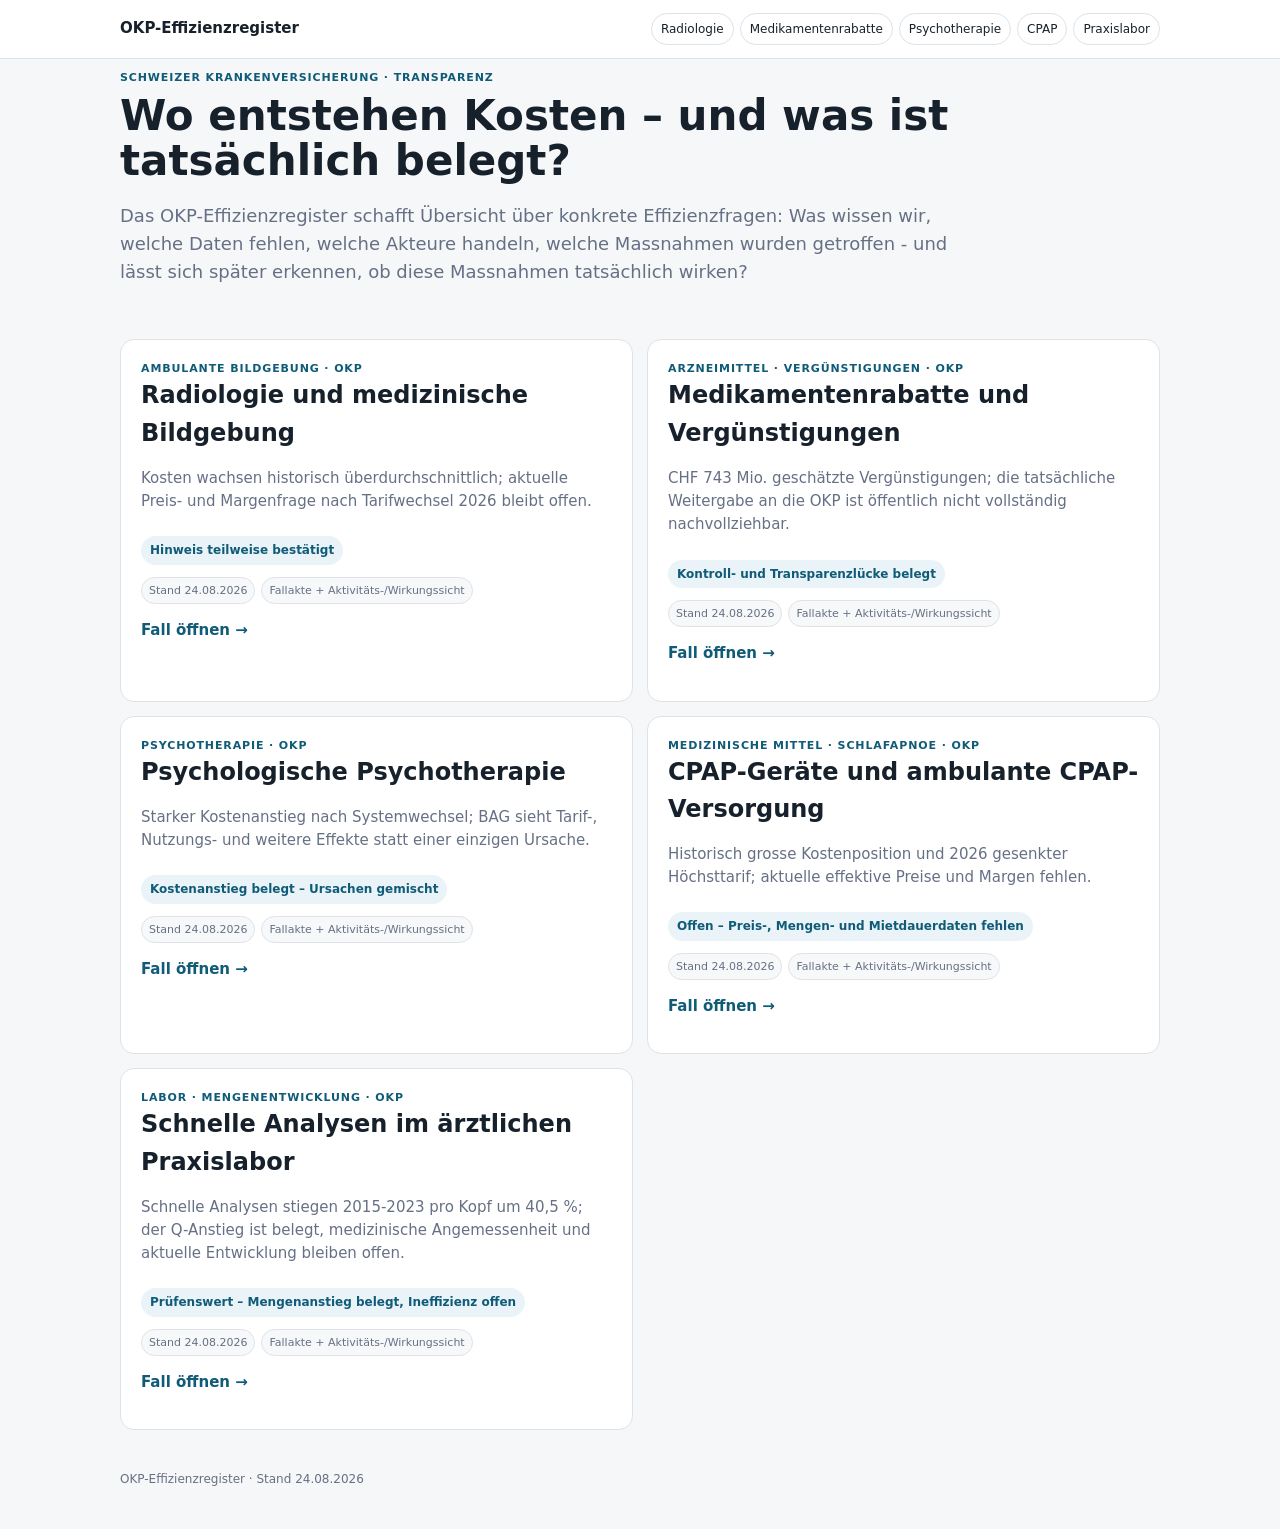
<file: index.html>
<!doctype html><html lang="de"><head><meta charset="utf-8"><meta name="viewport" content="width=device-width,initial-scale=1"><title>OKP-Effizienzregister</title><link rel="stylesheet" href="./styles.css"></head><body><header><div class="wrap header-inner"><a class="brand" href="./">OKP-Effizienzregister</a><nav class="nav"><a href="./radiology/">Radiologie</a><a href="./medikamentenrabatte/">Medikamentenrabatte</a><a href="./psychotherapy/">Psychotherapie</a><a href="./cpap/">CPAP</a><a href="./praxislabor/">Praxislabor</a></nav></div></header><main class="wrap"><section class="hero"><div class="eyebrow">SCHWEIZER KRANKENVERSICHERUNG · TRANSPARENZ</div><h1>Wo entstehen Kosten – und was ist tatsächlich belegt?</h1><p class="lead">Das OKP-Effizienzregister schafft Übersicht über konkrete Effizienzfragen: Was wissen wir, welche Daten fehlen, welche Akteure handeln, welche Massnahmen wurden getroffen - und lässt sich später erkennen, ob diese Massnahmen tatsächlich wirken?</p></section><section class="section"><div class="case-grid"><a class="case-card" href="./radiology/"><div class="eyebrow">AMBULANTE BILDGEBUNG · OKP</div><h2>Radiologie und medizinische Bildgebung</h2><p>Kosten wachsen historisch überdurchschnittlich; aktuelle Preis- und Margenfrage nach Tarifwechsel 2026 bleibt offen.</p><span class="status">Hinweis teilweise bestätigt</span><div class="case-meta"><span>Stand 24.08.2026</span><span>Fallakte + Aktivitäts-/Wirkungssicht</span></div><p class="open">Fall öffnen →</p></a><a class="case-card" href="./medikamentenrabatte/"><div class="eyebrow">ARZNEIMITTEL · VERGÜNSTIGUNGEN · OKP</div><h2>Medikamentenrabatte und Vergünstigungen</h2><p>CHF 743 Mio. geschätzte Vergünstigungen; die tatsächliche Weitergabe an die OKP ist öffentlich nicht vollständig nachvollziehbar.</p><span class="status">Kontroll- und Transparenzlücke belegt</span><div class="case-meta"><span>Stand 24.08.2026</span><span>Fallakte + Aktivitäts-/Wirkungssicht</span></div><p class="open">Fall öffnen →</p></a><a class="case-card" href="./psychotherapy/"><div class="eyebrow">PSYCHOTHERAPIE · OKP</div><h2>Psychologische Psychotherapie</h2><p>Starker Kostenanstieg nach Systemwechsel; BAG sieht Tarif-, Nutzungs- und weitere Effekte statt einer einzigen Ursache.</p><span class="status">Kostenanstieg belegt – Ursachen gemischt</span><div class="case-meta"><span>Stand 24.08.2026</span><span>Fallakte + Aktivitäts-/Wirkungssicht</span></div><p class="open">Fall öffnen →</p></a><a class="case-card" href="./cpap/"><div class="eyebrow">MEDIZINISCHE MITTEL · SCHLAFAPNOE · OKP</div><h2>CPAP-Geräte und ambulante CPAP-Versorgung</h2><p>Historisch grosse Kostenposition und 2026 gesenkter Höchsttarif; aktuelle effektive Preise und Margen fehlen.</p><span class="status">Offen – Preis-, Mengen- und Mietdauerdaten fehlen</span><div class="case-meta"><span>Stand 24.08.2026</span><span>Fallakte + Aktivitäts-/Wirkungssicht</span></div><p class="open">Fall öffnen →</p></a><a class="case-card" href="./praxislabor/"><div class="eyebrow">LABOR · MENGENENTWICKLUNG · OKP</div><h2>Schnelle Analysen im ärztlichen Praxislabor</h2><p>Schnelle Analysen stiegen 2015-2023 pro Kopf um 40,5 %; der Q-Anstieg ist belegt, medizinische Angemessenheit und aktuelle Entwicklung bleiben offen.</p><span class="status">Prüfenswert – Mengenanstieg belegt, Ineffizienz offen</span><div class="case-meta"><span>Stand 24.08.2026</span><span>Fallakte + Aktivitäts-/Wirkungssicht</span></div><p class="open">Fall öffnen →</p></a></div></section></main><footer><div class="wrap">OKP-Effizienzregister · Stand 24.08.2026</div></footer></body></html>
</file>
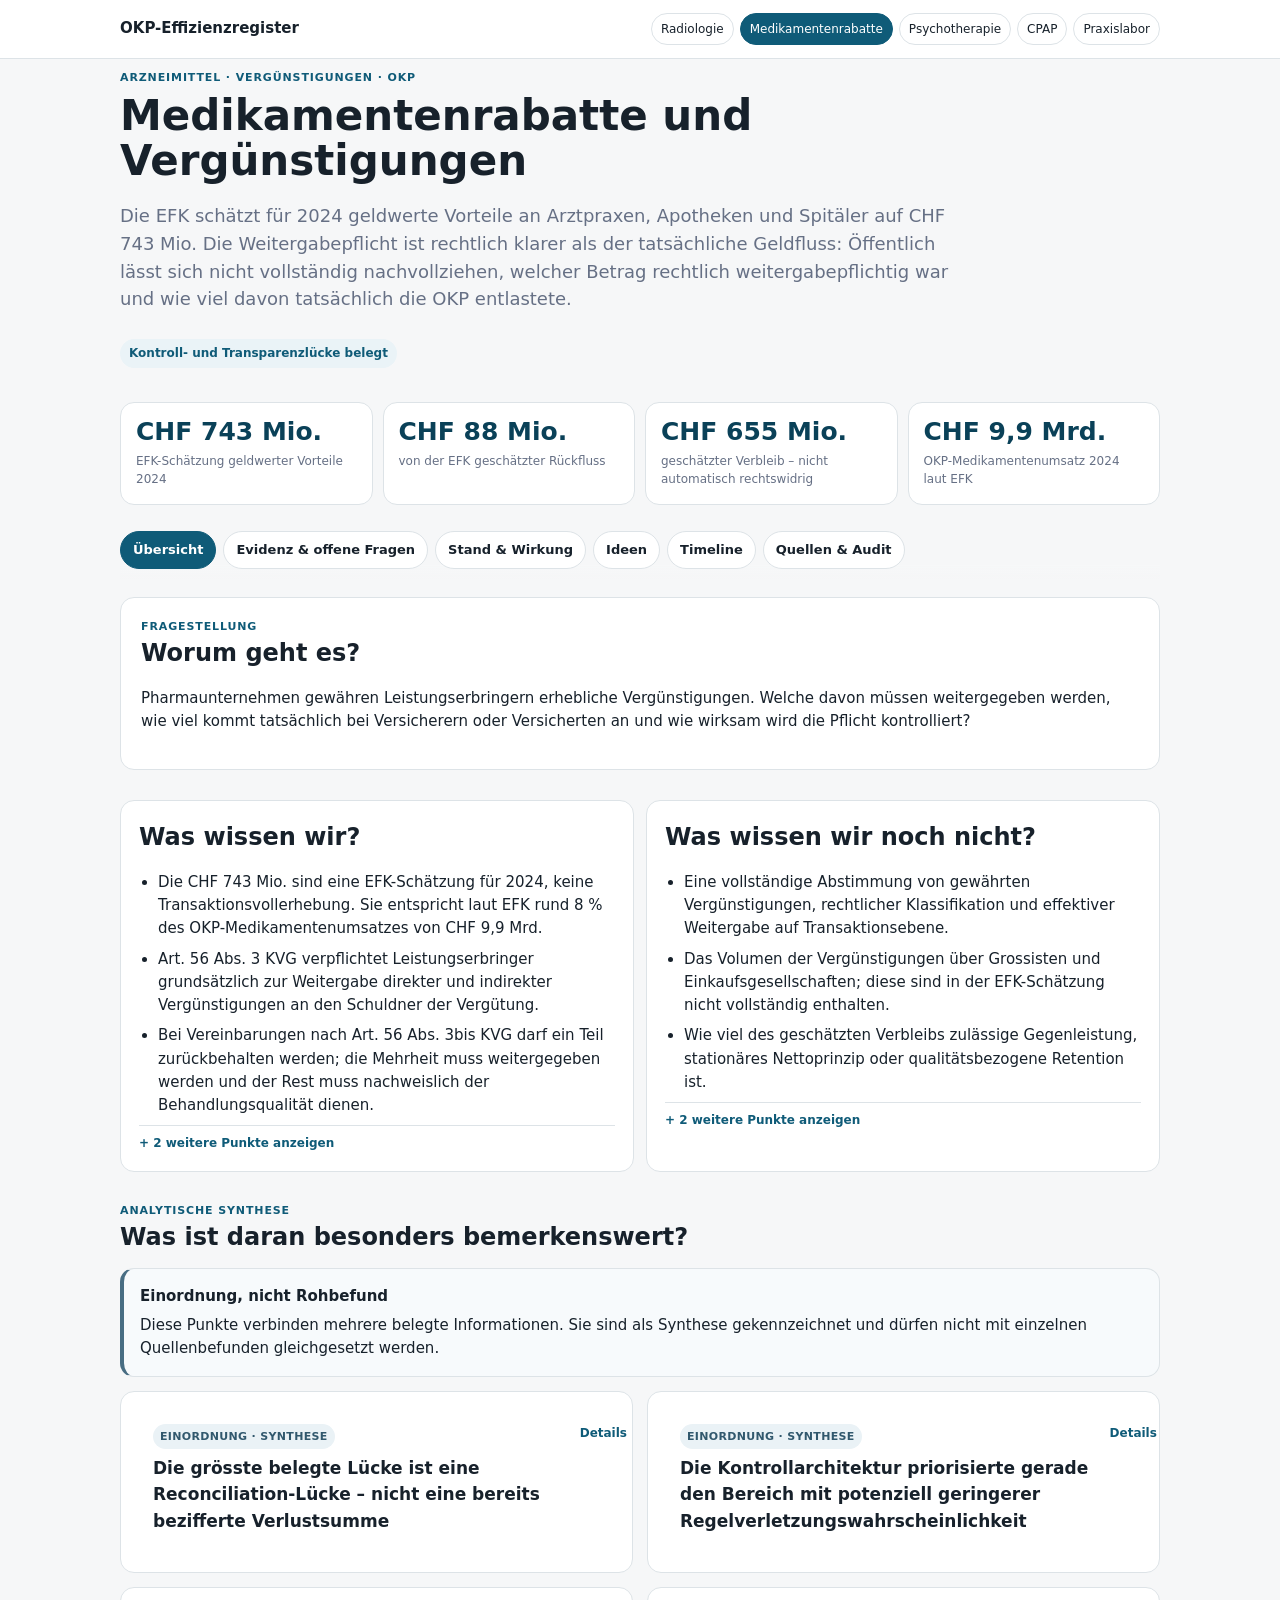
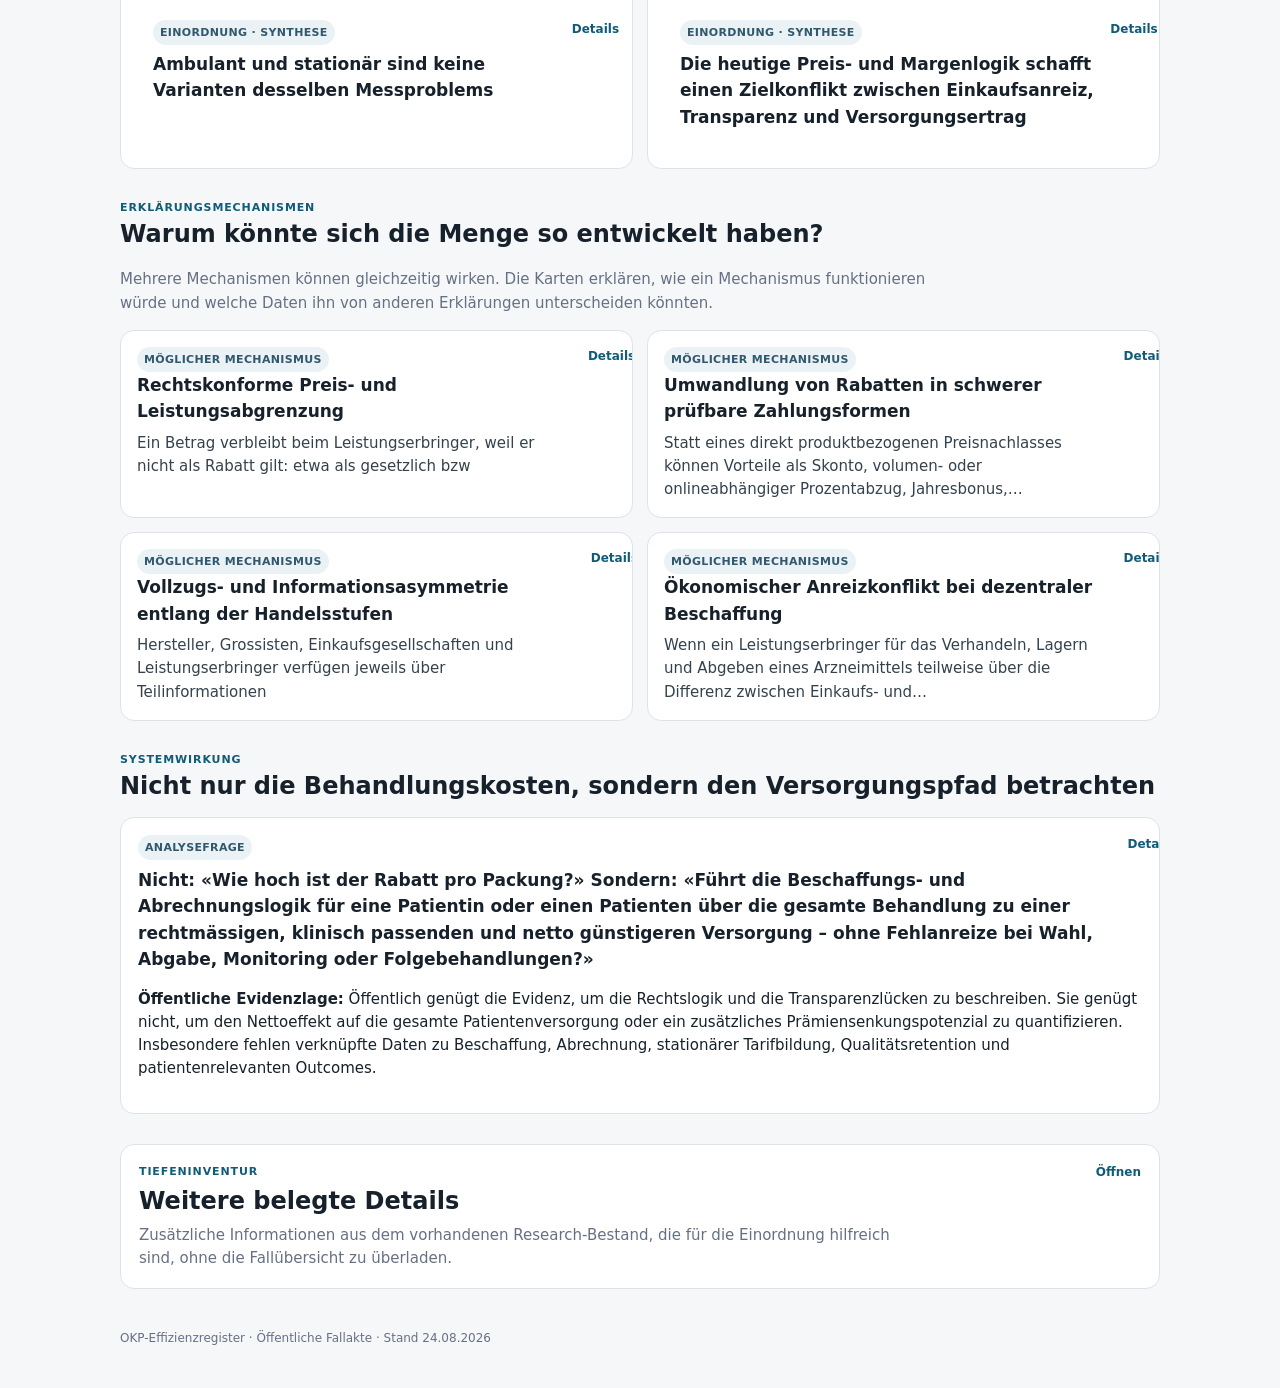
<file: medikamentenrabatte/index.html>
<!doctype html><html lang="de"><head><meta charset="utf-8"><meta name="viewport" content="width=device-width,initial-scale=1"><title>Medikamentenrabatte und Vergünstigungen · OKP-Effizienzregister</title><link rel="stylesheet" href="../styles.css"><style>
.event-sources,.monitor-sources{display:flex;gap:6px;flex-wrap:wrap;margin:6px 0 9px}.source-pill,.monitor-sources a{display:inline-block;font-size:11px;border:1px solid var(--line);border-radius:999px;padding:4px 7px;background:#fff;color:var(--muted);text-decoration:none}.source-link,.monitor-sources a{color:var(--accent)}.monitor-sources{padding-top:8px;border-top:1px solid var(--line)}.monitor-sources b{width:100%;font-size:12px}.raw-audit{margin-top:24px;padding-top:18px;border-top:2px solid var(--line)}.raw-run{border:1px solid var(--line);border-radius:12px;margin:10px 0;background:#fbfcfc;overflow:hidden}.raw-run>summary{cursor:pointer;padding:13px 15px;display:flex;justify-content:space-between;gap:12px}.raw-run>summary span{font-size:12px;color:var(--muted)}.raw-body{padding:0 15px 15px}.raw-note{background:var(--soft);padding:9px 11px;border-radius:8px;margin-bottom:12px;font-size:12px}.raw-body h4{margin:17px 0 5px}.raw-body pre{white-space:pre-wrap;word-break:break-word;max-height:560px;overflow:auto;background:#101820;color:#e8eef2;padding:12px;border-radius:9px;font:12px/1.45 ui-monospace,SFMono-Regular,Consolas,monospace}.copy-btn{border:1px solid var(--line);background:#fff;border-radius:7px;padding:4px 8px;font-size:11px;cursor:pointer}.raw-file{margin-top:14px}.raw-file summary{cursor:pointer;font-weight:700}.cost-plan{background:#fff;border:1px solid var(--line);border-radius:14px;padding:19px}.plan-grid{display:grid;grid-template-columns:1fr 1fr;gap:13px;margin:13px 0}.plan-grid p{margin:4px 0}.plan-chip{display:inline-block;font-size:11px;padding:4px 7px;border-radius:999px;background:#eef2f4;margin:2px 4px 2px 0}.activity-row[data-added="true"]{background:#fcfdfd}.deep-detail{grid-column:1/-1;padding-top:10px;border-top:1px dashed var(--line)}.deep-detail b{display:block}.counter-card{background:#fff;border:1px solid var(--line);border-left:4px solid #9d7a38;border-radius:14px;overflow:hidden}.counter-card>summary{cursor:pointer;display:flex;justify-content:space-between;gap:12px;padding:17px;list-style:none}.counter-card>summary::-webkit-details-marker{display:none}.counter-card>summary p{margin:4px 0 0;color:#34424d}.counter-body{padding:14px 17px;border-top:1px solid var(--line);display:grid;grid-template-columns:1fr 1fr;gap:12px}.counter-body p{margin:4px 0}.counter-sources{grid-column:1/-1}.counter-sources a{display:block;margin:5px 0;overflow-wrap:anywhere}@media(max-width:760px){.raw-run>summary{display:block}.raw-run>summary span{display:block;margin-top:4px}.plan-grid,.counter-body{grid-template-columns:1fr}.raw-body pre{max-height:420px}}
</style><style>
.analysis-intro{border:1px solid var(--line);border-left:4px solid #486d83;background:#f7fafc;border-radius:14px;padding:16px;margin-bottom:14px}.analysis-intro strong{display:block;margin-bottom:5px}.synthesis-grid,.mechanism-grid,.stakeholder-grid,.process-grid,.need-grid{display:grid;grid-template-columns:1fr 1fr;gap:14px}.synthesis-card,.mechanism-card,.stakeholder-card,.process-card,.patient-path-card,.need-card{border:1px solid var(--line);border-radius:14px;background:#fff;overflow:hidden}.synthesis-card,.need-card{padding:16px}.synthesis-card h3,.need-card h3{margin:6px 0}.analysis-badge{display:inline-block;font-size:11px;font-weight:700;letter-spacing:.03em;text-transform:uppercase;border-radius:999px;padding:4px 7px;background:#eaf2f6;color:#31586d}.need-badge{background:#eef5ec;color:#446547}.mechanism-card>summary,.stakeholder-card>summary,.process-card>summary{cursor:pointer;list-style:none;padding:16px;display:flex;justify-content:space-between;gap:14px}.mechanism-card>summary::-webkit-details-marker,.stakeholder-card>summary::-webkit-details-marker,.process-card>summary::-webkit-details-marker{display:none}.analysis-body{border-top:1px solid var(--line);padding:14px 16px;display:grid;grid-template-columns:1fr 1fr;gap:12px}.analysis-body>div{min-width:0}.analysis-body b{display:block;margin-bottom:4px}.analysis-body p{margin:0}.analysis-full{grid-column:1/-1}.analysis-sources{grid-column:1/-1;border-top:1px solid var(--line);padding-top:9px}.analysis-sources a{display:block;margin-top:5px;overflow-wrap:anywhere}.patient-path-card{padding:17px}.path-cols{display:grid;grid-template-columns:1fr 1fr;gap:14px;margin-top:12px}.path-cols ul{margin:5px 0 0;padding-left:18px}.current-state-head{border:1px solid var(--line);border-left:4px solid #4d775f;border-radius:14px;background:#f8fbf8;padding:17px;margin-bottom:14px}.current-state-head h3{margin:5px 0}.stakeholder-note{font-size:12px;color:var(--muted);margin-top:4px}.need-assessment{border:1px solid var(--line);border-left:4px solid #6e8060;background:#fafcf8;border-radius:14px;padding:16px;margin-top:14px}.need-meta{display:grid;grid-template-columns:1fr 1fr;gap:14px;margin-top:14px}.need-meta article{border:1px solid var(--line);border-radius:14px;background:#fff;padding:15px}.need-meta ul{margin:7px 0 0;padding-left:18px}@media(max-width:760px){.synthesis-grid,.mechanism-grid,.stakeholder-grid,.process-grid,.need-grid,.analysis-body,.path-cols,.need-meta{grid-template-columns:1fr}.analysis-full,.analysis-sources{grid-column:auto}}
</style><style>.deep-inventory-panel{background:#fff;border:1px solid var(--line);border-radius:14px;overflow:hidden}.deep-inventory-panel>summary{cursor:pointer;display:flex;justify-content:space-between;gap:14px;padding:18px;list-style:none}.deep-inventory-panel>summary::-webkit-details-marker{display:none}.deep-inventory-panel>summary h2{margin:3px 0 4px}.deep-inventory-panel>summary p{margin:0;color:var(--muted);max-width:760px}.deep-inventory-grid{padding:0 18px 18px;display:grid;grid-template-columns:1fr 1fr;gap:12px}.deep-inventory-card{border:1px solid var(--line);border-radius:11px;background:#fbfcfc;overflow:hidden}.deep-inventory-card>summary{cursor:pointer;padding:14px;display:flex;justify-content:space-between;gap:10px;list-style:none}.deep-inventory-card>summary::-webkit-details-marker{display:none}.deep-inventory-card>summary h3{margin:4px 0}.deep-inventory-card>summary p{margin:0;color:#34424d}.deep-inventory-body{border-top:1px solid var(--line);padding:13px 14px;display:grid;grid-template-columns:1fr 1fr;gap:12px}.deep-inventory-body p{margin:3px 0}.deep-inventory-body .wide{grid-column:1/-1}.deep-inventory-sources a{display:block;margin:5px 0;overflow-wrap:anywhere}@media(max-width:760px){.deep-inventory-panel>summary{padding:15px}.deep-inventory-grid{grid-template-columns:1fr;padding:0 14px 14px}.deep-inventory-body{grid-template-columns:1fr}.deep-inventory-body .wide{grid-column:auto}}</style><style>
.ideas-intro{border:1px solid var(--line);border-left:4px solid #725a9b;background:#faf8fd;border-radius:14px;padding:17px;margin-bottom:16px}.ideas-intro strong{display:block;margin-bottom:5px}.idea-grid{display:grid;grid-template-columns:1fr 1fr;gap:14px}.idea-card{border:1px solid var(--line);border-radius:14px;background:#fff;overflow:hidden}.idea-card>summary{cursor:pointer;list-style:none;padding:17px;display:flex;justify-content:space-between;gap:14px}.idea-card>summary::-webkit-details-marker{display:none}.idea-card h3{margin:7px 0 5px}.idea-card p{margin:0;color:#34424d}.idea-badge{display:inline-block;font-size:11px;font-weight:700;letter-spacing:.03em;text-transform:uppercase;border-radius:999px;padding:4px 7px;background:#f2edf9;color:#5b437e}.idea-body{border-top:1px solid var(--line);padding:15px 17px;display:grid;grid-template-columns:1fr 1fr;gap:13px}.idea-body>div{min-width:0}.idea-body b{display:block;margin-bottom:4px}.idea-body p{margin:0}.idea-basis{grid-column:1/-1}.idea-basis ul{margin:5px 0 0;padding-left:18px}.idea-sources{grid-column:1/-1;padding-top:9px;border-top:1px solid var(--line)}.idea-sources a{display:block;margin-top:5px;overflow-wrap:anywhere}@media(max-width:760px){.idea-grid,.idea-body{grid-template-columns:1fr}.idea-basis,.idea-sources{grid-column:auto}}
</style><style>
.more-items{margin-top:8px;border-top:1px solid var(--line);padding-top:8px}.more-items>summary{cursor:pointer;font-size:12px;font-weight:700;color:var(--accent);list-style:none}.more-items>summary::-webkit-details-marker{display:none}.more-items ul{margin-top:8px}.archive-block{border:1px solid var(--line);border-radius:14px;background:#fff;overflow:hidden;margin:14px 0}.archive-block>summary{cursor:pointer;list-style:none;padding:15px 17px;font-weight:700;display:flex;justify-content:space-between;gap:12px}.archive-block>summary::-webkit-details-marker{display:none}.archive-body{padding:0 17px 17px}.reader-note{font-size:12px;color:var(--muted);margin:5px 0 0}.timeline-fold{border:1px solid var(--line);border-radius:14px;background:#fff;overflow:hidden}.timeline-fold>summary{cursor:pointer;list-style:none;padding:15px 17px;font-weight:700}.timeline-fold>summary::-webkit-details-marker{display:none}.timeline-fold .section{margin:0;padding:17px}.synthesis-card>summary{cursor:pointer;list-style:none;padding:16px;display:flex;justify-content:space-between;gap:14px}.synthesis-card>summary::-webkit-details-marker{display:none}.synthesis-card .analysis-body{display:block}.synthesis-card .analysis-body>p{margin-top:0}.mechanism-teaser{color:#34424d;margin:5px 0 0}.patient-path-card>summary{cursor:pointer;list-style:none}.patient-path-card>summary::-webkit-details-marker{display:none}.patient-path-summary{display:flex;justify-content:space-between;gap:12px}.patient-path-summary h3{margin:7px 0 0}.patient-path-detail{margin-top:14px;border-top:1px solid var(--line);padding-top:14px}@media(max-width:760px){.reader-note{font-size:11px}.mechanism-teaser{font-size:13px}}
</style><style>
.public-action{margin:0 0 18px}.public-action-head{border:1px solid var(--line);border-left:4px solid #4d775f;border-radius:14px;background:#f8fbf8;padding:17px;margin-bottom:12px}.public-action-head h2{margin:5px 0}.public-action-head p{margin:7px 0 0}.public-action-grid{display:grid;grid-template-columns:1fr 1fr;gap:12px}.public-action-card{border:1px solid var(--line);border-radius:13px;background:#fff;padding:15px}.public-action-card .when{font-size:11px;font-weight:700;letter-spacing:.03em;text-transform:uppercase;color:var(--muted)}.public-action-card h3{margin:6px 0}.public-action-card p{margin:0 0 8px}.public-action-card a{font-size:12px}.public-action-status{display:inline-block;font-size:11px;font-weight:700;border-radius:999px;padding:4px 7px;background:#edf4ef;color:#3e654d;margin-top:4px}.public-action-status.open{background:#f7f1e7;color:#805f2e}@media(max-width:760px){.public-action-grid{grid-template-columns:1fr}}
</style><style>
.timeline-rich-intro{border:1px solid var(--line);border-left:4px solid #5c6f82;border-radius:14px;background:#f8fafc;padding:17px;margin-bottom:15px}.timeline-rich-intro h2{margin:5px 0}.timeline-rich-intro p{margin:6px 0 0}.timeline-rich{display:grid;gap:11px}.timeline-rich-row{display:grid;grid-template-columns:125px 1fr;gap:14px;border:1px solid var(--line);border-radius:13px;background:#fff;padding:14px}.timeline-rich-date{font-size:12px;font-weight:700;color:var(--muted)}.timeline-rich-meta{display:flex;gap:6px;flex-wrap:wrap;margin-bottom:5px}.timeline-kind,.timeline-actor{display:inline-block;font-size:11px;border-radius:999px;padding:4px 7px;background:#eef2f4}.timeline-kind{font-weight:700}.timeline-rich-row h3{margin:5px 0}.timeline-rich-row p{margin:0 0 7px}.timeline-rich-status{font-size:11px;font-weight:700}.timeline-rich-sources a{font-size:12px;display:inline-block;margin:5px 10px 0 0}.activity-whos-acting{border:1px solid var(--line);border-radius:14px;background:#fff;padding:16px;margin:0 0 16px}.activity-whos-acting h3{margin:4px 0 8px}.activity-whos-acting .actor-chip{margin:2px 4px 2px 0}@media(max-width:760px){.timeline-rich-row{grid-template-columns:1fr;gap:5px}}
</style></head><body><header><div class="wrap header-inner"><a class="brand" href="../">OKP-Effizienzregister</a><nav class="nav"><a href="../radiology/">Radiologie</a><a class="active" href="../medikamentenrabatte/">Medikamentenrabatte</a><a href="../psychotherapy/">Psychotherapie</a><a href="../cpap/">CPAP</a><a href="../praxislabor/">Praxislabor</a></nav></div></header><main class="wrap"><section class="hero"><div class="eyebrow">ARZNEIMITTEL · VERGÜNSTIGUNGEN · OKP</div><h1>Medikamentenrabatte und Vergünstigungen</h1><p class="lead">Die EFK schätzt für 2024 geldwerte Vorteile an Arztpraxen, Apotheken und Spitäler auf CHF 743 Mio. Die Weitergabepflicht ist rechtlich klarer als der tatsächliche Geldfluss: Öffentlich lässt sich nicht vollständig nachvollziehen, welcher Betrag rechtlich weitergabepflichtig war und wie viel davon tatsächlich die OKP entlastete.</p><span class="status">Kontroll- und Transparenzlücke belegt</span></section><div class="metrics"><article class="metric"><b>CHF 743 Mio.</b><span>EFK-Schätzung geldwerter Vorteile 2024</span></article><article class="metric"><b>CHF 88 Mio.</b><span>von der EFK geschätzter Rückfluss</span></article><article class="metric"><b>CHF 655 Mio.</b><span>geschätzter Verbleib – nicht automatisch rechtswidrig</span></article><article class="metric"><b>CHF 9,9 Mrd.</b><span>OKP-Medikamentenumsatz 2024 laut EFK</span></article></div><nav class="case-tabs" aria-label="Fallbereiche"><button class="tab-btn active" data-tab="overview">Übersicht</button><button class="tab-btn" data-tab="transparency">Evidenz &amp; offene Fragen</button><button class="tab-btn" data-tab="activity">Stand &amp; Wirkung</button><button class="tab-btn" data-tab="ideas">Ideen</button><button class="tab-btn" data-tab="timeline">Timeline</button><button class="tab-btn" data-tab="audit">Quellen & Audit</button></nav><section class="tab-panel active" data-panel="overview"><section class="section"><article class="panel"><div class="eyebrow">FRAGESTELLUNG</div><h2>Worum geht es?</h2><p>Pharmaunternehmen gewähren Leistungserbringern erhebliche Vergünstigungen. Welche davon müssen weitergegeben werden, wie viel kommt tatsächlich bei Versicherern oder Versicherten an und wie wirksam wird die Pflicht kontrolliert?</p></article></section><section class="section two-col"><article class="list-card"><h2>Was wissen wir?</h2><ul><li>Die CHF 743 Mio. sind eine EFK-Schätzung für 2024, keine Transaktionsvollerhebung. Sie entspricht laut EFK rund 8 % des OKP-Medikamentenumsatzes von CHF 9,9 Mrd.</li><li>Art. 56 Abs. 3 KVG verpflichtet Leistungserbringer grundsätzlich zur Weitergabe direkter und indirekter Vergünstigungen an den Schuldner der Vergütung.</li><li>Bei Vereinbarungen nach Art. 56 Abs. 3bis KVG darf ein Teil zurückbehalten werden; die Mehrheit muss weitergegeben werden und der Rest muss nachweislich der Behandlungsqualität dienen.</li></ul><details class="more-items"><summary>+ 2 weitere Punkte anzeigen</summary><ul><li>Die EFK schätzt einen Rückfluss von CHF 88 Mio. und einen Verbleib von CHF 655 Mio. bei Leistungserbringern. Dieser Rest ist nicht vollständig rechtlich klassifiziert und daher keine nachgewiesene Verlust- oder Betrugssumme.</li><li>Die EFK stellte für ihren Prüfzeitraum deutliche Daten- und Vollzugslücken bei der Aufsicht fest. Das belegt ein Kontrollrisiko, nicht eine schweizweite rechtswidrige Einbehaltung von CHF 655 Mio.</li></ul></details></article><article class="list-card"><h2>Was wissen wir noch nicht?</h2><ul><li>Eine vollständige Abstimmung von gewährten Vergünstigungen, rechtlicher Klassifikation und effektiver Weitergabe auf Transaktionsebene.</li><li>Das Volumen der Vergünstigungen über Grossisten und Einkaufsgesellschaften; diese sind in der EFK-Schätzung nicht vollständig enthalten.</li><li>Wie viel des geschätzten Verbleibs zulässige Gegenleistung, stationäres Nettoprinzip oder qualitätsbezogene Retention ist.</li></ul><details class="more-items"><summary>+ 2 weitere Punkte anzeigen</summary><ul><li>Eine aktuelle nationale Übersicht über BAG-Kontrollen, Verfügungen, Sanktionen und Rückforderungen nach dem EFK-Prüfzeitraum.</li><li>Ein belastbares zusätzliches Prämiensenkungspotenzial.</li></ul></details></article></section><section class="section analysis-layer"><div class="eyebrow">ANALYTISCHE SYNTHESE</div><h2>Was ist daran besonders bemerkenswert?</h2><div class="analysis-intro"><strong>Einordnung, nicht Rohbefund</strong>Diese Punkte verbinden mehrere belegte Informationen. Sie sind als Synthese gekennzeichnet und dürfen nicht mit einzelnen Quellenbefunden gleichgesetzt werden.</div><div class="synthesis-grid"><details class="synthesis-card"><summary><div><span class="analysis-badge">Einordnung · Synthese</span><h3>Die grösste belegte Lücke ist eine Reconciliation-Lücke – nicht eine bereits bezifferte Verlustsumme</h3></div><span class="expand">Details</span></summary><div class="analysis-body"><p>Die Kombination aus einer klaren Weitergabepflicht, einer EFK-Schätzung von CHF 743 Mio. Bruttovorteilen für 2024 und nur CHF 88 Mio. geschätztem Rückfluss ist hoch relevant. Sie belegt jedoch primär, dass die Schweiz öffentlich keine durchgängige Abstimmung von Vorteil, Rechtsgrund, zulässiger Retention, Tarifberücksichtigung und tatsächlicher Weitergabe besitzt. Der Differenzbetrag von CHF 655 Mio. ist deshalb ein Transparenz- und Vollzugssignal, aber kein nachgewiesener rechtswidriger Verlust der OKP.</p><p class="stakeholder-note"><b>Grenze:</b> Die rechtliche Einordnung hängt bei einzelnen Zahlungsmodellen von Vertrag, tatsächlicher Gegenleistung und konkreter Buchung ab. Öffentliche Daten ersetzen diese Einzelfallprüfung nicht.</p><div class="analysis-sources"><b>Quellen</b><a href="https://www.efk.admin.ch/wp-content/uploads/publikationen/berichte/bildung_und_soziales/gesundheit/25604/25604be-bag-vergunstigungen-bei-der-medikamentenabgabe-v04-pdf.pdf" target="_blank" rel="noopener noreferrer">EFK-25604: Vergünstigungen bei der Medikamentenabgabe ↗</a><a href="https://www.bag.admin.ch/de/faq-im-bereich-itw" target="_blank" rel="noopener noreferrer">BAG: FAQ im Bereich ITW ↗</a></div></div></details><details class="synthesis-card"><summary><div><span class="analysis-badge">Einordnung · Synthese</span><h3>Die Kontrollarchitektur priorisierte gerade den Bereich mit potenziell geringerer Regelverletzungswahrscheinlichkeit</h3></div><span class="expand">Details</span></summary><div class="analysis-body"><p>Bis zum EFK-Prüfstand kontrollierte das BAG vor allem Leistungserbringer mit Vereinbarungen zur teilweisen Weitergabe nach Art. 56 Abs. 3bis KVG. Bei diesen existieren wenigstens ein Vertragsrahmen und Berichtspflichten. Die EFK identifizierte demgegenüber Leistungserbringer ohne Vereinbarung als besonders wichtig für Kontrollen, weil dort grundsätzlich vollständige Weitergabe gilt. Die EDI-Vorsteherin akzeptierte die eskalierte EFK-Empfehlung, diese Gruppe künftig zu kontrollieren.</p><p class="stakeholder-note"><b>Grenze:</b> Die Akzeptanz durch die EDI-Leitung ist ein Umsetzungsauftrag, kein Nachweis, dass risikobasierte Kontrollen ausserhalb der Vereinbarungen bis zum 25.08.2026 bereits durchgeführt wurden.</p><div class="analysis-sources"><b>Quellen</b><a href="https://www.efk.admin.ch/wp-content/uploads/publikationen/berichte/bildung_und_soziales/gesundheit/25604/25604be-bag-vergunstigungen-bei-der-medikamentenabgabe-v04-pdf.pdf" target="_blank" rel="noopener noreferrer">EFK-25604, Empfehlungen 5 und 6 samt Stellungnahmen BAG und EDI ↗</a><a href="https://www.bag.admin.ch/de/integritaet-transparenz-und-weitergabepflicht-itw" target="_blank" rel="noopener noreferrer">BAG: Integrität, Transparenz und Weitergabepflicht ↗</a></div></div></details><details class="synthesis-card"><summary><div><span class="analysis-badge">Einordnung · Synthese</span><h3>Ambulant und stationär sind keine Varianten desselben Messproblems</h3></div><span class="expand">Details</span></summary><div class="analysis-body"><p>Eine nationale Weitergabequote würde zwei unterschiedliche Übertragungswege vermischen: Im ambulanten Bereich soll der Vorteil grundsätzlich fall- bzw. rechnungsbezogen an Versicherer oder Versicherte gelangen. Im stationären Bereich kann ein Einkaufsvorteil rechtmässig bereits in tieferen Tarifkosten enthalten sein. Damit ist eine fehlende Rabattzeile auf einer Patientenrechnung stationär weder ein Beleg für noch gegen eine OKP-Entlastung.</p><p class="stakeholder-note"><b>Grenze:</b> Ob ein einzelnes Spital einen konkreten Vorteil tatsächlich und zeitgerecht in niedrigeren Tarifen berücksichtigt hat, lässt sich öffentlich nicht beurteilen; dafür wären Kostenrechnung und Tarifunterlagen erforderlich.</p><div class="analysis-sources"><b>Quellen</b><a href="https://www.bag.admin.ch/de/faq-im-bereich-itw" target="_blank" rel="noopener noreferrer">BAG: FAQ im Bereich ITW ↗</a><a href="https://www.efk.admin.ch/wp-content/uploads/publikationen/berichte/bildung_und_soziales/gesundheit/25604/25604be-bag-vergunstigungen-bei-der-medikamentenabgabe-v04-pdf.pdf" target="_blank" rel="noopener noreferrer">EFK-25604: quantitative Analyse und Aufsicht ↗</a></div></div></details><details class="synthesis-card"><summary><div><span class="analysis-badge">Einordnung · Synthese</span><h3>Die heutige Preis- und Margenlogik schafft einen Zielkonflikt zwischen Einkaufsanreiz, Transparenz und Versorgungsertrag</h3></div><span class="expand">Details</span></summary><div class="analysis-body"><p>Der Fall betrifft nicht allein Compliance. Wenn Leistungserbringer den Aufwand für Einkauf, Lagerung, Logistik und Beratungsleistungen teils über Vertriebsanteile, teils über Konditionen oder Gegenleistungen decken, entstehen Abgrenzungsstreitigkeiten. Eine striktere Durchsetzung kann die OKP entlasten, könnte aber zugleich sichtbar machen, ob tarifierte Leistungen oder Vertriebsanteile die realen Vorhaltekosten ausreichend und neutral abgelten. Deshalb ist eine reine Rabattquote kein vollständiger Effizienzindikator.</p><p class="stakeholder-note"><b>Grenze:</b> Es liegen keine öffentlichen, vergleichbaren Kostenrechnungen vor, die nachweisen würden, welcher Anteil konkreter Konditionen notwendige Leistungen finanziert oder welche Nettoentlastung verschiedene Vergütungsmodelle im Gesamtsystem auslösen.</p><div class="analysis-sources"><b>Quellen</b><a href="https://www.bag.admin.ch/de/faq-im-bereich-itw" target="_blank" rel="noopener noreferrer">BAG: FAQ im Bereich ITW ↗</a><a href="https://www.efk.admin.ch/wp-content/uploads/publikationen/berichte/bildung_und_soziales/gesundheit/25604/25604be-bag-vergunstigungen-bei-der-medikamentenabgabe-v04-pdf.pdf" target="_blank" rel="noopener noreferrer">EFK-25604: Kapitel 2.3 ↗</a><a href="https://pharmasuisse.org/de/handlungsfelder/tarife-und-preise/vertriebsanteil" target="_blank" rel="noopener noreferrer">pharmaSuisse: Neuer Vertriebsanteil ↗</a></div></div></details></div></section><section class="section analysis-layer"><div class="eyebrow">ERKLÄRUNGSMECHANISMEN</div><h2>Warum könnte sich die Menge so entwickelt haben?</h2><p class="section-lead">Mehrere Mechanismen können gleichzeitig wirken. Die Karten erklären, wie ein Mechanismus funktionieren würde und welche Daten ihn von anderen Erklärungen unterscheiden könnten.</p><div class="mechanism-grid"><details class="mechanism-card"><summary><div><span class="analysis-badge">Möglicher Mechanismus</span><h3>Rechtskonforme Preis- und Leistungsabgrenzung</h3><p class="mechanism-teaser">Ein Betrag verbleibt beim Leistungserbringer, weil er nicht als Rabatt gilt: etwa als gesetzlich bzw</p></div><span class="expand">Details</span></summary><div class="analysis-body"><div class="analysis-full"><b>Mechanismus</b><p>Ein Betrag verbleibt beim Leistungserbringer, weil er nicht als Rabatt gilt: etwa als gesetzlich bzw. tariflich vorgesehener Vertriebsanteil, als Abgeltung einer nachweislich gleichwertigen Logistik- oder Lagerleistung oder – im stationären Bereich – als bereits in niedrigere Tarifkosten eingerechnete Nettokondition. In diesen Fällen würde eine zusätzliche Rechnungsreduktion zu einer Doppelanrechnung führen.</p></div><div><b>Warum plausibel?</b><p>Das Recht unterscheidet ausdrücklich zwischen weitergabepflichtigen Vergünstigungen, gleichwertigen Gegenleistungen und stationär tariflich berücksichtigten Nettokosten.</p></div><div><b>Wie unterscheiden?</b><p>Vertrag, Leistungsnachweis, Kosten- bzw. Marktwertvergleich und Buchungskette müssten je Zahlungsmodell zeigen, ob die Gegenleistung tatsächlich erbracht, nicht anderweitig vergütet und wertmässig angemessen war.</p></div><div><b>Evidenz dafür</b><ul><li>BAG-FAQ nennt Logistikaufwand, Lagerkosten und Lagerrisiko als mögliche Gegenleistungen.</li><li>Das BAG erläutert für stationäre Spitäler das Nettoprinzip.</li><li>Die EFK weist auf den Vertriebsanteil als Abgeltung logistischer Kosten hin.</li></ul></div><div><b>Qualifikation / Gegen-Evidenz</b><ul><li>Die Ausnahme ist kein Freipass: Die tatsächliche Gegenleistung muss gleichwertig sein; Selbstleistungen, gesetzliche Pflichten und bereits tariflich vergütete Leistungen dürfen nicht nochmals abgegolten werden.</li><li>Die EFK und das BAG beurteilen prozentuale Bestell-, Mengen- oder ähnliche Abzüge zumindest teilweise nicht als gleichwertige Gegenleistungen.</li><li>Die öffentliche Evidenz erlaubt keine Quantifizierung, welcher Anteil des geschätzten Restbetrags tatsächlich in diese Kategorie fällt.</li></ul></div><div class="analysis-sources"><b>Quellen</b><a href="https://www.bag.admin.ch/de/faq-im-bereich-itw" target="_blank" rel="noopener noreferrer">BAG: FAQ im Bereich ITW ↗</a><a href="https://www.efk.admin.ch/wp-content/uploads/publikationen/berichte/bildung_und_soziales/gesundheit/25604/25604be-bag-vergunstigungen-bei-der-medikamentenabgabe-v04-pdf.pdf" target="_blank" rel="noopener noreferrer">EFK-25604 ↗</a></div></div></details><details class="mechanism-card"><summary><div><span class="analysis-badge">Möglicher Mechanismus</span><h3>Umwandlung von Rabatten in schwerer prüfbare Zahlungsformen</h3><p class="mechanism-teaser">Statt eines direkt produktbezogenen Preisnachlasses können Vorteile als Skonto, volumen- oder onlineabhängiger Prozentabzug, Jahresbonus,…</p></div><span class="expand">Details</span></summary><div class="analysis-body"><div class="analysis-full"><b>Mechanismus</b><p>Statt eines direkt produktbezogenen Preisnachlasses können Vorteile als Skonto, volumen- oder onlineabhängiger Prozentabzug, Jahresbonus, Werbeleistung, Infrastrukturbeitrag oder andere Sach- und Dienstleistungen ausgestaltet werden. Dadurch wird die Verbindung zwischen konkretem OKP-Arzneimittel, empfangenem Vorteil und weiterzugebendem Betrag buchhalterisch und rechtlich schwerer herstellbar.</p></div><div><b>Warum plausibel?</b><p>Die EFK beschreibt einen Trend von klassischen weitergabepflichtigen Rabatten zu anderen Formen geldwerter Vorteile und identifiziert Kategorien, deren Qualifikation umstritten ist.</p></div><div><b>Wie unterscheiden?</b><p>Erforderlich wäre eine standardisierte wirtschaftliche Betrachtung: Begünstigter, Bezug zu Produkt/Volumen, dokumentierte Gegenleistung, Marktwert, bereits bestehende Tarifvergütung sowie Zuordnung zu OKP-Fällen.</p></div><div><b>Evidenz dafür</b><ul><li>Die EFK schätzt CHF 266 Mio. rabattähnliche Prozentabzüge, die sie als weitergabepflichtig beurteilt.</li><li>Die EFK schätzt jährlich CHF 98 Mio. Herstellerzahlungen für Werbemassnahmen an Arztpraxen und Apotheken und bewertet diese zusammen mit dem BAG teilweise als unangemessen.</li><li>Das Aufsichtskonzept, auf das die EFK Bezug nimmt, nennt das Risiko einer Konversion in etwa Software, Praxiseinrichtungen oder Dividenden.</li></ul></div><div><b>Qualifikation / Gegen-Evidenz</b><ul><li>Ein anderer Zahlungsname beweist keinen Verstoss: Forschung, Fortbildung oder echte Gegenleistungen können unter Voraussetzungen zulässig sein.</li><li>Die EFK-Schätzungen sind nicht transaktionsbasiert und die Branchenposition ist, dass grosse Teile nicht weitergabepflichtige Vorteile seien.</li></ul></div><div class="analysis-sources"><b>Quellen</b><a href="https://www.efk.admin.ch/wp-content/uploads/publikationen/berichte/bildung_und_soziales/gesundheit/25604/25604be-bag-vergunstigungen-bei-der-medikamentenabgabe-v04-pdf.pdf" target="_blank" rel="noopener noreferrer">EFK-25604: Kapitel 2 und 2.3 ↗</a><a href="https://www.bag.admin.ch/de/faq-im-bereich-itw" target="_blank" rel="noopener noreferrer">BAG: FAQ im Bereich ITW ↗</a></div></div></details><details class="mechanism-card"><summary><div><span class="analysis-badge">Möglicher Mechanismus</span><h3>Vollzugs- und Informationsasymmetrie entlang der Handelsstufen</h3><p class="mechanism-teaser">Hersteller, Grossisten, Einkaufsgesellschaften und Leistungserbringer verfügen jeweils über Teilinformationen</p></div><span class="expand">Details</span></summary><div class="analysis-body"><div class="analysis-full"><b>Mechanismus</b><p>Hersteller, Grossisten, Einkaufsgesellschaften und Leistungserbringer verfügen jeweils über Teilinformationen. Ohne verknüpfte Einkaufs-, Gutschrift-, Vertrags-, Abrechnungs- und Tarifdaten kann die Aufsicht vor allem auf Hinweise und begrenzte Einzelfallprüfungen reagieren. Nicht gemeldete oder indirekte Vorteile bleiben schwer sichtbar; ein risikobasiertes Kontrollmodell erhält zu wenig Signale für die Auswahl der Fälle.</p></div><div><b>Warum plausibel?</b><p>Die Transparenzpflicht erfasst nicht lückenlos alle Handelsstufen. Die EFK beschreibt fehlende Grossistendaten, begrenzte Nutzung von Tarifdaten und zunächst auf Vertragsteilnehmende konzentrierte Weitergabekontrollen.</p></div><div><b>Wie unterscheiden?</b><p>Ein Pilot mit transaktionsbezogener Stichprobe über Hersteller/Grossist/Leistungserbringer bis Rechnung bzw. Tarifkostenrechnung könnte messen, wie viele relevante Vorteile das heutige System ohne Hinweis erkennt und wie hoch die Fehlklassifikationsrate ist.</p></div><div><b>Evidenz dafür</b><ul><li>Die EFK hält fest, dass Umfang und Art der Grossistenvorteile unbekannt sind und das BAG dazu keine Zahlen hat.</li><li>Das BAG unterhält eine Whistleblowing-Plattform; dies ist ein zusätzliches reaktives Informationsinstrument.</li><li>Die EFK empfiehlt periodische Primärdatenerhebung, Grossistenprüfungen sowie Kontrollen ausserhalb der Teilweitergabevereinbarungen.</li></ul></div><div><b>Qualifikation / Gegen-Evidenz</b><ul><li>Das BAG kann nach eigener Darstellung bei konkreten Fällen Unterlagen verlangen und Verwaltungs- sowie Strafverfahren führen.</li><li>Eine vollständige periodische Massendatenerhebung ist laut BAG nach geltender Rechtslage nicht klar abgestützt; damit ist nicht jede Informationslücke bloss operativ lösbar.</li></ul></div><div class="analysis-sources"><b>Quellen</b><a href="https://www.efk.admin.ch/wp-content/uploads/publikationen/berichte/bildung_und_soziales/gesundheit/25604/25604be-bag-vergunstigungen-bei-der-medikamentenabgabe-v04-pdf.pdf" target="_blank" rel="noopener noreferrer">EFK-25604: Empfehlungen 1 bis 6 ↗</a><a href="https://www.bag.admin.ch/de/itw-whistleblowing-plattform" target="_blank" rel="noopener noreferrer">BAG: ITW-Whistleblowing-Plattform ↗</a></div></div></details><details class="mechanism-card"><summary><div><span class="analysis-badge">Möglicher Mechanismus</span><h3>Ökonomischer Anreizkonflikt bei dezentraler Beschaffung</h3><p class="mechanism-teaser">Wenn ein Leistungserbringer für das Verhandeln, Lagern und Abgeben eines Arzneimittels teilweise über die Differenz zwischen Einkaufs- und…</p></div><span class="expand">Details</span></summary><div class="analysis-body"><div class="analysis-full"><b>Mechanismus</b><p>Wenn ein Leistungserbringer für das Verhandeln, Lagern und Abgeben eines Arzneimittels teilweise über die Differenz zwischen Einkaufs- und Abrechnungskonditionen vergütet wird, kann ein Vorteil sowohl Beschaffungsanreiz als auch Ertrag sein. Volle Weitergabe erhöht zwar die unmittelbare OKP-Entlastung, kann aber den privaten Ertrag aus Verhandlung und Vorhaltung reduzieren, sofern diese Leistungen nicht anders vergütet werden. Das kann zu einer Verschiebung auf andere Entgelte oder zu weniger Beschaffungswettbewerb führen.</p></div><div><b>Warum plausibel?</b><p>Die Debatte um Vertriebsanteile, Qualitätsretention und Gegenleistungen zeigt, dass Arzneimittelbeschaffung und Leistungserbringung wirtschaftlich nicht vollständig getrennt sind.</p></div><div><b>Wie unterscheiden?</b><p>Vorher-nachher-Evaluationen nach Umstellung eines Beschaffungs- oder Vergütungsmodells sollten Nettopreise, Verfügbarkeit, Lieferfähigkeit, administrative Kosten, Produktmix, Beratungsleistungen und patientenrelevante Outcomes gemeinsam erfassen.</p></div><div><b>Evidenz dafür</b><ul><li>H+ und Versicherer haben eine Vereinbarung, die begrenzte Retention nur gegen Qualitätsverwendung zulässt.</li><li>pharmaSuisse beschreibt einen Vertriebsanteil für Personal-, Transport- und Lagerkosten.</li><li>Die EFK erwägt als politische Systemalternative tiefere Listenpreise statt intransparenter Rabatte.</li></ul></div><div><b>Qualifikation / Gegen-Evidenz</b><ul><li>Dies erklärt nicht, warum ein rechtlich weitergabepflichtiger Vorteil nicht weitergegeben würde; Rechtskonformität bleibt unabhängig vom Anreiz geboten.</li><li>Es gibt keine öffentliche Evidenz, dass strengere Weitergabe zu schlechterer Versorgung, weniger Verhandlungen oder mehr Verschreibungen führt.</li><li>Die zulässige Teilretention ist rechtlich begrenzt und an nachweisliche Qualitätsverbesserung gebunden.</li></ul></div><div class="analysis-sources"><b>Quellen</b><a href="https://www.hplus.ch/fileadmin/hplus.ch/public/E-Flash/2024/19_2024/Praefinale_Version_Vereinbarung_nicht_vollstaendige_Weitergabe_von_Verguenstigungen.pdf" target="_blank" rel="noopener noreferrer">H+: Vereinbarung zur nicht vollumfänglichen Weitergabe von Vergünstigungen ↗</a><a href="https://www.efk.admin.ch/wp-content/uploads/publikationen/berichte/bildung_und_soziales/gesundheit/25604/25604be-bag-vergunstigungen-bei-der-medikamentenabgabe-v04-pdf.pdf" target="_blank" rel="noopener noreferrer">EFK-25604 ↗</a><a href="https://pharmasuisse.org/de/handlungsfelder/tarife-und-preise/vertriebsanteil" target="_blank" rel="noopener noreferrer">pharmaSuisse: Neuer Vertriebsanteil ↗</a></div></div></details></div></section><section class="section analysis-layer"><div class="eyebrow">SYSTEMWIRKUNG</div><h2>Nicht nur die Behandlungskosten, sondern den Versorgungspfad betrachten</h2><details class="patient-path-card"><summary><div class="patient-path-summary"><div><span class="analysis-badge">Analysefrage</span><h3>Nicht: «Wie hoch ist der Rabatt pro Packung?» Sondern: «Führt die Beschaffungs- und Abrechnungslogik für eine Patientin oder einen Patienten über die gesamte Behandlung zu einer rechtmässigen, klinisch passenden und netto günstigeren Versorgung – ohne Fehlanreize bei Wahl, Abgabe, Monitoring oder Folgebehandlungen?»</h3></div><span class="expand">Details</span></div><p><b>Öffentliche Evidenzlage:</b> Öffentlich genügt die Evidenz, um die Rechtslogik und die Transparenzlücken zu beschreiben. Sie genügt nicht, um den Nettoeffekt auf die gesamte Patientenversorgung oder ein zusätzliches Prämiensenkungspotenzial zu quantifizieren. Insbesondere fehlen verknüpfte Daten zu Beschaffung, Abrechnung, stationärer Tarifbildung, Qualitätsretention und patientenrelevanten Outcomes.</p></summary><div class="patient-path-detail"><div class="path-cols"><div><b>Mögliche Substitution</b><ul><li>Umstellung von rückwirkenden bzw. schwer zuordenbaren Vorteilen auf beim Einkauf wirksame Netto- oder Rahmenpreise; dies könnte die Weitergabe messbarer machen, kann aber Vertrags- und Vertraulichkeitsfragen verlagern.</li><li>Trennung der Vergütung für Beschaffung, Lagerung, Abgabe und pharmazeutische Beratung vom Arzneimittelpreis, damit notwendige Leistungen nicht über intransparente Produktkonditionen finanziert werden müssen.</li><li>Bei zulässiger Qualitätsretention: Vergleich mit vollständiger Weitergabe plus separat finanzierter, outcome-orientierter Qualitätsleistung.</li><li>Stationär: Vergleich der Medikamentenkonditionen nicht nur mit Einzelrechnungen, sondern mit nachfolgenden Tarifkosten und allfälligen Anpassungszyklen.</li><li>Bei teuren oder komplexen Arzneimitteln: Bündelung der Beschaffung und Standardisierung von Indikation, Einsatzkriterien und Outcome-Monitoring statt ausschliesslich lokaler Konditionen.</li></ul></div><div><b>Mögliche zusätzliche Effekte</b><ul><li>Die Weitergabe eines Vorteils kann OKP-Ausgaben senken, ohne dass sie individuell als sofortige Prämiengutschrift sichtbar wird.</li><li>Eine bessere Sichtbarkeit von Nettopreisen kann Fehlanreize reduzieren, aber bei fehlender separater Leistungsvergütung Beschaffungs-, Lager- oder Beratungsleistungen unterfinanzieren.</li><li>Bei einer Produktwahl, die von Konditionen beeinflusst wird, können Folgekosten durch Wirksamkeit, Nebenwirkungen, Adhärenz, Wechsel, zusätzliche Konsultationen oder Hospitalisationen die unmittelbare Ersparnis übersteigen oder übertreffen.</li><li>Eine Qualitätsretention ist nur dann effizient, wenn die finanzierte Massnahme tatsächlich zu besserer Behandlungsqualität führt und nicht bereits tariflich oder gesetzlich geschuldet ist.</li><li>Komplexe Rückvergütungsmodelle verursachen selbst administrative und Kontrollkosten; eine höhere Brutto-Weitergabe ist daher nicht zwingend gleichbedeutend mit einer höheren Nettoeffizienz.</li></ul></div><div><b>Relevante Outcomes</b><ul><li>Pro Arzneimittel und Kanal: Bruttoeinkaufskondition, alle geldwerten Vorteile, rechtliche Kategorie, Nettoeinstandspreis und weitergegebener Betrag.</li><li>Ambulant: Rechnungsreduktion bzw. Gutschrift, Empfänger im Tiers payant oder Tiers garant sowie Zeit bis zur Weitergabe.</li><li>Stationär: nachvollziehbare Berücksichtigung der Nettoeinstandspreise in Kostenrechnung und Tarifkalkulation; keine Doppelanrechnung.</li><li>Qualitätsretention: konkrete Intervention, zusätzliche Ressourcen gegenüber dem Status quo, Zielgruppe, Prozessindikatoren und patientenrelevante Outcomes.</li><li>Versorgung: Verfügbarkeit, Lieferfähigkeit, Therapieabbrüche, Wechsel, Adhärenz sowie mögliche Verschiebungen zwischen Arztpraxis, Apotheke, Spitalambulanz und stationärer Behandlung.</li><li>Systemisch: Prüf- und Administrationskosten, Rückforderungen, rechtskräftige Feststellungen sowie Nettoeffekt auf OKP-Leistungsausgaben; eine individuelle Prämienwirkung erst nach zusätzlicher Prämienmodellierung.</li></ul></div><div><div class="analysis-sources"><b>Quellen</b><a href="https://www.bag.admin.ch/de/faq-im-bereich-itw" target="_blank" rel="noopener noreferrer">BAG: FAQ im Bereich ITW ↗</a><a href="https://www.efk.admin.ch/wp-content/uploads/publikationen/berichte/bildung_und_soziales/gesundheit/25604/25604be-bag-vergunstigungen-bei-der-medikamentenabgabe-v04-pdf.pdf" target="_blank" rel="noopener noreferrer">EFK-25604 ↗</a><a href="https://www.hplus.ch/fileadmin/hplus.ch/public/E-Flash/2024/19_2024/Praefinale_Version_Vereinbarung_nicht_vollstaendige_Weitergabe_von_Verguenstigungen.pdf" target="_blank" rel="noopener noreferrer">H+: Vertragsdokument zur Teilweitergabe ↗</a></div></div></div></div></details></section><section class="section deep-inventory-section"><details class="deep-inventory-panel"><summary><div><div class="eyebrow">TIEFENINVENTUR</div><h2>Weitere belegte Details</h2><p>Zusätzliche Informationen aus dem vorhandenen Research-Bestand, die für die Einordnung hilfreich sind, ohne die Fallübersicht zu überladen.</p></div><span class="expand">Öffnen</span></summary><div class="deep-inventory-grid"><details class="deep-inventory-card"><summary><div><span class="evidence-kind">Quelle / Marktstruktur</span><h3>Wo der Medikamentenumsatz anfällt</h3><p>Vom OKP-Medikamentenumsatz 2024 von CHF 9,9 Mrd. entfielen laut EFK CHF 5,0 Mrd. (51 %) auf Apotheken, CHF 2,7 Mrd. (27 %) auf Ärzte, CHF 1,7 Mrd. (17 %) auf ambulante und CHF 0,5 Mrd. (5 %) auf stationäre Spitäler.</p></div><span class="expand">Details</span></summary><div class="deep-inventory-body"><div><b>Zeitbezug</b><p>2024</p></div><div><b>Quellenautorität</b><p>EFK auf Basis SASIS, BFS und FMH</p></div><div class="wide"><b>Einordnung</b><p>Die Kanalstruktur zeigt, warum Weitergabe und Kontrolle je Leistungserbringergruppe unterschiedlich analysiert werden müssen. Nur rund 5&#x27;300 von etwa 22&#x27;800 Ärzten verfügten über eine Praxisapotheke.</p></div><div class="wide deep-inventory-sources"><b>Quellen</b><a href="https://www.efk.admin.ch/wp-content/uploads/publikationen/berichte/bildung_und_soziales/gesundheit/25604/25604be-bag-vergunstigungen-bei-der-medikamentenabgabe-v04-pdf.pdf" target="_blank" rel="noopener noreferrer">EFK 25604 - Kapitel 2 ↗</a></div></div></details><details class="deep-inventory-card"><summary><div><span class="evidence-kind">Quelle / Vollzugsaktivität</span><h3>Versichererkontrollen und Schiedsverfahren</h3><p>Laut EFK verpflichtete tarifsuisse Leistungserbringer in rund fünf Jahren zu nachträglichen Weiterleitungen von etwa CHF 37 Mio. und leitete 17 Schiedsgerichtsverfahren zu Medikamentenrabatten ein.</p></div><span class="expand">Details</span></summary><div class="deep-inventory-body"><div><b>Zeitbezug</b><p>ungefähr 2020–2025 laut EFK</p></div><div><b>Quellenautorität</b><p>EFK unter Bezug auf tarifsuisse</p></div><div class="wide"><b>Einordnung</b><p>Belegt konkrete Aktivität und festgestellte Fälle auf Versichererseite, misst aber weder die nationale Nichtweitergabe noch eine Kontrollquote ohne Grundgesamtheit.</p></div><div class="wide deep-inventory-sources"><b>Quellen</b><a href="https://www.efk.admin.ch/wp-content/uploads/publikationen/berichte/bildung_und_soziales/gesundheit/25604/25604be-bag-vergunstigungen-bei-der-medikamentenabgabe-v04-pdf.pdf" target="_blank" rel="noopener noreferrer">EFK 25604 - Kapitel 3 ↗</a></div></div></details><details class="deep-inventory-card"><summary><div><span class="evidence-kind">Quelle / Aufsichts- und Vollzugsbefund</span><h3>BAG-Ressourcen und Vollzugsstand</h3><p>Die EFK hält fest, dass die ursprünglich bewilligten 11 Vollzeitstellen auf 7,5 reduziert wurden; bis zum Prüfzeitpunkt 2025 gab es in fünf Jahren noch keine BAG-Verfügung zur Weiterleitung und keine strafrechtliche Sanktion.</p></div><span class="expand">Details</span></summary><div class="deep-inventory-body"><div><b>Zeitbezug</b><p>EFK-Prüfung Juni–September 2025; keine Aussage über spätere Entwicklungen</p></div><div><b>Quellenautorität</b><p>Eidgenössische Finanzkontrolle</p></div><div class="wide"><b>Einordnung</b><p>Ein starkes Signal für damalige Vollzugsschwäche. Es darf nicht ohne neue Daten auf den Stand August 2026 fortgeschrieben werden; ein 2023 gemeldeter Fall war beim Prüfstand noch hängig.</p></div><div class="wide deep-inventory-sources"><b>Quellen</b><a href="https://www.efk.admin.ch/wp-content/uploads/publikationen/berichte/bildung_und_soziales/gesundheit/25604/25604be-bag-vergunstigungen-bei-der-medikamentenabgabe-v04-pdf.pdf" target="_blank" rel="noopener noreferrer">EFK 25604 - Das Wesentliche in Kürze ↗</a></div></div></details></div></details></section></section><section class="tab-panel" data-panel="transparency"><section class="section"><div class="eyebrow">ZAHLEN & EVIDENZ</div><h2>Die wichtigsten belastbaren Details</h2><p class="section-lead">Die Kurztexte bleiben bewusst kompakt. Jede Karte lässt sich für Quelle, Zeitbezug und Einordnung öffnen.</p><div class="detail-grid"><details class="detail-card evidence-card"><summary><div><span class="evidence-kind">Quelle / Schätzung</span><h3>CHF 743 Mio. – was genau ist das?</h3><p>Die EFK schätzt für 2024 geldwerte Vorteile an Arztpraxen, Apotheken und Spitäler auf bis zu CHF 743 Mio. Die Zahl ist modelliert und keine vollständige Transaktionsrechnung.</p></div><span class="expand">Details</span></summary><div class="evidence-body"><div><b>Typ</b><p>Quelle / Schätzung</p></div><div><b>Zeitbezug</b><p>2024</p></div><div><b>Quellenautorität</b><p>Eidgenössische Finanzkontrolle</p></div><div><b>Einordnung</b><p>Finanziell relevantes Bruttosignal, aber keine Transaktionsvollerhebung.</p></div><div class="evidence-sources"><b>Quellen</b><a href="https://www.efk.admin.ch/wp-content/uploads/publikationen/berichte/bildung_und_soziales/gesundheit/25604/25604be-bag-vergunstigungen-bei-der-medikamentenabgabe-v04-pdf.pdf" target="_blank" rel="noopener noreferrer">EFK 25604 - Vergünstigungen bei der Medikamentenabgabe ↗</a></div><div class="deep-detail"><b>Was enthalten ist</b><p>Die EFK-Schätzung umfasst unterschiedliche geldwerte Vorteile wie gemeldete Vergünstigungen aus Vereinbarungen, geschätzte Skonti/prozentuale Abzüge sowie offengelegte Zahlungen etwa für Fortbildung, Forschung, Beratung und Werbung.</p></div><div class="deep-detail"><b>Was fehlt</b><p>Vergünstigungen von Grossisten an Leistungserbringer sind nicht in die CHF-743-Mio.-Schätzung eingerechnet; auch für Leistungserbringer ohne Vereinbarung fehlen belastbare Vollerhebungsdaten.</p></div><div class="deep-detail"><b>Methodischer Status</b><p>Die EFK bezeichnet die Zahl ausdrücklich als Schätzung auf Basis gemeldeter/publizierter Zahlen, Hochrechnungen und Annahmen und erhebt keinen Anspruch auf Repräsentativität.</p></div></div></details><details class="detail-card evidence-card"><summary><div><span class="evidence-kind">Quelle / Schätzung</span><h3>Geschätzter Rückfluss</h3><p>Die EFK schätzt rund CHF 88 Mio. als Rückfluss bzw. weitergeleitete Vorteile. Eine vollständige öffentliche nationale Abstimmung aller Vergünstigungen existiert nicht.</p></div><span class="expand">Details</span></summary><div class="evidence-body"><div><b>Typ</b><p>Quelle / Schätzung</p></div><div><b>Zeitbezug</b><p>EFK-Prüfstand bis 2025</p></div><div><b>Quellenautorität</b><p>Eidgenössische Finanzkontrolle</p></div><div><b>Einordnung</b><p>Teilweise quantifizierter Rückfluss; keine vollständige nationale Reconciliation.</p></div><div class="evidence-sources"><b>Quellen</b><a href="https://www.efk.admin.ch/wp-content/uploads/publikationen/berichte/bildung_und_soziales/gesundheit/25604/25604be-bag-vergunstigungen-bei-der-medikamentenabgabe-v04-pdf.pdf" target="_blank" rel="noopener noreferrer">EFK 25604 ↗</a></div><div class="deep-detail"><b>Konkrete Teilflüsse 2023</b><p>Bei Vereinbarungen nach Art. 56 Abs. 3bis KVG nennt die EFK CHF 27 Mio. weitergegebene Vergünstigungen im ambulanten Spitalbereich und CHF 10 Mio. bei Ärzten.</p></div><div class="deep-detail"><b>Versichererkontrollen</b><p>Laut EFK verpflichtete tarifsuisse Leistungserbringer in ungefähr fünf Jahren zu nachträglichen Weiterleitungen von rund CHF 37 Mio. und leitete 17 Schiedsgerichtsverfahren ein. Das misst nicht die nationale Nichtweitergabe.</p></div></div></details><details class="detail-card evidence-card"><summary><div><span class="evidence-kind">Berechnete Restgrösse aus EFK-Schätzung</span><h3>Geschätzter Verbleib</h3><p>Rund CHF 655 Mio. ergeben sich als geschätzter Rest. Dieser Betrag ist nicht automatisch rechtswidrig einbehalten und darf nicht mit einem sicheren Sparpotenzial gleichgesetzt werden.</p></div><span class="expand">Details</span></summary><div class="evidence-body"><div><b>Typ</b><p>Berechnete Restgrösse aus EFK-Schätzung</p></div><div><b>Zeitbezug</b><p>2024</p></div><div><b>Quellenautorität</b><p>EFK-basierte Einordnung</p></div><div><b>Einordnung</b><p>CHF 655 Mio. sind nicht automatisch rechtswidrig einbehalten oder ein Sparpotenzial.</p></div><div class="evidence-sources"><b>Quellen</b><a href="https://www.efk.admin.ch/wp-content/uploads/publikationen/berichte/bildung_und_soziales/gesundheit/25604/25604be-bag-vergunstigungen-bei-der-medikamentenabgabe-v04-pdf.pdf" target="_blank" rel="noopener noreferrer">EFK 25604 ↗</a></div><div class="deep-detail"><b>Quote der EFK-Schätzung</b><p>CHF 88 Mio. entsprechen rund 12 % der CHF 743 Mio.; CHF 655 Mio. rund 88 %. Die Quantifizierung bleibt laut EFK unsicher.</p></div><div class="deep-detail"><b>Warum keine Verlustsumme</b><p>Der Rest enthält rechtlich unterschiedlich zu behandelnde Kategorien und ist öffentlich nicht vollständig auf zulässige Retention, Gegenleistungen, stationäre Tarifwirkung, Streitfälle und mögliche Verstösse aufteilbar.</p></div></div></details><details class="detail-card evidence-card"><summary><div><span class="evidence-kind">Rechtsgrundlage</span><h3>Grundregel der Weitergabe</h3><p>Art. 56 Abs. 3 KVG verpflichtet Leistungserbringer grundsätzlich, direkte und indirekte Vergünstigungen an den Schuldner der Vergütung weiterzugeben.</p></div><span class="expand">Details</span></summary><div class="evidence-body"><div><b>Typ</b><p>Rechtsgrundlage</p></div><div><b>Zeitbezug</b><p>geltendes KVG</p></div><div><b>Quellenautorität</b><p>BAG / KVG</p></div><div><b>Einordnung</b><p>Belegt die grundsätzliche Weitergabepflicht; konkrete Fälle brauchen rechtliche Klassifikation.</p></div><div class="evidence-sources"><b>Quellen</b><a href="https://www.bag.admin.ch/de/itw-darum-geht-es" target="_blank" rel="noopener noreferrer">BAG - Integrität, Transparenz und Weitergabepflicht ↗</a></div><div class="deep-detail"><b>Wer erhält den Vorteil?</b><p>Im Tiers payant ist der Schuldner typischerweise der Versicherer; im Tiers garant die versicherte Person.</p></div><div class="deep-detail"><b>Transparenzpflicht</b><p>Rabatte und Rückvergütungen müssen nachvollziehbar in Rechnungen, Belegen und Geschäftsbüchern dokumentiert werden; Verstösse gegen Transparenzpflichten können sanktioniert werden.</p></div></div></details><details class="detail-card evidence-card"><summary><div><span class="evidence-kind">Rechtsgrundlage</span><h3>Zulässige Retention</h3><p>Unter qualifizierten Vereinbarungen nach Art. 56 Abs. 3bis KVG darf ein Teil zurückbehalten werden, wenn die Voraussetzungen erfüllt sind und die Mittel nachweislich der Qualität zugutekommen.</p></div><span class="expand">Details</span></summary><div class="evidence-body"><div><b>Typ</b><p>Rechtsgrundlage</p></div><div><b>Zeitbezug</b><p>geltendes KVG</p></div><div><b>Quellenautorität</b><p>BAG / KVG</p></div><div><b>Einordnung</b><p>Qualifiziert die einfache 743-minus-Weitergabe-Logik: gesetzlich zulässiger Verbleib ist möglich.</p></div><div class="evidence-sources"><b>Quellen</b><a href="https://www.bag.admin.ch/de/itw-darum-geht-es" target="_blank" rel="noopener noreferrer">BAG - Integrität, Transparenz und Weitergabepflicht ↗</a><a href="https://www.bag.admin.ch/de/faq-im-bereich-itw" target="_blank" rel="noopener noreferrer">BAG - FAQ ITW ↗</a></div><div class="deep-detail"><b>Obergrenze</b><p>Bei einer qualifizierten Vereinbarung muss die Mehrheit weitergegeben werden; damit können höchstens 49 % unter den gesetzlichen Voraussetzungen zurückbehalten werden.</p></div><div class="deep-detail"><b>Bedingung</b><p>Der zurückbehaltene Anteil muss nachweislich der Verbesserung der Behandlungsqualität dienen; die Vereinbarungen sind dem BAG zu melden.</p></div></div></details><details class="detail-card evidence-card"><summary><div><span class="evidence-kind">Prüfbefund / Datenlücke</span><h3>Grossisten und Einkaufsgesellschaften</h3><p>Zwischenstufen können Rabatte, Boni oder Dienstleistungsentgelte bündeln. Diese Geldflüsse sind öffentlich nur teilweise sichtbar und erschweren die Reconciliation.</p></div><span class="expand">Details</span></summary><div class="evidence-body"><div><b>Typ</b><p>Prüfbefund / Datenlücke</p></div><div><b>Zeitbezug</b><p>EFK-Prüfstand bis 2025</p></div><div><b>Quellenautorität</b><p>Eidgenössische Finanzkontrolle</p></div><div><b>Einordnung</b><p>Zwischenstufen sind für die vollständige Geldflussrechnung relevant, aber öffentlich unvollständig erfasst.</p></div><div class="evidence-sources"><b>Quellen</b><a href="https://www.efk.admin.ch/wp-content/uploads/publikationen/berichte/bildung_und_soziales/gesundheit/25604/25604be-bag-vergunstigungen-bei-der-medikamentenabgabe-v04-pdf.pdf" target="_blank" rel="noopener noreferrer">EFK 25604 ↗</a></div><div class="deep-detail"><b>Warum strukturell wichtig</b><p>Die EFK konnte die Vorteile von Grossisten an Leistungserbringer nicht quantifizieren. Damit fehlt eine Zwischenstufe für eine vollständige Geldflussrechnung.</p></div></div></details><details class="detail-card evidence-card"><summary><div><span class="evidence-kind">Rechtliche / tarifliche Einordnung</span><h3>Stationärer Bereich</h3><p>Bei stationären Leistungen können Nettopreise und pauschale Vergütungssysteme dazu führen, dass ein gewährter Einkaufsvorteil nicht eins zu eins als separat weiterzugebender Rabatt erscheint.</p></div><span class="expand">Details</span></summary><div class="evidence-body"><div><b>Typ</b><p>Rechtliche / tarifliche Einordnung</p></div><div><b>Zeitbezug</b><p>geltender Rahmen</p></div><div><b>Quellenautorität</b><p>BAG / EFK</p></div><div><b>Einordnung</b><p>Ein Einkaufsvorteil kann über Nettokosten in Pauschalen wirken, ohne als separater Rückfluss sichtbar zu sein.</p></div><div class="evidence-sources"><b>Quellen</b><a href="https://www.efk.admin.ch/wp-content/uploads/publikationen/berichte/bildung_und_soziales/gesundheit/25604/25604be-bag-vergunstigungen-bei-der-medikamentenabgabe-v04-pdf.pdf" target="_blank" rel="noopener noreferrer">EFK 25604 ↗</a></div></div></details><details class="detail-card evidence-card"><summary><div><span class="evidence-kind">Prüfbefund</span><h3>Kontrollsignal</h3><p>Die EFK dokumentiert für ihren Prüfzeitraum deutliche Daten- und Vollzugslücken. Das belegt ein Aufsichtsproblem, aber nicht automatisch eine schweizweite Pflichtverletzung in Höhe des geschätzten Rests.</p></div><span class="expand">Details</span></summary><div class="evidence-body"><div><b>Typ</b><p>Prüfbefund</p></div><div><b>Zeitbezug</b><p>EFK-Prüfzeitraum bis 2025</p></div><div><b>Quellenautorität</b><p>Eidgenössische Finanzkontrolle</p></div><div><b>Einordnung</b><p>Belegt Daten- und Vollzugslücken, nicht eine schweizweite Pflichtverletzung in Höhe des Restbetrags.</p></div><div class="evidence-sources"><b>Quellen</b><a href="https://www.efk.admin.ch/wp-content/uploads/publikationen/berichte/bildung_und_soziales/gesundheit/25604/25604be-bag-vergunstigungen-bei-der-medikamentenabgabe-v04-pdf.pdf" target="_blank" rel="noopener noreferrer">EFK 25604 ↗</a></div><div class="deep-detail"><b>Ressourcen und Vollzug</b><p>Die EFK hält fest, dass ursprünglich 11 Vollzeitstellen vorgesehen waren, später 7,5; der Vollzug wurde während der COVID-Jahre depriorisiert.</p></div><div class="deep-detail"><b>Prüfstand 2025</b><p>Bis zum EFK-Prüfzeitpunkt gab es in fünf Jahren noch keine BAG-Verfügung zur Weiterleitung und keine strafrechtliche Sanktion; ein 2023 gemeldeter Fall war noch hängig.</p></div><div class="deep-detail"><b>Datenzugang</b><p>Die EFK kritisierte, dass der SASIS-Tarifpool nur statistisch und nicht für Missbrauchsanalysen auf Ebene Leistungserbringer/Medikament genutzt wurde; das BAG verwies auf Datenverfügbarkeit und Zweckbindung.</p></div></div></details></div></section><section class="section"><div class="eyebrow">BERECHNUNGEN & EINORDNUNG</div><h2>Was lässt sich aus den Zahlen ableiten?</h2><p class="section-lead">Berechnete Werte zeigen aufklappbar Formel, Inputs, Quellen und Grenzen der Aussage.</p><div class="detail-grid"><details class="detail-card calc evidence-card"><summary><div><span class="evidence-kind">Berechnet</span><h3>Anteil am OKP-Medikamentenumsatz</h3><p>CHF 743 Mio. entsprechen laut EFK ungefähr 8 % eines OKP-Medikamentenumsatzes von CHF 9,9 Mrd. Diese Relation zeigt die finanzielle Relevanz, nicht den rechtlich weitergabepflichtigen Anteil.</p></div><span class="expand">Details</span></summary><div class="evidence-body"><div><b>Typ</b><p>Berechnet</p></div><div><b>Formel</b><p>743 / 9&#x27;900 × 100 ≈ 7,5 % (EFK rund 8 %)</p></div><div><b>Inputs</b><p>CHF 743 Mio.; CHF 9,9 Mrd.</p></div><div><b>Einschränkungen</b><p>Relation zeigt Relevanz, nicht den weitergabepflichtigen Anteil.</p></div><div class="evidence-sources"><b>Quellen</b><a href="https://www.efk.admin.ch/wp-content/uploads/publikationen/berichte/bildung_und_soziales/gesundheit/25604/25604be-bag-vergunstigungen-bei-der-medikamentenabgabe-v04-pdf.pdf" target="_blank" rel="noopener noreferrer">EFK 25604 ↗</a></div></div></details><details class="detail-card calc evidence-card"><summary><div><span class="evidence-kind">Berechnet</span><h3>743 – 88 = 655</h3><p>Die Differenz ist rechnerisch einfach, rechtlich aber nicht. Vor einer Bewertung müssen Gegenleistungen, Nettopreise, Grossistenstrukturen und zulässige Qualitätsretention getrennt werden.</p></div><span class="expand">Details</span></summary><div class="evidence-body"><div><b>Typ</b><p>Berechnet</p></div><div><b>Formel</b><p>CHF 743 Mio. - CHF 88 Mio. = CHF 655 Mio.</p></div><div><b>Inputs</b><p>EFK-Schätzwerte</p></div><div><b>Einschränkungen</b><p>Rechnerischer Rest ist rechtlich nicht klassifiziert.</p></div><div class="evidence-sources"><b>Quellen</b><a href="https://www.efk.admin.ch/wp-content/uploads/publikationen/berichte/bildung_und_soziales/gesundheit/25604/25604be-bag-vergunstigungen-bei-der-medikamentenabgabe-v04-pdf.pdf" target="_blank" rel="noopener noreferrer">EFK 25604 ↗</a></div></div></details><details class="detail-card calc evidence-card"><summary><div><span class="evidence-kind">Schlussfolgerung / Guardrail</span><h3>Prämienwirkung</h3><p>Eine seriöse Prämienwirkung kann erst berechnet werden, wenn der tatsächlich nicht weitergegebene, aber weitergabepflichtige Betrag bekannt ist. Deshalb wird keine Sparsumme aus CHF 655 Mio. abgeleitet.</p></div><span class="expand">Details</span></summary><div class="evidence-body"><div><b>Typ</b><p>Schlussfolgerung / Guardrail</p></div><div><b>Formel</b><p>nicht belastbar berechenbar</p></div><div><b>Inputs</b><p>tatsächlich nicht weitergegebener und rechtlich weitergabepflichtiger Betrag erforderlich</p></div><div><b>Einschränkungen</b><p>CHF 655 Mio. darf nicht direkt als Prämiensparpotenzial verwendet werden.</p></div><div class="evidence-sources"><b>Quellen</b><a href="https://www.efk.admin.ch/wp-content/uploads/publikationen/berichte/bildung_und_soziales/gesundheit/25604/25604be-bag-vergunstigungen-bei-der-medikamentenabgabe-v04-pdf.pdf" target="_blank" rel="noopener noreferrer">EFK 25604 ↗</a></div></div></details><details class="detail-card calc evidence-card"><summary><div><span class="evidence-kind">Methodische Einordnung</span><h3>Kontrollrendite</h3><p>Rückforderungen und nachträgliche Weiterleitungen können relevant sein, sind aber nur dann als Systemwirkung interpretierbar, wenn Prüfvolumen, Zeitraum und Grundgesamtheit bekannt sind.</p></div><span class="expand">Details</span></summary><div class="evidence-body"><div><b>Typ</b><p>Methodische Einordnung</p></div><div><b>Formel</b><p>keine belastbare Quote ohne Grundgesamtheit</p></div><div><b>Inputs</b><p>Rückforderungen, Prüfvolumen, Zeitraum</p></div><div><b>Einschränkungen</b><p>Einzelne Rückforderungen sind ohne Nenner keine Systemwirkung.</p></div><div class="evidence-sources"><b>Quellen</b><a href="https://www.efk.admin.ch/wp-content/uploads/publikationen/berichte/bildung_und_soziales/gesundheit/25604/25604be-bag-vergunstigungen-bei-der-medikamentenabgabe-v04-pdf.pdf" target="_blank" rel="noopener noreferrer">EFK 25604 ↗</a></div></div></details></div></section><section class="section analysis-layer"><div class="eyebrow">POSITIONEN DER BETEILIGTEN</div><h2>Was sagen die involvierten Parteien?</h2><div class="analysis-intro"><strong>Position ist nicht Beweis</strong>Hier werden Argumente der Beteiligten mit ihrer Begründung dargestellt. Interessenvertretung und empirische Evidenz werden ausdrücklich getrennt.</div><div class="stakeholder-grid"><details class="stakeholder-card"><summary><div><span class="analysis-badge">Stakeholder-Position</span><h3>BAG / EDI</h3><p>Das BAG stellt die Weitergabe direkter und indirekter Vergünstigungen sowie seine Verwaltungs- und Strafverfolgungszuständigkeit öffentlich klar dar. In der Stellungnahme zum EFK-Bericht erklärte das BAG jedoch, für breitflächige periodische Primärdatenerhebungen und eine generelle KVG-Aufsicht über Leistungserbringer fehle eine gesetzliche Grundlage. Die Vorsteherin des EDI akzeptierte die von der EFK eskalierten Empfehlungen zu Kontrollen ausserhalb der Vereinbarungen und zu jährlichen Ausweisen bei teilnehmenden Ärzten und erklärte, das BAG werde beide umsetzen.</p></div><span class="expand">Details</span></summary><div class="analysis-body"><div><b>Begründung</b><p>Das BAG grenzt zwischen konkreter Marktüberwachung bzw. fallbezogenen Ermittlungsbefugnissen und einer allgemeinen, periodischen Datenerhebung oder umfassenden Aufsicht ab. Die EDI-Leitung hat für zwei konfliktäre Kontrollpunkte eine weitergehende Umsetzung angeordnet.</p></div><div><b>Zugrunde liegende Annahme</b><p>Wirksame Aufsicht muss innerhalb der bestehenden gesetzlichen Zuständigkeiten, Datenzwecke und Ressourcen erfolgen; für systematische Massenerhebungen kann eine explizitere Rechtsgrundlage nötig sein.</p></div><div><b>Was ist empirisch gestützt?</b><p>Das BAG ist seit 01.01.2020 Vollzugs- und Strafverfolgungsbehörde für ITW. Es kann Informationen verlangen, Verfahren führen und Sanktionen aussprechen. Die EFK dokumentierte bis zum Prüfstand 2025 begrenzte aktive Aufsicht und keine Verfügung zur Weiterleitung bzw. keine strafrechtliche Sanktion.</p></div><div><b>Was bleibt offen?</b><p>Ob die akzeptierten EFK-Empfehlungen seit Publikation am 12.08.2026 praktisch umgesetzt wurden; Anzahl Kontrollen, Verfahren, Verfügungen, Sanktionen, Rückforderungen und Resultate nach September 2025; ob das BAG Datenzugang und Datennutzung für belastbare Hochrechnungen operationalisiert hat.</p></div><div class="analysis-sources"><b>Quellen</b><a href="https://www.bag.admin.ch/de/faq-im-bereich-itw" target="_blank" rel="noopener noreferrer">BAG: FAQ im Bereich ITW ↗</a><a href="https://www.bag.admin.ch/de/strafverfolgung-im-bereich-itw" target="_blank" rel="noopener noreferrer">BAG: Strafverfolgung im Bereich ITW ↗</a><a href="https://www.efk.admin.ch/wp-content/uploads/publikationen/berichte/bildung_und_soziales/gesundheit/25604/25604be-bag-vergunstigungen-bei-der-medikamentenabgabe-v04-pdf.pdf" target="_blank" rel="noopener noreferrer">EFK-25604: Stellungnahmen BAG und zusätzliche Stellungnahme der EDI-Vorsteherin ↗</a></div></div></details><details class="stakeholder-card"><summary><div><span class="analysis-badge">Stakeholder-Position</span><h3>EFK</h3><p>Die EFK beurteilt die bisherige BAG-Aufsicht als noch kaum wirksam, verlangt aktuelle Primärdaten, Kontrollen bei Grossisten und bei Leistungserbringern ohne Teilweitergabevereinbarung sowie bessere Datenanalysen. Sie hält als politisch zu prüfende Systemalternative fest, tiefere Medikamentenpreise einem System intransparenter Rabatte vorzuziehen.</p></div><span class="expand">Details</span></summary><div class="analysis-body"><div><b>Begründung</b><p>Ohne aktuelle, eigene Daten und ohne risikobasierte Kontrollen über die relevanten Handels- und Abgabekanäle kann die Behörde weder das Volumen noch die Zulässigkeit oder Weitergabe ausreichend beurteilen.</p></div><div><b>Zugrunde liegende Annahme</b><p>Die bestehenden Befugnisse reichen mindestens für wirksame Stichproben und eine risikobasierte Aufsicht aus; falls dies nicht genügt, sollte der Gesetzgeber das System vereinfachen.</p></div><div><b>Was ist empirisch gestützt?</b><p>Die EFK konnte die lückenhafte Datenlage, die Auslassung der Grossisten aus ihrer Schätzung, den begrenzten Kontrollfokus sowie die damalige Ressourcen- und Verfahrenslage dokumentieren.</p></div><div><b>Was bleibt offen?</b><p>Die EFK hat nicht bestimmt, wie hoch ein rechtswidrig einbehaltener Betrag national ist, und sie hat kein Wirkungsmodell oder eine Umsetzungsfolgenabschätzung für ein Rabattverbot vorgelegt.</p></div><div class="analysis-sources"><b>Quellen</b><a href="https://www.efk.admin.ch/prufung/verguenstigungen-bei-der-medikamentenabgabe/" target="_blank" rel="noopener noreferrer">EFK-25604: Vergünstigungen bei der Medikamentenabgabe ↗</a><a href="https://www.efk.admin.ch/wp-content/uploads/publikationen/berichte/bildung_und_soziales/gesundheit/25604/25604be-bag-vergunstigungen-bei-der-medikamentenabgabe-v04-pdf.pdf" target="_blank" rel="noopener noreferrer">EFK-25604: vollständiger Bericht ↗</a></div></div></details><details class="stakeholder-card"><summary><div><span class="analysis-badge">Stakeholder-Position</span><h3>FMH</h3><p>Die FMH betont die klaren gesetzlichen Vorgaben, lehnt einen Generalverdacht gegen regelkonform handelnde Ärztinnen und Ärzte ab und erklärt Verstösse für nicht relativierbar. Sie verweist auf einen mit Versicherern abgeschlossenen Rahmenvertrag zur rechtskonformen, transparenten und qualitätsbezogenen Teilverwendung von Rabatten. Eigene Zahlen oder Statistiken habe sie nicht, weil die Berichterstattung nach Art. 76c KVV bei Versicherern liege.</p></div><span class="expand">Details</span></summary><div class="analysis-body"><div><b>Begründung</b><p>Die FMH trennt rechtskonformes ärztliches Handeln und Vertragsmodell einerseits von tatsächlichen Verstössen einzelner Leistungserbringer andererseits.</p></div><div><b>Zugrunde liegende Annahme</b><p>Ein Rahmenvertrag und die Berichterstattung der Versicherer schaffen die nötige Regelkonformität und Transparenz für die teilnehmende Ärzteschaft.</p></div><div><b>Was ist empirisch gestützt?</b><p>Die gesetzliche Teilweitergabe ist bei einer Vereinbarung möglich, wenn mehr als die Hälfte weitergegeben und der Rest nachweislich für Qualität eingesetzt wird. Die FMH-Mitteilung bestätigt jedoch nicht das tatsächliche Volumen, die Beitrittsquote oder die Outcome-Wirkung der Qualitätsverwendung.</p></div><div><b>Was bleibt offen?</b><p>Welche Arztpraxen dem Rahmenvertrag beigetreten sind; welche Vorteile je Arzneimittel vorlagen; wie viel weitergegeben wurde; welche Qualitätsmassnahmen finanziert wurden und ob diese messbar die Behandlung verbessern.</p></div><div class="analysis-sources"><b>Quellen</b><a href="https://www.fmh.ch/files/pdf33/260813_mk_fmh-verguenstigungen-medikamente.pdf" target="_blank" rel="noopener noreferrer">FMH: Medienkommentar zum EFK-Bericht ↗</a><a href="https://www.bag.admin.ch/de/faq-im-bereich-itw" target="_blank" rel="noopener noreferrer">BAG: FAQ im Bereich ITW ↗</a></div></div></details><details class="stakeholder-card"><summary><div><span class="analysis-badge">Stakeholder-Position</span><h3>pharmaSuisse / öffentliche Apotheken</h3><p>pharmaSuisse informiert Apotheken, dass ohne individuelle gesetzeskonforme Teilweitergabevereinbarung Rabatte und Rückvergütungen zu 100 % weiterzugeben sind. Der Verband berichtet, wegen geringer Nachfrage keinen allgemeinen Rahmenvertrag für Apotheken weiterverfolgt zu haben, und empfiehlt schriftliche Vereinbarungen für zweckgebundene Vorteile und Gegenleistungen. Zugleich hebt pharmaSuisse den Vertriebsanteil als Abgeltung von Personal-, Transport- und Lagerkosten hervor.</p></div><span class="expand">Details</span></summary><div class="analysis-body"><div><b>Begründung</b><p>Der Verband unterscheidet Rabattweitergabe von der Finanzierung realer Abgabe-, Logistik- und Beratungsleistungen und setzt auf Dokumentation der Rechtsgrundlage.</p></div><div><b>Zugrunde liegende Annahme</b><p>Die gesetzlichen Kategorien können in der Praxis über Verträge, Transparenz und sachgerechte Vergütung genügend getrennt werden; eine pauschale Gleichsetzung aller Einkaufsvorteile mit weitergabepflichtigen Rabatten wäre unzutreffend.</p></div><div><b>Was ist empirisch gestützt?</b><p>Ohne Vereinbarung gilt grundsätzlich vollständige Weitergabe. Die EFK stellt fest, dass bis zum Prüfstand keine Apotheken einer Teilweitergabevereinbarung angehörten. Der Vertriebsanteil ist gesetzlich vom Rabattbegriff zu unterscheiden.</p></div><div><b>Was bleibt offen?</b><p>Ob einzelne Apotheken sämtliche relevanten Vorteile vollständig erfasst, rechtlich korrekt qualifiziert und tatsächlich weitergegeben haben; ferner, ob der Vertriebsanteil und bestehende Tarife die Kosten der gewünschten pharmazeutischen Leistungen angemessen abdecken.</p></div><div class="analysis-sources"><b>Quellen</b><a href="https://info.pharmasuisse.org/de/news/weitergabe-von-rabatten-im-sinne-der-vith-eine-orientierung-fuer-apothekerinnen" target="_blank" rel="noopener noreferrer">pharmaSuisse Info: Weitergabe von Rabatten im Sinne der VITH ↗</a><a href="https://pharmasuisse.org/de/handlungsfelder/tarife-und-preise/vertriebsanteil" target="_blank" rel="noopener noreferrer">pharmaSuisse: Neuer Vertriebsanteil ↗</a><a href="https://www.efk.admin.ch/wp-content/uploads/publikationen/berichte/bildung_und_soziales/gesundheit/25604/25604be-bag-vergunstigungen-bei-der-medikamentenabgabe-v04-pdf.pdf" target="_blank" rel="noopener noreferrer">EFK-25604 ↗</a></div></div></details><details class="stakeholder-card"><summary><div><span class="analysis-badge">Stakeholder-Position</span><h3>H+ / Spitäler sowie tarifsuisse, HSK und CSS als Vertragsparteien</h3><p>Die Vertragsparteien haben für Spitäler eine Teilweitergabevereinbarung geschaffen: grundsätzlich gilt volle Weitergabe; beitretende Spitäler dürfen bis Ende 2026 maximal 49 % und ab 01.01.2027 maximal 40 % der erhaltenen Vergünstigungen für definierte Qualitätsverbesserungsmassnahmen behalten. H+ weist in seiner aktuellen VITH-Stellungnahme zudem auf praktischen und administrativen Umsetzungsbedarf bei Regulierungen hin.</p></div><span class="expand">Details</span></summary><div class="analysis-body"><div><b>Begründung</b><p>Die Vereinbarung soll einen rechtssicheren Rahmen schaffen, in dem ein begrenzter Teil des Vorteils nicht als Ertrag verbleibt, sondern zweckgebunden Qualität finanziert; gleichzeitig soll die Rabattweitergabe technisch abrechenbar sein.</p></div><div><b>Zugrunde liegende Annahme</b><p>Qualitätsretention kann gegenüber vollständiger kurzfristiger Preisweitergabe einen patientenrelevanten Mehrwert schaffen, sofern sie nachweisbar eingesetzt und kontrolliert wird.</p></div><div><b>Was ist empirisch gestützt?</b><p>Die vertraglichen Retentionsgrenzen, Rechnungsmechanismen und ab 01.01.2027 vorgesehene Reduktion auf höchstens 40 % sind dokumentiert. Das Gesetz verlangt Mehrheit der Weitergabe und Qualitätsnachweis.</p></div><div><b>Was bleibt offen?</b><p>Wie hoch die effektiven Rabatte und Retentionen der beigetretenen Spitäler sind; welche Qualitätsprojekte damit finanziert werden; ob ihre Outcomes die entgangene unmittelbare OKP-Entlastung rechtfertigen; ob stationäre Nettopreise zeitnah in Tarifkalkulationen eingehen.</p></div><div class="analysis-sources"><b>Quellen</b><a href="https://www.hplus.ch/de/publikationen/eflash/ausgaben/03/2025/weitergabe-von-verguenstigungen-neue-vereinbarung-unterzeichnet" target="_blank" rel="noopener noreferrer">H+: Neue Vereinbarung zur nicht vollständigen Weitergabe ↗</a><a href="https://www.hplus.ch/fileadmin/hplus.ch/public/E-Flash/2024/19_2024/Praefinale_Version_Vereinbarung_nicht_vollstaendige_Weitergabe_von_Verguenstigungen.pdf" target="_blank" rel="noopener noreferrer">Vertragsdokument H+, tarifsuisse, HSK und CSS ↗</a><a href="https://www.hplus.ch/de/news/stellungnahme-aenderung-der-verordnung-ueber-die-integritaet-und-transparenz-im-heilmittelbereich-vith" target="_blank" rel="noopener noreferrer">H+: Stellungnahme zur VITH-Revision ↗</a></div></div></details></div></section><section class="section"><article class="panel"><div class="eyebrow">OFFENE PRÜFFRAGEN</div><h2>Was würde den Fall wesentlich weiterbringen?</h2><div class="question"><h3>Wie viel wurde tatsächlich weitergegeben?</h3><p class="muted">Das ist die wichtigste offene Frage. Eine vollständige öffentliche Reconciliation fehlt.</p></div><div class="question"><h3>Wo bleibt Geld rechtmässig?</h3><p class="muted">Gegenleistungen, stationäre Nettopreise und Qualitätsvereinbarungen müssen vom weitergabepflichtigen Rabatt getrennt werden.</p></div><div class="question"><h3>Wie wirksam kontrolliert das BAG?</h3><p class="muted">Die EFK dokumentiert Vollzugslücken; für eine aktuelle Beurteilung braucht es neuere Prüf-, Verfügungs- und Sanktionsdaten.</p></div><div class="question"><h3>Wie gross wäre das Sparpotenzial?</h3><p class="muted">CHF 743 Mio. oder CHF 655 Mio. dürfen nicht als Sparpotenzial verwendet werden, solange der rechtlich relevante Fehlbetrag nicht bestimmt ist.</p></div></article></section><details class="archive-block"><summary>Weitere Gegenhypothesen / alternative Erklärungen<span class="expand">Anzeigen</span></summary><div class="archive-body"><p class="reader-note">Vollständige alternative Erklärungen bleiben erhalten; sie sind gegenüber den Kernbefunden sekundär dargestellt.</p><section class="section"><div class="eyebrow">GEGENHYPOTHESEN</div><h2>Welche anderen Erklärungen müssen mitgeprüft werden?</h2><div class="detail-grid"><details class="counter-card"><summary><div><span class="evidence-kind">◇ Rechtliche Gegenhypothese</span><h3>Gegenleistung statt Rabatt</h3><p>Ein Teil geldwerter Vorteile kann Entgelt für reale, gleichwertige Leistungen sein. Solche Zahlungen müssen von verdeckten Preisnachlässen getrennt werden.</p></div><span class="expand">Details</span></summary><div class="counter-body"><div><b>Zeitbezug</b><p>Rechtsrahmen seit 2020</p></div><div><b>Quellenautorität</b><p>BAG / HMG</p></div><div class="deep-detail"><b>Einordnung</b><p>Zahlungen für tatsächlich gleichwertige Leistungen können zulässig sein. Ob dies im Einzelfall zutrifft, braucht Vertrag, Leistung und Angemessenheit als Beleg.</p></div><div class="counter-sources"><b>Quellen</b><a href="https://www.bag.admin.ch/de/faq-im-bereich-itw" target="_blank" rel="noopener noreferrer">BAG - FAQ ITW ↗</a></div></div></details><details class="counter-card"><summary><div><span class="evidence-kind">◇ Gesetzlich zulässige Ausnahme</span><h3>Qualitätsvereinbarungen</h3><p>Ein rechtmässig zurückbehaltener Anteil kann zulässig sein, wenn die gesetzlichen Voraussetzungen erfüllt und Qualitätsverbesserungen nachgewiesen sind.</p></div><span class="expand">Details</span></summary><div class="counter-body"><div><b>Zeitbezug</b><p>Rechtsrahmen seit 2020</p></div><div><b>Quellenautorität</b><p>BAG / KVG</p></div><div class="deep-detail"><b>Einordnung</b><p>Bis zu 49 % können bei qualifizierter Vereinbarung verbleiben, sofern die Mehrheit weitergegeben und die Qualitätswirkung nachgewiesen wird.</p></div><div class="counter-sources"><b>Quellen</b><a href="https://www.bag.admin.ch/de/itw-darum-geht-es" target="_blank" rel="noopener noreferrer">BAG - Integrität, Transparenz und Weitergabepflicht ↗</a></div></div></details><details class="counter-card"><summary><div><span class="evidence-kind">◇ Tarifliche Gegenhypothese</span><h3>Nettopreis im Spital</h3><p>Ein niedriger Einkaufspreis kann bereits in einer pauschalen Vergütung wirken, ohne als separater Rückfluss an einen Versicherer sichtbar zu werden.</p></div><span class="expand">Details</span></summary><div class="counter-body"><div><b>Zeitbezug</b><p>geltender Rahmen</p></div><div><b>Quellenautorität</b><p>BAG</p></div><div class="deep-detail"><b>Einordnung</b><p>Vergünstigte Einkaufskonditionen können bereits als niedrigere Kosten in stationären Tarifen berücksichtigt sein; eine zusätzliche separate Weitergabe würde dann doppelt zählen.</p></div><div class="counter-sources"><b>Quellen</b><a href="https://www.bag.admin.ch/de/faq-im-bereich-itw" target="_blank" rel="noopener noreferrer">BAG - FAQ ITW ↗</a></div></div></details><details class="counter-card"><summary><div><span class="evidence-kind">◇ Methodische Qualifikation</span><h3>Unvollständige Schätzung</h3><p>Die CHF 743 Mio. selbst sind nicht vollständig beobachtet. Fehlende Grossisten-/Einkaufsdaten können sowohl Unter- als auch Fehlklassifikation verursachen.</p></div><span class="expand">Details</span></summary><div class="counter-body"><div><b>Zeitbezug</b><p>EFK-Schätzung 2024</p></div><div><b>Quellenautorität</b><p>EFK</p></div><div class="deep-detail"><b>Einordnung</b><p>Die CHF 743 Mio. sind weder vollständige Marktbilanz noch gemessener Fehlbetrag. Fehlende Grossistendaten und strittige Kategorien begrenzen jede Schlussfolgerung.</p></div><div class="counter-sources"><b>Quellen</b><a href="https://www.efk.admin.ch/wp-content/uploads/publikationen/berichte/bildung_und_soziales/gesundheit/25604/25604be-bag-vergunstigungen-bei-der-medikamentenabgabe-v04-pdf.pdf" target="_blank" rel="noopener noreferrer">EFK 25604 ↗</a></div></div></details></div></section></div></details><details class="archive-block"><summary>Methodische Herleitung des Zwischenfazits<span class="expand">Anzeigen</span></summary><div class="archive-body"><section class="section"><div class="eyebrow">HERLEITUNG</div><h2>Wie kommen wir zum Zwischenfazit?</h2><div class="story"><article class="step"><span class="step-num">1</span><div><h3>Bruttovorteile</h3><p>Die EFK schätzt für 2024 CHF 743 Mio. geldwerte Vorteile – mit Annahmen und Abgrenzungslücken.</p></div></article><article class="step"><span class="step-num">2</span><div><h3>Rechtslage</h3><p>Relevante Vergünstigungen müssen grundsätzlich weitergegeben werden; es gibt aber klar definierte zulässige Ausnahmen und Retentionen.</p></div></article><article class="step"><span class="step-num">3</span><div><h3>Tatsächlicher Rückfluss</h3><p>Die EFK schätzt CHF 88 Mio. Rückfluss. Eine vollständige Transaktionsbilanz existiert öffentlich nicht.</p></div></article><article class="step"><span class="step-num">4</span><div><h3>Ungeklärter Rest</h3><p>CHF 655 Mio. geschätzter Verbleib sind ein starkes Transparenzsignal, aber keine automatisch rechtswidrig einbehaltene Summe.</p></div></article><article class="step"><span class="step-num">5</span><div><h3>Fazit</h3><p>Die gesetzliche Pflicht ist deutlich besser dokumentiert als ihre messbare Umsetzung. Die zentrale Lücke ist eine nachvollziehbare nationale Geldflussrechnung.</p></div></article></div></section></div></details><details class="archive-block"><summary>Persistiertes Zwischenfazit<span class="expand">Anzeigen</span></summary><div class="archive-body"><section class="section"><div class="callout"><b>Zwischenfazit:</b> Die gesetzliche Pflicht ist deutlich besser dokumentiert als ihre messbare Umsetzung. Die zentrale Lücke ist eine nachvollziehbare nationale Geldflussrechnung.</div></section></div></details><section class="section"><div class="eyebrow">DATENLÜCKEN</div><h2>Was fehlt für eine belastbare Beurteilung?</h2><p class="section-lead">Eine Datenlücke bedeutet hier nicht, dass die Information nirgends existiert. Sie beschreibt, was innerhalb der dokumentierten öffentlichen Abdeckung nicht ausreichend verfügbar oder zusammenführbar ist.</p><div class="gap-list"><details class="gap-card"><summary><div><span class="gap-type">Nicht zentral zusammengeführt</span><h3>Nationale Reconciliation gewährter und weitergegebener Vorteile</h3><p>Keine vollständige öffentliche Transaktionsbilanz gefunden.</p></div><span class="expand">Details</span></summary><div class="gap-body"><div><b>Warum entscheidend?</b><p>Nur so lässt sich bestimmen, welcher rechtlich relevante Betrag tatsächlich bei der OKP ankommt.</p></div><div><b>Mögliche Datenhalter</b><p><span class="actor-chip">Ärzte, Apotheken und Spitäler</span><span class="actor-chip">Versicherer</span><span class="actor-chip">BAG</span></p></div><div><b>Zuständige / relevante Akteure</b><p><span class="actor-chip">BAG</span></p></div><div><b>Nachweis der Datenlücke</b><p>Geprüft: EFK, BAG. Letzte Prüfung: 23.08.2026.</p></div><div><b>Nächster sinnvoller Schritt</b><p>Gewährte Vorteile, rechtliche Klassifikation, zulässigen Verbleib und Weitergabe systematisch zusammenführen.</p></div></div></details><details class="gap-card"><summary><div><span class="gap-type">Nicht öffentlich</span><h3>Vergünstigungen über Grossisten und Einkaufsgesellschaften</h3><p>In der EFK-Schätzung nur unvollständig abgedeckt.</p></div><span class="expand">Details</span></summary><div class="gap-body"><div><b>Warum entscheidend?</b><p>Zwischenstufen können den tatsächlichen Geldfluss wesentlich verändern.</p></div><div><b>Mögliche Datenhalter</b><p><span class="actor-chip">Grossisten / Einkaufsgesellschaften</span><span class="actor-chip">Ärzte, Apotheken und Spitäler</span></p></div><div><b>Zuständige / relevante Akteure</b><p><span class="actor-chip">BAG</span></p></div><div><b>Nachweis der Datenlücke</b><p>Geprüft: EFK, BAG. Letzte Prüfung: 23.08.2026.</p></div><div><b>Nächster sinnvoller Schritt</b><p>Transaktions- und Vertragsdaten der Zwischenstufen einbeziehen.</p></div></div></details><details class="gap-card"><summary><div><span class="gap-type">Öffentlich gesucht, nicht gefunden</span><h3>Aktuelle BAG-Vollzugsresultate</h3><p>Für den Zeitraum nach dem EFK-Prüfstand keine vollständige nationale Übersicht gefunden.</p></div><span class="expand">Details</span></summary><div class="gap-body"><div><b>Warum entscheidend?</b><p>Für die Wirksamkeit der Aufsicht sind Kontrollen, Verfügungen, Sanktionen und Rückforderungen entscheidend.</p></div><div><b>Mögliche Datenhalter</b><p><span class="actor-chip">BAG</span></p></div><div><b>Zuständige / relevante Akteure</b><p><span class="actor-chip">BAG</span></p></div><div><b>Nachweis der Datenlücke</b><p>Geprüft: BAG, EFK. Letzte Prüfung: 23.08.2026.</p></div><div><b>Nächster sinnvoller Schritt</b><p>Aktuelle Vollzugskennzahlen veröffentlichen oder anfordern.</p></div></div></details></div></section><details class="archive-block"><summary>Akteursverzeichnis<span class="expand">Anzeigen</span></summary><div class="archive-body"><p class="reader-note">Referenzliste der im Fall hinterlegten Akteure und ihrer Verknüpfungen.</p><section class="section"><div class="eyebrow">AKTEURE</div><h2>Wer ist im Fall relevant?</h2><div class="actor-grid"><article class="actor-card"><h3>EFK</h3><p>Prüfstelle</p><div class="actor-stats"><span>2 dokumentierte Aktivitäten</span><span>0 relevante Datenlücken</span></div></article><article class="actor-card"><h3>BAG</h3><p>Aufsicht und Vollzug</p><div class="actor-stats"><span>3 dokumentierte Aktivitäten</span><span>3 relevante Datenlücken</span></div></article><article class="actor-card"><h3>Ärzte, Apotheken und Spitäler</h3><p>Empfänger und Weitergabepflichtige</p><div class="actor-stats"><span>2 dokumentierte Aktivitäten</span><span>2 relevante Datenlücken</span></div></article><article class="actor-card"><h3>Pharmaunternehmen</h3><p>Gewährung von Vergünstigungen</p><div class="actor-stats"><span>0 dokumentierte Aktivitäten</span><span>0 relevante Datenlücken</span></div></article><article class="actor-card"><h3>Grossisten / Einkaufsgesellschaften</h3><p>Zwischenstufen im Geldfluss</p><div class="actor-stats"><span>0 dokumentierte Aktivitäten</span><span>1 relevante Datenlücken</span></div></article><article class="actor-card"><h3>Versicherer</h3><p>Empfänger von Weitergaben und Durchsetzung</p><div class="actor-stats"><span>2 dokumentierte Aktivitäten</span><span>1 relevante Datenlücken</span></div></article><article class="actor-card"><h3>Schiedsgerichte</h3><p>Streitbeilegung</p><div class="actor-stats"><span>1 dokumentierte Aktivitäten</span><span>0 relevante Datenlücken</span></div></article></div></section></div></details></section><section class="tab-panel" data-panel="activity"><section class="section public-action"><div class="public-action-head"><div class="eyebrow">BUND & AUFSICHT · HISTORIE</div><h2>Das Problem wird bearbeitet - aber der Wirkungsnachweis fehlt noch</h2><p>Bund, BAG, EDI und EFK haben Regeln, Kontrollen und Prüfungen aufgebaut bzw. verschärft. Entscheidend ist nun, ob daraus eine nachvollziehbare Geldflussrechnung und messbare Rückführung entsteht.</p></div><div class="public-action-grid"><article class="public-action-card"><div class="when">Seit 2020 · BAG</div><h3>Kontrollen bei Teilweitergabevereinbarungen</h3><p>Das BAG kontrollierte bereits Leistungserbringer mit Vereinbarungen nach Art. 56 Abs. 3bis KVG. Laut EFK erreichte die Kontrolle bis zum Prüfstand jedoch nur Teile der Arztpraxen und Spitäler; Apotheken wurden nicht erfasst.</p><span class="public-action-status">Bereits im Vollzug</span><br><a href="https://www.efk.admin.ch/wp-content/uploads/publikationen/berichte/bildung_und_soziales/gesundheit/25604/25604be-bag-vergunstigungen-bei-der-medikamentenabgabe-v04-pdf.pdf" target="_blank" rel="noopener noreferrer">EFK-Prüfbericht ↗</a></article><article class="public-action-card"><div class="when">2025 / publiziert 12.08.2026 · EFK</div><h3>Bundesprüfung macht die Kontrolllücke sichtbar</h3><p>Die EFK untersuchte Vergünstigungen, Weitergabe und Aufsicht systematisch und bezifferte für 2024 erstmals eine Grössenordnung von CHF 743 Mio. geldwerten Vorteilen.</p><span class="public-action-status">Befund veröffentlicht</span><br><a href="https://www.efk.admin.ch/wp-content/uploads/publikationen/berichte/bildung_und_soziales/gesundheit/25604/25604be-bag-vergunstigungen-bei-der-medikamentenabgabe-v04-pdf.pdf" target="_blank" rel="noopener noreferrer">EFK 25604 ↗</a></article><article class="public-action-card"><div class="when">August 2026 · EDI / BAG</div><h3>Kontrollen sollen auf Nichtbeitretende ausgeweitet werden</h3><p>Nach der Eskalation im EFK-Bericht akzeptierte die EDI-Vorsteherin die Empfehlungen 5 und 6. Das BAG soll damit auch Leistungserbringer ohne Teilweitergabevereinbarung kontrollieren und die Datengrundlage bei teilnehmenden Ärzten verbessern.</p><span class="public-action-status">Umsetzung beschlossen</span><br><a href="https://www.efk.admin.ch/wp-content/uploads/publikationen/berichte/bildung_und_soziales/gesundheit/25604/25604be-bag-vergunstigungen-bei-der-medikamentenabgabe-v04-pdf.pdf" target="_blank" rel="noopener noreferrer">EFK - Empfehlungen und Stellungnahmen ↗</a></article><article class="public-action-card"><div class="when">Stand 25.08.2026 · nächster Nachweis</div><h3>Noch keine öffentliche nationale Erfolgsbilanz</h3><p>Öffentlich sichtbar ist noch keine vollständige Reconciliation von gewährten Vorteilen, zulässiger Retention, Tarifberücksichtigung und effektiver Weitergabe sowie keine neue nationale Übersicht über Rückforderungen oder Sanktionen.</p><span class="public-action-status open">Noch offen</span><br><a href="https://www.bag.admin.ch/de/integritaet-transparenz-und-weitergabepflicht-itw" target="_blank" rel="noopener noreferrer">BAG - ITW-Vollzug ↗</a></article></div></section><article class="activity-whos-acting"><div class="eyebrow">WER HANDELT?</div><h3>Konkrete Akteure in diesem Fall</h3><p><span class="actor-chip">Bundesrat</span><span class="actor-chip">BAG</span><span class="actor-chip">Thomas Bläsi</span><span class="actor-chip">Nationalrat</span><span class="actor-chip">SGK-S</span><span class="actor-chip">Flavia Wasserfallen</span><span class="actor-chip">Damian Müller</span><span class="actor-chip">Sarah Wyss</span><span class="actor-chip">EFK</span><span class="actor-chip">SRF</span><span class="actor-chip">Parlament</span><span class="actor-chip">EDI</span></p><p class="reader-note">Nur Akteure mit dokumentierter Aktivität in der Timeline; Nennung bedeutet keine Bewertung ihrer Position.</p></article><section class="section analysis-layer"><div class="eyebrow">STAND HEUTE</div><h2>Wo steht der Fall im August 2026?</h2><div class="current-state-head"><span class="analysis-badge">Aktueller Prozessstand</span><h3>Stand 25.08.2026: Der EFK-Befund ist neu öffentlich, die EDI hat zwei zentrale Kontroll-Empfehlungen akzeptiert; öffentlich sichtbar sind aber noch keine Resultate einer nachfolgenden nationalen Reconciliation, zusätzlicher Kontrollen oder Sanktionen.</h3><p>Die gesetzliche Weitergabepflicht und Transparenzpflicht gelten weiter. Das BAG unterhält ITW-Informationen, eine Whistleblowing-Plattform sowie Verwaltungs- und Strafverfolgungsinstrumente. Gleichzeitig hält der am 12.08.2026 publizierte EFK-Bericht fest, dass bis zum Prüfstand 2025 Daten, Kontrolldichte und Nachweis der effektiven Weitergabe unzureichend waren.</p><p><b>Warum jetzt relevant:</b> Der Bericht vom 12.08.2026 verschiebt die Frage von einer abstrakten Rechtsnorm zu einer konkreten Governance-Entscheidung: Ob die Schweiz zuerst Messbarkeit und risikobasierte Durchsetzung verbessert, die Daten- und Aufsichtsbefugnisse erweitert oder das Rabattmodell stärker in transparente Netto- bzw. Listenpreise überführt. Jede Option hat andere Folgen für Entlastung, Administration, Versorgungsanreize und Nachweisbarkeit.</p></div><div class="process-grid"><details class="process-card"><summary><div><span class="analysis-badge">Laufender Prozess</span><h3>Umsetzung der EFK-Empfehlungen zur Kontrolle ausserhalb von Teilweitergabevereinbarungen und zu jährlichen Arzneimittelausweisen bei teilnehmenden Ärzten</h3><p>Politisch-administrativ akzeptiert durch die Vorsteherin des EDI; operative Umsetzung durch das BAG angekündigt, aber am 25.08.2026 öffentlich noch nicht mit Kennzahlen oder Vollzugsergebnissen dokumentiert.</p></div><span class="expand">Details</span></summary><div class="analysis-body"><div><b>Scope</b><p>Empfehlung 5 verlangt Kontrollen bei Arztpraxen, Apotheken und Spitälern ohne Vereinbarung nach Art. 56 Abs. 3bis KVG. Empfehlung 6 verlangt bei beigetretenen Ärzten einen jährlichen Ausweis der Vergünstigungen pro Medikament.</p></div><div><b>Nicht abgedeckt / Abgrenzung</b><p>Die Annahme der Empfehlungen schafft noch keine vollständige Markttransparenz, keine Quantifizierung eines rechtswidrig einbehaltenen Betrags und keine automatische Prämiensenkung.</p></div><div class="analysis-full"><b>Nächster Meilenstein</b><p>Ein belastbarer nächster Meilenstein wäre ein öffentliches BAG-Umsetzungsupdate mit Zahl und Auswahl der Kontrollen, Datenanforderungen, Feststellungen, Verfügungen, Strafverfahren und Rückflüssen; ein solches Update wurde in den überprüften Quellen nicht gefunden.</p></div><div class="analysis-sources"><b>Quellen</b><a href="https://www.efk.admin.ch/wp-content/uploads/publikationen/berichte/bildung_und_soziales/gesundheit/25604/25604be-bag-vergunstigungen-bei-der-medikamentenabgabe-v04-pdf.pdf" target="_blank" rel="noopener noreferrer">EFK-25604: Empfehlungen 5 und 6 samt EDI-Stellungnahme ↗</a></div></div></details><details class="process-card"><summary><div><span class="analysis-badge">Laufender Prozess</span><h3>Beschaffung aktueller Primärdaten und Prüfung der Grossisten-Handelsstufe</h3><p>Die EFK-Empfehlung zur periodischen Beschaffung aktueller Primärdaten wurde vom BAG akzeptiert; die EFK empfiehlt zudem, Grossist–Leistungserbringer zu priorisieren. Ein öffentliches Datenerhebungsdesign oder Resultat ist bis 25.08.2026 nicht ersichtlich.</p></div><span class="expand">Details</span></summary><div class="analysis-body"><div><b>Scope</b><p>Finanzielle Volumina und Arten geldwerter Vorteile je Abgabekanal; Transparenz und Zulässigkeit der Vorteile entlang Grossisten- und Leistungserbringerstufe.</p></div><div><b>Nicht abgedeckt / Abgrenzung</b><p>Die bestehende EFK-Schätzung deckt Grossistenvorteile nicht ab. Das BAG weist darauf hin, dass für breitflächige, sachverhaltsunabhängige Datenerhebung nach seiner Auffassung keine hinreichende Grundlage bestehe.</p></div><div class="analysis-full"><b>Nächster Meilenstein</b><p>Entscheid über Stichprobendesign, Rechtsgrundlage oder Gesetzesanpassung sowie Veröffentlichung einer ersten validierenden Erhebung.</p></div><div class="analysis-sources"><b>Quellen</b><a href="https://www.efk.admin.ch/wp-content/uploads/publikationen/berichte/bildung_und_soziales/gesundheit/25604/25604be-bag-vergunstigungen-bei-der-medikamentenabgabe-v04-pdf.pdf" target="_blank" rel="noopener noreferrer">EFK-25604: Empfehlung 1 sowie Kapitel Grossisten ↗</a><a href="https://www.bag.admin.ch/de/faq-im-bereich-itw" target="_blank" rel="noopener noreferrer">BAG: FAQ im Bereich ITW ↗</a></div></div></details><details class="process-card"><summary><div><span class="analysis-badge">Laufender Prozess</span><h3>BAG-ITW-Vollzug und Whistleblowing</h3><p>Aktiv. Die BAG-Plattform ermöglicht Meldungen zu mutmasslichen Verstössen; das BAG beschreibt Verwaltungsverfahren, Strafverfahren, Geldstrafen, Bussen und Einziehungen als mögliche Instrumente.</p></div><span class="expand">Details</span></summary><div class="analysis-body"><div><b>Scope</b><p>Hinweise und potenzielle Verstösse gegen Integrität, Transparenz und Weitergabepflicht bei Heilmitteln.</p></div><div><b>Nicht abgedeckt / Abgrenzung</b><p>Die Plattform ist kein periodisches Marktmonitoring und publiziert keine Vollzugsstatistik. Aus ihrer Existenz darf nicht auf Zahl oder Schwere tatsächlicher Verstösse geschlossen werden.</p></div><div class="analysis-full"><b>Nächster Meilenstein</b><p>Öffentliche, datenschutzkonforme Vollzugsberichterstattung wäre erforderlich, um die Wirkung des Instruments beurteilen zu können.</p></div><div class="analysis-sources"><b>Quellen</b><a href="https://www.bag.admin.ch/de/itw-whistleblowing-plattform" target="_blank" rel="noopener noreferrer">BAG: ITW-Whistleblowing-Plattform ↗</a><a href="https://www.bag.admin.ch/de/strafverfolgung-im-bereich-itw" target="_blank" rel="noopener noreferrer">BAG: Strafverfolgung im Bereich ITW ↗</a></div></div></details><details class="process-card"><summary><div><span class="analysis-badge">Laufender Prozess</span><h3>Teilrevision der VITH zur Ausweitung des Integritätsgebots auf Medizinprodukte</h3><p>Vernehmlassung läuft 2026; H+ hat am 24.08.2026 dazu Stellung genommen.</p></div><span class="expand">Details</span></summary><div class="analysis-body"><div><b>Scope</b><p>Umsetzung der bereits beschlossenen Erweiterung des Integritätsgebots auf Medizinprodukte und damit verbundene Detailfragen.</p></div><div><b>Nicht abgedeckt / Abgrenzung</b><p>Diese Revision löst nicht unmittelbar die im EFK-Bericht beschriebene Daten- und Reconciliation-Lücke bei Rabatten auf Arzneimitteln nach Art. 56 KVG. Die Medikamentenrabatt-Weitergabe und die Revision sind rechtlich getrennte Regelungsbereiche.</p></div><div class="analysis-full"><b>Nächster Meilenstein</b><p>Ende der Vernehmlassung und anschliessender Verordnungsentscheid; ein konkretes Datum war in den überprüften Quellen nicht ersichtlich.</p></div><div class="analysis-sources"><b>Quellen</b><a href="https://www.bag.admin.ch/de/faq-im-bereich-itw" target="_blank" rel="noopener noreferrer">BAG: FAQ im Bereich ITW, Hinweise zur VITH-Teilrevision ↗</a><a href="https://www.hplus.ch/de/news/stellungnahme-aenderung-der-verordnung-ueber-die-integritaet-und-transparenz-im-heilmittelbereich-vith" target="_blank" rel="noopener noreferrer">H+: Stellungnahme zur Änderung der VITH ↗</a></div></div></details><details class="process-card"><summary><div><span class="analysis-badge">Laufender Prozess</span><h3>Vom Bundesrat 2019 verlangte Evaluation von Wirksamkeit und Effizienz des ITW-Vollzugs</h3><p>Verschoben. Laut EFK ist die ursprünglich bis Frühjahr 2025 erwartete Evaluation aufgrund der COVID-Jahre frühestens bis Ende 2028 geplant.</p></div><span class="expand">Details</span></summary><div class="analysis-body"><div><b>Scope</b><p>Wirksamkeit und Effizienz der BAG-Aufsichtsorganisation sowie Schätzung weitergegebener Vergünstigungen und damit verbundener Einsparungen bei Prämienverbilligungen.</p></div><div><b>Nicht abgedeckt / Abgrenzung</b><p>Bis zum Abschluss ersetzt diese geplante Evaluation weder eine aktuelle Transaktionsreconciliation noch eine Aussage über die Rechtsmässigkeit des geschätzten CHF-655-Mio.-Restbetrags.</p></div><div class="analysis-full"><b>Nächster Meilenstein</b><p>Frühestens Ende 2028 gemäss EFK-Bericht.</p></div><div class="analysis-sources"><b>Quellen</b><a href="https://www.efk.admin.ch/wp-content/uploads/publikationen/berichte/bildung_und_soziales/gesundheit/25604/25604be-bag-vergunstigungen-bei-der-medikamentenabgabe-v04-pdf.pdf" target="_blank" rel="noopener noreferrer">EFK-25604: Kapitel zur Grossisten- und Vollzugstransparenz ↗</a></div></div></details></div><article class="panel" style="margin-top:14px"><h3>Was bleibt trotz laufender Prozesse unbeantwortet?</h3><ul><li>Wie viel der gesamten Vorteile inklusive Grossisten- und Einkaufsgesellschaftskanälen wirtschaftlich bei OKP-Leistungserbringern ankommt.</li><li>Welcher Anteil jedes Vorteils rechtlich weitergabepflichtig, zulässige Gegenleistung, zulässige Qualitätsretention, tariflich im stationären Nettoprinzip berücksichtigt oder rechtswidrig ist.</li><li>Wie viel nachweisbar je ambulantem Fall an Versicherer bzw. Versicherte weitergegeben wurde und wie viel stationär in die Tarifkostenrechnung einging.</li><li>Welche konkreten Vollzugsresultate das BAG nach dem EFK-Prüfzeitraum erzielt hat.</li><li>Welche Qualitätsoutcomes mit einbehaltenen Mitteln finanziert wurden und ob sie gegenüber voller Weitergabe einen zusätzlichen Patientennutzen erzeugen.</li></ul></article></section><p class="reader-note">Die vollständige Ereignisgeschichte ist im Tab <b>Timeline</b> sichtbar.</p><section class="section"><div class="eyebrow">WIRKUNG</div><h2>Haben Massnahmen einen messbaren Effekt?</h2><article class="monitor-card"><div class="monitor-head"><div><div class="eyebrow">WIRKUNGSMONITORING</div><h3>Wirkung der Weitergabepflicht und Aufsicht</h3><div class="monitor-sources"><b>Quellen</b><a href="https://www.efk.admin.ch/wp-content/uploads/publikationen/berichte/bildung_und_soziales/gesundheit/25604/25604be-bag-vergunstigungen-bei-der-medikamentenabgabe-v04-pdf.pdf" target="_blank" rel="noopener noreferrer">EFK 25604 ↗</a><a href="https://www.bag.admin.ch/de/itw-darum-geht-es" target="_blank" rel="noopener noreferrer">BAG - ITW ↗</a></div></div><span class="monitor-status">Wirkung nicht vollständig beurteilbar</span></div><div class="monitor-grid"><div><b>Massnahme / Bezug</b><p>Nachträgliche Weiterleitungen und Streitfälle</p></div><div><b>Erwarteter Effekt</b><p>Rechtlich weitergabepflichtige Vergünstigungen sollen die OKP tatsächlich entlasten.</p></div><div><b>Baseline</b><p>EFK-Schätzung 2024</p></div><div><b>Aktueller Datenstand</b><p>Rückfluss nur teilweise quantifizierbar; vollständige nationale Reconciliation fehlt.</p></div></div><div class="monitor-indicators"><b>Zu beobachten</b><ul><li>gewährte Vorteile</li><li>rechtlich weitergabepflichtiger Anteil</li><li>tatsächliche Weitergabe</li><li>Rückforderungen/Sanktionen</li></ul></div><div><b>Nächste aussagekräftige Beobachtung</b><p>Aktualisierte BAG-/Versichererdaten zu Weitergabe und Vollzug</p></div></article></section></section><section class="tab-panel" data-panel="ideas"><section class="section"><div class="eyebrow">IDEEN · EXPLORATIV</div><h2>Wie könnte man den Fall weiter untersuchen oder das System verbessern?</h2><div class="ideas-intro"><strong>Diese Inhalte sind Vorschläge, keine Befunde oder Empfehlungen.</strong>Sie sind bewusst vom Evidenzteil getrennt. Eine Idee kann plausibel und prüfenswert sein, ohne dass ihre Wirkung bereits belegt ist.</div><div class="idea-grid"><details class="idea-card"><summary><div><span class="idea-badge">IDEE · Vorschlag - nicht umgesetzt</span><h3>Nationale Reconciliation-Stichprobe aufbauen</h3><p>Eine datensparsame Stichprobe könnte je Medikament und Abgabekanal den gewährten Vorteil mit Rechtsgrund, zulässiger Retention, Tarifberücksichtigung und tatsächlicher Weitergabe verbinden.</p></div><span class="expand">Details</span></summary><div class="idea-body"><div><b>Warum interessant?</b><p>Die zentrale belegte Lücke ist nicht eine bereits bezifferte Verlustsumme, sondern die fehlende Abstimmung der einzelnen Geldfluss- und Rechtskategorien. Eine Stichprobe könnte erstmals Fehlerquoten und Grössenordnungen belastbar trennen.</p></div><div><b>Wie könnte man es prüfen?</b><p>Für eine risikobasierte Stichprobe Produkt, Zeitraum, Empfänger, Bruttovorteil, Nettoeinstand, Rechtskategorie, Gegenleistung, Weitergabeweg und bei stationären Fällen die Tarifberücksichtigung zusammenführen. Aggregiert publizieren: geprüfte Volumina, Klassifikationsanteile, Fehlerquoten, Rückführungen und Unsicherheiten.</p></div><div class="idea-basis"><b>Bezug zur Fallakte</b><ul><li>Synthese: CHF 655 Mio. Verbleib sind ein Transparenz- und Vollzugssignal, keine nachgewiesene rechtswidrige Verlustsumme.</li><li>Datenlücke: Keine vollständige Abstimmung von gewährten Vergünstigungen, Rechtsklassifikation und effektiver Weitergabe auf Transaktionsebene.</li><li>EFK: Grossistenvorteile sind in der Schätzung nicht vollständig enthalten.</li></ul></div><div class="idea-basis"><b>Risiken / offene Fragen</b><p>Geschäftsgeheimnisse und Datenschutz müssen geschützt werden. Eine nicht repräsentative Stichprobe darf nicht auf den gesamten Markt hochgerechnet werden; stationäre und ambulante Mechanismen müssen getrennt ausgewertet werden.</p></div><div class="idea-sources"><b>Quellen / Beispiele</b><a href="https://www.efk.admin.ch/wp-content/uploads/publikationen/berichte/bildung_und_soziales/gesundheit/25604/25604be-bag-vergunstigungen-bei-der-medikamentenabgabe-v04-pdf.pdf" target="_blank" rel="noopener noreferrer">EFK 25604 - Vergünstigungen bei der Medikamentenabgabe ↗</a><a href="https://www.bag.admin.ch/de/faq-im-bereich-itw" target="_blank" rel="noopener noreferrer">BAG - FAQ im Bereich ITW ↗</a></div></div></details><details class="idea-card"><summary><div><span class="idea-badge">IDEE · Vorschlag - nicht umgesetzt</span><h3>Digitalen Rabatt- und Gegenleistungsdatensatz standardisieren</h3><p>Rabatte, Gutschriften und Gegenleistungen könnten mit einem standardisierten digitalen Prüfdatensatz bereits bei Entstehung eindeutig klassifiziert werden.</p></div><span class="expand">Details</span></summary><div class="idea-body"><div><b>Warum interessant?</b><p>Der heutige Nachweis ist über unterschiedliche Akteure, Buchungen und Rechtskategorien verteilt. Eine gemeinsame Prüfspur würde Kontrollen erleichtern, ohne jede Transaktion öffentlich zu machen.</p></div><div><b>Wie könnte man es prüfen?</b><p>Mit wenigen freiwilligen Lieferketten einen Minimaldatensatz pilotieren: Produkt-ID, Zeitraum, Zahler/Empfänger, Vorteilskategorie, Betrag, dokumentierte Gegenleistung, Weitergabeweg und stationäre Tarifreferenz. Danach prüfen, ob sich Kontrollaufwand, Klassifikationsfehler und Reconciliation-Zeit gegenüber heutigen Unterlagen reduzieren.</p></div><div class="idea-basis"><b>Bezug zur Fallakte</b><ul><li>Datenlücke: Vorteil, Gegenleistung, Rechtsgrund und Weitergabe sind öffentlich nicht durchgängig verknüpft.</li><li>Synthese: Die fehlende Reconciliation ist der zentrale Transparenzengpass.</li><li>Stand heute: Das BAG verfügt über Vollzugsinstrumente, aber keine öffentlich sichtbare nationale Transaktionsbilanz.</li></ul></div><div class="idea-basis"><b>Risiken / offene Fragen</b><p>Zusätzliche Administration kann hoch sein und bestehende ERP-/Grossistenprozesse unterscheiden sich. Ein Datensatz löst unklare Rechtsfragen nicht automatisch; die Kategorien müssen rechtlich eindeutig definiert sein.</p></div><div class="idea-sources"><b>Quellen / Beispiele</b><a href="https://www.efk.admin.ch/wp-content/uploads/publikationen/berichte/bildung_und_soziales/gesundheit/25604/25604be-bag-vergunstigungen-bei-der-medikamentenabgabe-v04-pdf.pdf" target="_blank" rel="noopener noreferrer">EFK 25604 - Vergünstigungen bei der Medikamentenabgabe ↗</a><a href="https://www.bag.admin.ch/de/integritaet-transparenz-und-weitergabepflicht-itw" target="_blank" rel="noopener noreferrer">BAG - Integrität, Transparenz und Weitergabepflicht ↗</a></div></div></details><details class="idea-card"><summary><div><span class="idea-badge">IDEE · Vorschlag - nicht umgesetzt</span><h3>Qualitätsretention als evaluierbare Investition führen</h3><p>Bei Teilweitergabevereinbarungen könnte der zurückbehaltene Anteil mit vorab definierten Qualitätszielen, Baseline und messbaren Ergebnissen verknüpft werden.</p></div><span class="expand">Details</span></summary><div class="idea-body"><div><b>Warum interessant?</b><p>Das Gesetz erlaubt unter Bedingungen eine teilweise Retention zugunsten nachweislicher Qualitätsverbesserungen. Ohne klare Outcome-Logik bleibt schwer prüfbar, ob der einbehaltene Betrag tatsächlich zusätzlichen Patientennutzen erzeugt.</p></div><div><b>Wie könnte man es prüfen?</b><p>Für ausgewählte Vereinbarungen Ziel, Baseline, Massnahme, Zusatzkosten, Outcome-Indikatoren und Evaluationszeitraum vorab festlegen. Unabhängig prüfen, ob die finanzierte Leistung zusätzlich ist und ob die angestrebten Qualitätsresultate erreicht werden.</p></div><div class="idea-basis"><b>Bezug zur Fallakte</b><ul><li>Rechtslage: Art. 56 Abs. 3bis KVG erlaubt unter Bedingungen Teilweitergabe und qualitätsbezogene Verwendung des Restes.</li><li>Offene Frage: Welcher Teil des Verbleibs ist zulässige Qualitätsretention?</li><li>Research-Notiz: Qualitätsretention sollte von ohnehin tarifierten oder gesetzlich geschuldeten Leistungen getrennt werden.</li></ul></div><div class="idea-basis"><b>Risiken / offene Fragen</b><p>Qualität ist häufig multifaktoriell; beobachtete Verbesserungen lassen sich nicht ohne Weiteres dem Rabattanteil zurechnen. Falsch gewählte Kennzahlen können Gaming oder unnötige Dokumentation fördern.</p></div><div class="idea-sources"><b>Quellen / Beispiele</b><a href="https://www.bag.admin.ch/de/faq-im-bereich-itw" target="_blank" rel="noopener noreferrer">BAG - FAQ im Bereich ITW ↗</a><a href="https://www.efk.admin.ch/wp-content/uploads/publikationen/berichte/bildung_und_soziales/gesundheit/25604/25604be-bag-vergunstigungen-bei-der-medikamentenabgabe-v04-pdf.pdf" target="_blank" rel="noopener noreferrer">EFK 25604 - Vergünstigungen bei der Medikamentenabgabe ↗</a></div></div></details><details class="idea-card"><summary><div><span class="idea-badge">IDEE · Vorschlag - nicht umgesetzt</span><h3>Netto- oder Rahmenpreise in ausgewählten Gruppen pilotieren</h3><p>Für klar abgegrenzte Arzneimittelgruppen könnte getestet werden, ob stärker beim Einkauf wirkende Netto- oder Rahmenpreise transparenter und administrativ einfacher sind als nachgelagerte Rabattweitergabe.</p></div><span class="expand">Details</span></summary><div class="idea-body"><div><b>Warum interessant?</b><p>Wenn der ökonomische Vorteil bereits im Einkaufspreis realisiert wird, kann ein Teil der späteren Reconciliation entfallen. Ob dies in der Schweizer OKP tatsächlich besser funktioniert, ist offen und müsste experimentell geprüft werden.</p></div><div><b>Wie könnte man es prüfen?</b><p>Eine begrenzte Produktgruppe mit geeignetem Wettbewerb auswählen und Status quo gegen ein transparentes Netto-/Rahmenpreismodell vergleichen. Neben Preis und OKP-Nettoausgaben Lieferfähigkeit, Produktmix, administrativen Aufwand, Marktteilnahme und patientenrelevante Auswirkungen messen.</p></div><div class="idea-basis"><b>Bezug zur Fallakte</b><ul><li>Research-Notiz: Andere Systeme koppeln zentrale Rahmenpreise an Datennachweise und Nutzungsregeln.</li><li>Synthese: Ambulante Weitergabe und stationäre Tarifberücksichtigung sind unterschiedliche Übertragungswege.</li><li>Grundsatz: Ausländische Modelle sind Inspiration, kein Wirksamkeitsnachweis für die Schweiz.</li></ul></div><div class="idea-basis"><b>Risiken / offene Fragen</b><p>Zentralere Preisbildung kann Wettbewerb, Lieferbereitschaft oder Verhandlungsspielräume verändern. Ergebnisse aus England oder anderen Systemen sind wegen anderer Markt- und Vergütungsstrukturen nicht direkt übertragbar.</p></div><div class="idea-sources"><b>Quellen / Beispiele</b><a href="https://www.england.nhs.uk/long-read/medicines-procurement-and-supply-chain/" target="_blank" rel="noopener noreferrer">NHS England - Medicines Procurement and Supply Chain ↗</a><a href="https://www.efk.admin.ch/wp-content/uploads/publikationen/berichte/bildung_und_soziales/gesundheit/25604/25604be-bag-vergunstigungen-bei-der-medikamentenabgabe-v04-pdf.pdf" target="_blank" rel="noopener noreferrer">EFK 25604 - Vergünstigungen bei der Medikamentenabgabe ↗</a></div></div></details><details class="idea-card"><summary><div><span class="idea-badge">IDEE · Vorschlag - nicht umgesetzt</span><h3>Öffentliches Vollzugsdashboard für ITW schaffen</h3><p>Das BAG könnte anonymisierte Kennzahlen zu Hinweisen, risikobasierten Kontrollen, Verfahren, Rückführungen, Sanktionen und typischen Klassifikationsfragen regelmässig publizieren.</p></div><span class="expand">Details</span></summary><div class="idea-body"><div><b>Warum interessant?</b><p>Die Rechtsnorm ist öffentlich klarer sichtbar als ihre tatsächliche Umsetzung. Ein Dashboard würde nicht einzelne Unternehmen offenlegen, aber zeigen, ob und wo der Vollzug nach dem EFK-Bericht tatsächlich dichter wird.</p></div><div><b>Wie könnte man es prüfen?</b><p>Zunächst einen jährlichen Minimalbericht mit Anzahl und Art der Hinweise, risikobasierten Prüfungen, abgeschlossenen Verfahren, Rückführungsvolumen, Sanktionen und häufigsten Rechtsklassifikationen publizieren. Nach zwei Jahren prüfen, ob Datenqualität, Vollzugsfokus und Reconciliation messbar besser werden.</p></div><div class="idea-basis"><b>Bezug zur Fallakte</b><ul><li>EFK: Bis zum Prüfstand 2025 bestanden deutliche Daten- und Vollzugslücken.</li><li>Stand 25.08.2026: Die EDI hat zentrale Kontroll-Empfehlungen akzeptiert; Resultate der Umsetzung sind noch nicht öffentlich sichtbar.</li><li>Offene Frage: Wie wirksam kontrolliert das BAG und welche Beträge werden tatsächlich zurückgeführt?</li></ul></div><div class="idea-basis"><b>Risiken / offene Fragen</b><p>Reine Fallzahlen können falsche Anreize setzen und komplexe Verfahren verzerren. Kennzahlen müssen Kontext, Prüfintensität und Unsicherheit enthalten und dürfen laufende Verfahren oder Geschäftsgeheimnisse nicht gefährden.</p></div><div class="idea-sources"><b>Quellen / Beispiele</b><a href="https://www.efk.admin.ch/wp-content/uploads/publikationen/berichte/bildung_und_soziales/gesundheit/25604/25604be-bag-vergunstigungen-bei-der-medikamentenabgabe-v04-pdf.pdf" target="_blank" rel="noopener noreferrer">EFK 25604 - Vergünstigungen bei der Medikamentenabgabe ↗</a><a href="https://www.bag.admin.ch/de/integritaet-transparenz-und-weitergabepflicht-itw" target="_blank" rel="noopener noreferrer">BAG - Integrität, Transparenz und Weitergabepflicht ↗</a></div></div></details></div></section></section><section class="tab-panel" data-panel="timeline"><section class="section"><div class="timeline-rich-intro"><div class="eyebrow">TIMELINE · PARLAMENT · MEDIEN · VOLLZUG</div><h2>Wer handelt - und was ist bisher passiert?</h2><p>Die Weitergabe von Medikamentenrabatten ist kein neues oder ignoriertes Thema. Seit 2020 bestehen Vollzugsregeln; Parlament, BAG, EDI, EFK, Versicherer und Medien haben das Thema wiederholt aufgegriffen. Neu ist vor allem die 2026 publizierte EFK-Quantifizierung und der dadurch erhöhte politische Druck auf den Vollzug.</p></div><div class="timeline-rich"><article class="timeline-rich-row"><div class="timeline-rich-date">01.01.2020</div><div><div class="timeline-rich-meta"><span class="timeline-kind">Regulierung</span><span class="timeline-actor">Bundesrat</span><span class="timeline-actor">BAG</span></div><h3>ITW- und Weitergaberegeln treten in Kraft</h3><p>Das BAG übernimmt Vollzugs- und Strafverfolgungsaufgaben zu Integrität, Transparenz und Weitergabepflicht. Teilweitergabevereinbarungen nach Art. 56 Abs. 3bis KVG werden möglich, sofern die gesetzlichen Bedingungen eingehalten werden.</p><div class="timeline-rich-status">Status: In Kraft</div><div class="timeline-rich-sources"><a href="https://www.bag.admin.ch/de/integritaet-transparenz-und-weitergabepflicht-itw" target="_blank" rel="noopener noreferrer">BAG - Integrität, Transparenz und Weitergabepflicht ↗</a></div></div></article><article class="timeline-rich-row"><div class="timeline-rich-date">28.02.2024</div><div><div class="timeline-rich-meta"><span class="timeline-kind">Parlament</span><span class="timeline-actor">Thomas Bläsi</span><span class="timeline-actor">Nationalrat</span></div><h3>Motion 24.3060 verlangt Transparenz über Retrozessionen an Krankenversicherer</h3><p>Nationalrat Thomas Bläsi verlangt einen Gesamtüberblick über Rabatte und Rückvergütungen, die Krankenversicherer erhalten, sowie den Nachweis, dass diese Mittel gesetzeskonform zur Prämienentlastung verwendet werden.</p><div class="timeline-rich-status">Status: Vom Parlament überwiesen; Ende 2025 noch hängig</div><div class="timeline-rich-sources"><a href="https://www.parlament.ch/centers/kb/Documents/2024/Kommissionsbericht_-S_24.3060_2025-02-25.pdf" target="_blank" rel="noopener noreferrer">Parlament - Motion 24.3060 / Kommissionsbericht ↗</a></div></div></article><article class="timeline-rich-row"><div class="timeline-rich-date">14.06.2024</div><div><div class="timeline-rich-meta"><span class="timeline-kind">Parlament</span><span class="timeline-actor">Nationalrat</span><span class="timeline-actor">Thomas Bläsi</span></div><h3>Nationalrat nimmt Motion 24.3060 an</h3><p>Der Nationalrat nimmt die Motion stillschweigend an. Der Bundesrat unterstützt das Anliegen und erklärt sich bereit, Daten bei Versicherern zu erheben und eine Übersicht zu erstellen.</p><div class="timeline-rich-status">Status: Angenommen</div><div class="timeline-rich-sources"><a href="https://www.parlament.ch/centers/documents/de/NR_5204_2406.pdf" target="_blank" rel="noopener noreferrer">Parlament - Amtliches Bulletin / Motion 24.3060 ↗</a></div></div></article><article class="timeline-rich-row"><div class="timeline-rich-date">25.02.2025</div><div><div class="timeline-rich-meta"><span class="timeline-kind">Parlament</span><span class="timeline-actor">SGK-S</span><span class="timeline-actor">Flavia Wasserfallen</span><span class="timeline-actor">Damian Müller</span></div><h3>SGK-S unterstützt Transparenzmotion deutlich</h3><p>Die ständerätliche Gesundheitskommission beantragt mit 9 zu 2 Stimmen bei 1 Enthaltung die Annahme der Motion. Flavia Wasserfallen ist Berichterstatterin; Damian Müller präsidiert die Kommission.</p><div class="timeline-rich-status">Status: Kommission empfiehlt Annahme</div><div class="timeline-rich-sources"><a href="https://www.parlament.ch/centers/kb/Documents/2024/Kommissionsbericht_-S_24.3060_2025-02-25.pdf" target="_blank" rel="noopener noreferrer">Parlament - SGK-S Bericht zu 24.3060 ↗</a></div></div></article><article class="timeline-rich-row"><div class="timeline-rich-date">19.12.2025</div><div><div class="timeline-rich-meta"><span class="timeline-kind">Parlament</span><span class="timeline-actor">Sarah Wyss</span><span class="timeline-actor">Nationalrat</span></div><h3>Interpellation 25.4795 fragt nach konkreter Verwendung zurückbehaltener Vergünstigungen</h3><p>Nationalrätin Sarah Wyss fragt nach Höhe und konkreter Verwendung der in Teilweitergabevereinbarungen zurückbehaltenen Beträge sowie danach, wie der Bund die Qualitätsverbesserung überprüft.</p><div class="timeline-rich-status">Status: Beantwortet</div><div class="timeline-rich-sources"><a href="https://ws-old.parlament.ch/affairs/20254795" target="_blank" rel="noopener noreferrer">Parlament - 25.4795 Konsistente Umsetzung von Artikel 56 KVG ↗</a></div></div></article><article class="timeline-rich-row"><div class="timeline-rich-date">2025</div><div><div class="timeline-rich-meta"><span class="timeline-kind">Kontrolle</span><span class="timeline-actor">EFK</span><span class="timeline-actor">BAG</span></div><h3>EFK prüft Vergünstigungen, Datenlage und BAG-Vollzug</h3><p>Die Eidgenössische Finanzkontrolle untersucht die Geldflüsse, die Datenbasis und die Wirksamkeit der Aufsicht. Der Prüfstand dokumentiert begrenzte Kontrolldichte und erhebliche Informationslücken.</p><div class="timeline-rich-status">Status: Prüfung abgeschlossen</div><div class="timeline-rich-sources"><a href="https://www.efk.admin.ch/wp-content/uploads/publikationen/berichte/bildung_und_soziales/gesundheit/25604/25604be-bag-vergunstigungen-bei-der-medikamentenabgabe-v04-pdf.pdf" target="_blank" rel="noopener noreferrer">EFK 25604 ↗</a></div></div></article><article class="timeline-rich-row"><div class="timeline-rich-date">12.08.2026</div><div><div class="timeline-rich-meta"><span class="timeline-kind">Kontrolle</span><span class="timeline-actor">EFK</span></div><h3>EFK veröffentlicht Bericht mit Schätzung von CHF 743 Mio. Vergünstigungen</h3><p>Der Bericht macht die Grössenordnung erstmals breit sichtbar. Die EFK schätzt für 2024 CHF 743 Mio. geldwerte Vorteile und einen Rückfluss von CHF 88 Mio.; die Differenz ist keine automatisch rechtswidrige Verlustsumme.</p><div class="timeline-rich-status">Status: Befund veröffentlicht</div><div class="timeline-rich-sources"><a href="https://www.efk.admin.ch/wp-content/uploads/publikationen/berichte/bildung_und_soziales/gesundheit/25604/25604be-bag-vergunstigungen-bei-der-medikamentenabgabe-v04-pdf.pdf" target="_blank" rel="noopener noreferrer">EFK 25604 ↗</a></div></div></article><article class="timeline-rich-row"><div class="timeline-rich-date">13.08.2026</div><div><div class="timeline-rich-meta"><span class="timeline-kind">Medien</span><span class="timeline-actor">SRF</span></div><h3>SRF macht die Vollzugs- und Weitergabelücke zum nationalen Nachrichtenthema</h3><p>SRF berichtet prominent über die EFK-Kritik am Bund und darüber, dass Vergünstigungen nur teilweise bei Patienten und Versicherern ankommen. Die Berichterstattung erhöht die öffentliche Sichtbarkeit des Themas erheblich.</p><div class="timeline-rich-status">Status: Breite Medienresonanz</div><div class="timeline-rich-sources"><a href="https://www.srf.ch/news/schweiz/aufsicht-kritisiert-bund-verguenstigungen-bei-medikamenten-erreichen-die-patienten-kaum" target="_blank" rel="noopener noreferrer">SRF - Vergünstigungen bei Medikamenten erreichen Patienten kaum ↗</a></div></div></article><article class="timeline-rich-row"><div class="timeline-rich-date">14.08.2026</div><div><div class="timeline-rich-meta"><span class="timeline-kind">Medien / Politik</span><span class="timeline-actor">SRF</span><span class="timeline-actor">Parlament</span></div><h3>SRF dokumentiert heftige politische Reaktionen auf den EFK-Bericht</h3><p>In der Folge des Berichts greift SRF die parlamentarische Empörung auf. Damit wird die Frage vom technischen Vollzugsthema zu einer sichtbar politischen Verantwortungsfrage.</p><div class="timeline-rich-status">Status: Politische Debatte intensiviert</div><div class="timeline-rich-sources"><a href="https://www.srf.ch/news/dialog/efk-bericht-kritisiert-bund-medikamentenrabatte-vorwurf-des-organisierten-diebstahls" target="_blank" rel="noopener noreferrer">SRF - Medikamentenrabatte: Vorwurf des organisierten Diebstahls ↗</a></div></div></article><article class="timeline-rich-row"><div class="timeline-rich-date">August 2026</div><div><div class="timeline-rich-meta"><span class="timeline-kind">Vollzug</span><span class="timeline-actor">EDI</span><span class="timeline-actor">BAG</span></div><h3>EDI akzeptiert zentrale EFK-Empfehlungen zur Ausweitung der Kontrollen</h3><p>Die EDI-Vorsteherin akzeptiert die Empfehlungen, auch Leistungserbringer ohne Teilweitergabevereinbarung zu kontrollieren und die Datengrundlage bei teilnehmenden Ärzten zu verbessern. Operative Resultate sind noch nicht öffentlich dokumentiert.</p><div class="timeline-rich-status">Status: Umsetzung beschlossen</div><div class="timeline-rich-sources"><a href="https://www.efk.admin.ch/wp-content/uploads/publikationen/berichte/bildung_und_soziales/gesundheit/25604/25604be-bag-vergunstigungen-bei-der-medikamentenabgabe-v04-pdf.pdf" target="_blank" rel="noopener noreferrer">EFK 25604 - Empfehlungen und Stellungnahmen ↗</a></div></div></article><article class="timeline-rich-row"><div class="timeline-rich-date">25.08.2026</div><div><div class="timeline-rich-meta"><span class="timeline-kind">Offen</span><span class="timeline-actor">BAG</span><span class="timeline-actor">EDI</span><span class="timeline-actor">Parlament</span></div><h3>Entscheidende Erfolgsbilanz fehlt weiterhin</h3><p>Noch fehlt eine öffentliche nationale Reconciliation sowie eine aktuelle Übersicht über neue Kontrollen, Verfügungen, Sanktionen und Rückführungen nach dem EFK-Prüfstand. Genau daran lässt sich künftig messen, ob die angekündigten Schritte wirken.</p><div class="timeline-rich-status">Status: Noch offen</div><div class="timeline-rich-sources"><a href="https://www.bag.admin.ch/de/integritaet-transparenz-und-weitergabepflicht-itw" target="_blank" rel="noopener noreferrer">BAG - ITW ↗</a><a href="https://www.efk.admin.ch/wp-content/uploads/publikationen/berichte/bildung_und_soziales/gesundheit/25604/25604be-bag-vergunstigungen-bei-der-medikamentenabgabe-v04-pdf.pdf" target="_blank" rel="noopener noreferrer">EFK 25604 ↗</a></div></div></article></div></section></section><section class="tab-panel" data-panel="audit"><section class="section"><article class="panel"><div class="eyebrow">QUELLEN & METHODIK</div><h2>Wichtigste öffentliche Quellen</h2><ul class="sources"><li><a href="https://www.efk.admin.ch/wp-content/uploads/publikationen/berichte/bildung_und_soziales/gesundheit/25604/25604be-bag-vergunstigungen-bei-der-medikamentenabgabe-v04-pdf.pdf" target="_blank" rel="noopener noreferrer">EFK 25604 – Vergünstigungen bei der Medikamentenabgabe</a><small>Schätzung, Geldflüsse, Aufsicht und Datenlücken</small></li><li><a href="https://www.bag.admin.ch/de/itw-darum-geht-es" target="_blank" rel="noopener noreferrer">BAG – Integrität, Transparenz und Weitergabepflicht</a><small>Rechtslage und Zuständigkeiten</small></li><li><a href="https://www.bag.admin.ch/de/faq-im-bereich-itw" target="_blank" rel="noopener noreferrer">BAG – FAQ ITW</a><small>Abgrenzung von Rabatten, Gegenleistungen und Transparenzpflichten</small></li></ul><p class="muted">Stand 24.08.2026. Ein Kostenanstieg, eine Tarifänderung oder eine Datenlücke ist für sich allein kein Nachweis von Unwirtschaftlichkeit.</p></article></section><section class="section"><article class="panel"><div class="eyebrow">LLM / UNTERSUCHUNGSPROTOKOLL</div><h2>Audit-Layer der maschinellen Untersuchung</h2><p class="muted">Prompt-/Research- und Validierungsschritte bleiben sichtbar, damit systematische Schwächen und Verbesserungsmöglichkeiten erkannt werden können.</p><details class="log-entry"><summary><b>Autonomer Blindtest</b><span>1 Call · 74&#x27;039 Tokens · 8 Fragen · 62 % Coverage</span></summary><div class="log-body"><div><b>Input</b><p>Nur das vom Nutzer formulierte Signal zu Medikamentenrabatten/Vergünstigungen und der generische Investigation-Vertrag; kein vorgebauter Fragenbaum.</p></div><div><b>Ergebnis</b><p>Das Modell zerlegte den Fall selbst in Rechtslage, tatsächliche Weitergabe, Leistungserbringergruppen, Grossisten, BAG-Kontrolle, Versichererrolle und zulässige Retentionen.</p></div><div><b>Wichtiger Guardrail</b><p>CHF 743 Mio. und CHF 655 Mio. wurden ausdrücklich nicht als automatisch verlorene oder rechtswidrig einbehaltene Summe interpretiert.</p></div><div><b>Schwächste Kernfrage</b><p>Die tatsächliche Weitergabe erhielt nur 42 % Coverage – genau dort fehlt die nationale Transaktions-/Reconciliation-Datengrundlage.</p></div></div></details><details class="log-entry"><summary><b>Produktive Evidence-Pipeline – abgebrochener Versuch</b><span>nicht publizierend · Usage nicht vollständig rekonstruierbar</span></summary><div class="log-body"><div><b>Ziel</b><p>Separate Evidence-Extraktion pro Quelle, deterministische Provenance-/Numeric-Gates und anschliessende Inference.</p></div><div><b>Fehler</b><p>Der Runner reservierte die Inference doppelt. Der Lauf wurde deshalb nicht als fachlicher neuer Stand verwendet.</p></div><div><b>Transparenz</b><p>Vor dem Fehler können bezahlte Extraction-Calls gelaufen sein; exakte Call-/Tokenzahl war wegen fehlendem Failure-Journal dieses Versuchs nicht seriös rekonstruierbar und wird daher nicht geschätzt.</p></div><div><b>Folge</b><p>Doppelte Reservierung entfernt und Failure-Journaling gehärtet. Die öffentliche Fachakte basiert weiterhin auf dem abgeschlossenen Blindtest plus manuell konservativer Einordnung.</p></div></div></details><div class="raw-audit"><h3>Original-Prompts und Antworten</h3><p class="muted">Für Prompt-Optimierung werden die verfügbaren persistierten Runs vollständig angezeigt. Fehlt ein älterer Originalrun, wird nichts rekonstruiert.</p><details class="raw-run"><summary><b>Autonome Untersuchung - persistierter Originalrun</b><span>gpt-5.6-terra · exakter persistierter Run</span></summary><div class="raw-body">
    <div class="raw-note">Unverändert aus der persistierten Run-Datei. Keine nachträgliche Rekonstruktion.</div>
    <h4>Exakter Input / Signal</h4><button class="copy-btn" type="button">Kopieren</button><pre>{
  &quot;signal_id&quot;: &quot;signal-drug-discounts-pass-through-001&quot;,
  &quot;case_slug&quot;: &quot;medikamentenrabatte&quot;,
  &quot;raw_text&quot;: &quot;Medikamentenrabatte / Vergünstigungen: Die EFK schätzt, dass Pharmaunternehmen Ärzten, Apotheken und Spitälern jährlich Vergünstigungen von bis zu CHF 743 Mio. gewähren. Gesetzlich müssen solche Vorteile grundsätzlich an Versicherer bzw. Versicherte weitergegeben werden. Unklar ist, wie viel davon tatsächlich bei den Prämienzahlenden ankommt, wo Geld hängen bleibt und wie wirksam das BAG die Weitergabe kontrolliert.&quot;,
  &quot;source_url&quot;: null,
  &quot;observed_at&quot;: &quot;2026-08-23&quot;,
  &quot;source_type&quot;: &quot;USER_SUBMITTED_SIGNAL&quot;,
  &quot;benchmark_only&quot;: true,
  &quot;notes&quot;: &quot;This is the only case-specific input visible to the autonomous investigation. No predefined question tree, prior conclusions, radiology case knowledge, goldsets or manual dossier content may be exposed to the model.&quot;
}</pre>
    <h4>Exakte Instructions / Prompt</h4><button class="copy-btn" type="button">Kopieren</button><pre>You are the investigation-planning and synthesis layer of a Swiss OKP efficiency transparency system.
You receive only one unverified signal. You have no predefined question tree, prior case conclusions, goldsets, manual dossiers, or knowledge from other cases.

First create a sufficiently complete investigation question tree, then research it with public web sources, score coverage honestly, reconstruct the relevant money flow, and produce a non-specialist argument chain.

Rules:
1. Treat every number and legal assertion in the signal as an unverified lead. Verify source, date, scope, methodology and legal basis.
2. Prefer official/primary sources: EFK, BAG, Fedlex, parliamentary/official audit material, insurers or tariff/legal documents where appropriate. Strong secondary sources only when primary evidence is unavailable.
3. Distinguish gross discounts/benefits granted, benefits legally required to be passed on, permitted retention/contractual exceptions, amounts actually passed through, amounts observable by insurers/BAG, and any residual that is merely unknown. Unknown is not retained money.
4. Reconstruct the money flow actor by actor. Do not assume the ultimate payer or beneficiary without evidence.
5. Separate legal duty from enforcement practice and from measured compliance. A statutory rule is not evidence that compliance is complete; an audit gap is not evidence of fraud.
6. Do not turn an upper-bound estimate such as &#x27;up to CHF X&#x27; into a measured annual saving potential. Any savings estimate needs an evidenced eligible base, pass-through shortfall and feasible recovery mechanism.
7. Investigate scope differences by doctors, pharmacies, hospitals, wholesalers/purchasing groups, insurers, inpatient/outpatient and OKP/non-OKP where relevant.
8. Investigate BAG control powers, actual controls, data available to BAG, sanctions/recoveries and known limitations. Distinguish BAG from insurer responsibilities.
9. Include counter-explanations and lawful mechanisms, including allowed retention or quality-improvement agreements if supported by law/source.
10. Coverage measures resolved decision dimensions, not source count. Missing decisive accounting or transaction-level data must visibly reduce coverage.
11. If a deterministic reconciliation/calculation is needed, state the required inputs instead of inventing a result.
12. German output. Real public URLs only.
13. Be self-critical and stop broad web research when decisive gaps are clearly non-public data rather than discoverable documents.
</pre>
    <h4>Exakte Modellantwort / Structured Output</h4><button class="copy-btn" type="button">Kopieren</button><pre>{
  &quot;investigation_title&quot;: &quot;Untersuchung signal-drug-discounts-pass-through-001: Medikamentenrabatte, Weitergabe und BAG-Vollzug (Stand der öffentlich prüfbaren Evidenz: 23.08.2026)&quot;,
  &quot;overall_coverage_percent&quot;: 62,
  &quot;coverage_rationale&quot;: &quot;Die Rechtslage, die Zuständigkeiten, die EFK-Prüfungsfeststellungen und die Logik der Zahlungswege sind gut dokumentiert. Die zentrale Entscheidungsfrage – welcher Betrag sämtlicher OKP-relevanter Vergünstigungen rechtlich weitergabepflichtig war und tatsächlich an Versicherer bzw. Versicherte floss – ist jedoch mit öffentlichen Daten nicht deterministisch beantwortbar. Die CHF 743 Mio. sind eine EFK-Schätzung für 2024, erstellt 2025, keine Transaktionsvollerhebung. Sie schliesst Vorteile der Grossisten aus und enthält Kategorien, deren rechtliche Einordnung zwischen Branche einerseits sowie BAG/EFK andererseits umstritten ist. Deshalb kann der geschätzte Rest bei Leistungserbringern nicht als nachgewiesen widerrechtlich einbehaltenes Geld oder als direkt realisierbares Prämiensenkungspotenzial bezeichnet werden.&quot;,
  &quot;questions&quot;: [
    {
      &quot;question_id&quot;: &quot;Q1&quot;,
      &quot;question&quot;: &quot;Ist die Zahl von bis zu CHF 743 Mio. pro Jahr echt, aktuell und methodisch als Messwert belastbar?&quot;,
      &quot;why_it_matters&quot;: &quot;Sie ist der Ausgangspunkt jeder Quantifizierung. Eine Obergrenze oder Modellschätzung darf nicht als tatsächlich gemessener Rabattfluss oder als jährliches Sparpotenzial ausgegeben werden.&quot;,
      &quot;priority&quot;: 1,
      &quot;coverage_percent&quot;: 85,
      &quot;coverage_status&quot;: &quot;STRONG&quot;,
      &quot;evidence_needed&quot;: [
        &quot;Primärquelle der EFK mit Bezugsjahr, Berechnungsmethode, Datenquellen und Abgrenzungen.&quot;,
        &quot;Einordnung, ob der Betrag Bruttovergünstigungen, weitergabepflichtige Rabatte oder effektiv nicht weitergegebene Beträge misst.&quot;
      ],
      &quot;evidence_found&quot;: [
        {
          &quot;finding&quot;: &quot;Die EFK beziffert für 2024 geldwerte Vorteile an Arztpraxen, Apotheken und Spitäler auf CHF 743 Mio. pro Jahr beziehungsweise rund 8 % des OKP-Medikamentenumsatzes von CHF 9,9 Mrd. Die EFK bezeichnet dies ausdrücklich als Schätzung; sie beruht auf gemeldeten und publizierten Zahlen sowie Hochrechnungen und Annahmen und erhebt keinen Anspruch auf Repräsentativität.&quot;,
          &quot;source_title&quot;: &quot;EFK-25604: Prüfung der Aufsicht im Bereich Integrität, Transparenz und Weitergabepflicht von Vergünstigungen bei der Medikamentenabgabe&quot;,
          &quot;source_url&quot;: &quot;https://www.efk.admin.ch/wp-content/uploads/publikationen/berichte/bildung_und_soziales/gesundheit/25604/25604be-bag-vergunstigungen-bei-der-medikamentenabgabe-v04-pdf.pdf&quot;,
          &quot;temporal_scope&quot;: &quot;Schätzung für das Kalenderjahr 2024; Quantifizierung durch die EFK im Rahmen einer Prüfung von Juni bis September 2025; Berichtsversion vom 10.04.2026, veröffentlicht am 12.08.2026.&quot;,
          &quot;authority&quot;: &quot;Eidgenössische Finanzkontrolle (unabhängige eidgenössische Finanzaufsicht)&quot;,
          &quot;supports_or_qualifies&quot;: &quot;SUPPORTS&quot;
        },
        {
          &quot;finding&quot;: &quot;Die CHF 743 Mio. umfassen verschiedene Formen geldwerter Vorteile: gemeldete Vergünstigungen aus Vereinbarungen, geschätzte Skonti und prozentuale Abzüge sowie offengelegte Zahlungen für Fortbildung, Forschung, Beratung und Werbemassnahmen. Der Betrag ist damit nicht gleichbedeutend mit einer Summe eindeutig weitergabepflichtiger Preisrabatte.&quot;,
          &quot;source_title&quot;: &quot;EFK-25604: Tabelle 1 und Kapitel 2.1&quot;,
          &quot;source_url&quot;: &quot;https://www.efk.admin.ch/wp-content/uploads/publikationen/berichte/bildung_und_soziales/gesundheit/25604/25604be-bag-vergunstigungen-bei-der-medikamentenabgabe-v04-pdf.pdf&quot;,
          &quot;temporal_scope&quot;: &quot;2024, mit einzelnen Datenquellen aus früheren Jahren.&quot;,
          &quot;authority&quot;: &quot;EFK; methodische Eigenangaben im Prüfbericht&quot;,
          &quot;supports_or_qualifies&quot;: &quot;QUALIFIES&quot;
        },
        {
          &quot;finding&quot;: &quot;Die Schätzung enthält keine Annahme zu geldwerten Vorteilen von Grossisten an Leistungserbringer und keine belastbare Schätzung für Vergünstigungen an Leistungserbringer ohne Vereinbarung zur teilweisen Weitergabe. Damit ist sie weder eine vollständige Marktbilanz noch eine Untergrenze oder präzise Obergrenze der weitergabepflichtigen Beträge.&quot;,
          &quot;source_title&quot;: &quot;EFK-25604: Kapitel 2.1 und 2.2&quot;,
          &quot;source_url&quot;: &quot;https://www.efk.admin.ch/wp-content/uploads/publikationen/berichte/bildung_und_soziales/gesundheit/25604/25604be-bag-vergunstigungen-bei-der-medikamentenabgabe-v04-pdf.pdf&quot;,
          &quot;temporal_scope&quot;: &quot;Prüfstand 2025, Schätzjahr 2024.&quot;,
          &quot;authority&quot;: &quot;EFK&quot;,
          &quot;supports_or_qualifies&quot;: &quot;QUALIFIES&quot;
        }
      ],
      &quot;missing_dimensions&quot;: [
        &quot;Lieferantenrechnungen, Gutschriften, Jahresboni und Leistungsabrechnungen auf Transaktionsebene.&quot;,
        &quot;Eine belastbare, aktuelle Vollerhebung beim Hersteller-, Grossisten- und Leistungserbringerkanal.&quot;
      ],
      &quot;next_research_actions&quot;: [
        &quot;Vom BAG die Umsetzung der EFK-Empfehlung zur Beschaffung aktueller Daten sowie deren Zeitplan und Resultate anfordern.&quot;,
        &quot;Eine standardisierte, prüfbare Jahresmeldung je Medikament, Leistungserbringer und Vertragsregime verlangen.&quot;
      ]
    },
    {
      &quot;question_id&quot;: &quot;Q2&quot;,
      &quot;question&quot;: &quot;Welche Vergünstigungen müssen rechtlich weitergegeben werden, wer erhält sie und welche Ausnahmen sind erlaubt?&quot;,
      &quot;why_it_matters&quot;: &quot;Nur der rechtlich weitergabepflichtige Teil kann als potenziell vorenthaltener OKP-Vorteil untersucht werden. Zulässige Entgelte oder gesetzlich erlaubte Qualitätsverwendungen sind nicht automatisch ein Fehlbetrag.&quot;,
      &quot;priority&quot;: 1,
      &quot;coverage_percent&quot;: 90,
      &quot;coverage_status&quot;: &quot;STRONG&quot;,
      &quot;evidence_needed&quot;: [
        &quot;Gesetzliche Grundlagen zu Weitergabe, teilweiser Weitergabe, Transparenz und Integrität.&quot;,
        &quot;Abgrenzung zwischen Preisrabatt/Rückvergütung, zulässiger gleichwertiger Gegenleistung und unzulässigem Vorteil.&quot;
      ],
      &quot;evidence_found&quot;: [
        {
          &quot;finding&quot;: &quot;Art. 56 Abs. 3 KVG verpflichtet Leistungserbringer grundsätzlich, direkte und indirekte Vergünstigungen aus der Lieferung von Arzneimitteln sowie von Untersuchungs- oder Behandlungsmitteln bzw. -gegenständen an den Schuldner der Vergütung weiterzugeben. Im Tiers payant ist dies typischerweise der Versicherer; im Tiers garant die versicherte Person.&quot;,
          &quot;source_title&quot;: &quot;BAG: ITW – Darum geht es; KVG Art. 56 Abs. 3&quot;,
          &quot;source_url&quot;: &quot;https://www.bag.admin.ch/de/itw-darum-geht-es&quot;,
          &quot;temporal_scope&quot;: &quot;Seit 1996 grundsätzlich bestehende Weitergabepflicht; revidierte Regelung seit 01.01.2020.&quot;,
          &quot;authority&quot;: &quot;Bundesamt für Gesundheit; Verweis auf Bundesrecht&quot;,
          &quot;supports_or_qualifies&quot;: &quot;SUPPORTS&quot;
        },
        {
          &quot;finding&quot;: &quot;Eine teilweise Weitergabe ist nur bei einer Vereinbarung zwischen Versicherern und Leistungserbringern nach Art. 56 Abs. 3bis KVG zulässig: Die Mehrheit muss weitergegeben werden; der nicht weitergegebene Anteil muss nachweislich der Verbesserung der Behandlungsqualität dienen. Vereinbarungen müssen dem BAG gemeldet werden; Versicherer berichten über die Umsetzung.&quot;,
          &quot;source_title&quot;: &quot;BAG: ITW – Darum geht es&quot;,
          &quot;source_url&quot;: &quot;https://www.bag.admin.ch/de/itw-darum-geht-es&quot;,
          &quot;temporal_scope&quot;: &quot;Regelung seit 01.01.2020.&quot;,
          &quot;authority&quot;: &quot;Bundesamt für Gesundheit; Verweis auf KVG und KVV&quot;,
          &quot;supports_or_qualifies&quot;: &quot;SUPPORTS&quot;
        },
        {
          &quot;finding&quot;: &quot;Rabatte und Rückvergütungen beim Heilmitteleinkauf sind nur zulässig, wenn sie die Wahl der Behandlung nicht beeinflussen. Sie müssen bei Käufer und Verkäufer nachvollziehbar in Rechnungen, Belegen und Geschäftsbüchern ausgewiesen werden. Eine Verletzung der Transparenzpflicht ist strafbar.&quot;,
          &quot;source_title&quot;: &quot;BAG: FAQ im Bereich ITW&quot;,
          &quot;source_url&quot;: &quot;https://www.bag.admin.ch/de/faq-im-bereich-itw&quot;,
          &quot;temporal_scope&quot;: &quot;BAG-FAQ, Änderungshistorie bis 02.12.2025; Rechtslage seit 2020.&quot;,
          &quot;authority&quot;: &quot;Bundesamt für Gesundheit&quot;,
          &quot;supports_or_qualifies&quot;: &quot;SUPPORTS&quot;
        },
        {
          &quot;finding&quot;: &quot;Nicht jede Zahlung der Industrie ist ein Rabatt: Unterstützungsbeiträge für Forschung sowie Weiter- und Fortbildung und Abgeltungen für gleichwertige Gegenleistungen können unter den Voraussetzungen von Art. 55 Abs. 2 HMG zulässig sein. Bei prozentualen Abzügen auf Bestellbeträgen hält das BAG jedoch fest, dass diese in der Regel nicht als gleichwertige Gegenleistung gelten, weil ihre Höhe vom Bestellwert statt von einer konkreten Leistung abhängt.&quot;,
          &quot;source_title&quot;: &quot;BAG: FAQ im Bereich ITW; EFK-25604 Kapitel 2.3&quot;,
          &quot;source_url&quot;: &quot;https://www.bag.admin.ch/de/faq-im-bereich-itw&quot;,
          &quot;temporal_scope&quot;: &quot;BAG-Auslegung, im EFK-Bericht mit Stand September/Oktober 2025 wiedergegeben.&quot;,
          &quot;authority&quot;: &quot;BAG; EFK referiert BAG-Auslegung&quot;,
          &quot;supports_or_qualifies&quot;: &quot;QUALIFIES&quot;
        }
      ],
      &quot;missing_dimensions&quot;: [
        &quot;Rechtskräftige Entscheide zu allen praktisch vorkommenden Modellen, insbesondere Werbezahlungen, Mengen-/Online-Bestellabzügen und Logistikkooperationen.&quot;,
        &quot;Vollständige Liste der aktuell verwendeten Vereinbarungen und deren Beitritte.&quot;
      ],
      &quot;next_research_actions&quot;: [
        &quot;Je Vertrags- und Zahlungsmodell eine rechtliche Einordnung anhand von Verträgen, Rechnungstexten und tatsächlicher Gegenleistung erstellen.&quot;,
        &quot;Nicht mit einer Vereinbarung gedeckte Rabatte getrennt von zulässigen Qualitätsretentionen ausweisen.&quot;
      ]
    },
    {
      &quot;question_id&quot;: &quot;Q3&quot;,
      &quot;question&quot;: &quot;Wie viel der geschätzten Vergünstigungen wurde tatsächlich an Versicherer oder Versicherte weitergegeben?&quot;,
      &quot;why_it_matters&quot;: &quot;Dies ist die Kernfrage für Prämienzahlende. Eine gesetzliche Pflicht oder eine geschätzte Bruttovergünstigung beweist noch keine tatsächliche Weitergabe.&quot;,
      &quot;priority&quot;: 1,
      &quot;coverage_percent&quot;: 42,
      &quot;coverage_status&quot;: &quot;PARTIAL&quot;,
      &quot;evidence_needed&quot;: [
        &quot;Vollständige, abgestimmte Rechnungs- und Zahlungsdaten: Bruttovergünstigung, rechtliche Klassifikation, Weitergabeweg und Empfänger.&quot;,
        &quot;Trennung nach ambulant/stationär, Apotheken, selbstdispensierenden Ärzten, ambulanten Spitälern und Vertragssystem.&quot;,
        &quot;Prüfbericht oder Testat über die tatsächlich erfolgte Weitergabe je Empfänger.&quot;
      ],
      &quot;evidence_found&quot;: [
        {
          &quot;finding&quot;: &quot;Die EFK schätzt, dass von den CHF 743 Mio. rund CHF 88 Mio. beziehungsweise 12 % an Versicherer bzw. Versicherte zurückflössen und CHF 655 Mio. beziehungsweise 88 % bei Arztpraxen, Apotheken und Spitälern verblieben. Die EFK betont zugleich die Unsicherheit der Quantifizierung und hält fest, dass die Branche diese Beträge weitgehend als nicht weitergabepflichtige Vorteile einordnet.&quot;,
          &quot;source_title&quot;: &quot;EFK-25604: Das Wesentliche in Kürze&quot;,
          &quot;source_url&quot;: &quot;https://www.efk.admin.ch/wp-content/uploads/publikationen/berichte/bildung_und_soziales/gesundheit/25604/25604be-bag-vergunstigungen-bei-der-medikamentenabgabe-v04-pdf.pdf&quot;,
          &quot;temporal_scope&quot;: &quot;EFK-Schätzung für 2024, publiziert 2026.&quot;,
          &quot;authority&quot;: &quot;EFK; Branchenposition nur indirekt im EFK-Bericht wiedergegeben&quot;,
          &quot;supports_or_qualifies&quot;: &quot;QUALIFIES&quot;
        },
        {
          &quot;finding&quot;: &quot;Für 2023 nennt die EFK bei Vereinbarungen nach Art. 56 Abs. 3bis KVG CHF 27 Mio. weitergegebene Vergünstigungen im ambulanten Spitalbereich und CHF 10 Mio. bei Ärzten. Im stationären Spitalbereich werden berücksichtigte Vergünstigungen im Nettoprinzip über tiefere Tarifkosten verarbeitet; sie müssen dann nicht separat in der Einzelrechnung ausgewiesen werden.&quot;,
          &quot;source_title&quot;: &quot;EFK-25604: Kapitel 2.1&quot;,
          &quot;source_url&quot;: &quot;https://www.efk.admin.ch/wp-content/uploads/publikationen/berichte/bildung_und_soziales/gesundheit/25604/25604be-bag-vergunstigungen-bei-der-medikamentenabgabe-v04-pdf.pdf&quot;,
          &quot;temporal_scope&quot;: &quot;Weitergabeangaben 2023; EFK-Schätzkomponenten für 2024.&quot;,
          &quot;authority&quot;: &quot;EFK auf Basis ans BAG gemeldeter Angaben und Tariflogik&quot;,
          &quot;supports_or_qualifies&quot;: &quot;SUPPORTS&quot;
        },
        {
          &quot;finding&quot;: &quot;Die Versichererorganisation tarifsuisse ag verpflichtete Leistungserbringer laut EFK durch eigene Kontrollen in rund fünf Jahren zu nachträglichen Weiterleitungen von rund CHF 37 Mio. und leitete 17 Schiedsgerichtsverfahren zu Medikamentenrabatten ein. Dies belegt einzelne festgestellte und verfolgte Fälle, misst aber nicht die nationale Nichtweitergabe.&quot;,
          &quot;source_title&quot;: &quot;EFK-25604: Kapitel 3&quot;,
          &quot;source_url&quot;: &quot;https://www.efk.admin.ch/wp-content/uploads/publikationen/berichte/bildung_und_soziales/gesundheit/25604/25604be-bag-vergunstigungen-bei-der-medikamentenabgabe-v04-pdf.pdf&quot;,
          &quot;temporal_scope&quot;: &quot;Ungefähr 2020 bis 2025 laut EFK-Bericht.&quot;,
          &quot;authority&quot;: &quot;EFK, unter Bezug auf tarifsuisse ag&quot;,
          &quot;supports_or_qualifies&quot;: &quot;SUPPORTS&quot;
        }
      ],
      &quot;missing_dimensions&quot;: [
        &quot;Keine öffentliche Totalrechnung für alle OKP-Medikamente und alle Leistungserbringer.&quot;,
        &quot;Keine vollständige Zuordnung des geschätzten Betrags von CHF 655 Mio. zu zulässiger Qualitätsretention, rechtmässigen Gegenleistungen, tariflich berücksichtigten stationären Rabatten, nicht weitergabepflichtigen Vorteilen, Rechtsstreitigkeiten und potenziellen Verstössen.&quot;,
        &quot;Keine öffentlich nachprüfbare Kette vom gewährten Rabatt bis zur konkreten Entlastung eines Versicherers oder einer versicherten Person.&quot;
      ],
      &quot;next_research_actions&quot;: [
        &quot;Deterministische Reconciliation durchführen: je Medikament und Leistungserbringer Einkaufspreis, gewährte Vergünstigung, Rechtsgrund, Vertragsstatus, Rechnungsbetrag, Gutschrift und Zahlungsnachweis abstimmen.&quot;,
        &quot;Das Ergebnis in fünf Körbe gliedern: Bruttovergünstigung; eindeutig weitergabepflichtig; zulässig teilweise retained für Qualität; nachweislich weitergegeben; rechtlich oder faktisch ungeklärt.&quot;
      ]
    },
    {
      &quot;question_id&quot;: &quot;Q4&quot;,
      &quot;question&quot;: &quot;Welche Unterschiede bestehen zwischen Ärzten, Apotheken und Spitälern sowie zwischen ambulantem und stationärem Bereich?&quot;,
      &quot;why_it_matters&quot;: &quot;Die Weitergabe und Beobachtbarkeit unterscheiden sich erheblich nach Absatzkanal. Eine einzige nationale Quote würde diese Unterschiede verdecken.&quot;,
      &quot;priority&quot;: 2,
      &quot;coverage_percent&quot;: 78,
      &quot;coverage_status&quot;: &quot;STRONG&quot;,
      &quot;evidence_needed&quot;: [
        &quot;OKP-Umsatz und Vergünstigungsdaten nach Absatzkanal.&quot;,
        &quot;Regeln zu stationären Pauschalen und ambulanten Einzelabrechnungen.&quot;,
        &quot;Informationen über Vereinbarungsabdeckung je Leistungserbringergruppe.&quot;
      ],
      &quot;evidence_found&quot;: [
        {
          &quot;finding&quot;: &quot;Der EFK-Bericht ordnet den OKP-Medikamentenumsatz 2024 von CHF 9,9 Mrd. wie folgt zu: Apotheken CHF 5,0 Mrd. (51 %), Ärzte CHF 2,7 Mrd. (27 %), ambulante Spitäler CHF 1,7 Mrd. (17 %) und stationäre Spitäler CHF 0,5 Mrd. (5 %). Die Arztkategorie enthält auch in der Praxis eingesetzte Arzneimittel; nur rund 5&#x27;300 von etwa 22&#x27;800 Ärzten verfügten über eine Praxisapotheke.&quot;,
          &quot;source_title&quot;: &quot;EFK-25604: Kapitel 2&quot;,
          &quot;source_url&quot;: &quot;https://www.efk.admin.ch/wp-content/uploads/publikationen/berichte/bildung_und_soziales/gesundheit/25604/25604be-bag-vergunstigungen-bei-der-medikamentenabgabe-v04-pdf.pdf&quot;,
          &quot;temporal_scope&quot;: &quot;OKP-Umsatz 2024; Strukturangaben 2024.&quot;,
          &quot;authority&quot;: &quot;EFK auf Basis SASIS-Datenpool, BFS-Schätzung und FMH-Statistik&quot;,
          &quot;supports_or_qualifies&quot;: &quot;SUPPORTS&quot;
        },
        {
          &quot;finding&quot;: &quot;Im ambulanten Bereich sind Vergünstigungen bei der Rechnungsstellung auszuweisen. Im stationären Bereich ist kein separater Ausweis erforderlich, wenn die Vergünstigung bereits über tiefere Kosten in die Berechnung der Spitalpauschale eingeflossen ist; dies ist das Nettoprinzip.&quot;,
          &quot;source_title&quot;: &quot;BAG: FAQ im Bereich ITW&quot;,
          &quot;source_url&quot;: &quot;https://www.bag.admin.ch/de/faq-im-bereich-itw&quot;,
          &quot;temporal_scope&quot;: &quot;Geltende BAG-Auslegung zur KVV, abgerufen am 23.08.2026.&quot;,
          &quot;authority&quot;: &quot;BAG&quot;,
          &quot;supports_or_qualifies&quot;: &quot;SUPPORTS&quot;
        },
        {
          &quot;finding&quot;: &quot;Nach EFK kontrollierte das BAG seit 2020 primär Leistungserbringer mit Vereinbarung zur nicht vollumfänglichen Weitergabe: 16 % der Arztpraxen, 24 % der Spitäler und keine Apotheken. Dies ist keine Aussage über die gesamte Marktverteilung der Rabatte, zeigt aber unterschiedliche Kontroll- und Vertragsabdeckung.&quot;,
          &quot;source_title&quot;: &quot;EFK-25604: Das Wesentliche in Kürze&quot;,
          &quot;source_url&quot;: &quot;https://www.efk.admin.ch/wp-content/uploads/publikationen/berichte/bildung_und_soziales/gesundheit/25604/25604be-bag-vergunstigungen-bei-der-medikamentenabgabe-v04-pdf.pdf&quot;,
          &quot;temporal_scope&quot;: &quot;Kontrollstand 2025; Vereinbarungsabdeckung laut EFK.&quot;,
          &quot;authority&quot;: &quot;EFK&quot;,
          &quot;supports_or_qualifies&quot;: &quot;SUPPORTS&quot;
        }
      ],
      &quot;missing_dimensions&quot;: [
        &quot;Aktuelle Rabatt- und Weitergabequote je Absatzkanal.&quot;,
        &quot;Kantonale Unterschiede bei der Selbstdispensation und daraus folgende unterschiedliche Einkaufsmodelle.&quot;,
        &quot;Trennung von OKP- und Nicht-OKP-Umsätzen in den zugrunde liegenden Vorteilsströmen.&quot;
      ],
      &quot;next_research_actions&quot;: [
        &quot;Alle Auswertungen mindestens nach Apotheke, selbstdispensierendem Arzt, ambulantem Spital und stationärem Spital veröffentlichen.&quot;,
        &quot;Stationäre Tarifkalkulationen auf nachweisliche Berücksichtigung von Netto-Einkaufskonditionen prüfen.&quot;
      ]
    },
    {
      &quot;question_id&quot;: &quot;Q5&quot;,
      &quot;question&quot;: &quot;Sind Grossisten, Einkaufsgruppen und direkte Beschaffungswege ausreichend transparent und in der Schätzung enthalten?&quot;,
      &quot;why_it_matters&quot;: &quot;Ein unbekannter Handelskanal verhindert eine vollständige Geldflussrechnung und kann direkte sowie indirekte Vergünstigungen verschleiern.&quot;,
      &quot;priority&quot;: 1,
      &quot;coverage_percent&quot;: 48,
      &quot;coverage_status&quot;: &quot;PARTIAL&quot;,
      &quot;evidence_needed&quot;: [
        &quot;Einkaufs-, Rabatt- und Rückvergütungsdaten entlang Hersteller–Grossist–Einkaufsgesellschaft–Leistungserbringer.&quot;,
        &quot;Nachweis, ob indirekte Vergünstigungen dem Leistungserbringer wirtschaftlich zugutekommen.&quot;,
        &quot;Daten über Lieferkosten, Retouren, Jahresboni und Logistikvergütungen.&quot;
      ],
      &quot;evidence_found&quot;: [
        {
          &quot;finding&quot;: &quot;Die EFK schliesst Grossisten aus ihrer CHF-743-Mio.-Schätzung aus. Höhe und Art der von Grossisten an Leistungserbringer gewährten Vorteile seien unbekannt; auch das BAG verfüge dazu über keine Zahlen.&quot;,
          &quot;source_title&quot;: &quot;EFK-25604: Das Wesentliche in Kürze und Kapitel 2.2&quot;,
          &quot;source_url&quot;: &quot;https://www.efk.admin.ch/wp-content/uploads/publikationen/berichte/bildung_und_soziales/gesundheit/25604/25604be-bag-vergunstigungen-bei-der-medikamentenabgabe-v04-pdf.pdf&quot;,
          &quot;temporal_scope&quot;: &quot;Prüfstand 2025; Schätzjahr 2024.&quot;,
          &quot;authority&quot;: &quot;EFK&quot;,
          &quot;supports_or_qualifies&quot;: &quot;SUPPORTS&quot;
        },
        {
          &quot;finding&quot;: &quot;Das BAG hält fest: Gewährt eine Einkaufsgesellschaft oder ein Vermittler dem Leistungserbringer eine Vergünstigung, muss dieser sie weitergeben. Erhält die Einkaufsgesellschaft vom Hersteller eine Vergünstigung, die sie nicht an den Leistungserbringer weiterreicht, kann dennoch eine indirekte, weitergabepflichtige Vergünstigung beim Leistungserbringer vorliegen.&quot;,
          &quot;source_title&quot;: &quot;BAG: FAQ im Bereich ITW&quot;,
          &quot;source_url&quot;: &quot;https://www.bag.admin.ch/de/faq-im-bereich-itw&quot;,
          &quot;temporal_scope&quot;: &quot;BAG-FAQ, Stand 23.08.2026.&quot;,
          &quot;authority&quot;: &quot;BAG&quot;,
          &quot;supports_or_qualifies&quot;: &quot;SUPPORTS&quot;
        },
        {
          &quot;finding&quot;: &quot;Die EFK empfiehlt dem BAG, die Beziehung Grossist–Leistungserbringer zu priorisieren und dem Bundesrat eine Informationsgrundlage für eine allfällige Ausweitung der Transparenzpflicht auf Grossisten zu liefern. Das BAG akzeptierte beide Empfehlungen; ein öffentliches Resultat der angekündigten Arbeiten war in den geprüften Quellen nicht ersichtlich.&quot;,
          &quot;source_title&quot;: &quot;EFK-25604: Empfehlungen 2 und 3&quot;,
          &quot;source_url&quot;: &quot;https://www.efk.admin.ch/wp-content/uploads/publikationen/berichte/bildung_und_soziales/gesundheit/25604/25604be-bag-vergunstigungen-bei-der-medikamentenabgabe-v04-pdf.pdf&quot;,
          &quot;temporal_scope&quot;: &quot;Empfehlungen und Stellungnahme 2025/2026.&quot;,
          &quot;authority&quot;: &quot;EFK; Stellungnahme BAG&quot;,
          &quot;supports_or_qualifies&quot;: &quot;QUALIFIES&quot;
        }
      ],
      &quot;missing_dimensions&quot;: [
        &quot;Transaktionsdaten der Grossisten und Einkaufsgruppen sind nicht öffentlich.&quot;,
        &quot;Keine öffentliche, vollständige Eigentums- und Vertragslandkarte vertikal integrierter Handelsstrukturen.&quot;,
        &quot;Keine belastbare Auswertung von nicht verrechneten Lieferkosten.&quot;
      ],
      &quot;next_research_actions&quot;: [
        &quot;Prioritär eine behördliche Datenanforderung bei Grossisten und Einkaufsgruppen auslösen.&quot;,
        &quot;Direkteinkauf, Einkauf via Grossist und Einkauf via Vermittler je Medikament vergleichbar machen.&quot;
      ]
    },
    {
      &quot;question_id&quot;: &quot;Q6&quot;,
      &quot;question&quot;: &quot;Welche Kontroll- und Sanktionsbefugnisse besitzt das BAG, wie wurden sie praktisch eingesetzt und wo liegen die Datenlücken?&quot;,
      &quot;why_it_matters&quot;: &quot;Die Wirksamkeit der Norm hängt nicht nur von der gesetzlichen Pflicht, sondern von Datenzugang, risikobasierten Kontrollen, Verfügungen und Rückforderungen ab.&quot;,
      &quot;priority&quot;: 1,
      &quot;coverage_percent&quot;: 82,
      &quot;coverage_status&quot;: &quot;STRONG&quot;,
      &quot;evidence_needed&quot;: [
        &quot;Rechtsgrundlage für Datenerhebung, Kontrolle, Verfügung und Sanktion.&quot;,
        &quot;Auditierte Angaben über Kontrollen, Verfahren, Verfügungen und Sanktionen.&quot;,
        &quot;Abgrenzung zur Wirtschaftlichkeitskontrolle der Versicherer.&quot;
      ],
      &quot;evidence_found&quot;: [
        {
          &quot;finding&quot;: &quot;Seit dem 01.01.2020 vollzieht das BAG die Regelungen zu Integrität, Transparenz und Weitergabepflicht. Nach Art. 82a KVG kann es bei Versicherern, Leistungserbringern und Lieferanten notwendige Angaben erheben und bei Abweichungen die Weitergabe verfügen; bei nicht belegter Qualitätsverwendung nennt das BAG zudem strafrechtliche Sanktionen nach Art. 92 Abs. 2 KVG.&quot;,
          &quot;source_title&quot;: &quot;BAG: ITW – Darum geht es&quot;,
          &quot;source_url&quot;: &quot;https://www.bag.admin.ch/de/itw-darum-geht-es&quot;,
          &quot;temporal_scope&quot;: &quot;Zuständigkeit und Rechtsrahmen seit 01.01.2020.&quot;,
          &quot;authority&quot;: &quot;BAG; Verweise auf KVG/KVV&quot;,
          &quot;supports_or_qualifies&quot;: &quot;SUPPORTS&quot;
        },
        {
          &quot;finding&quot;: &quot;Die EFK beurteilt die BAG-Aufsicht bis zum Prüfzeitpunkt als noch kaum wirksam. Sie hält fest, dass die ursprünglich bewilligten 11 Vollzeitstellen auf 7,5 reduziert wurden und der Vollzug während der COVID-Jahre depriorisiert war. Stand 2025 gab es erste Aufsichtshandlungen, aber in fünf Jahren noch keine BAG-Verfügung zur Weiterleitung und keine strafrechtliche Sanktion; ein 2023 gemeldeter Fall war hängig.&quot;,
          &quot;source_title&quot;: &quot;EFK-25604: Das Wesentliche in Kürze&quot;,
          &quot;source_url&quot;: &quot;https://www.efk.admin.ch/wp-content/uploads/publikationen/berichte/bildung_und_soziales/gesundheit/25604/25604be-bag-vergunstigungen-bei-der-medikamentenabgabe-v04-pdf.pdf&quot;,
          &quot;temporal_scope&quot;: &quot;Prüfung Juni bis September 2025; Bericht berücksichtigt ausdrücklich keine spätere Entwicklung.&quot;,
          &quot;authority&quot;: &quot;EFK&quot;,
          &quot;supports_or_qualifies&quot;: &quot;SUPPORTS&quot;
        },
        {
          &quot;finding&quot;: &quot;Die EFK kritisierte, das BAG kontrolliere vor allem Vertragsteilnehmende und nicht ausreichend Leistungserbringer ohne Vereinbarung. Das BAG lehnte diese Interpretation zunächst ab und verwies darauf, das KVG begründe keine generelle Aufsicht über Leistungserbringer; die Vorsteherin des EDI akzeptierte die eskalierte EFK-Empfehlung jedoch und erklärte, das BAG werde sie umsetzen.&quot;,
          &quot;source_title&quot;: &quot;EFK-25604: Empfehlung 5 und zusätzliche Stellungnahme der EDI-Vorsteherin&quot;,
          &quot;source_url&quot;: &quot;https://www.efk.admin.ch/wp-content/uploads/publikationen/berichte/bildung_und_soziales/gesundheit/25604/25604be-bag-vergunstigungen-bei-der-medikamentenabgabe-v04-pdf.pdf&quot;,
          &quot;temporal_scope&quot;: &quot;Stellungnahmen im Prüfbericht 2025/2026.&quot;,
          &quot;authority&quot;: &quot;EFK, BAG und EDI&quot;,
          &quot;supports_or_qualifies&quot;: &quot;QUALIFIES&quot;
        },
        {
          &quot;finding&quot;: &quot;Die EFK berichtet, dass das BAG den SASIS-Tarifpool nur statistisch nutze und nicht für Missbrauchsanalysen auf Stufe Leistungserbringer/Medikament; das BAG begründete dies mit Datenverfügbarkeit und Zweckbindungsfragen. Die EFK sah gerade diesen Zugang als wesentlich für wirksame Kontrollen an.&quot;,
          &quot;source_title&quot;: &quot;EFK-25604: Kapitel 3&quot;,
          &quot;source_url&quot;: &quot;https://www.efk.admin.ch/wp-content/uploads/publikationen/berichte/bildung_und_soziales/gesundheit/25604/25604be-bag-vergunstigungen-bei-der-medikamentenabgabe-v04-pdf.pdf&quot;,
          &quot;temporal_scope&quot;: &quot;Prüfstand 2025.&quot;,
          &quot;authority&quot;: &quot;EFK; BAG-Position im Bericht&quot;,
          &quot;supports_or_qualifies&quot;: &quot;QUALIFIES&quot;
        }
      ],
      &quot;missing_dimensions&quot;: [
        &quot;Öffentliches Update nach September 2025 über tatsächlich umgesetzte EDI-/EFK-Empfehlungen.&quot;,
        &quot;Anzahl, Art, Dauer und Ergebnis sämtlicher BAG-Verfahren, Verfügungen, Rückforderungen und Strafverfahren nach 2025.&quot;,
        &quot;Nachweis, ob und wie der BAG-Datenzugang zum Tarifpool rechtlich geklärt wurde.&quot;
      ],
      &quot;next_research_actions&quot;: [
        &quot;BAG um ein zeitlich abgegrenztes Vollzugsdashboard bitten: Hinweise, risikobasierte Kontrollen, Verfahren, Verfügungen, Sanktionen und zurückgeführte Beträge.&quot;,
        &quot;Die Umsetzung der Empfehlungen 5 und 6 der EFK als eigenständigen Follow-up-Prüfpunkt führen.&quot;
      ]
    },
    {
      &quot;question_id&quot;: &quot;Q7&quot;,
      &quot;question&quot;: &quot;Welche Rolle haben Versicherer, und erreichen weitergegebene Beträge zwingend die Prämienzahlenden?&quot;,
      &quot;why_it_matters&quot;: &quot;Der rechtliche Zahlungsempfänger kann Versicherer oder Versicherte sein. Eine Gutschrift beim Versicherer ist nicht automatisch eine individuell zurechenbare Prämienreduktion.&quot;,
      &quot;priority&quot;: 2,
      &quot;coverage_percent&quot;: 67,
      &quot;coverage_status&quot;: &quot;PARTIAL&quot;,
      &quot;evidence_needed&quot;: [
        &quot;Regeln zu Tiers payant und Tiers garant sowie zu Rückforderungsrechten.&quot;,
        &quot;Nachweise über Verwendung von Rückvergütungen im OKP-Kreislauf und über individuelle Gutschriften.&quot;,
        &quot;Abgrenzung von BAG-Kontrolle und Versicherer-Wirtschaftlichkeitskontrolle.&quot;
      ],
      &quot;evidence_found&quot;: [
        {
          &quot;finding&quot;: &quot;Die Weitergabepflicht richtet sich an den Schuldner der Vergütung. Der erläuternde Bericht des BAG nennt den Versicherer oder die versicherte Person; bei Nichtweitergabe können Versicherer oder Versicherte die Herausgabe verlangen. Versicherer kontrollieren zudem die Wirtschaftlichkeit und korrekte Tätigkeit der Leistungserbringer.&quot;,
          &quot;source_title&quot;: &quot;Erläuternder Bericht zur VITH und Änderung der KVV&quot;,
          &quot;source_url&quot;: &quot;https://www.bag.admin.ch/dam/de/sd-web/7kiqqihnlf49/erl_apr2019.pdf&quot;,
          &quot;temporal_scope&quot;: &quot;Erläuterungen zur seit 01.01.2020 geltenden Regelung.&quot;,
          &quot;authority&quot;: &quot;BAG/EDI&quot;,
          &quot;supports_or_qualifies&quot;: &quot;SUPPORTS&quot;
        },
        {
          &quot;finding&quot;: &quot;Die EFK dokumentiert Versichererkontrollen durch tarifsuisse ag und nachträgliche Weiterleitungen von rund CHF 37 Mio. in etwa fünf Jahren. Dies zeigt, dass Versicherer beziehungsweise ihre Dienstleister neben dem BAG eine praktische Kontrollrolle wahrnehmen.&quot;,
          &quot;source_title&quot;: &quot;EFK-25604: Kapitel 3&quot;,
          &quot;source_url&quot;: &quot;https://www.efk.admin.ch/wp-content/uploads/publikationen/berichte/bildung_und_soziales/gesundheit/25604/25604be-bag-vergunstigungen-bei-der-medikamentenabgabe-v04-pdf.pdf&quot;,
          &quot;temporal_scope&quot;: &quot;Etwa 2020 bis 2025.&quot;,
          &quot;authority&quot;: &quot;EFK unter Bezug auf tarifsuisse ag&quot;,
          &quot;supports_or_qualifies&quot;: &quot;SUPPORTS&quot;
        },
        {
          &quot;finding&quot;: &quot;Es gibt in den geprüften öffentlichen Quellen keinen Beleg, dass jeder an Versicherer weitergeleitete Franken individuell, zeitgleich und proportional als Prämienreduktion bei bestimmten Versicherten erscheint. Für die Systemperspektive ist eine Weitergabe an OKP-Versicherer dennoch eine Kostenentlastung; die Übersetzung in Prämien hängt zusätzlich von Kostenentwicklung, Reserven, Risikoausgleich und Prämiengenehmigung ab.&quot;,
          &quot;source_title&quot;: &quot;BAG: ITW – Darum geht es; EFK-25604&quot;,
          &quot;source_url&quot;: &quot;https://www.bag.admin.ch/de/itw-darum-geht-es&quot;,
          &quot;temporal_scope&quot;: &quot;Rechts- und Vollzugsrahmen, Stand 23.08.2026.&quot;,
          &quot;authority&quot;: &quot;BAG und EFK; letzter Satz ist eine begrenzte systemische Schlussfolgerung, nicht eine gemessene Prämienwirkung.&quot;,
          &quot;supports_or_qualifies&quot;: &quot;QUALIFIES&quot;
        }
      ],
      &quot;missing_dimensions&quot;: [
        &quot;Nachweis der buchhalterischen Behandlung und Prämienwirkung von zurückerstatteten Rabatten pro Versicherer.&quot;,
        &quot;Auswertung der im Tiers garant direkt Versicherten gutgeschriebenen Beträge.&quot;
      ],
      &quot;next_research_actions&quot;: [
        &quot;Für Rückflüsse an Versicherer die OKP-Buchung, Leistungsgruppen-Zuordnung und Verwendung in der Prämienkalkulation dokumentieren.&quot;,
        &quot;Tiers-payant- und Tiers-garant-Fälle getrennt auswerten.&quot;
      ]
    },
    {
      &quot;question_id&quot;: &quot;Q8&quot;,
      &quot;question&quot;: &quot;Welche plausiblen rechtmässigen Gegen-Erklärungen bestehen für Beträge, die bei Leistungserbringern verbleiben?&quot;,
      &quot;why_it_matters&quot;: &quot;Ein verbleibender Betrag ist nicht ohne Weiteres ein Rechtsverstoss. Die Untersuchung muss zwischen unbekannt, rechtmässig, streitig und rechtswidrig unterscheiden.&quot;,
      &quot;priority&quot;: 1,
      &quot;coverage_percent&quot;: 76,
      &quot;coverage_status&quot;: &quot;STRONG&quot;,
      &quot;evidence_needed&quot;: [
        &quot;Gesetzliche Ausnahmen und Tarifregeln.&quot;,
        &quot;Belege, dass eine behauptete Gegenleistung tatsächlich erbracht und angemessen vergütet wurde.&quot;,
        &quot;Nachweis der Qualitätsverbesserung bei teilweiser Weitergabe.&quot;
      ],
      &quot;evidence_found&quot;: [
        {
          &quot;finding&quot;: &quot;Der Vertriebsanteil im Publikumspreis dient der Abgeltung logistischer Kosten und darf als Bruttomarge bei Grossisten, Ärztegrossisten oder Leistungserbringern verbleiben. Direkteinkäufe bei Herstellern können dazu führen, dass Leistungserbringer diesen Vertriebsanteil rechtmässig behalten; er ist nicht automatisch ein weitergabepflichtiger Rabatt.&quot;,
          &quot;source_title&quot;: &quot;EFK-25604: Kapitel 2&quot;,
          &quot;source_url&quot;: &quot;https://www.efk.admin.ch/wp-content/uploads/publikationen/berichte/bildung_und_soziales/gesundheit/25604/25604be-bag-vergunstigungen-bei-der-medikamentenabgabe-v04-pdf.pdf&quot;,
          &quot;temporal_scope&quot;: &quot;Analyse mit Umsatz 2024 und Interpharma-Angabe für 2022.&quot;,
          &quot;authority&quot;: &quot;EFK unter Bezug auf KVV und Interpharma&quot;,
          &quot;supports_or_qualifies&quot;: &quot;SUPPORTS&quot;
        },
        {
          &quot;finding&quot;: &quot;Im stationären Bereich können vergünstigte Einkaufskonditionen bereits über tiefere Kosten in die Tarifberechnung eingehen. Dann besteht keine zusätzliche Pflicht, die gleiche Vergünstigung nochmals separat auszuweisen oder weiterzugeben; dies verhindert Doppelanrechnung.&quot;,
          &quot;source_title&quot;: &quot;BAG: FAQ im Bereich ITW&quot;,
          &quot;source_url&quot;: &quot;https://www.bag.admin.ch/de/faq-im-bereich-itw&quot;,
          &quot;temporal_scope&quot;: &quot;Geltende BAG-Auslegung, Stand 23.08.2026.&quot;,
          &quot;authority&quot;: &quot;BAG&quot;,
          &quot;supports_or_qualifies&quot;: &quot;SUPPORTS&quot;
        },
        {
          &quot;finding&quot;: &quot;Eine vertraglich erlaubte Qualitätsretention von höchstens 49 % ist kein Fehlbetrag, sofern die Mehrheit weitergegeben wird und der einbehaltene Anteil nachweislich die Behandlungsqualität verbessert. Ebenso können gleichwertige Gegenleistungen rechtmässig sein. Gerade bei Skonti, Online-Bestell- und Grossmengenabzügen besteht jedoch laut EFK/BAG ein erhebliches Abgrenzungsrisiko: Die Branche behandelt sie teils als Entgelt, die EFK qualifiziert rund CHF 266 Mio. solcher Abzüge als weitergabepflichtig.&quot;,
          &quot;source_title&quot;: &quot;BAG: ITW – Darum geht es; EFK-25604 Kapitel 2.3&quot;,
          &quot;source_url&quot;: &quot;https://www.bag.admin.ch/de/itw-darum-geht-es&quot;,
          &quot;temporal_scope&quot;: &quot;Rechtsrahmen seit 2020; EFK-Schätzung 2024.&quot;,
          &quot;authority&quot;: &quot;BAG und EFK; Branchenauffassung nur indirekt im EFK-Bericht&quot;,
          &quot;supports_or_qualifies&quot;: &quot;QUALIFIES&quot;
        }
      ],
      &quot;missing_dimensions&quot;: [
        &quot;Verträge und Nachweise über konkrete Gegenleistungen.&quot;,
        &quot;Unabhängige Qualitätsnachweise für alle Retentionsvereinbarungen.&quot;,
        &quot;Rechtskräftige Fallpraxis zu den grossen strittigen Abzugskategorien.&quot;
      ],
      &quot;next_research_actions&quot;: [
        &quot;Bei jedem nicht weitergegebenen Betrag zuerst eine von vier Kategorien beweisen: Tarifmarge, zulässige Qualitätsretention, gleichwertige Gegenleistung oder ungeklärt/potenziell weitergabepflichtig.&quot;,
        &quot;Bei Qualitätsretention unabhängige Outcome-Evaluation und Belegkette zwischen Retention und Qualitätsmassnahme prüfen.&quot;
      ]
    }
  ],
  &quot;money_flow&quot;: [
    {
      &quot;step&quot;: 1,
      &quot;from_actor&quot;: &quot;Pharmahersteller&quot;,
      &quot;to_actor&quot;: &quot;Grossist, Ärztegrossist, Einkaufsgesellschaft oder direkt Arztpraxis/Apotheke/Spital&quot;,
      &quot;flow&quot;: &quot;Lieferung des Arzneimittels gegen Einkaufspreis; mögliche Preisrabatte, Rückvergütungen, Skonti, Jahresboni, nicht verrechnete Leistungen oder andere geldwerte Vorteile.&quot;,
      &quot;legal_or_contractual_rule&quot;: &quot;Preisrabatte und Rückvergütungen beim Heilmitteleinkauf müssen grundsätzlich transparent dokumentiert werden; bei verschreibungspflichtigen Arzneimitteln dürfen Vorteile die Therapiewahl nicht beeinflussen. Direkteinkauf ist möglich.&quot;,
      &quot;observability&quot;: &quot;Teilweise in Lieferantenrechnung, Gutschrift und Geschäftsbüchern. Rückvergütungen und kollektive Jahresboni sind schwerer individualisierbar. Die Transparenzpflicht erstreckt sich nicht lückenlos über alle Grossisten-Handelsstufen.&quot;,
      &quot;potential_leakage_or_uncertainty&quot;: &quot;Der Betrag von Vorteilen Grossist–Leistungserbringer ist öffentlich unbekannt. Es ist unklar, ob indirekte Vorteile beim Leistungserbringer wirtschaftlich ankommen und wie sie auf einzelne OKP-Fälle verteilt werden.&quot;
    },
    {
      &quot;step&quot;: 2,
      &quot;from_actor&quot;: &quot;Grossist/Ärztegrossist/Einkaufsgesellschaft&quot;,
      &quot;to_actor&quot;: &quot;Arztpraxis, Apotheke oder Spital&quot;,
      &quot;flow&quot;: &quot;Weiterverkauf und/oder Weitergabe eines direkten oder indirekten Einkaufsvorteils; alternativ kann der Vorteil auf einer vorgelagerten Handelsstufe verbleiben.&quot;,
      &quot;legal_or_contractual_rule&quot;: &quot;Erhält der Leistungserbringer eine direkte oder indirekte Vergünstigung für OKP-vergütete Heilmittel, besteht grundsätzlich Weitergabepflicht nach Art. 56 Abs. 3 KVG. Der Vertriebsanteil vergütet logistische Leistungen und ist nicht per se eine weitergabepflichtige Vergünstigung.&quot;,
      &quot;observability&quot;: &quot;Rechnungskette und Verträge wären erforderlich. Das BAG-FAQ erkennt indirekte Vergünstigungen an, aber die öffentliche Datenlage zu Einkaufsgruppen und Grossisten ist unvollständig.&quot;,
      &quot;potential_leakage_or_uncertainty&quot;: &quot;Direkteinkauf kann legal dazu führen, dass der Leistungserbringer den Vertriebsanteil erhält. Dieser Betrag darf nicht mit einem Rabatt verwechselt werden. Nicht verrechnete Lieferkosten oder mengenabhängige Abzüge können eine Doppelvergütung oder ein zulässiges Entgelt darstellen; dies ist einzelfallabhängig.&quot;
    },
    {
      &quot;step&quot;: 3,
      &quot;from_actor&quot;: &quot;Arztpraxis, Apotheke oder ambulanter Spitalbereich&quot;,
      &quot;to_actor&quot;: &quot;Versicherer im Tiers payant oder versicherte Person im Tiers garant&quot;,
      &quot;flow&quot;: &quot;Abrechnung des OKP-Medikaments; grundsätzlich Weitergabe eines erhaltenen weitergabepflichtigen Vorteils als tieferer Rechnungsbetrag, Gutschrift oder anderer nachvollziehbarer Mechanismus.&quot;,
      &quot;legal_or_contractual_rule&quot;: &quot;Ohne Vereinbarung ist die erhaltene weitergabepflichtige Vergünstigung vollständig weiterzugeben. Mit Vereinbarung nach Art. 56 Abs. 3bis KVG muss die Mehrheit weitergegeben werden; bis zu 49 % dürfen nachweislich für Qualitätsverbesserung verwendet werden.&quot;,
      &quot;observability&quot;: &quot;Ambulante Rechnungen können eine Weitergabe sichtbar machen; für eine belastbare Prüfung sind zusätzlich Einkaufsbelege, Gutschriften und Vertragsstatus erforderlich.&quot;,
      &quot;potential_leakage_or_uncertainty&quot;: &quot;Die öffentliche Evidenz zeigt keine Vollerhebung. Der EFK-Schätzwert von CHF 88 Mio. ist kein vollständiger, transaktionsgeprüfter Nachweis der effektiven Weitergabe.&quot;
    },
    {
      &quot;step&quot;: 4,
      &quot;from_actor&quot;: &quot;Stationäres Spital&quot;,
      &quot;to_actor&quot;: &quot;Versicherer und Kantone über stationäre Tarif-/Pauschalenfinanzierung&quot;,
      &quot;flow&quot;: &quot;Einkaufsvergünstigungen können als tiefere Kosten in die Tarifkalkulation eingehen, statt als separater Rabatt auf einer Einzelrechnung weitergegeben zu werden.&quot;,
      &quot;legal_or_contractual_rule&quot;: &quot;Nettoprinzip nach Art. 76a Abs. 2 KVV: Sind Vergünstigungen bereits über tiefere Kosten bei der Tarifberechnung berücksichtigt, ist kein separater Rechnungsausweis erforderlich.&quot;,
      &quot;observability&quot;: &quot;Nur über nachvollziehbare Tarifkostenrechnung, Einkaufsdaten und Tarifverhandlung prüfbar; nicht allein über Patientenrechnungen.&quot;,
      &quot;potential_leakage_or_uncertainty&quot;: &quot;Es ist ohne Prüfung der Kostenrechnung offen, ob und in welchem Zeitraum eine Vergünstigung tatsächlich in tieferen Tarifen berücksichtigt wurde. Stationäre CHF 51 Mio. in der EFK-Tabelle sind daher nicht als individuelle Rückerstattungen zu lesen.&quot;
    },
    {
      &quot;step&quot;: 5,
      &quot;from_actor&quot;: &quot;Versicherer beziehungsweise versicherte Person&quot;,
      &quot;to_actor&quot;: &quot;OKP-Versichertengemeinschaft bzw. einzelne versicherte Person&quot;,
      &quot;flow&quot;: &quot;Eine an den Versicherer weitergegebene Vergünstigung senkt zunächst OKP-Leistungsausgaben; im Tiers garant kann die versicherte Person direkt profitieren.&quot;,
      &quot;legal_or_contractual_rule&quot;: &quot;Gesetzlicher Empfänger ist der Schuldner der Vergütung. Das Gesetz verlangt nicht, dass jede einzelne Rückvergütung als separate individuelle Prämiengutschrift erscheint.&quot;,
      &quot;observability&quot;: &quot;Direkt im Tiers garant eher fallbezogen sichtbar; bei Versicherern wären Buchungs- und Prämienkalkulationsdaten erforderlich.&quot;,
      &quot;potential_leakage_or_uncertainty&quot;: &quot;Eine Kostenentlastung beim Versicherer ist nicht ohne zusätzliche Berechnung eine unmittelbar bezifferbare oder individuell zurechenbare Prämienreduktion.&quot;
    }
  ],
  &quot;argument_chain&quot;: [
    {
      &quot;step&quot;: 1,
      &quot;statement&quot;: &quot;Das Signal trifft im Kern zu: Die EFK veröffentlichte am 12.08.2026 eine Schätzung von CHF 743 Mio. geldwerten Vorteilen pro Jahr für 2024 im OKP-Medikamentenmarkt.&quot;,
      &quot;basis_question_ids&quot;: [
        &quot;Q1&quot;
      ],
      &quot;epistemic_status&quot;: &quot;SUPPORTED&quot;,
      &quot;limitations&quot;: &quot;Es handelt sich um eine EFK-Schätzung, nicht um eine Vollerhebung tatsächlicher Zahlungsflüsse.&quot;
    },
    {
      &quot;step&quot;: 2,
      &quot;statement&quot;: &quot;Die Zahl darf nicht als CHF 743 Mio. eindeutig weitergabepflichtiger Medikamentenrabatte gelesen werden, weil sie mehrere Vorteilskategorien umfasst und einzelne Kategorien rechtlich umstritten sind.&quot;,
      &quot;basis_question_ids&quot;: [
        &quot;Q1&quot;,
        &quot;Q2&quot;,
        &quot;Q8&quot;
      ],
      &quot;epistemic_status&quot;: &quot;SUPPORTED&quot;,
      &quot;limitations&quot;: &quot;Für einzelne Modelle fehlt eine umfassende rechtskräftige Fallpraxis; die konkrete Einordnung erfordert Verträge und Belege.&quot;
    },
    {
      &quot;step&quot;: 3,
      &quot;statement&quot;: &quot;Für direkte oder indirekte Vergünstigungen beim Bezug OKP-vergüteter Heilmittel gilt grundsätzlich eine Weitergabepflicht an Versicherer oder Versicherte. Eine Teilretention ist nur unter engen Voraussetzungen einer Vereinbarung und nachgewiesener Qualitätsverbesserung erlaubt.&quot;,
      &quot;basis_question_ids&quot;: [
        &quot;Q2&quot;
      ],
      &quot;epistemic_status&quot;: &quot;SUPPORTED&quot;,
      &quot;limitations&quot;: &quot;Die Weitergabepflicht erfasst nicht automatisch jede Branchenzahlung oder den gesetzlich vorgesehenen Vertriebsanteil.&quot;
    },
    {
      &quot;step&quot;: 4,
      &quot;statement&quot;: &quot;Die EFK schätzt nur CHF 88 Mio. als Rückfluss und CHF 655 Mio. als bei Leistungserbringern verbleibend. Daraus folgt ein erheblicher Transparenz- und potenzieller Vollzugsbedarf, aber nicht der Nachweis, dass CHF 655 Mio. widerrechtlich einbehalten wurden.&quot;,
      &quot;basis_question_ids&quot;: [
        &quot;Q3&quot;,
        &quot;Q8&quot;
      ],
      &quot;epistemic_status&quot;: &quot;QUALIFIED&quot;,
      &quot;limitations&quot;: &quot;Der Rest enthält unbekannte, möglicherweise rechtmässige oder tariflich bereits berücksichtigte Beträge; Grossistenvorteile fehlen zudem in der Schätzung.&quot;
    },
    {
      &quot;step&quot;: 5,
      &quot;statement&quot;: &quot;Die Kontrolllage war nach EFK-Prüfung bis September 2025 unzureichend: geringe personelle Ressourcen, begrenzte aktive Kontrollen, fehlende vollständige Daten und bis dahin keine BAG-Verfügung zur Weiterleitung beziehungsweise keine strafrechtliche Sanktion. Versicherer führten daneben einzelne Kontrollen und Rückforderungen durch.&quot;,
      &quot;basis_question_ids&quot;: [
        &quot;Q6&quot;,
        &quot;Q7&quot;
      ],
      &quot;epistemic_status&quot;: &quot;SUPPORTED&quot;,
      &quot;limitations&quot;: &quot;Der EFK-Bericht erfasst keine Entwicklung nach Abschluss der Prüfung im September 2025; aus dem Bericht kann nicht auf den Vollzugsstand am 23.08.2026 geschlossen werden.&quot;
    },
    {
      &quot;step&quot;: 6,
      &quot;statement&quot;: &quot;Eine seriöse Berechnung eines jährlichen Einsparpotenzials braucht mindestens: die tatsächlich gewährten Bruttovergünstigungen je Kanal, deren Rechtsklassifikation, die zulässigen Retentionen und tariflichen Anrechnungen, die tatsächlich weitergegebenen Beträge sowie einen durchsetzbaren Rückführungsmechanismus. Diese Inputs liegen öffentlich nicht vollständig vor.&quot;,
      &quot;basis_question_ids&quot;: [
        &quot;Q1&quot;,
        &quot;Q3&quot;,
        &quot;Q4&quot;,
        &quot;Q5&quot;,
        &quot;Q6&quot;
      ],
      &quot;epistemic_status&quot;: &quot;SUPPORTED&quot;,
      &quot;limitations&quot;: &quot;Ohne diese Reconciliation wäre jede nationale Sparzahl eine nicht belastbare Modellannahme.&quot;
    }
  ],
  &quot;final_assessment&quot;: {
    &quot;headline&quot;: &quot;Das Signal ist im Kern bestätigt – die zentrale Geldflussfrage bleibt jedoch offen: CHF 743 Mio. sind eine unsichere Brutto-Schätzung, nicht ein gemessener Verlust der Prämienzahlenden.&quot;,
    &quot;summary&quot;: &quot;Die EFK schätzte für 2024 geldwerte Vorteile von Pharmaunternehmen an Arztpraxen, Apotheken und Spitäler auf CHF 743 Mio. Die Weitergabepflicht für relevante OKP-Vergünstigungen besteht grundsätzlich; rechtmässige Ausnahmen umfassen insbesondere tarifliche Vertriebsanteile, stationär bereits in Tarifen berücksichtigte Nettokonditionen, gleichwertige Gegenleistungen und maximal 49 % Qualitätsretention unter einer qualifizierten Vereinbarung. Die EFK schätzte einen Rückfluss von CHF 88 Mio. und ein Verbleiben von CHF 655 Mio. bei Leistungserbringern, bezeichnete die Datenlage aber selbst als unsicher. Besonders entscheidend: Der letztgenannte Betrag ist weder vollständig rechtlich klassifiziert noch transaktionsbasiert geprüft; Grossistenvorteile fehlen. Die EFK stellte bis zum Prüfzeitpunkt 2025 deutliche Vollzugs- und Datenlücken beim BAG fest. Das belegt ein Kontrollrisiko und einzelne festgestellte Nichtweitergaben, nicht aber eine nationale Betrugs- oder Verlustsumme von CHF 655 Mio.&quot;,
    &quot;strongest_supported_points&quot;: [
      &quot;Die EFK-Schätzung von CHF 743 Mio. für 2024 existiert; ihr Bezugsjahr, ihre Quellenmischung und ihre erheblichen Grenzen sind dokumentiert.&quot;,
      &quot;Direkte und indirekte OKP-relevante Vergünstigungen müssen grundsätzlich an Versicherer oder Versicherte weitergegeben werden.&quot;,
      &quot;Teilweise Weitergabe ist nicht frei zulässig: Mehrheitliche Weitergabe und nachweisliche Qualitätsverbesserung sind erforderlich.&quot;,
      &quot;Die EFK identifizierte erhebliche Daten- und Kontrolllücken, insbesondere bei Leistungserbringern ohne Vereinbarung und bei Grossisten.&quot;,
      &quot;Der stationäre und ambulante Bereich haben unterschiedliche Weitergabemechanismen; stationäre Rabatte können rechtmässig in Tarifkosten eingehen.&quot;,
      &quot;Der Vertriebsanteil und echte, gleichwertige Gegenleistungen sind nicht automatisch weitergabepflichtige Rabatte.&quot;
    ],
    &quot;largest_uncertainties&quot;: [
      &quot;Wie hoch sind sämtliche Bruttovergünstigungen inklusive Grossisten-, Einkaufsgruppen- und indirekten Vorteilen tatsächlich?&quot;,
      &quot;Welcher Anteil des geschätzten Restbetrags von CHF 655 Mio. war rechtlich weitergabepflichtig, rechtmässig retained, tariflich berücksichtigt, strittig oder unzulässig?&quot;,
      &quot;Wie viel wurde tatsächlich, fallbezogen und nachweisbar an Versicherer oder Versicherte weitergegeben?&quot;,
      &quot;Welche BAG-Kontrollen, Verfügungen, Sanktionen und Rückführungen erfolgten nach dem EFK-Prüfungsende im September 2025?&quot;,
      &quot;Welche konkrete Wirkung haben an Versicherer zurückgeführte Beträge auf die Prämien gegenüber einer blossen Senkung der OKP-Leistungsausgaben?&quot;
    ],
    &quot;highest_value_next_steps&quot;: [
      &quot;Eine verpflichtende, prüfbare Reconciliation je Leistungserbringer und Medikament aufbauen: Einkauf/Fabrikabgabepreis, Rabatt oder Vorteil, rechtliche Kategorie, Vertrag, Weitergabe, Qualitätsverwendung und Rechnungs-/Zahlungsbeleg.&quot;,
      &quot;Grossisten und Einkaufsgruppen in die Datenerhebung und risikobasierte Kontrolle einbeziehen.&quot;,
      &quot;Die Umsetzung der EFK-Empfehlungen 5 und 6 sowie die nach 2025 erzielten Vollzugsergebnisse des BAG öffentlich nachverfolgen.&quot;,
      &quot;Ambulante und stationäre Fälle getrennt auswerten; stationär die Tarifkostenrechnungen statt nur Einzelrechnungen prüfen.&quot;,
      &quot;Ein Sparpotenzial erst nach der Reconciliation berechnen: eligible Basis × tatsächlich festgestellte Weitergabelücke × rechtlich und praktisch realisierbare Rückführung.&quot;
    ]
  },
  &quot;self_critique&quot;: {
    &quot;likely_blind_spots&quot;: [
      &quot;Die Untersuchung stützt sich bewusst auf öffentliche Quellen; vertrauliche Liefer-, Rabatt-, Tarif- und Vergleichsvereinbarungen sind nicht einsehbar.&quot;,
      &quot;Der EFK-Bericht berücksichtigt ausdrücklich keine Entwicklungen nach September 2025. Eine Veröffentlichung im August 2026 ist kein Nachweis, dass der darin beschriebene Vollzugsstand unverändert fortbesteht.&quot;,
      &quot;Branchenpositionen sind in den ausgewerteten Primärquellen überwiegend über die EFK wiedergegeben; eine vollständige direkte Anhörung von Herstellern, Grossisten, Apotheken, Spitälern, Ärzteorganisationen und Versicherern erfolgte nicht.&quot;,
      &quot;Die rechtliche Qualifikation einzelner Vergütungsmodelle kann von konkreten Vertragsbedingungen, tatsächlichen Leistungen und späterer Gerichtspraxis abhängen.&quot;
    ],
    &quot;why_coverage_is_not_higher&quot;: &quot;Die entscheidenden Informationen sind nicht weitere auffindbare Dokumente, sondern nicht öffentliche Transaktions- und Buchhaltungsdaten: Rabattsätze und Gutschriften je Medikament, Empfänger und Lieferkette; Vertragsstatus; tatsächliche Weitergabe; stationäre Tarifkostenrechnung; Nachweise der Qualitätsverwendung. Breitere Websuche kann diese Reconciliation nicht ersetzen.&quot;,
    &quot;what_would_change_the_conclusion&quot;: [
      &quot;Eine vom BAG oder einer unabhängigen Stelle geprüfte Vollerhebung könnte die CHF-743-Mio.-Schätzung deutlich nach oben oder unten korrigieren.&quot;,
      &quot;Transaktionsdaten könnten zeigen, dass ein grosser Teil des ungeklärten Restes rechtmässig tariflich berücksichtigt oder als zulässige Gegenleistung/Qualitätsretention verwendet wurde.&quot;,
      &quot;Umgekehrt könnten Kontrollen bei Grossisten und Leistungserbringern ohne Vereinbarung eine substanzielle, konkret bezifferte Weitergabelücke nachweisen.&quot;,
      &quot;Öffentliche BAG-Follow-up-Daten zu Kontrollen, Verfügungen, Sanktionen und Rückführungen nach September 2025 könnten die Bewertung der Vollzugswirksamkeit erheblich verändern.&quot;
    ],
    &quot;diminishing_returns_reached&quot;: true
  }
}</pre>
    <details class="raw-file"><summary>Vollständige persistierte Run-Datei anzeigen</summary><button class="copy-btn" type="button">Kopieren</button><pre>{
  &quot;signal&quot;: {
    &quot;signal_id&quot;: &quot;signal-drug-discounts-pass-through-001&quot;,
    &quot;case_slug&quot;: &quot;medikamentenrabatte&quot;,
    &quot;raw_text&quot;: &quot;Medikamentenrabatte / Vergünstigungen: Die EFK schätzt, dass Pharmaunternehmen Ärzten, Apotheken und Spitälern jährlich Vergünstigungen von bis zu CHF 743 Mio. gewähren. Gesetzlich müssen solche Vorteile grundsätzlich an Versicherer bzw. Versicherte weitergegeben werden. Unklar ist, wie viel davon tatsächlich bei den Prämienzahlenden ankommt, wo Geld hängen bleibt und wie wirksam das BAG die Weitergabe kontrolliert.&quot;,
    &quot;source_url&quot;: null,
    &quot;observed_at&quot;: &quot;2026-08-23&quot;,
    &quot;source_type&quot;: &quot;USER_SUBMITTED_SIGNAL&quot;,
    &quot;benchmark_only&quot;: true,
    &quot;notes&quot;: &quot;This is the only case-specific input visible to the autonomous investigation. No predefined question tree, prior conclusions, radiology case knowledge, goldsets or manual dossier content may be exposed to the model.&quot;
  },
  &quot;model&quot;: &quot;gpt-5.6-terra&quot;,
  &quot;instructions&quot;: &quot;You are the investigation-planning and synthesis layer of a Swiss OKP efficiency transparency system.\nYou receive only one unverified signal. You have no predefined question tree, prior case conclusions, goldsets, manual dossiers, or knowledge from other cases.\n\nFirst create a sufficiently complete investigation question tree, then research it with public web sources, score coverage honestly, reconstruct the relevant money flow, and produce a non-specialist argument chain.\n\nRules:\n1. Treat every number and legal assertion in the signal as an unverified lead. Verify source, date, scope, methodology and legal basis.\n2. Prefer official/primary sources: EFK, BAG, Fedlex, parliamentary/official audit material, insurers or tariff/legal documents where appropriate. Strong secondary sources only when primary evidence is unavailable.\n3. Distinguish gross discounts/benefits granted, benefits legally required to be passed on, permitted retention/contractual exceptions, amounts actually passed through, amounts observable by insurers/BAG, and any residual that is merely unknown. Unknown is not retained money.\n4. Reconstruct the money flow actor by actor. Do not assume the ultimate payer or beneficiary without evidence.\n5. Separate legal duty from enforcement practice and from measured compliance. A statutory rule is not evidence that compliance is complete; an audit gap is not evidence of fraud.\n6. Do not turn an upper-bound estimate such as &#x27;up to CHF X&#x27; into a measured annual saving potential. Any savings estimate needs an evidenced eligible base, pass-through shortfall and feasible recovery mechanism.\n7. Investigate scope differences by doctors, pharmacies, hospitals, wholesalers/purchasing groups, insurers, inpatient/outpatient and OKP/non-OKP where relevant.\n8. Investigate BAG control powers, actual controls, data available to BAG, sanctions/recoveries and known limitations. Distinguish BAG from insurer responsibilities.\n9. Include counter-explanations and lawful mechanisms, including allowed retention or quality-improvement agreements if supported by law/source.\n10. Coverage measures resolved decision dimensions, not source count. Missing decisive accounting or transaction-level data must visibly reduce coverage.\n11. If a deterministic reconciliation/calculation is needed, state the required inputs instead of inventing a result.\n12. German output. Real public URLs only.\n13. Be self-critical and stop broad web research when decisive gaps are clearly non-public data rather than discoverable documents.\n&quot;,
  &quot;result&quot;: {
    &quot;investigation_title&quot;: &quot;Untersuchung signal-drug-discounts-pass-through-001: Medikamentenrabatte, Weitergabe und BAG-Vollzug (Stand der öffentlich prüfbaren Evidenz: 23.08.2026)&quot;,
    &quot;overall_coverage_percent&quot;: 62,
    &quot;coverage_rationale&quot;: &quot;Die Rechtslage, die Zuständigkeiten, die EFK-Prüfungsfeststellungen und die Logik der Zahlungswege sind gut dokumentiert. Die zentrale Entscheidungsfrage – welcher Betrag sämtlicher OKP-relevanter Vergünstigungen rechtlich weitergabepflichtig war und tatsächlich an Versicherer bzw. Versicherte floss – ist jedoch mit öffentlichen Daten nicht deterministisch beantwortbar. Die CHF 743 Mio. sind eine EFK-Schätzung für 2024, erstellt 2025, keine Transaktionsvollerhebung. Sie schliesst Vorteile der Grossisten aus und enthält Kategorien, deren rechtliche Einordnung zwischen Branche einerseits sowie BAG/EFK andererseits umstritten ist. Deshalb kann der geschätzte Rest bei Leistungserbringern nicht als nachgewiesen widerrechtlich einbehaltenes Geld oder als direkt realisierbares Prämiensenkungspotenzial bezeichnet werden.&quot;,
    &quot;questions&quot;: [
      {
        &quot;question_id&quot;: &quot;Q1&quot;,
        &quot;question&quot;: &quot;Ist die Zahl von bis zu CHF 743 Mio. pro Jahr echt, aktuell und methodisch als Messwert belastbar?&quot;,
        &quot;why_it_matters&quot;: &quot;Sie ist der Ausgangspunkt jeder Quantifizierung. Eine Obergrenze oder Modellschätzung darf nicht als tatsächlich gemessener Rabattfluss oder als jährliches Sparpotenzial ausgegeben werden.&quot;,
        &quot;priority&quot;: 1,
        &quot;coverage_percent&quot;: 85,
        &quot;coverage_status&quot;: &quot;STRONG&quot;,
        &quot;evidence_needed&quot;: [
          &quot;Primärquelle der EFK mit Bezugsjahr, Berechnungsmethode, Datenquellen und Abgrenzungen.&quot;,
          &quot;Einordnung, ob der Betrag Bruttovergünstigungen, weitergabepflichtige Rabatte oder effektiv nicht weitergegebene Beträge misst.&quot;
        ],
        &quot;evidence_found&quot;: [
          {
            &quot;finding&quot;: &quot;Die EFK beziffert für 2024 geldwerte Vorteile an Arztpraxen, Apotheken und Spitäler auf CHF 743 Mio. pro Jahr beziehungsweise rund 8 % des OKP-Medikamentenumsatzes von CHF 9,9 Mrd. Die EFK bezeichnet dies ausdrücklich als Schätzung; sie beruht auf gemeldeten und publizierten Zahlen sowie Hochrechnungen und Annahmen und erhebt keinen Anspruch auf Repräsentativität.&quot;,
            &quot;source_title&quot;: &quot;EFK-25604: Prüfung der Aufsicht im Bereich Integrität, Transparenz und Weitergabepflicht von Vergünstigungen bei der Medikamentenabgabe&quot;,
            &quot;source_url&quot;: &quot;https://www.efk.admin.ch/wp-content/uploads/publikationen/berichte/bildung_und_soziales/gesundheit/25604/25604be-bag-vergunstigungen-bei-der-medikamentenabgabe-v04-pdf.pdf&quot;,
            &quot;temporal_scope&quot;: &quot;Schätzung für das Kalenderjahr 2024; Quantifizierung durch die EFK im Rahmen einer Prüfung von Juni bis September 2025; Berichtsversion vom 10.04.2026, veröffentlicht am 12.08.2026.&quot;,
            &quot;authority&quot;: &quot;Eidgenössische Finanzkontrolle (unabhängige eidgenössische Finanzaufsicht)&quot;,
            &quot;supports_or_qualifies&quot;: &quot;SUPPORTS&quot;
          },
          {
            &quot;finding&quot;: &quot;Die CHF 743 Mio. umfassen verschiedene Formen geldwerter Vorteile: gemeldete Vergünstigungen aus Vereinbarungen, geschätzte Skonti und prozentuale Abzüge sowie offengelegte Zahlungen für Fortbildung, Forschung, Beratung und Werbemassnahmen. Der Betrag ist damit nicht gleichbedeutend mit einer Summe eindeutig weitergabepflichtiger Preisrabatte.&quot;,
            &quot;source_title&quot;: &quot;EFK-25604: Tabelle 1 und Kapitel 2.1&quot;,
            &quot;source_url&quot;: &quot;https://www.efk.admin.ch/wp-content/uploads/publikationen/berichte/bildung_und_soziales/gesundheit/25604/25604be-bag-vergunstigungen-bei-der-medikamentenabgabe-v04-pdf.pdf&quot;,
            &quot;temporal_scope&quot;: &quot;2024, mit einzelnen Datenquellen aus früheren Jahren.&quot;,
            &quot;authority&quot;: &quot;EFK; methodische Eigenangaben im Prüfbericht&quot;,
            &quot;supports_or_qualifies&quot;: &quot;QUALIFIES&quot;
          },
          {
            &quot;finding&quot;: &quot;Die Schätzung enthält keine Annahme zu geldwerten Vorteilen von Grossisten an Leistungserbringer und keine belastbare Schätzung für Vergünstigungen an Leistungserbringer ohne Vereinbarung zur teilweisen Weitergabe. Damit ist sie weder eine vollständige Marktbilanz noch eine Untergrenze oder präzise Obergrenze der weitergabepflichtigen Beträge.&quot;,
            &quot;source_title&quot;: &quot;EFK-25604: Kapitel 2.1 und 2.2&quot;,
            &quot;source_url&quot;: &quot;https://www.efk.admin.ch/wp-content/uploads/publikationen/berichte/bildung_und_soziales/gesundheit/25604/25604be-bag-vergunstigungen-bei-der-medikamentenabgabe-v04-pdf.pdf&quot;,
            &quot;temporal_scope&quot;: &quot;Prüfstand 2025, Schätzjahr 2024.&quot;,
            &quot;authority&quot;: &quot;EFK&quot;,
            &quot;supports_or_qualifies&quot;: &quot;QUALIFIES&quot;
          }
        ],
        &quot;missing_dimensions&quot;: [
          &quot;Lieferantenrechnungen, Gutschriften, Jahresboni und Leistungsabrechnungen auf Transaktionsebene.&quot;,
          &quot;Eine belastbare, aktuelle Vollerhebung beim Hersteller-, Grossisten- und Leistungserbringerkanal.&quot;
        ],
        &quot;next_research_actions&quot;: [
          &quot;Vom BAG die Umsetzung der EFK-Empfehlung zur Beschaffung aktueller Daten sowie deren Zeitplan und Resultate anfordern.&quot;,
          &quot;Eine standardisierte, prüfbare Jahresmeldung je Medikament, Leistungserbringer und Vertragsregime verlangen.&quot;
        ]
      },
      {
        &quot;question_id&quot;: &quot;Q2&quot;,
        &quot;question&quot;: &quot;Welche Vergünstigungen müssen rechtlich weitergegeben werden, wer erhält sie und welche Ausnahmen sind erlaubt?&quot;,
        &quot;why_it_matters&quot;: &quot;Nur der rechtlich weitergabepflichtige Teil kann als potenziell vorenthaltener OKP-Vorteil untersucht werden. Zulässige Entgelte oder gesetzlich erlaubte Qualitätsverwendungen sind nicht automatisch ein Fehlbetrag.&quot;,
        &quot;priority&quot;: 1,
        &quot;coverage_percent&quot;: 90,
        &quot;coverage_status&quot;: &quot;STRONG&quot;,
        &quot;evidence_needed&quot;: [
          &quot;Gesetzliche Grundlagen zu Weitergabe, teilweiser Weitergabe, Transparenz und Integrität.&quot;,
          &quot;Abgrenzung zwischen Preisrabatt/Rückvergütung, zulässiger gleichwertiger Gegenleistung und unzulässigem Vorteil.&quot;
        ],
        &quot;evidence_found&quot;: [
          {
            &quot;finding&quot;: &quot;Art. 56 Abs. 3 KVG verpflichtet Leistungserbringer grundsätzlich, direkte und indirekte Vergünstigungen aus der Lieferung von Arzneimitteln sowie von Untersuchungs- oder Behandlungsmitteln bzw. -gegenständen an den Schuldner der Vergütung weiterzugeben. Im Tiers payant ist dies typischerweise der Versicherer; im Tiers garant die versicherte Person.&quot;,
            &quot;source_title&quot;: &quot;BAG: ITW – Darum geht es; KVG Art. 56 Abs. 3&quot;,
            &quot;source_url&quot;: &quot;https://www.bag.admin.ch/de/itw-darum-geht-es&quot;,
            &quot;temporal_scope&quot;: &quot;Seit 1996 grundsätzlich bestehende Weitergabepflicht; revidierte Regelung seit 01.01.2020.&quot;,
            &quot;authority&quot;: &quot;Bundesamt für Gesundheit; Verweis auf Bundesrecht&quot;,
            &quot;supports_or_qualifies&quot;: &quot;SUPPORTS&quot;
          },
          {
            &quot;finding&quot;: &quot;Eine teilweise Weitergabe ist nur bei einer Vereinbarung zwischen Versicherern und Leistungserbringern nach Art. 56 Abs. 3bis KVG zulässig: Die Mehrheit muss weitergegeben werden; der nicht weitergegebene Anteil muss nachweislich der Verbesserung der Behandlungsqualität dienen. Vereinbarungen müssen dem BAG gemeldet werden; Versicherer berichten über die Umsetzung.&quot;,
            &quot;source_title&quot;: &quot;BAG: ITW – Darum geht es&quot;,
            &quot;source_url&quot;: &quot;https://www.bag.admin.ch/de/itw-darum-geht-es&quot;,
            &quot;temporal_scope&quot;: &quot;Regelung seit 01.01.2020.&quot;,
            &quot;authority&quot;: &quot;Bundesamt für Gesundheit; Verweis auf KVG und KVV&quot;,
            &quot;supports_or_qualifies&quot;: &quot;SUPPORTS&quot;
          },
          {
            &quot;finding&quot;: &quot;Rabatte und Rückvergütungen beim Heilmitteleinkauf sind nur zulässig, wenn sie die Wahl der Behandlung nicht beeinflussen. Sie müssen bei Käufer und Verkäufer nachvollziehbar in Rechnungen, Belegen und Geschäftsbüchern ausgewiesen werden. Eine Verletzung der Transparenzpflicht ist strafbar.&quot;,
            &quot;source_title&quot;: &quot;BAG: FAQ im Bereich ITW&quot;,
            &quot;source_url&quot;: &quot;https://www.bag.admin.ch/de/faq-im-bereich-itw&quot;,
            &quot;temporal_scope&quot;: &quot;BAG-FAQ, Änderungshistorie bis 02.12.2025; Rechtslage seit 2020.&quot;,
            &quot;authority&quot;: &quot;Bundesamt für Gesundheit&quot;,
            &quot;supports_or_qualifies&quot;: &quot;SUPPORTS&quot;
          },
          {
            &quot;finding&quot;: &quot;Nicht jede Zahlung der Industrie ist ein Rabatt: Unterstützungsbeiträge für Forschung sowie Weiter- und Fortbildung und Abgeltungen für gleichwertige Gegenleistungen können unter den Voraussetzungen von Art. 55 Abs. 2 HMG zulässig sein. Bei prozentualen Abzügen auf Bestellbeträgen hält das BAG jedoch fest, dass diese in der Regel nicht als gleichwertige Gegenleistung gelten, weil ihre Höhe vom Bestellwert statt von einer konkreten Leistung abhängt.&quot;,
            &quot;source_title&quot;: &quot;BAG: FAQ im Bereich ITW; EFK-25604 Kapitel 2.3&quot;,
            &quot;source_url&quot;: &quot;https://www.bag.admin.ch/de/faq-im-bereich-itw&quot;,
            &quot;temporal_scope&quot;: &quot;BAG-Auslegung, im EFK-Bericht mit Stand September/Oktober 2025 wiedergegeben.&quot;,
            &quot;authority&quot;: &quot;BAG; EFK referiert BAG-Auslegung&quot;,
            &quot;supports_or_qualifies&quot;: &quot;QUALIFIES&quot;
          }
        ],
        &quot;missing_dimensions&quot;: [
          &quot;Rechtskräftige Entscheide zu allen praktisch vorkommenden Modellen, insbesondere Werbezahlungen, Mengen-/Online-Bestellabzügen und Logistikkooperationen.&quot;,
          &quot;Vollständige Liste der aktuell verwendeten Vereinbarungen und deren Beitritte.&quot;
        ],
        &quot;next_research_actions&quot;: [
          &quot;Je Vertrags- und Zahlungsmodell eine rechtliche Einordnung anhand von Verträgen, Rechnungstexten und tatsächlicher Gegenleistung erstellen.&quot;,
          &quot;Nicht mit einer Vereinbarung gedeckte Rabatte getrennt von zulässigen Qualitätsretentionen ausweisen.&quot;
        ]
      },
      {
        &quot;question_id&quot;: &quot;Q3&quot;,
        &quot;question&quot;: &quot;Wie viel der geschätzten Vergünstigungen wurde tatsächlich an Versicherer oder Versicherte weitergegeben?&quot;,
        &quot;why_it_matters&quot;: &quot;Dies ist die Kernfrage für Prämienzahlende. Eine gesetzliche Pflicht oder eine geschätzte Bruttovergünstigung beweist noch keine tatsächliche Weitergabe.&quot;,
        &quot;priority&quot;: 1,
        &quot;coverage_percent&quot;: 42,
        &quot;coverage_status&quot;: &quot;PARTIAL&quot;,
        &quot;evidence_needed&quot;: [
          &quot;Vollständige, abgestimmte Rechnungs- und Zahlungsdaten: Bruttovergünstigung, rechtliche Klassifikation, Weitergabeweg und Empfänger.&quot;,
          &quot;Trennung nach ambulant/stationär, Apotheken, selbstdispensierenden Ärzten, ambulanten Spitälern und Vertragssystem.&quot;,
          &quot;Prüfbericht oder Testat über die tatsächlich erfolgte Weitergabe je Empfänger.&quot;
        ],
        &quot;evidence_found&quot;: [
          {
            &quot;finding&quot;: &quot;Die EFK schätzt, dass von den CHF 743 Mio. rund CHF 88 Mio. beziehungsweise 12 % an Versicherer bzw. Versicherte zurückflössen und CHF 655 Mio. beziehungsweise 88 % bei Arztpraxen, Apotheken und Spitälern verblieben. Die EFK betont zugleich die Unsicherheit der Quantifizierung und hält fest, dass die Branche diese Beträge weitgehend als nicht weitergabepflichtige Vorteile einordnet.&quot;,
            &quot;source_title&quot;: &quot;EFK-25604: Das Wesentliche in Kürze&quot;,
            &quot;source_url&quot;: &quot;https://www.efk.admin.ch/wp-content/uploads/publikationen/berichte/bildung_und_soziales/gesundheit/25604/25604be-bag-vergunstigungen-bei-der-medikamentenabgabe-v04-pdf.pdf&quot;,
            &quot;temporal_scope&quot;: &quot;EFK-Schätzung für 2024, publiziert 2026.&quot;,
            &quot;authority&quot;: &quot;EFK; Branchenposition nur indirekt im EFK-Bericht wiedergegeben&quot;,
            &quot;supports_or_qualifies&quot;: &quot;QUALIFIES&quot;
          },
          {
            &quot;finding&quot;: &quot;Für 2023 nennt die EFK bei Vereinbarungen nach Art. 56 Abs. 3bis KVG CHF 27 Mio. weitergegebene Vergünstigungen im ambulanten Spitalbereich und CHF 10 Mio. bei Ärzten. Im stationären Spitalbereich werden berücksichtigte Vergünstigungen im Nettoprinzip über tiefere Tarifkosten verarbeitet; sie müssen dann nicht separat in der Einzelrechnung ausgewiesen werden.&quot;,
            &quot;source_title&quot;: &quot;EFK-25604: Kapitel 2.1&quot;,
            &quot;source_url&quot;: &quot;https://www.efk.admin.ch/wp-content/uploads/publikationen/berichte/bildung_und_soziales/gesundheit/25604/25604be-bag-vergunstigungen-bei-der-medikamentenabgabe-v04-pdf.pdf&quot;,
            &quot;temporal_scope&quot;: &quot;Weitergabeangaben 2023; EFK-Schätzkomponenten für 2024.&quot;,
            &quot;authority&quot;: &quot;EFK auf Basis ans BAG gemeldeter Angaben und Tariflogik&quot;,
            &quot;supports_or_qualifies&quot;: &quot;SUPPORTS&quot;
          },
          {
            &quot;finding&quot;: &quot;Die Versichererorganisation tarifsuisse ag verpflichtete Leistungserbringer laut EFK durch eigene Kontrollen in rund fünf Jahren zu nachträglichen Weiterleitungen von rund CHF 37 Mio. und leitete 17 Schiedsgerichtsverfahren zu Medikamentenrabatten ein. Dies belegt einzelne festgestellte und verfolgte Fälle, misst aber nicht die nationale Nichtweitergabe.&quot;,
            &quot;source_title&quot;: &quot;EFK-25604: Kapitel 3&quot;,
            &quot;source_url&quot;: &quot;https://www.efk.admin.ch/wp-content/uploads/publikationen/berichte/bildung_und_soziales/gesundheit/25604/25604be-bag-vergunstigungen-bei-der-medikamentenabgabe-v04-pdf.pdf&quot;,
            &quot;temporal_scope&quot;: &quot;Ungefähr 2020 bis 2025 laut EFK-Bericht.&quot;,
            &quot;authority&quot;: &quot;EFK, unter Bezug auf tarifsuisse ag&quot;,
            &quot;supports_or_qualifies&quot;: &quot;SUPPORTS&quot;
          }
        ],
        &quot;missing_dimensions&quot;: [
          &quot;Keine öffentliche Totalrechnung für alle OKP-Medikamente und alle Leistungserbringer.&quot;,
          &quot;Keine vollständige Zuordnung des geschätzten Betrags von CHF 655 Mio. zu zulässiger Qualitätsretention, rechtmässigen Gegenleistungen, tariflich berücksichtigten stationären Rabatten, nicht weitergabepflichtigen Vorteilen, Rechtsstreitigkeiten und potenziellen Verstössen.&quot;,
          &quot;Keine öffentlich nachprüfbare Kette vom gewährten Rabatt bis zur konkreten Entlastung eines Versicherers oder einer versicherten Person.&quot;
        ],
        &quot;next_research_actions&quot;: [
          &quot;Deterministische Reconciliation durchführen: je Medikament und Leistungserbringer Einkaufspreis, gewährte Vergünstigung, Rechtsgrund, Vertragsstatus, Rechnungsbetrag, Gutschrift und Zahlungsnachweis abstimmen.&quot;,
          &quot;Das Ergebnis in fünf Körbe gliedern: Bruttovergünstigung; eindeutig weitergabepflichtig; zulässig teilweise retained für Qualität; nachweislich weitergegeben; rechtlich oder faktisch ungeklärt.&quot;
        ]
      },
      {
        &quot;question_id&quot;: &quot;Q4&quot;,
        &quot;question&quot;: &quot;Welche Unterschiede bestehen zwischen Ärzten, Apotheken und Spitälern sowie zwischen ambulantem und stationärem Bereich?&quot;,
        &quot;why_it_matters&quot;: &quot;Die Weitergabe und Beobachtbarkeit unterscheiden sich erheblich nach Absatzkanal. Eine einzige nationale Quote würde diese Unterschiede verdecken.&quot;,
        &quot;priority&quot;: 2,
        &quot;coverage_percent&quot;: 78,
        &quot;coverage_status&quot;: &quot;STRONG&quot;,
        &quot;evidence_needed&quot;: [
          &quot;OKP-Umsatz und Vergünstigungsdaten nach Absatzkanal.&quot;,
          &quot;Regeln zu stationären Pauschalen und ambulanten Einzelabrechnungen.&quot;,
          &quot;Informationen über Vereinbarungsabdeckung je Leistungserbringergruppe.&quot;
        ],
        &quot;evidence_found&quot;: [
          {
            &quot;finding&quot;: &quot;Der EFK-Bericht ordnet den OKP-Medikamentenumsatz 2024 von CHF 9,9 Mrd. wie folgt zu: Apotheken CHF 5,0 Mrd. (51 %), Ärzte CHF 2,7 Mrd. (27 %), ambulante Spitäler CHF 1,7 Mrd. (17 %) und stationäre Spitäler CHF 0,5 Mrd. (5 %). Die Arztkategorie enthält auch in der Praxis eingesetzte Arzneimittel; nur rund 5&#x27;300 von etwa 22&#x27;800 Ärzten verfügten über eine Praxisapotheke.&quot;,
            &quot;source_title&quot;: &quot;EFK-25604: Kapitel 2&quot;,
            &quot;source_url&quot;: &quot;https://www.efk.admin.ch/wp-content/uploads/publikationen/berichte/bildung_und_soziales/gesundheit/25604/25604be-bag-vergunstigungen-bei-der-medikamentenabgabe-v04-pdf.pdf&quot;,
            &quot;temporal_scope&quot;: &quot;OKP-Umsatz 2024; Strukturangaben 2024.&quot;,
            &quot;authority&quot;: &quot;EFK auf Basis SASIS-Datenpool, BFS-Schätzung und FMH-Statistik&quot;,
            &quot;supports_or_qualifies&quot;: &quot;SUPPORTS&quot;
          },
          {
            &quot;finding&quot;: &quot;Im ambulanten Bereich sind Vergünstigungen bei der Rechnungsstellung auszuweisen. Im stationären Bereich ist kein separater Ausweis erforderlich, wenn die Vergünstigung bereits über tiefere Kosten in die Berechnung der Spitalpauschale eingeflossen ist; dies ist das Nettoprinzip.&quot;,
            &quot;source_title&quot;: &quot;BAG: FAQ im Bereich ITW&quot;,
            &quot;source_url&quot;: &quot;https://www.bag.admin.ch/de/faq-im-bereich-itw&quot;,
            &quot;temporal_scope&quot;: &quot;Geltende BAG-Auslegung zur KVV, abgerufen am 23.08.2026.&quot;,
            &quot;authority&quot;: &quot;BAG&quot;,
            &quot;supports_or_qualifies&quot;: &quot;SUPPORTS&quot;
          },
          {
            &quot;finding&quot;: &quot;Nach EFK kontrollierte das BAG seit 2020 primär Leistungserbringer mit Vereinbarung zur nicht vollumfänglichen Weitergabe: 16 % der Arztpraxen, 24 % der Spitäler und keine Apotheken. Dies ist keine Aussage über die gesamte Marktverteilung der Rabatte, zeigt aber unterschiedliche Kontroll- und Vertragsabdeckung.&quot;,
            &quot;source_title&quot;: &quot;EFK-25604: Das Wesentliche in Kürze&quot;,
            &quot;source_url&quot;: &quot;https://www.efk.admin.ch/wp-content/uploads/publikationen/berichte/bildung_und_soziales/gesundheit/25604/25604be-bag-vergunstigungen-bei-der-medikamentenabgabe-v04-pdf.pdf&quot;,
            &quot;temporal_scope&quot;: &quot;Kontrollstand 2025; Vereinbarungsabdeckung laut EFK.&quot;,
            &quot;authority&quot;: &quot;EFK&quot;,
            &quot;supports_or_qualifies&quot;: &quot;SUPPORTS&quot;
          }
        ],
        &quot;missing_dimensions&quot;: [
          &quot;Aktuelle Rabatt- und Weitergabequote je Absatzkanal.&quot;,
          &quot;Kantonale Unterschiede bei der Selbstdispensation und daraus folgende unterschiedliche Einkaufsmodelle.&quot;,
          &quot;Trennung von OKP- und Nicht-OKP-Umsätzen in den zugrunde liegenden Vorteilsströmen.&quot;
        ],
        &quot;next_research_actions&quot;: [
          &quot;Alle Auswertungen mindestens nach Apotheke, selbstdispensierendem Arzt, ambulantem Spital und stationärem Spital veröffentlichen.&quot;,
          &quot;Stationäre Tarifkalkulationen auf nachweisliche Berücksichtigung von Netto-Einkaufskonditionen prüfen.&quot;
        ]
      },
      {
        &quot;question_id&quot;: &quot;Q5&quot;,
        &quot;question&quot;: &quot;Sind Grossisten, Einkaufsgruppen und direkte Beschaffungswege ausreichend transparent und in der Schätzung enthalten?&quot;,
        &quot;why_it_matters&quot;: &quot;Ein unbekannter Handelskanal verhindert eine vollständige Geldflussrechnung und kann direkte sowie indirekte Vergünstigungen verschleiern.&quot;,
        &quot;priority&quot;: 1,
        &quot;coverage_percent&quot;: 48,
        &quot;coverage_status&quot;: &quot;PARTIAL&quot;,
        &quot;evidence_needed&quot;: [
          &quot;Einkaufs-, Rabatt- und Rückvergütungsdaten entlang Hersteller–Grossist–Einkaufsgesellschaft–Leistungserbringer.&quot;,
          &quot;Nachweis, ob indirekte Vergünstigungen dem Leistungserbringer wirtschaftlich zugutekommen.&quot;,
          &quot;Daten über Lieferkosten, Retouren, Jahresboni und Logistikvergütungen.&quot;
        ],
        &quot;evidence_found&quot;: [
          {
            &quot;finding&quot;: &quot;Die EFK schliesst Grossisten aus ihrer CHF-743-Mio.-Schätzung aus. Höhe und Art der von Grossisten an Leistungserbringer gewährten Vorteile seien unbekannt; auch das BAG verfüge dazu über keine Zahlen.&quot;,
            &quot;source_title&quot;: &quot;EFK-25604: Das Wesentliche in Kürze und Kapitel 2.2&quot;,
            &quot;source_url&quot;: &quot;https://www.efk.admin.ch/wp-content/uploads/publikationen/berichte/bildung_und_soziales/gesundheit/25604/25604be-bag-vergunstigungen-bei-der-medikamentenabgabe-v04-pdf.pdf&quot;,
            &quot;temporal_scope&quot;: &quot;Prüfstand 2025; Schätzjahr 2024.&quot;,
            &quot;authority&quot;: &quot;EFK&quot;,
            &quot;supports_or_qualifies&quot;: &quot;SUPPORTS&quot;
          },
          {
            &quot;finding&quot;: &quot;Das BAG hält fest: Gewährt eine Einkaufsgesellschaft oder ein Vermittler dem Leistungserbringer eine Vergünstigung, muss dieser sie weitergeben. Erhält die Einkaufsgesellschaft vom Hersteller eine Vergünstigung, die sie nicht an den Leistungserbringer weiterreicht, kann dennoch eine indirekte, weitergabepflichtige Vergünstigung beim Leistungserbringer vorliegen.&quot;,
            &quot;source_title&quot;: &quot;BAG: FAQ im Bereich ITW&quot;,
            &quot;source_url&quot;: &quot;https://www.bag.admin.ch/de/faq-im-bereich-itw&quot;,
            &quot;temporal_scope&quot;: &quot;BAG-FAQ, Stand 23.08.2026.&quot;,
            &quot;authority&quot;: &quot;BAG&quot;,
            &quot;supports_or_qualifies&quot;: &quot;SUPPORTS&quot;
          },
          {
            &quot;finding&quot;: &quot;Die EFK empfiehlt dem BAG, die Beziehung Grossist–Leistungserbringer zu priorisieren und dem Bundesrat eine Informationsgrundlage für eine allfällige Ausweitung der Transparenzpflicht auf Grossisten zu liefern. Das BAG akzeptierte beide Empfehlungen; ein öffentliches Resultat der angekündigten Arbeiten war in den geprüften Quellen nicht ersichtlich.&quot;,
            &quot;source_title&quot;: &quot;EFK-25604: Empfehlungen 2 und 3&quot;,
            &quot;source_url&quot;: &quot;https://www.efk.admin.ch/wp-content/uploads/publikationen/berichte/bildung_und_soziales/gesundheit/25604/25604be-bag-vergunstigungen-bei-der-medikamentenabgabe-v04-pdf.pdf&quot;,
            &quot;temporal_scope&quot;: &quot;Empfehlungen und Stellungnahme 2025/2026.&quot;,
            &quot;authority&quot;: &quot;EFK; Stellungnahme BAG&quot;,
            &quot;supports_or_qualifies&quot;: &quot;QUALIFIES&quot;
          }
        ],
        &quot;missing_dimensions&quot;: [
          &quot;Transaktionsdaten der Grossisten und Einkaufsgruppen sind nicht öffentlich.&quot;,
          &quot;Keine öffentliche, vollständige Eigentums- und Vertragslandkarte vertikal integrierter Handelsstrukturen.&quot;,
          &quot;Keine belastbare Auswertung von nicht verrechneten Lieferkosten.&quot;
        ],
        &quot;next_research_actions&quot;: [
          &quot;Prioritär eine behördliche Datenanforderung bei Grossisten und Einkaufsgruppen auslösen.&quot;,
          &quot;Direkteinkauf, Einkauf via Grossist und Einkauf via Vermittler je Medikament vergleichbar machen.&quot;
        ]
      },
      {
        &quot;question_id&quot;: &quot;Q6&quot;,
        &quot;question&quot;: &quot;Welche Kontroll- und Sanktionsbefugnisse besitzt das BAG, wie wurden sie praktisch eingesetzt und wo liegen die Datenlücken?&quot;,
        &quot;why_it_matters&quot;: &quot;Die Wirksamkeit der Norm hängt nicht nur von der gesetzlichen Pflicht, sondern von Datenzugang, risikobasierten Kontrollen, Verfügungen und Rückforderungen ab.&quot;,
        &quot;priority&quot;: 1,
        &quot;coverage_percent&quot;: 82,
        &quot;coverage_status&quot;: &quot;STRONG&quot;,
        &quot;evidence_needed&quot;: [
          &quot;Rechtsgrundlage für Datenerhebung, Kontrolle, Verfügung und Sanktion.&quot;,
          &quot;Auditierte Angaben über Kontrollen, Verfahren, Verfügungen und Sanktionen.&quot;,
          &quot;Abgrenzung zur Wirtschaftlichkeitskontrolle der Versicherer.&quot;
        ],
        &quot;evidence_found&quot;: [
          {
            &quot;finding&quot;: &quot;Seit dem 01.01.2020 vollzieht das BAG die Regelungen zu Integrität, Transparenz und Weitergabepflicht. Nach Art. 82a KVG kann es bei Versicherern, Leistungserbringern und Lieferanten notwendige Angaben erheben und bei Abweichungen die Weitergabe verfügen; bei nicht belegter Qualitätsverwendung nennt das BAG zudem strafrechtliche Sanktionen nach Art. 92 Abs. 2 KVG.&quot;,
            &quot;source_title&quot;: &quot;BAG: ITW – Darum geht es&quot;,
            &quot;source_url&quot;: &quot;https://www.bag.admin.ch/de/itw-darum-geht-es&quot;,
            &quot;temporal_scope&quot;: &quot;Zuständigkeit und Rechtsrahmen seit 01.01.2020.&quot;,
            &quot;authority&quot;: &quot;BAG; Verweise auf KVG/KVV&quot;,
            &quot;supports_or_qualifies&quot;: &quot;SUPPORTS&quot;
          },
          {
            &quot;finding&quot;: &quot;Die EFK beurteilt die BAG-Aufsicht bis zum Prüfzeitpunkt als noch kaum wirksam. Sie hält fest, dass die ursprünglich bewilligten 11 Vollzeitstellen auf 7,5 reduziert wurden und der Vollzug während der COVID-Jahre depriorisiert war. Stand 2025 gab es erste Aufsichtshandlungen, aber in fünf Jahren noch keine BAG-Verfügung zur Weiterleitung und keine strafrechtliche Sanktion; ein 2023 gemeldeter Fall war hängig.&quot;,
            &quot;source_title&quot;: &quot;EFK-25604: Das Wesentliche in Kürze&quot;,
            &quot;source_url&quot;: &quot;https://www.efk.admin.ch/wp-content/uploads/publikationen/berichte/bildung_und_soziales/gesundheit/25604/25604be-bag-vergunstigungen-bei-der-medikamentenabgabe-v04-pdf.pdf&quot;,
            &quot;temporal_scope&quot;: &quot;Prüfung Juni bis September 2025; Bericht berücksichtigt ausdrücklich keine spätere Entwicklung.&quot;,
            &quot;authority&quot;: &quot;EFK&quot;,
            &quot;supports_or_qualifies&quot;: &quot;SUPPORTS&quot;
          },
          {
            &quot;finding&quot;: &quot;Die EFK kritisierte, das BAG kontrolliere vor allem Vertragsteilnehmende und nicht ausreichend Leistungserbringer ohne Vereinbarung. Das BAG lehnte diese Interpretation zunächst ab und verwies darauf, das KVG begründe keine generelle Aufsicht über Leistungserbringer; die Vorsteherin des EDI akzeptierte die eskalierte EFK-Empfehlung jedoch und erklärte, das BAG werde sie umsetzen.&quot;,
            &quot;source_title&quot;: &quot;EFK-25604: Empfehlung 5 und zusätzliche Stellungnahme der EDI-Vorsteherin&quot;,
            &quot;source_url&quot;: &quot;https://www.efk.admin.ch/wp-content/uploads/publikationen/berichte/bildung_und_soziales/gesundheit/25604/25604be-bag-vergunstigungen-bei-der-medikamentenabgabe-v04-pdf.pdf&quot;,
            &quot;temporal_scope&quot;: &quot;Stellungnahmen im Prüfbericht 2025/2026.&quot;,
            &quot;authority&quot;: &quot;EFK, BAG und EDI&quot;,
            &quot;supports_or_qualifies&quot;: &quot;QUALIFIES&quot;
          },
          {
            &quot;finding&quot;: &quot;Die EFK berichtet, dass das BAG den SASIS-Tarifpool nur statistisch nutze und nicht für Missbrauchsanalysen auf Stufe Leistungserbringer/Medikament; das BAG begründete dies mit Datenverfügbarkeit und Zweckbindungsfragen. Die EFK sah gerade diesen Zugang als wesentlich für wirksame Kontrollen an.&quot;,
            &quot;source_title&quot;: &quot;EFK-25604: Kapitel 3&quot;,
            &quot;source_url&quot;: &quot;https://www.efk.admin.ch/wp-content/uploads/publikationen/berichte/bildung_und_soziales/gesundheit/25604/25604be-bag-vergunstigungen-bei-der-medikamentenabgabe-v04-pdf.pdf&quot;,
            &quot;temporal_scope&quot;: &quot;Prüfstand 2025.&quot;,
            &quot;authority&quot;: &quot;EFK; BAG-Position im Bericht&quot;,
            &quot;supports_or_qualifies&quot;: &quot;QUALIFIES&quot;
          }
        ],
        &quot;missing_dimensions&quot;: [
          &quot;Öffentliches Update nach September 2025 über tatsächlich umgesetzte EDI-/EFK-Empfehlungen.&quot;,
          &quot;Anzahl, Art, Dauer und Ergebnis sämtlicher BAG-Verfahren, Verfügungen, Rückforderungen und Strafverfahren nach 2025.&quot;,
          &quot;Nachweis, ob und wie der BAG-Datenzugang zum Tarifpool rechtlich geklärt wurde.&quot;
        ],
        &quot;next_research_actions&quot;: [
          &quot;BAG um ein zeitlich abgegrenztes Vollzugsdashboard bitten: Hinweise, risikobasierte Kontrollen, Verfahren, Verfügungen, Sanktionen und zurückgeführte Beträge.&quot;,
          &quot;Die Umsetzung der Empfehlungen 5 und 6 der EFK als eigenständigen Follow-up-Prüfpunkt führen.&quot;
        ]
      },
      {
        &quot;question_id&quot;: &quot;Q7&quot;,
        &quot;question&quot;: &quot;Welche Rolle haben Versicherer, und erreichen weitergegebene Beträge zwingend die Prämienzahlenden?&quot;,
        &quot;why_it_matters&quot;: &quot;Der rechtliche Zahlungsempfänger kann Versicherer oder Versicherte sein. Eine Gutschrift beim Versicherer ist nicht automatisch eine individuell zurechenbare Prämienreduktion.&quot;,
        &quot;priority&quot;: 2,
        &quot;coverage_percent&quot;: 67,
        &quot;coverage_status&quot;: &quot;PARTIAL&quot;,
        &quot;evidence_needed&quot;: [
          &quot;Regeln zu Tiers payant und Tiers garant sowie zu Rückforderungsrechten.&quot;,
          &quot;Nachweise über Verwendung von Rückvergütungen im OKP-Kreislauf und über individuelle Gutschriften.&quot;,
          &quot;Abgrenzung von BAG-Kontrolle und Versicherer-Wirtschaftlichkeitskontrolle.&quot;
        ],
        &quot;evidence_found&quot;: [
          {
            &quot;finding&quot;: &quot;Die Weitergabepflicht richtet sich an den Schuldner der Vergütung. Der erläuternde Bericht des BAG nennt den Versicherer oder die versicherte Person; bei Nichtweitergabe können Versicherer oder Versicherte die Herausgabe verlangen. Versicherer kontrollieren zudem die Wirtschaftlichkeit und korrekte Tätigkeit der Leistungserbringer.&quot;,
            &quot;source_title&quot;: &quot;Erläuternder Bericht zur VITH und Änderung der KVV&quot;,
            &quot;source_url&quot;: &quot;https://www.bag.admin.ch/dam/de/sd-web/7kiqqihnlf49/erl_apr2019.pdf&quot;,
            &quot;temporal_scope&quot;: &quot;Erläuterungen zur seit 01.01.2020 geltenden Regelung.&quot;,
            &quot;authority&quot;: &quot;BAG/EDI&quot;,
            &quot;supports_or_qualifies&quot;: &quot;SUPPORTS&quot;
          },
          {
            &quot;finding&quot;: &quot;Die EFK dokumentiert Versichererkontrollen durch tarifsuisse ag und nachträgliche Weiterleitungen von rund CHF 37 Mio. in etwa fünf Jahren. Dies zeigt, dass Versicherer beziehungsweise ihre Dienstleister neben dem BAG eine praktische Kontrollrolle wahrnehmen.&quot;,
            &quot;source_title&quot;: &quot;EFK-25604: Kapitel 3&quot;,
            &quot;source_url&quot;: &quot;https://www.efk.admin.ch/wp-content/uploads/publikationen/berichte/bildung_und_soziales/gesundheit/25604/25604be-bag-vergunstigungen-bei-der-medikamentenabgabe-v04-pdf.pdf&quot;,
            &quot;temporal_scope&quot;: &quot;Etwa 2020 bis 2025.&quot;,
            &quot;authority&quot;: &quot;EFK unter Bezug auf tarifsuisse ag&quot;,
            &quot;supports_or_qualifies&quot;: &quot;SUPPORTS&quot;
          },
          {
            &quot;finding&quot;: &quot;Es gibt in den geprüften öffentlichen Quellen keinen Beleg, dass jeder an Versicherer weitergeleitete Franken individuell, zeitgleich und proportional als Prämienreduktion bei bestimmten Versicherten erscheint. Für die Systemperspektive ist eine Weitergabe an OKP-Versicherer dennoch eine Kostenentlastung; die Übersetzung in Prämien hängt zusätzlich von Kostenentwicklung, Reserven, Risikoausgleich und Prämiengenehmigung ab.&quot;,
            &quot;source_title&quot;: &quot;BAG: ITW – Darum geht es; EFK-25604&quot;,
            &quot;source_url&quot;: &quot;https://www.bag.admin.ch/de/itw-darum-geht-es&quot;,
            &quot;temporal_scope&quot;: &quot;Rechts- und Vollzugsrahmen, Stand 23.08.2026.&quot;,
            &quot;authority&quot;: &quot;BAG und EFK; letzter Satz ist eine begrenzte systemische Schlussfolgerung, nicht eine gemessene Prämienwirkung.&quot;,
            &quot;supports_or_qualifies&quot;: &quot;QUALIFIES&quot;
          }
        ],
        &quot;missing_dimensions&quot;: [
          &quot;Nachweis der buchhalterischen Behandlung und Prämienwirkung von zurückerstatteten Rabatten pro Versicherer.&quot;,
          &quot;Auswertung der im Tiers garant direkt Versicherten gutgeschriebenen Beträge.&quot;
        ],
        &quot;next_research_actions&quot;: [
          &quot;Für Rückflüsse an Versicherer die OKP-Buchung, Leistungsgruppen-Zuordnung und Verwendung in der Prämienkalkulation dokumentieren.&quot;,
          &quot;Tiers-payant- und Tiers-garant-Fälle getrennt auswerten.&quot;
        ]
      },
      {
        &quot;question_id&quot;: &quot;Q8&quot;,
        &quot;question&quot;: &quot;Welche plausiblen rechtmässigen Gegen-Erklärungen bestehen für Beträge, die bei Leistungserbringern verbleiben?&quot;,
        &quot;why_it_matters&quot;: &quot;Ein verbleibender Betrag ist nicht ohne Weiteres ein Rechtsverstoss. Die Untersuchung muss zwischen unbekannt, rechtmässig, streitig und rechtswidrig unterscheiden.&quot;,
        &quot;priority&quot;: 1,
        &quot;coverage_percent&quot;: 76,
        &quot;coverage_status&quot;: &quot;STRONG&quot;,
        &quot;evidence_needed&quot;: [
          &quot;Gesetzliche Ausnahmen und Tarifregeln.&quot;,
          &quot;Belege, dass eine behauptete Gegenleistung tatsächlich erbracht und angemessen vergütet wurde.&quot;,
          &quot;Nachweis der Qualitätsverbesserung bei teilweiser Weitergabe.&quot;
        ],
        &quot;evidence_found&quot;: [
          {
            &quot;finding&quot;: &quot;Der Vertriebsanteil im Publikumspreis dient der Abgeltung logistischer Kosten und darf als Bruttomarge bei Grossisten, Ärztegrossisten oder Leistungserbringern verbleiben. Direkteinkäufe bei Herstellern können dazu führen, dass Leistungserbringer diesen Vertriebsanteil rechtmässig behalten; er ist nicht automatisch ein weitergabepflichtiger Rabatt.&quot;,
            &quot;source_title&quot;: &quot;EFK-25604: Kapitel 2&quot;,
            &quot;source_url&quot;: &quot;https://www.efk.admin.ch/wp-content/uploads/publikationen/berichte/bildung_und_soziales/gesundheit/25604/25604be-bag-vergunstigungen-bei-der-medikamentenabgabe-v04-pdf.pdf&quot;,
            &quot;temporal_scope&quot;: &quot;Analyse mit Umsatz 2024 und Interpharma-Angabe für 2022.&quot;,
            &quot;authority&quot;: &quot;EFK unter Bezug auf KVV und Interpharma&quot;,
            &quot;supports_or_qualifies&quot;: &quot;SUPPORTS&quot;
          },
          {
            &quot;finding&quot;: &quot;Im stationären Bereich können vergünstigte Einkaufskonditionen bereits über tiefere Kosten in die Tarifberechnung eingehen. Dann besteht keine zusätzliche Pflicht, die gleiche Vergünstigung nochmals separat auszuweisen oder weiterzugeben; dies verhindert Doppelanrechnung.&quot;,
            &quot;source_title&quot;: &quot;BAG: FAQ im Bereich ITW&quot;,
            &quot;source_url&quot;: &quot;https://www.bag.admin.ch/de/faq-im-bereich-itw&quot;,
            &quot;temporal_scope&quot;: &quot;Geltende BAG-Auslegung, Stand 23.08.2026.&quot;,
            &quot;authority&quot;: &quot;BAG&quot;,
            &quot;supports_or_qualifies&quot;: &quot;SUPPORTS&quot;
          },
          {
            &quot;finding&quot;: &quot;Eine vertraglich erlaubte Qualitätsretention von höchstens 49 % ist kein Fehlbetrag, sofern die Mehrheit weitergegeben wird und der einbehaltene Anteil nachweislich die Behandlungsqualität verbessert. Ebenso können gleichwertige Gegenleistungen rechtmässig sein. Gerade bei Skonti, Online-Bestell- und Grossmengenabzügen besteht jedoch laut EFK/BAG ein erhebliches Abgrenzungsrisiko: Die Branche behandelt sie teils als Entgelt, die EFK qualifiziert rund CHF 266 Mio. solcher Abzüge als weitergabepflichtig.&quot;,
            &quot;source_title&quot;: &quot;BAG: ITW – Darum geht es; EFK-25604 Kapitel 2.3&quot;,
            &quot;source_url&quot;: &quot;https://www.bag.admin.ch/de/itw-darum-geht-es&quot;,
            &quot;temporal_scope&quot;: &quot;Rechtsrahmen seit 2020; EFK-Schätzung 2024.&quot;,
            &quot;authority&quot;: &quot;BAG und EFK; Branchenauffassung nur indirekt im EFK-Bericht&quot;,
            &quot;supports_or_qualifies&quot;: &quot;QUALIFIES&quot;
          }
        ],
        &quot;missing_dimensions&quot;: [
          &quot;Verträge und Nachweise über konkrete Gegenleistungen.&quot;,
          &quot;Unabhängige Qualitätsnachweise für alle Retentionsvereinbarungen.&quot;,
          &quot;Rechtskräftige Fallpraxis zu den grossen strittigen Abzugskategorien.&quot;
        ],
        &quot;next_research_actions&quot;: [
          &quot;Bei jedem nicht weitergegebenen Betrag zuerst eine von vier Kategorien beweisen: Tarifmarge, zulässige Qualitätsretention, gleichwertige Gegenleistung oder ungeklärt/potenziell weitergabepflichtig.&quot;,
          &quot;Bei Qualitätsretention unabhängige Outcome-Evaluation und Belegkette zwischen Retention und Qualitätsmassnahme prüfen.&quot;
        ]
      }
    ],
    &quot;money_flow&quot;: [
      {
        &quot;step&quot;: 1,
        &quot;from_actor&quot;: &quot;Pharmahersteller&quot;,
        &quot;to_actor&quot;: &quot;Grossist, Ärztegrossist, Einkaufsgesellschaft oder direkt Arztpraxis/Apotheke/Spital&quot;,
        &quot;flow&quot;: &quot;Lieferung des Arzneimittels gegen Einkaufspreis; mögliche Preisrabatte, Rückvergütungen, Skonti, Jahresboni, nicht verrechnete Leistungen oder andere geldwerte Vorteile.&quot;,
        &quot;legal_or_contractual_rule&quot;: &quot;Preisrabatte und Rückvergütungen beim Heilmitteleinkauf müssen grundsätzlich transparent dokumentiert werden; bei verschreibungspflichtigen Arzneimitteln dürfen Vorteile die Therapiewahl nicht beeinflussen. Direkteinkauf ist möglich.&quot;,
        &quot;observability&quot;: &quot;Teilweise in Lieferantenrechnung, Gutschrift und Geschäftsbüchern. Rückvergütungen und kollektive Jahresboni sind schwerer individualisierbar. Die Transparenzpflicht erstreckt sich nicht lückenlos über alle Grossisten-Handelsstufen.&quot;,
        &quot;potential_leakage_or_uncertainty&quot;: &quot;Der Betrag von Vorteilen Grossist–Leistungserbringer ist öffentlich unbekannt. Es ist unklar, ob indirekte Vorteile beim Leistungserbringer wirtschaftlich ankommen und wie sie auf einzelne OKP-Fälle verteilt werden.&quot;
      },
      {
        &quot;step&quot;: 2,
        &quot;from_actor&quot;: &quot;Grossist/Ärztegrossist/Einkaufsgesellschaft&quot;,
        &quot;to_actor&quot;: &quot;Arztpraxis, Apotheke oder Spital&quot;,
        &quot;flow&quot;: &quot;Weiterverkauf und/oder Weitergabe eines direkten oder indirekten Einkaufsvorteils; alternativ kann der Vorteil auf einer vorgelagerten Handelsstufe verbleiben.&quot;,
        &quot;legal_or_contractual_rule&quot;: &quot;Erhält der Leistungserbringer eine direkte oder indirekte Vergünstigung für OKP-vergütete Heilmittel, besteht grundsätzlich Weitergabepflicht nach Art. 56 Abs. 3 KVG. Der Vertriebsanteil vergütet logistische Leistungen und ist nicht per se eine weitergabepflichtige Vergünstigung.&quot;,
        &quot;observability&quot;: &quot;Rechnungskette und Verträge wären erforderlich. Das BAG-FAQ erkennt indirekte Vergünstigungen an, aber die öffentliche Datenlage zu Einkaufsgruppen und Grossisten ist unvollständig.&quot;,
        &quot;potential_leakage_or_uncertainty&quot;: &quot;Direkteinkauf kann legal dazu führen, dass der Leistungserbringer den Vertriebsanteil erhält. Dieser Betrag darf nicht mit einem Rabatt verwechselt werden. Nicht verrechnete Lieferkosten oder mengenabhängige Abzüge können eine Doppelvergütung oder ein zulässiges Entgelt darstellen; dies ist einzelfallabhängig.&quot;
      },
      {
        &quot;step&quot;: 3,
        &quot;from_actor&quot;: &quot;Arztpraxis, Apotheke oder ambulanter Spitalbereich&quot;,
        &quot;to_actor&quot;: &quot;Versicherer im Tiers payant oder versicherte Person im Tiers garant&quot;,
        &quot;flow&quot;: &quot;Abrechnung des OKP-Medikaments; grundsätzlich Weitergabe eines erhaltenen weitergabepflichtigen Vorteils als tieferer Rechnungsbetrag, Gutschrift oder anderer nachvollziehbarer Mechanismus.&quot;,
        &quot;legal_or_contractual_rule&quot;: &quot;Ohne Vereinbarung ist die erhaltene weitergabepflichtige Vergünstigung vollständig weiterzugeben. Mit Vereinbarung nach Art. 56 Abs. 3bis KVG muss die Mehrheit weitergegeben werden; bis zu 49 % dürfen nachweislich für Qualitätsverbesserung verwendet werden.&quot;,
        &quot;observability&quot;: &quot;Ambulante Rechnungen können eine Weitergabe sichtbar machen; für eine belastbare Prüfung sind zusätzlich Einkaufsbelege, Gutschriften und Vertragsstatus erforderlich.&quot;,
        &quot;potential_leakage_or_uncertainty&quot;: &quot;Die öffentliche Evidenz zeigt keine Vollerhebung. Der EFK-Schätzwert von CHF 88 Mio. ist kein vollständiger, transaktionsgeprüfter Nachweis der effektiven Weitergabe.&quot;
      },
      {
        &quot;step&quot;: 4,
        &quot;from_actor&quot;: &quot;Stationäres Spital&quot;,
        &quot;to_actor&quot;: &quot;Versicherer und Kantone über stationäre Tarif-/Pauschalenfinanzierung&quot;,
        &quot;flow&quot;: &quot;Einkaufsvergünstigungen können als tiefere Kosten in die Tarifkalkulation eingehen, statt als separater Rabatt auf einer Einzelrechnung weitergegeben zu werden.&quot;,
        &quot;legal_or_contractual_rule&quot;: &quot;Nettoprinzip nach Art. 76a Abs. 2 KVV: Sind Vergünstigungen bereits über tiefere Kosten bei der Tarifberechnung berücksichtigt, ist kein separater Rechnungsausweis erforderlich.&quot;,
        &quot;observability&quot;: &quot;Nur über nachvollziehbare Tarifkostenrechnung, Einkaufsdaten und Tarifverhandlung prüfbar; nicht allein über Patientenrechnungen.&quot;,
        &quot;potential_leakage_or_uncertainty&quot;: &quot;Es ist ohne Prüfung der Kostenrechnung offen, ob und in welchem Zeitraum eine Vergünstigung tatsächlich in tieferen Tarifen berücksichtigt wurde. Stationäre CHF 51 Mio. in der EFK-Tabelle sind daher nicht als individuelle Rückerstattungen zu lesen.&quot;
      },
      {
        &quot;step&quot;: 5,
        &quot;from_actor&quot;: &quot;Versicherer beziehungsweise versicherte Person&quot;,
        &quot;to_actor&quot;: &quot;OKP-Versichertengemeinschaft bzw. einzelne versicherte Person&quot;,
        &quot;flow&quot;: &quot;Eine an den Versicherer weitergegebene Vergünstigung senkt zunächst OKP-Leistungsausgaben; im Tiers garant kann die versicherte Person direkt profitieren.&quot;,
        &quot;legal_or_contractual_rule&quot;: &quot;Gesetzlicher Empfänger ist der Schuldner der Vergütung. Das Gesetz verlangt nicht, dass jede einzelne Rückvergütung als separate individuelle Prämiengutschrift erscheint.&quot;,
        &quot;observability&quot;: &quot;Direkt im Tiers garant eher fallbezogen sichtbar; bei Versicherern wären Buchungs- und Prämienkalkulationsdaten erforderlich.&quot;,
        &quot;potential_leakage_or_uncertainty&quot;: &quot;Eine Kostenentlastung beim Versicherer ist nicht ohne zusätzliche Berechnung eine unmittelbar bezifferbare oder individuell zurechenbare Prämienreduktion.&quot;
      }
    ],
    &quot;argument_chain&quot;: [
      {
        &quot;step&quot;: 1,
        &quot;statement&quot;: &quot;Das Signal trifft im Kern zu: Die EFK veröffentlichte am 12.08.2026 eine Schätzung von CHF 743 Mio. geldwerten Vorteilen pro Jahr für 2024 im OKP-Medikamentenmarkt.&quot;,
        &quot;basis_question_ids&quot;: [
          &quot;Q1&quot;
        ],
        &quot;epistemic_status&quot;: &quot;SUPPORTED&quot;,
        &quot;limitations&quot;: &quot;Es handelt sich um eine EFK-Schätzung, nicht um eine Vollerhebung tatsächlicher Zahlungsflüsse.&quot;
      },
      {
        &quot;step&quot;: 2,
        &quot;statement&quot;: &quot;Die Zahl darf nicht als CHF 743 Mio. eindeutig weitergabepflichtiger Medikamentenrabatte gelesen werden, weil sie mehrere Vorteilskategorien umfasst und einzelne Kategorien rechtlich umstritten sind.&quot;,
        &quot;basis_question_ids&quot;: [
          &quot;Q1&quot;,
          &quot;Q2&quot;,
          &quot;Q8&quot;
        ],
        &quot;epistemic_status&quot;: &quot;SUPPORTED&quot;,
        &quot;limitations&quot;: &quot;Für einzelne Modelle fehlt eine umfassende rechtskräftige Fallpraxis; die konkrete Einordnung erfordert Verträge und Belege.&quot;
      },
      {
        &quot;step&quot;: 3,
        &quot;statement&quot;: &quot;Für direkte oder indirekte Vergünstigungen beim Bezug OKP-vergüteter Heilmittel gilt grundsätzlich eine Weitergabepflicht an Versicherer oder Versicherte. Eine Teilretention ist nur unter engen Voraussetzungen einer Vereinbarung und nachgewiesener Qualitätsverbesserung erlaubt.&quot;,
        &quot;basis_question_ids&quot;: [
          &quot;Q2&quot;
        ],
        &quot;epistemic_status&quot;: &quot;SUPPORTED&quot;,
        &quot;limitations&quot;: &quot;Die Weitergabepflicht erfasst nicht automatisch jede Branchenzahlung oder den gesetzlich vorgesehenen Vertriebsanteil.&quot;
      },
      {
        &quot;step&quot;: 4,
        &quot;statement&quot;: &quot;Die EFK schätzt nur CHF 88 Mio. als Rückfluss und CHF 655 Mio. als bei Leistungserbringern verbleibend. Daraus folgt ein erheblicher Transparenz- und potenzieller Vollzugsbedarf, aber nicht der Nachweis, dass CHF 655 Mio. widerrechtlich einbehalten wurden.&quot;,
        &quot;basis_question_ids&quot;: [
          &quot;Q3&quot;,
          &quot;Q8&quot;
        ],
        &quot;epistemic_status&quot;: &quot;QUALIFIED&quot;,
        &quot;limitations&quot;: &quot;Der Rest enthält unbekannte, möglicherweise rechtmässige oder tariflich bereits berücksichtigte Beträge; Grossistenvorteile fehlen zudem in der Schätzung.&quot;
      },
      {
        &quot;step&quot;: 5,
        &quot;statement&quot;: &quot;Die Kontrolllage war nach EFK-Prüfung bis September 2025 unzureichend: geringe personelle Ressourcen, begrenzte aktive Kontrollen, fehlende vollständige Daten und bis dahin keine BAG-Verfügung zur Weiterleitung beziehungsweise keine strafrechtliche Sanktion. Versicherer führten daneben einzelne Kontrollen und Rückforderungen durch.&quot;,
        &quot;basis_question_ids&quot;: [
          &quot;Q6&quot;,
          &quot;Q7&quot;
        ],
        &quot;epistemic_status&quot;: &quot;SUPPORTED&quot;,
        &quot;limitations&quot;: &quot;Der EFK-Bericht erfasst keine Entwicklung nach Abschluss der Prüfung im September 2025; aus dem Bericht kann nicht auf den Vollzugsstand am 23.08.2026 geschlossen werden.&quot;
      },
      {
        &quot;step&quot;: 6,
        &quot;statement&quot;: &quot;Eine seriöse Berechnung eines jährlichen Einsparpotenzials braucht mindestens: die tatsächlich gewährten Bruttovergünstigungen je Kanal, deren Rechtsklassifikation, die zulässigen Retentionen und tariflichen Anrechnungen, die tatsächlich weitergegebenen Beträge sowie einen durchsetzbaren Rückführungsmechanismus. Diese Inputs liegen öffentlich nicht vollständig vor.&quot;,
        &quot;basis_question_ids&quot;: [
          &quot;Q1&quot;,
          &quot;Q3&quot;,
          &quot;Q4&quot;,
          &quot;Q5&quot;,
          &quot;Q6&quot;
        ],
        &quot;epistemic_status&quot;: &quot;SUPPORTED&quot;,
        &quot;limitations&quot;: &quot;Ohne diese Reconciliation wäre jede nationale Sparzahl eine nicht belastbare Modellannahme.&quot;
      }
    ],
    &quot;final_assessment&quot;: {
      &quot;headline&quot;: &quot;Das Signal ist im Kern bestätigt – die zentrale Geldflussfrage bleibt jedoch offen: CHF 743 Mio. sind eine unsichere Brutto-Schätzung, nicht ein gemessener Verlust der Prämienzahlenden.&quot;,
      &quot;summary&quot;: &quot;Die EFK schätzte für 2024 geldwerte Vorteile von Pharmaunternehmen an Arztpraxen, Apotheken und Spitäler auf CHF 743 Mio. Die Weitergabepflicht für relevante OKP-Vergünstigungen besteht grundsätzlich; rechtmässige Ausnahmen umfassen insbesondere tarifliche Vertriebsanteile, stationär bereits in Tarifen berücksichtigte Nettokonditionen, gleichwertige Gegenleistungen und maximal 49 % Qualitätsretention unter einer qualifizierten Vereinbarung. Die EFK schätzte einen Rückfluss von CHF 88 Mio. und ein Verbleiben von CHF 655 Mio. bei Leistungserbringern, bezeichnete die Datenlage aber selbst als unsicher. Besonders entscheidend: Der letztgenannte Betrag ist weder vollständig rechtlich klassifiziert noch transaktionsbasiert geprüft; Grossistenvorteile fehlen. Die EFK stellte bis zum Prüfzeitpunkt 2025 deutliche Vollzugs- und Datenlücken beim BAG fest. Das belegt ein Kontrollrisiko und einzelne festgestellte Nichtweitergaben, nicht aber eine nationale Betrugs- oder Verlustsumme von CHF 655 Mio.&quot;,
      &quot;strongest_supported_points&quot;: [
        &quot;Die EFK-Schätzung von CHF 743 Mio. für 2024 existiert; ihr Bezugsjahr, ihre Quellenmischung und ihre erheblichen Grenzen sind dokumentiert.&quot;,
        &quot;Direkte und indirekte OKP-relevante Vergünstigungen müssen grundsätzlich an Versicherer oder Versicherte weitergegeben werden.&quot;,
        &quot;Teilweise Weitergabe ist nicht frei zulässig: Mehrheitliche Weitergabe und nachweisliche Qualitätsverbesserung sind erforderlich.&quot;,
        &quot;Die EFK identifizierte erhebliche Daten- und Kontrolllücken, insbesondere bei Leistungserbringern ohne Vereinbarung und bei Grossisten.&quot;,
        &quot;Der stationäre und ambulante Bereich haben unterschiedliche Weitergabemechanismen; stationäre Rabatte können rechtmässig in Tarifkosten eingehen.&quot;,
        &quot;Der Vertriebsanteil und echte, gleichwertige Gegenleistungen sind nicht automatisch weitergabepflichtige Rabatte.&quot;
      ],
      &quot;largest_uncertainties&quot;: [
        &quot;Wie hoch sind sämtliche Bruttovergünstigungen inklusive Grossisten-, Einkaufsgruppen- und indirekten Vorteilen tatsächlich?&quot;,
        &quot;Welcher Anteil des geschätzten Restbetrags von CHF 655 Mio. war rechtlich weitergabepflichtig, rechtmässig retained, tariflich berücksichtigt, strittig oder unzulässig?&quot;,
        &quot;Wie viel wurde tatsächlich, fallbezogen und nachweisbar an Versicherer oder Versicherte weitergegeben?&quot;,
        &quot;Welche BAG-Kontrollen, Verfügungen, Sanktionen und Rückführungen erfolgten nach dem EFK-Prüfungsende im September 2025?&quot;,
        &quot;Welche konkrete Wirkung haben an Versicherer zurückgeführte Beträge auf die Prämien gegenüber einer blossen Senkung der OKP-Leistungsausgaben?&quot;
      ],
      &quot;highest_value_next_steps&quot;: [
        &quot;Eine verpflichtende, prüfbare Reconciliation je Leistungserbringer und Medikament aufbauen: Einkauf/Fabrikabgabepreis, Rabatt oder Vorteil, rechtliche Kategorie, Vertrag, Weitergabe, Qualitätsverwendung und Rechnungs-/Zahlungsbeleg.&quot;,
        &quot;Grossisten und Einkaufsgruppen in die Datenerhebung und risikobasierte Kontrolle einbeziehen.&quot;,
        &quot;Die Umsetzung der EFK-Empfehlungen 5 und 6 sowie die nach 2025 erzielten Vollzugsergebnisse des BAG öffentlich nachverfolgen.&quot;,
        &quot;Ambulante und stationäre Fälle getrennt auswerten; stationär die Tarifkostenrechnungen statt nur Einzelrechnungen prüfen.&quot;,
        &quot;Ein Sparpotenzial erst nach der Reconciliation berechnen: eligible Basis × tatsächlich festgestellte Weitergabelücke × rechtlich und praktisch realisierbare Rückführung.&quot;
      ]
    },
    &quot;self_critique&quot;: {
      &quot;likely_blind_spots&quot;: [
        &quot;Die Untersuchung stützt sich bewusst auf öffentliche Quellen; vertrauliche Liefer-, Rabatt-, Tarif- und Vergleichsvereinbarungen sind nicht einsehbar.&quot;,
        &quot;Der EFK-Bericht berücksichtigt ausdrücklich keine Entwicklungen nach September 2025. Eine Veröffentlichung im August 2026 ist kein Nachweis, dass der darin beschriebene Vollzugsstand unverändert fortbesteht.&quot;,
        &quot;Branchenpositionen sind in den ausgewerteten Primärquellen überwiegend über die EFK wiedergegeben; eine vollständige direkte Anhörung von Herstellern, Grossisten, Apotheken, Spitälern, Ärzteorganisationen und Versicherern erfolgte nicht.&quot;,
        &quot;Die rechtliche Qualifikation einzelner Vergütungsmodelle kann von konkreten Vertragsbedingungen, tatsächlichen Leistungen und späterer Gerichtspraxis abhängen.&quot;
      ],
      &quot;why_coverage_is_not_higher&quot;: &quot;Die entscheidenden Informationen sind nicht weitere auffindbare Dokumente, sondern nicht öffentliche Transaktions- und Buchhaltungsdaten: Rabattsätze und Gutschriften je Medikament, Empfänger und Lieferkette; Vertragsstatus; tatsächliche Weitergabe; stationäre Tarifkostenrechnung; Nachweise der Qualitätsverwendung. Breitere Websuche kann diese Reconciliation nicht ersetzen.&quot;,
      &quot;what_would_change_the_conclusion&quot;: [
        &quot;Eine vom BAG oder einer unabhängigen Stelle geprüfte Vollerhebung könnte die CHF-743-Mio.-Schätzung deutlich nach oben oder unten korrigieren.&quot;,
        &quot;Transaktionsdaten könnten zeigen, dass ein grosser Teil des ungeklärten Restes rechtmässig tariflich berücksichtigt oder als zulässige Gegenleistung/Qualitätsretention verwendet wurde.&quot;,
        &quot;Umgekehrt könnten Kontrollen bei Grossisten und Leistungserbringern ohne Vereinbarung eine substanzielle, konkret bezifferte Weitergabelücke nachweisen.&quot;,
        &quot;Öffentliche BAG-Follow-up-Daten zu Kontrollen, Verfügungen, Sanktionen und Rückführungen nach September 2025 könnten die Bewertung der Vollzugswirksamkeit erheblich verändern.&quot;
      ],
      &quot;diminishing_returns_reached&quot;: true
    }
  },
  &quot;usage&quot;: {
    &quot;input_tokens&quot;: 61890,
    &quot;input_tokens_details&quot;: {
      &quot;cache_write_tokens&quot;: 5593,
      &quot;cached_tokens&quot;: 0
    },
    &quot;output_tokens&quot;: 12149,
    &quot;output_tokens_details&quot;: {
      &quot;reasoning_tokens&quot;: 1622
    },
    &quot;total_tokens&quot;: 74039
  },
  &quot;predefined_question_tree_visible_to_model&quot;: false
}</pre></details>
    </div></details></div><div class="raw-audit"><h3>Original-Prompts und Antworten</h3><p class="muted">Persistierte Runs werden vollständig angezeigt; nichts wird nachträglich rekonstruiert.</p><details class="raw-run"><summary><b>Synthese- und Stakeholder-Recherche Medikamentenrabatte - persistierter Originalrun</b><span>gpt-5.6-terra · exakter persistierter Run</span></summary><div class="raw-body">
    <div class="raw-note">Unverändert aus der persistierten Run-Datei. Keine nachträgliche Rekonstruktion.</div>
    <h4>Exakter Input / Signal</h4><button class="copy-btn" type="button">Kopieren</button><pre>{}</pre>
    <h4>Exakte Instructions / Prompt</h4><button class="copy-btn" type="button">Kopieren</button><pre>You are the research and synthesis layer of a Swiss OKP efficiency transparency register. You receive an already researched case and its public case file. Do not redo a generic investigation. Produce higher-level analytical layers that make the case understandable and decision-useful.

Research goals:
1. Identify 2-5 combinations of validated facts that are especially noteworthy, surprising or decision-relevant. These are SYNTHESIS, not raw evidence.
2. Explain the main competing causal/behavioural mechanisms that could produce the observed pattern. A mechanism must explain how it would work, not merely name a counterhypothesis.
3. Research what the materially involved stakeholders currently say, including their reasoning, underlying assumptions, what is empirically supported and what remains open.
4. Establish the current state in August 2026: active reforms, reviews, HTAs, tariff projects, pauses, exclusions, milestones and what they do or do not answer.
5. Reframe the efficiency question where appropriate around the patient pathway, substitution, follow-up services and outcomes rather than isolated unit cost.
6. For future idea generation, also look beyond Switzerland: other health systems, reforms, payment models, monitoring approaches, experiments or analogous medical domains may be useful inspiration. Do not force an international comparison and do not treat foreign practice as evidence that it will work in Switzerland.

Rules:
- Prefer official/primary Swiss sources for current policy/process claims and stakeholder primary documents for stakeholder positions.
- Use current sources where the claim is about 2026 status.
- Clearly separate evidence, synthesis/inference and proposal. Do not present proposals as findings.
- Do not infer overuse from utilisation growth, or efficiency from lower immediate cost.
- Do not invent calculations.
- For stakeholder claims, attribute the claim to the stakeholder and distinguish advocacy from independent evidence.
- For mechanisms, include evidence that qualifies or weakens them when available.
- For the patient-path layer, be explicit if public evidence is insufficient to determine net effect.
- Write in German.
- Every substantive current-state and stakeholder item must include public source URLs discovered in this run.
</pre>
    <h4>Exakte Modellantwort / Structured Output</h4><button class="copy-btn" type="button">Kopieren</button><pre>{
  &quot;remarkable_synthesis&quot;: [
    {
      &quot;title&quot;: &quot;Die grösste belegte Lücke ist eine Reconciliation-Lücke – nicht eine bereits bezifferte Verlustsumme&quot;,
      &quot;statement&quot;: &quot;Die Kombination aus einer klaren Weitergabepflicht, einer EFK-Schätzung von CHF 743 Mio. Bruttovorteilen für 2024 und nur CHF 88 Mio. geschätztem Rückfluss ist hoch relevant. Sie belegt jedoch primär, dass die Schweiz öffentlich keine durchgängige Abstimmung von Vorteil, Rechtsgrund, zulässiger Retention, Tarifberücksichtigung und tatsächlicher Weitergabe besitzt. Der Differenzbetrag von CHF 655 Mio. ist deshalb ein Transparenz- und Vollzugssignal, aber kein nachgewiesener rechtswidriger Verlust der OKP.&quot;,
      &quot;epistemic_status&quot;: &quot;SUPPORTED_SYNTHESIS&quot;,
      &quot;basis&quot;: [
        &quot;Die EFK bezeichnet CHF 743 Mio. ausdrücklich als unsichere Schätzung unterschiedlicher geldwerter Vorteilskategorien, nicht als Vollerhebung weitergabepflichtiger Rabatte.&quot;,
        &quot;Die EFK schätzt CHF 88 Mio. Rückfluss und CHF 655 Mio. Verbleib bei Leistungserbringern; Branche, BAG und EFK qualifizieren einzelne Kategorien unterschiedlich.&quot;,
        &quot;Grossistenvorteile sind nicht einbezogen; damit fehlt ein wesentlicher Teil der Lieferkette.&quot;
      ],
      &quot;sources&quot;: [
        {
          &quot;title&quot;: &quot;EFK-25604: Vergünstigungen bei der Medikamentenabgabe&quot;,
          &quot;url&quot;: &quot;https://www.efk.admin.ch/wp-content/uploads/publikationen/berichte/bildung_und_soziales/gesundheit/25604/25604be-bag-vergunstigungen-bei-der-medikamentenabgabe-v04-pdf.pdf&quot;,
          &quot;authority&quot;: &quot;Eidgenössische Finanzkontrolle&quot;,
          &quot;temporal_scope&quot;: &quot;Prüfung 2025; Schätzung für Kalenderjahr 2024; publiziert 12.08.2026&quot;
        },
        {
          &quot;title&quot;: &quot;BAG: FAQ im Bereich ITW&quot;,
          &quot;url&quot;: &quot;https://www.bag.admin.ch/de/faq-im-bereich-itw&quot;,
          &quot;authority&quot;: &quot;Bundesamt für Gesundheit&quot;,
          &quot;temporal_scope&quot;: &quot;geltende behördliche Auslegung; öffentlich abrufbar am 25.08.2026&quot;
        }
      ],
      &quot;limitations&quot;: &quot;Die rechtliche Einordnung hängt bei einzelnen Zahlungsmodellen von Vertrag, tatsächlicher Gegenleistung und konkreter Buchung ab. Öffentliche Daten ersetzen diese Einzelfallprüfung nicht.&quot;
    },
    {
      &quot;title&quot;: &quot;Die Kontrollarchitektur priorisierte gerade den Bereich mit potenziell geringerer Regelverletzungswahrscheinlichkeit&quot;,
      &quot;statement&quot;: &quot;Bis zum EFK-Prüfstand kontrollierte das BAG vor allem Leistungserbringer mit Vereinbarungen zur teilweisen Weitergabe nach Art. 56 Abs. 3bis KVG. Bei diesen existieren wenigstens ein Vertragsrahmen und Berichtspflichten. Die EFK identifizierte demgegenüber Leistungserbringer ohne Vereinbarung als besonders wichtig für Kontrollen, weil dort grundsätzlich vollständige Weitergabe gilt. Die EDI-Vorsteherin akzeptierte die eskalierte EFK-Empfehlung, diese Gruppe künftig zu kontrollieren.&quot;,
      &quot;epistemic_status&quot;: &quot;SUPPORTED_SYNTHESIS&quot;,
      &quot;basis&quot;: [
        &quot;Die EFK beschreibt Kontrollen seit 2020 bei Vertragsteilnehmenden: 16 % der Arztpraxen, 24 % der Spitäler, keine Apotheken.&quot;,
        &quot;Die EFK empfiehlt explizit Kontrollen bei Nichtbeitretenden.&quot;,
        &quot;Das BAG lehnte die Empfehlung zunächst mit Verweis auf fehlende generelle KVG-Aufsicht ab; die EDI-Vorsteherin erklärte anschliessend, das BAG werde die Empfehlungen 5 und 6 umsetzen.&quot;
      ],
      &quot;sources&quot;: [
        {
          &quot;title&quot;: &quot;EFK-25604, Empfehlungen 5 und 6 samt Stellungnahmen BAG und EDI&quot;,
          &quot;url&quot;: &quot;https://www.efk.admin.ch/wp-content/uploads/publikationen/berichte/bildung_und_soziales/gesundheit/25604/25604be-bag-vergunstigungen-bei-der-medikamentenabgabe-v04-pdf.pdf&quot;,
          &quot;authority&quot;: &quot;EFK; Stellungnahmen von BAG und EDI im Prüfbericht&quot;,
          &quot;temporal_scope&quot;: &quot;Prüfstand 2025; Bericht publiziert 12.08.2026&quot;
        },
        {
          &quot;title&quot;: &quot;BAG: Integrität, Transparenz und Weitergabepflicht&quot;,
          &quot;url&quot;: &quot;https://www.bag.admin.ch/de/integritaet-transparenz-und-weitergabepflicht-itw&quot;,
          &quot;authority&quot;: &quot;Bundesamt für Gesundheit&quot;,
          &quot;temporal_scope&quot;: &quot;Vollzugsinformationen, Stand 25.08.2026&quot;
        }
      ],
      &quot;limitations&quot;: &quot;Die Akzeptanz durch die EDI-Leitung ist ein Umsetzungsauftrag, kein Nachweis, dass risikobasierte Kontrollen ausserhalb der Vereinbarungen bis zum 25.08.2026 bereits durchgeführt wurden.&quot;
    },
    {
      &quot;title&quot;: &quot;Ambulant und stationär sind keine Varianten desselben Messproblems&quot;,
      &quot;statement&quot;: &quot;Eine nationale Weitergabequote würde zwei unterschiedliche Übertragungswege vermischen: Im ambulanten Bereich soll der Vorteil grundsätzlich fall- bzw. rechnungsbezogen an Versicherer oder Versicherte gelangen. Im stationären Bereich kann ein Einkaufsvorteil rechtmässig bereits in tieferen Tarifkosten enthalten sein. Damit ist eine fehlende Rabattzeile auf einer Patientenrechnung stationär weder ein Beleg für noch gegen eine OKP-Entlastung.&quot;,
      &quot;epistemic_status&quot;: &quot;SUPPORTED_SYNTHESIS&quot;,
      &quot;basis&quot;: [
        &quot;Das BAG verlangt ambulant den Ausweis im Rahmen der Rechnungsstellung.&quot;,
        &quot;Für stationäre Spitäler gilt das Nettoprinzip, wenn Vergünstigungen bereits in die Tarifkalkulation eingeflossen sind.&quot;,
        &quot;Der EFK-Bericht weist für die Absatzkanäle stark unterschiedliche Umsatzstrukturen und Kontrollabdeckungen aus.&quot;
      ],
      &quot;sources&quot;: [
        {
          &quot;title&quot;: &quot;BAG: FAQ im Bereich ITW&quot;,
          &quot;url&quot;: &quot;https://www.bag.admin.ch/de/faq-im-bereich-itw&quot;,
          &quot;authority&quot;: &quot;Bundesamt für Gesundheit&quot;,
          &quot;temporal_scope&quot;: &quot;geltende behördliche Auslegung, Stand 25.08.2026&quot;
        },
        {
          &quot;title&quot;: &quot;EFK-25604: quantitative Analyse und Aufsicht&quot;,
          &quot;url&quot;: &quot;https://www.efk.admin.ch/wp-content/uploads/publikationen/berichte/bildung_und_soziales/gesundheit/25604/25604be-bag-vergunstigungen-bei-der-medikamentenabgabe-v04-pdf.pdf&quot;,
          &quot;authority&quot;: &quot;Eidgenössische Finanzkontrolle&quot;,
          &quot;temporal_scope&quot;: &quot;Schätzjahr 2024; Prüfung 2025&quot;
        }
      ],
      &quot;limitations&quot;: &quot;Ob ein einzelnes Spital einen konkreten Vorteil tatsächlich und zeitgerecht in niedrigeren Tarifen berücksichtigt hat, lässt sich öffentlich nicht beurteilen; dafür wären Kostenrechnung und Tarifunterlagen erforderlich.&quot;
    },
    {
      &quot;title&quot;: &quot;Die heutige Preis- und Margenlogik schafft einen Zielkonflikt zwischen Einkaufsanreiz, Transparenz und Versorgungsertrag&quot;,
      &quot;statement&quot;: &quot;Der Fall betrifft nicht allein Compliance. Wenn Leistungserbringer den Aufwand für Einkauf, Lagerung, Logistik und Beratungsleistungen teils über Vertriebsanteile, teils über Konditionen oder Gegenleistungen decken, entstehen Abgrenzungsstreitigkeiten. Eine striktere Durchsetzung kann die OKP entlasten, könnte aber zugleich sichtbar machen, ob tarifierte Leistungen oder Vertriebsanteile die realen Vorhaltekosten ausreichend und neutral abgelten. Deshalb ist eine reine Rabattquote kein vollständiger Effizienzindikator.&quot;,
      &quot;epistemic_status&quot;: &quot;QUALIFIED_SYNTHESIS&quot;,
      &quot;basis&quot;: [
        &quot;Das BAG akzeptiert echte, gleichwertige Gegenleistungen etwa für Logistikaufwand, Lagerkosten und Lagerrisiko, aber nicht jede als Gegenleistung deklarierte Zahlung.&quot;,
        &quot;Die EFK identifiziert insbesondere prozentuale Abzüge sowie Werbezahlungen als rechtlich umstritten oder teilweise unangemessen.&quot;,
        &quot;pharmaSuisse beschreibt den Vertriebsanteil als Abgeltung für Personal, Transport und Lagerung; dies ist eine Branchenposition, nicht der Nachweis kostendeckender Höhe.&quot;
      ],
      &quot;sources&quot;: [
        {
          &quot;title&quot;: &quot;BAG: FAQ im Bereich ITW&quot;,
          &quot;url&quot;: &quot;https://www.bag.admin.ch/de/faq-im-bereich-itw&quot;,
          &quot;authority&quot;: &quot;Bundesamt für Gesundheit&quot;,
          &quot;temporal_scope&quot;: &quot;geltende Auslegung, Stand 25.08.2026&quot;
        },
        {
          &quot;title&quot;: &quot;EFK-25604: Kapitel 2.3&quot;,
          &quot;url&quot;: &quot;https://www.efk.admin.ch/wp-content/uploads/publikationen/berichte/bildung_und_soziales/gesundheit/25604/25604be-bag-vergunstigungen-bei-der-medikamentenabgabe-v04-pdf.pdf&quot;,
          &quot;authority&quot;: &quot;Eidgenössische Finanzkontrolle&quot;,
          &quot;temporal_scope&quot;: &quot;Schätzjahr 2024; Prüfung 2025&quot;
        },
        {
          &quot;title&quot;: &quot;pharmaSuisse: Neuer Vertriebsanteil&quot;,
          &quot;url&quot;: &quot;https://pharmasuisse.org/de/handlungsfelder/tarife-und-preise/vertriebsanteil&quot;,
          &quot;authority&quot;: &quot;Schweizerischer Apothekerverband; Interessenvertretung&quot;,
          &quot;temporal_scope&quot;: &quot;Branchenposition, abgerufen 25.08.2026&quot;
        }
      ],
      &quot;limitations&quot;: &quot;Es liegen keine öffentlichen, vergleichbaren Kostenrechnungen vor, die nachweisen würden, welcher Anteil konkreter Konditionen notwendige Leistungen finanziert oder welche Nettoentlastung verschiedene Vergütungsmodelle im Gesamtsystem auslösen.&quot;
    }
  ],
  &quot;mechanisms&quot;: [
    {
      &quot;title&quot;: &quot;Rechtskonforme Preis- und Leistungsabgrenzung&quot;,
      &quot;mechanism&quot;: &quot;Ein Betrag verbleibt beim Leistungserbringer, weil er nicht als Rabatt gilt: etwa als gesetzlich bzw. tariflich vorgesehener Vertriebsanteil, als Abgeltung einer nachweislich gleichwertigen Logistik- oder Lagerleistung oder – im stationären Bereich – als bereits in niedrigere Tarifkosten eingerechnete Nettokondition. In diesen Fällen würde eine zusätzliche Rechnungsreduktion zu einer Doppelanrechnung führen.&quot;,
      &quot;why_plausible&quot;: &quot;Das Recht unterscheidet ausdrücklich zwischen weitergabepflichtigen Vergünstigungen, gleichwertigen Gegenleistungen und stationär tariflich berücksichtigten Nettokosten.&quot;,
      &quot;evidence_for&quot;: [
        &quot;BAG-FAQ nennt Logistikaufwand, Lagerkosten und Lagerrisiko als mögliche Gegenleistungen.&quot;,
        &quot;Das BAG erläutert für stationäre Spitäler das Nettoprinzip.&quot;,
        &quot;Die EFK weist auf den Vertriebsanteil als Abgeltung logistischer Kosten hin.&quot;
      ],
      &quot;evidence_against_or_qualifying&quot;: [
        &quot;Die Ausnahme ist kein Freipass: Die tatsächliche Gegenleistung muss gleichwertig sein; Selbstleistungen, gesetzliche Pflichten und bereits tariflich vergütete Leistungen dürfen nicht nochmals abgegolten werden.&quot;,
        &quot;Die EFK und das BAG beurteilen prozentuale Bestell-, Mengen- oder ähnliche Abzüge zumindest teilweise nicht als gleichwertige Gegenleistungen.&quot;,
        &quot;Die öffentliche Evidenz erlaubt keine Quantifizierung, welcher Anteil des geschätzten Restbetrags tatsächlich in diese Kategorie fällt.&quot;
      ],
      &quot;what_would_distinguish_it&quot;: &quot;Vertrag, Leistungsnachweis, Kosten- bzw. Marktwertvergleich und Buchungskette müssten je Zahlungsmodell zeigen, ob die Gegenleistung tatsächlich erbracht, nicht anderweitig vergütet und wertmässig angemessen war.&quot;,
      &quot;sources&quot;: [
        {
          &quot;title&quot;: &quot;BAG: FAQ im Bereich ITW&quot;,
          &quot;url&quot;: &quot;https://www.bag.admin.ch/de/faq-im-bereich-itw&quot;,
          &quot;authority&quot;: &quot;Bundesamt für Gesundheit&quot;,
          &quot;temporal_scope&quot;: &quot;Stand 25.08.2026&quot;
        },
        {
          &quot;title&quot;: &quot;EFK-25604&quot;,
          &quot;url&quot;: &quot;https://www.efk.admin.ch/wp-content/uploads/publikationen/berichte/bildung_und_soziales/gesundheit/25604/25604be-bag-vergunstigungen-bei-der-medikamentenabgabe-v04-pdf.pdf&quot;,
          &quot;authority&quot;: &quot;Eidgenössische Finanzkontrolle&quot;,
          &quot;temporal_scope&quot;: &quot;2024/2025&quot;
        }
      ]
    },
    {
      &quot;title&quot;: &quot;Umwandlung von Rabatten in schwerer prüfbare Zahlungsformen&quot;,
      &quot;mechanism&quot;: &quot;Statt eines direkt produktbezogenen Preisnachlasses können Vorteile als Skonto, volumen- oder onlineabhängiger Prozentabzug, Jahresbonus, Werbeleistung, Infrastrukturbeitrag oder andere Sach- und Dienstleistungen ausgestaltet werden. Dadurch wird die Verbindung zwischen konkretem OKP-Arzneimittel, empfangenem Vorteil und weiterzugebendem Betrag buchhalterisch und rechtlich schwerer herstellbar.&quot;,
      &quot;why_plausible&quot;: &quot;Die EFK beschreibt einen Trend von klassischen weitergabepflichtigen Rabatten zu anderen Formen geldwerter Vorteile und identifiziert Kategorien, deren Qualifikation umstritten ist.&quot;,
      &quot;evidence_for&quot;: [
        &quot;Die EFK schätzt CHF 266 Mio. rabattähnliche Prozentabzüge, die sie als weitergabepflichtig beurteilt.&quot;,
        &quot;Die EFK schätzt jährlich CHF 98 Mio. Herstellerzahlungen für Werbemassnahmen an Arztpraxen und Apotheken und bewertet diese zusammen mit dem BAG teilweise als unangemessen.&quot;,
        &quot;Das Aufsichtskonzept, auf das die EFK Bezug nimmt, nennt das Risiko einer Konversion in etwa Software, Praxiseinrichtungen oder Dividenden.&quot;
      ],
      &quot;evidence_against_or_qualifying&quot;: [
        &quot;Ein anderer Zahlungsname beweist keinen Verstoss: Forschung, Fortbildung oder echte Gegenleistungen können unter Voraussetzungen zulässig sein.&quot;,
        &quot;Die EFK-Schätzungen sind nicht transaktionsbasiert und die Branchenposition ist, dass grosse Teile nicht weitergabepflichtige Vorteile seien.&quot;
      ],
      &quot;what_would_distinguish_it&quot;: &quot;Erforderlich wäre eine standardisierte wirtschaftliche Betrachtung: Begünstigter, Bezug zu Produkt/Volumen, dokumentierte Gegenleistung, Marktwert, bereits bestehende Tarifvergütung sowie Zuordnung zu OKP-Fällen.&quot;,
      &quot;sources&quot;: [
        {
          &quot;title&quot;: &quot;EFK-25604: Kapitel 2 und 2.3&quot;,
          &quot;url&quot;: &quot;https://www.efk.admin.ch/wp-content/uploads/publikationen/berichte/bildung_und_soziales/gesundheit/25604/25604be-bag-vergunstigungen-bei-der-medikamentenabgabe-v04-pdf.pdf&quot;,
          &quot;authority&quot;: &quot;Eidgenössische Finanzkontrolle&quot;,
          &quot;temporal_scope&quot;: &quot;Schätzjahr 2024; Prüfung 2025&quot;
        },
        {
          &quot;title&quot;: &quot;BAG: FAQ im Bereich ITW&quot;,
          &quot;url&quot;: &quot;https://www.bag.admin.ch/de/faq-im-bereich-itw&quot;,
          &quot;authority&quot;: &quot;Bundesamt für Gesundheit&quot;,
          &quot;temporal_scope&quot;: &quot;Stand 25.08.2026&quot;
        }
      ]
    },
    {
      &quot;title&quot;: &quot;Vollzugs- und Informationsasymmetrie entlang der Handelsstufen&quot;,
      &quot;mechanism&quot;: &quot;Hersteller, Grossisten, Einkaufsgesellschaften und Leistungserbringer verfügen jeweils über Teilinformationen. Ohne verknüpfte Einkaufs-, Gutschrift-, Vertrags-, Abrechnungs- und Tarifdaten kann die Aufsicht vor allem auf Hinweise und begrenzte Einzelfallprüfungen reagieren. Nicht gemeldete oder indirekte Vorteile bleiben schwer sichtbar; ein risikobasiertes Kontrollmodell erhält zu wenig Signale für die Auswahl der Fälle.&quot;,
      &quot;why_plausible&quot;: &quot;Die Transparenzpflicht erfasst nicht lückenlos alle Handelsstufen. Die EFK beschreibt fehlende Grossistendaten, begrenzte Nutzung von Tarifdaten und zunächst auf Vertragsteilnehmende konzentrierte Weitergabekontrollen.&quot;,
      &quot;evidence_for&quot;: [
        &quot;Die EFK hält fest, dass Umfang und Art der Grossistenvorteile unbekannt sind und das BAG dazu keine Zahlen hat.&quot;,
        &quot;Das BAG unterhält eine Whistleblowing-Plattform; dies ist ein zusätzliches reaktives Informationsinstrument.&quot;,
        &quot;Die EFK empfiehlt periodische Primärdatenerhebung, Grossistenprüfungen sowie Kontrollen ausserhalb der Teilweitergabevereinbarungen.&quot;
      ],
      &quot;evidence_against_or_qualifying&quot;: [
        &quot;Das BAG kann nach eigener Darstellung bei konkreten Fällen Unterlagen verlangen und Verwaltungs- sowie Strafverfahren führen.&quot;,
        &quot;Eine vollständige periodische Massendatenerhebung ist laut BAG nach geltender Rechtslage nicht klar abgestützt; damit ist nicht jede Informationslücke bloss operativ lösbar.&quot;
      ],
      &quot;what_would_distinguish_it&quot;: &quot;Ein Pilot mit transaktionsbezogener Stichprobe über Hersteller/Grossist/Leistungserbringer bis Rechnung bzw. Tarifkostenrechnung könnte messen, wie viele relevante Vorteile das heutige System ohne Hinweis erkennt und wie hoch die Fehlklassifikationsrate ist.&quot;,
      &quot;sources&quot;: [
        {
          &quot;title&quot;: &quot;EFK-25604: Empfehlungen 1 bis 6&quot;,
          &quot;url&quot;: &quot;https://www.efk.admin.ch/wp-content/uploads/publikationen/berichte/bildung_und_soziales/gesundheit/25604/25604be-bag-vergunstigungen-bei-der-medikamentenabgabe-v04-pdf.pdf&quot;,
          &quot;authority&quot;: &quot;Eidgenössische Finanzkontrolle&quot;,
          &quot;temporal_scope&quot;: &quot;Prüfung 2025; publiziert 12.08.2026&quot;
        },
        {
          &quot;title&quot;: &quot;BAG: ITW-Whistleblowing-Plattform&quot;,
          &quot;url&quot;: &quot;https://www.bag.admin.ch/de/itw-whistleblowing-plattform&quot;,
          &quot;authority&quot;: &quot;Bundesamt für Gesundheit&quot;,
          &quot;temporal_scope&quot;: &quot;Plattform aktiv, Stand 25.08.2026&quot;
        }
      ]
    },
    {
      &quot;title&quot;: &quot;Ökonomischer Anreizkonflikt bei dezentraler Beschaffung&quot;,
      &quot;mechanism&quot;: &quot;Wenn ein Leistungserbringer für das Verhandeln, Lagern und Abgeben eines Arzneimittels teilweise über die Differenz zwischen Einkaufs- und Abrechnungskonditionen vergütet wird, kann ein Vorteil sowohl Beschaffungsanreiz als auch Ertrag sein. Volle Weitergabe erhöht zwar die unmittelbare OKP-Entlastung, kann aber den privaten Ertrag aus Verhandlung und Vorhaltung reduzieren, sofern diese Leistungen nicht anders vergütet werden. Das kann zu einer Verschiebung auf andere Entgelte oder zu weniger Beschaffungswettbewerb führen.&quot;,
      &quot;why_plausible&quot;: &quot;Die Debatte um Vertriebsanteile, Qualitätsretention und Gegenleistungen zeigt, dass Arzneimittelbeschaffung und Leistungserbringung wirtschaftlich nicht vollständig getrennt sind.&quot;,
      &quot;evidence_for&quot;: [
        &quot;H+ und Versicherer haben eine Vereinbarung, die begrenzte Retention nur gegen Qualitätsverwendung zulässt.&quot;,
        &quot;pharmaSuisse beschreibt einen Vertriebsanteil für Personal-, Transport- und Lagerkosten.&quot;,
        &quot;Die EFK erwägt als politische Systemalternative tiefere Listenpreise statt intransparenter Rabatte.&quot;
      ],
      &quot;evidence_against_or_qualifying&quot;: [
        &quot;Dies erklärt nicht, warum ein rechtlich weitergabepflichtiger Vorteil nicht weitergegeben würde; Rechtskonformität bleibt unabhängig vom Anreiz geboten.&quot;,
        &quot;Es gibt keine öffentliche Evidenz, dass strengere Weitergabe zu schlechterer Versorgung, weniger Verhandlungen oder mehr Verschreibungen führt.&quot;,
        &quot;Die zulässige Teilretention ist rechtlich begrenzt und an nachweisliche Qualitätsverbesserung gebunden.&quot;
      ],
      &quot;what_would_distinguish_it&quot;: &quot;Vorher-nachher-Evaluationen nach Umstellung eines Beschaffungs- oder Vergütungsmodells sollten Nettopreise, Verfügbarkeit, Lieferfähigkeit, administrative Kosten, Produktmix, Beratungsleistungen und patientenrelevante Outcomes gemeinsam erfassen.&quot;,
      &quot;sources&quot;: [
        {
          &quot;title&quot;: &quot;H+: Vereinbarung zur nicht vollumfänglichen Weitergabe von Vergünstigungen&quot;,
          &quot;url&quot;: &quot;https://www.hplus.ch/fileadmin/hplus.ch/public/E-Flash/2024/19_2024/Praefinale_Version_Vereinbarung_nicht_vollstaendige_Weitergabe_von_Verguenstigungen.pdf&quot;,
          &quot;authority&quot;: &quot;H+, tarifsuisse, HSK und CSS; Vertragsdokument&quot;,
          &quot;temporal_scope&quot;: &quot;Vereinbarung ab 01.01.2025; Regeländerung ab 01.01.2027 vorgesehen&quot;
        },
        {
          &quot;title&quot;: &quot;EFK-25604&quot;,
          &quot;url&quot;: &quot;https://www.efk.admin.ch/wp-content/uploads/publikationen/berichte/bildung_und_soziales/gesundheit/25604/25604be-bag-vergunstigungen-bei-der-medikamentenabgabe-v04-pdf.pdf&quot;,
          &quot;authority&quot;: &quot;Eidgenössische Finanzkontrolle&quot;,
          &quot;temporal_scope&quot;: &quot;Prüfung 2025; publiziert 12.08.2026&quot;
        },
        {
          &quot;title&quot;: &quot;pharmaSuisse: Neuer Vertriebsanteil&quot;,
          &quot;url&quot;: &quot;https://pharmasuisse.org/de/handlungsfelder/tarife-und-preise/vertriebsanteil&quot;,
          &quot;authority&quot;: &quot;Schweizerischer Apothekerverband; Interessenvertretung&quot;,
          &quot;temporal_scope&quot;: &quot;Stand 25.08.2026&quot;
        }
      ]
    }
  ],
  &quot;stakeholder_positions&quot;: [
    {
      &quot;stakeholder&quot;: &quot;BAG / EDI&quot;,
      &quot;position&quot;: &quot;Das BAG stellt die Weitergabe direkter und indirekter Vergünstigungen sowie seine Verwaltungs- und Strafverfolgungszuständigkeit öffentlich klar dar. In der Stellungnahme zum EFK-Bericht erklärte das BAG jedoch, für breitflächige periodische Primärdatenerhebungen und eine generelle KVG-Aufsicht über Leistungserbringer fehle eine gesetzliche Grundlage. Die Vorsteherin des EDI akzeptierte die von der EFK eskalierten Empfehlungen zu Kontrollen ausserhalb der Vereinbarungen und zu jährlichen Ausweisen bei teilnehmenden Ärzten und erklärte, das BAG werde beide umsetzen.&quot;,
      &quot;reasoning&quot;: &quot;Das BAG grenzt zwischen konkreter Marktüberwachung bzw. fallbezogenen Ermittlungsbefugnissen und einer allgemeinen, periodischen Datenerhebung oder umfassenden Aufsicht ab. Die EDI-Leitung hat für zwei konfliktäre Kontrollpunkte eine weitergehende Umsetzung angeordnet.&quot;,
      &quot;underlying_assumption&quot;: &quot;Wirksame Aufsicht muss innerhalb der bestehenden gesetzlichen Zuständigkeiten, Datenzwecke und Ressourcen erfolgen; für systematische Massenerhebungen kann eine explizitere Rechtsgrundlage nötig sein.&quot;,
      &quot;what_is_empirically_supported&quot;: &quot;Das BAG ist seit 01.01.2020 Vollzugs- und Strafverfolgungsbehörde für ITW. Es kann Informationen verlangen, Verfahren führen und Sanktionen aussprechen. Die EFK dokumentierte bis zum Prüfstand 2025 begrenzte aktive Aufsicht und keine Verfügung zur Weiterleitung bzw. keine strafrechtliche Sanktion.&quot;,
      &quot;what_remains_open&quot;: &quot;Ob die akzeptierten EFK-Empfehlungen seit Publikation am 12.08.2026 praktisch umgesetzt wurden; Anzahl Kontrollen, Verfahren, Verfügungen, Sanktionen, Rückforderungen und Resultate nach September 2025; ob das BAG Datenzugang und Datennutzung für belastbare Hochrechnungen operationalisiert hat.&quot;,
      &quot;sources&quot;: [
        {
          &quot;title&quot;: &quot;BAG: FAQ im Bereich ITW&quot;,
          &quot;url&quot;: &quot;https://www.bag.admin.ch/de/faq-im-bereich-itw&quot;,
          &quot;authority&quot;: &quot;Bundesamt für Gesundheit&quot;,
          &quot;temporal_scope&quot;: &quot;geltender Rechts- und Vollzugsrahmen, Stand 25.08.2026&quot;
        },
        {
          &quot;title&quot;: &quot;BAG: Strafverfolgung im Bereich ITW&quot;,
          &quot;url&quot;: &quot;https://www.bag.admin.ch/de/strafverfolgung-im-bereich-itw&quot;,
          &quot;authority&quot;: &quot;Bundesamt für Gesundheit&quot;,
          &quot;temporal_scope&quot;: &quot;Zuständigkeiten und Sanktionsinstrumente, Stand 25.08.2026&quot;
        },
        {
          &quot;title&quot;: &quot;EFK-25604: Stellungnahmen BAG und zusätzliche Stellungnahme der EDI-Vorsteherin&quot;,
          &quot;url&quot;: &quot;https://www.efk.admin.ch/wp-content/uploads/publikationen/berichte/bildung_und_soziales/gesundheit/25604/25604be-bag-vergunstigungen-bei-der-medikamentenabgabe-v04-pdf.pdf&quot;,
          &quot;authority&quot;: &quot;EFK; primäre Stellungnahmen von BAG und EDI im Bericht&quot;,
          &quot;temporal_scope&quot;: &quot;Stellungnahmen 2025/2026; publiziert 12.08.2026&quot;
        }
      ]
    },
    {
      &quot;stakeholder&quot;: &quot;EFK&quot;,
      &quot;position&quot;: &quot;Die EFK beurteilt die bisherige BAG-Aufsicht als noch kaum wirksam, verlangt aktuelle Primärdaten, Kontrollen bei Grossisten und bei Leistungserbringern ohne Teilweitergabevereinbarung sowie bessere Datenanalysen. Sie hält als politisch zu prüfende Systemalternative fest, tiefere Medikamentenpreise einem System intransparenter Rabatte vorzuziehen.&quot;,
      &quot;reasoning&quot;: &quot;Ohne aktuelle, eigene Daten und ohne risikobasierte Kontrollen über die relevanten Handels- und Abgabekanäle kann die Behörde weder das Volumen noch die Zulässigkeit oder Weitergabe ausreichend beurteilen.&quot;,
      &quot;underlying_assumption&quot;: &quot;Die bestehenden Befugnisse reichen mindestens für wirksame Stichproben und eine risikobasierte Aufsicht aus; falls dies nicht genügt, sollte der Gesetzgeber das System vereinfachen.&quot;,
      &quot;what_is_empirically_supported&quot;: &quot;Die EFK konnte die lückenhafte Datenlage, die Auslassung der Grossisten aus ihrer Schätzung, den begrenzten Kontrollfokus sowie die damalige Ressourcen- und Verfahrenslage dokumentieren.&quot;,
      &quot;what_remains_open&quot;: &quot;Die EFK hat nicht bestimmt, wie hoch ein rechtswidrig einbehaltener Betrag national ist, und sie hat kein Wirkungsmodell oder eine Umsetzungsfolgenabschätzung für ein Rabattverbot vorgelegt.&quot;,
      &quot;sources&quot;: [
        {
          &quot;title&quot;: &quot;EFK-25604: Vergünstigungen bei der Medikamentenabgabe&quot;,
          &quot;url&quot;: &quot;https://www.efk.admin.ch/prufung/verguenstigungen-bei-der-medikamentenabgabe/&quot;,
          &quot;authority&quot;: &quot;Eidgenössische Finanzkontrolle&quot;,
          &quot;temporal_scope&quot;: &quot;veröffentlicht 12.08.2026&quot;
        },
        {
          &quot;title&quot;: &quot;EFK-25604: vollständiger Bericht&quot;,
          &quot;url&quot;: &quot;https://www.efk.admin.ch/wp-content/uploads/publikationen/berichte/bildung_und_soziales/gesundheit/25604/25604be-bag-vergunstigungen-bei-der-medikamentenabgabe-v04-pdf.pdf&quot;,
          &quot;authority&quot;: &quot;Eidgenössische Finanzkontrolle&quot;,
          &quot;temporal_scope&quot;: &quot;Prüfung 2025; Schätzung 2024&quot;
        }
      ]
    },
    {
      &quot;stakeholder&quot;: &quot;FMH&quot;,
      &quot;position&quot;: &quot;Die FMH betont die klaren gesetzlichen Vorgaben, lehnt einen Generalverdacht gegen regelkonform handelnde Ärztinnen und Ärzte ab und erklärt Verstösse für nicht relativierbar. Sie verweist auf einen mit Versicherern abgeschlossenen Rahmenvertrag zur rechtskonformen, transparenten und qualitätsbezogenen Teilverwendung von Rabatten. Eigene Zahlen oder Statistiken habe sie nicht, weil die Berichterstattung nach Art. 76c KVV bei Versicherern liege.&quot;,
      &quot;reasoning&quot;: &quot;Die FMH trennt rechtskonformes ärztliches Handeln und Vertragsmodell einerseits von tatsächlichen Verstössen einzelner Leistungserbringer andererseits.&quot;,
      &quot;underlying_assumption&quot;: &quot;Ein Rahmenvertrag und die Berichterstattung der Versicherer schaffen die nötige Regelkonformität und Transparenz für die teilnehmende Ärzteschaft.&quot;,
      &quot;what_is_empirically_supported&quot;: &quot;Die gesetzliche Teilweitergabe ist bei einer Vereinbarung möglich, wenn mehr als die Hälfte weitergegeben und der Rest nachweislich für Qualität eingesetzt wird. Die FMH-Mitteilung bestätigt jedoch nicht das tatsächliche Volumen, die Beitrittsquote oder die Outcome-Wirkung der Qualitätsverwendung.&quot;,
      &quot;what_remains_open&quot;: &quot;Welche Arztpraxen dem Rahmenvertrag beigetreten sind; welche Vorteile je Arzneimittel vorlagen; wie viel weitergegeben wurde; welche Qualitätsmassnahmen finanziert wurden und ob diese messbar die Behandlung verbessern.&quot;,
      &quot;sources&quot;: [
        {
          &quot;title&quot;: &quot;FMH: Medienkommentar zum EFK-Bericht&quot;,
          &quot;url&quot;: &quot;https://www.fmh.ch/files/pdf33/260813_mk_fmh-verguenstigungen-medikamente.pdf&quot;,
          &quot;authority&quot;: &quot;FMH; Berufsverband der Schweizer Ärztinnen und Ärzte&quot;,
          &quot;temporal_scope&quot;: &quot;13.08.2026&quot;
        },
        {
          &quot;title&quot;: &quot;BAG: FAQ im Bereich ITW&quot;,
          &quot;url&quot;: &quot;https://www.bag.admin.ch/de/faq-im-bereich-itw&quot;,
          &quot;authority&quot;: &quot;Bundesamt für Gesundheit&quot;,
          &quot;temporal_scope&quot;: &quot;Rechtsrahmen, Stand 25.08.2026&quot;
        }
      ]
    },
    {
      &quot;stakeholder&quot;: &quot;pharmaSuisse / öffentliche Apotheken&quot;,
      &quot;position&quot;: &quot;pharmaSuisse informiert Apotheken, dass ohne individuelle gesetzeskonforme Teilweitergabevereinbarung Rabatte und Rückvergütungen zu 100 % weiterzugeben sind. Der Verband berichtet, wegen geringer Nachfrage keinen allgemeinen Rahmenvertrag für Apotheken weiterverfolgt zu haben, und empfiehlt schriftliche Vereinbarungen für zweckgebundene Vorteile und Gegenleistungen. Zugleich hebt pharmaSuisse den Vertriebsanteil als Abgeltung von Personal-, Transport- und Lagerkosten hervor.&quot;,
      &quot;reasoning&quot;: &quot;Der Verband unterscheidet Rabattweitergabe von der Finanzierung realer Abgabe-, Logistik- und Beratungsleistungen und setzt auf Dokumentation der Rechtsgrundlage.&quot;,
      &quot;underlying_assumption&quot;: &quot;Die gesetzlichen Kategorien können in der Praxis über Verträge, Transparenz und sachgerechte Vergütung genügend getrennt werden; eine pauschale Gleichsetzung aller Einkaufsvorteile mit weitergabepflichtigen Rabatten wäre unzutreffend.&quot;,
      &quot;what_is_empirically_supported&quot;: &quot;Ohne Vereinbarung gilt grundsätzlich vollständige Weitergabe. Die EFK stellt fest, dass bis zum Prüfstand keine Apotheken einer Teilweitergabevereinbarung angehörten. Der Vertriebsanteil ist gesetzlich vom Rabattbegriff zu unterscheiden.&quot;,
      &quot;what_remains_open&quot;: &quot;Ob einzelne Apotheken sämtliche relevanten Vorteile vollständig erfasst, rechtlich korrekt qualifiziert und tatsächlich weitergegeben haben; ferner, ob der Vertriebsanteil und bestehende Tarife die Kosten der gewünschten pharmazeutischen Leistungen angemessen abdecken.&quot;,
      &quot;sources&quot;: [
        {
          &quot;title&quot;: &quot;pharmaSuisse Info: Weitergabe von Rabatten im Sinne der VITH&quot;,
          &quot;url&quot;: &quot;https://info.pharmasuisse.org/de/news/weitergabe-von-rabatten-im-sinne-der-vith-eine-orientierung-fuer-apothekerinnen&quot;,
          &quot;authority&quot;: &quot;pharmaSuisse; Branchenverband&quot;,
          &quot;temporal_scope&quot;: &quot;zuletzt aktualisiert 10.07.2025; abgerufen 25.08.2026&quot;
        },
        {
          &quot;title&quot;: &quot;pharmaSuisse: Neuer Vertriebsanteil&quot;,
          &quot;url&quot;: &quot;https://pharmasuisse.org/de/handlungsfelder/tarife-und-preise/vertriebsanteil&quot;,
          &quot;authority&quot;: &quot;pharmaSuisse; Branchenverband&quot;,
          &quot;temporal_scope&quot;: &quot;Stand 25.08.2026&quot;
        },
        {
          &quot;title&quot;: &quot;EFK-25604&quot;,
          &quot;url&quot;: &quot;https://www.efk.admin.ch/wp-content/uploads/publikationen/berichte/bildung_und_soziales/gesundheit/25604/25604be-bag-vergunstigungen-bei-der-medikamentenabgabe-v04-pdf.pdf&quot;,
          &quot;authority&quot;: &quot;Eidgenössische Finanzkontrolle&quot;,
          &quot;temporal_scope&quot;: &quot;Prüfung 2025&quot;
        }
      ]
    },
    {
      &quot;stakeholder&quot;: &quot;H+ / Spitäler sowie tarifsuisse, HSK und CSS als Vertragsparteien&quot;,
      &quot;position&quot;: &quot;Die Vertragsparteien haben für Spitäler eine Teilweitergabevereinbarung geschaffen: grundsätzlich gilt volle Weitergabe; beitretende Spitäler dürfen bis Ende 2026 maximal 49 % und ab 01.01.2027 maximal 40 % der erhaltenen Vergünstigungen für definierte Qualitätsverbesserungsmassnahmen behalten. H+ weist in seiner aktuellen VITH-Stellungnahme zudem auf praktischen und administrativen Umsetzungsbedarf bei Regulierungen hin.&quot;,
      &quot;reasoning&quot;: &quot;Die Vereinbarung soll einen rechtssicheren Rahmen schaffen, in dem ein begrenzter Teil des Vorteils nicht als Ertrag verbleibt, sondern zweckgebunden Qualität finanziert; gleichzeitig soll die Rabattweitergabe technisch abrechenbar sein.&quot;,
      &quot;underlying_assumption&quot;: &quot;Qualitätsretention kann gegenüber vollständiger kurzfristiger Preisweitergabe einen patientenrelevanten Mehrwert schaffen, sofern sie nachweisbar eingesetzt und kontrolliert wird.&quot;,
      &quot;what_is_empirically_supported&quot;: &quot;Die vertraglichen Retentionsgrenzen, Rechnungsmechanismen und ab 01.01.2027 vorgesehene Reduktion auf höchstens 40 % sind dokumentiert. Das Gesetz verlangt Mehrheit der Weitergabe und Qualitätsnachweis.&quot;,
      &quot;what_remains_open&quot;: &quot;Wie hoch die effektiven Rabatte und Retentionen der beigetretenen Spitäler sind; welche Qualitätsprojekte damit finanziert werden; ob ihre Outcomes die entgangene unmittelbare OKP-Entlastung rechtfertigen; ob stationäre Nettopreise zeitnah in Tarifkalkulationen eingehen.&quot;,
      &quot;sources&quot;: [
        {
          &quot;title&quot;: &quot;H+: Neue Vereinbarung zur nicht vollständigen Weitergabe&quot;,
          &quot;url&quot;: &quot;https://www.hplus.ch/de/publikationen/eflash/ausgaben/03/2025/weitergabe-von-verguenstigungen-neue-vereinbarung-unterzeichnet&quot;,
          &quot;authority&quot;: &quot;H+; Branchenverband der Spitäler&quot;,
          &quot;temporal_scope&quot;: &quot;Vereinbarung ab 01.01.2025&quot;
        },
        {
          &quot;title&quot;: &quot;Vertragsdokument H+, tarifsuisse, HSK und CSS&quot;,
          &quot;url&quot;: &quot;https://www.hplus.ch/fileadmin/hplus.ch/public/E-Flash/2024/19_2024/Praefinale_Version_Vereinbarung_nicht_vollstaendige_Weitergabe_von_Verguenstigungen.pdf&quot;,
          &quot;authority&quot;: &quot;Vertragsparteien H+, tarifsuisse, HSK und CSS&quot;,
          &quot;temporal_scope&quot;: &quot;2025 bis 2026; ab 01.01.2027 neue Retentionsgrenze&quot;
        },
        {
          &quot;title&quot;: &quot;H+: Stellungnahme zur VITH-Revision&quot;,
          &quot;url&quot;: &quot;https://www.hplus.ch/de/news/stellungnahme-aenderung-der-verordnung-ueber-die-integritaet-und-transparenz-im-heilmittelbereich-vith&quot;,
          &quot;authority&quot;: &quot;H+; Branchenverband&quot;,
          &quot;temporal_scope&quot;: &quot;24.08.2026&quot;
        }
      ]
    }
  ],
  &quot;current_state&quot;: {
    &quot;headline&quot;: &quot;Stand 25.08.2026: Der EFK-Befund ist neu öffentlich, die EDI hat zwei zentrale Kontroll-Empfehlungen akzeptiert; öffentlich sichtbar sind aber noch keine Resultate einer nachfolgenden nationalen Reconciliation, zusätzlicher Kontrollen oder Sanktionen.&quot;,
    &quot;problem_recognised&quot;: &quot;Die gesetzliche Weitergabepflicht und Transparenzpflicht gelten weiter. Das BAG unterhält ITW-Informationen, eine Whistleblowing-Plattform sowie Verwaltungs- und Strafverfolgungsinstrumente. Gleichzeitig hält der am 12.08.2026 publizierte EFK-Bericht fest, dass bis zum Prüfstand 2025 Daten, Kontrolldichte und Nachweis der effektiven Weitergabe unzureichend waren.&quot;,
    &quot;ongoing_processes&quot;: [
      {
        &quot;name&quot;: &quot;Umsetzung der EFK-Empfehlungen zur Kontrolle ausserhalb von Teilweitergabevereinbarungen und zu jährlichen Arzneimittelausweisen bei teilnehmenden Ärzten&quot;,
        &quot;status&quot;: &quot;Politisch-administrativ akzeptiert durch die Vorsteherin des EDI; operative Umsetzung durch das BAG angekündigt, aber am 25.08.2026 öffentlich noch nicht mit Kennzahlen oder Vollzugsergebnissen dokumentiert.&quot;,
        &quot;scope&quot;: &quot;Empfehlung 5 verlangt Kontrollen bei Arztpraxen, Apotheken und Spitälern ohne Vereinbarung nach Art. 56 Abs. 3bis KVG. Empfehlung 6 verlangt bei beigetretenen Ärzten einen jährlichen Ausweis der Vergünstigungen pro Medikament.&quot;,
        &quot;explicitly_not_covered&quot;: &quot;Die Annahme der Empfehlungen schafft noch keine vollständige Markttransparenz, keine Quantifizierung eines rechtswidrig einbehaltenen Betrags und keine automatische Prämiensenkung.&quot;,
        &quot;next_milestone&quot;: &quot;Ein belastbarer nächster Meilenstein wäre ein öffentliches BAG-Umsetzungsupdate mit Zahl und Auswahl der Kontrollen, Datenanforderungen, Feststellungen, Verfügungen, Strafverfahren und Rückflüssen; ein solches Update wurde in den überprüften Quellen nicht gefunden.&quot;,
        &quot;sources&quot;: [
          {
            &quot;title&quot;: &quot;EFK-25604: Empfehlungen 5 und 6 samt EDI-Stellungnahme&quot;,
            &quot;url&quot;: &quot;https://www.efk.admin.ch/wp-content/uploads/publikationen/berichte/bildung_und_soziales/gesundheit/25604/25604be-bag-vergunstigungen-bei-der-medikamentenabgabe-v04-pdf.pdf&quot;,
            &quot;authority&quot;: &quot;EFK; Stellungnahme der EDI-Vorsteherin im Bericht&quot;,
            &quot;temporal_scope&quot;: &quot;publiziert 12.08.2026&quot;
          }
        ]
      },
      {
        &quot;name&quot;: &quot;Beschaffung aktueller Primärdaten und Prüfung der Grossisten-Handelsstufe&quot;,
        &quot;status&quot;: &quot;Die EFK-Empfehlung zur periodischen Beschaffung aktueller Primärdaten wurde vom BAG akzeptiert; die EFK empfiehlt zudem, Grossist–Leistungserbringer zu priorisieren. Ein öffentliches Datenerhebungsdesign oder Resultat ist bis 25.08.2026 nicht ersichtlich.&quot;,
        &quot;scope&quot;: &quot;Finanzielle Volumina und Arten geldwerter Vorteile je Abgabekanal; Transparenz und Zulässigkeit der Vorteile entlang Grossisten- und Leistungserbringerstufe.&quot;,
        &quot;explicitly_not_covered&quot;: &quot;Die bestehende EFK-Schätzung deckt Grossistenvorteile nicht ab. Das BAG weist darauf hin, dass für breitflächige, sachverhaltsunabhängige Datenerhebung nach seiner Auffassung keine hinreichende Grundlage bestehe.&quot;,
        &quot;next_milestone&quot;: &quot;Entscheid über Stichprobendesign, Rechtsgrundlage oder Gesetzesanpassung sowie Veröffentlichung einer ersten validierenden Erhebung.&quot;,
        &quot;sources&quot;: [
          {
            &quot;title&quot;: &quot;EFK-25604: Empfehlung 1 sowie Kapitel Grossisten&quot;,
            &quot;url&quot;: &quot;https://www.efk.admin.ch/wp-content/uploads/publikationen/berichte/bildung_und_soziales/gesundheit/25604/25604be-bag-vergunstigungen-bei-der-medikamentenabgabe-v04-pdf.pdf&quot;,
            &quot;authority&quot;: &quot;Eidgenössische Finanzkontrolle; BAG-Stellungnahme im Bericht&quot;,
            &quot;temporal_scope&quot;: &quot;Prüfung 2025; publiziert 12.08.2026&quot;
          },
          {
            &quot;title&quot;: &quot;BAG: FAQ im Bereich ITW&quot;,
            &quot;url&quot;: &quot;https://www.bag.admin.ch/de/faq-im-bereich-itw&quot;,
            &quot;authority&quot;: &quot;Bundesamt für Gesundheit&quot;,
            &quot;temporal_scope&quot;: &quot;Stand 25.08.2026&quot;
          }
        ]
      },
      {
        &quot;name&quot;: &quot;BAG-ITW-Vollzug und Whistleblowing&quot;,
        &quot;status&quot;: &quot;Aktiv. Die BAG-Plattform ermöglicht Meldungen zu mutmasslichen Verstössen; das BAG beschreibt Verwaltungsverfahren, Strafverfahren, Geldstrafen, Bussen und Einziehungen als mögliche Instrumente.&quot;,
        &quot;scope&quot;: &quot;Hinweise und potenzielle Verstösse gegen Integrität, Transparenz und Weitergabepflicht bei Heilmitteln.&quot;,
        &quot;explicitly_not_covered&quot;: &quot;Die Plattform ist kein periodisches Marktmonitoring und publiziert keine Vollzugsstatistik. Aus ihrer Existenz darf nicht auf Zahl oder Schwere tatsächlicher Verstösse geschlossen werden.&quot;,
        &quot;next_milestone&quot;: &quot;Öffentliche, datenschutzkonforme Vollzugsberichterstattung wäre erforderlich, um die Wirkung des Instruments beurteilen zu können.&quot;,
        &quot;sources&quot;: [
          {
            &quot;title&quot;: &quot;BAG: ITW-Whistleblowing-Plattform&quot;,
            &quot;url&quot;: &quot;https://www.bag.admin.ch/de/itw-whistleblowing-plattform&quot;,
            &quot;authority&quot;: &quot;Bundesamt für Gesundheit&quot;,
            &quot;temporal_scope&quot;: &quot;Stand 25.08.2026&quot;
          },
          {
            &quot;title&quot;: &quot;BAG: Strafverfolgung im Bereich ITW&quot;,
            &quot;url&quot;: &quot;https://www.bag.admin.ch/de/strafverfolgung-im-bereich-itw&quot;,
            &quot;authority&quot;: &quot;Bundesamt für Gesundheit&quot;,
            &quot;temporal_scope&quot;: &quot;Stand 25.08.2026&quot;
          }
        ]
      },
      {
        &quot;name&quot;: &quot;Teilrevision der VITH zur Ausweitung des Integritätsgebots auf Medizinprodukte&quot;,
        &quot;status&quot;: &quot;Vernehmlassung läuft 2026; H+ hat am 24.08.2026 dazu Stellung genommen.&quot;,
        &quot;scope&quot;: &quot;Umsetzung der bereits beschlossenen Erweiterung des Integritätsgebots auf Medizinprodukte und damit verbundene Detailfragen.&quot;,
        &quot;explicitly_not_covered&quot;: &quot;Diese Revision löst nicht unmittelbar die im EFK-Bericht beschriebene Daten- und Reconciliation-Lücke bei Rabatten auf Arzneimitteln nach Art. 56 KVG. Die Medikamentenrabatt-Weitergabe und die Revision sind rechtlich getrennte Regelungsbereiche.&quot;,
        &quot;next_milestone&quot;: &quot;Ende der Vernehmlassung und anschliessender Verordnungsentscheid; ein konkretes Datum war in den überprüften Quellen nicht ersichtlich.&quot;,
        &quot;sources&quot;: [
          {
            &quot;title&quot;: &quot;BAG: FAQ im Bereich ITW, Hinweise zur VITH-Teilrevision&quot;,
            &quot;url&quot;: &quot;https://www.bag.admin.ch/de/faq-im-bereich-itw&quot;,
            &quot;authority&quot;: &quot;Bundesamt für Gesundheit&quot;,
            &quot;temporal_scope&quot;: &quot;Stand 25.08.2026&quot;
          },
          {
            &quot;title&quot;: &quot;H+: Stellungnahme zur Änderung der VITH&quot;,
            &quot;url&quot;: &quot;https://www.hplus.ch/de/news/stellungnahme-aenderung-der-verordnung-ueber-die-integritaet-und-transparenz-im-heilmittelbereich-vith&quot;,
            &quot;authority&quot;: &quot;H+; Branchenverband&quot;,
            &quot;temporal_scope&quot;: &quot;24.08.2026&quot;
          }
        ]
      },
      {
        &quot;name&quot;: &quot;Vom Bundesrat 2019 verlangte Evaluation von Wirksamkeit und Effizienz des ITW-Vollzugs&quot;,
        &quot;status&quot;: &quot;Verschoben. Laut EFK ist die ursprünglich bis Frühjahr 2025 erwartete Evaluation aufgrund der COVID-Jahre frühestens bis Ende 2028 geplant.&quot;,
        &quot;scope&quot;: &quot;Wirksamkeit und Effizienz der BAG-Aufsichtsorganisation sowie Schätzung weitergegebener Vergünstigungen und damit verbundener Einsparungen bei Prämienverbilligungen.&quot;,
        &quot;explicitly_not_covered&quot;: &quot;Bis zum Abschluss ersetzt diese geplante Evaluation weder eine aktuelle Transaktionsreconciliation noch eine Aussage über die Rechtsmässigkeit des geschätzten CHF-655-Mio.-Restbetrags.&quot;,
        &quot;next_milestone&quot;: &quot;Frühestens Ende 2028 gemäss EFK-Bericht.&quot;,
        &quot;sources&quot;: [
          {
            &quot;title&quot;: &quot;EFK-25604: Kapitel zur Grossisten- und Vollzugstransparenz&quot;,
            &quot;url&quot;: &quot;https://www.efk.admin.ch/wp-content/uploads/publikationen/berichte/bildung_und_soziales/gesundheit/25604/25604be-bag-vergunstigungen-bei-der-medikamentenabgabe-v04-pdf.pdf&quot;,
            &quot;authority&quot;: &quot;Eidgenössische Finanzkontrolle&quot;,
            &quot;temporal_scope&quot;: &quot;Prüfung 2025; publiziert 12.08.2026&quot;
          }
        ]
      }
    ],
    &quot;still_unanswered&quot;: [
      &quot;Wie viel der gesamten Vorteile inklusive Grossisten- und Einkaufsgesellschaftskanälen wirtschaftlich bei OKP-Leistungserbringern ankommt.&quot;,
      &quot;Welcher Anteil jedes Vorteils rechtlich weitergabepflichtig, zulässige Gegenleistung, zulässige Qualitätsretention, tariflich im stationären Nettoprinzip berücksichtigt oder rechtswidrig ist.&quot;,
      &quot;Wie viel nachweisbar je ambulantem Fall an Versicherer bzw. Versicherte weitergegeben wurde und wie viel stationär in die Tarifkostenrechnung einging.&quot;,
      &quot;Welche konkreten Vollzugsresultate das BAG nach dem EFK-Prüfzeitraum erzielt hat.&quot;,
      &quot;Welche Qualitätsoutcomes mit einbehaltenen Mitteln finanziert wurden und ob sie gegenüber voller Weitergabe einen zusätzlichen Patientennutzen erzeugen.&quot;
    ],
    &quot;why_this_matters_now&quot;: &quot;Der Bericht vom 12.08.2026 verschiebt die Frage von einer abstrakten Rechtsnorm zu einer konkreten Governance-Entscheidung: Ob die Schweiz zuerst Messbarkeit und risikobasierte Durchsetzung verbessert, die Daten- und Aufsichtsbefugnisse erweitert oder das Rabattmodell stärker in transparente Netto- bzw. Listenpreise überführt. Jede Option hat andere Folgen für Entlastung, Administration, Versorgungsanreize und Nachweisbarkeit.&quot;
  },
  &quot;patient_path&quot;: {
    &quot;core_question&quot;: &quot;Nicht: «Wie hoch ist der Rabatt pro Packung?» Sondern: «Führt die Beschaffungs- und Abrechnungslogik für eine Patientin oder einen Patienten über die gesamte Behandlung zu einer rechtmässigen, klinisch passenden und netto günstigeren Versorgung – ohne Fehlanreize bei Wahl, Abgabe, Monitoring oder Folgebehandlungen?»&quot;,
    &quot;possible_substitutions&quot;: [
      &quot;Umstellung von rückwirkenden bzw. schwer zuordenbaren Vorteilen auf beim Einkauf wirksame Netto- oder Rahmenpreise; dies könnte die Weitergabe messbarer machen, kann aber Vertrags- und Vertraulichkeitsfragen verlagern.&quot;,
      &quot;Trennung der Vergütung für Beschaffung, Lagerung, Abgabe und pharmazeutische Beratung vom Arzneimittelpreis, damit notwendige Leistungen nicht über intransparente Produktkonditionen finanziert werden müssen.&quot;,
      &quot;Bei zulässiger Qualitätsretention: Vergleich mit vollständiger Weitergabe plus separat finanzierter, outcome-orientierter Qualitätsleistung.&quot;,
      &quot;Stationär: Vergleich der Medikamentenkonditionen nicht nur mit Einzelrechnungen, sondern mit nachfolgenden Tarifkosten und allfälligen Anpassungszyklen.&quot;,
      &quot;Bei teuren oder komplexen Arzneimitteln: Bündelung der Beschaffung und Standardisierung von Indikation, Einsatzkriterien und Outcome-Monitoring statt ausschliesslich lokaler Konditionen.&quot;
    ],
    &quot;possible_additional_effects&quot;: [
      &quot;Die Weitergabe eines Vorteils kann OKP-Ausgaben senken, ohne dass sie individuell als sofortige Prämiengutschrift sichtbar wird.&quot;,
      &quot;Eine bessere Sichtbarkeit von Nettopreisen kann Fehlanreize reduzieren, aber bei fehlender separater Leistungsvergütung Beschaffungs-, Lager- oder Beratungsleistungen unterfinanzieren.&quot;,
      &quot;Bei einer Produktwahl, die von Konditionen beeinflusst wird, können Folgekosten durch Wirksamkeit, Nebenwirkungen, Adhärenz, Wechsel, zusätzliche Konsultationen oder Hospitalisationen die unmittelbare Ersparnis übersteigen oder übertreffen.&quot;,
      &quot;Eine Qualitätsretention ist nur dann effizient, wenn die finanzierte Massnahme tatsächlich zu besserer Behandlungsqualität führt und nicht bereits tariflich oder gesetzlich geschuldet ist.&quot;,
      &quot;Komplexe Rückvergütungsmodelle verursachen selbst administrative und Kontrollkosten; eine höhere Brutto-Weitergabe ist daher nicht zwingend gleichbedeutend mit einer höheren Nettoeffizienz.&quot;
    ],
    &quot;outcomes_to_measure&quot;: [
      &quot;Pro Arzneimittel und Kanal: Bruttoeinkaufskondition, alle geldwerten Vorteile, rechtliche Kategorie, Nettoeinstandspreis und weitergegebener Betrag.&quot;,
      &quot;Ambulant: Rechnungsreduktion bzw. Gutschrift, Empfänger im Tiers payant oder Tiers garant sowie Zeit bis zur Weitergabe.&quot;,
      &quot;Stationär: nachvollziehbare Berücksichtigung der Nettoeinstandspreise in Kostenrechnung und Tarifkalkulation; keine Doppelanrechnung.&quot;,
      &quot;Qualitätsretention: konkrete Intervention, zusätzliche Ressourcen gegenüber dem Status quo, Zielgruppe, Prozessindikatoren und patientenrelevante Outcomes.&quot;,
      &quot;Versorgung: Verfügbarkeit, Lieferfähigkeit, Therapieabbrüche, Wechsel, Adhärenz sowie mögliche Verschiebungen zwischen Arztpraxis, Apotheke, Spitalambulanz und stationärer Behandlung.&quot;,
      &quot;Systemisch: Prüf- und Administrationskosten, Rückforderungen, rechtskräftige Feststellungen sowie Nettoeffekt auf OKP-Leistungsausgaben; eine individuelle Prämienwirkung erst nach zusätzlicher Prämienmodellierung.&quot;
    ],
    &quot;public_evidence_status&quot;: &quot;Öffentlich genügt die Evidenz, um die Rechtslogik und die Transparenzlücken zu beschreiben. Sie genügt nicht, um den Nettoeffekt auf die gesamte Patientenversorgung oder ein zusätzliches Prämiensenkungspotenzial zu quantifizieren. Insbesondere fehlen verknüpfte Daten zu Beschaffung, Abrechnung, stationärer Tarifbildung, Qualitätsretention und patientenrelevanten Outcomes.&quot;,
    &quot;sources&quot;: [
      {
        &quot;title&quot;: &quot;BAG: FAQ im Bereich ITW&quot;,
        &quot;url&quot;: &quot;https://www.bag.admin.ch/de/faq-im-bereich-itw&quot;,
        &quot;authority&quot;: &quot;Bundesamt für Gesundheit&quot;,
        &quot;temporal_scope&quot;: &quot;geltende Rechts- und Abrechnungslogik, Stand 25.08.2026&quot;
      },
      {
        &quot;title&quot;: &quot;EFK-25604&quot;,
        &quot;url&quot;: &quot;https://www.efk.admin.ch/wp-content/uploads/publikationen/berichte/bildung_und_soziales/gesundheit/25604/25604be-bag-vergunstigungen-bei-der-medikamentenabgabe-v04-pdf.pdf&quot;,
        &quot;authority&quot;: &quot;Eidgenössische Finanzkontrolle&quot;,
        &quot;temporal_scope&quot;: &quot;Schätzjahr 2024; Prüfung 2025&quot;
      },
      {
        &quot;title&quot;: &quot;H+: Vertragsdokument zur Teilweitergabe&quot;,
        &quot;url&quot;: &quot;https://www.hplus.ch/fileadmin/hplus.ch/public/E-Flash/2024/19_2024/Praefinale_Version_Vereinbarung_nicht_vollstaendige_Weitergabe_von_Verguenstigungen.pdf&quot;,
        &quot;authority&quot;: &quot;H+, tarifsuisse, HSK und CSS&quot;,
        &quot;temporal_scope&quot;: &quot;ab 01.01.2025; Anpassung ab 01.01.2027&quot;
      }
    ]
  },
  &quot;idea_research_notes&quot;: {
    &quot;promising_directions&quot;: [
      &quot;Vorschlag, nicht Befund: Eine nationale, datensparsame Reconciliation-Stichprobe je Medikament und Abgabekanal könnte Vorteil, Rechtsgrund, Nettoeinstand, Weitergabe bzw. Tarifberücksichtigung und Qualitätsretention verbinden. Publiziert werden müssten primär aggregierte Resultate, Fehlerquoten und Vollzugsergebnisse – nicht zwingend Geschäftsgeheimnisse.&quot;,
      &quot;Vorschlag, nicht Befund: Ein standardisierter digitaler Datensatz für Rabatte und Gegenleistungen könnte die Prüfspur schon bei Rechnung/Gutschrift erzeugen. Wesentlich wären eindeutige Produktzuordnung, Zeitraum, Empfänger, Rechtskategorie, Gegenleistung, Weitergabeweg und stationäre Tarifreferenz.&quot;,
      &quot;Vorschlag, nicht Befund: Bei Teilweitergabevereinbarungen sollte die Qualitätsretention als evaluierbare Investition geführt werden: vorab definierte Zielsetzung, Baseline, Outcome, Zusatzkosten und unabhängige Prüfung, ob die Leistung nicht ohnehin tarifiert oder gesetzlich geschuldet ist.&quot;,
      &quot;Vorschlag, nicht Befund: Eine Pilotierung transparenterer, beim Einkauf wirkender Netto- bzw. Rahmenpreise in ausgewählten Arzneimittelgruppen könnte gegen das heutige Modell getestet werden. Erfolgskriterien wären nicht nur Preis, sondern auch Lieferfähigkeit, administrativer Aufwand, Produktmix und Patientenergebnisse.&quot;,
      &quot;Vorschlag, nicht Befund: Ein öffentliches Vollzugsdashboard des BAG mit anonymisierten Kennzahlen zu Hinweisen, risikobasierten Kontrollen, Verfahren, Rückführungen, Sanktionen und typischen Klassifikationsfragen könnte die heutige Lücke zwischen Rechtsnorm und Nachweis reduzieren.&quot;
    ],
    &quot;external_system_examples_considered&quot;: [
      &quot;England: NHS England bündelt für Teile der Sekundärversorgung den Zugang zu nationalen Medicines-Procurement-and-Supply-Chain-Rahmenpreisen. Zugangsberechtigte Einkaufsstellen müssen unter anderem monatliche Beschaffungsdaten liefern; der Mechanismus zeigt als Inspiration, wie zentralisierte Rahmenpreise mit Datennachweisen und Nutzungsregeln verbunden werden können.&quot;,
      &quot;England: Das NHS Commercial Framework bevorzugt bei Patient-Access-Schemes einfache, beim Preis wirksame Rabatte, weil sie weniger Monitoring benötigen. Komplexere Modelle benötigen mehr Transparenz und Administration. Dies ist keine Evidenz, dass ein solches Modell in der fragmentierteren Schweizer OKP direkt überlegen wäre.&quot;,
      &quot;Niederlande: Die «Sluis» für sehr teure Spitalarzneimittel verbindet vorübergehende Nichtaufnahme, Bewertung von patientenrelevantem Nutzen und Angemessenheit, Preisverhandlung sowie nachfolgendes Monitoring der zweckmässigen Anwendung. Als Inspiration relevant ist die Verknüpfung von Preis, Indikation und Outcome – nicht als Blaupause für gewöhnliche Handelsrabatte.&quot;,
      &quot;England, Medizintechnik: Die aktuelle nationale Guidance zu value-based procurement bewertet neben dem Anschaffungspreis Produktivität, Patientenerfahrung und -outcomes, Mitarbeitendensicherheit, Umwelt und Lieferkettenresilienz. Übertragbar ist vor allem das Prinzip einer vorab definierten Mehrdimensionalität der Beschaffungsentscheidung.&quot;
    ],
    &quot;transfer_cautions&quot;: [
      &quot;Zentralisierte nationale Rahmenpreise können in der Schweiz mit kantonalen Zuständigkeiten, Tarifpartnerschaft, Selbstdispensation und heterogenen Abgabekanälen kollidieren.&quot;,
      &quot;Vertrauliche Netto-Preisvereinbarungen können die lokale Reconciliation erleichtern, reduzieren aber nicht automatisch die demokratische oder regulatorische Transparenz. Sie benötigen mindestens prüfbare staatliche Einsicht und klare Empfänger- bzw. Weitergaberegeln.&quot;,
      &quot;Ein Rabattverbot oder die Verlagerung auf tiefere Listenpreise könnte die Messbarkeit verbessern, muss aber vorher auf Auswirkungen für Lieferfähigkeit, Parallelhandel, Verhandlungsmacht, Abgeltung realer Abgabeleistungen und Zugang zu Innovationen geprüft werden.&quot;,
      &quot;Outcome-orientierte Qualitätsretention ist nur sinnvoll, wenn Outcome-Messung verhältnismässig ist und nicht zu hohen Dokumentationskosten oder zu einer Scheingenauigkeit bei kleinen Fallzahlen führt.&quot;,
      &quot;Ausländische Modelle belegen nicht, dass sie in der Schweiz Kosten senken oder Versorgung verbessern würden; sie liefern Designhypothesen für begrenzte, evaluierbare Piloten.&quot;
    ]
  }
}</pre>
    <details class="raw-file"><summary>Vollständige persistierte Run-Datei anzeigen</summary><button class="copy-btn" type="button">Kopieren</button><pre>{
  &quot;case_slug&quot;: &quot;medikamentenrabatte&quot;,
  &quot;model&quot;: &quot;gpt-5.6-terra&quot;,
  &quot;instructions&quot;: &quot;You are the research and synthesis layer of a Swiss OKP efficiency transparency register. You receive an already researched case and its public case file. Do not redo a generic investigation. Produce higher-level analytical layers that make the case understandable and decision-useful.\n\nResearch goals:\n1. Identify 2-5 combinations of validated facts that are especially noteworthy, surprising or decision-relevant. These are SYNTHESIS, not raw evidence.\n2. Explain the main competing causal/behavioural mechanisms that could produce the observed pattern. A mechanism must explain how it would work, not merely name a counterhypothesis.\n3. Research what the materially involved stakeholders currently say, including their reasoning, underlying assumptions, what is empirically supported and what remains open.\n4. Establish the current state in August 2026: active reforms, reviews, HTAs, tariff projects, pauses, exclusions, milestones and what they do or do not answer.\n5. Reframe the efficiency question where appropriate around the patient pathway, substitution, follow-up services and outcomes rather than isolated unit cost.\n6. For future idea generation, also look beyond Switzerland: other health systems, reforms, payment models, monitoring approaches, experiments or analogous medical domains may be useful inspiration. Do not force an international comparison and do not treat foreign practice as evidence that it will work in Switzerland.\n\nRules:\n- Prefer official/primary Swiss sources for current policy/process claims and stakeholder primary documents for stakeholder positions.\n- Use current sources where the claim is about 2026 status.\n- Clearly separate evidence, synthesis/inference and proposal. Do not present proposals as findings.\n- Do not infer overuse from utilisation growth, or efficiency from lower immediate cost.\n- Do not invent calculations.\n- For stakeholder claims, attribute the claim to the stakeholder and distinguish advocacy from independent evidence.\n- For mechanisms, include evidence that qualifies or weakens them when available.\n- For the patient-path layer, be explicit if public evidence is insufficient to determine net effect.\n- Write in German.\n- Every substantive current-state and stakeholder item must include public source URLs discovered in this run.\n&quot;,
  &quot;input_case&quot;: {
    &quot;nav&quot;: &quot;Medikamentenrabatte&quot;,
    &quot;title&quot;: &quot;Medikamentenrabatte und Vergünstigungen&quot;,
    &quot;eyebrow&quot;: &quot;ARZNEIMITTEL · VERGÜNSTIGUNGEN · OKP&quot;,
    &quot;status&quot;: &quot;Kontroll- und Transparenzlücke belegt&quot;,
    &quot;lead&quot;: &quot;Die EFK schätzt für 2024 geldwerte Vorteile an Arztpraxen, Apotheken und Spitäler auf CHF 743 Mio. Die Weitergabepflicht ist rechtlich klarer als der tatsächliche Geldfluss: Öffentlich lässt sich nicht vollständig nachvollziehen, welcher Betrag rechtlich weitergabepflichtig war und wie viel davon tatsächlich die OKP entlastete.&quot;,
    &quot;metrics&quot;: [
      [
        &quot;CHF 743 Mio.&quot;,
        &quot;EFK-Schätzung geldwerter Vorteile 2024&quot;
      ],
      [
        &quot;CHF 88 Mio.&quot;,
        &quot;von der EFK geschätzter Rückfluss&quot;
      ],
      [
        &quot;CHF 655 Mio.&quot;,
        &quot;geschätzter Verbleib – nicht automatisch rechtswidrig&quot;
      ],
      [
        &quot;CHF 9,9 Mrd.&quot;,
        &quot;OKP-Medikamentenumsatz 2024 laut EFK&quot;
      ]
    ],
    &quot;problem&quot;: &quot;Pharmaunternehmen gewähren Leistungserbringern erhebliche Vergünstigungen. Welche davon müssen weitergegeben werden, wie viel kommt tatsächlich bei Versicherern oder Versicherten an und wie wirksam wird die Pflicht kontrolliert?&quot;,
    &quot;known&quot;: [
      &quot;Die CHF 743 Mio. sind eine EFK-Schätzung für 2024, keine Transaktionsvollerhebung. Sie entspricht laut EFK rund 8 % des OKP-Medikamentenumsatzes von CHF 9,9 Mrd.&quot;,
      &quot;Art. 56 Abs. 3 KVG verpflichtet Leistungserbringer grundsätzlich zur Weitergabe direkter und indirekter Vergünstigungen an den Schuldner der Vergütung.&quot;,
      &quot;Bei Vereinbarungen nach Art. 56 Abs. 3bis KVG darf ein Teil zurückbehalten werden; die Mehrheit muss weitergegeben werden und der Rest muss nachweislich der Behandlungsqualität dienen.&quot;,
      &quot;Die EFK schätzt einen Rückfluss von CHF 88 Mio. und einen Verbleib von CHF 655 Mio. bei Leistungserbringern. Dieser Rest ist nicht vollständig rechtlich klassifiziert und daher keine nachgewiesene Verlust- oder Betrugssumme.&quot;,
      &quot;Die EFK stellte für ihren Prüfzeitraum deutliche Daten- und Vollzugslücken bei der Aufsicht fest. Das belegt ein Kontrollrisiko, nicht eine schweizweite rechtswidrige Einbehaltung von CHF 655 Mio.&quot;
    ],
    &quot;notknown&quot;: [
      &quot;Eine vollständige Abstimmung von gewährten Vergünstigungen, rechtlicher Klassifikation und effektiver Weitergabe auf Transaktionsebene.&quot;,
      &quot;Das Volumen der Vergünstigungen über Grossisten und Einkaufsgesellschaften; diese sind in der EFK-Schätzung nicht vollständig enthalten.&quot;,
      &quot;Wie viel des geschätzten Verbleibs zulässige Gegenleistung, stationäres Nettoprinzip oder qualitätsbezogene Retention ist.&quot;,
      &quot;Eine aktuelle nationale Übersicht über BAG-Kontrollen, Verfügungen, Sanktionen und Rückforderungen nach dem EFK-Prüfzeitraum.&quot;,
      &quot;Ein belastbares zusätzliches Prämiensenkungspotenzial.&quot;
    ],
    &quot;steps&quot;: [
      [
        &quot;Bruttovorteile&quot;,
        &quot;Die EFK schätzt für 2024 CHF 743 Mio. geldwerte Vorteile – mit Annahmen und Abgrenzungslücken.&quot;
      ],
      [
        &quot;Rechtslage&quot;,
        &quot;Relevante Vergünstigungen müssen grundsätzlich weitergegeben werden; es gibt aber klar definierte zulässige Ausnahmen und Retentionen.&quot;
      ],
      [
        &quot;Tatsächlicher Rückfluss&quot;,
        &quot;Die EFK schätzt CHF 88 Mio. Rückfluss. Eine vollständige Transaktionsbilanz existiert öffentlich nicht.&quot;
      ],
      [
        &quot;Ungeklärter Rest&quot;,
        &quot;CHF 655 Mio. geschätzter Verbleib sind ein starkes Transparenzsignal, aber keine automatisch rechtswidrig einbehaltene Summe.&quot;
      ],
      [
        &quot;Fazit&quot;,
        &quot;Die gesetzliche Pflicht ist deutlich besser dokumentiert als ihre messbare Umsetzung. Die zentrale Lücke ist eine nachvollziehbare nationale Geldflussrechnung.&quot;
      ]
    ],
    &quot;questions&quot;: [
      [
        &quot;Wie viel wurde tatsächlich weitergegeben?&quot;,
        &quot;Das ist die wichtigste offene Frage. Eine vollständige öffentliche Reconciliation fehlt.&quot;
      ],
      [
        &quot;Wo bleibt Geld rechtmässig?&quot;,
        &quot;Gegenleistungen, stationäre Nettopreise und Qualitätsvereinbarungen müssen vom weitergabepflichtigen Rabatt getrennt werden.&quot;
      ],
      [
        &quot;Wie wirksam kontrolliert das BAG?&quot;,
        &quot;Die EFK dokumentiert Vollzugslücken; für eine aktuelle Beurteilung braucht es neuere Prüf-, Verfügungs- und Sanktionsdaten.&quot;
      ],
      [
        &quot;Wie gross wäre das Sparpotenzial?&quot;,
        &quot;CHF 743 Mio. oder CHF 655 Mio. dürfen nicht als Sparpotenzial verwendet werden, solange der rechtlich relevante Fehlbetrag nicht bestimmt ist.&quot;
      ]
    ],
    &quot;sources&quot;: [
      [
        &quot;EFK 25604 – Vergünstigungen bei der Medikamentenabgabe&quot;,
        &quot;https://www.efk.admin.ch/wp-content/uploads/publikationen/berichte/bildung_und_soziales/gesundheit/25604/25604be-bag-vergunstigungen-bei-der-medikamentenabgabe-v04-pdf.pdf&quot;,
        &quot;Schätzung, Geldflüsse, Aufsicht und Datenlücken&quot;
      ],
      [
        &quot;BAG – Integrität, Transparenz und Weitergabepflicht&quot;,
        &quot;https://www.bag.admin.ch/de/itw-darum-geht-es&quot;,
        &quot;Rechtslage und Zuständigkeiten&quot;
      ],
      [
        &quot;BAG – FAQ ITW&quot;,
        &quot;https://www.bag.admin.ch/de/faq-im-bereich-itw&quot;,
        &quot;Abgrenzung von Rabatten, Gegenleistungen und Transparenzpflichten&quot;
      ]
    ]
  },
  &quot;prior_investigation_files&quot;: [
    &quot;frontend/generated/raw-audit/medikamentenrabatte-autonomous.json&quot;
  ],
  &quot;result&quot;: {
    &quot;remarkable_synthesis&quot;: [
      {
        &quot;title&quot;: &quot;Die grösste belegte Lücke ist eine Reconciliation-Lücke – nicht eine bereits bezifferte Verlustsumme&quot;,
        &quot;statement&quot;: &quot;Die Kombination aus einer klaren Weitergabepflicht, einer EFK-Schätzung von CHF 743 Mio. Bruttovorteilen für 2024 und nur CHF 88 Mio. geschätztem Rückfluss ist hoch relevant. Sie belegt jedoch primär, dass die Schweiz öffentlich keine durchgängige Abstimmung von Vorteil, Rechtsgrund, zulässiger Retention, Tarifberücksichtigung und tatsächlicher Weitergabe besitzt. Der Differenzbetrag von CHF 655 Mio. ist deshalb ein Transparenz- und Vollzugssignal, aber kein nachgewiesener rechtswidriger Verlust der OKP.&quot;,
        &quot;epistemic_status&quot;: &quot;SUPPORTED_SYNTHESIS&quot;,
        &quot;basis&quot;: [
          &quot;Die EFK bezeichnet CHF 743 Mio. ausdrücklich als unsichere Schätzung unterschiedlicher geldwerter Vorteilskategorien, nicht als Vollerhebung weitergabepflichtiger Rabatte.&quot;,
          &quot;Die EFK schätzt CHF 88 Mio. Rückfluss und CHF 655 Mio. Verbleib bei Leistungserbringern; Branche, BAG und EFK qualifizieren einzelne Kategorien unterschiedlich.&quot;,
          &quot;Grossistenvorteile sind nicht einbezogen; damit fehlt ein wesentlicher Teil der Lieferkette.&quot;
        ],
        &quot;sources&quot;: [
          {
            &quot;title&quot;: &quot;EFK-25604: Vergünstigungen bei der Medikamentenabgabe&quot;,
            &quot;url&quot;: &quot;https://www.efk.admin.ch/wp-content/uploads/publikationen/berichte/bildung_und_soziales/gesundheit/25604/25604be-bag-vergunstigungen-bei-der-medikamentenabgabe-v04-pdf.pdf&quot;,
            &quot;authority&quot;: &quot;Eidgenössische Finanzkontrolle&quot;,
            &quot;temporal_scope&quot;: &quot;Prüfung 2025; Schätzung für Kalenderjahr 2024; publiziert 12.08.2026&quot;
          },
          {
            &quot;title&quot;: &quot;BAG: FAQ im Bereich ITW&quot;,
            &quot;url&quot;: &quot;https://www.bag.admin.ch/de/faq-im-bereich-itw&quot;,
            &quot;authority&quot;: &quot;Bundesamt für Gesundheit&quot;,
            &quot;temporal_scope&quot;: &quot;geltende behördliche Auslegung; öffentlich abrufbar am 25.08.2026&quot;
          }
        ],
        &quot;limitations&quot;: &quot;Die rechtliche Einordnung hängt bei einzelnen Zahlungsmodellen von Vertrag, tatsächlicher Gegenleistung und konkreter Buchung ab. Öffentliche Daten ersetzen diese Einzelfallprüfung nicht.&quot;
      },
      {
        &quot;title&quot;: &quot;Die Kontrollarchitektur priorisierte gerade den Bereich mit potenziell geringerer Regelverletzungswahrscheinlichkeit&quot;,
        &quot;statement&quot;: &quot;Bis zum EFK-Prüfstand kontrollierte das BAG vor allem Leistungserbringer mit Vereinbarungen zur teilweisen Weitergabe nach Art. 56 Abs. 3bis KVG. Bei diesen existieren wenigstens ein Vertragsrahmen und Berichtspflichten. Die EFK identifizierte demgegenüber Leistungserbringer ohne Vereinbarung als besonders wichtig für Kontrollen, weil dort grundsätzlich vollständige Weitergabe gilt. Die EDI-Vorsteherin akzeptierte die eskalierte EFK-Empfehlung, diese Gruppe künftig zu kontrollieren.&quot;,
        &quot;epistemic_status&quot;: &quot;SUPPORTED_SYNTHESIS&quot;,
        &quot;basis&quot;: [
          &quot;Die EFK beschreibt Kontrollen seit 2020 bei Vertragsteilnehmenden: 16 % der Arztpraxen, 24 % der Spitäler, keine Apotheken.&quot;,
          &quot;Die EFK empfiehlt explizit Kontrollen bei Nichtbeitretenden.&quot;,
          &quot;Das BAG lehnte die Empfehlung zunächst mit Verweis auf fehlende generelle KVG-Aufsicht ab; die EDI-Vorsteherin erklärte anschliessend, das BAG werde die Empfehlungen 5 und 6 umsetzen.&quot;
        ],
        &quot;sources&quot;: [
          {
            &quot;title&quot;: &quot;EFK-25604, Empfehlungen 5 und 6 samt Stellungnahmen BAG und EDI&quot;,
            &quot;url&quot;: &quot;https://www.efk.admin.ch/wp-content/uploads/publikationen/berichte/bildung_und_soziales/gesundheit/25604/25604be-bag-vergunstigungen-bei-der-medikamentenabgabe-v04-pdf.pdf&quot;,
            &quot;authority&quot;: &quot;EFK; Stellungnahmen von BAG und EDI im Prüfbericht&quot;,
            &quot;temporal_scope&quot;: &quot;Prüfstand 2025; Bericht publiziert 12.08.2026&quot;
          },
          {
            &quot;title&quot;: &quot;BAG: Integrität, Transparenz und Weitergabepflicht&quot;,
            &quot;url&quot;: &quot;https://www.bag.admin.ch/de/integritaet-transparenz-und-weitergabepflicht-itw&quot;,
            &quot;authority&quot;: &quot;Bundesamt für Gesundheit&quot;,
            &quot;temporal_scope&quot;: &quot;Vollzugsinformationen, Stand 25.08.2026&quot;
          }
        ],
        &quot;limitations&quot;: &quot;Die Akzeptanz durch die EDI-Leitung ist ein Umsetzungsauftrag, kein Nachweis, dass risikobasierte Kontrollen ausserhalb der Vereinbarungen bis zum 25.08.2026 bereits durchgeführt wurden.&quot;
      },
      {
        &quot;title&quot;: &quot;Ambulant und stationär sind keine Varianten desselben Messproblems&quot;,
        &quot;statement&quot;: &quot;Eine nationale Weitergabequote würde zwei unterschiedliche Übertragungswege vermischen: Im ambulanten Bereich soll der Vorteil grundsätzlich fall- bzw. rechnungsbezogen an Versicherer oder Versicherte gelangen. Im stationären Bereich kann ein Einkaufsvorteil rechtmässig bereits in tieferen Tarifkosten enthalten sein. Damit ist eine fehlende Rabattzeile auf einer Patientenrechnung stationär weder ein Beleg für noch gegen eine OKP-Entlastung.&quot;,
        &quot;epistemic_status&quot;: &quot;SUPPORTED_SYNTHESIS&quot;,
        &quot;basis&quot;: [
          &quot;Das BAG verlangt ambulant den Ausweis im Rahmen der Rechnungsstellung.&quot;,
          &quot;Für stationäre Spitäler gilt das Nettoprinzip, wenn Vergünstigungen bereits in die Tarifkalkulation eingeflossen sind.&quot;,
          &quot;Der EFK-Bericht weist für die Absatzkanäle stark unterschiedliche Umsatzstrukturen und Kontrollabdeckungen aus.&quot;
        ],
        &quot;sources&quot;: [
          {
            &quot;title&quot;: &quot;BAG: FAQ im Bereich ITW&quot;,
            &quot;url&quot;: &quot;https://www.bag.admin.ch/de/faq-im-bereich-itw&quot;,
            &quot;authority&quot;: &quot;Bundesamt für Gesundheit&quot;,
            &quot;temporal_scope&quot;: &quot;geltende behördliche Auslegung, Stand 25.08.2026&quot;
          },
          {
            &quot;title&quot;: &quot;EFK-25604: quantitative Analyse und Aufsicht&quot;,
            &quot;url&quot;: &quot;https://www.efk.admin.ch/wp-content/uploads/publikationen/berichte/bildung_und_soziales/gesundheit/25604/25604be-bag-vergunstigungen-bei-der-medikamentenabgabe-v04-pdf.pdf&quot;,
            &quot;authority&quot;: &quot;Eidgenössische Finanzkontrolle&quot;,
            &quot;temporal_scope&quot;: &quot;Schätzjahr 2024; Prüfung 2025&quot;
          }
        ],
        &quot;limitations&quot;: &quot;Ob ein einzelnes Spital einen konkreten Vorteil tatsächlich und zeitgerecht in niedrigeren Tarifen berücksichtigt hat, lässt sich öffentlich nicht beurteilen; dafür wären Kostenrechnung und Tarifunterlagen erforderlich.&quot;
      },
      {
        &quot;title&quot;: &quot;Die heutige Preis- und Margenlogik schafft einen Zielkonflikt zwischen Einkaufsanreiz, Transparenz und Versorgungsertrag&quot;,
        &quot;statement&quot;: &quot;Der Fall betrifft nicht allein Compliance. Wenn Leistungserbringer den Aufwand für Einkauf, Lagerung, Logistik und Beratungsleistungen teils über Vertriebsanteile, teils über Konditionen oder Gegenleistungen decken, entstehen Abgrenzungsstreitigkeiten. Eine striktere Durchsetzung kann die OKP entlasten, könnte aber zugleich sichtbar machen, ob tarifierte Leistungen oder Vertriebsanteile die realen Vorhaltekosten ausreichend und neutral abgelten. Deshalb ist eine reine Rabattquote kein vollständiger Effizienzindikator.&quot;,
        &quot;epistemic_status&quot;: &quot;QUALIFIED_SYNTHESIS&quot;,
        &quot;basis&quot;: [
          &quot;Das BAG akzeptiert echte, gleichwertige Gegenleistungen etwa für Logistikaufwand, Lagerkosten und Lagerrisiko, aber nicht jede als Gegenleistung deklarierte Zahlung.&quot;,
          &quot;Die EFK identifiziert insbesondere prozentuale Abzüge sowie Werbezahlungen als rechtlich umstritten oder teilweise unangemessen.&quot;,
          &quot;pharmaSuisse beschreibt den Vertriebsanteil als Abgeltung für Personal, Transport und Lagerung; dies ist eine Branchenposition, nicht der Nachweis kostendeckender Höhe.&quot;
        ],
        &quot;sources&quot;: [
          {
            &quot;title&quot;: &quot;BAG: FAQ im Bereich ITW&quot;,
            &quot;url&quot;: &quot;https://www.bag.admin.ch/de/faq-im-bereich-itw&quot;,
            &quot;authority&quot;: &quot;Bundesamt für Gesundheit&quot;,
            &quot;temporal_scope&quot;: &quot;geltende Auslegung, Stand 25.08.2026&quot;
          },
          {
            &quot;title&quot;: &quot;EFK-25604: Kapitel 2.3&quot;,
            &quot;url&quot;: &quot;https://www.efk.admin.ch/wp-content/uploads/publikationen/berichte/bildung_und_soziales/gesundheit/25604/25604be-bag-vergunstigungen-bei-der-medikamentenabgabe-v04-pdf.pdf&quot;,
            &quot;authority&quot;: &quot;Eidgenössische Finanzkontrolle&quot;,
            &quot;temporal_scope&quot;: &quot;Schätzjahr 2024; Prüfung 2025&quot;
          },
          {
            &quot;title&quot;: &quot;pharmaSuisse: Neuer Vertriebsanteil&quot;,
            &quot;url&quot;: &quot;https://pharmasuisse.org/de/handlungsfelder/tarife-und-preise/vertriebsanteil&quot;,
            &quot;authority&quot;: &quot;Schweizerischer Apothekerverband; Interessenvertretung&quot;,
            &quot;temporal_scope&quot;: &quot;Branchenposition, abgerufen 25.08.2026&quot;
          }
        ],
        &quot;limitations&quot;: &quot;Es liegen keine öffentlichen, vergleichbaren Kostenrechnungen vor, die nachweisen würden, welcher Anteil konkreter Konditionen notwendige Leistungen finanziert oder welche Nettoentlastung verschiedene Vergütungsmodelle im Gesamtsystem auslösen.&quot;
      }
    ],
    &quot;mechanisms&quot;: [
      {
        &quot;title&quot;: &quot;Rechtskonforme Preis- und Leistungsabgrenzung&quot;,
        &quot;mechanism&quot;: &quot;Ein Betrag verbleibt beim Leistungserbringer, weil er nicht als Rabatt gilt: etwa als gesetzlich bzw. tariflich vorgesehener Vertriebsanteil, als Abgeltung einer nachweislich gleichwertigen Logistik- oder Lagerleistung oder – im stationären Bereich – als bereits in niedrigere Tarifkosten eingerechnete Nettokondition. In diesen Fällen würde eine zusätzliche Rechnungsreduktion zu einer Doppelanrechnung führen.&quot;,
        &quot;why_plausible&quot;: &quot;Das Recht unterscheidet ausdrücklich zwischen weitergabepflichtigen Vergünstigungen, gleichwertigen Gegenleistungen und stationär tariflich berücksichtigten Nettokosten.&quot;,
        &quot;evidence_for&quot;: [
          &quot;BAG-FAQ nennt Logistikaufwand, Lagerkosten und Lagerrisiko als mögliche Gegenleistungen.&quot;,
          &quot;Das BAG erläutert für stationäre Spitäler das Nettoprinzip.&quot;,
          &quot;Die EFK weist auf den Vertriebsanteil als Abgeltung logistischer Kosten hin.&quot;
        ],
        &quot;evidence_against_or_qualifying&quot;: [
          &quot;Die Ausnahme ist kein Freipass: Die tatsächliche Gegenleistung muss gleichwertig sein; Selbstleistungen, gesetzliche Pflichten und bereits tariflich vergütete Leistungen dürfen nicht nochmals abgegolten werden.&quot;,
          &quot;Die EFK und das BAG beurteilen prozentuale Bestell-, Mengen- oder ähnliche Abzüge zumindest teilweise nicht als gleichwertige Gegenleistungen.&quot;,
          &quot;Die öffentliche Evidenz erlaubt keine Quantifizierung, welcher Anteil des geschätzten Restbetrags tatsächlich in diese Kategorie fällt.&quot;
        ],
        &quot;what_would_distinguish_it&quot;: &quot;Vertrag, Leistungsnachweis, Kosten- bzw. Marktwertvergleich und Buchungskette müssten je Zahlungsmodell zeigen, ob die Gegenleistung tatsächlich erbracht, nicht anderweitig vergütet und wertmässig angemessen war.&quot;,
        &quot;sources&quot;: [
          {
            &quot;title&quot;: &quot;BAG: FAQ im Bereich ITW&quot;,
            &quot;url&quot;: &quot;https://www.bag.admin.ch/de/faq-im-bereich-itw&quot;,
            &quot;authority&quot;: &quot;Bundesamt für Gesundheit&quot;,
            &quot;temporal_scope&quot;: &quot;Stand 25.08.2026&quot;
          },
          {
            &quot;title&quot;: &quot;EFK-25604&quot;,
            &quot;url&quot;: &quot;https://www.efk.admin.ch/wp-content/uploads/publikationen/berichte/bildung_und_soziales/gesundheit/25604/25604be-bag-vergunstigungen-bei-der-medikamentenabgabe-v04-pdf.pdf&quot;,
            &quot;authority&quot;: &quot;Eidgenössische Finanzkontrolle&quot;,
            &quot;temporal_scope&quot;: &quot;2024/2025&quot;
          }
        ]
      },
      {
        &quot;title&quot;: &quot;Umwandlung von Rabatten in schwerer prüfbare Zahlungsformen&quot;,
        &quot;mechanism&quot;: &quot;Statt eines direkt produktbezogenen Preisnachlasses können Vorteile als Skonto, volumen- oder onlineabhängiger Prozentabzug, Jahresbonus, Werbeleistung, Infrastrukturbeitrag oder andere Sach- und Dienstleistungen ausgestaltet werden. Dadurch wird die Verbindung zwischen konkretem OKP-Arzneimittel, empfangenem Vorteil und weiterzugebendem Betrag buchhalterisch und rechtlich schwerer herstellbar.&quot;,
        &quot;why_plausible&quot;: &quot;Die EFK beschreibt einen Trend von klassischen weitergabepflichtigen Rabatten zu anderen Formen geldwerter Vorteile und identifiziert Kategorien, deren Qualifikation umstritten ist.&quot;,
        &quot;evidence_for&quot;: [
          &quot;Die EFK schätzt CHF 266 Mio. rabattähnliche Prozentabzüge, die sie als weitergabepflichtig beurteilt.&quot;,
          &quot;Die EFK schätzt jährlich CHF 98 Mio. Herstellerzahlungen für Werbemassnahmen an Arztpraxen und Apotheken und bewertet diese zusammen mit dem BAG teilweise als unangemessen.&quot;,
          &quot;Das Aufsichtskonzept, auf das die EFK Bezug nimmt, nennt das Risiko einer Konversion in etwa Software, Praxiseinrichtungen oder Dividenden.&quot;
        ],
        &quot;evidence_against_or_qualifying&quot;: [
          &quot;Ein anderer Zahlungsname beweist keinen Verstoss: Forschung, Fortbildung oder echte Gegenleistungen können unter Voraussetzungen zulässig sein.&quot;,
          &quot;Die EFK-Schätzungen sind nicht transaktionsbasiert und die Branchenposition ist, dass grosse Teile nicht weitergabepflichtige Vorteile seien.&quot;
        ],
        &quot;what_would_distinguish_it&quot;: &quot;Erforderlich wäre eine standardisierte wirtschaftliche Betrachtung: Begünstigter, Bezug zu Produkt/Volumen, dokumentierte Gegenleistung, Marktwert, bereits bestehende Tarifvergütung sowie Zuordnung zu OKP-Fällen.&quot;,
        &quot;sources&quot;: [
          {
            &quot;title&quot;: &quot;EFK-25604: Kapitel 2 und 2.3&quot;,
            &quot;url&quot;: &quot;https://www.efk.admin.ch/wp-content/uploads/publikationen/berichte/bildung_und_soziales/gesundheit/25604/25604be-bag-vergunstigungen-bei-der-medikamentenabgabe-v04-pdf.pdf&quot;,
            &quot;authority&quot;: &quot;Eidgenössische Finanzkontrolle&quot;,
            &quot;temporal_scope&quot;: &quot;Schätzjahr 2024; Prüfung 2025&quot;
          },
          {
            &quot;title&quot;: &quot;BAG: FAQ im Bereich ITW&quot;,
            &quot;url&quot;: &quot;https://www.bag.admin.ch/de/faq-im-bereich-itw&quot;,
            &quot;authority&quot;: &quot;Bundesamt für Gesundheit&quot;,
            &quot;temporal_scope&quot;: &quot;Stand 25.08.2026&quot;
          }
        ]
      },
      {
        &quot;title&quot;: &quot;Vollzugs- und Informationsasymmetrie entlang der Handelsstufen&quot;,
        &quot;mechanism&quot;: &quot;Hersteller, Grossisten, Einkaufsgesellschaften und Leistungserbringer verfügen jeweils über Teilinformationen. Ohne verknüpfte Einkaufs-, Gutschrift-, Vertrags-, Abrechnungs- und Tarifdaten kann die Aufsicht vor allem auf Hinweise und begrenzte Einzelfallprüfungen reagieren. Nicht gemeldete oder indirekte Vorteile bleiben schwer sichtbar; ein risikobasiertes Kontrollmodell erhält zu wenig Signale für die Auswahl der Fälle.&quot;,
        &quot;why_plausible&quot;: &quot;Die Transparenzpflicht erfasst nicht lückenlos alle Handelsstufen. Die EFK beschreibt fehlende Grossistendaten, begrenzte Nutzung von Tarifdaten und zunächst auf Vertragsteilnehmende konzentrierte Weitergabekontrollen.&quot;,
        &quot;evidence_for&quot;: [
          &quot;Die EFK hält fest, dass Umfang und Art der Grossistenvorteile unbekannt sind und das BAG dazu keine Zahlen hat.&quot;,
          &quot;Das BAG unterhält eine Whistleblowing-Plattform; dies ist ein zusätzliches reaktives Informationsinstrument.&quot;,
          &quot;Die EFK empfiehlt periodische Primärdatenerhebung, Grossistenprüfungen sowie Kontrollen ausserhalb der Teilweitergabevereinbarungen.&quot;
        ],
        &quot;evidence_against_or_qualifying&quot;: [
          &quot;Das BAG kann nach eigener Darstellung bei konkreten Fällen Unterlagen verlangen und Verwaltungs- sowie Strafverfahren führen.&quot;,
          &quot;Eine vollständige periodische Massendatenerhebung ist laut BAG nach geltender Rechtslage nicht klar abgestützt; damit ist nicht jede Informationslücke bloss operativ lösbar.&quot;
        ],
        &quot;what_would_distinguish_it&quot;: &quot;Ein Pilot mit transaktionsbezogener Stichprobe über Hersteller/Grossist/Leistungserbringer bis Rechnung bzw. Tarifkostenrechnung könnte messen, wie viele relevante Vorteile das heutige System ohne Hinweis erkennt und wie hoch die Fehlklassifikationsrate ist.&quot;,
        &quot;sources&quot;: [
          {
            &quot;title&quot;: &quot;EFK-25604: Empfehlungen 1 bis 6&quot;,
            &quot;url&quot;: &quot;https://www.efk.admin.ch/wp-content/uploads/publikationen/berichte/bildung_und_soziales/gesundheit/25604/25604be-bag-vergunstigungen-bei-der-medikamentenabgabe-v04-pdf.pdf&quot;,
            &quot;authority&quot;: &quot;Eidgenössische Finanzkontrolle&quot;,
            &quot;temporal_scope&quot;: &quot;Prüfung 2025; publiziert 12.08.2026&quot;
          },
          {
            &quot;title&quot;: &quot;BAG: ITW-Whistleblowing-Plattform&quot;,
            &quot;url&quot;: &quot;https://www.bag.admin.ch/de/itw-whistleblowing-plattform&quot;,
            &quot;authority&quot;: &quot;Bundesamt für Gesundheit&quot;,
            &quot;temporal_scope&quot;: &quot;Plattform aktiv, Stand 25.08.2026&quot;
          }
        ]
      },
      {
        &quot;title&quot;: &quot;Ökonomischer Anreizkonflikt bei dezentraler Beschaffung&quot;,
        &quot;mechanism&quot;: &quot;Wenn ein Leistungserbringer für das Verhandeln, Lagern und Abgeben eines Arzneimittels teilweise über die Differenz zwischen Einkaufs- und Abrechnungskonditionen vergütet wird, kann ein Vorteil sowohl Beschaffungsanreiz als auch Ertrag sein. Volle Weitergabe erhöht zwar die unmittelbare OKP-Entlastung, kann aber den privaten Ertrag aus Verhandlung und Vorhaltung reduzieren, sofern diese Leistungen nicht anders vergütet werden. Das kann zu einer Verschiebung auf andere Entgelte oder zu weniger Beschaffungswettbewerb führen.&quot;,
        &quot;why_plausible&quot;: &quot;Die Debatte um Vertriebsanteile, Qualitätsretention und Gegenleistungen zeigt, dass Arzneimittelbeschaffung und Leistungserbringung wirtschaftlich nicht vollständig getrennt sind.&quot;,
        &quot;evidence_for&quot;: [
          &quot;H+ und Versicherer haben eine Vereinbarung, die begrenzte Retention nur gegen Qualitätsverwendung zulässt.&quot;,
          &quot;pharmaSuisse beschreibt einen Vertriebsanteil für Personal-, Transport- und Lagerkosten.&quot;,
          &quot;Die EFK erwägt als politische Systemalternative tiefere Listenpreise statt intransparenter Rabatte.&quot;
        ],
        &quot;evidence_against_or_qualifying&quot;: [
          &quot;Dies erklärt nicht, warum ein rechtlich weitergabepflichtiger Vorteil nicht weitergegeben würde; Rechtskonformität bleibt unabhängig vom Anreiz geboten.&quot;,
          &quot;Es gibt keine öffentliche Evidenz, dass strengere Weitergabe zu schlechterer Versorgung, weniger Verhandlungen oder mehr Verschreibungen führt.&quot;,
          &quot;Die zulässige Teilretention ist rechtlich begrenzt und an nachweisliche Qualitätsverbesserung gebunden.&quot;
        ],
        &quot;what_would_distinguish_it&quot;: &quot;Vorher-nachher-Evaluationen nach Umstellung eines Beschaffungs- oder Vergütungsmodells sollten Nettopreise, Verfügbarkeit, Lieferfähigkeit, administrative Kosten, Produktmix, Beratungsleistungen und patientenrelevante Outcomes gemeinsam erfassen.&quot;,
        &quot;sources&quot;: [
          {
            &quot;title&quot;: &quot;H+: Vereinbarung zur nicht vollumfänglichen Weitergabe von Vergünstigungen&quot;,
            &quot;url&quot;: &quot;https://www.hplus.ch/fileadmin/hplus.ch/public/E-Flash/2024/19_2024/Praefinale_Version_Vereinbarung_nicht_vollstaendige_Weitergabe_von_Verguenstigungen.pdf&quot;,
            &quot;authority&quot;: &quot;H+, tarifsuisse, HSK und CSS; Vertragsdokument&quot;,
            &quot;temporal_scope&quot;: &quot;Vereinbarung ab 01.01.2025; Regeländerung ab 01.01.2027 vorgesehen&quot;
          },
          {
            &quot;title&quot;: &quot;EFK-25604&quot;,
            &quot;url&quot;: &quot;https://www.efk.admin.ch/wp-content/uploads/publikationen/berichte/bildung_und_soziales/gesundheit/25604/25604be-bag-vergunstigungen-bei-der-medikamentenabgabe-v04-pdf.pdf&quot;,
            &quot;authority&quot;: &quot;Eidgenössische Finanzkontrolle&quot;,
            &quot;temporal_scope&quot;: &quot;Prüfung 2025; publiziert 12.08.2026&quot;
          },
          {
            &quot;title&quot;: &quot;pharmaSuisse: Neuer Vertriebsanteil&quot;,
            &quot;url&quot;: &quot;https://pharmasuisse.org/de/handlungsfelder/tarife-und-preise/vertriebsanteil&quot;,
            &quot;authority&quot;: &quot;Schweizerischer Apothekerverband; Interessenvertretung&quot;,
            &quot;temporal_scope&quot;: &quot;Stand 25.08.2026&quot;
          }
        ]
      }
    ],
    &quot;stakeholder_positions&quot;: [
      {
        &quot;stakeholder&quot;: &quot;BAG / EDI&quot;,
        &quot;position&quot;: &quot;Das BAG stellt die Weitergabe direkter und indirekter Vergünstigungen sowie seine Verwaltungs- und Strafverfolgungszuständigkeit öffentlich klar dar. In der Stellungnahme zum EFK-Bericht erklärte das BAG jedoch, für breitflächige periodische Primärdatenerhebungen und eine generelle KVG-Aufsicht über Leistungserbringer fehle eine gesetzliche Grundlage. Die Vorsteherin des EDI akzeptierte die von der EFK eskalierten Empfehlungen zu Kontrollen ausserhalb der Vereinbarungen und zu jährlichen Ausweisen bei teilnehmenden Ärzten und erklärte, das BAG werde beide umsetzen.&quot;,
        &quot;reasoning&quot;: &quot;Das BAG grenzt zwischen konkreter Marktüberwachung bzw. fallbezogenen Ermittlungsbefugnissen und einer allgemeinen, periodischen Datenerhebung oder umfassenden Aufsicht ab. Die EDI-Leitung hat für zwei konfliktäre Kontrollpunkte eine weitergehende Umsetzung angeordnet.&quot;,
        &quot;underlying_assumption&quot;: &quot;Wirksame Aufsicht muss innerhalb der bestehenden gesetzlichen Zuständigkeiten, Datenzwecke und Ressourcen erfolgen; für systematische Massenerhebungen kann eine explizitere Rechtsgrundlage nötig sein.&quot;,
        &quot;what_is_empirically_supported&quot;: &quot;Das BAG ist seit 01.01.2020 Vollzugs- und Strafverfolgungsbehörde für ITW. Es kann Informationen verlangen, Verfahren führen und Sanktionen aussprechen. Die EFK dokumentierte bis zum Prüfstand 2025 begrenzte aktive Aufsicht und keine Verfügung zur Weiterleitung bzw. keine strafrechtliche Sanktion.&quot;,
        &quot;what_remains_open&quot;: &quot;Ob die akzeptierten EFK-Empfehlungen seit Publikation am 12.08.2026 praktisch umgesetzt wurden; Anzahl Kontrollen, Verfahren, Verfügungen, Sanktionen, Rückforderungen und Resultate nach September 2025; ob das BAG Datenzugang und Datennutzung für belastbare Hochrechnungen operationalisiert hat.&quot;,
        &quot;sources&quot;: [
          {
            &quot;title&quot;: &quot;BAG: FAQ im Bereich ITW&quot;,
            &quot;url&quot;: &quot;https://www.bag.admin.ch/de/faq-im-bereich-itw&quot;,
            &quot;authority&quot;: &quot;Bundesamt für Gesundheit&quot;,
            &quot;temporal_scope&quot;: &quot;geltender Rechts- und Vollzugsrahmen, Stand 25.08.2026&quot;
          },
          {
            &quot;title&quot;: &quot;BAG: Strafverfolgung im Bereich ITW&quot;,
            &quot;url&quot;: &quot;https://www.bag.admin.ch/de/strafverfolgung-im-bereich-itw&quot;,
            &quot;authority&quot;: &quot;Bundesamt für Gesundheit&quot;,
            &quot;temporal_scope&quot;: &quot;Zuständigkeiten und Sanktionsinstrumente, Stand 25.08.2026&quot;
          },
          {
            &quot;title&quot;: &quot;EFK-25604: Stellungnahmen BAG und zusätzliche Stellungnahme der EDI-Vorsteherin&quot;,
            &quot;url&quot;: &quot;https://www.efk.admin.ch/wp-content/uploads/publikationen/berichte/bildung_und_soziales/gesundheit/25604/25604be-bag-vergunstigungen-bei-der-medikamentenabgabe-v04-pdf.pdf&quot;,
            &quot;authority&quot;: &quot;EFK; primäre Stellungnahmen von BAG und EDI im Bericht&quot;,
            &quot;temporal_scope&quot;: &quot;Stellungnahmen 2025/2026; publiziert 12.08.2026&quot;
          }
        ]
      },
      {
        &quot;stakeholder&quot;: &quot;EFK&quot;,
        &quot;position&quot;: &quot;Die EFK beurteilt die bisherige BAG-Aufsicht als noch kaum wirksam, verlangt aktuelle Primärdaten, Kontrollen bei Grossisten und bei Leistungserbringern ohne Teilweitergabevereinbarung sowie bessere Datenanalysen. Sie hält als politisch zu prüfende Systemalternative fest, tiefere Medikamentenpreise einem System intransparenter Rabatte vorzuziehen.&quot;,
        &quot;reasoning&quot;: &quot;Ohne aktuelle, eigene Daten und ohne risikobasierte Kontrollen über die relevanten Handels- und Abgabekanäle kann die Behörde weder das Volumen noch die Zulässigkeit oder Weitergabe ausreichend beurteilen.&quot;,
        &quot;underlying_assumption&quot;: &quot;Die bestehenden Befugnisse reichen mindestens für wirksame Stichproben und eine risikobasierte Aufsicht aus; falls dies nicht genügt, sollte der Gesetzgeber das System vereinfachen.&quot;,
        &quot;what_is_empirically_supported&quot;: &quot;Die EFK konnte die lückenhafte Datenlage, die Auslassung der Grossisten aus ihrer Schätzung, den begrenzten Kontrollfokus sowie die damalige Ressourcen- und Verfahrenslage dokumentieren.&quot;,
        &quot;what_remains_open&quot;: &quot;Die EFK hat nicht bestimmt, wie hoch ein rechtswidrig einbehaltener Betrag national ist, und sie hat kein Wirkungsmodell oder eine Umsetzungsfolgenabschätzung für ein Rabattverbot vorgelegt.&quot;,
        &quot;sources&quot;: [
          {
            &quot;title&quot;: &quot;EFK-25604: Vergünstigungen bei der Medikamentenabgabe&quot;,
            &quot;url&quot;: &quot;https://www.efk.admin.ch/prufung/verguenstigungen-bei-der-medikamentenabgabe/&quot;,
            &quot;authority&quot;: &quot;Eidgenössische Finanzkontrolle&quot;,
            &quot;temporal_scope&quot;: &quot;veröffentlicht 12.08.2026&quot;
          },
          {
            &quot;title&quot;: &quot;EFK-25604: vollständiger Bericht&quot;,
            &quot;url&quot;: &quot;https://www.efk.admin.ch/wp-content/uploads/publikationen/berichte/bildung_und_soziales/gesundheit/25604/25604be-bag-vergunstigungen-bei-der-medikamentenabgabe-v04-pdf.pdf&quot;,
            &quot;authority&quot;: &quot;Eidgenössische Finanzkontrolle&quot;,
            &quot;temporal_scope&quot;: &quot;Prüfung 2025; Schätzung 2024&quot;
          }
        ]
      },
      {
        &quot;stakeholder&quot;: &quot;FMH&quot;,
        &quot;position&quot;: &quot;Die FMH betont die klaren gesetzlichen Vorgaben, lehnt einen Generalverdacht gegen regelkonform handelnde Ärztinnen und Ärzte ab und erklärt Verstösse für nicht relativierbar. Sie verweist auf einen mit Versicherern abgeschlossenen Rahmenvertrag zur rechtskonformen, transparenten und qualitätsbezogenen Teilverwendung von Rabatten. Eigene Zahlen oder Statistiken habe sie nicht, weil die Berichterstattung nach Art. 76c KVV bei Versicherern liege.&quot;,
        &quot;reasoning&quot;: &quot;Die FMH trennt rechtskonformes ärztliches Handeln und Vertragsmodell einerseits von tatsächlichen Verstössen einzelner Leistungserbringer andererseits.&quot;,
        &quot;underlying_assumption&quot;: &quot;Ein Rahmenvertrag und die Berichterstattung der Versicherer schaffen die nötige Regelkonformität und Transparenz für die teilnehmende Ärzteschaft.&quot;,
        &quot;what_is_empirically_supported&quot;: &quot;Die gesetzliche Teilweitergabe ist bei einer Vereinbarung möglich, wenn mehr als die Hälfte weitergegeben und der Rest nachweislich für Qualität eingesetzt wird. Die FMH-Mitteilung bestätigt jedoch nicht das tatsächliche Volumen, die Beitrittsquote oder die Outcome-Wirkung der Qualitätsverwendung.&quot;,
        &quot;what_remains_open&quot;: &quot;Welche Arztpraxen dem Rahmenvertrag beigetreten sind; welche Vorteile je Arzneimittel vorlagen; wie viel weitergegeben wurde; welche Qualitätsmassnahmen finanziert wurden und ob diese messbar die Behandlung verbessern.&quot;,
        &quot;sources&quot;: [
          {
            &quot;title&quot;: &quot;FMH: Medienkommentar zum EFK-Bericht&quot;,
            &quot;url&quot;: &quot;https://www.fmh.ch/files/pdf33/260813_mk_fmh-verguenstigungen-medikamente.pdf&quot;,
            &quot;authority&quot;: &quot;FMH; Berufsverband der Schweizer Ärztinnen und Ärzte&quot;,
            &quot;temporal_scope&quot;: &quot;13.08.2026&quot;
          },
          {
            &quot;title&quot;: &quot;BAG: FAQ im Bereich ITW&quot;,
            &quot;url&quot;: &quot;https://www.bag.admin.ch/de/faq-im-bereich-itw&quot;,
            &quot;authority&quot;: &quot;Bundesamt für Gesundheit&quot;,
            &quot;temporal_scope&quot;: &quot;Rechtsrahmen, Stand 25.08.2026&quot;
          }
        ]
      },
      {
        &quot;stakeholder&quot;: &quot;pharmaSuisse / öffentliche Apotheken&quot;,
        &quot;position&quot;: &quot;pharmaSuisse informiert Apotheken, dass ohne individuelle gesetzeskonforme Teilweitergabevereinbarung Rabatte und Rückvergütungen zu 100 % weiterzugeben sind. Der Verband berichtet, wegen geringer Nachfrage keinen allgemeinen Rahmenvertrag für Apotheken weiterverfolgt zu haben, und empfiehlt schriftliche Vereinbarungen für zweckgebundene Vorteile und Gegenleistungen. Zugleich hebt pharmaSuisse den Vertriebsanteil als Abgeltung von Personal-, Transport- und Lagerkosten hervor.&quot;,
        &quot;reasoning&quot;: &quot;Der Verband unterscheidet Rabattweitergabe von der Finanzierung realer Abgabe-, Logistik- und Beratungsleistungen und setzt auf Dokumentation der Rechtsgrundlage.&quot;,
        &quot;underlying_assumption&quot;: &quot;Die gesetzlichen Kategorien können in der Praxis über Verträge, Transparenz und sachgerechte Vergütung genügend getrennt werden; eine pauschale Gleichsetzung aller Einkaufsvorteile mit weitergabepflichtigen Rabatten wäre unzutreffend.&quot;,
        &quot;what_is_empirically_supported&quot;: &quot;Ohne Vereinbarung gilt grundsätzlich vollständige Weitergabe. Die EFK stellt fest, dass bis zum Prüfstand keine Apotheken einer Teilweitergabevereinbarung angehörten. Der Vertriebsanteil ist gesetzlich vom Rabattbegriff zu unterscheiden.&quot;,
        &quot;what_remains_open&quot;: &quot;Ob einzelne Apotheken sämtliche relevanten Vorteile vollständig erfasst, rechtlich korrekt qualifiziert und tatsächlich weitergegeben haben; ferner, ob der Vertriebsanteil und bestehende Tarife die Kosten der gewünschten pharmazeutischen Leistungen angemessen abdecken.&quot;,
        &quot;sources&quot;: [
          {
            &quot;title&quot;: &quot;pharmaSuisse Info: Weitergabe von Rabatten im Sinne der VITH&quot;,
            &quot;url&quot;: &quot;https://info.pharmasuisse.org/de/news/weitergabe-von-rabatten-im-sinne-der-vith-eine-orientierung-fuer-apothekerinnen&quot;,
            &quot;authority&quot;: &quot;pharmaSuisse; Branchenverband&quot;,
            &quot;temporal_scope&quot;: &quot;zuletzt aktualisiert 10.07.2025; abgerufen 25.08.2026&quot;
          },
          {
            &quot;title&quot;: &quot;pharmaSuisse: Neuer Vertriebsanteil&quot;,
            &quot;url&quot;: &quot;https://pharmasuisse.org/de/handlungsfelder/tarife-und-preise/vertriebsanteil&quot;,
            &quot;authority&quot;: &quot;pharmaSuisse; Branchenverband&quot;,
            &quot;temporal_scope&quot;: &quot;Stand 25.08.2026&quot;
          },
          {
            &quot;title&quot;: &quot;EFK-25604&quot;,
            &quot;url&quot;: &quot;https://www.efk.admin.ch/wp-content/uploads/publikationen/berichte/bildung_und_soziales/gesundheit/25604/25604be-bag-vergunstigungen-bei-der-medikamentenabgabe-v04-pdf.pdf&quot;,
            &quot;authority&quot;: &quot;Eidgenössische Finanzkontrolle&quot;,
            &quot;temporal_scope&quot;: &quot;Prüfung 2025&quot;
          }
        ]
      },
      {
        &quot;stakeholder&quot;: &quot;H+ / Spitäler sowie tarifsuisse, HSK und CSS als Vertragsparteien&quot;,
        &quot;position&quot;: &quot;Die Vertragsparteien haben für Spitäler eine Teilweitergabevereinbarung geschaffen: grundsätzlich gilt volle Weitergabe; beitretende Spitäler dürfen bis Ende 2026 maximal 49 % und ab 01.01.2027 maximal 40 % der erhaltenen Vergünstigungen für definierte Qualitätsverbesserungsmassnahmen behalten. H+ weist in seiner aktuellen VITH-Stellungnahme zudem auf praktischen und administrativen Umsetzungsbedarf bei Regulierungen hin.&quot;,
        &quot;reasoning&quot;: &quot;Die Vereinbarung soll einen rechtssicheren Rahmen schaffen, in dem ein begrenzter Teil des Vorteils nicht als Ertrag verbleibt, sondern zweckgebunden Qualität finanziert; gleichzeitig soll die Rabattweitergabe technisch abrechenbar sein.&quot;,
        &quot;underlying_assumption&quot;: &quot;Qualitätsretention kann gegenüber vollständiger kurzfristiger Preisweitergabe einen patientenrelevanten Mehrwert schaffen, sofern sie nachweisbar eingesetzt und kontrolliert wird.&quot;,
        &quot;what_is_empirically_supported&quot;: &quot;Die vertraglichen Retentionsgrenzen, Rechnungsmechanismen und ab 01.01.2027 vorgesehene Reduktion auf höchstens 40 % sind dokumentiert. Das Gesetz verlangt Mehrheit der Weitergabe und Qualitätsnachweis.&quot;,
        &quot;what_remains_open&quot;: &quot;Wie hoch die effektiven Rabatte und Retentionen der beigetretenen Spitäler sind; welche Qualitätsprojekte damit finanziert werden; ob ihre Outcomes die entgangene unmittelbare OKP-Entlastung rechtfertigen; ob stationäre Nettopreise zeitnah in Tarifkalkulationen eingehen.&quot;,
        &quot;sources&quot;: [
          {
            &quot;title&quot;: &quot;H+: Neue Vereinbarung zur nicht vollständigen Weitergabe&quot;,
            &quot;url&quot;: &quot;https://www.hplus.ch/de/publikationen/eflash/ausgaben/03/2025/weitergabe-von-verguenstigungen-neue-vereinbarung-unterzeichnet&quot;,
            &quot;authority&quot;: &quot;H+; Branchenverband der Spitäler&quot;,
            &quot;temporal_scope&quot;: &quot;Vereinbarung ab 01.01.2025&quot;
          },
          {
            &quot;title&quot;: &quot;Vertragsdokument H+, tarifsuisse, HSK und CSS&quot;,
            &quot;url&quot;: &quot;https://www.hplus.ch/fileadmin/hplus.ch/public/E-Flash/2024/19_2024/Praefinale_Version_Vereinbarung_nicht_vollstaendige_Weitergabe_von_Verguenstigungen.pdf&quot;,
            &quot;authority&quot;: &quot;Vertragsparteien H+, tarifsuisse, HSK und CSS&quot;,
            &quot;temporal_scope&quot;: &quot;2025 bis 2026; ab 01.01.2027 neue Retentionsgrenze&quot;
          },
          {
            &quot;title&quot;: &quot;H+: Stellungnahme zur VITH-Revision&quot;,
            &quot;url&quot;: &quot;https://www.hplus.ch/de/news/stellungnahme-aenderung-der-verordnung-ueber-die-integritaet-und-transparenz-im-heilmittelbereich-vith&quot;,
            &quot;authority&quot;: &quot;H+; Branchenverband&quot;,
            &quot;temporal_scope&quot;: &quot;24.08.2026&quot;
          }
        ]
      }
    ],
    &quot;current_state&quot;: {
      &quot;headline&quot;: &quot;Stand 25.08.2026: Der EFK-Befund ist neu öffentlich, die EDI hat zwei zentrale Kontroll-Empfehlungen akzeptiert; öffentlich sichtbar sind aber noch keine Resultate einer nachfolgenden nationalen Reconciliation, zusätzlicher Kontrollen oder Sanktionen.&quot;,
      &quot;problem_recognised&quot;: &quot;Die gesetzliche Weitergabepflicht und Transparenzpflicht gelten weiter. Das BAG unterhält ITW-Informationen, eine Whistleblowing-Plattform sowie Verwaltungs- und Strafverfolgungsinstrumente. Gleichzeitig hält der am 12.08.2026 publizierte EFK-Bericht fest, dass bis zum Prüfstand 2025 Daten, Kontrolldichte und Nachweis der effektiven Weitergabe unzureichend waren.&quot;,
      &quot;ongoing_processes&quot;: [
        {
          &quot;name&quot;: &quot;Umsetzung der EFK-Empfehlungen zur Kontrolle ausserhalb von Teilweitergabevereinbarungen und zu jährlichen Arzneimittelausweisen bei teilnehmenden Ärzten&quot;,
          &quot;status&quot;: &quot;Politisch-administrativ akzeptiert durch die Vorsteherin des EDI; operative Umsetzung durch das BAG angekündigt, aber am 25.08.2026 öffentlich noch nicht mit Kennzahlen oder Vollzugsergebnissen dokumentiert.&quot;,
          &quot;scope&quot;: &quot;Empfehlung 5 verlangt Kontrollen bei Arztpraxen, Apotheken und Spitälern ohne Vereinbarung nach Art. 56 Abs. 3bis KVG. Empfehlung 6 verlangt bei beigetretenen Ärzten einen jährlichen Ausweis der Vergünstigungen pro Medikament.&quot;,
          &quot;explicitly_not_covered&quot;: &quot;Die Annahme der Empfehlungen schafft noch keine vollständige Markttransparenz, keine Quantifizierung eines rechtswidrig einbehaltenen Betrags und keine automatische Prämiensenkung.&quot;,
          &quot;next_milestone&quot;: &quot;Ein belastbarer nächster Meilenstein wäre ein öffentliches BAG-Umsetzungsupdate mit Zahl und Auswahl der Kontrollen, Datenanforderungen, Feststellungen, Verfügungen, Strafverfahren und Rückflüssen; ein solches Update wurde in den überprüften Quellen nicht gefunden.&quot;,
          &quot;sources&quot;: [
            {
              &quot;title&quot;: &quot;EFK-25604: Empfehlungen 5 und 6 samt EDI-Stellungnahme&quot;,
              &quot;url&quot;: &quot;https://www.efk.admin.ch/wp-content/uploads/publikationen/berichte/bildung_und_soziales/gesundheit/25604/25604be-bag-vergunstigungen-bei-der-medikamentenabgabe-v04-pdf.pdf&quot;,
              &quot;authority&quot;: &quot;EFK; Stellungnahme der EDI-Vorsteherin im Bericht&quot;,
              &quot;temporal_scope&quot;: &quot;publiziert 12.08.2026&quot;
            }
          ]
        },
        {
          &quot;name&quot;: &quot;Beschaffung aktueller Primärdaten und Prüfung der Grossisten-Handelsstufe&quot;,
          &quot;status&quot;: &quot;Die EFK-Empfehlung zur periodischen Beschaffung aktueller Primärdaten wurde vom BAG akzeptiert; die EFK empfiehlt zudem, Grossist–Leistungserbringer zu priorisieren. Ein öffentliches Datenerhebungsdesign oder Resultat ist bis 25.08.2026 nicht ersichtlich.&quot;,
          &quot;scope&quot;: &quot;Finanzielle Volumina und Arten geldwerter Vorteile je Abgabekanal; Transparenz und Zulässigkeit der Vorteile entlang Grossisten- und Leistungserbringerstufe.&quot;,
          &quot;explicitly_not_covered&quot;: &quot;Die bestehende EFK-Schätzung deckt Grossistenvorteile nicht ab. Das BAG weist darauf hin, dass für breitflächige, sachverhaltsunabhängige Datenerhebung nach seiner Auffassung keine hinreichende Grundlage bestehe.&quot;,
          &quot;next_milestone&quot;: &quot;Entscheid über Stichprobendesign, Rechtsgrundlage oder Gesetzesanpassung sowie Veröffentlichung einer ersten validierenden Erhebung.&quot;,
          &quot;sources&quot;: [
            {
              &quot;title&quot;: &quot;EFK-25604: Empfehlung 1 sowie Kapitel Grossisten&quot;,
              &quot;url&quot;: &quot;https://www.efk.admin.ch/wp-content/uploads/publikationen/berichte/bildung_und_soziales/gesundheit/25604/25604be-bag-vergunstigungen-bei-der-medikamentenabgabe-v04-pdf.pdf&quot;,
              &quot;authority&quot;: &quot;Eidgenössische Finanzkontrolle; BAG-Stellungnahme im Bericht&quot;,
              &quot;temporal_scope&quot;: &quot;Prüfung 2025; publiziert 12.08.2026&quot;
            },
            {
              &quot;title&quot;: &quot;BAG: FAQ im Bereich ITW&quot;,
              &quot;url&quot;: &quot;https://www.bag.admin.ch/de/faq-im-bereich-itw&quot;,
              &quot;authority&quot;: &quot;Bundesamt für Gesundheit&quot;,
              &quot;temporal_scope&quot;: &quot;Stand 25.08.2026&quot;
            }
          ]
        },
        {
          &quot;name&quot;: &quot;BAG-ITW-Vollzug und Whistleblowing&quot;,
          &quot;status&quot;: &quot;Aktiv. Die BAG-Plattform ermöglicht Meldungen zu mutmasslichen Verstössen; das BAG beschreibt Verwaltungsverfahren, Strafverfahren, Geldstrafen, Bussen und Einziehungen als mögliche Instrumente.&quot;,
          &quot;scope&quot;: &quot;Hinweise und potenzielle Verstösse gegen Integrität, Transparenz und Weitergabepflicht bei Heilmitteln.&quot;,
          &quot;explicitly_not_covered&quot;: &quot;Die Plattform ist kein periodisches Marktmonitoring und publiziert keine Vollzugsstatistik. Aus ihrer Existenz darf nicht auf Zahl oder Schwere tatsächlicher Verstösse geschlossen werden.&quot;,
          &quot;next_milestone&quot;: &quot;Öffentliche, datenschutzkonforme Vollzugsberichterstattung wäre erforderlich, um die Wirkung des Instruments beurteilen zu können.&quot;,
          &quot;sources&quot;: [
            {
              &quot;title&quot;: &quot;BAG: ITW-Whistleblowing-Plattform&quot;,
              &quot;url&quot;: &quot;https://www.bag.admin.ch/de/itw-whistleblowing-plattform&quot;,
              &quot;authority&quot;: &quot;Bundesamt für Gesundheit&quot;,
              &quot;temporal_scope&quot;: &quot;Stand 25.08.2026&quot;
            },
            {
              &quot;title&quot;: &quot;BAG: Strafverfolgung im Bereich ITW&quot;,
              &quot;url&quot;: &quot;https://www.bag.admin.ch/de/strafverfolgung-im-bereich-itw&quot;,
              &quot;authority&quot;: &quot;Bundesamt für Gesundheit&quot;,
              &quot;temporal_scope&quot;: &quot;Stand 25.08.2026&quot;
            }
          ]
        },
        {
          &quot;name&quot;: &quot;Teilrevision der VITH zur Ausweitung des Integritätsgebots auf Medizinprodukte&quot;,
          &quot;status&quot;: &quot;Vernehmlassung läuft 2026; H+ hat am 24.08.2026 dazu Stellung genommen.&quot;,
          &quot;scope&quot;: &quot;Umsetzung der bereits beschlossenen Erweiterung des Integritätsgebots auf Medizinprodukte und damit verbundene Detailfragen.&quot;,
          &quot;explicitly_not_covered&quot;: &quot;Diese Revision löst nicht unmittelbar die im EFK-Bericht beschriebene Daten- und Reconciliation-Lücke bei Rabatten auf Arzneimitteln nach Art. 56 KVG. Die Medikamentenrabatt-Weitergabe und die Revision sind rechtlich getrennte Regelungsbereiche.&quot;,
          &quot;next_milestone&quot;: &quot;Ende der Vernehmlassung und anschliessender Verordnungsentscheid; ein konkretes Datum war in den überprüften Quellen nicht ersichtlich.&quot;,
          &quot;sources&quot;: [
            {
              &quot;title&quot;: &quot;BAG: FAQ im Bereich ITW, Hinweise zur VITH-Teilrevision&quot;,
              &quot;url&quot;: &quot;https://www.bag.admin.ch/de/faq-im-bereich-itw&quot;,
              &quot;authority&quot;: &quot;Bundesamt für Gesundheit&quot;,
              &quot;temporal_scope&quot;: &quot;Stand 25.08.2026&quot;
            },
            {
              &quot;title&quot;: &quot;H+: Stellungnahme zur Änderung der VITH&quot;,
              &quot;url&quot;: &quot;https://www.hplus.ch/de/news/stellungnahme-aenderung-der-verordnung-ueber-die-integritaet-und-transparenz-im-heilmittelbereich-vith&quot;,
              &quot;authority&quot;: &quot;H+; Branchenverband&quot;,
              &quot;temporal_scope&quot;: &quot;24.08.2026&quot;
            }
          ]
        },
        {
          &quot;name&quot;: &quot;Vom Bundesrat 2019 verlangte Evaluation von Wirksamkeit und Effizienz des ITW-Vollzugs&quot;,
          &quot;status&quot;: &quot;Verschoben. Laut EFK ist die ursprünglich bis Frühjahr 2025 erwartete Evaluation aufgrund der COVID-Jahre frühestens bis Ende 2028 geplant.&quot;,
          &quot;scope&quot;: &quot;Wirksamkeit und Effizienz der BAG-Aufsichtsorganisation sowie Schätzung weitergegebener Vergünstigungen und damit verbundener Einsparungen bei Prämienverbilligungen.&quot;,
          &quot;explicitly_not_covered&quot;: &quot;Bis zum Abschluss ersetzt diese geplante Evaluation weder eine aktuelle Transaktionsreconciliation noch eine Aussage über die Rechtsmässigkeit des geschätzten CHF-655-Mio.-Restbetrags.&quot;,
          &quot;next_milestone&quot;: &quot;Frühestens Ende 2028 gemäss EFK-Bericht.&quot;,
          &quot;sources&quot;: [
            {
              &quot;title&quot;: &quot;EFK-25604: Kapitel zur Grossisten- und Vollzugstransparenz&quot;,
              &quot;url&quot;: &quot;https://www.efk.admin.ch/wp-content/uploads/publikationen/berichte/bildung_und_soziales/gesundheit/25604/25604be-bag-vergunstigungen-bei-der-medikamentenabgabe-v04-pdf.pdf&quot;,
              &quot;authority&quot;: &quot;Eidgenössische Finanzkontrolle&quot;,
              &quot;temporal_scope&quot;: &quot;Prüfung 2025; publiziert 12.08.2026&quot;
            }
          ]
        }
      ],
      &quot;still_unanswered&quot;: [
        &quot;Wie viel der gesamten Vorteile inklusive Grossisten- und Einkaufsgesellschaftskanälen wirtschaftlich bei OKP-Leistungserbringern ankommt.&quot;,
        &quot;Welcher Anteil jedes Vorteils rechtlich weitergabepflichtig, zulässige Gegenleistung, zulässige Qualitätsretention, tariflich im stationären Nettoprinzip berücksichtigt oder rechtswidrig ist.&quot;,
        &quot;Wie viel nachweisbar je ambulantem Fall an Versicherer bzw. Versicherte weitergegeben wurde und wie viel stationär in die Tarifkostenrechnung einging.&quot;,
        &quot;Welche konkreten Vollzugsresultate das BAG nach dem EFK-Prüfzeitraum erzielt hat.&quot;,
        &quot;Welche Qualitätsoutcomes mit einbehaltenen Mitteln finanziert wurden und ob sie gegenüber voller Weitergabe einen zusätzlichen Patientennutzen erzeugen.&quot;
      ],
      &quot;why_this_matters_now&quot;: &quot;Der Bericht vom 12.08.2026 verschiebt die Frage von einer abstrakten Rechtsnorm zu einer konkreten Governance-Entscheidung: Ob die Schweiz zuerst Messbarkeit und risikobasierte Durchsetzung verbessert, die Daten- und Aufsichtsbefugnisse erweitert oder das Rabattmodell stärker in transparente Netto- bzw. Listenpreise überführt. Jede Option hat andere Folgen für Entlastung, Administration, Versorgungsanreize und Nachweisbarkeit.&quot;
    },
    &quot;patient_path&quot;: {
      &quot;core_question&quot;: &quot;Nicht: «Wie hoch ist der Rabatt pro Packung?» Sondern: «Führt die Beschaffungs- und Abrechnungslogik für eine Patientin oder einen Patienten über die gesamte Behandlung zu einer rechtmässigen, klinisch passenden und netto günstigeren Versorgung – ohne Fehlanreize bei Wahl, Abgabe, Monitoring oder Folgebehandlungen?»&quot;,
      &quot;possible_substitutions&quot;: [
        &quot;Umstellung von rückwirkenden bzw. schwer zuordenbaren Vorteilen auf beim Einkauf wirksame Netto- oder Rahmenpreise; dies könnte die Weitergabe messbarer machen, kann aber Vertrags- und Vertraulichkeitsfragen verlagern.&quot;,
        &quot;Trennung der Vergütung für Beschaffung, Lagerung, Abgabe und pharmazeutische Beratung vom Arzneimittelpreis, damit notwendige Leistungen nicht über intransparente Produktkonditionen finanziert werden müssen.&quot;,
        &quot;Bei zulässiger Qualitätsretention: Vergleich mit vollständiger Weitergabe plus separat finanzierter, outcome-orientierter Qualitätsleistung.&quot;,
        &quot;Stationär: Vergleich der Medikamentenkonditionen nicht nur mit Einzelrechnungen, sondern mit nachfolgenden Tarifkosten und allfälligen Anpassungszyklen.&quot;,
        &quot;Bei teuren oder komplexen Arzneimitteln: Bündelung der Beschaffung und Standardisierung von Indikation, Einsatzkriterien und Outcome-Monitoring statt ausschliesslich lokaler Konditionen.&quot;
      ],
      &quot;possible_additional_effects&quot;: [
        &quot;Die Weitergabe eines Vorteils kann OKP-Ausgaben senken, ohne dass sie individuell als sofortige Prämiengutschrift sichtbar wird.&quot;,
        &quot;Eine bessere Sichtbarkeit von Nettopreisen kann Fehlanreize reduzieren, aber bei fehlender separater Leistungsvergütung Beschaffungs-, Lager- oder Beratungsleistungen unterfinanzieren.&quot;,
        &quot;Bei einer Produktwahl, die von Konditionen beeinflusst wird, können Folgekosten durch Wirksamkeit, Nebenwirkungen, Adhärenz, Wechsel, zusätzliche Konsultationen oder Hospitalisationen die unmittelbare Ersparnis übersteigen oder übertreffen.&quot;,
        &quot;Eine Qualitätsretention ist nur dann effizient, wenn die finanzierte Massnahme tatsächlich zu besserer Behandlungsqualität führt und nicht bereits tariflich oder gesetzlich geschuldet ist.&quot;,
        &quot;Komplexe Rückvergütungsmodelle verursachen selbst administrative und Kontrollkosten; eine höhere Brutto-Weitergabe ist daher nicht zwingend gleichbedeutend mit einer höheren Nettoeffizienz.&quot;
      ],
      &quot;outcomes_to_measure&quot;: [
        &quot;Pro Arzneimittel und Kanal: Bruttoeinkaufskondition, alle geldwerten Vorteile, rechtliche Kategorie, Nettoeinstandspreis und weitergegebener Betrag.&quot;,
        &quot;Ambulant: Rechnungsreduktion bzw. Gutschrift, Empfänger im Tiers payant oder Tiers garant sowie Zeit bis zur Weitergabe.&quot;,
        &quot;Stationär: nachvollziehbare Berücksichtigung der Nettoeinstandspreise in Kostenrechnung und Tarifkalkulation; keine Doppelanrechnung.&quot;,
        &quot;Qualitätsretention: konkrete Intervention, zusätzliche Ressourcen gegenüber dem Status quo, Zielgruppe, Prozessindikatoren und patientenrelevante Outcomes.&quot;,
        &quot;Versorgung: Verfügbarkeit, Lieferfähigkeit, Therapieabbrüche, Wechsel, Adhärenz sowie mögliche Verschiebungen zwischen Arztpraxis, Apotheke, Spitalambulanz und stationärer Behandlung.&quot;,
        &quot;Systemisch: Prüf- und Administrationskosten, Rückforderungen, rechtskräftige Feststellungen sowie Nettoeffekt auf OKP-Leistungsausgaben; eine individuelle Prämienwirkung erst nach zusätzlicher Prämienmodellierung.&quot;
      ],
      &quot;public_evidence_status&quot;: &quot;Öffentlich genügt die Evidenz, um die Rechtslogik und die Transparenzlücken zu beschreiben. Sie genügt nicht, um den Nettoeffekt auf die gesamte Patientenversorgung oder ein zusätzliches Prämiensenkungspotenzial zu quantifizieren. Insbesondere fehlen verknüpfte Daten zu Beschaffung, Abrechnung, stationärer Tarifbildung, Qualitätsretention und patientenrelevanten Outcomes.&quot;,
      &quot;sources&quot;: [
        {
          &quot;title&quot;: &quot;BAG: FAQ im Bereich ITW&quot;,
          &quot;url&quot;: &quot;https://www.bag.admin.ch/de/faq-im-bereich-itw&quot;,
          &quot;authority&quot;: &quot;Bundesamt für Gesundheit&quot;,
          &quot;temporal_scope&quot;: &quot;geltende Rechts- und Abrechnungslogik, Stand 25.08.2026&quot;
        },
        {
          &quot;title&quot;: &quot;EFK-25604&quot;,
          &quot;url&quot;: &quot;https://www.efk.admin.ch/wp-content/uploads/publikationen/berichte/bildung_und_soziales/gesundheit/25604/25604be-bag-vergunstigungen-bei-der-medikamentenabgabe-v04-pdf.pdf&quot;,
          &quot;authority&quot;: &quot;Eidgenössische Finanzkontrolle&quot;,
          &quot;temporal_scope&quot;: &quot;Schätzjahr 2024; Prüfung 2025&quot;
        },
        {
          &quot;title&quot;: &quot;H+: Vertragsdokument zur Teilweitergabe&quot;,
          &quot;url&quot;: &quot;https://www.hplus.ch/fileadmin/hplus.ch/public/E-Flash/2024/19_2024/Praefinale_Version_Vereinbarung_nicht_vollstaendige_Weitergabe_von_Verguenstigungen.pdf&quot;,
          &quot;authority&quot;: &quot;H+, tarifsuisse, HSK und CSS&quot;,
          &quot;temporal_scope&quot;: &quot;ab 01.01.2025; Anpassung ab 01.01.2027&quot;
        }
      ]
    },
    &quot;idea_research_notes&quot;: {
      &quot;promising_directions&quot;: [
        &quot;Vorschlag, nicht Befund: Eine nationale, datensparsame Reconciliation-Stichprobe je Medikament und Abgabekanal könnte Vorteil, Rechtsgrund, Nettoeinstand, Weitergabe bzw. Tarifberücksichtigung und Qualitätsretention verbinden. Publiziert werden müssten primär aggregierte Resultate, Fehlerquoten und Vollzugsergebnisse – nicht zwingend Geschäftsgeheimnisse.&quot;,
        &quot;Vorschlag, nicht Befund: Ein standardisierter digitaler Datensatz für Rabatte und Gegenleistungen könnte die Prüfspur schon bei Rechnung/Gutschrift erzeugen. Wesentlich wären eindeutige Produktzuordnung, Zeitraum, Empfänger, Rechtskategorie, Gegenleistung, Weitergabeweg und stationäre Tarifreferenz.&quot;,
        &quot;Vorschlag, nicht Befund: Bei Teilweitergabevereinbarungen sollte die Qualitätsretention als evaluierbare Investition geführt werden: vorab definierte Zielsetzung, Baseline, Outcome, Zusatzkosten und unabhängige Prüfung, ob die Leistung nicht ohnehin tarifiert oder gesetzlich geschuldet ist.&quot;,
        &quot;Vorschlag, nicht Befund: Eine Pilotierung transparenterer, beim Einkauf wirkender Netto- bzw. Rahmenpreise in ausgewählten Arzneimittelgruppen könnte gegen das heutige Modell getestet werden. Erfolgskriterien wären nicht nur Preis, sondern auch Lieferfähigkeit, administrativer Aufwand, Produktmix und Patientenergebnisse.&quot;,
        &quot;Vorschlag, nicht Befund: Ein öffentliches Vollzugsdashboard des BAG mit anonymisierten Kennzahlen zu Hinweisen, risikobasierten Kontrollen, Verfahren, Rückführungen, Sanktionen und typischen Klassifikationsfragen könnte die heutige Lücke zwischen Rechtsnorm und Nachweis reduzieren.&quot;
      ],
      &quot;external_system_examples_considered&quot;: [
        &quot;England: NHS England bündelt für Teile der Sekundärversorgung den Zugang zu nationalen Medicines-Procurement-and-Supply-Chain-Rahmenpreisen. Zugangsberechtigte Einkaufsstellen müssen unter anderem monatliche Beschaffungsdaten liefern; der Mechanismus zeigt als Inspiration, wie zentralisierte Rahmenpreise mit Datennachweisen und Nutzungsregeln verbunden werden können.&quot;,
        &quot;England: Das NHS Commercial Framework bevorzugt bei Patient-Access-Schemes einfache, beim Preis wirksame Rabatte, weil sie weniger Monitoring benötigen. Komplexere Modelle benötigen mehr Transparenz und Administration. Dies ist keine Evidenz, dass ein solches Modell in der fragmentierteren Schweizer OKP direkt überlegen wäre.&quot;,
        &quot;Niederlande: Die «Sluis» für sehr teure Spitalarzneimittel verbindet vorübergehende Nichtaufnahme, Bewertung von patientenrelevantem Nutzen und Angemessenheit, Preisverhandlung sowie nachfolgendes Monitoring der zweckmässigen Anwendung. Als Inspiration relevant ist die Verknüpfung von Preis, Indikation und Outcome – nicht als Blaupause für gewöhnliche Handelsrabatte.&quot;,
        &quot;England, Medizintechnik: Die aktuelle nationale Guidance zu value-based procurement bewertet neben dem Anschaffungspreis Produktivität, Patientenerfahrung und -outcomes, Mitarbeitendensicherheit, Umwelt und Lieferkettenresilienz. Übertragbar ist vor allem das Prinzip einer vorab definierten Mehrdimensionalität der Beschaffungsentscheidung.&quot;
      ],
      &quot;transfer_cautions&quot;: [
        &quot;Zentralisierte nationale Rahmenpreise können in der Schweiz mit kantonalen Zuständigkeiten, Tarifpartnerschaft, Selbstdispensation und heterogenen Abgabekanälen kollidieren.&quot;,
        &quot;Vertrauliche Netto-Preisvereinbarungen können die lokale Reconciliation erleichtern, reduzieren aber nicht automatisch die demokratische oder regulatorische Transparenz. Sie benötigen mindestens prüfbare staatliche Einsicht und klare Empfänger- bzw. Weitergaberegeln.&quot;,
        &quot;Ein Rabattverbot oder die Verlagerung auf tiefere Listenpreise könnte die Messbarkeit verbessern, muss aber vorher auf Auswirkungen für Lieferfähigkeit, Parallelhandel, Verhandlungsmacht, Abgeltung realer Abgabeleistungen und Zugang zu Innovationen geprüft werden.&quot;,
        &quot;Outcome-orientierte Qualitätsretention ist nur sinnvoll, wenn Outcome-Messung verhältnismässig ist und nicht zu hohen Dokumentationskosten oder zu einer Scheingenauigkeit bei kleinen Fallzahlen führt.&quot;,
        &quot;Ausländische Modelle belegen nicht, dass sie in der Schweiz Kosten senken oder Versorgung verbessern würden; sie liefern Designhypothesen für begrenzte, evaluierbare Piloten.&quot;
      ]
    }
  },
  &quot;usage&quot;: {
    &quot;input_tokens&quot;: 77161,
    &quot;input_tokens_details&quot;: {
      &quot;cache_write_tokens&quot;: 17947,
      &quot;cached_tokens&quot;: 0
    },
    &quot;output_tokens&quot;: 12256,
    &quot;output_tokens_details&quot;: {
      &quot;reasoning_tokens&quot;: 1279
    },
    &quot;total_tokens&quot;: 89417
  }
}</pre></details>
    </div></details></div></article></section></section></main><footer><div class="wrap">OKP-Effizienzregister · Öffentliche Fallakte · Stand 24.08.2026</div></footer><script>document.querySelectorAll('.tab-btn').forEach(b=>b.addEventListener('click',()=>{document.querySelectorAll('.tab-btn').forEach(x=>x.classList.remove('active'));document.querySelectorAll('.tab-panel').forEach(x=>x.classList.remove('active'));b.classList.add('active');document.querySelector('[data-panel="'+b.dataset.tab+'"]').classList.add('active');history.replaceState(null,'','#'+b.dataset.tab)}));const h=location.hash.slice(1);if(h){const b=document.querySelector('[data-tab="'+h+'"]');if(b)b.click()}</script><script>document.querySelectorAll('.copy-btn').forEach(b=>b.addEventListener('click',()=>{const p=b.nextElementSibling;if(p&&p.tagName==='PRE'){navigator.clipboard.writeText(p.innerText);const old=b.textContent;b.textContent='Kopiert';setTimeout(()=>b.textContent=old,1200)}}));</script></body></html>
</file>
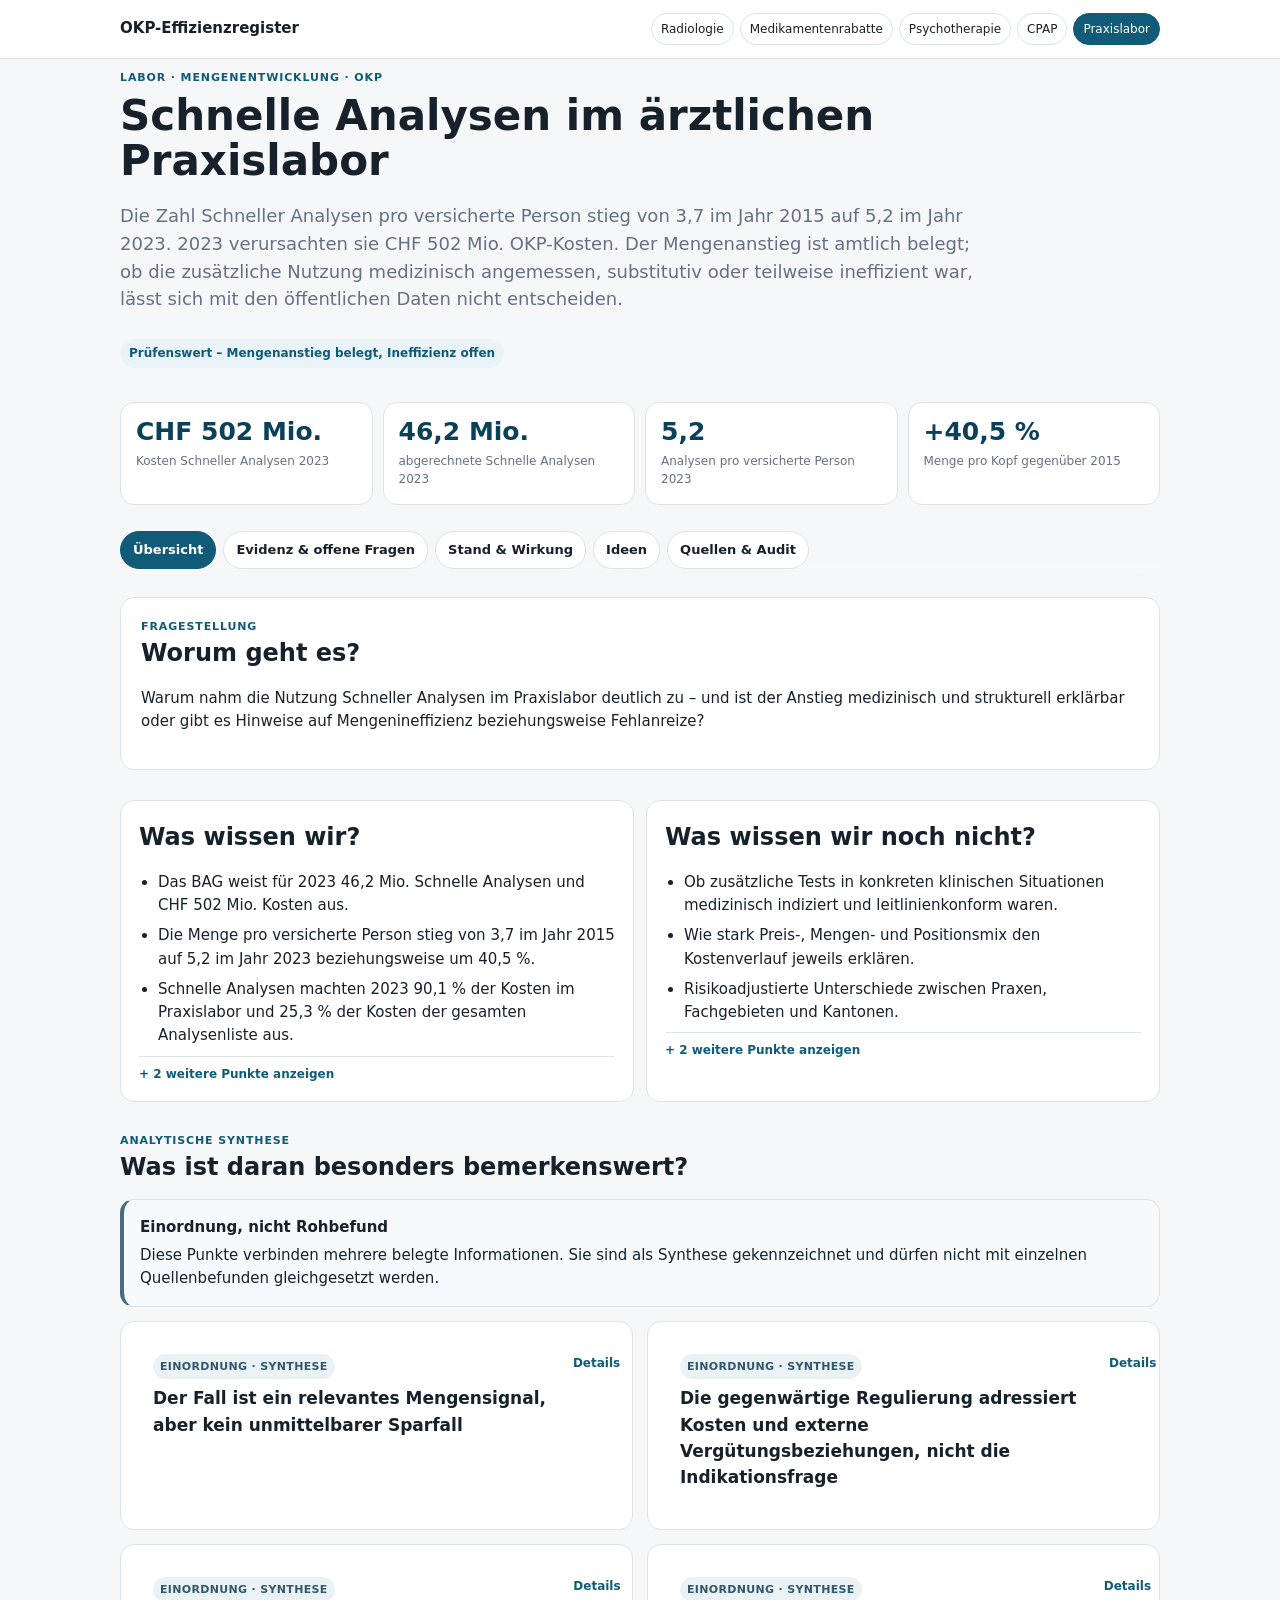
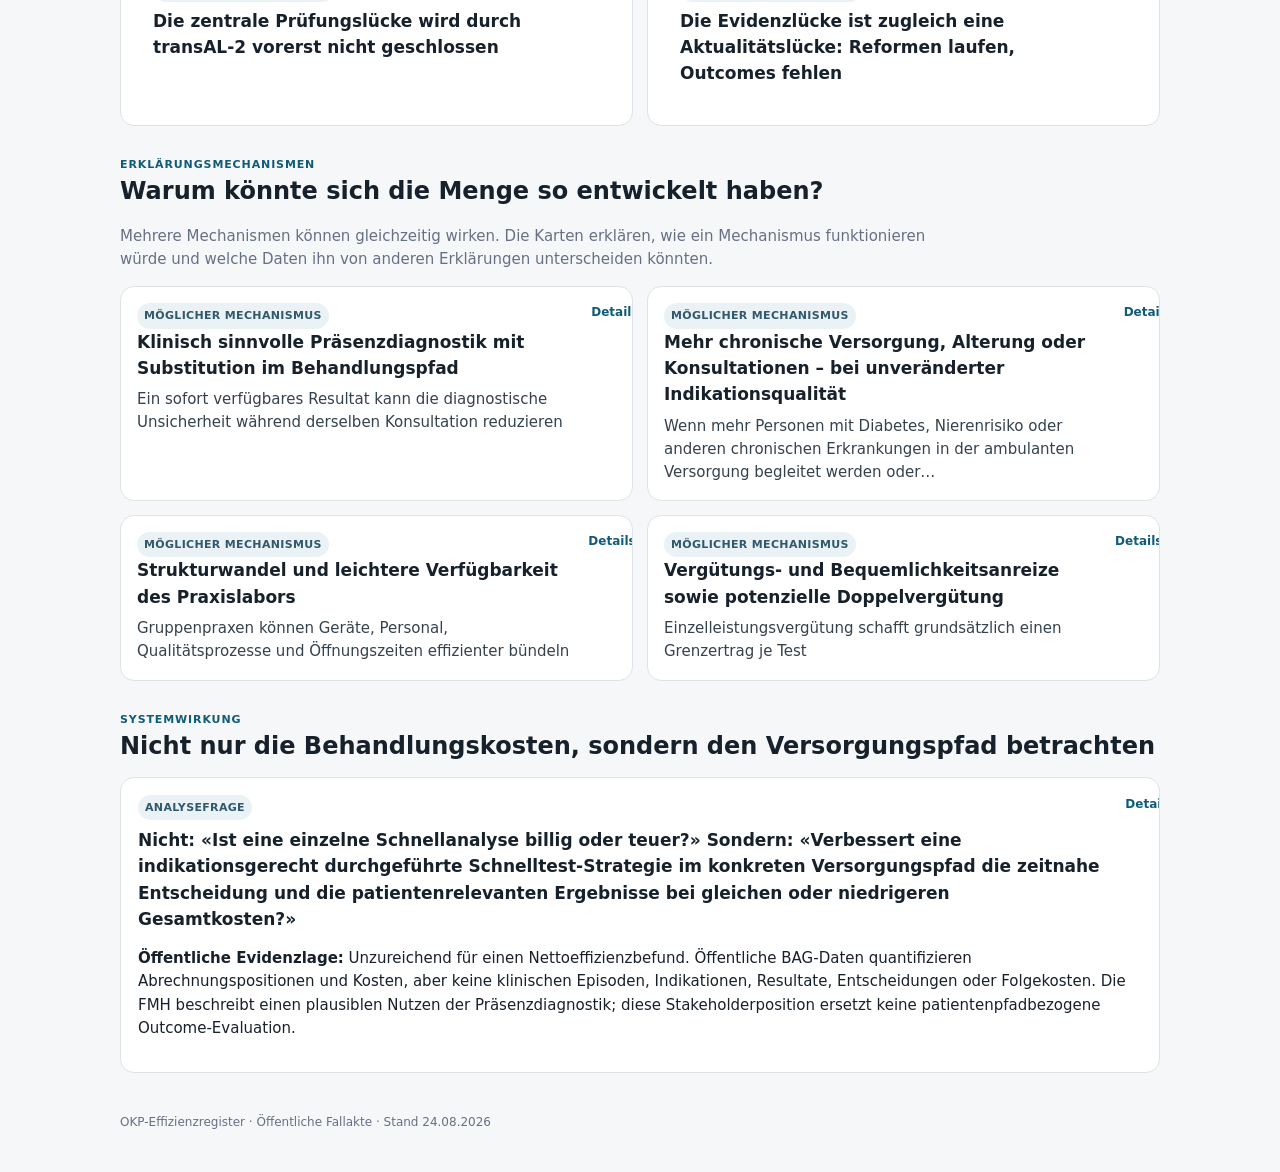
<file: praxislabor/index.html>
<!doctype html><html lang="de"><head><meta charset="utf-8"><meta name="viewport" content="width=device-width,initial-scale=1"><title>Schnelle Analysen im ärztlichen Praxislabor · OKP-Effizienzregister</title><link rel="stylesheet" href="../styles.css"><style>
.event-sources,.monitor-sources{display:flex;gap:6px;flex-wrap:wrap;margin:6px 0 9px}.source-pill,.monitor-sources a{display:inline-block;font-size:11px;border:1px solid var(--line);border-radius:999px;padding:4px 7px;background:#fff;color:var(--muted);text-decoration:none}.source-link,.monitor-sources a{color:var(--accent)}.monitor-sources{padding-top:8px;border-top:1px solid var(--line)}.monitor-sources b{width:100%;font-size:12px}.raw-audit{margin-top:24px;padding-top:18px;border-top:2px solid var(--line)}.raw-run{border:1px solid var(--line);border-radius:12px;margin:10px 0;background:#fbfcfc;overflow:hidden}.raw-run>summary{cursor:pointer;padding:13px 15px;display:flex;justify-content:space-between;gap:12px}.raw-run>summary span{font-size:12px;color:var(--muted)}.raw-body{padding:0 15px 15px}.raw-note{background:var(--soft);padding:9px 11px;border-radius:8px;margin-bottom:12px;font-size:12px}.raw-body h4{margin:17px 0 5px}.raw-body pre{white-space:pre-wrap;word-break:break-word;max-height:560px;overflow:auto;background:#101820;color:#e8eef2;padding:12px;border-radius:9px;font:12px/1.45 ui-monospace,SFMono-Regular,Consolas,monospace}.copy-btn{border:1px solid var(--line);background:#fff;border-radius:7px;padding:4px 8px;font-size:11px;cursor:pointer}.raw-file{margin-top:14px}.raw-file summary{cursor:pointer;font-weight:700}.cost-plan{background:#fff;border:1px solid var(--line);border-radius:14px;padding:19px}.plan-grid{display:grid;grid-template-columns:1fr 1fr;gap:13px;margin:13px 0}.plan-grid p{margin:4px 0}.plan-chip{display:inline-block;font-size:11px;padding:4px 7px;border-radius:999px;background:#eef2f4;margin:2px 4px 2px 0}.activity-row[data-added="true"]{background:#fcfdfd}.deep-detail{grid-column:1/-1;padding-top:10px;border-top:1px dashed var(--line)}.deep-detail b{display:block}.counter-card{background:#fff;border:1px solid var(--line);border-left:4px solid #9d7a38;border-radius:14px;overflow:hidden}.counter-card>summary{cursor:pointer;display:flex;justify-content:space-between;gap:12px;padding:17px;list-style:none}.counter-card>summary::-webkit-details-marker{display:none}.counter-card>summary p{margin:4px 0 0;color:#34424d}.counter-body{padding:14px 17px;border-top:1px solid var(--line);display:grid;grid-template-columns:1fr 1fr;gap:12px}.counter-body p{margin:4px 0}.counter-sources{grid-column:1/-1}.counter-sources a{display:block;margin:5px 0;overflow-wrap:anywhere}@media(max-width:760px){.raw-run>summary{display:block}.raw-run>summary span{display:block;margin-top:4px}.plan-grid,.counter-body{grid-template-columns:1fr}.raw-body pre{max-height:420px}}
</style><style>
.analysis-intro{border:1px solid var(--line);border-left:4px solid #486d83;background:#f7fafc;border-radius:14px;padding:16px;margin-bottom:14px}.analysis-intro strong{display:block;margin-bottom:5px}.synthesis-grid,.mechanism-grid,.stakeholder-grid,.process-grid,.need-grid{display:grid;grid-template-columns:1fr 1fr;gap:14px}.synthesis-card,.mechanism-card,.stakeholder-card,.process-card,.patient-path-card,.need-card{border:1px solid var(--line);border-radius:14px;background:#fff;overflow:hidden}.synthesis-card,.need-card{padding:16px}.synthesis-card h3,.need-card h3{margin:6px 0}.analysis-badge{display:inline-block;font-size:11px;font-weight:700;letter-spacing:.03em;text-transform:uppercase;border-radius:999px;padding:4px 7px;background:#eaf2f6;color:#31586d}.need-badge{background:#eef5ec;color:#446547}.mechanism-card>summary,.stakeholder-card>summary,.process-card>summary{cursor:pointer;list-style:none;padding:16px;display:flex;justify-content:space-between;gap:14px}.mechanism-card>summary::-webkit-details-marker,.stakeholder-card>summary::-webkit-details-marker,.process-card>summary::-webkit-details-marker{display:none}.analysis-body{border-top:1px solid var(--line);padding:14px 16px;display:grid;grid-template-columns:1fr 1fr;gap:12px}.analysis-body>div{min-width:0}.analysis-body b{display:block;margin-bottom:4px}.analysis-body p{margin:0}.analysis-full{grid-column:1/-1}.analysis-sources{grid-column:1/-1;border-top:1px solid var(--line);padding-top:9px}.analysis-sources a{display:block;margin-top:5px;overflow-wrap:anywhere}.patient-path-card{padding:17px}.path-cols{display:grid;grid-template-columns:1fr 1fr;gap:14px;margin-top:12px}.path-cols ul{margin:5px 0 0;padding-left:18px}.current-state-head{border:1px solid var(--line);border-left:4px solid #4d775f;border-radius:14px;background:#f8fbf8;padding:17px;margin-bottom:14px}.current-state-head h3{margin:5px 0}.stakeholder-note{font-size:12px;color:var(--muted);margin-top:4px}.need-assessment{border:1px solid var(--line);border-left:4px solid #6e8060;background:#fafcf8;border-radius:14px;padding:16px;margin-top:14px}.need-meta{display:grid;grid-template-columns:1fr 1fr;gap:14px;margin-top:14px}.need-meta article{border:1px solid var(--line);border-radius:14px;background:#fff;padding:15px}.need-meta ul{margin:7px 0 0;padding-left:18px}@media(max-width:760px){.synthesis-grid,.mechanism-grid,.stakeholder-grid,.process-grid,.need-grid,.analysis-body,.path-cols,.need-meta{grid-template-columns:1fr}.analysis-full,.analysis-sources{grid-column:auto}}
</style><style>
.reader-note{font-size:12px;color:var(--muted);margin:5px 0 0}.archive-block{border:1px solid var(--line);border-radius:14px;background:#fff;overflow:hidden;margin:14px 0}.archive-block>summary{cursor:pointer;list-style:none;padding:15px 17px;font-weight:700;display:flex;justify-content:space-between;gap:12px}.archive-block>summary::-webkit-details-marker{display:none}.archive-body{padding:0 17px 17px}.timeline-fold{border:1px solid var(--line);border-radius:14px;background:#fff;overflow:hidden}.timeline-fold>summary{cursor:pointer;list-style:none;padding:15px 17px;font-weight:700}.timeline-fold>summary::-webkit-details-marker{display:none}.timeline-fold .section{margin:0;padding:17px}.reader-link{display:inline-block;margin-top:8px;font-weight:700;text-decoration:none}.synthesis-card>summary{cursor:pointer;list-style:none;padding:16px;display:flex;justify-content:space-between;gap:14px}.synthesis-card>summary::-webkit-details-marker{display:none}.synthesis-card .analysis-body{display:block}.synthesis-card .analysis-body>p{margin-top:0}.patient-path-card>summary{cursor:pointer;list-style:none}.patient-path-card>summary::-webkit-details-marker{display:none}.patient-path-summary{display:flex;justify-content:space-between;gap:12px}.patient-path-summary h3{margin:7px 0 0}.patient-path-detail{margin-top:14px;border-top:1px solid var(--line);padding-top:14px}.more-items{margin-top:8px;border-top:1px solid var(--line);padding-top:8px}.more-items>summary{cursor:pointer;font-size:12px;font-weight:700;color:var(--accent);list-style:none}.more-items>summary::-webkit-details-marker{display:none}.more-items ul{margin-top:8px}.mechanism-teaser{color:#34424d;margin:5px 0 0}.stakeholder-dissent{border:1px solid var(--line);border-radius:14px;background:#f8fafb;padding:16px;margin-bottom:14px}.stakeholder-dissent h3{margin:0 0 10px}.dissent-grid{display:grid;grid-template-columns:1fr 1fr;gap:8px 14px}.dissent-grid p{margin:0;font-size:13px}.status-strip{display:grid;grid-template-columns:repeat(4,1fr);gap:10px;margin-bottom:14px}.status-chip{border:1px solid var(--line);border-radius:12px;background:#fff;padding:11px 12px}.status-chip b{display:block;font-size:12px;margin-bottom:3px}.status-chip span{font-size:12px;color:var(--muted)}@media(max-width:760px){.reader-note{font-size:11px}.dissent-grid{grid-template-columns:1fr}.status-strip{grid-template-columns:1fr 1fr}.mechanism-teaser{font-size:13px}}
</style><style>
.ideas-intro{border:1px solid var(--line);border-left:4px solid #725a9b;background:#faf8fd;border-radius:14px;padding:17px;margin-bottom:16px}.ideas-intro strong{display:block;margin-bottom:5px}.idea-grid{display:grid;grid-template-columns:1fr 1fr;gap:14px}.idea-card{border:1px solid var(--line);border-radius:14px;background:#fff;overflow:hidden}.idea-card>summary{cursor:pointer;list-style:none;padding:17px;display:flex;justify-content:space-between;gap:14px}.idea-card>summary::-webkit-details-marker{display:none}.idea-card h3{margin:7px 0 5px}.idea-card p{margin:0;color:#34424d}.idea-badge{display:inline-block;font-size:11px;font-weight:700;letter-spacing:.03em;text-transform:uppercase;border-radius:999px;padding:4px 7px;background:#f2edf9;color:#5b437e}.idea-body{border-top:1px solid var(--line);padding:15px 17px;display:grid;grid-template-columns:1fr 1fr;gap:13px}.idea-body>div{min-width:0}.idea-body b{display:block;margin-bottom:4px}.idea-body p{margin:0}.idea-basis{grid-column:1/-1}.idea-basis ul{margin:5px 0 0;padding-left:18px}.idea-sources{grid-column:1/-1;padding-top:9px;border-top:1px solid var(--line)}.idea-sources a{display:block;margin-top:5px;overflow-wrap:anywhere}@media(max-width:760px){.idea-grid,.idea-body{grid-template-columns:1fr}.idea-basis,.idea-sources{grid-column:auto}}
</style><style>
.timeline-rich-intro{border:1px solid var(--line);border-left:4px solid #5c6f82;border-radius:14px;background:#f8fafc;padding:17px;margin-bottom:15px}.timeline-rich-intro h2{margin:5px 0}.timeline-rich-intro p{margin:6px 0 0}.timeline-rich{display:grid;gap:11px}.timeline-rich-row{display:grid;grid-template-columns:125px 1fr;gap:14px;border:1px solid var(--line);border-radius:13px;background:#fff;padding:14px}.timeline-rich-date{font-size:12px;font-weight:700;color:var(--muted)}.timeline-rich-meta{display:flex;gap:6px;flex-wrap:wrap;margin-bottom:5px}.timeline-kind,.timeline-actor{display:inline-block;font-size:11px;border-radius:999px;padding:4px 7px;background:#eef2f4}.timeline-kind{font-weight:700}.timeline-rich-row h3{margin:5px 0}.timeline-rich-row p{margin:0 0 7px}.timeline-rich-status{font-size:11px;font-weight:700}.timeline-rich-sources a{font-size:12px;display:inline-block;margin:5px 10px 0 0}.activity-whos-acting{border:1px solid var(--line);border-radius:14px;background:#fff;padding:16px;margin:0 0 16px}.activity-whos-acting h3{margin:4px 0 8px}.activity-whos-acting .actor-chip{margin:2px 4px 2px 0}@media(max-width:760px){.timeline-rich-row{grid-template-columns:1fr;gap:5px}}
</style></head><body><header><div class="wrap header-inner"><a class="brand" href="../">OKP-Effizienzregister</a><nav class="nav"><a href="../radiology/">Radiologie</a><a href="../medikamentenrabatte/">Medikamentenrabatte</a><a href="../psychotherapy/">Psychotherapie</a><a href="../cpap/">CPAP</a><a class="active" href="../praxislabor/">Praxislabor</a></nav></div></header><main class="wrap"><section class="hero"><div class="eyebrow">LABOR · MENGENENTWICKLUNG · OKP</div><h1>Schnelle Analysen im ärztlichen Praxislabor</h1><p class="lead">Die Zahl Schneller Analysen pro versicherte Person stieg von 3,7 im Jahr 2015 auf 5,2 im Jahr 2023. 2023 verursachten sie CHF 502 Mio. OKP-Kosten. Der Mengenanstieg ist amtlich belegt; ob die zusätzliche Nutzung medizinisch angemessen, substitutiv oder teilweise ineffizient war, lässt sich mit den öffentlichen Daten nicht entscheiden.</p><span class="status">Prüfenswert – Mengenanstieg belegt, Ineffizienz offen</span></section><div class="metrics"><article class="metric"><b>CHF 502 Mio.</b><span>Kosten Schneller Analysen 2023</span></article><article class="metric"><b>46,2 Mio.</b><span>abgerechnete Schnelle Analysen 2023</span></article><article class="metric"><b>5,2</b><span>Analysen pro versicherte Person 2023</span></article><article class="metric"><b>+40,5 %</b><span>Menge pro Kopf gegenüber 2015</span></article></div><nav class="case-tabs" aria-label="Fallbereiche"><button class="tab-btn active" data-tab="overview">Übersicht</button><button class="tab-btn" data-tab="transparency">Evidenz &amp; offene Fragen</button><button class="tab-btn" data-tab="activity">Stand &amp; Wirkung</button><button class="tab-btn" data-tab="ideas">Ideen</button><button class="tab-btn" data-tab="audit">Quellen & Audit</button></nav><section class="tab-panel active" data-panel="overview"><section class="section"><article class="panel"><div class="eyebrow">FRAGESTELLUNG</div><h2>Worum geht es?</h2><p>Warum nahm die Nutzung Schneller Analysen im Praxislabor deutlich zu – und ist der Anstieg medizinisch und strukturell erklärbar oder gibt es Hinweise auf Mengenineffizienz beziehungsweise Fehlanreize?</p></article></section><section class="section two-col"><article class="list-card"><h2>Was wissen wir?</h2><ul><li>Das BAG weist für 2023 46,2 Mio. Schnelle Analysen und CHF 502 Mio. Kosten aus.</li><li>Die Menge pro versicherte Person stieg von 3,7 im Jahr 2015 auf 5,2 im Jahr 2023 beziehungsweise um 40,5 %.</li><li>Schnelle Analysen machten 2023 90,1 % der Kosten im Praxislabor und 25,3 % der Kosten der gesamten Analysenliste aus.</li></ul><details class="more-items"><summary>+ 2 weitere Punkte anzeigen</summary><ul><li>Allgemeine Tarifmassnahmen wirkten im Laborbereich kostendämpfend; eine positionsgenaue P-Q-Mix-Zerlegung für Schnelle Analysen fehlt öffentlich.</li><li>Das frühere BAG-Monitoring zeigt keinen deutlichen unmittelbaren Mengensprung allein durch die Einführung des Kapitels Schnelle Analysen 2015.</li></ul></details></article><article class="list-card"><h2>Was wissen wir noch nicht?</h2><ul><li>Ob zusätzliche Tests in konkreten klinischen Situationen medizinisch indiziert und leitlinienkonform waren.</li><li>Wie stark Preis-, Mengen- und Positionsmix den Kostenverlauf jeweils erklären.</li><li>Risikoadjustierte Unterschiede zwischen Praxen, Fachgebieten und Kantonen.</li></ul><details class="more-items"><summary>+ 2 weitere Punkte anzeigen</summary><ul><li>Ob Schnellanalysen externe Labortests, Wiederkonsultationen, Antibiotika, Notfälle oder Hospitalisationen ersetzen oder zusätzlich verursachen.</li><li>Wie sich Menge und Kosten 2024-2026 entwickelt haben und welche Wirkung die Änderungen per 1. Juli 2026 haben.</li></ul></details></article></section><section class="section analysis-layer"><div class="eyebrow">ANALYTISCHE SYNTHESE</div><h2>Was ist daran besonders bemerkenswert?</h2><div class="analysis-intro"><strong>Einordnung, nicht Rohbefund</strong>Diese Punkte verbinden mehrere belegte Informationen. Sie sind als Synthese gekennzeichnet und dürfen nicht mit einzelnen Quellenbefunden gleichgesetzt werden.</div><div class="synthesis-grid"><details class="synthesis-card"><summary><div><span class="analysis-badge">Einordnung · Synthese</span><h3>Der Fall ist ein relevantes Mengensignal, aber kein unmittelbarer Sparfall</h3></div><span class="expand">Details</span></summary><div class="analysis-body"><p>Die pro Kopf abgerechnete Menge stieg 2015–2023 um 40,5 %, während Schnelle Analysen 2023 CHF 502 Mio. beziehungsweise 25,3 % der gesamten AL-Kosten ausmachten. Gerade weil Schnellanalysen Resultate innerhalb der Konsultation liefern können, ist ihre isolierte Rechnungssumme jedoch kein Nettoeffizienzindikator: Sie können externe Analytik, Wartezeit, Folgekontakte oder Fehltherapie ersetzen – oder zusätzlich zu solchen Leistungen erfolgen.</p><p class="stakeholder-note"><b>Grenze:</b> Es gibt keine öffentlich zugängliche Nettoanalyse, welche Schnellanalysen mit einem klinisch vergleichbaren Versorgungspfad ohne Praxislabor vergleicht.</p><div class="analysis-sources"><b>Quellen</b><a href="https://www.bag.admin.ch/de/monitoring-der-analysenliste" target="_blank" rel="noopener noreferrer">BAG: Monitoring der Analysenliste ↗</a><a href="https://www.bag.admin.ch/dam/de/sd-web/t9965QQGcRJk/Schnelle%20Analysen%20%E2%80%93%20Mengen-%20und%20Kostenentwicklung%20von%202015%20bis%202023.pdf" target="_blank" rel="noopener noreferrer">BAG: Schnelle Analysen – Mengen- und Kostenentwicklung von 2015 bis 2023 ↗</a><a href="https://www.fmh.ch/themen/ambulante-tarife/praxislabor.cfm" target="_blank" rel="noopener noreferrer">FMH: Praxislabor ↗</a></div></div></details><details class="synthesis-card"><summary><div><span class="analysis-badge">Einordnung · Synthese</span><h3>Die gegenwärtige Regulierung adressiert Kosten und externe Vergütungsbeziehungen, nicht die Indikationsfrage</h3></div><span class="expand">Details</span></summary><div class="analysis-body"><p>Die Massnahmen vom 1. Juli 2026 senken die Auftragstaxe und Tarife von zehn umsatzstarken Analysen und beenden vereinbarte «fees for service» von Laboratorien an Ärztinnen und Ärzte. Dies kann Vergütungs- und Zuweisungsanreize im Auftragslaborumfeld verändern. Es beantwortet aber nicht, ob die 33 Schnellanalysen im ärztlichen Eigenlabor in konkreten Fällen indiziert, wiederholt angemessen oder patientenwirksam waren.</p><p class="stakeholder-note"><b>Grenze:</b> Es ist öffentlich nicht abschliessend ausgewiesen, welche der zehn gekürzten umsatzstärksten Positionen zugleich zu den 33 Schnellanalysen gehören und welche effektive Vergütungswirkung im Praxislabor daraus resultiert.</p><div class="analysis-sources"><b>Quellen</b><a href="https://www.bag.admin.ch/de/newnsb/DgXtqEXNUEgU6d5EWY3DA" target="_blank" rel="noopener noreferrer">BAG: Grundversicherung – Tarifsenkungen und Zugang zu Impfungen ↗</a><a href="https://www.bag.admin.ch/dam/de/sd-web/kOuTeUHRAvOS/Massnahmenpapier-Runder%20Tisch%20Kostend%C3%A4mpfung.pdf" target="_blank" rel="noopener noreferrer">BAG: Rundes-Tisch-Massnahmenpapier, Kapitel Labore ↗</a><a href="https://www.bag.admin.ch/de/monitoring-der-analysenliste" target="_blank" rel="noopener noreferrer">BAG: Monitoring der Analysenliste ↗</a></div></div></details><details class="synthesis-card"><summary><div><span class="analysis-badge">Einordnung · Synthese</span><h3>Die zentrale Prüfungslücke wird durch transAL-2 vorerst nicht geschlossen</h3></div><span class="expand">Details</span></summary><div class="analysis-body"><p>transAL-2 entwickelt bis Ende 2026 einen neuen Tarif für rund 1&#x27;300 AL-Positionen, schliesst die Schnellanalysen der Hausarztmedizin aber explizit aus; diese sind für transAL-3 vorgesehen. Damit wird zwar die allgemeine Labortarifierung modernisiert, die spezifische Tarif- und Effizienzlogik der Schnellanalysen aber nicht im laufenden Hauptprojekt entschieden.</p><p class="stakeholder-note"><b>Grenze:</b> Ein angekündigtes transAL-3-Konzept, ein Zeithorizont oder eine Methode für die Überprüfung der Schnellanalysen sind auf der aktuellen BAG-Projektseite nicht publiziert.</p><div class="analysis-sources"><b>Quellen</b><a href="https://www.bag.admin.ch/de/revision-der-analysenliste-projekt-transal" target="_blank" rel="noopener noreferrer">BAG: Revision der Analysenliste – Projekt transAL ↗</a></div></div></details><details class="synthesis-card"><summary><div><span class="analysis-badge">Einordnung · Synthese</span><h3>Die Evidenzlücke ist zugleich eine Aktualitätslücke: Reformen laufen, Outcomes fehlen</h3></div><span class="expand">Details</span></summary><div class="analysis-body"><p>Die jüngste veröffentlichte Ergebniszeitreihe endet 2023, obwohl seit dem 1. Juli 2026 relevante Tarif- und Anreizregeln gelten. Deshalb wäre eine Fortschreibung des historischen Anstiegs auf 2024–2026 ebenso spekulativ wie eine Behauptung, die neuen Regeln hätten bereits Kosten oder Mengen verbessert.</p><p class="stakeholder-note"><b>Grenze:</b> Auch vier Quartale nach dem Stichtag wären für eine belastbare Wirkungsanalyse nur ein Anfang; saisonale Infekte, Fallmix und Verlagerungen zwischen Praxis-, Spital- und Auftragslaboren müssten berücksichtigt werden.</p><div class="analysis-sources"><b>Quellen</b><a href="https://www.bag.admin.ch/de/monitoring-der-analysenliste" target="_blank" rel="noopener noreferrer">BAG: Monitoring der Analysenliste ↗</a><a href="https://www.bag.admin.ch/de/analysenliste-al" target="_blank" rel="noopener noreferrer">BAG: Analysenliste per 1. Juli 2026 ↗</a></div></div></details></div></section><section class="section analysis-layer"><div class="eyebrow">ERKLÄRUNGSMECHANISMEN</div><h2>Warum könnte sich die Menge so entwickelt haben?</h2><p class="section-lead">Mehrere Mechanismen können gleichzeitig wirken. Die Karten erklären, wie ein Mechanismus funktionieren würde und welche Daten ihn von anderen Erklärungen unterscheiden könnten.</p><div class="mechanism-grid"><details class="mechanism-card"><summary><div><span class="analysis-badge">Möglicher Mechanismus</span><h3>Klinisch sinnvolle Präsenzdiagnostik mit Substitution im Behandlungspfad</h3><p class="mechanism-teaser">Ein sofort verfügbares Resultat kann die diagnostische Unsicherheit während derselben Konsultation reduzieren</p></div><span class="expand">Details</span></summary><div class="analysis-body"><div class="analysis-full"><b>Mechanismus</b><p>Ein sofort verfügbares Resultat kann die diagnostische Unsicherheit während derselben Konsultation reduzieren. Dadurch kann eine Ärztin oder ein Arzt Therapie, Sicherheitsnetz und gegebenenfalls Überweisung unmittelbar anpassen. Mehr im Praxislabor abgerechnete Tests könnten somit externe Laboraufträge, zusätzliche Kontakte zur Resultatbesprechung oder ungezielte Behandlungen ersetzen.</p></div><div><b>Warum plausibel?</b><p>Schnellanalysen sind als Präsenzdiagnostik ausgestaltet. Die häufigen Positionen umfassen sowohl akute Diagnostik wie CRP als auch chronische Verlaufskontrollen wie HbA1c, Glukose und Kreatinin.</p></div><div><b>Wie unterscheiden?</b><p>Episodenbezogene, risikoadjustierte Vergleichsanalyse: Praxislabor-Test versus klinisch ähnliche Konsultationen ohne Schnelltest; Endpunkte wären externe Laboraufträge, Behandlung am selben Tag, Antibiotika, Wiederkonsultationen, Notfall/Hospitalisation, Zeit bis Entscheidung und patientenberichtete Erfahrung.</p></div><div><b>Evidenz dafür</b><ul><li>Die FMH begründet das Praxislabor mit diagnostischer Abklärung, Screening und Verlaufskontrolle sowie einer Therapieentscheidung ohne Wartezeit.</li><li>Die BAG-Toppositionen sind mit akuten und chronischen Versorgungssituationen vereinbar.</li></ul></div><div><b>Qualifikation / Gegen-Evidenz</b><ul><li>Die publizierten Daten zeigen nicht, ob ein externer Test, eine zweite Konsultation, Antibiotikaverordnung, Notfallkontakt oder Hospitalisation tatsächlich vermieden wurde.</li><li>Rasche Verfügbarkeit kann auch zu einem Test zusätzlich zu einem späteren Bestätigungstest führen; beide Wirkungsrichtungen sind mit Aggregatdaten vereinbar.</li></ul></div><div class="analysis-sources"><b>Quellen</b><a href="https://www.fmh.ch/themen/ambulante-tarife/praxislabor.cfm" target="_blank" rel="noopener noreferrer">FMH: Praxislabor ↗</a><a href="https://www.bag.admin.ch/dam/de/sd-web/t9965QQGcRJk/Schnelle%20Analysen%20%E2%80%93%20Mengen-%20und%20Kostenentwicklung%20von%202015%20bis%202023.pdf" target="_blank" rel="noopener noreferrer">BAG: Schnelle Analysen – Mengen- und Kostenentwicklung von 2015 bis 2023 ↗</a></div></div></details><details class="mechanism-card"><summary><div><span class="analysis-badge">Möglicher Mechanismus</span><h3>Mehr chronische Versorgung, Alterung oder Konsultationen – bei unveränderter Indikationsqualität</h3><p class="mechanism-teaser">Wenn mehr Personen mit Diabetes, Nierenrisiko oder anderen chronischen Erkrankungen in der ambulanten Versorgung begleitet werden oder…</p></div><span class="expand">Details</span></summary><div class="analysis-body"><div class="analysis-full"><b>Mechanismus</b><p>Wenn mehr Personen mit Diabetes, Nierenrisiko oder anderen chronischen Erkrankungen in der ambulanten Versorgung begleitet werden oder häufiger konsultieren, steigen bestimmte Kontrolltests pro versicherte Person. Das kann auch dann geschehen, wenn die Testfrequenz pro klinisch vergleichbarer Episode unverändert bleibt.</p></div><div><b>Warum plausibel?</b><p>Kreatinin, HbA1c und Glukose gehören laut BAG zu den häufigsten Schnellanalysen; diese Tests passen grundsätzlich zu Verlaufskontrollen.</p></div><div><b>Wie unterscheiden?</b><p>Testquoten je diagnose- und altersadjustierter Patientengruppe, je Konsultation und je definierter Kontrollperiode; Abgleich mit indikationsspezifischen Leitlinienintervallen und Analyse von Wiederholungen innerhalb kurzer Zeitfenster.</p></div><div><b>Evidenz dafür</b><ul><li>Die Positionsstruktur ist mit chronischer Versorgung vereinbar.</li><li>Die Menge pro versicherte Person stieg; diese Kennzahl bereinigt zwar die Bevölkerungszahl, nicht aber Alter, Morbidität, Erkrankungsprävalenz oder Konsultationsintensität.</li></ul></div><div><b>Qualifikation / Gegen-Evidenz</b><ul><li>Die BAG-Daten enthalten keine patienten- oder diagnosebereinigte Entwicklung. Daher ist nicht quantifizierbar, wie viel des Wachstums durch Bedarf erklärt wird.</li><li>Auch bei wachsender Morbidität können zu kurze Wiederholungsintervalle oder parallele Testungen vorkommen.</li></ul></div><div class="analysis-sources"><b>Quellen</b><a href="https://www.bag.admin.ch/dam/de/sd-web/t9965QQGcRJk/Schnelle%20Analysen%20%E2%80%93%20Mengen-%20und%20Kostenentwicklung%20von%202015%20bis%202023.pdf" target="_blank" rel="noopener noreferrer">BAG: Schnelle Analysen – Mengen- und Kostenentwicklung von 2015 bis 2023 ↗</a></div></div></details><details class="mechanism-card"><summary><div><span class="analysis-badge">Möglicher Mechanismus</span><h3>Strukturwandel und leichtere Verfügbarkeit des Praxislabors</h3><p class="mechanism-teaser">Gruppenpraxen können Geräte, Personal, Qualitätsprozesse und Öffnungszeiten effizienter bündeln</p></div><span class="expand">Details</span></summary><div class="analysis-body"><div class="analysis-full"><b>Mechanismus</b><p>Gruppenpraxen können Geräte, Personal, Qualitätsprozesse und Öffnungszeiten effizienter bündeln. Wenn die Kapazität und Verfügbarkeit der Präsenzdiagnostik zunehmen, kann sich Diagnostik vom Auftragslabor ins Praxislabor verlagern oder die Schwelle für eine sofortige Testung sinken. Das erklärt eine Mengenänderung, aber nicht automatisch deren Angemessenheit.</p></div><div><b>Warum plausibel?</b><p>Das frühere BAG-Monitoring zeigte einen deutlichen Anstieg des Anteils von Gruppenpraxen an Menge und Umsatz der Schnellanalysen 2015–2019.</p></div><div><b>Wie unterscheiden?</b><p>Ereignisstudie bei Praxisgründungen, Fusionen oder Einführung eines Praxislabors mit Vergleichspraxen; Messung aller Laborleistungen, nicht nur Eigenlaborpositionen, sowie klinischer Folgekontakte.</p></div><div><b>Evidenz dafür</b><ul><li>Der Anteil der Gruppenpraxen an der Menge Schnellanalysen stieg im BAG-Monitoring 2015–2019 von 7 % auf 19 %.</li><li>Praxislaborien müssen organisatorische und qualifikatorische Voraussetzungen erfüllen; das begünstigt potenziell standardisierte Strukturen.</li></ul></div><div><b>Qualifikation / Gegen-Evidenz</b><ul><li>Die Strukturangabe endet 2019 und erklärt den beobachteten Verlauf 2020–2023 nicht kausal.</li><li>Eine Verlagerung ins Praxislabor kann externe Leistungen ersetzen oder zusätzliche Tests erzeugen; beides bleibt offen.</li></ul></div><div class="analysis-sources"><b>Quellen</b><a href="https://www.bag.admin.ch/de/monitoring-der-analysenliste" target="_blank" rel="noopener noreferrer">BAG: Monitoring der Analysenliste ↗</a><a href="https://www.fmh.ch/themen/ambulante-tarife/praxislabor.cfm" target="_blank" rel="noopener noreferrer">FMH: Praxislabor ↗</a></div></div></details><details class="mechanism-card"><summary><div><span class="analysis-badge">Möglicher Mechanismus</span><h3>Vergütungs- und Bequemlichkeitsanreize sowie potenzielle Doppelvergütung</h3><p class="mechanism-teaser">Einzelleistungsvergütung schafft grundsätzlich einen Grenzertrag je Test</p></div><span class="expand">Details</span></summary><div class="analysis-body"><div class="analysis-full"><b>Mechanismus</b><p>Einzelleistungsvergütung schafft grundsätzlich einen Grenzertrag je Test. Im Auftragslabor können zusätzliche Zahlungen oder Vergünstigungen an Verordnende die Wahl eines Labors oder die Zuweisung beeinflussen. Im Eigenlabor kann der wirtschaftliche Ertrag einer sofort verfügbaren Leistung zusammen mit geringem Prozessaufwand die Testschwelle beeinflussen. Die Mechanismen sind unterschiedlich und dürfen nicht gleichgesetzt werden.</p></div><div><b>Warum plausibel?</b><p>Das BAG und die beteiligten Akteure regelten «fees for service» und weitere Vergünstigungen im Laborumfeld ausdrücklich neu. Dies zeigt ein regulatorisch anerkanntes Anreizrisiko.</p></div><div><b>Wie unterscheiden?</b><p>Verknüpfung anonymisierter Vergünstigungs-, Rechnungsprüfungs- und Rückforderungsdaten mit risikoadjustierten Testmustern; zusätzlich Chart-Audits bei auffälligen Wiederholungen. Ein Ausreisser allein wäre kein Fehlverhaltensnachweis.</p></div><div><b>Evidenz dafür</b><ul><li>Seit 1. Juli 2026 besteht die Vereinbarung, auf «fees for service» von Laboratorien an Ärztinnen und Ärzte im Zusammenhang mit Laboranalysen zu verzichten.</li><li>Die FAMH hält zusätzliche Zahlungen für die blosse elektronische Verordnung ab diesem Stichtag selbst für nicht mehr zulässig.</li></ul></div><div><b>Qualifikation / Gegen-Evidenz</b><ul><li>Der Regelungsgegenstand betrifft Zahlungen von Laboratorien an Verordnende und ist kein Nachweis für unangemessene Schnellanalysen im ärztlichen Eigenlabor.</li><li>Das BAG-Monitoring fand nach Einführung der Schnellanalysen 2015 unter Einbezug der Vorgängerpositionen keinen deutlichen unmittelbaren Gesamtmengensprung.</li><li>Es fehlen publizierte Praxis-Ausreisseranalysen, Indikationsaudits und Sanktionen mit direktem Bezug zu Schnellanalysen.</li></ul></div><div class="analysis-sources"><b>Quellen</b><a href="https://www.bag.admin.ch/de/newnsb/DgXtqEXNUEgU6d5EWY3DA" target="_blank" rel="noopener noreferrer">BAG: Grundversicherung – Tarifsenkungen und Zugang zu Impfungen ↗</a><a href="https://www.famh.ch/home/aktuelles/tarifanpassungen-in-der-analysenliste-fee-for-service/" target="_blank" rel="noopener noreferrer">FAMH: Tarifanpassungen in der Analysenliste / fee for service ↗</a><a href="https://www.bag.admin.ch/de/monitoring-der-analysenliste" target="_blank" rel="noopener noreferrer">BAG: Monitoring der Analysenliste ↗</a></div></div></details></div></section><section class="section analysis-layer"><div class="eyebrow">SYSTEMWIRKUNG</div><h2>Nicht nur die Behandlungskosten, sondern den Versorgungspfad betrachten</h2><details class="patient-path-card"><summary><div class="patient-path-summary"><div><span class="analysis-badge">Analysefrage</span><h3>Nicht: «Ist eine einzelne Schnellanalyse billig oder teuer?» Sondern: «Verbessert eine indikationsgerecht durchgeführte Schnelltest-Strategie im konkreten Versorgungspfad die zeitnahe Entscheidung und die patientenrelevanten Ergebnisse bei gleichen oder niedrigeren Gesamtkosten?»</h3></div><span class="expand">Details</span></div><p><b>Öffentliche Evidenzlage:</b> Unzureichend für einen Nettoeffizienzbefund. Öffentliche BAG-Daten quantifizieren Abrechnungspositionen und Kosten, aber keine klinischen Episoden, Indikationen, Resultate, Entscheidungen oder Folgekosten. Die FMH beschreibt einen plausiblen Nutzen der Präsenzdiagnostik; diese Stakeholderposition ersetzt keine patientenpfadbezogene Outcome-Evaluation.</p></summary><div class="patient-path-detail"><div class="path-cols"><div><b>Mögliche Substitution</b><ul><li>Auftragslaboranalyse mit späterer Resultatübermittlung und möglicher zusätzlicher Besprechung.</li><li>Abwartendes Vorgehen mit Safety-Netting statt sofortiger Testung.</li><li>Klinische Beurteilung oder leitlinienbasierte Entscheidungsregel ohne Test.</li><li>Zusätzliche oder alternative Diagnostik im Notfall oder Spital.</li><li>Bei chronischer Versorgung: zentralisiertes Monitoring zu definierten Intervallen statt opportunistischer Wiederholung bei jeder Konsultation.</li></ul></div><div><b>Mögliche zusätzliche Effekte</b><ul><li>Schnellere Therapieentscheidung, frühere Einweisung oder gezielteres Safety-Netting.</li><li>Zusätzlicher Bestätigungstest im Auftragslabor nach einem Praxisresultat.</li><li>Mehr oder weniger Antibiotikaverordnungen bei respiratorischen Infekten, abhängig von Indikation und Testinterpretation.</li><li>Weniger oder mehr Wiederkonsultationen zur Ergebnisbesprechung.</li><li>Mögliche Verlagerung der Kosten zwischen Praxis-, Auftrags- und Spitallabor statt echter Nettoeinsparung.</li><li>Belastung durch falsch-positive, grenzwertige oder klinisch nicht handlungsrelevante Befunde mit Folgeabklärung.</li></ul></div><div><b>Relevante Outcomes</b><ul><li>Indikationskonformität und Einhaltung evidenzbasierter Wiederholungsintervalle, positions- und diagnosebezogen.</li><li>Zeit bis klinische Entscheidung; dokumentierte Therapie-, Überweisungs- oder Safety-Netting-Entscheidung.</li><li>Externe Laboranalysen sowie Doppeltestungen innerhalb definierter Zeitfenster.</li><li>Wiederkonsultationen, Notfallkontakte und Hospitalisationen innerhalb klinisch sinnvoller Nachbeobachtungsfenster.</li><li>Medikamentenentscheidungen, insbesondere Antibiotika dort, wo Test und Indikation dies rechtfertigen.</li><li>Patientenberichtete Verständlichkeit, Wartezeit, Belastung und Vertrauen.</li><li>Gesamtkosten pro klinischer Episode inklusive Konsultation, Labor, Medikamente, Folgeleistungen und allfälliger Akutversorgung.</li><li>Analytische Qualität und präanalytische Fehler; Qualität darf nicht gegen Kostensenkung ausgespielt werden.</li></ul></div><div><div class="analysis-sources"><b>Quellen</b><a href="https://www.bag.admin.ch/dam/de/sd-web/t9965QQGcRJk/Schnelle%20Analysen%20%E2%80%93%20Mengen-%20und%20Kostenentwicklung%20von%202015%20bis%202023.pdf" target="_blank" rel="noopener noreferrer">BAG: Schnelle Analysen – Mengen- und Kostenentwicklung von 2015 bis 2023 ↗</a><a href="https://www.fmh.ch/themen/ambulante-tarife/praxislabor.cfm" target="_blank" rel="noopener noreferrer">FMH: Praxislabor ↗</a><a href="https://www.bag.admin.ch/de/monitoring-der-analysenliste" target="_blank" rel="noopener noreferrer">BAG: Monitoring der Analysenliste ↗</a></div></div></div></div></details></section></section><section class="tab-panel" data-panel="transparency"><section class="section"><div class="eyebrow">ZAHLEN & EVIDENZ</div><h2>Die wichtigsten belastbaren Details</h2><p class="section-lead">Die Kurztexte bleiben bewusst kompakt. Jede Karte lässt sich für Quelle, Zeitbezug und Einordnung öffnen.</p><div class="detail-grid"><details class="detail-card evidence-card"><summary><div><span class="evidence-kind">Amtliche Primärquelle</span><h3>Menge und Kosten 2023</h3><p>Das BAG weist 46,2 Mio. Schnelle Analysen, CHF 502 Mio. Kosten und 5,2 Analysen pro versicherte Person für 2023 aus; 2015 waren es 3,7 pro Kopf.</p></div><span class="expand">Details</span></summary><div class="evidence-body"><div><b>Typ</b><p>Amtliche Primärquelle</p></div><div><b>Zeitbezug</b><p>2015-2023; publiziert 28.10.2025</p></div><div><b>Quellenautorität</b><p>Bundesamt für Gesundheit</p></div><div><b>Einordnung</b><p>Bestätigt Niveau und historischen Q-Anstieg; Abrechnungspositionen sind keine klinischen Episoden oder Indikationsnachweise.</p></div><div class="evidence-sources"><b>Quellen</b><a href="https://www.bag.admin.ch/dam/de/sd-web/t9965QQGcRJk/Schnelle%20Analysen%20%E2%80%93%20Mengen-%20und%20Kostenentwicklung%20von%202015%20bis%202023.pdf" target="_blank" rel="noopener noreferrer">BAG – Schnelle Analysen 2015-2023 ↗</a></div></div></details><details class="detail-card evidence-card"><summary><div><span class="evidence-kind">Amtliche Primärquelle</span><h3>Bedeutung innerhalb der Analysenliste</h3><p>2023 entfielen 90,1 % der Kosten aller Praxislaboranalysen und 25,3 % der gesamten AL-Kosten auf Schnelle Analysen.</p></div><span class="expand">Details</span></summary><div class="evidence-body"><div><b>Typ</b><p>Amtliche Primärquelle</p></div><div><b>Zeitbezug</b><p>2023</p></div><div><b>Quellenautorität</b><p>Bundesamt für Gesundheit</p></div><div><b>Einordnung</b><p>Belegt finanzielle Relevanz des Segments, nicht dessen Vermeidbarkeit.</p></div><div class="evidence-sources"><b>Quellen</b><a href="https://www.bag.admin.ch/dam/de/sd-web/t9965QQGcRJk/Schnelle%20Analysen%20%E2%80%93%20Mengen-%20und%20Kostenentwicklung%20von%202015%20bis%202023.pdf" target="_blank" rel="noopener noreferrer">BAG – Schnelle Analysen 2015-2023 ↗</a></div></div></details><details class="detail-card evidence-card"><summary><div><span class="evidence-kind">Regulatorische Primärquelle</span><h3>Tarifmassnahmen dämpfen P</h3><p>Eine lineare Tarifsenkung trat 2022 in Kraft; weitere Labor-Tarifsenkungen gelten seit 1. Juli 2026. Die amtlichen Einsparschätzungen beziehen sich jedoch auf den Laborbereich insgesamt, nicht spezifisch auf Schnelle Analysen.</p></div><span class="expand">Details</span></summary><div class="evidence-body"><div><b>Typ</b><p>Regulatorische Primärquelle</p></div><div><b>Zeitbezug</b><p>2022-2026</p></div><div><b>Quellenautorität</b><p>Bundesamt für Gesundheit</p></div><div><b>Einordnung</b><p>Qualifiziert das Q-Signal: allgemeine Laborpreise wurden gesenkt; daraus folgt keine positionsgenaue P-Q-Zerlegung der Schnellen Analysen.</p></div><div class="evidence-sources"><b>Quellen</b><a href="https://www.bag.admin.ch/de/monitoring-der-analysenliste" target="_blank" rel="noopener noreferrer">BAG – Monitoring der Analysenliste ↗</a><a href="https://www.bag.admin.ch/de/analysenliste-al" target="_blank" rel="noopener noreferrer">BAG – Analysenliste ↗</a></div></div></details><details class="detail-card evidence-card"><summary><div><span class="evidence-kind">Amtliche Gegen-Evidenz</span><h3>Kein einfacher Einführungseffekt</h3><p>Das BAG-Monitoring bis 2019 fand unter Einbezug der Vorgängerpositionen keinen deutlichen unmittelbaren Anstieg der Gesamtanzahl allein durch die Einführung der Schnellen Analysen 2015.</p></div><span class="expand">Details</span></summary><div class="evidence-body"><div><b>Typ</b><p>Amtliche Gegen-Evidenz</p></div><div><b>Zeitbezug</b><p>2011-2019</p></div><div><b>Quellenautorität</b><p>Bundesamt für Gesundheit</p></div><div><b>Einordnung</b><p>Schwächt die einfache Kausalgeschichte, wonach die Einführung 2015 unmittelbar den Mengensprung ausgelöst habe.</p></div><div class="evidence-sources"><b>Quellen</b><a href="https://www.bag.admin.ch/dam/de/sd-web/mhbcec04MU7R/AL%20%E2%80%93%20Mengen-%20und%20Kostenentwicklung%20von%202016%20bis%202019.pdf" target="_blank" rel="noopener noreferrer">BAG – Monitoring AL 2016-2019 ↗</a></div></div></details><details class="detail-card evidence-card"><summary><div><span class="evidence-kind">Datenlücke / Primärquelle</span><h3>Aktualitätslücke</h3><p>Die jüngste öffentlich zugängliche amtliche Ergebniszeitreihe für Schnelle Analysen endet 2023; für 2024-2026 fehlen veröffentlichte Ergebnisdaten.</p></div><span class="expand">Details</span></summary><div class="evidence-body"><div><b>Typ</b><p>Datenlücke / Primärquelle</p></div><div><b>Zeitbezug</b><p>öffentlicher Stand 24.08.2026</p></div><div><b>Quellenautorität</b><p>Bundesamt für Gesundheit</p></div><div><b>Einordnung</b><p>Die letzte veröffentlichte Ergebniszeitreihe endet 2023; eine Fortschreibung bis 2026 wäre spekulativ.</p></div><div class="evidence-sources"><b>Quellen</b><a href="https://www.bag.admin.ch/de/monitoring-der-analysenliste" target="_blank" rel="noopener noreferrer">BAG – Monitoring der Analysenliste ↗</a></div></div></details></div></section><section class="section"><div class="eyebrow">BERECHNUNGEN & EINORDNUNG</div><h2>Was lässt sich aus den Zahlen ableiten?</h2><p class="section-lead">Berechnete Werte zeigen aufklappbar Formel, Inputs, Quellen und Grenzen der Aussage.</p><div class="detail-grid"><details class="detail-card calc evidence-card"><summary><div><span class="evidence-kind">Deterministisch berechnet</span><h3>Mengenanstieg pro Kopf 2015-2023</h3><p>Von 3,7 auf 5,2 Analysen pro versicherte Person entspricht einem Anstieg von rund 40,5 %.</p></div><span class="expand">Details</span></summary><div class="evidence-body"><div><b>Typ</b><p>Deterministisch berechnet</p></div><div><b>Formel</b><p>(5,2 - 3,7) / 3,7 × 100 = 40,54 %</p></div><div><b>Inputs</b><p>3,7 Analysen/versicherte Person 2015; 5,2 im Jahr 2023</p></div><div><b>Einschränkungen</b><p>Zeigt Mengenwachstum, nicht medizinische Unangemessenheit oder Netto-Kostenwirkung.</p></div><div class="evidence-sources"><b>Quellen</b><a href="https://www.bag.admin.ch/dam/de/sd-web/t9965QQGcRJk/Schnelle%20Analysen%20%E2%80%93%20Mengen-%20und%20Kostenentwicklung%20von%202015%20bis%202023.pdf" target="_blank" rel="noopener noreferrer">BAG – Schnelle Analysen 2015-2023 ↗</a></div></div></details><details class="detail-card calc evidence-card"><summary><div><span class="evidence-kind">Deterministisch berechnet</span><h3>Anteil an AL-Kosten 2023</h3><p>CHF 502 Mio. von CHF 1,98 Mrd. AL-Kosten entsprechen rund 25,4 %; das BAG publiziert 25,3 % aufgrund seiner exakten Ausgangswerte.</p></div><span class="expand">Details</span></summary><div class="evidence-body"><div><b>Typ</b><p>Deterministisch berechnet</p></div><div><b>Formel</b><p>502 / 1’980 × 100 ≈ 25,35 %</p></div><div><b>Inputs</b><p>CHF 502 Mio. Schnelle Analysen; CHF 1,98 Mrd. AL-Kosten 2023</p></div><div><b>Einschränkungen</b><p>Rundungsdifferenz zur BAG-Angabe 25,3 % durch publizierte gerundete Ausgangswerte.</p></div><div class="evidence-sources"><b>Quellen</b><a href="https://www.bag.admin.ch/dam/de/sd-web/t9965QQGcRJk/Schnelle%20Analysen%20%E2%80%93%20Mengen-%20und%20Kostenentwicklung%20von%202015%20bis%202023.pdf" target="_blank" rel="noopener noreferrer">BAG – Schnelle Analysen 2015-2023 ↗</a><a href="https://www.bag.admin.ch/de/monitoring-der-analysenliste" target="_blank" rel="noopener noreferrer">BAG – Monitoring der Analysenliste ↗</a></div></div></details><details class="detail-card calc evidence-card"><summary><div><span class="evidence-kind">Deterministisch berechnet</span><h3>Durchschnittliche Kosten je Analyse 2023</h3><p>CHF 502 Mio. geteilt durch 46,2 Mio. abgerechnete Schnelle Analysen ergeben rund CHF 10,87 je abgerechneter Analyse. Das ist ein Durchschnitt über unterschiedliche Positionen und kein Tarif einer einzelnen Analyse.</p></div><span class="expand">Details</span></summary><div class="evidence-body"><div><b>Typ</b><p>Deterministisch berechnet</p></div><div><b>Formel</b><p>CHF 502 Mio. / 46,2 Mio. Analysen = CHF 10,87 je Analyse</p></div><div><b>Inputs</b><p>CHF 502 Mio. Kosten Schneller Analysen 2023; 46,2 Mio. abgerechnete Schnelle Analysen 2023</p></div><div><b>Einschränkungen</b><p>Aggregierter Durchschnitt über verschiedene Analysepositionen; kein Tarif oder Marktpreis einer einzelnen Analyse und keine Aussage zur medizinischen Angemessenheit.</p></div><div class="evidence-sources"><b>Quellen</b><a href="https://www.bag.admin.ch/dam/de/sd-web/t9965QQGcRJk/Schnelle%20Analysen%20%E2%80%93%20Mengen-%20und%20Kostenentwicklung%20von%202015%20bis%202023.pdf" target="_blank" rel="noopener noreferrer">BAG – Schnelle Analysen 2015-2023 ↗</a></div></div></details><details class="detail-card calc evidence-card"><summary><div><span class="evidence-kind">Deterministisch berechnet / P-Q-Mix-Proxy</span><h3>Implizite Durchschnittskosten je Analyse 2015-2023</h3><p>Wenn die Kosten pro Kopf um 37,7 % und die Menge pro Kopf um 40,5 % steigen, sinken die impliziten durchschnittlichen Kosten je Analyse um rund 2,0 %. Das ist kein reiner Preiseffekt, weil sich der Positionsmix verändert haben kann.</p></div><span class="expand">Details</span></summary><div class="evidence-body"><div><b>Typ</b><p>Deterministisch berechnet / P-Q-Mix-Proxy</p></div><div><b>Formel</b><p>(1 + 37,7 %) / (1 + 40,5 %) - 1 = -1,99 %</p></div><div><b>Inputs</b><p>BAG: Kosten pro versicherte Person +37,7 %; Anzahl Schneller Analysen pro versicherte Person +40,5 % von 2015 bis 2023</p></div><div><b>Einschränkungen</b><p>Nur ein aggregierter Proxy. Preis-/Tarifeffekt und Positionsmix sind nicht getrennt. Eine echte P-Q-Mix-Zerlegung braucht positions- und jahresgenaue Mengen sowie Tarife.</p></div><div class="evidence-sources"><b>Quellen</b><a href="https://www.bag.admin.ch/dam/de/sd-web/t9965QQGcRJk/Schnelle%20Analysen%20%E2%80%93%20Mengen-%20und%20Kostenentwicklung%20von%202015%20bis%202023.pdf" target="_blank" rel="noopener noreferrer">BAG – Schnelle Analysen 2015-2023 ↗</a></div></div></details></div></section><section class="section analysis-layer"><div class="eyebrow">POSITIONEN DER BETEILIGTEN</div><h2>Was sagen die involvierten Parteien?</h2><div class="analysis-intro"><strong>Position ist nicht Beweis</strong>Hier werden Argumente der Beteiligten mit ihrer Begründung dargestellt. Interessenvertretung und empirische Evidenz werden ausdrücklich getrennt.</div><article class="stakeholder-dissent"><h3>Wo liegt der Dissens?</h3><div class="dissent-grid"><p><b>BAG / EDI:</b> Kostendämpfung und Bereinigung finanzieller Anreize sind erforderlich.</p><p><b>FMH:</b> Das Praxislabor hat einen versorgungsrelevanten Point-of-Care-Nutzen.</p><p><b>FAMH:</b> Vorgezogene Tarifsenkungen seien nicht ausreichend kostenbasiert und könnten die Versorgung belasten.</p><p><b>Entscheidend offen:</b> Welche Nutzung medizinisch angemessen ist und welchen Nettoeffekt sie im Patientenpfad hat.</p></div><p class="reader-note">Kurzfassung der darunter vollständig dokumentierten Stakeholder-Positionen; sie ersetzt weder die Originalaussagen noch deren Quellen.</p></article><div class="stakeholder-grid"><details class="stakeholder-card"><summary><div><span class="analysis-badge">Stakeholder-Position</span><h3>BAG / EDI</h3><p>Das BAG/EDI setzt seit dem 1. Juli 2026 Tarifsenkungen im Laborbereich um und verweist auf die Vereinbarung, «fees for service» von Laboratorien an Ärztinnen und Ärzte zu beenden. Parallel modernisiert es die AL mit transAL, lässt Schnellanalysen aber in transAL-2 bewusst aus.</p></div><span class="expand">Details</span></summary><div class="analysis-body"><div><b>Begründung</b><p>Die Tarifmassnahmen sollen die KVG-Vorgaben einhalten, verhindern, dass der Verzicht auf «fees for service» zu höheren Laborentschädigungen führt, und die OKP um rund CHF 85 Mio. jährlich entlasten. Die umfassende Neutarifierung soll auf Kosten- und Leistungsdaten sowie einem Effizienzkonzept beruhen.</p></div><div><b>Zugrunde liegende Annahme</b><p>Die Auftragstaxe und die Tarife der zehn umsatzstärksten Positionen waren in dieser Form senkbar; «fees for service» konnten potenzielle Fehlanreize erzeugen; eine separate spätere Überprüfung der Schnellanalysen ist sachgerecht.</p></div><div><b>Was ist empirisch gestützt?</b><p>Der Inkraftsetzungstermin, die publizierten Tarifänderungen, die formale Vereinbarung zum Verzicht auf «fees for service» und der Projektzuschnitt von transAL sind dokumentiert. Die CHF-85-Mio.-Zahl ist eine amtliche Einsparschätzung für die kombinierten Labor-Tarifmassnahmen, nicht ein gemessener Effekt und nicht spezifisch für Schnellanalysen.</p></div><div><b>Was bleibt offen?</b><p>Ob die Massnahmen tatsächlich zu Einsparungen führen, ob Nutzung in andere Laborsegmente verlagert wird und welche Auswirkung sie auf Schnellanalysen im Praxislabor haben. Ebenso offen bleiben Indikationsqualität und Nettofolgen für Patientinnen und Patienten.</p></div><div class="analysis-sources"><b>Quellen</b><a href="https://www.bag.admin.ch/de/newnsb/DgXtqEXNUEgU6d5EWY3DA" target="_blank" rel="noopener noreferrer">BAG: Grundversicherung – Tarifsenkungen und Zugang zu Impfungen ↗</a><a href="https://www.bag.admin.ch/de/revision-der-analysenliste-projekt-transal" target="_blank" rel="noopener noreferrer">BAG: Revision der Analysenliste – Projekt transAL ↗</a><a href="https://www.bag.admin.ch/de/analysenliste-al" target="_blank" rel="noopener noreferrer">BAG: Analysenliste ↗</a></div></div></details><details class="stakeholder-card"><summary><div><span class="analysis-badge">Stakeholder-Position</span><h3>FMH / ärztliche Praxislaborvertretung</h3><p>Die FMH stellt das Praxislabor als unverzichtbares Instrument der ambulanten Versorgung dar: Resultate sollen während der Konsultation für Diagnostik, Screening, Verlaufskontrolle und unmittelbare Therapieentscheide verfügbar sein. Sie verweist zugleich auf obligatorische Qualitätskontrollen und den Fähigkeitsausweis Praxislabor.</p></div><span class="expand">Details</span></summary><div class="analysis-body"><div><b>Begründung</b><p>Der Wert liegt aus Sicht der FMH in Präsenzdiagnostik und zeitnaher klinischer Entscheidung, nicht allein in der Durchführung einer Analyse am gleichen Ort.</p></div><div><b>Zugrunde liegende Annahme</b><p>Schnelle, qualitätsgesicherte Diagnostik in der Praxis kann relevante Verzögerungen und Brüche im Versorgungspfad vermindern.</p></div><div><b>Was ist empirisch gestützt?</b><p>Die FMH dokumentiert die geltenden Qualifikations- und Qualitätsbezüge sowie die Funktionslogik des Praxislabors. Dies ist eine professionelle und versorgungspolitische Position, keine öffentlich vorgelegte Evaluation des Mengenzuwachses 2015–2023 oder dessen Nettoeffizienz.</p></div><div><b>Was bleibt offen?</b><p>Für welche Indikationen und Patientengruppen Schnellanalysen gegenüber Auftragslabor oder abwartendem Vorgehen Netto-Nutzen schaffen; ob sich die Mehrmenge auf Leitlinienintervalle zurückführen lässt; ob hohe Nutzung mit besseren oder schlechteren Folgeverläufen einhergeht.</p></div><div class="analysis-sources"><b>Quellen</b><a href="https://www.fmh.ch/themen/ambulante-tarife/praxislabor.cfm" target="_blank" rel="noopener noreferrer">FMH: Praxislabor ↗</a><a href="https://www.fmh.ch/themen/ambulante-tarife/praxislabor/faq-praxislabor/tarifanwendung.cfm" target="_blank" rel="noopener noreferrer">FMH: FAQ Praxislabor und Analysenliste – Tarifanwendung ↗</a></div></div></details><details class="stakeholder-card"><summary><div><span class="analysis-badge">Stakeholder-Position</span><h3>FAMH / Verband der medizinischen Laboratorien</h3><p>Die FAMH trägt den Verzicht auf «fees for service» für die blosse elektronische Verordnung ab 1. Juli 2026 mit. Sie lehnt jedoch die vorgezogenen Tarifkürzungen, insbesondere die Kürzung der Auftragstaxe, als nicht kostenbasiert und potenziell versorgungsgefährdend ab und verlangt eine Korrektur im Rahmen von transAL-2.</p></div><span class="expand">Details</span></summary><div class="analysis-body"><div><b>Begründung</b><p>Nach Auffassung der FAMH wird die elektronische Auftragserteilung im TARDOC bereits ärztlich vergütet; zusätzliche Zahlungen dafür seien daher nicht mehr zulässig. Die tariflichen Kürzungen seien hingegen ohne hinreichende Kostenanalyse erfolgt und deckten präanalytische Leistungen nicht mehr angemessen.</p></div><div><b>Zugrunde liegende Annahme</b><p>Tarife müssen betriebswirtschaftlich hergeleitet sein; eine politisch motivierte pauschale Senkung kann Qualität, Versorgungssicherheit oder Wirtschaftlichkeit beeinträchtigen.</p></div><div><b>Was ist empirisch gestützt?</b><p>Die FAMH-Position zum Verzicht auf die elektronische «fee for service» ist klar dokumentiert. Die Behauptungen zu unzureichender Kostendeckung, disproportionaler Belastung und Versorgungsrisiken sind Interessenvertretung; ihre Validität für einzelne Laborsegmente ist mit den vorliegenden öffentlichen Daten nicht unabhängig entschieden.</p></div><div><b>Was bleibt offen?</b><p>Ob und in welchem Ausmass die Kürzungen Versorgungszugang, Turnaround-Zeiten, Qualität oder Verlagerungen tatsächlich beeinträchtigen; ob eine kostendatenbasierte Neutarifierung zu materially anderen Preisen führen würde.</p></div><div class="analysis-sources"><b>Quellen</b><a href="https://www.famh.ch/home/aktuelles/tarifanpassungen-in-der-analysenliste-fee-for-service/" target="_blank" rel="noopener noreferrer">FAMH: Tarifanpassungen in der Analysenliste / fee for service ↗</a><a href="https://www.bag.admin.ch/de/newnsb/DgXtqEXNUEgU6d5EWY3DA" target="_blank" rel="noopener noreferrer">BAG: Grundversicherung – Tarifsenkungen und Zugang zu Impfungen ↗</a></div></div></details><details class="stakeholder-card"><summary><div><span class="analysis-badge">Stakeholder-Position</span><h3>Runder Tisch Kostendämpfung (einschliesslich beteiligter Kostenträger- und Leistungserbringerakteure)</h3><p>Der Runde Tisch unterstützte die Beendigung von «fees for service» und beantragte eine vorgezogene Senkung der Auftragstaxe als Teil einer Labor-Kostendämpfung. Zugleich hielt sein Massnahmenpapier fest, dass die FAMH die Tarifkürzung wegen ungeklärter Auswirkungen auf Versorgungssicherheit und Wirtschaftlichkeit ablehnte.</p></div><span class="expand">Details</span></summary><div class="analysis-body"><div><b>Begründung</b><p>Die Vergütung elektronischer Verordnungen sei im neuen ärztlichen Tarif geregelt; zusätzliche Gegenleistungen von Laboren könnten deshalb potenzielle Fehlanreize setzen. Eine Reduktion der Auftragstaxe sollte verhindern, dass der Wegfall solcher Zahlungen in höheren Laborentschädigungen aufgeht.</p></div><div><b>Zugrunde liegende Annahme</b><p>Die Kombination aus Anreizbereinigung und vorgezogener Tarifanpassung verbessert Wirtschaftlichkeit, ohne die Versorgung unvertretbar zu beeinträchtigen.</p></div><div><b>Was ist empirisch gestützt?</b><p>Das Papier dokumentiert den Konsens zum Verzicht auf «fees for service» sowie den Dissens zur Tarifkürzung. Die Einsparschätzung und die Annahme über die Wirkung der Auftragstaxe sind prospektive politische beziehungsweise regulatorische Annahmen, keine nachgewiesenen Resultate.</p></div><div><b>Was bleibt offen?</b><p>Ob der Wegfall der Zahlungen Verordnungs- oder Zuweisungsmuster verändert, ob die Reduktion der Auftragstaxe zu Verlagerung führt und wie sich beides auf die speziell hier untersuchten Schnellanalysen auswirkt.</p></div><div class="analysis-sources"><b>Quellen</b><a href="https://www.bag.admin.ch/dam/de/sd-web/kOuTeUHRAvOS/Massnahmenpapier-Runder%20Tisch%20Kostend%C3%A4mpfung.pdf" target="_blank" rel="noopener noreferrer">BAG: Massnahmenpapier Runder Tisch Kostendämpfung, Kapitel 8 Labore ↗</a><a href="https://www.bag.admin.ch/de/newnsb/DgXtqEXNUEgU6d5EWY3DA" target="_blank" rel="noopener noreferrer">BAG: Grundversicherung – Tarifsenkungen und Zugang zu Impfungen ↗</a></div></div></details></div></section><section class="section"><article class="panel"><div class="eyebrow">OFFENE PRÜFFRAGEN</div><h2>Was würde den Fall wesentlich weiterbringen?</h2><div class="question"><h3>Welche Positionen treiben den Anstieg?</h3><p class="muted">Positionsgenaue Mengen- und Tarifdaten würden eine deterministische P-Q-Mix-Zerlegung erlauben.</p></div><div class="question"><h3>Welche Tests sind medizinisch indiziert?</h3><p class="muted">Dafür braucht es Diagnose-, Indikations- und Wiederholungsdaten statt nur Abrechnungspositionen.</p></div><div class="question"><h3>Gibt es auffällige Praxen oder Regionen?</h3><p class="muted">Ein risikoadjustiertes Benchmarking müsste Alter, Morbidität, Fachgebiet, Konsultationen und Region berücksichtigen.</p></div><div class="question"><h3>Wie wirkt die Reform 2026?</h3><p class="muted">Benötigt werden mindestens 2024/2025-Jahresdaten und Quartalsdaten vor und nach dem 1. Juli 2026.</p></div></article></section><details class="archive-block"><summary>Weitere Gegenhypothesen / alternative Erklärungen<span class="expand">Anzeigen</span></summary><div class="archive-body"><p class="reader-note">Vollständige ältere Gegenhypothesen bleiben erhalten; die Mechanismen auf der Übersicht sind die leserorientierte Synthese davon.</p><section class="section"><div class="eyebrow">GEGENHYPOTHESEN</div><h2>Welche anderen Erklärungen müssen mitgeprüft werden?</h2><div class="detail-grid"><details class="counter-card"><summary><div><span class="evidence-kind">◇ Medizinische Gegenhypothese</span><h3>Medizinisch sinnvolle Point-of-care-Nutzung</h3><p>Schnelle Resultate können Diagnostik und Therapieentscheidungen verbessern und bei Infekten oder chronischen Erkrankungen sinnvoll sein; öffentliche Daten enthalten aber keine Indikationen oder Outcomes.</p></div><span class="expand">Details</span></summary><div class="counter-body"><div><b>Zeitbezug</b><p>laufend; Fallzeitraum 2015-2023</p></div><div><b>Quellenautorität</b><p>BAG-Daten + methodische Einordnung</p></div><div class="deep-detail"><b>Einordnung</b><p>Die häufigsten Positionen umfassen unter anderem CRP, Hämatogramm, Kreatinin, HbA1c und Glukose. Diese können bei Infekten und chronischen Erkrankungen klinisch sinnvoll sein. Die öffentlichen Abrechnungsdaten enthalten jedoch keine Indikation oder Outcomes und quantifizieren diesen Nutzen nicht.</p></div><div class="counter-sources"><b>Quellen</b><a href="https://www.bag.admin.ch/dam/de/sd-web/t9965QQGcRJk/Schnelle%20Analysen%20%E2%80%93%20Mengen-%20und%20Kostenentwicklung%20von%202015%20bis%202023.pdf" target="_blank" rel="noopener noreferrer">BAG – Schnelle Analysen 2015-2023 ↗</a></div></div></details><details class="counter-card"><summary><div><span class="evidence-kind">◇ Strukturelle Gegenhypothese</span><h3>Strukturwandel der Praxen</h3><p>Der wachsende Anteil von Gruppenpraxen kann einen Teil der Verlagerung ins Praxislabor erklären; die verfügbaren Strukturangaben reichen jedoch nur bis 2019.</p></div><span class="expand">Details</span></summary><div class="counter-body"><div><b>Zeitbezug</b><p>BAG-Beobachtung 2015-2019</p></div><div><b>Quellenautorität</b><p>Bundesamt für Gesundheit</p></div><div class="deep-detail"><b>Einordnung</b><p>Der Anteil von Gruppenpraxen an Menge und Umsatz Schneller Analysen nahm bis 2019 deutlich zu. Das kann Verlagerung ins Praxislabor mit erklären, reicht aber zeitlich nicht aus, um den stärkeren Anstieg bis 2023 kausal zu erklären.</p></div><div class="counter-sources"><b>Quellen</b><a href="https://www.bag.admin.ch/dam/de/sd-web/mhbcec04MU7R/AL%20%E2%80%93%20Mengen-%20und%20Kostenentwicklung%20von%202016%20bis%202019.pdf" target="_blank" rel="noopener noreferrer">BAG – Monitoring AL 2016-2019 ↗</a></div></div></details><details class="counter-card"><summary><div><span class="evidence-kind">◇ Versorgungspfad-Gegenhypothese</span><h3>Substitution statt Mehrversorgung</h3><p>Mehr Praxislaboranalysen könnten externe Labortests oder spätere Leistungen ersetzen. Ohne verknüpfte Folgekosten- und Ergebnisdaten ist Nettoineffizienz nicht bestimmbar.</p></div><span class="expand">Details</span></summary><div class="counter-body"><div><b>Zeitbezug</b><p>aktuell offen</p></div><div><b>Quellenautorität</b><p>methodische Einordnung auf Basis der BAG-Datenlücken</p></div><div class="deep-detail"><b>Einordnung</b><p>Mehr Point-of-care-Analysen könnten externe Laboranalysen, spätere Konsultationen oder andere Leistungen ersetzen. Die publizierten Daten verbinden Tests nicht mit Folgeleistungen oder Outcomes; deshalb ist eine Netto-Kostenwirkung offen.</p></div><div class="counter-sources"><b>Quellen</b><a href="https://www.bag.admin.ch/de/monitoring-der-analysenliste" target="_blank" rel="noopener noreferrer">BAG – Monitoring der Analysenliste ↗</a><a href="https://www.bag.admin.ch/dam/de/sd-web/t9965QQGcRJk/Schnelle%20Analysen%20%E2%80%93%20Mengen-%20und%20Kostenentwicklung%20von%202015%20bis%202023.pdf" target="_blank" rel="noopener noreferrer">BAG – Schnelle Analysen 2015-2023 ↗</a></div></div></details></div></section></div></details><details class="archive-block"><summary>Methodische Herleitung des Zwischenfazits<span class="expand">Anzeigen</span></summary><div class="archive-body"><section class="section"><div class="eyebrow">HERLEITUNG</div><h2>Wie kommen wir zum Zwischenfazit?</h2><div class="story"><article class="step"><span class="step-num">1</span><div><h3>Signal</h3><p>Die historische Mengenentwicklung ist amtlich bestätigt und finanziell relevant.</p></div></article><article class="step"><span class="step-num">2</span><div><h3>P versus Q</h3><p>Der Kostenverlauf enthält Preis- und Mengeneffekte; der starke Mengenanstieg ist sichtbar, eine positionsgenaue Zerlegung fehlt.</p></div></article><article class="step"><span class="step-num">3</span><div><h3>Gegenhypothesen</h3><p>Medizinischer Nutzen, Praxisstruktur und Substitution sind plausible Erklärungen und müssen gegen die Ineffizienzhypothese geprüft werden.</p></div></article><article class="step"><span class="step-num">4</span><div><h3>Aktualität</h3><p>Die Ergebnisdaten enden 2023, obwohl 2026 weitere Tarif- und Anreizregeln geändert wurden.</p></div></article><article class="step"><span class="step-num">5</span><div><h3>Fazit</h3><p>Der Fall rechtfertigt Transparenz und eine vertiefte Mengenprüfung. Überversorgung oder ein kausaler Fehlanreiz sind mit den öffentlichen Daten nicht nachgewiesen.</p></div></article></div></section></div></details><details class="archive-block"><summary>Persistiertes Zwischenfazit<span class="expand">Anzeigen</span></summary><div class="archive-body"><section class="section"><div class="callout"><b>Zwischenfazit:</b> Der Fall rechtfertigt Transparenz und eine vertiefte Mengenprüfung. Überversorgung oder ein kausaler Fehlanreiz sind mit den öffentlichen Daten nicht nachgewiesen.</div></section></div></details><section class="section"><div class="eyebrow">DATENLÜCKEN</div><h2>Was fehlt für eine belastbare Beurteilung?</h2><p class="section-lead">Eine Datenlücke bedeutet hier nicht, dass die Information nirgends existiert. Sie beschreibt, was innerhalb der dokumentierten öffentlichen Abdeckung nicht ausreichend verfügbar oder zusammenführbar ist.</p><div class="gap-list"><details class="gap-card"><summary><div><span class="gap-type">Aktualität</span><h3>Aktuelle Mengen- und Kostendaten 2024-2026</h3><p>öffentlich nicht verfügbar</p></div><span class="expand">Details</span></summary><div class="gap-body"><div><b>Warum entscheidend?</b><p>Ohne aktuelle Zeitreihe lässt sich nicht beurteilen, ob der historische Trend fortbesteht oder gebrochen wurde.</p></div><div><b>Mögliche Datenhalter</b><p><span class="actor-chip">Bundesamt für Gesundheit</span><span class="actor-chip">SASIS</span></p></div><div><b>Zuständige / relevante Akteure</b><p><span class="actor-chip">Bundesamt für Gesundheit</span></p></div><div><b>Nachweis der Datenlücke</b><p>Geprüft: BAG Monitoring Analysenliste. Letzte Prüfung: 24.08.2026.</p></div><div><b>Nächster sinnvoller Schritt</b><p>2024/2025-Jahresdaten und 2026-Quartalsdaten anfordern</p></div></div></details><details class="gap-card"><summary><div><span class="gap-type">Angemessenheit</span><h3>Indikations- und patientenbezogene Daten</h3><p>öffentlich nicht verfügbar</p></div><span class="expand">Details</span></summary><div class="gap-body"><div><b>Warum entscheidend?</b><p>Nur mit klinischem Kontext lässt sich zwischen notwendiger Point-of-care-Diagnostik und potenzieller Übernutzung unterscheiden.</p></div><div><b>Mögliche Datenhalter</b><p><span class="actor-chip">Ärztliche Praxislaboratorien</span><span class="actor-chip">Krankenversicherer</span></p></div><div><b>Zuständige / relevante Akteure</b><p><span class="actor-chip">Bundesamt für Gesundheit</span><span class="actor-chip">Krankenversicherer</span></p></div><div><b>Nachweis der Datenlücke</b><p>Geprüft: BAG Faktenblatt Schnelle Analysen. Letzte Prüfung: 24.08.2026.</p></div><div><b>Nächster sinnvoller Schritt</b><p>Risikoadjustiertes Praxisbenchmarking und Indikationsaudit</p></div></div></details><details class="gap-card"><summary><div><span class="gap-type">Kostenmechanik</span><h3>Positionsgenaue P-Q-Mix-Zerlegung</h3><p>nicht öffentlich aufgelöst</p></div><span class="expand">Details</span></summary><div class="gap-body"><div><b>Warum entscheidend?</b><p>Aggregierte Kosten und Mengen erlauben keine saubere Zerlegung von Preis-, Mengen- und Mixeffekten.</p></div><div><b>Mögliche Datenhalter</b><p><span class="actor-chip">SASIS</span><span class="actor-chip">Bundesamt für Gesundheit</span></p></div><div><b>Zuständige / relevante Akteure</b><p><span class="actor-chip">Bundesamt für Gesundheit</span><span class="actor-chip">Krankenversicherer</span></p></div><div><b>Nachweis der Datenlücke</b><p>Geprüft: BAG Monitoring Analysenliste. Letzte Prüfung: 24.08.2026.</p></div><div><b>Nächster sinnvoller Schritt</b><p>Positions- und jahresgenaue Tarif-/Mengendaten verbinden und deterministisch berechnen</p></div></div></details></div></section><details class="archive-block"><summary>Akteursverzeichnis<span class="expand">Anzeigen</span></summary><div class="archive-body"><p class="reader-note">Referenzliste der im Fall hinterlegten Akteure und ihrer Verknüpfungen.</p><section class="section"><div class="eyebrow">AKTEURE</div><h2>Wer ist im Fall relevant?</h2><div class="actor-grid"><article class="actor-card"><h3>Bundesamt für Gesundheit</h3><p>Analysenliste, Tarife, Monitoring und Aufsicht</p><div class="actor-stats"><span>4 dokumentierte Aktivitäten</span><span>3 relevante Datenlücken</span></div></article><article class="actor-card"><h3>SASIS</h3><p>Tarifpool / Abrechnungsdaten als zentrale Datengrundlage</p><div class="actor-stats"><span>1 dokumentierte Aktivitäten</span><span>2 relevante Datenlücken</span></div></article><article class="actor-card"><h3>Ärztliche Praxislaboratorien</h3><p>Erbringen und verrechnen Schnelle Analysen</p><div class="actor-stats"><span>0 dokumentierte Aktivitäten</span><span>1 relevante Datenlücken</span></div></article><article class="actor-card"><h3>Krankenversicherer</h3><p>Rechnungsprüfung und potenzielle Datenquelle</p><div class="actor-stats"><span>0 dokumentierte Aktivitäten</span><span>2 relevante Datenlücken</span></div></article></div></section></div></details></section><section class="tab-panel" data-panel="activity"><article class="activity-whos-acting"><div class="eyebrow">WER HANDELT?</div><h3>Konkrete Akteure in diesem Fall</h3><p><span class="actor-chip">GPK</span><span class="actor-chip">EDI</span><span class="actor-chip">BAG</span><span class="actor-chip">Versicherer</span><span class="actor-chip">Leistungserbringer</span></p><p class="reader-note">Nur Akteure mit dokumentierter Aktivität in der Timeline; Nennung bedeutet keine Bewertung ihrer Position.</p></article><section class="section analysis-layer"><div class="eyebrow">STAND HEUTE</div><h2>Wo steht der Fall im August 2026?</h2><div class="status-strip" aria-label="Kurzstatus"><div class="status-chip"><b>Tarifmassnahmen</b><span>in Kraft seit 01.07.2026</span></div><div class="status-chip"><b>transAL-2</b><span>läuft · Schnellanalysen ausgeschlossen</span></div><div class="status-chip"><b>transAL-3</b><span>angekündigt</span></div><div class="status-chip"><b>HTA</b><span>noch ohne veröffentlichtes Ergebnis</span></div></div><div class="current-state-head"><span class="analysis-badge">Aktueller Prozessstand</span><h3>Stand 24. August 2026: Tarif- und Anreizänderungen sind seit dem 1. Juli 2026 in Kraft; die spezifische Neubewertung der Schnellanalysen ist hingegen weder durch transAL-2 noch durch ein veröffentlichtes HTA abgeschlossen.</h3><p>Das BAG bezeichnet Schnellanalysen mit CHF 502 Mio. im Jahr 2023 als signifikanten Kostenblock der AL. Die veröffentlichte Evidenz bleibt jedoch eine Abrechnungs- und Mengenbeobachtung bis 2023, nicht eine Prüfung der klinischen Angemessenheit einzelner Testepisoden.</p><p><b>Warum jetzt relevant:</b> Die früheste messbare Wirkung der am 1. Juli 2026 in Kraft getretenen Regeln liegt erst nach dem hier relevanten Stichtag vom 24. August 2026. Zugleich sind Schnellanalysen aus der aktuell dominierenden Tarifrevision transAL-2 ausgenommen. Ohne zeitnahe Ergebnis- und Qualitätsmessung entsteht das Risiko, Preise zu verändern, ohne zu wissen, ob Versorgung sinnvoll substituiert, verschoben oder verschlechtert wird.</p></div><div class="process-grid"><details class="process-card"><summary><div><span class="analysis-badge">Laufender Prozess</span><h3>Geltende Analysenliste und vorgezogene Tarifmassnahmen</h3><p>In Kraft seit 1. Juli 2026.</p></div><span class="expand">Details</span></summary><div class="analysis-body"><div><b>Scope</b><p>Die Auftragstaxe wurde um CHF 5 reduziert; zudem wurden die Tarife der zehn umsatzstärksten Analysepositionen gekürzt. Das BAG erwartet aus beiden Massnahmen zusammen rund CHF 85 Mio. jährliche OKP-Einsparungen. Parallel wurde der Verzicht auf «fees for service» von Laboratorien an Ärztinnen und Ärzte vereinbart.</p></div><div><b>Nicht abgedeckt / Abgrenzung</b><p>Die Einsparschätzung ist nicht speziell für Schnellanalysen oder Praxislabore ausgewiesen. Die Publikationen liefern keine Nachbeobachtung zu Menge, Verlagerungen, Indikation oder Outcome.</p></div><div class="analysis-full"><b>Nächster Meilenstein</b><p>Veröffentlichung von mindestens Jahresdaten 2024/2025 und Quartalsdaten 2026; danach prospektiv eine Vorher-Nachher-Analyse mit saisonaler und struktureller Adjustierung.</p></div><div class="analysis-sources"><b>Quellen</b><a href="https://www.bag.admin.ch/de/newnsb/DgXtqEXNUEgU6d5EWY3DA" target="_blank" rel="noopener noreferrer">BAG: Grundversicherung – Tarifsenkungen und Zugang zu Impfungen ↗</a><a href="https://www.bag.admin.ch/de/analysenliste-al" target="_blank" rel="noopener noreferrer">BAG: Analysenliste ↗</a></div></div></details><details class="process-card"><summary><div><span class="analysis-badge">Laufender Prozess</span><h3>transAL-2: Neutarifierung der Analysenliste</h3><p>Laufend: Phase 2 (KoReLAB) wurde Ende Februar 2026 abgeschlossen; Tarifberechnung und Plausibilisierung laufen 2026.</p></div><span class="expand">Details</span></summary><div class="analysis-body"><div><b>Scope</b><p>Rund 1&#x27;300 AL-Positionen werden mit Kostenrechnungsmodell und Effizienzkonzept neu tarifiert. Die Finalisierung ist bis Ende 2026 vorgesehen; die Inkraftsetzung nach Rechtsetzung und Anhörung der EAMGK voraussichtlich Ende 2027.</p></div><div><b>Nicht abgedeckt / Abgrenzung</b><p>Schnelle Analysen der Hausarztmedizin sind ausdrücklich von transAL-2 ausgenommen. Die Prozessarbeit löst somit nicht die Frage, ob die 33 Schnellanalysen angemessen vergütet oder genutzt werden.</p></div><div class="analysis-full"><b>Nächster Meilenstein</b><p>Tariffinalisierung Ende 2026; anschliessend Rechtsetzung. Für die Schnellanalysen wäre eine öffentlich konkretisierte Planung von transAL-3 erforderlich.</p></div><div class="analysis-sources"><b>Quellen</b><a href="https://www.bag.admin.ch/de/revision-der-analysenliste-projekt-transal" target="_blank" rel="noopener noreferrer">BAG: Revision der Analysenliste – Projekt transAL ↗</a></div></div></details><details class="process-card"><summary><div><span class="analysis-badge">Laufender Prozess</span><h3>transAL-3: angekündigte Überprüfung der Schnellanalysen der Hausarztmedizin</h3><p>Ausstehend; auf der BAG-Projektseite als separater dritter Schritt bezeichnet.</p></div><span class="expand">Details</span></summary><div class="analysis-body"><div><b>Scope</b><p>Soll die in transAL-2 ausgeschlossenen Schnellanalysen der Hausarztmedizin überprüfen.</p></div><div><b>Nicht abgedeckt / Abgrenzung</b><p>Ein Zeitplan, methodisches Protokoll, Kriterien für klinischen Nutzen, Indikation, Substitution oder Patientenoutcomes sind öffentlich nicht ersichtlich.</p></div><div class="analysis-full"><b>Nächster Meilenstein</b><p>Öffentliche Publikation von Auftrag, Methode, Datenbasis, Stakeholderprozess und Zeitplan für transAL-3.</p></div><div class="analysis-sources"><b>Quellen</b><a href="https://www.bag.admin.ch/de/revision-der-analysenliste-projekt-transal" target="_blank" rel="noopener noreferrer">BAG: Revision der Analysenliste – Projekt transAL ↗</a></div></div></details><details class="process-card"><summary><div><span class="analysis-badge">Laufender Prozess</span><h3>HTA zu Praxislaborschnelltests</h3><p>Öffentlich nicht entscheidungsreif. Die spezielle BAG-Themenseite bezeichnet das Thema als in Bearbeitung und kündigt Publikation von Berichten an, sobald diese verfügbar sind. Die ältere, weiterhin auffindbare HTA-Projektübersicht bezeichnete das Projekt wegen transAL-2 als pausiert.</p></div><span class="expand">Details</span></summary><div class="analysis-body"><div><b>Scope</b><p>Potenziell eine Bewertung von Wirksamkeit, Zweckmässigkeit und Wirtschaftlichkeit von Praxislaborschnelltests.</p></div><div><b>Nicht abgedeckt / Abgrenzung</b><p>Es liegt öffentlich kein HTA-Bericht, keine Empfehlung und kein Vergütungsentscheid zu Praxislaborschnelltests vor. Der öffentlich sichtbare Status ist zudem nicht vollständig konsistent zwischen der speziellen Themenseite und der älteren Projektübersicht.</p></div><div class="analysis-full"><b>Nächster Meilenstein</b><p>Klärung des verbindlichen Projektstatus durch das BAG; bei Wiederaufnahme Veröffentlichung von Scoping/Protokoll, HTA-Bericht und allfälligem Vergütungsentscheid.</p></div><div class="analysis-sources"><b>Quellen</b><a href="https://www.bag.admin.ch/de/praxislaborschnelltests" target="_blank" rel="noopener noreferrer">BAG: Praxislaborschnelltests ↗</a><a href="https://www.bag.admin.ch/bag/de/home/versicherungen/krankenversicherung/krankenversicherung-leistungen-tarife/hta/hta-projektuebersicht.html" target="_blank" rel="noopener noreferrer">BAG: HTA-Projektübersicht ↗</a></div></div></details><details class="process-card"><summary><div><span class="analysis-badge">Laufender Prozess</span><h3>Amtliches Monitoring der Analysenliste</h3><p>Historische Beobachtung verfügbar, aber mit Ergebnisstand 2023.</p></div><span class="expand">Details</span></summary><div class="analysis-body"><div><b>Scope</b><p>Mengen- und Kostenmonitoring der AL, darunter Schnellanalysen im Praxislabor.</p></div><div><b>Nicht abgedeckt / Abgrenzung</b><p>Keine öffentlich publizierte Ergebniszeitreihe für 2024, 2025 oder 2026; keine risikoadjustierten Praxisvergleiche, Indikationsdaten, Wiederholungsmuster oder Verknüpfung mit Behandlungsergebnissen.</p></div><div class="analysis-full"><b>Nächster Meilenstein</b><p>Aktualisierte Datenfreigabe und ein Monitoringdesign, das neben Preisen und Mengen auch Positionsmix, Patientenkontext, Leistungserbringerstruktur und Folgeleistungen abbildet.</p></div><div class="analysis-sources"><b>Quellen</b><a href="https://www.bag.admin.ch/de/monitoring-der-analysenliste" target="_blank" rel="noopener noreferrer">BAG: Monitoring der Analysenliste ↗</a></div></div></details></div><article class="panel" style="margin-top:14px"><h3>Was bleibt trotz laufender Prozesse unbeantwortet?</h3><ul><li>Welche der 33 Positionen und welche Wiederholungsmuster verursachen den Anstieg seit 2015, insbesondere 2020–2023?</li><li>Wie viel der Mehrnutzung ist nach Alter, Morbidität, Diagnose, Fachgebiet, Konsultationszahl, Kanton und Praxisform erklärbar?</li><li>Ersetzen Schnellanalysen externe Labortests, Folgekontakte, Antibiotika, Notfälle oder Hospitalisationen – oder erhöhen sie die Gesamtnutzung?</li><li>Gibt es risikoadjustierte Hochmengenpraxen, und halten deren Tests einer chartbasierten Indikationsprüfung stand?</li><li>Wie wirkten die am 1. Juli 2026 wirksam gewordenen Änderungen auf Tarife, Mengen, Verlagerung und Patientenergebnisse?</li></ul></article></section><details class="timeline-fold"><summary>Chronologie anzeigen <span class="expand">Details</span></summary><section class="section"><div class="eyebrow">AKTIVITÄT & ENTWICKLUNG</div><h2>Was ist wann passiert?</h2><p class="section-lead">Chronologisch nach Zeitstempel - unabhängig davon, wann das Register den Fall aufgenommen hat. Typ und Akteure dienen nur als visuelle Orientierung.</p><div class="activity-stream"><article class="activity-row"><div class="activity-date">01.01.2015</div><div class="activity-main"><div class="activity-meta"><span class="activity-type regulation">Regulierung</span><span class="actor-chip">Bundesamt für Gesundheit</span></div><h3>Einführung Kapitel Schnelle Analysen</h3><div class="event-sources"><a class="source-pill source-link" href="https://www.bag.admin.ch/dam/de/sd-web/4tFzBVFkI-Dy/Faktenblatt%20zu%20den%20Schnelle%20Analysen%20vom%2028.%20Oktober%202025.pdf" target="_blank" rel="noopener noreferrer">Quelle: BAG - Schnelle Analysen, Mengen- und Kostenentwicklung 2015-2023 ↗</a></div><p>33 Positionen der Grundversorgung wurden als Übergangslösung für ärztliche Praxislaboratorien eingeführt.</p></div></article><article class="activity-row"><div class="activity-date">01.08.2022</div><div class="activity-main"><div class="activity-meta"><span class="activity-type system">Systemanpassung</span><span class="actor-chip">Bundesamt für Gesundheit</span></div><h3>Lineare Tarifsenkung Laboranalysen</h3><div class="event-sources"><a class="source-pill source-link" href="https://www.bag.admin.ch/de/nsb?id=89197" target="_blank" rel="noopener noreferrer">Quelle: BAG - Laboranalysen: Tarife werden gesenkt ↗</a></div><p>Die Tarife für Laboranalysen wurden allgemein um 10 % gesenkt.</p></div></article><article class="activity-row"><div class="activity-date">28.10.2025</div><div class="activity-main"><div class="activity-meta"><span class="activity-type data">Datenpublikation</span><span class="actor-chip">Bundesamt für Gesundheit</span><span class="actor-chip">SASIS</span></div><h3>BAG publiziert Zeitreihe 2015-2023</h3><div class="event-sources"><a class="source-pill source-link" href="https://www.bag.admin.ch/dam/de/sd-web/4tFzBVFkI-Dy/Faktenblatt%20zu%20den%20Schnelle%20Analysen%20vom%2028.%20Oktober%202025.pdf" target="_blank" rel="noopener noreferrer">Quelle: BAG - Schnelle Analysen, Mengen- und Kostenentwicklung 2015-2023 ↗</a></div><p>Das Faktenblatt dokumentiert 46,2 Mio. Analysen, CHF 502 Mio. Kosten und 5,2 Analysen pro versicherte Person im Jahr 2023.</p></div></article><article class="activity-row"><div class="activity-date">01.07.2026</div><div class="activity-main"><div class="activity-meta"><span class="activity-type system">Systemanpassung</span><span class="actor-chip">Bundesamt für Gesundheit</span><span class="effect-link">→ Wirkung wird beobachtet</span></div><h3>Weitere Labor-Tarifmassnahmen</h3><div class="event-sources"><a class="source-pill source-link" href="https://www.bag.admin.ch/de/analysenliste-al" target="_blank" rel="noopener noreferrer">Quelle: BAG - Analysenliste per 1. Juli 2026 und Änderungen ↗</a></div><p>Auftragstaxe und umsatzstarke Positionen wurden gekürzt; die Wirkung auf Schnelle Analysen ist noch nicht publiziert.</p></div></article></div></section></details><section class="section"><div class="timeline-rich-intro"><div class="eyebrow">TIMELINE · PARLAMENT · MEDIEN · VOLLZUG</div><h2>Praxislabor: lange Tarifgeschichte, aktuell vor allem Reform- und Datenprozess</h2><p>Die Schnellanalysen wurden politisch bewusst geschaffen, mehrfach überwacht und sind heute Teil einer grösseren Reform der Analysenliste. Die aktuelle offene Frage ist weniger, ob der Bund handelt, sondern ob die Reform die Mengen- und Versorgungseffekte ausreichend sichtbar macht.</p></div><div class="timeline-rich"><article class="timeline-rich-row"><div class="timeline-rich-date">2012</div><div><div class="timeline-rich-meta"><span class="timeline-kind">Parlamentarische Oberaufsicht</span><span class="timeline-actor">GPK</span><span class="timeline-actor">EDI</span><span class="timeline-actor">BAG</span></div><h3>Parlamentarische Oberaufsicht begleitet Praxislabor-Monitoring</h3><p>Die GPK begrüsst die Weiterführung des Monitorings und verlangt, Qualität, Versorgungssicherheit und bessere Datengrundlagen einzubeziehen.</p><div class="timeline-rich-status">Status: Monitoring politisch begleitet</div><div class="timeline-rich-sources"><a href="https://www.parlament.ch/d/dokumentation/berichte/berichte-aufsichtskommissionen/geschaeftspruefungskommission-GPK/berichte-2013/Documents/jahresbericht-gpk-ns-2012-d.pdf" target="_blank" rel="noopener noreferrer">Parlament - GPK Jahresbericht 2012 ↗</a></div></div></article><article class="timeline-rich-row"><div class="timeline-rich-date">01.01.2015</div><div><div class="timeline-rich-meta"><span class="timeline-kind">Tarif / Bund</span><span class="timeline-actor">BAG</span><span class="timeline-actor">EDI</span></div><h3>Kapitel Schnelle Analysen tritt in Kraft</h3><p>33 schnelle Analysen werden für das ärztliche Praxislabor als eigene Kategorie eingeführt, um schnelle Diagnostik am Point of Care zu ermöglichen.</p><div class="timeline-rich-status">Status: In Kraft</div><div class="timeline-rich-sources"><a href="https://www.bag.admin.ch/de/analysenliste-al" target="_blank" rel="noopener noreferrer">BAG - Analysenliste ↗</a></div></div></article><article class="timeline-rich-row"><div class="timeline-rich-date">2015-2023</div><div><div class="timeline-rich-meta"><span class="timeline-kind">Monitoring</span><span class="timeline-actor">BAG</span></div><h3>BAG dokumentiert deutlichen Mengenanstieg pro versicherte Person</h3><p>Die Zahl schneller Analysen pro versicherte Person steigt von 3,7 auf 5,2. Das belegt Mengenzunahme, aber nicht deren medizinische Angemessenheit.</p><div class="timeline-rich-status">Status: Historischer Trend belegt</div><div class="timeline-rich-sources"><a href="https://www.bag.admin.ch/de/monitoring-der-analysenliste" target="_blank" rel="noopener noreferrer">BAG - Monitoring der Analysenliste ↗</a></div></div></article><article class="timeline-rich-row"><div class="timeline-rich-date">28.10.2025</div><div><div class="timeline-rich-meta"><span class="timeline-kind">Bund / Reform</span><span class="timeline-actor">BAG</span></div><h3>BAG publiziert Faktenblatt zu schnellen Analysen</h3><p>Das BAG dokumentiert die spezielle Stellung der Schnellanalysen im Rahmen der laufenden Überarbeitung der Analysenliste.</p><div class="timeline-rich-status">Status: Reformprozess dokumentiert</div><div class="timeline-rich-sources"><a href="https://www.bag.admin.ch/dam/de/sd-web/4tFzBVFkI-Dy/Faktenblatt%20zu%20den%20Schnelle%20Analysen%20vom%2028.%20Oktober%202025.pdf" target="_blank" rel="noopener noreferrer">BAG - Faktenblatt schnelle Analysen ↗</a></div></div></article><article class="timeline-rich-row"><div class="timeline-rich-date">2026</div><div><div class="timeline-rich-meta"><span class="timeline-kind">Bund / Reform</span><span class="timeline-actor">BAG</span><span class="timeline-actor">EDI</span></div><h3>Transformation der Analysenliste läuft weiter</h3><p>Die Analysenliste wird strukturell überarbeitet. Schnelle Analysen sind dabei als eigene Kategorie abzugrenzen; generelle Tarifänderungen dürfen nicht automatisch auf sie übertragen werden.</p><div class="timeline-rich-status">Status: Laufend</div><div class="timeline-rich-sources"><a href="https://www.bag.admin.ch/de/analysenliste-al" target="_blank" rel="noopener noreferrer">BAG - Analysenliste ↗</a></div></div></article><article class="timeline-rich-row"><div class="timeline-rich-date">25.08.2026</div><div><div class="timeline-rich-meta"><span class="timeline-kind">Offen</span><span class="timeline-actor">BAG</span><span class="timeline-actor">Versicherer</span><span class="timeline-actor">Leistungserbringer</span></div><h3>Aktuelle Mengen 2024-2026 und medizinische Angemessenheit bleiben offen</h3><p>Die öffentliche BAG-Ergebnisreihe endet 2023. Für eine belastbare Effizienzbeurteilung fehlen aktuelle Mengen sowie patienten- und indikationsbezogene Daten.</p><div class="timeline-rich-status">Status: Noch offen</div><div class="timeline-rich-sources"><a href="https://www.bag.admin.ch/de/monitoring-der-analysenliste" target="_blank" rel="noopener noreferrer">BAG - Monitoring der Analysenliste ↗</a></div></div></article></div></section><section class="section"><div class="eyebrow">WIRKUNG</div><h2>Haben Massnahmen einen messbaren Effekt?</h2><article class="monitor-card"><div class="monitor-head"><div><div class="eyebrow">WIRKUNGSMONITORING</div><h3>Wirkung der Labor-Massnahmen ab Juli 2026</h3><div class="monitor-sources"><b>Quellen</b><a href="https://www.bag.admin.ch/de/monitoring-der-analysenliste" target="_blank" rel="noopener noreferrer">BAG - Monitoring der Analysenliste ↗</a><a href="https://www.bag.admin.ch/de/analysenliste-al" target="_blank" rel="noopener noreferrer">BAG - Analysenliste per 1. Juli 2026 ↗</a></div></div><span class="monitor-status">Noch nicht beurteilbar</span></div><div class="monitor-grid"><div><b>Massnahme / Bezug</b><p>Tarifmassnahmen 01.07.2026</p></div><div><b>Erwarteter Effekt</b><p>Dämpfung der Kosten ohne unerwünschte Mengen- oder Verlagerungseffekte</p></div><div><b>Baseline</b><p>2023: 5,2 Analysen pro Kopf; CHF 502 Mio.</p></div><div><b>Aktueller Datenstand</b><p>Noch keine öffentlichen Ergebnisdaten 2024-2026</p></div></div><div class="monitor-indicators"><b>Zu beobachten</b><ul><li>Menge Schneller Analysen</li><li>Kosten pro versicherte Person</li><li>Positionsmix</li><li>Verlagerung zwischen Praxis-, Auftrags- und Spitallabor</li></ul></div><div><b>Nächste aussagekräftige Beobachtung</b><p>Nach mindestens vier Quartalen nach 01.07.2026</p></div></article></section></section><section class="tab-panel" data-panel="ideas"><section class="section"><div class="eyebrow">IDEEN · EXPLORATIV</div><h2>Wie könnte man den Fall weiter untersuchen oder das System verbessern?</h2><div class="ideas-intro"><strong>Diese Inhalte sind Vorschläge, keine Befunde oder Empfehlungen.</strong>Sie sind bewusst vom Evidenzteil getrennt. Eine Idee kann plausibel und prüfenswert sein, ohne dass ihre Wirkung bereits belegt ist.</div><div class="idea-grid"><details class="idea-card"><summary><div><span class="idea-badge">IDEE · Vorschlag - nicht umgesetzt</span><h3>Patientenpfad statt einzelne Testkosten bewerten</h3><p>Die Wirtschaftlichkeit eines Schnelltests nicht nur über seinen Preis beurteilen, sondern über den gesamten diagnostisch-therapeutischen Pfad nach dem Test.</p></div><span class="expand">Details</span></summary><div class="idea-body"><div><b>Warum interessant?</b><p>Ein zusätzlicher Schnelltest kann eine zusätzliche Leistung sein - oder ein externes Labor, eine Zweitkonsultation, eine unnötige Medikation oder eine Eskalation vermeiden. Die heutige öffentliche Mengenstatistik kann das nicht unterscheiden.</p></div><div><b>Wie könnte man es prüfen?</b><p>Für ausgewählte volumenstarke Schnellanalysen Testereignisse mit Folgeversorgung und Gesamtkosten in einem definierten Zeitfenster verknüpfen und mit klinisch vergleichbaren Situationen ohne Schnelltest vergleichen.</p></div><div class="idea-basis"><b>Bezug zur Fallakte</b><ul><li>Datenlücke: Indikations- und patientenbezogene Daten</li><li>Gegenhypothese: Substitution statt Mehrversorgung</li></ul></div><div class="idea-basis"><b>Risiken / offene Fragen</b><p>Beobachtungsdaten können durch Morbidität, Praxisstruktur und Behandlungsstil verzerrt sein. Ein niedrigerer Folgeaufwand ist nicht automatisch durch den Test verursacht.</p></div></div></details><details class="idea-card"><summary><div><span class="idea-badge">IDEE · Vorschlag - nicht umgesetzt</span><h3>Risikoadjustierte Testvariation sichtbar machen</h3><p>Vergleichbare Praxen könnten ihre Testintensität je Konsultation oder klinische Situation anonymisiert mit Peers vergleichen.</p></div><span class="expand">Details</span></summary><div class="idea-body"><div><b>Warum interessant?</b><p>Starke Unterschiede zwischen vergleichbaren Praxen wären noch kein Beweis für Fehlversorgung, aber ein guter Ausgangspunkt für gezielte klinische Prüfung statt pauschaler Mengenkürzungen.</p></div><div><b>Wie könnte man es prüfen?</b><p>Alter, Morbidität, Fachgebiet, Konsultationsvolumen und Region berücksichtigen; zunächst nur Feedback geben und anschliessend prüfen, ob sich Testvariation, Outcomes und Gesamtkosten verändern.</p></div><div class="idea-basis"><b>Bezug zur Fallakte</b><ul><li>Datenlücke: Indikations- und patientenbezogene Daten</li><li>Offene Frage: Gibt es auffällige Praxen oder Regionen?</li></ul></div><div class="idea-basis"><b>Risiken / offene Fragen</b><p>Schlechte Risikoadjustierung kann sinnvolle Versorgungsunterschiede als Auffälligkeit darstellen und unerwünschten Druck zum Untertesten erzeugen.</p></div></div></details><details class="idea-card"><summary><div><span class="idea-badge">IDEE · Vorschlag - nicht umgesetzt</span><h3>Diagnostischen Grenznutzen untersuchen</h3><p>Für einzelne häufige Schnelltests könnte untersucht werden, ob mit zunehmender Testneigung der zusätzliche Nutzen irgendwann deutlich abnimmt.</p></div><span class="expand">Details</span></summary><div class="idea-body"><div><b>Warum interessant?</b><p>Die relevante Frage ist nicht nur, ob mehr getestet wird, sondern ob zusätzliche Tests bei ähnlichen Patientinnen und Patienten noch Behandlung oder Outcomes verbessern.</p></div><div><b>Wie könnte man es prüfen?</b><p>Klinisch möglichst ähnliche Fälle bei Praxen mit niedriger, mittlerer und hoher Testneigung vergleichen und Antibiotika, Wiedervorstellungen, externe Labors, Notfälle, Hospitalisationen und Gesamtkosten nach 7/30 Tagen beobachten.</p></div><div class="idea-basis"><b>Bezug zur Fallakte</b><ul><li>Signal: +40,5 % Analysen pro versicherte Person 2015-2023</li><li>Datenlücke: Indikations- und patientenbezogene Daten</li></ul></div><div class="idea-basis"><b>Risiken / offene Fragen</b><p>Praxis-Testneigung kann mit nicht beobachteten Unterschieden der Patientenpopulation oder Versorgungsqualität korrelieren. Kausale Schlüsse benötigen entsprechend robuste Designs.</p></div></div></details><details class="idea-card"><summary><div><span class="idea-badge">IDEE · Vorschlag - nicht umgesetzt</span><h3>Entscheidungsunterstützung bei potenziell unnötigen Wiederholungen</h3><p>Bei klar definierten Low-Value-Konstellationen könnte das Praxisinformationssystem auf kürzlich erfolgte Tests oder Leitlinienintervalle hinweisen, mit dokumentierbarem Override.</p></div><span class="expand">Details</span></summary><div class="idea-body"><div><b>Warum interessant?</b><p>Ein Hinweis kann unnötige Wiederholungen reduzieren, ohne medizinisch begründete Tests zu verbieten.</p></div><div><b>Wie könnte man es prüfen?</b><p>Für wenige gut definierte Konstellationen pilotieren und Testmenge, Override-Gründe, Behandlungsänderungen, Folgekontakte und unerwünschte Ereignisse messen.</p></div><div class="idea-basis"><b>Bezug zur Fallakte</b><ul><li>Offene Frage: Welche Tests sind medizinisch indiziert?</li><li>Datenlücke: Indikations- und patientenbezogene Daten</li></ul></div><div class="idea-basis"><b>Risiken / offene Fragen</b><p>Schlecht gewählte Regeln können Alert Fatigue, Unterdiagnostik oder rein dokumentarische Overrides erzeugen.</p></div></div></details><details class="idea-card"><summary><div><span class="idea-badge">IDEE · Vorschlag - nicht umgesetzt</span><h3>Steuerungsansätze experimentell gegeneinander testen</h3><p>Statt eine einzelne Kostendämpfungsmassnahme flächendeckend einzuführen, könnten freiwillige Praxen unterschiedliche Steuerungsansätze kontrolliert erproben.</p></div><span class="expand">Details</span></summary><div class="idea-body"><div><b>Warum interessant?</b><p>Peer-Feedback, Entscheidungsunterstützung oder eine teilweise entkoppelte Vergütung können sehr unterschiedliche Nebenwirkungen haben. Ein Pilot könnte Wirkung und Fehlanreize vor einer breiten Einführung sichtbar machen.</p></div><div><b>Wie könnte man es prüfen?</b><p>Mehrere Praxisgruppen mit Status quo und unterschiedlichen Interventionen vergleichen; neben Laborkosten auch Gesamtkosten, Folgekontakte, Antibiotikaverbrauch, Hospitalisationen und Patientenerfahrung messen.</p></div><div class="idea-basis"><b>Bezug zur Fallakte</b><ul><li>Datenlücke: Positionsgenaue P-Q-Mix-Zerlegung</li><li>Monitoring: Wirkung der Labor-Massnahmen ab Juli 2026</li></ul></div><div class="idea-basis"><b>Risiken / offene Fragen</b><p>Teilnahmebereite Praxen sind möglicherweise nicht repräsentativ. Vergütungsänderungen benötigen zudem rechtliche und tarifarische Abklärung.</p></div></div></details></div></section></section><section class="tab-panel" data-panel="audit"><section class="section"><article class="panel"><div class="eyebrow">QUELLEN & METHODIK</div><h2>Wichtigste öffentliche Quellen</h2><ul class="sources"><li><a href="https://www.bag.admin.ch/de/monitoring-der-analysenliste" target="_blank" rel="noopener noreferrer">BAG – Monitoring der Analysenliste</a><small>Amtliche Monitoringübersicht</small></li><li><a href="https://www.bag.admin.ch/dam/de/sd-web/t9965QQGcRJk/Schnelle%20Analysen%20%E2%80%93%20Mengen-%20und%20Kostenentwicklung%20von%202015%20bis%202023.pdf" target="_blank" rel="noopener noreferrer">BAG – Schnelle Analysen: Mengen- und Kostenentwicklung 2015-2023</a><small>Amtliche Zeitreihe</small></li><li><a href="https://www.bag.admin.ch/de/analysenliste-al" target="_blank" rel="noopener noreferrer">BAG – Analysenliste</a><small>Aktueller Regelungsstand</small></li><li><a href="https://www.bag.admin.ch/de/revision-der-analysenliste-projekt-transal" target="_blank" rel="noopener noreferrer">BAG – Revision der Analysenliste / transAL</a><small>Tarifrevision und Ausnahmen</small></li></ul><p class="muted">Stand 24.08.2026. Ein Kostenanstieg, eine Tarifänderung oder eine Datenlücke ist für sich allein kein Nachweis von Unwirtschaftlichkeit.</p></article></section><section class="section"><article class="panel"><div class="eyebrow">LLM / UNTERSUCHUNGSPROTOKOLL</div><h2>Audit-Layer der maschinellen Untersuchung</h2><p class="muted">Prompt-/Research- und Validierungsschritte bleiben sichtbar, damit systematische Schwächen und Verbesserungsmöglichkeiten erkannt werden können.</p><div class="raw-audit"><h3>Original-Prompts und Antworten</h3><p class="muted">Persistierte Runs werden vollständig angezeigt; nichts wird nachträglich rekonstruiert.</p><details class="raw-run"><summary><b>Autonome Untersuchung Praxislabor - persistierter Originalrun</b><span>gpt-5.6-terra · exakter persistierter Run</span></summary><div class="raw-body">
    <div class="raw-note">Unverändert aus der persistierten Run-Datei. Keine nachträgliche Rekonstruktion.</div>
    <h4>Exakter Input / Signal</h4><button class="copy-btn" type="button">Kopieren</button><pre>{
  &quot;signal_id&quot;: &quot;praxislabor-fast-analysis-volume-2026&quot;,
  &quot;observed_at&quot;: &quot;2026-08-24&quot;,
  &quot;source_type&quot;: &quot;official_public_signal&quot;,
  &quot;raw_text&quot;: &quot;Die Kosten der Analysenliste wurden durch Preismassnahmen insgesamt gedämpft bzw. gesenkt, während die Schnellen Analysen im Praxislabor stark gewachsen sind. BAG-Monitoring nennt für 2023 rund CHF 502 Mio. und 5.2 Schnelle Analysen pro versicherte Person gegenüber 3.7 im Jahr 2015. Zu prüfen ist, ob diese Entwicklung primär medizinisch/strukturell erklärbar ist oder ob Mengenineffizienz bzw. Fehlanreize eine Rolle spielen, und welche aktuellen Daten dies belegen oder widerlegen.&quot;
}</pre>
    <h4>Exakte Instructions / Prompt</h4><button class="copy-btn" type="button">Kopieren</button><pre>You are the investigation-planning and synthesis layer of a Swiss OKP efficiency transparency system.
You receive one unverified signal. You have no access to a predefined question tree, prior case conclusions, goldsets, manual dossiers, or previous benchmark output.

First design a sufficiently complete investigation question tree. Then research those questions using public web sources. The aim is to let a critical reader distinguish price effects, volume effects, medical/structural explanations, possible inefficiency or incentives, regulatory changes, financial relevance, counter-evidence and decisive remaining data gaps.

Rules:
1. Treat the signal only as a lead. Seek evidence both supporting and weakening it.
2. Prefer official/primary Swiss sources; label strong secondary sources clearly.
3. Separate historical observations from current claims. Current means 2026 where relevant.
4. Do not confuse expenditure growth with inefficiency, volume with overuse, association with causality, or one provider/group with the whole sector.
5. Explicitly distinguish P (price/remuneration) from Q (quantity/utilisation) wherever relevant.
6. Coverage reflects resolved evidence dimensions, not source count. Missing decisive dimensions must reduce coverage.
7. For each question state evidence needed, evidence found, what remains missing and next research actions.
8. Do not invent calculations. If price-volume decomposition, savings potential or another derived number is needed, flag it for deterministic calculation.
9. Use German output. Source URLs must be real public URLs discovered in this run.
10. Be self-critical and include plausible counterhypotheses.
</pre>
    <h4>Exakte Modellantwort / Structured Output</h4><button class="copy-btn" type="button">Kopieren</button><pre>{
  &quot;investigation_title&quot;: &quot;Untersuchung praxislabor-fast-analysis-volume-2026: Schnelle Analysen im ärztlichen Praxislabor&quot;,
  &quot;overall_coverage_percent&quot;: 57,
  &quot;coverage_rationale&quot;: &quot;Die historische Mengen-, Kosten- und Regulierungsdimension ist mit amtlichen BAG-Daten gut abgedeckt. Teilweise geklärt sind Preis- versus Mengeneffekte sowie die finanzielle Relevanz. Entscheidend offen bleiben jedoch die klinischen Indikationen, patientenbereinigte regionale und praxisspezifische Variation, Substitution zu anderen Leistungserbringern sowie Resultate und Folgekosten. Deshalb lässt sich ein Mengenwachstum belastbar bestätigen, nicht aber medizinische Notwendigkeit, Überversorgung oder ein kausaler Fehlanreiz.&quot;,
  &quot;questions&quot;: [
    {
      &quot;question_id&quot;: &quot;Q1&quot;,
      &quot;question&quot;: &quot;Was wird genau gemessen, und ist das Signal zu Niveau und Wachstum der Schnellen Analysen korrekt?&quot;,
      &quot;why_it_matters&quot;: &quot;Eine belastbare Untersuchung muss Population, Zeitraum, Kostenträger und Leistungsart abgrenzen. Insbesondere sind ambulante OKP-Abrechnungen nicht mit allen Laborleistungen oder dem stationären Bereich gleichzusetzen.&quot;,
      &quot;priority&quot;: 1,
      &quot;coverage_percent&quot;: 95,
      &quot;coverage_status&quot;: &quot;STRONG&quot;,
      &quot;evidence_needed&quot;: [
        &quot;Amtliche Definition der Schnellen Analysen und der zulässigen Leistungserbringer.&quot;,
        &quot;Zeitreihe für Anzahl und Kosten, je versicherte Person und absolut.&quot;,
        &quot;Klare Abgrenzung des Datenuniversums sowie Datenstand.&quot;
      ],
      &quot;evidence_found&quot;: [
        {
          &quot;finding&quot;: &quot;Das BAG definiert Schnelle Analysen als 33 Positionen der Grundversorgung, die per 1. Januar 2015 als Übergangslösung zur Förderung der medizinischen Grundversorgung eingeführt wurden und grundsätzlich nur von ärztlichen Praxislaboratorien nach Art. 54 Abs. 1 Bst. a KVV durchgeführt werden dürfen. Die Daten beruhen auf dem SASIS-Tarifpool und der BAG-OKP-Statistik; sie betreffen den prämienfinanzierten OKP-Teil im ambulanten Bereich.&quot;,
          &quot;source_title&quot;: &quot;BAG, Faktenblatt zu den Schnellen Analysen, 28. Oktober 2025, S. 1&quot;,
          &quot;source_url&quot;: &quot;https://www.bag.admin.ch/dam/de/sd-web/t9965QQGcRJk/Schnelle%20Analysen%20%E2%80%93%20Mengen-%20und%20Kostenentwicklung%20von%202015%20bis%202023.pdf&quot;,
          &quot;temporal_scope&quot;: &quot;2015-2023; publiziert 2025&quot;,
          &quot;authority&quot;: &quot;Primärquelle: BAG&quot;,
          &quot;supports_or_qualifies&quot;: &quot;SUPPORTS&quot;
        },
        {
          &quot;finding&quot;: &quot;2023 wurden 46,2 Mio. Schnelle Analysen abgerechnet; die Kosten betrugen CHF 502 Mio. Je versicherte Person stieg die Menge von 3,7 im Jahr 2015 auf 5,2 im Jahr 2023; von 2020 bis 2023 stieg sie von 4,4 auf 5,2. Die Kosten je versicherte Person lagen 2023 bei CHF 56,3.&quot;,
          &quot;source_title&quot;: &quot;BAG, Faktenblatt zu den Schnellen Analysen, 28. Oktober 2025, S. 1-3&quot;,
          &quot;source_url&quot;: &quot;https://www.bag.admin.ch/dam/de/sd-web/t9965QQGcRJk/Schnelle%20Analysen%20%E2%80%93%20Mengen-%20und%20Kostenentwicklung%20von%202015%20bis%202023.pdf&quot;,
          &quot;temporal_scope&quot;: &quot;2015-2023&quot;,
          &quot;authority&quot;: &quot;Primärquelle: BAG&quot;,
          &quot;supports_or_qualifies&quot;: &quot;SUPPORTS&quot;
        },
        {
          &quot;finding&quot;: &quot;Stand 24. August 2026 ist die jüngste öffentlich zugängliche amtliche Ergebniszeitreihe für Schnelle Analysen weiterhin das Kalenderjahr 2023; die BAG-Monitoringseite verweist auf diese Faktenblätter. Es wurden keine öffentlich publizierten Werte für 2024, 2025 oder das laufende Jahr 2026 gefunden.&quot;,
          &quot;source_title&quot;: &quot;BAG, Monitoring der Analysenliste&quot;,
          &quot;source_url&quot;: &quot;https://www.bag.admin.ch/de/monitoring-der-analysenliste&quot;,
          &quot;temporal_scope&quot;: &quot;Öffentlich zugänglicher Stand am 24. August 2026&quot;,
          &quot;authority&quot;: &quot;Primärquelle: BAG&quot;,
          &quot;supports_or_qualifies&quot;: &quot;QUALIFIES&quot;
        }
      ],
      &quot;missing_dimensions&quot;: [
        &quot;Keine Fall-, Patienten-, Diagnose-, Verordnungs- oder Praxisidentifikatoren in den publizierten Faktenblättern.&quot;,
        &quot;Die Kennzahl zählt abgerechnete Analysepositionen, nicht klinische Episoden, Indikationen oder unterschiedliche Patientinnen und Patienten.&quot;
      ],
      &quot;next_research_actions&quot;: [
        &quot;Q1: Für eine Replikation den zugrunde liegenden SASIS-Tarifpool mit exakter Positionsliste, Versionsstand, Ausschlussregeln und Rechnungsnachlauf anfordern.&quot;,
        &quot;Q1: Datenstand 2024 und 2025 beim BAG beziehungsweise in einem aktualisierten Monitoring abklären.&quot;
      ]
    },
    {
      &quot;question_id&quot;: &quot;Q2&quot;,
      &quot;question&quot;: &quot;Ist das Kostenbild primär ein P-Effekt (Tarif/Preis/Vergütung) oder ein Q-Effekt (Menge/Nutzung), und wie weit lässt es sich zerlegen?&quot;,
      &quot;why_it_matters&quot;: &quot;Ausgabenwachstum ist kein Ineffizienznachweis. Es muss getrennt werden, ob mehr Analysen (Q), geänderte Tarife beziehungsweise Taxpunkte (P) oder ein anderer Positionsmix die Kosten verändern.&quot;,
      &quot;priority&quot;: 1,
      &quot;coverage_percent&quot;: 78,
      &quot;coverage_status&quot;: &quot;PARTIAL&quot;,
      &quot;evidence_needed&quot;: [
        &quot;Zeitreihe von Mengen und Kosten für Schnelle Analysen.&quot;,
        &quot;Dokumentierte Tarifänderungen und ihre zeitliche Zuordnung.&quot;,
        &quot;Positionsgenaue Preis-, Mengen- und Mixdaten für eine deterministische P-Q-Mix-Zerlegung.&quot;
      ],
      &quot;evidence_found&quot;: [
        {
          &quot;finding&quot;: &quot;Das BAG weist für 2015-2023 je versicherte Person eine Zunahme der Anzahl Schneller Analysen um 40,5 Prozent, der Kosten Schneller Analysen um 37,7 Prozent und der gesamten OKP-Kosten um 22,7 Prozent aus. Damit ist ein überproportionaler Q-Anstieg gegenüber der OKP insgesamt belegt; aus den aggregierten Angaben folgt jedoch keine vollständige kausale P-Q-Mix-Zerlegung.&quot;,
          &quot;source_title&quot;: &quot;BAG, Faktenblatt zu den Schnellen Analysen, 28. Oktober 2025, S. 2&quot;,
          &quot;source_url&quot;: &quot;https://www.bag.admin.ch/dam/de/sd-web/t9965QQGcRJk/Schnelle%20Analysen%20%E2%80%93%20Mengen-%20und%20Kostenentwicklung%20von%202015%20bis%202023.pdf&quot;,
          &quot;temporal_scope&quot;: &quot;2015-2023&quot;,
          &quot;authority&quot;: &quot;Primärquelle: BAG&quot;,
          &quot;supports_or_qualifies&quot;: &quot;SUPPORTS&quot;
        },
        {
          &quot;finding&quot;: &quot;Im gesamten AL-Bereich waren die Kosten je versicherte Person 2023 gegenüber 2022 trotz deutlicher Mengenausweitung rückläufig. Das BAG schreibt dies primär kostensenkenden Massnahmen zu und beziffert deren Einsparwirkung für die gesamte Analysenliste im Jahr 2023 auf rund CHF 320 Mio. Dies belegt P-Dämpfung im Gesamtbereich, ist aber keine sektorspezifische Schätzung für Schnelle Analysen.&quot;,
          &quot;source_title&quot;: &quot;BAG, Monitoring der Analysenliste&quot;,
          &quot;source_url&quot;: &quot;https://www.bag.admin.ch/de/monitoring-der-analysenliste&quot;,
          &quot;temporal_scope&quot;: &quot;2023; publiziert 2025&quot;,
          &quot;authority&quot;: &quot;Primärquelle: BAG&quot;,
          &quot;supports_or_qualifies&quot;: &quot;QUALIFIES&quot;
        },
        {
          &quot;finding&quot;: &quot;Eine lineare Tarifsenkung von 10 Prozent für Laboranalysen trat am 1. August 2022 in Kraft; das BAG erwartete daraus rund CHF 140 Mio. jährliche Einsparungen für Laboranalysen insgesamt. Die Wirkung auf einzelne Positionen und speziell auf die Schnellen Analysen wird in der Fundstelle nicht isoliert ausgewiesen.&quot;,
          &quot;source_title&quot;: &quot;BAG, Laboranalysen: Tarife werden gesenkt, 9. Juni 2022&quot;,
          &quot;source_url&quot;: &quot;https://www.bag.admin.ch/de/nsb?id=89197&quot;,
          &quot;temporal_scope&quot;: &quot;Ab 1. August 2022&quot;,
          &quot;authority&quot;: &quot;Primärquelle: BAG&quot;,
          &quot;supports_or_qualifies&quot;: &quot;SUPPORTS&quot;
        }
      ],
      &quot;missing_dimensions&quot;: [
        &quot;Keine positionsgenauen Tarifpunkte, fakturierten Taxen/Zuschläge und Mengen in einer öffentlich nutzbaren Datentabelle für 2015-2023.&quot;,
        &quot;Keine Zerlegung der Kostenänderung in reinen Preis-/Tarifeffekt, Mengeneffekt und Positionsmix.&quot;,
        &quot;Die amtlichen Einsparschätzungen für die gesamte AL dürfen nicht als Einsparpotenzial der Schnellen Analysen umgedeutet werden.&quot;
      ],
      &quot;next_research_actions&quot;: [
        &quot;Q2: Deterministische P-Q-Mix-Zerlegung mit positions- und jahresgenauen SASIS-Daten durchführen; Basistarif, Zuschläge und Limitationen separat behandeln.&quot;,
        &quot;Q2: Die Tarifversionen der 33 schnellen Positionen für jeden Stichtag 2015-2023 tabellieren und mit den abgerechneten Positionen verknüpfen.&quot;,
        &quot;Q2: Keine Einsparzahl ableiten, bevor diese Zerlegung und eine Angemessenheitsprüfung vorliegen.&quot;
      ]
    },
    {
      &quot;question_id&quot;: &quot;Q3&quot;,
      &quot;question&quot;: &quot;Welche medizinischen oder strukturellen Faktoren können den Q-Anstieg erklären, und was spricht dagegen?&quot;,
      &quot;why_it_matters&quot;: &quot;Point-of-care-Analysen können raschere Therapieentscheide, ambulante Versorgung oder bessere Chronikerbetreuung unterstützen. Solche plausible Mechanismen ersetzen aber keinen Nachweis, dass die beobachtete Mehrmenge klinisch indiziert war.&quot;,
      &quot;priority&quot;: 2,
      &quot;coverage_percent&quot;: 38,
      &quot;coverage_status&quot;: &quot;PARTIAL&quot;,
      &quot;evidence_needed&quot;: [
        &quot;Indikations- und diagnosebereinigte Entwicklung, insbesondere für Hämatogramm III, CRP, Kreatinin, HbA1c und Glukose.&quot;,
        &quot;Patientenalter, Multimorbidität, Konsultations- und Chronikerquoten sowie regionale Versorgungsstruktur.&quot;,
        &quot;Daten zu Ergebnisverfügbarkeit, Therapieänderungen, Folgekontakten, Einweisungen und Qualität.&quot;
      ],
      &quot;evidence_found&quot;: [
        {
          &quot;finding&quot;: &quot;Die zehn häufigsten Schnellen Analysen 2023 wuchsen von 2015 bis 2023 im Mittel mengenmässig um 46,2 Prozent. Besonders sichtbar sind Hämatogramm III und CRP; zugleich gehören Kreatinin, HbA1c und Glukose zur Spitzengruppe. Dies ist mit Diagnostik bei Infekten sowie Überwachung chronischer Erkrankungen vereinbar, beweist aber keine konkrete Indikation oder einen Nutzen pro Test.&quot;,
          &quot;source_title&quot;: &quot;BAG, Faktenblatt zu den Schnellen Analysen, 28. Oktober 2025, S. 5&quot;,
          &quot;source_url&quot;: &quot;https://www.bag.admin.ch/dam/de/sd-web/t9965QQGcRJk/Schnelle%20Analysen%20%E2%80%93%20Mengen-%20und%20Kostenentwicklung%20von%202015%20bis%202023.pdf&quot;,
          &quot;temporal_scope&quot;: &quot;2015-2023&quot;,
          &quot;authority&quot;: &quot;Primärquelle: BAG&quot;,
          &quot;supports_or_qualifies&quot;: &quot;QUALIFIES&quot;
        },
        {
          &quot;finding&quot;: &quot;Im früheren BAG-Monitoring stieg der Anteil der Gruppenpraxen an Menge und Umsatz Schneller Analysen von 2015 bis 2019 deutlich: mengenmässig von 7 auf 19 Prozent und umsatzmässig von 7 auf 18 Prozent. Das stützt die plausible Strukturhypothese, dass Praxisformen beziehungsweise Leistungserbringermix zur Verlagerung beitragen können; es erklärt weder den Anstieg 2020-2023 noch dessen medizinische Angemessenheit.&quot;,
          &quot;source_title&quot;: &quot;BAG, Bericht Monitoring AL 2016-2019, Tabelle 35&quot;,
          &quot;source_url&quot;: &quot;https://www.bag.admin.ch/dam/de/sd-web/mhbcec04MU7R/AL%20%E2%80%93%20Mengen-%20und%20Kostenentwicklung%20von%202016%20bis%202019.pdf&quot;,
          &quot;temporal_scope&quot;: &quot;2015-2019&quot;,
          &quot;authority&quot;: &quot;Primärquelle: BAG&quot;,
          &quot;supports_or_qualifies&quot;: &quot;SUPPORTS&quot;
        },
        {
          &quot;finding&quot;: &quot;Die Einführung des Kapitels Schnelle Analysen 2015 fiel laut BAG-Monitoring, unter Einbezug der entsprechenden Vorgängerpositionen, nicht mit einem deutlichen Anstieg der Gesamtanzahl der betreffenden Analysen zusammen. Das schwächt die einfache These, dass die blosse Neueinführung 2015 unmittelbar eine Mengenausweitung erzeugte. Es ist jedoch kein Gegenbeweis gegen spätere Nachfragetrends oder gegen spätere Anreizwirkungen.&quot;,
          &quot;source_title&quot;: &quot;BAG, Bericht Monitoring AL 2016-2019, Abschnitt 7.2&quot;,
          &quot;source_url&quot;: &quot;https://www.bag.admin.ch/dam/de/sd-web/mhbcec04MU7R/AL%20%E2%80%93%20Mengen-%20und%20Kostenentwicklung%20von%202016%20bis%202019.pdf&quot;,
          &quot;temporal_scope&quot;: &quot;2011-2019&quot;,
          &quot;authority&quot;: &quot;Primärquelle: BAG&quot;,
          &quot;supports_or_qualifies&quot;: &quot;COUNTERS&quot;
        }
      ],
      &quot;missing_dimensions&quot;: [
        &quot;Es fehlt eine patienten-, diagnose- und leitlinienbereinigte Analyse der Testhäufigkeit.&quot;,
        &quot;Es fehlt ein Nachweis, ob Schnellanalysen externe Laboranalysen, zusätzliche Konsultationen, Antibiotikaverordnungen, Notfallbehandlungen oder Hospitalisationen ersetzten oder ergänzten.&quot;,
        &quot;Die Strukturhypothese Gruppenpraxis basiert auf Daten bis 2019 und kann nicht unverändert auf 2023 oder 2026 übertragen werden.&quot;
      ],
      &quot;next_research_actions&quot;: [
        &quot;Q3: Verknüpfte Abrechnungs- und klinische Daten auswerten: Alter, Geschlecht, Morbiditätsproxy, Diagnose, Konsultationsanlass, Fachgebiet, Praxisform und Kanton.&quot;,
        &quot;Q3: Für die Top-Positionen leitlinienbasierte Indikations- und Wiederholungsintervalle definieren und die beobachteten Testmuster dagegen prüfen.&quot;,
        &quot;Q3: Ereignisstudie zu Folgekosten und Ergebnisqualität durchführen, etwa Behandlungsentscheid, Antibiotika, Wiederkonsultation, Notfall und Hospitalisation.&quot;
      ]
    },
    {
      &quot;question_id&quot;: &quot;Q4&quot;,
      &quot;question&quot;: &quot;Gibt es Evidenz für Mengenineffizienz oder finanzielle Fehlanreize gerade bei Schnellen Analysen im Praxislabor?&quot;,
      &quot;why_it_matters&quot;: &quot;Die Abrechnung pro Leistung kann grundsätzlich einen Mengenantreiz erzeugen. Für einen Effizienzbefund braucht es aber mehr als eine plausible Theorie: auffällige Variation, fehlende Indikation, unangemessene Wiederholung oder einen dokumentierten Vergütungsmechanismus.&quot;,
      &quot;priority&quot;: 1,
      &quot;coverage_percent&quot;: 35,
      &quot;coverage_status&quot;: &quot;PARTIAL&quot;,
      &quot;evidence_needed&quot;: [
        &quot;Praxisspezifische, risiko- und strukturadjustierte Verteilungsanalysen und Ausreisserprüfung.&quot;,
        &quot;Auditdaten zur Indikation, Testwiederholung und Rechnungsprüfung.&quot;,
        &quot;Nachweis über Zahlungen, Sachleistungen oder sonstige Anreize mit direktem Bezug zum Praxislabor und zu Schnellen Analysen.&quot;
      ],
      &quot;evidence_found&quot;: [
        {
          &quot;finding&quot;: &quot;Das BAG adressierte am 10. Juli 2026 branchenweit «fees for service» und andere Kickbacks bei Laboranalysen. Ab 1. Juli 2026 wurde laut BAG auf solche Zahlungen von Laboratorien an Ärztinnen und Ärzte im Zusammenhang mit Laboranalysen verzichtet; nicht weitergegebene Vergünstigungen und Doppelvergütungen werden als rechtlich problematisch eingeordnet. Das ist Evidenz für ein regulatorisch relevantes Anreizthema im Laborbereich, aber kein Nachweis, dass Schnellanalysen im ärztlichen Eigenlabor deswegen häufiger erbracht wurden.&quot;,
          &quot;source_title&quot;: &quot;BAG, Rundschreiben zu fee for service und anderweitigen Kickbacks, 10. Juli 2026&quot;,
          &quot;source_url&quot;: &quot;https://www.bag.admin.ch/dam/de/sd-web/5QlsT77EvHpD/Rundschreiben%20an%20s%C3%A4mtliche%20betroffenen%20Leistungserbringer%20bez%C3%BCglich%20%C2%ABfee%20for%20service%C2%BB%20und%20anderweitiger%20Kickbacks.pdf&quot;,
          &quot;temporal_scope&quot;: &quot;Regelung ab 1. Juli 2026&quot;,
          &quot;authority&quot;: &quot;Primärquelle: BAG&quot;,
          &quot;supports_or_qualifies&quot;: &quot;QUALIFIES&quot;
        },
        {
          &quot;finding&quot;: &quot;Das BAG hält ausdrücklich fest, dass Verbrauchsmaterialien von Analysen im ärztlichen Praxislabor im Tarif der jeweiligen AL-Position enthalten sind und dass kostenlose Bereitstellung solcher Materialien durch Auftragslaboratorien eine weiterzugebende Vergünstigung beziehungsweise Doppelvergütung darstellen kann. Das betrifft mögliche indirekte finanzielle Beziehungen, liefert jedoch keinen öffentlich dokumentierten Fall oder Mengenbezug für die 33 Schnellen Analysen.&quot;,
          &quot;source_title&quot;: &quot;BAG, Rundschreiben zu fee for service und anderweitigen Kickbacks, 10. Juli 2026&quot;,
          &quot;source_url&quot;: &quot;https://www.bag.admin.ch/dam/de/sd-web/5QlsT77EvHpD/Rundschreiben%20an%20s%C3%A4mtliche%20betroffenen%20Leistungserbringer%20bez%C3%BCglich%20%C2%ABfee%20for%20service%C2%BB%20und%20anderweitiger%20Kickbacks.pdf&quot;,
          &quot;temporal_scope&quot;: &quot;Regelung und Klarstellung 2026&quot;,
          &quot;authority&quot;: &quot;Primärquelle: BAG&quot;,
          &quot;supports_or_qualifies&quot;: &quot;QUALIFIES&quot;
        },
        {
          &quot;finding&quot;: &quot;Die öffentlichen BAG-Auswertungen zeigen eine steigende Menge, aber weder Indikationen noch praxisspezifische Streuung, Auditquoten oder Rückforderungen für Schnelle Analysen. Aus dieser Datenlage kann weder Überversorgung noch regelkonforme, medizinisch vollständig begründete Mehrnutzung abgeleitet werden.&quot;,
          &quot;source_title&quot;: &quot;BAG, Faktenblatt zu den Schnellen Analysen; BAG, Monitoring der Analysenliste&quot;,
          &quot;source_url&quot;: &quot;https://www.bag.admin.ch/de/monitoring-der-analysenliste&quot;,
          &quot;temporal_scope&quot;: &quot;2015-2023; öffentlicher Stand 2026&quot;,
          &quot;authority&quot;: &quot;Primärquelle: BAG&quot;,
          &quot;supports_or_qualifies&quot;: &quot;QUALIFIES&quot;
        }
      ],
      &quot;missing_dimensions&quot;: [
        &quot;Keine Evidenz über die Prävalenz, Höhe und Verteilung von Fehlanreizen bei Praxislabor-Schnellanalysen.&quot;,
        &quot;Keine auswertbaren Daten zu Hochkosten- oder Hochmengenpraxen nach Risikoadjustierung.&quot;,
        &quot;Keine Verbindung zwischen einem möglichen Anreiz und klinisch nicht indizierten Tests.&quot;
      ],
      &quot;next_research_actions&quot;: [
        &quot;Q4: Versicherer- und Aufsichtsdaten zu Rückforderungen, Rechnungsprüfungen, Vergünstigungen und Sanktionen anonymisiert nach Labortyp und Analysegruppe auswerten.&quot;,
        &quot;Q4: Hierarchisches Benchmarking nach Praxis, Fachgebiet und Kanton mit Morbiditäts-, Alters- und Konsultationsadjustierung durchführen.&quot;,
        &quot;Q4: Ausreisser nicht als Fehlverhalten klassifizieren, bevor chartbasierte Indikations- und Qualitätsprüfungen erfolgt sind.&quot;
      ]
    },
    {
      &quot;question_id&quot;: &quot;Q5&quot;,
      &quot;question&quot;: &quot;Welche regulatorischen Änderungen beeinflussen Tarif, Zulässigkeit und Anreizumfeld, und was gilt aktuell im Jahr 2026?&quot;,
      &quot;why_it_matters&quot;: &quot;Regulierungsänderungen können beobachtete Kosten senken, Verhalten verändern oder frühere Vergütungsprobleme korrigieren. Historische Kosten dürfen daher nicht unkritisch in die Gegenwart fortgeschrieben werden.&quot;,
      &quot;priority&quot;: 2,
      &quot;coverage_percent&quot;: 82,
      &quot;coverage_status&quot;: &quot;STRONG&quot;,
      &quot;evidence_needed&quot;: [
        &quot;Rechtsgrundlage der AL und des Praxislabors.&quot;,
        &quot;Zeitlich datierte Tarif- und Limitationsänderungen.&quot;,
        &quot;Information zur laufenden Tarifrevision sowie Sonderstellung der Schnellen Analysen.&quot;
      ],
      &quot;evidence_found&quot;: [
        {
          &quot;finding&quot;: &quot;Die Analysenliste ist Anhang 3 der KLV und enthält ambulante Laboranalysen, welche die OKP übernimmt. Das BAG veröffentlichte eine aktuelle AL-Version per 1. Juli 2026 sowie Änderungen und Kommentare; damit ist der Regelungsstand im Untersuchungszeitpunkt öffentlich dokumentiert.&quot;,
          &quot;source_title&quot;: &quot;BAG, Analysenliste (AL)&quot;,
          &quot;source_url&quot;: &quot;https://www.bag.admin.ch/de/analysenliste-al&quot;,
          &quot;temporal_scope&quot;: &quot;Aktueller Stand 1. Juli 2026&quot;,
          &quot;authority&quot;: &quot;Primärquelle: BAG&quot;,
          &quot;supports_or_qualifies&quot;: &quot;SUPPORTS&quot;
        },
        {
          &quot;finding&quot;: &quot;Am 1. Juli 2026 wurden die Auftragstaxe um CHF 5 und die Tarife der zehn umsatzstärksten Analysepositionen gekürzt. Das BAG erwartet daraus für die OKP rund CHF 85 Mio. jährliche Einsparungen. Diese Zahl bezieht sich auf die genannten Labor-Tarifmassnahmen insgesamt, nicht spezifisch auf Schnelle Analysen oder Praxislabore.&quot;,
          &quot;source_title&quot;: &quot;BAG, Medienmitteilung vom 11. Juni 2026&quot;,
          &quot;source_url&quot;: &quot;https://www.bag.admin.ch/de/newnsb/DgXtqEXNUEgU6d5EWY3DA&quot;,
          &quot;temporal_scope&quot;: &quot;Wirksam ab 1. Juli 2026&quot;,
          &quot;authority&quot;: &quot;Primärquelle: BAG&quot;,
          &quot;supports_or_qualifies&quot;: &quot;QUALIFIES&quot;
        },
        {
          &quot;finding&quot;: &quot;Im Projekt transAL-2 sollen rund 1&#x27;300 AL-Positionen neu tarifiert werden; Schnelle Analysen sind ausdrücklich ausgenommen. Die Tariffinalisierung war laut BAG für Ende 2026 vorgesehen, die Inkraftsetzung der neuen Tarife voraussichtlich Ende 2027. Deshalb darf eine allgemeine Neutarifierung nicht als bereits umgesetzte Lösung für das Praxislabor interpretiert werden.&quot;,
          &quot;source_title&quot;: &quot;BAG, Revision der Analysenliste – Projekt transAL&quot;,
          &quot;source_url&quot;: &quot;https://www.bag.admin.ch/de/revision-der-analysenliste-projekt-transal&quot;,
          &quot;temporal_scope&quot;: &quot;Projektstand 2026; angekündigte Umsetzung bis voraussichtlich Ende 2027&quot;,
          &quot;authority&quot;: &quot;Primärquelle: BAG&quot;,
          &quot;supports_or_qualifies&quot;: &quot;QUALIFIES&quot;
        }
      ],
      &quot;missing_dimensions&quot;: [
        &quot;Nicht vollständig geklärt ist, welche der zehn per 1. Juli 2026 gekürzten umsatzstärksten Positionen zu den 33 Schnellen Analysen gehören und wie stark deren effektive Praxislaborvergütung sank.&quot;,
        &quot;Die angekündigte Tarifentwicklung bis Ende 2026 beziehungsweise Ende 2027 ist kein beobachtetes Resultat und kann den Kostenverlauf 2023 nicht erklären.&quot;
      ],
      &quot;next_research_actions&quot;: [
        &quot;Q5: Änderungstabellen der AL vom 1. Juli 2026 positionsgenau mit der Liste der 33 Schnellen Analysen abgleichen.&quot;,
        &quot;Q5: Nach Ablauf von mindestens vier Quartalen die tatsächliche Mengen-, Kosten- und Verlagerungswirkung der 2026-Massnahmen evaluieren.&quot;,
        &quot;Q5: Prüfen, ob und wie das separat erwähnte HTA zur Leistung des Praxislabors veröffentlicht wurde und welche Empfehlungen daraus folgen.&quot;
      ]
    },
    {
      &quot;question_id&quot;: &quot;Q6&quot;,
      &quot;question&quot;: &quot;Wie finanziell relevant ist das Segment, ohne seine Bedeutung zu überzeichnen?&quot;,
      &quot;why_it_matters&quot;: &quot;Ein beträchtlicher Kostenblock rechtfertigt Beobachtung, aber weder seine absolute Höhe noch sein Kostenwachstum belegt Ineffizienz. Die Einordnung verhindert falsche Priorisierung.&quot;,
      &quot;priority&quot;: 2,
      &quot;coverage_percent&quot;: 84,
      &quot;coverage_status&quot;: &quot;STRONG&quot;,
      &quot;evidence_needed&quot;: [
        &quot;Kostenanteil an Praxislabor, Analysenliste und OKP.&quot;,
        &quot;Vergleich zu übrigen Laboranalysen.&quot;,
        &quot;Abgrenzung segmentbezogener von gesamtsystemischen Einsparschätzungen.&quot;
      ],
      &quot;evidence_found&quot;: [
        {
          &quot;finding&quot;: &quot;2023 entfielen CHF 502 Mio. beziehungsweise CHF 56,3 je versicherte Person auf Schnelle Analysen. Sie machten 90,1 Prozent der Kosten aller im Praxislabor durchgeführten Analysen und 25,3 Prozent der Kosten aller über die AL abgerechneten Analysen aus. Ihr Anteil an den gesamten OKP-Kosten betrug 1,26 Prozent.&quot;,
          &quot;source_title&quot;: &quot;BAG, Faktenblatt zu den Schnellen Analysen, 28. Oktober 2025, S. 1 und 4&quot;,
          &quot;source_url&quot;: &quot;https://www.bag.admin.ch/dam/de/sd-web/t9965QQGcRJk/Schnelle%20Analysen%20%E2%80%93%20Mengen-%20und%20Kostenentwicklung%20von%202015%20bis%202023.pdf&quot;,
          &quot;temporal_scope&quot;: &quot;2023&quot;,
          &quot;authority&quot;: &quot;Primärquelle: BAG&quot;,
          &quot;supports_or_qualifies&quot;: &quot;SUPPORTS&quot;
        },
        {
          &quot;finding&quot;: &quot;Die AL-Kosten insgesamt betrugen 2023 CHF 1,98 Mrd. bei 130,4 Mio. abgerechneten Analysen; ihr Anteil an den prämienfinanzierten OKP-Kosten betrug 4,96 Prozent. Schnelle Analysen sind daher innerhalb der AL und besonders innerhalb des Praxislabors ein zentraler Kostenblock, aber nicht der überwiegende Teil der gesamten OKP.&quot;,
          &quot;source_title&quot;: &quot;BAG, Faktenblatt zur Analysenliste, 28. Oktober 2025&quot;,
          &quot;source_url&quot;: &quot;https://www.bag.admin.ch/dam/de/sd-web/Nwlel9RLnMJm/Faktenblatt%20zur%20Analysenliste%20vom%2028.%20Oktober%202025.pdf&quot;,
          &quot;temporal_scope&quot;: &quot;2023&quot;,
          &quot;authority&quot;: &quot;Primärquelle: BAG&quot;,
          &quot;supports_or_qualifies&quot;: &quot;QUALIFIES&quot;
        },
        {
          &quot;finding&quot;: &quot;Ohne Schnelle Analysen waren die AL-Kosten laut BAG seit 2021 rückläufig. Dies zeigt, dass die schnelle Analysegruppe für die jüngere Entwicklung der AL-Kosten besonders relevant ist; es zeigt nicht, dass ihre Kosten vermeidbar oder medizinisch unnötig sind.&quot;,
          &quot;source_title&quot;: &quot;BAG, Monitoring der Analysenliste&quot;,
          &quot;source_url&quot;: &quot;https://www.bag.admin.ch/de/monitoring-der-analysenliste&quot;,
          &quot;temporal_scope&quot;: &quot;2021-2023&quot;,
          &quot;authority&quot;: &quot;Primärquelle: BAG&quot;,
          &quot;supports_or_qualifies&quot;: &quot;QUALIFIES&quot;
        }
      ],
      &quot;missing_dimensions&quot;: [
        &quot;Kein nachgewiesenes, segmentbezogenes Einsparpotenzial.&quot;,
        &quot;Keine Netto-Perspektive unter Einbezug von vermiedenen externen Laborkosten, Konsultationen, Medikamenten, Notfällen oder Hospitalisationen.&quot;
      ],
      &quot;next_research_actions&quot;: [
        &quot;Q6: Für jede potenzielle Massnahme eine Netto-Kostenrechnung mit Ersatz- und Folgeleistungen anlegen.&quot;,
        &quot;Q6: Einsparpotenzial erst nach der Indikationsprüfung und einer deterministischen P-Q-Mix-Zerlegung berechnen.&quot;
      ]
    },
    {
      &quot;question_id&quot;: &quot;Q7&quot;,
      &quot;question&quot;: &quot;Welche aktuellen Daten könnten die historische Interpretation ab 2024 belegen oder widerlegen?&quot;,
      &quot;why_it_matters&quot;: &quot;Die Beobachtung endet 2023. Der Signalzeitpunkt ist der 24. August 2026; zwischenzeitliche Tarif-, Anreiz- und Versorgungsänderungen können den Trend verändert haben.&quot;,
      &quot;priority&quot;: 1,
      &quot;coverage_percent&quot;: 20,
      &quot;coverage_status&quot;: &quot;WEAK&quot;,
      &quot;evidence_needed&quot;: [
        &quot;Endgültige Daten 2024 und 2025 zu Menge, Kosten und Positionen.&quot;,
        &quot;Quartals- oder Monatsdaten 2026 vor und nach dem 1. Juli 2026.&quot;,
        &quot;Aktuelle Daten zur Praxisstruktur, zu Indikationen und zur Rechnungsprüfung.&quot;
      ],
      &quot;evidence_found&quot;: [
        {
          &quot;finding&quot;: &quot;Das BAG publizierte im Jahr 2026 Änderungen der AL per 1. Januar und 1. Juli sowie ein Rundschreiben zu Kickbacks und fee for service. Diese Informationen dokumentieren Änderungen des Umfelds, enthalten aber keine Ergebnisdaten zur tatsächlichen Nutzung Schneller Analysen nach 2023.&quot;,
          &quot;source_title&quot;: &quot;BAG, Analysenliste (AL); BAG, Rundschreiben vom 10. Juli 2026&quot;,
          &quot;source_url&quot;: &quot;https://www.bag.admin.ch/de/analysenliste-al&quot;,
          &quot;temporal_scope&quot;: &quot;2026&quot;,
          &quot;authority&quot;: &quot;Primärquelle: BAG&quot;,
          &quot;supports_or_qualifies&quot;: &quot;QUALIFIES&quot;
        },
        {
          &quot;finding&quot;: &quot;Die öffentliche BAG-Monitoringseite führt als neueste Faktenblätter zu Schnellen Analysen die Periode 2015-2023. Damit ist die Evidenz zum behaupteten Fortgang des Trends in den Jahren 2024-2026 öffentlich nicht aufgelöst.&quot;,
          &quot;source_title&quot;: &quot;BAG, Monitoring der Analysenliste&quot;,
          &quot;source_url&quot;: &quot;https://www.bag.admin.ch/de/monitoring-der-analysenliste&quot;,
          &quot;temporal_scope&quot;: &quot;Öffentlich zugänglicher Stand am 24. August 2026&quot;,
          &quot;authority&quot;: &quot;Primärquelle: BAG&quot;,
          &quot;supports_or_qualifies&quot;: &quot;SUPPORTS&quot;
        }
      ],
      &quot;missing_dimensions&quot;: [
        &quot;Die zentrale Aktualitätslücke 2024-2026.&quot;,
        &quot;Keine Beobachtung der Wirkungen der per 1. Juli 2026 geltenden Tarifsenkungen und der Regelung zu fee for service.&quot;,
        &quot;Keine aktuelle Kausal- oder Qualitätsanalyse.&quot;
      ],
      &quot;next_research_actions&quot;: [
        &quot;Q7: BAG/SASIS um eine aktuelle, revidierbare 2024-2025-Zeitreihe und 2026-Quartalsdaten bitten.&quot;,
        &quot;Q7: Vorher-nachher-Design für den 1. Juli 2026 vorbereiten; saisonale Effekte, Fallmix und mögliche Verlagerungen zwischen Praxis-, Spital- und Auftragslaboren kontrollieren.&quot;,
        &quot;Q7: Öffentliche Monitoringseite fortlaufend auf das nächste Faktenblatt prüfen.&quot;
      ]
    }
  ],
  &quot;argument_chain&quot;: [
    {
      &quot;step&quot;: 1,
      &quot;statement&quot;: &quot;Der Kern des Signals ist als historische Beobachtung bestätigt: Die Menge Schneller Analysen im ärztlichen Praxislabor stieg von 3,7 je versicherte Person im Jahr 2015 auf 5,2 im Jahr 2023; 2023 entstanden CHF 502 Mio. OKP-Kosten.&quot;,
      &quot;basis_question_ids&quot;: [
        &quot;Q1&quot;
      ],
      &quot;epistemic_status&quot;: &quot;SUPPORTED&quot;,
      &quot;limitations&quot;: &quot;Dies sind ambulante, prämienfinanzierte OKP-Abrechnungen; stationäre Laborleistungen und andere Kostenträger sind nicht enthalten.&quot;
    },
    {
      &quot;step&quot;: 2,
      &quot;statement&quot;: &quot;Der Befund ist wesentlich ein Q-Signal: Die pro-Kopf-Menge nahm 2015-2023 laut BAG um 40,5 Prozent zu, während die Kosten um 37,7 Prozent stiegen. Gleichzeitig wirkten mindestens allgemeine Tarifsenkungen kostendämpfend. Eine genaue Aufteilung in Preis/Tarif (P), Menge (Q) und Positionsmix ist mit den öffentlichen Aggregaten nicht möglich.&quot;,
      &quot;basis_question_ids&quot;: [
        &quot;Q1&quot;,
        &quot;Q2&quot;
      ],
      &quot;epistemic_status&quot;: &quot;PARTLY_SUPPORTED&quot;,
      &quot;limitations&quot;: &quot;Ohne positionsgenaue Tarif- und Mengendaten darf aus den Wachstumssätzen keine präzise Preis- oder Einsparschätzung abgeleitet werden.&quot;
    },
    {
      &quot;step&quot;: 3,
      &quot;statement&quot;: &quot;Die Gruppe ist finanziell relevant: Sie stellt 90,1 Prozent der Praxislaborkosten, rund ein Viertel der AL-Kosten und 1,26 Prozent der gesamten OKP-Kosten im Jahr 2023. Das begründet vertiefte Transparenz und Prüfung, aber keinen Befund von Verschwendung.&quot;,
      &quot;basis_question_ids&quot;: [
        &quot;Q6&quot;
      ],
      &quot;epistemic_status&quot;: &quot;SUPPORTED&quot;,
      &quot;limitations&quot;: &quot;Es fehlen Nettofolgekosten und Vergleichswerte zu einer Versorgung ohne Point-of-care-Analyse.&quot;
    },
    {
      &quot;step&quot;: 4,
      &quot;statement&quot;: &quot;Es gibt plausible medizinische und strukturelle Erklärungen, etwa Diagnostik von Infekten, Chronikerüberwachung und die Zunahme von Gruppenpraxen. Die vorliegenden Daten zeigen jedoch weder Indikationen noch klinische Resultate. Diese Hypothesen sind daher nicht als Erklärung quantifiziert.&quot;,
      &quot;basis_question_ids&quot;: [
        &quot;Q3&quot;
      ],
      &quot;epistemic_status&quot;: &quot;QUALIFIED&quot;,
      &quot;limitations&quot;: &quot;Die Gruppenpraxisbefunde enden 2019; der beobachtete stärkere Anstieg 2021-2023 kann daraus nicht kausal erklärt werden.&quot;
    },
    {
      &quot;step&quot;: 5,
      &quot;statement&quot;: &quot;Die Einführung der Schnellen Analysen im Jahr 2015 führte im damaligen BAG-Monitoring unter Einschluss der Vorgängerpositionen nicht zu einem deutlichen unmittelbaren Gesamtmengenanstieg. Das ist substanzielle Gegen-Evidenz gegen eine einfache These eines einmaligen, durch die Einführung ausgelösten Mengensprungs.&quot;,
      &quot;basis_question_ids&quot;: [
        &quot;Q3&quot;
      ],
      &quot;epistemic_status&quot;: &quot;SUPPORTED&quot;,
      &quot;limitations&quot;: &quot;Dies widerlegt weder spätere Nutzungseffekte noch medizinisch nicht indizierte Wiederholungstests in einzelnen Praxen.&quot;
    },
    {
      &quot;step&quot;: 6,
      &quot;statement&quot;: &quot;Ein Fehlanreiz bleibt eine prüfbedürftige Hypothese, nicht ein festgestellter Befund: Das BAG griff 2026 fee-for-service- und Kickback-Praktiken im Laborumfeld regulatorisch auf. Der direkte Bezug zu Schnellanalysen im ärztlichen Eigenlabor und zu nicht indizierter Mehrmenge ist aber nicht nachgewiesen.&quot;,
      &quot;basis_question_ids&quot;: [
        &quot;Q4&quot;,
        &quot;Q5&quot;
      ],
      &quot;epistemic_status&quot;: &quot;QUALIFIED&quot;,
      &quot;limitations&quot;: &quot;Die öffentliche Evidenz enthält keine praxisspezifischen Ausreisser-, Audit- oder Indikationsdaten.&quot;
    },
    {
      &quot;step&quot;: 7,
      &quot;statement&quot;: &quot;Für eine aktuelle Aussage im Jahr 2026 reicht die Evidenz nicht aus: Die letzte veröffentlichte Ergebniszeitreihe endet 2023, während relevante Tarif- und Anreizänderungen am 1. Juli 2026 in Kraft traten. Ob sich der Trend danach fortsetzte, verlangsamte oder verlagerte, ist offen.&quot;,
      &quot;basis_question_ids&quot;: [
        &quot;Q5&quot;,
        &quot;Q7&quot;
      ],
      &quot;epistemic_status&quot;: &quot;OPEN&quot;,
      &quot;limitations&quot;: &quot;Eine Trendfortschreibung von 2023 auf 2026 wäre spekulativ.&quot;
    }
  ],
  &quot;final_assessment&quot;: {
    &quot;headline&quot;: &quot;Historisch klarer Q-Anstieg und hoher Praxislabor-Kostenanteil; medizinische Angemessenheit oder Mengenineffizienz sind mit öffentlichen Daten bis 2023 nicht entschieden.&quot;,
    &quot;summary&quot;: &quot;Die unverified signal ist in seinem deskriptiven Kern bestätigt: Schnelle Analysen nahmen im ärztlichen Praxislabor von 2015 bis 2023 deutlich zu und erreichten 2023 CHF 502 Mio. Die Daten sprechen dafür, dass Mengenwachstum trotz tariflicher Kostendämpfung ein wichtiger Treiber war. Sie beweisen aber weder Überversorgung noch eine durch finanzielle Anreize verursachte Mengenausweitung. Gegen eine allzu einfache Anreizgeschichte spricht insbesondere, dass die Einführung 2015 unter Berücksichtigung der Vorgängerpositionen zunächst keinen deutlichen Gesamtmengensprung auslöste. Für die Jahre 2024 bis zum 24. August 2026 fehlt eine veröffentlichte Ergebniszeitreihe. Die ab 1. Juli 2026 eingeführten Tarif- und Anreizregeln sind noch nicht evaluierbar.&quot;,
    &quot;strongest_supported_points&quot;: [
      &quot;2023: 46,2 Mio. Schnelle Analysen, CHF 502 Mio. Kosten, 5,2 Analysen und CHF 56,3 je versicherte Person.&quot;,
      &quot;2015-2023: Menge je versicherte Person plus 40,5 Prozent; Kosten je versicherte Person plus 37,7 Prozent; gesamte OKP-Kosten je versicherte Person plus 22,7 Prozent.&quot;,
      &quot;2023: Schnelle Analysen verursachten 90,1 Prozent der Kosten aller Praxislaboranalysen und 25,3 Prozent der Kosten aller AL-Analysen.&quot;,
      &quot;Tarifsenkungen und andere Massnahmen dämpften die AL-Kosten, so dass Kostenentwicklung nicht mit reiner Mengendynamik gleichgesetzt werden darf.&quot;,
      &quot;Das BAG griff 2026 externe Vergütungen und Kickbacks im Laborbereich auf; dies rechtfertigt eine Anreizprüfung, ist aber kein direkter Nachweis für Fehlanreize im Praxislabor.&quot;
    ],
    &quot;largest_uncertainties&quot;: [
      &quot;Ob die zusätzlichen Analysen klinisch indiziert, leitlinienkonform und patientennützlich waren.&quot;,
      &quot;Wie viel des Wachstums durch Alterung, Morbidität, Konsultationshäufigkeit, chronische Erkrankungen, Gruppenpraxen, Zugang oder Verlagerungen erklärt wird.&quot;,
      &quot;Ob hohe Nutzung eher externe Laborleistungen oder Folgekosten ersetzt oder zusätzliche Leistungen auslöst.&quot;,
      &quot;Ob und bei welchen Praxen risikoadjustierte Ausreisser, unzulässige Wiederholungen oder finanzielle Anreize vorliegen.&quot;,
      &quot;Wie sich Menge und Kosten in 2024, 2025 und nach den Änderungen vom 1. Juli 2026 entwickelten.&quot;
    ],
    &quot;highest_value_next_steps&quot;: [
      &quot;Positionsgenaue P-Q-Mix-Zerlegung 2015-2025 aus SASIS-Daten; keine Schätzung eines Einsparpotenzials vor dieser deterministischen Berechnung.&quot;,
      &quot;Risikoadjustiertes Praxisbenchmarking mit Diagnose-, Alters-, Morbiditäts-, Fachgebiets-, Konsultations- und Regionalmerkmalen.&quot;,
      &quot;Chart- beziehungsweise Indikationsaudit für die volumen- und kostenstärksten Positionen, insbesondere Hämatogramm III, CRP, Kreatinin, HbA1c und Glukose.&quot;,
      &quot;Nettofolgenanalyse: externe Labors, Therapieentscheidungen, Antibiotika, Wiederkonsultationen, Notfall, Hospitalisation und Patientenergebnis.&quot;,
      &quot;Prospektive Evaluation der Massnahmen vom 1. Juli 2026 mit mindestens vier Quartalen Nachbeobachtung und Prüfung von Verlagerungseffekten.&quot;
    ]
  },
  &quot;self_critique&quot;: {
    &quot;likely_blind_spots&quot;: [
      &quot;Die öffentlichen Quellen sind überwiegend regulatorische und Abrechnungsquellen. Sie messen Kosten und Positionen, nicht klinische Qualität oder Patientennutzen.&quot;,
      &quot;Die Untersuchung kann nicht ausschliessen, dass relevante Daten bei Versicherern, SASIS, Kantonen oder Fachgesellschaften existieren, aber nicht öffentlich zugänglich sind.&quot;,
      &quot;Die BAG-Einordnung, dass Tarifmassnahmen Kosten senkten, ist eine amtliche Bewertung; ohne Rohdaten wurde sie nicht unabhängig nachgerechnet.&quot;,
      &quot;Internationale Preisvergleiche und Effizienzmodelle für die gesamte Laborlandschaft wurden nur als Kontext verwendet und sind nicht geeignet, die Angemessenheit einer einzelnen schnellen Analyse im Praxislabor zu beurteilen.&quot;,
      &quot;Fee-for-service- und Kickback-Regeln betreffen besonders Beziehungen mit Auftragslaboratorien; eine Übertragung auf die Eigenleistung im Praxislabor wäre ohne Nachweis unzulässig.&quot;
    ],
    &quot;why_coverage_is_not_higher&quot;: &quot;Die entscheidende Bewertungsfrage lautet nicht, ob die Menge stieg, sondern ob zusätzliche Tests in konkreten klinischen Situationen wirksam, zweckmässig und wirtschaftlich waren. Dafür fehlen öffentlich zugängliche patienten- und indikationsbezogene Daten, risikoadjustierte Praxisvergleiche, Auditresultate sowie Folgekosten- und Ergebnisdaten. Zusätzlich endet die jüngste öffentliche Ergebniszeitreihe im Jahr 2023, obwohl der Untersuchungszeitpunkt der 24. August 2026 ist.&quot;,
    &quot;what_would_change_the_conclusion&quot;: [
      &quot;Ein robustes, risikoadjustiertes Ergebnis, dass hohe Praxismengen mit fehlenden Indikationen, ungerechtfertigten Wiederholungen oder schlechteren Ergebnissen verbunden sind, würde die Ineffizienzhypothese deutlich stärken.&quot;,
      &quot;Ein Nachweis, dass höhere Nutzung externe Laboranalysen, unnötige Antibiotika, Notfallkonsultationen oder Hospitalisationen netto reduziert und leitlinienkonform erfolgt, würde die medizinisch-strukturelle Erklärung deutlich stärken.&quot;,
      &quot;Positionsgenaue Daten könnten zeigen, dass der beobachtete Kostenanstieg überwiegend aus P- oder Mixeffekten statt aus Q stammt oder umgekehrt.&quot;,
      &quot;Daten für 2024-2026 könnten den historischen Trend bestätigen, einen Bruch nach Tarifsenkungen zeigen oder eine Verlagerung zwischen Labortypen offenlegen.&quot;,
      &quot;Belastbare Prüf- oder Sanktionsdaten mit direktem Bezug zu Praxislabor-Schnellanalysen würden die bisher lediglich hypothetische Anreizdimension konkretisieren.&quot;
    ]
  }
}</pre>
    <details class="raw-file"><summary>Vollständige persistierte Run-Datei anzeigen</summary><button class="copy-btn" type="button">Kopieren</button><pre>{
  &quot;signal&quot;: {
    &quot;signal_id&quot;: &quot;praxislabor-fast-analysis-volume-2026&quot;,
    &quot;observed_at&quot;: &quot;2026-08-24&quot;,
    &quot;source_type&quot;: &quot;official_public_signal&quot;,
    &quot;raw_text&quot;: &quot;Die Kosten der Analysenliste wurden durch Preismassnahmen insgesamt gedämpft bzw. gesenkt, während die Schnellen Analysen im Praxislabor stark gewachsen sind. BAG-Monitoring nennt für 2023 rund CHF 502 Mio. und 5.2 Schnelle Analysen pro versicherte Person gegenüber 3.7 im Jahr 2015. Zu prüfen ist, ob diese Entwicklung primär medizinisch/strukturell erklärbar ist oder ob Mengenineffizienz bzw. Fehlanreize eine Rolle spielen, und welche aktuellen Daten dies belegen oder widerlegen.&quot;
  },
  &quot;model&quot;: &quot;gpt-5.6-terra&quot;,
  &quot;instructions&quot;: &quot;You are the investigation-planning and synthesis layer of a Swiss OKP efficiency transparency system.\nYou receive one unverified signal. You have no access to a predefined question tree, prior case conclusions, goldsets, manual dossiers, or previous benchmark output.\n\nFirst design a sufficiently complete investigation question tree. Then research those questions using public web sources. The aim is to let a critical reader distinguish price effects, volume effects, medical/structural explanations, possible inefficiency or incentives, regulatory changes, financial relevance, counter-evidence and decisive remaining data gaps.\n\nRules:\n1. Treat the signal only as a lead. Seek evidence both supporting and weakening it.\n2. Prefer official/primary Swiss sources; label strong secondary sources clearly.\n3. Separate historical observations from current claims. Current means 2026 where relevant.\n4. Do not confuse expenditure growth with inefficiency, volume with overuse, association with causality, or one provider/group with the whole sector.\n5. Explicitly distinguish P (price/remuneration) from Q (quantity/utilisation) wherever relevant.\n6. Coverage reflects resolved evidence dimensions, not source count. Missing decisive dimensions must reduce coverage.\n7. For each question state evidence needed, evidence found, what remains missing and next research actions.\n8. Do not invent calculations. If price-volume decomposition, savings potential or another derived number is needed, flag it for deterministic calculation.\n9. Use German output. Source URLs must be real public URLs discovered in this run.\n10. Be self-critical and include plausible counterhypotheses.\n&quot;,
  &quot;result&quot;: {
    &quot;investigation_title&quot;: &quot;Untersuchung praxislabor-fast-analysis-volume-2026: Schnelle Analysen im ärztlichen Praxislabor&quot;,
    &quot;overall_coverage_percent&quot;: 57,
    &quot;coverage_rationale&quot;: &quot;Die historische Mengen-, Kosten- und Regulierungsdimension ist mit amtlichen BAG-Daten gut abgedeckt. Teilweise geklärt sind Preis- versus Mengeneffekte sowie die finanzielle Relevanz. Entscheidend offen bleiben jedoch die klinischen Indikationen, patientenbereinigte regionale und praxisspezifische Variation, Substitution zu anderen Leistungserbringern sowie Resultate und Folgekosten. Deshalb lässt sich ein Mengenwachstum belastbar bestätigen, nicht aber medizinische Notwendigkeit, Überversorgung oder ein kausaler Fehlanreiz.&quot;,
    &quot;questions&quot;: [
      {
        &quot;question_id&quot;: &quot;Q1&quot;,
        &quot;question&quot;: &quot;Was wird genau gemessen, und ist das Signal zu Niveau und Wachstum der Schnellen Analysen korrekt?&quot;,
        &quot;why_it_matters&quot;: &quot;Eine belastbare Untersuchung muss Population, Zeitraum, Kostenträger und Leistungsart abgrenzen. Insbesondere sind ambulante OKP-Abrechnungen nicht mit allen Laborleistungen oder dem stationären Bereich gleichzusetzen.&quot;,
        &quot;priority&quot;: 1,
        &quot;coverage_percent&quot;: 95,
        &quot;coverage_status&quot;: &quot;STRONG&quot;,
        &quot;evidence_needed&quot;: [
          &quot;Amtliche Definition der Schnellen Analysen und der zulässigen Leistungserbringer.&quot;,
          &quot;Zeitreihe für Anzahl und Kosten, je versicherte Person und absolut.&quot;,
          &quot;Klare Abgrenzung des Datenuniversums sowie Datenstand.&quot;
        ],
        &quot;evidence_found&quot;: [
          {
            &quot;finding&quot;: &quot;Das BAG definiert Schnelle Analysen als 33 Positionen der Grundversorgung, die per 1. Januar 2015 als Übergangslösung zur Förderung der medizinischen Grundversorgung eingeführt wurden und grundsätzlich nur von ärztlichen Praxislaboratorien nach Art. 54 Abs. 1 Bst. a KVV durchgeführt werden dürfen. Die Daten beruhen auf dem SASIS-Tarifpool und der BAG-OKP-Statistik; sie betreffen den prämienfinanzierten OKP-Teil im ambulanten Bereich.&quot;,
            &quot;source_title&quot;: &quot;BAG, Faktenblatt zu den Schnellen Analysen, 28. Oktober 2025, S. 1&quot;,
            &quot;source_url&quot;: &quot;https://www.bag.admin.ch/dam/de/sd-web/t9965QQGcRJk/Schnelle%20Analysen%20%E2%80%93%20Mengen-%20und%20Kostenentwicklung%20von%202015%20bis%202023.pdf&quot;,
            &quot;temporal_scope&quot;: &quot;2015-2023; publiziert 2025&quot;,
            &quot;authority&quot;: &quot;Primärquelle: BAG&quot;,
            &quot;supports_or_qualifies&quot;: &quot;SUPPORTS&quot;
          },
          {
            &quot;finding&quot;: &quot;2023 wurden 46,2 Mio. Schnelle Analysen abgerechnet; die Kosten betrugen CHF 502 Mio. Je versicherte Person stieg die Menge von 3,7 im Jahr 2015 auf 5,2 im Jahr 2023; von 2020 bis 2023 stieg sie von 4,4 auf 5,2. Die Kosten je versicherte Person lagen 2023 bei CHF 56,3.&quot;,
            &quot;source_title&quot;: &quot;BAG, Faktenblatt zu den Schnellen Analysen, 28. Oktober 2025, S. 1-3&quot;,
            &quot;source_url&quot;: &quot;https://www.bag.admin.ch/dam/de/sd-web/t9965QQGcRJk/Schnelle%20Analysen%20%E2%80%93%20Mengen-%20und%20Kostenentwicklung%20von%202015%20bis%202023.pdf&quot;,
            &quot;temporal_scope&quot;: &quot;2015-2023&quot;,
            &quot;authority&quot;: &quot;Primärquelle: BAG&quot;,
            &quot;supports_or_qualifies&quot;: &quot;SUPPORTS&quot;
          },
          {
            &quot;finding&quot;: &quot;Stand 24. August 2026 ist die jüngste öffentlich zugängliche amtliche Ergebniszeitreihe für Schnelle Analysen weiterhin das Kalenderjahr 2023; die BAG-Monitoringseite verweist auf diese Faktenblätter. Es wurden keine öffentlich publizierten Werte für 2024, 2025 oder das laufende Jahr 2026 gefunden.&quot;,
            &quot;source_title&quot;: &quot;BAG, Monitoring der Analysenliste&quot;,
            &quot;source_url&quot;: &quot;https://www.bag.admin.ch/de/monitoring-der-analysenliste&quot;,
            &quot;temporal_scope&quot;: &quot;Öffentlich zugänglicher Stand am 24. August 2026&quot;,
            &quot;authority&quot;: &quot;Primärquelle: BAG&quot;,
            &quot;supports_or_qualifies&quot;: &quot;QUALIFIES&quot;
          }
        ],
        &quot;missing_dimensions&quot;: [
          &quot;Keine Fall-, Patienten-, Diagnose-, Verordnungs- oder Praxisidentifikatoren in den publizierten Faktenblättern.&quot;,
          &quot;Die Kennzahl zählt abgerechnete Analysepositionen, nicht klinische Episoden, Indikationen oder unterschiedliche Patientinnen und Patienten.&quot;
        ],
        &quot;next_research_actions&quot;: [
          &quot;Q1: Für eine Replikation den zugrunde liegenden SASIS-Tarifpool mit exakter Positionsliste, Versionsstand, Ausschlussregeln und Rechnungsnachlauf anfordern.&quot;,
          &quot;Q1: Datenstand 2024 und 2025 beim BAG beziehungsweise in einem aktualisierten Monitoring abklären.&quot;
        ]
      },
      {
        &quot;question_id&quot;: &quot;Q2&quot;,
        &quot;question&quot;: &quot;Ist das Kostenbild primär ein P-Effekt (Tarif/Preis/Vergütung) oder ein Q-Effekt (Menge/Nutzung), und wie weit lässt es sich zerlegen?&quot;,
        &quot;why_it_matters&quot;: &quot;Ausgabenwachstum ist kein Ineffizienznachweis. Es muss getrennt werden, ob mehr Analysen (Q), geänderte Tarife beziehungsweise Taxpunkte (P) oder ein anderer Positionsmix die Kosten verändern.&quot;,
        &quot;priority&quot;: 1,
        &quot;coverage_percent&quot;: 78,
        &quot;coverage_status&quot;: &quot;PARTIAL&quot;,
        &quot;evidence_needed&quot;: [
          &quot;Zeitreihe von Mengen und Kosten für Schnelle Analysen.&quot;,
          &quot;Dokumentierte Tarifänderungen und ihre zeitliche Zuordnung.&quot;,
          &quot;Positionsgenaue Preis-, Mengen- und Mixdaten für eine deterministische P-Q-Mix-Zerlegung.&quot;
        ],
        &quot;evidence_found&quot;: [
          {
            &quot;finding&quot;: &quot;Das BAG weist für 2015-2023 je versicherte Person eine Zunahme der Anzahl Schneller Analysen um 40,5 Prozent, der Kosten Schneller Analysen um 37,7 Prozent und der gesamten OKP-Kosten um 22,7 Prozent aus. Damit ist ein überproportionaler Q-Anstieg gegenüber der OKP insgesamt belegt; aus den aggregierten Angaben folgt jedoch keine vollständige kausale P-Q-Mix-Zerlegung.&quot;,
            &quot;source_title&quot;: &quot;BAG, Faktenblatt zu den Schnellen Analysen, 28. Oktober 2025, S. 2&quot;,
            &quot;source_url&quot;: &quot;https://www.bag.admin.ch/dam/de/sd-web/t9965QQGcRJk/Schnelle%20Analysen%20%E2%80%93%20Mengen-%20und%20Kostenentwicklung%20von%202015%20bis%202023.pdf&quot;,
            &quot;temporal_scope&quot;: &quot;2015-2023&quot;,
            &quot;authority&quot;: &quot;Primärquelle: BAG&quot;,
            &quot;supports_or_qualifies&quot;: &quot;SUPPORTS&quot;
          },
          {
            &quot;finding&quot;: &quot;Im gesamten AL-Bereich waren die Kosten je versicherte Person 2023 gegenüber 2022 trotz deutlicher Mengenausweitung rückläufig. Das BAG schreibt dies primär kostensenkenden Massnahmen zu und beziffert deren Einsparwirkung für die gesamte Analysenliste im Jahr 2023 auf rund CHF 320 Mio. Dies belegt P-Dämpfung im Gesamtbereich, ist aber keine sektorspezifische Schätzung für Schnelle Analysen.&quot;,
            &quot;source_title&quot;: &quot;BAG, Monitoring der Analysenliste&quot;,
            &quot;source_url&quot;: &quot;https://www.bag.admin.ch/de/monitoring-der-analysenliste&quot;,
            &quot;temporal_scope&quot;: &quot;2023; publiziert 2025&quot;,
            &quot;authority&quot;: &quot;Primärquelle: BAG&quot;,
            &quot;supports_or_qualifies&quot;: &quot;QUALIFIES&quot;
          },
          {
            &quot;finding&quot;: &quot;Eine lineare Tarifsenkung von 10 Prozent für Laboranalysen trat am 1. August 2022 in Kraft; das BAG erwartete daraus rund CHF 140 Mio. jährliche Einsparungen für Laboranalysen insgesamt. Die Wirkung auf einzelne Positionen und speziell auf die Schnellen Analysen wird in der Fundstelle nicht isoliert ausgewiesen.&quot;,
            &quot;source_title&quot;: &quot;BAG, Laboranalysen: Tarife werden gesenkt, 9. Juni 2022&quot;,
            &quot;source_url&quot;: &quot;https://www.bag.admin.ch/de/nsb?id=89197&quot;,
            &quot;temporal_scope&quot;: &quot;Ab 1. August 2022&quot;,
            &quot;authority&quot;: &quot;Primärquelle: BAG&quot;,
            &quot;supports_or_qualifies&quot;: &quot;SUPPORTS&quot;
          }
        ],
        &quot;missing_dimensions&quot;: [
          &quot;Keine positionsgenauen Tarifpunkte, fakturierten Taxen/Zuschläge und Mengen in einer öffentlich nutzbaren Datentabelle für 2015-2023.&quot;,
          &quot;Keine Zerlegung der Kostenänderung in reinen Preis-/Tarifeffekt, Mengeneffekt und Positionsmix.&quot;,
          &quot;Die amtlichen Einsparschätzungen für die gesamte AL dürfen nicht als Einsparpotenzial der Schnellen Analysen umgedeutet werden.&quot;
        ],
        &quot;next_research_actions&quot;: [
          &quot;Q2: Deterministische P-Q-Mix-Zerlegung mit positions- und jahresgenauen SASIS-Daten durchführen; Basistarif, Zuschläge und Limitationen separat behandeln.&quot;,
          &quot;Q2: Die Tarifversionen der 33 schnellen Positionen für jeden Stichtag 2015-2023 tabellieren und mit den abgerechneten Positionen verknüpfen.&quot;,
          &quot;Q2: Keine Einsparzahl ableiten, bevor diese Zerlegung und eine Angemessenheitsprüfung vorliegen.&quot;
        ]
      },
      {
        &quot;question_id&quot;: &quot;Q3&quot;,
        &quot;question&quot;: &quot;Welche medizinischen oder strukturellen Faktoren können den Q-Anstieg erklären, und was spricht dagegen?&quot;,
        &quot;why_it_matters&quot;: &quot;Point-of-care-Analysen können raschere Therapieentscheide, ambulante Versorgung oder bessere Chronikerbetreuung unterstützen. Solche plausible Mechanismen ersetzen aber keinen Nachweis, dass die beobachtete Mehrmenge klinisch indiziert war.&quot;,
        &quot;priority&quot;: 2,
        &quot;coverage_percent&quot;: 38,
        &quot;coverage_status&quot;: &quot;PARTIAL&quot;,
        &quot;evidence_needed&quot;: [
          &quot;Indikations- und diagnosebereinigte Entwicklung, insbesondere für Hämatogramm III, CRP, Kreatinin, HbA1c und Glukose.&quot;,
          &quot;Patientenalter, Multimorbidität, Konsultations- und Chronikerquoten sowie regionale Versorgungsstruktur.&quot;,
          &quot;Daten zu Ergebnisverfügbarkeit, Therapieänderungen, Folgekontakten, Einweisungen und Qualität.&quot;
        ],
        &quot;evidence_found&quot;: [
          {
            &quot;finding&quot;: &quot;Die zehn häufigsten Schnellen Analysen 2023 wuchsen von 2015 bis 2023 im Mittel mengenmässig um 46,2 Prozent. Besonders sichtbar sind Hämatogramm III und CRP; zugleich gehören Kreatinin, HbA1c und Glukose zur Spitzengruppe. Dies ist mit Diagnostik bei Infekten sowie Überwachung chronischer Erkrankungen vereinbar, beweist aber keine konkrete Indikation oder einen Nutzen pro Test.&quot;,
            &quot;source_title&quot;: &quot;BAG, Faktenblatt zu den Schnellen Analysen, 28. Oktober 2025, S. 5&quot;,
            &quot;source_url&quot;: &quot;https://www.bag.admin.ch/dam/de/sd-web/t9965QQGcRJk/Schnelle%20Analysen%20%E2%80%93%20Mengen-%20und%20Kostenentwicklung%20von%202015%20bis%202023.pdf&quot;,
            &quot;temporal_scope&quot;: &quot;2015-2023&quot;,
            &quot;authority&quot;: &quot;Primärquelle: BAG&quot;,
            &quot;supports_or_qualifies&quot;: &quot;QUALIFIES&quot;
          },
          {
            &quot;finding&quot;: &quot;Im früheren BAG-Monitoring stieg der Anteil der Gruppenpraxen an Menge und Umsatz Schneller Analysen von 2015 bis 2019 deutlich: mengenmässig von 7 auf 19 Prozent und umsatzmässig von 7 auf 18 Prozent. Das stützt die plausible Strukturhypothese, dass Praxisformen beziehungsweise Leistungserbringermix zur Verlagerung beitragen können; es erklärt weder den Anstieg 2020-2023 noch dessen medizinische Angemessenheit.&quot;,
            &quot;source_title&quot;: &quot;BAG, Bericht Monitoring AL 2016-2019, Tabelle 35&quot;,
            &quot;source_url&quot;: &quot;https://www.bag.admin.ch/dam/de/sd-web/mhbcec04MU7R/AL%20%E2%80%93%20Mengen-%20und%20Kostenentwicklung%20von%202016%20bis%202019.pdf&quot;,
            &quot;temporal_scope&quot;: &quot;2015-2019&quot;,
            &quot;authority&quot;: &quot;Primärquelle: BAG&quot;,
            &quot;supports_or_qualifies&quot;: &quot;SUPPORTS&quot;
          },
          {
            &quot;finding&quot;: &quot;Die Einführung des Kapitels Schnelle Analysen 2015 fiel laut BAG-Monitoring, unter Einbezug der entsprechenden Vorgängerpositionen, nicht mit einem deutlichen Anstieg der Gesamtanzahl der betreffenden Analysen zusammen. Das schwächt die einfache These, dass die blosse Neueinführung 2015 unmittelbar eine Mengenausweitung erzeugte. Es ist jedoch kein Gegenbeweis gegen spätere Nachfragetrends oder gegen spätere Anreizwirkungen.&quot;,
            &quot;source_title&quot;: &quot;BAG, Bericht Monitoring AL 2016-2019, Abschnitt 7.2&quot;,
            &quot;source_url&quot;: &quot;https://www.bag.admin.ch/dam/de/sd-web/mhbcec04MU7R/AL%20%E2%80%93%20Mengen-%20und%20Kostenentwicklung%20von%202016%20bis%202019.pdf&quot;,
            &quot;temporal_scope&quot;: &quot;2011-2019&quot;,
            &quot;authority&quot;: &quot;Primärquelle: BAG&quot;,
            &quot;supports_or_qualifies&quot;: &quot;COUNTERS&quot;
          }
        ],
        &quot;missing_dimensions&quot;: [
          &quot;Es fehlt eine patienten-, diagnose- und leitlinienbereinigte Analyse der Testhäufigkeit.&quot;,
          &quot;Es fehlt ein Nachweis, ob Schnellanalysen externe Laboranalysen, zusätzliche Konsultationen, Antibiotikaverordnungen, Notfallbehandlungen oder Hospitalisationen ersetzten oder ergänzten.&quot;,
          &quot;Die Strukturhypothese Gruppenpraxis basiert auf Daten bis 2019 und kann nicht unverändert auf 2023 oder 2026 übertragen werden.&quot;
        ],
        &quot;next_research_actions&quot;: [
          &quot;Q3: Verknüpfte Abrechnungs- und klinische Daten auswerten: Alter, Geschlecht, Morbiditätsproxy, Diagnose, Konsultationsanlass, Fachgebiet, Praxisform und Kanton.&quot;,
          &quot;Q3: Für die Top-Positionen leitlinienbasierte Indikations- und Wiederholungsintervalle definieren und die beobachteten Testmuster dagegen prüfen.&quot;,
          &quot;Q3: Ereignisstudie zu Folgekosten und Ergebnisqualität durchführen, etwa Behandlungsentscheid, Antibiotika, Wiederkonsultation, Notfall und Hospitalisation.&quot;
        ]
      },
      {
        &quot;question_id&quot;: &quot;Q4&quot;,
        &quot;question&quot;: &quot;Gibt es Evidenz für Mengenineffizienz oder finanzielle Fehlanreize gerade bei Schnellen Analysen im Praxislabor?&quot;,
        &quot;why_it_matters&quot;: &quot;Die Abrechnung pro Leistung kann grundsätzlich einen Mengenantreiz erzeugen. Für einen Effizienzbefund braucht es aber mehr als eine plausible Theorie: auffällige Variation, fehlende Indikation, unangemessene Wiederholung oder einen dokumentierten Vergütungsmechanismus.&quot;,
        &quot;priority&quot;: 1,
        &quot;coverage_percent&quot;: 35,
        &quot;coverage_status&quot;: &quot;PARTIAL&quot;,
        &quot;evidence_needed&quot;: [
          &quot;Praxisspezifische, risiko- und strukturadjustierte Verteilungsanalysen und Ausreisserprüfung.&quot;,
          &quot;Auditdaten zur Indikation, Testwiederholung und Rechnungsprüfung.&quot;,
          &quot;Nachweis über Zahlungen, Sachleistungen oder sonstige Anreize mit direktem Bezug zum Praxislabor und zu Schnellen Analysen.&quot;
        ],
        &quot;evidence_found&quot;: [
          {
            &quot;finding&quot;: &quot;Das BAG adressierte am 10. Juli 2026 branchenweit «fees for service» und andere Kickbacks bei Laboranalysen. Ab 1. Juli 2026 wurde laut BAG auf solche Zahlungen von Laboratorien an Ärztinnen und Ärzte im Zusammenhang mit Laboranalysen verzichtet; nicht weitergegebene Vergünstigungen und Doppelvergütungen werden als rechtlich problematisch eingeordnet. Das ist Evidenz für ein regulatorisch relevantes Anreizthema im Laborbereich, aber kein Nachweis, dass Schnellanalysen im ärztlichen Eigenlabor deswegen häufiger erbracht wurden.&quot;,
            &quot;source_title&quot;: &quot;BAG, Rundschreiben zu fee for service und anderweitigen Kickbacks, 10. Juli 2026&quot;,
            &quot;source_url&quot;: &quot;https://www.bag.admin.ch/dam/de/sd-web/5QlsT77EvHpD/Rundschreiben%20an%20s%C3%A4mtliche%20betroffenen%20Leistungserbringer%20bez%C3%BCglich%20%C2%ABfee%20for%20service%C2%BB%20und%20anderweitiger%20Kickbacks.pdf&quot;,
            &quot;temporal_scope&quot;: &quot;Regelung ab 1. Juli 2026&quot;,
            &quot;authority&quot;: &quot;Primärquelle: BAG&quot;,
            &quot;supports_or_qualifies&quot;: &quot;QUALIFIES&quot;
          },
          {
            &quot;finding&quot;: &quot;Das BAG hält ausdrücklich fest, dass Verbrauchsmaterialien von Analysen im ärztlichen Praxislabor im Tarif der jeweiligen AL-Position enthalten sind und dass kostenlose Bereitstellung solcher Materialien durch Auftragslaboratorien eine weiterzugebende Vergünstigung beziehungsweise Doppelvergütung darstellen kann. Das betrifft mögliche indirekte finanzielle Beziehungen, liefert jedoch keinen öffentlich dokumentierten Fall oder Mengenbezug für die 33 Schnellen Analysen.&quot;,
            &quot;source_title&quot;: &quot;BAG, Rundschreiben zu fee for service und anderweitigen Kickbacks, 10. Juli 2026&quot;,
            &quot;source_url&quot;: &quot;https://www.bag.admin.ch/dam/de/sd-web/5QlsT77EvHpD/Rundschreiben%20an%20s%C3%A4mtliche%20betroffenen%20Leistungserbringer%20bez%C3%BCglich%20%C2%ABfee%20for%20service%C2%BB%20und%20anderweitiger%20Kickbacks.pdf&quot;,
            &quot;temporal_scope&quot;: &quot;Regelung und Klarstellung 2026&quot;,
            &quot;authority&quot;: &quot;Primärquelle: BAG&quot;,
            &quot;supports_or_qualifies&quot;: &quot;QUALIFIES&quot;
          },
          {
            &quot;finding&quot;: &quot;Die öffentlichen BAG-Auswertungen zeigen eine steigende Menge, aber weder Indikationen noch praxisspezifische Streuung, Auditquoten oder Rückforderungen für Schnelle Analysen. Aus dieser Datenlage kann weder Überversorgung noch regelkonforme, medizinisch vollständig begründete Mehrnutzung abgeleitet werden.&quot;,
            &quot;source_title&quot;: &quot;BAG, Faktenblatt zu den Schnellen Analysen; BAG, Monitoring der Analysenliste&quot;,
            &quot;source_url&quot;: &quot;https://www.bag.admin.ch/de/monitoring-der-analysenliste&quot;,
            &quot;temporal_scope&quot;: &quot;2015-2023; öffentlicher Stand 2026&quot;,
            &quot;authority&quot;: &quot;Primärquelle: BAG&quot;,
            &quot;supports_or_qualifies&quot;: &quot;QUALIFIES&quot;
          }
        ],
        &quot;missing_dimensions&quot;: [
          &quot;Keine Evidenz über die Prävalenz, Höhe und Verteilung von Fehlanreizen bei Praxislabor-Schnellanalysen.&quot;,
          &quot;Keine auswertbaren Daten zu Hochkosten- oder Hochmengenpraxen nach Risikoadjustierung.&quot;,
          &quot;Keine Verbindung zwischen einem möglichen Anreiz und klinisch nicht indizierten Tests.&quot;
        ],
        &quot;next_research_actions&quot;: [
          &quot;Q4: Versicherer- und Aufsichtsdaten zu Rückforderungen, Rechnungsprüfungen, Vergünstigungen und Sanktionen anonymisiert nach Labortyp und Analysegruppe auswerten.&quot;,
          &quot;Q4: Hierarchisches Benchmarking nach Praxis, Fachgebiet und Kanton mit Morbiditäts-, Alters- und Konsultationsadjustierung durchführen.&quot;,
          &quot;Q4: Ausreisser nicht als Fehlverhalten klassifizieren, bevor chartbasierte Indikations- und Qualitätsprüfungen erfolgt sind.&quot;
        ]
      },
      {
        &quot;question_id&quot;: &quot;Q5&quot;,
        &quot;question&quot;: &quot;Welche regulatorischen Änderungen beeinflussen Tarif, Zulässigkeit und Anreizumfeld, und was gilt aktuell im Jahr 2026?&quot;,
        &quot;why_it_matters&quot;: &quot;Regulierungsänderungen können beobachtete Kosten senken, Verhalten verändern oder frühere Vergütungsprobleme korrigieren. Historische Kosten dürfen daher nicht unkritisch in die Gegenwart fortgeschrieben werden.&quot;,
        &quot;priority&quot;: 2,
        &quot;coverage_percent&quot;: 82,
        &quot;coverage_status&quot;: &quot;STRONG&quot;,
        &quot;evidence_needed&quot;: [
          &quot;Rechtsgrundlage der AL und des Praxislabors.&quot;,
          &quot;Zeitlich datierte Tarif- und Limitationsänderungen.&quot;,
          &quot;Information zur laufenden Tarifrevision sowie Sonderstellung der Schnellen Analysen.&quot;
        ],
        &quot;evidence_found&quot;: [
          {
            &quot;finding&quot;: &quot;Die Analysenliste ist Anhang 3 der KLV und enthält ambulante Laboranalysen, welche die OKP übernimmt. Das BAG veröffentlichte eine aktuelle AL-Version per 1. Juli 2026 sowie Änderungen und Kommentare; damit ist der Regelungsstand im Untersuchungszeitpunkt öffentlich dokumentiert.&quot;,
            &quot;source_title&quot;: &quot;BAG, Analysenliste (AL)&quot;,
            &quot;source_url&quot;: &quot;https://www.bag.admin.ch/de/analysenliste-al&quot;,
            &quot;temporal_scope&quot;: &quot;Aktueller Stand 1. Juli 2026&quot;,
            &quot;authority&quot;: &quot;Primärquelle: BAG&quot;,
            &quot;supports_or_qualifies&quot;: &quot;SUPPORTS&quot;
          },
          {
            &quot;finding&quot;: &quot;Am 1. Juli 2026 wurden die Auftragstaxe um CHF 5 und die Tarife der zehn umsatzstärksten Analysepositionen gekürzt. Das BAG erwartet daraus für die OKP rund CHF 85 Mio. jährliche Einsparungen. Diese Zahl bezieht sich auf die genannten Labor-Tarifmassnahmen insgesamt, nicht spezifisch auf Schnelle Analysen oder Praxislabore.&quot;,
            &quot;source_title&quot;: &quot;BAG, Medienmitteilung vom 11. Juni 2026&quot;,
            &quot;source_url&quot;: &quot;https://www.bag.admin.ch/de/newnsb/DgXtqEXNUEgU6d5EWY3DA&quot;,
            &quot;temporal_scope&quot;: &quot;Wirksam ab 1. Juli 2026&quot;,
            &quot;authority&quot;: &quot;Primärquelle: BAG&quot;,
            &quot;supports_or_qualifies&quot;: &quot;QUALIFIES&quot;
          },
          {
            &quot;finding&quot;: &quot;Im Projekt transAL-2 sollen rund 1&#x27;300 AL-Positionen neu tarifiert werden; Schnelle Analysen sind ausdrücklich ausgenommen. Die Tariffinalisierung war laut BAG für Ende 2026 vorgesehen, die Inkraftsetzung der neuen Tarife voraussichtlich Ende 2027. Deshalb darf eine allgemeine Neutarifierung nicht als bereits umgesetzte Lösung für das Praxislabor interpretiert werden.&quot;,
            &quot;source_title&quot;: &quot;BAG, Revision der Analysenliste – Projekt transAL&quot;,
            &quot;source_url&quot;: &quot;https://www.bag.admin.ch/de/revision-der-analysenliste-projekt-transal&quot;,
            &quot;temporal_scope&quot;: &quot;Projektstand 2026; angekündigte Umsetzung bis voraussichtlich Ende 2027&quot;,
            &quot;authority&quot;: &quot;Primärquelle: BAG&quot;,
            &quot;supports_or_qualifies&quot;: &quot;QUALIFIES&quot;
          }
        ],
        &quot;missing_dimensions&quot;: [
          &quot;Nicht vollständig geklärt ist, welche der zehn per 1. Juli 2026 gekürzten umsatzstärksten Positionen zu den 33 Schnellen Analysen gehören und wie stark deren effektive Praxislaborvergütung sank.&quot;,
          &quot;Die angekündigte Tarifentwicklung bis Ende 2026 beziehungsweise Ende 2027 ist kein beobachtetes Resultat und kann den Kostenverlauf 2023 nicht erklären.&quot;
        ],
        &quot;next_research_actions&quot;: [
          &quot;Q5: Änderungstabellen der AL vom 1. Juli 2026 positionsgenau mit der Liste der 33 Schnellen Analysen abgleichen.&quot;,
          &quot;Q5: Nach Ablauf von mindestens vier Quartalen die tatsächliche Mengen-, Kosten- und Verlagerungswirkung der 2026-Massnahmen evaluieren.&quot;,
          &quot;Q5: Prüfen, ob und wie das separat erwähnte HTA zur Leistung des Praxislabors veröffentlicht wurde und welche Empfehlungen daraus folgen.&quot;
        ]
      },
      {
        &quot;question_id&quot;: &quot;Q6&quot;,
        &quot;question&quot;: &quot;Wie finanziell relevant ist das Segment, ohne seine Bedeutung zu überzeichnen?&quot;,
        &quot;why_it_matters&quot;: &quot;Ein beträchtlicher Kostenblock rechtfertigt Beobachtung, aber weder seine absolute Höhe noch sein Kostenwachstum belegt Ineffizienz. Die Einordnung verhindert falsche Priorisierung.&quot;,
        &quot;priority&quot;: 2,
        &quot;coverage_percent&quot;: 84,
        &quot;coverage_status&quot;: &quot;STRONG&quot;,
        &quot;evidence_needed&quot;: [
          &quot;Kostenanteil an Praxislabor, Analysenliste und OKP.&quot;,
          &quot;Vergleich zu übrigen Laboranalysen.&quot;,
          &quot;Abgrenzung segmentbezogener von gesamtsystemischen Einsparschätzungen.&quot;
        ],
        &quot;evidence_found&quot;: [
          {
            &quot;finding&quot;: &quot;2023 entfielen CHF 502 Mio. beziehungsweise CHF 56,3 je versicherte Person auf Schnelle Analysen. Sie machten 90,1 Prozent der Kosten aller im Praxislabor durchgeführten Analysen und 25,3 Prozent der Kosten aller über die AL abgerechneten Analysen aus. Ihr Anteil an den gesamten OKP-Kosten betrug 1,26 Prozent.&quot;,
            &quot;source_title&quot;: &quot;BAG, Faktenblatt zu den Schnellen Analysen, 28. Oktober 2025, S. 1 und 4&quot;,
            &quot;source_url&quot;: &quot;https://www.bag.admin.ch/dam/de/sd-web/t9965QQGcRJk/Schnelle%20Analysen%20%E2%80%93%20Mengen-%20und%20Kostenentwicklung%20von%202015%20bis%202023.pdf&quot;,
            &quot;temporal_scope&quot;: &quot;2023&quot;,
            &quot;authority&quot;: &quot;Primärquelle: BAG&quot;,
            &quot;supports_or_qualifies&quot;: &quot;SUPPORTS&quot;
          },
          {
            &quot;finding&quot;: &quot;Die AL-Kosten insgesamt betrugen 2023 CHF 1,98 Mrd. bei 130,4 Mio. abgerechneten Analysen; ihr Anteil an den prämienfinanzierten OKP-Kosten betrug 4,96 Prozent. Schnelle Analysen sind daher innerhalb der AL und besonders innerhalb des Praxislabors ein zentraler Kostenblock, aber nicht der überwiegende Teil der gesamten OKP.&quot;,
            &quot;source_title&quot;: &quot;BAG, Faktenblatt zur Analysenliste, 28. Oktober 2025&quot;,
            &quot;source_url&quot;: &quot;https://www.bag.admin.ch/dam/de/sd-web/Nwlel9RLnMJm/Faktenblatt%20zur%20Analysenliste%20vom%2028.%20Oktober%202025.pdf&quot;,
            &quot;temporal_scope&quot;: &quot;2023&quot;,
            &quot;authority&quot;: &quot;Primärquelle: BAG&quot;,
            &quot;supports_or_qualifies&quot;: &quot;QUALIFIES&quot;
          },
          {
            &quot;finding&quot;: &quot;Ohne Schnelle Analysen waren die AL-Kosten laut BAG seit 2021 rückläufig. Dies zeigt, dass die schnelle Analysegruppe für die jüngere Entwicklung der AL-Kosten besonders relevant ist; es zeigt nicht, dass ihre Kosten vermeidbar oder medizinisch unnötig sind.&quot;,
            &quot;source_title&quot;: &quot;BAG, Monitoring der Analysenliste&quot;,
            &quot;source_url&quot;: &quot;https://www.bag.admin.ch/de/monitoring-der-analysenliste&quot;,
            &quot;temporal_scope&quot;: &quot;2021-2023&quot;,
            &quot;authority&quot;: &quot;Primärquelle: BAG&quot;,
            &quot;supports_or_qualifies&quot;: &quot;QUALIFIES&quot;
          }
        ],
        &quot;missing_dimensions&quot;: [
          &quot;Kein nachgewiesenes, segmentbezogenes Einsparpotenzial.&quot;,
          &quot;Keine Netto-Perspektive unter Einbezug von vermiedenen externen Laborkosten, Konsultationen, Medikamenten, Notfällen oder Hospitalisationen.&quot;
        ],
        &quot;next_research_actions&quot;: [
          &quot;Q6: Für jede potenzielle Massnahme eine Netto-Kostenrechnung mit Ersatz- und Folgeleistungen anlegen.&quot;,
          &quot;Q6: Einsparpotenzial erst nach der Indikationsprüfung und einer deterministischen P-Q-Mix-Zerlegung berechnen.&quot;
        ]
      },
      {
        &quot;question_id&quot;: &quot;Q7&quot;,
        &quot;question&quot;: &quot;Welche aktuellen Daten könnten die historische Interpretation ab 2024 belegen oder widerlegen?&quot;,
        &quot;why_it_matters&quot;: &quot;Die Beobachtung endet 2023. Der Signalzeitpunkt ist der 24. August 2026; zwischenzeitliche Tarif-, Anreiz- und Versorgungsänderungen können den Trend verändert haben.&quot;,
        &quot;priority&quot;: 1,
        &quot;coverage_percent&quot;: 20,
        &quot;coverage_status&quot;: &quot;WEAK&quot;,
        &quot;evidence_needed&quot;: [
          &quot;Endgültige Daten 2024 und 2025 zu Menge, Kosten und Positionen.&quot;,
          &quot;Quartals- oder Monatsdaten 2026 vor und nach dem 1. Juli 2026.&quot;,
          &quot;Aktuelle Daten zur Praxisstruktur, zu Indikationen und zur Rechnungsprüfung.&quot;
        ],
        &quot;evidence_found&quot;: [
          {
            &quot;finding&quot;: &quot;Das BAG publizierte im Jahr 2026 Änderungen der AL per 1. Januar und 1. Juli sowie ein Rundschreiben zu Kickbacks und fee for service. Diese Informationen dokumentieren Änderungen des Umfelds, enthalten aber keine Ergebnisdaten zur tatsächlichen Nutzung Schneller Analysen nach 2023.&quot;,
            &quot;source_title&quot;: &quot;BAG, Analysenliste (AL); BAG, Rundschreiben vom 10. Juli 2026&quot;,
            &quot;source_url&quot;: &quot;https://www.bag.admin.ch/de/analysenliste-al&quot;,
            &quot;temporal_scope&quot;: &quot;2026&quot;,
            &quot;authority&quot;: &quot;Primärquelle: BAG&quot;,
            &quot;supports_or_qualifies&quot;: &quot;QUALIFIES&quot;
          },
          {
            &quot;finding&quot;: &quot;Die öffentliche BAG-Monitoringseite führt als neueste Faktenblätter zu Schnellen Analysen die Periode 2015-2023. Damit ist die Evidenz zum behaupteten Fortgang des Trends in den Jahren 2024-2026 öffentlich nicht aufgelöst.&quot;,
            &quot;source_title&quot;: &quot;BAG, Monitoring der Analysenliste&quot;,
            &quot;source_url&quot;: &quot;https://www.bag.admin.ch/de/monitoring-der-analysenliste&quot;,
            &quot;temporal_scope&quot;: &quot;Öffentlich zugänglicher Stand am 24. August 2026&quot;,
            &quot;authority&quot;: &quot;Primärquelle: BAG&quot;,
            &quot;supports_or_qualifies&quot;: &quot;SUPPORTS&quot;
          }
        ],
        &quot;missing_dimensions&quot;: [
          &quot;Die zentrale Aktualitätslücke 2024-2026.&quot;,
          &quot;Keine Beobachtung der Wirkungen der per 1. Juli 2026 geltenden Tarifsenkungen und der Regelung zu fee for service.&quot;,
          &quot;Keine aktuelle Kausal- oder Qualitätsanalyse.&quot;
        ],
        &quot;next_research_actions&quot;: [
          &quot;Q7: BAG/SASIS um eine aktuelle, revidierbare 2024-2025-Zeitreihe und 2026-Quartalsdaten bitten.&quot;,
          &quot;Q7: Vorher-nachher-Design für den 1. Juli 2026 vorbereiten; saisonale Effekte, Fallmix und mögliche Verlagerungen zwischen Praxis-, Spital- und Auftragslaboren kontrollieren.&quot;,
          &quot;Q7: Öffentliche Monitoringseite fortlaufend auf das nächste Faktenblatt prüfen.&quot;
        ]
      }
    ],
    &quot;argument_chain&quot;: [
      {
        &quot;step&quot;: 1,
        &quot;statement&quot;: &quot;Der Kern des Signals ist als historische Beobachtung bestätigt: Die Menge Schneller Analysen im ärztlichen Praxislabor stieg von 3,7 je versicherte Person im Jahr 2015 auf 5,2 im Jahr 2023; 2023 entstanden CHF 502 Mio. OKP-Kosten.&quot;,
        &quot;basis_question_ids&quot;: [
          &quot;Q1&quot;
        ],
        &quot;epistemic_status&quot;: &quot;SUPPORTED&quot;,
        &quot;limitations&quot;: &quot;Dies sind ambulante, prämienfinanzierte OKP-Abrechnungen; stationäre Laborleistungen und andere Kostenträger sind nicht enthalten.&quot;
      },
      {
        &quot;step&quot;: 2,
        &quot;statement&quot;: &quot;Der Befund ist wesentlich ein Q-Signal: Die pro-Kopf-Menge nahm 2015-2023 laut BAG um 40,5 Prozent zu, während die Kosten um 37,7 Prozent stiegen. Gleichzeitig wirkten mindestens allgemeine Tarifsenkungen kostendämpfend. Eine genaue Aufteilung in Preis/Tarif (P), Menge (Q) und Positionsmix ist mit den öffentlichen Aggregaten nicht möglich.&quot;,
        &quot;basis_question_ids&quot;: [
          &quot;Q1&quot;,
          &quot;Q2&quot;
        ],
        &quot;epistemic_status&quot;: &quot;PARTLY_SUPPORTED&quot;,
        &quot;limitations&quot;: &quot;Ohne positionsgenaue Tarif- und Mengendaten darf aus den Wachstumssätzen keine präzise Preis- oder Einsparschätzung abgeleitet werden.&quot;
      },
      {
        &quot;step&quot;: 3,
        &quot;statement&quot;: &quot;Die Gruppe ist finanziell relevant: Sie stellt 90,1 Prozent der Praxislaborkosten, rund ein Viertel der AL-Kosten und 1,26 Prozent der gesamten OKP-Kosten im Jahr 2023. Das begründet vertiefte Transparenz und Prüfung, aber keinen Befund von Verschwendung.&quot;,
        &quot;basis_question_ids&quot;: [
          &quot;Q6&quot;
        ],
        &quot;epistemic_status&quot;: &quot;SUPPORTED&quot;,
        &quot;limitations&quot;: &quot;Es fehlen Nettofolgekosten und Vergleichswerte zu einer Versorgung ohne Point-of-care-Analyse.&quot;
      },
      {
        &quot;step&quot;: 4,
        &quot;statement&quot;: &quot;Es gibt plausible medizinische und strukturelle Erklärungen, etwa Diagnostik von Infekten, Chronikerüberwachung und die Zunahme von Gruppenpraxen. Die vorliegenden Daten zeigen jedoch weder Indikationen noch klinische Resultate. Diese Hypothesen sind daher nicht als Erklärung quantifiziert.&quot;,
        &quot;basis_question_ids&quot;: [
          &quot;Q3&quot;
        ],
        &quot;epistemic_status&quot;: &quot;QUALIFIED&quot;,
        &quot;limitations&quot;: &quot;Die Gruppenpraxisbefunde enden 2019; der beobachtete stärkere Anstieg 2021-2023 kann daraus nicht kausal erklärt werden.&quot;
      },
      {
        &quot;step&quot;: 5,
        &quot;statement&quot;: &quot;Die Einführung der Schnellen Analysen im Jahr 2015 führte im damaligen BAG-Monitoring unter Einschluss der Vorgängerpositionen nicht zu einem deutlichen unmittelbaren Gesamtmengenanstieg. Das ist substanzielle Gegen-Evidenz gegen eine einfache These eines einmaligen, durch die Einführung ausgelösten Mengensprungs.&quot;,
        &quot;basis_question_ids&quot;: [
          &quot;Q3&quot;
        ],
        &quot;epistemic_status&quot;: &quot;SUPPORTED&quot;,
        &quot;limitations&quot;: &quot;Dies widerlegt weder spätere Nutzungseffekte noch medizinisch nicht indizierte Wiederholungstests in einzelnen Praxen.&quot;
      },
      {
        &quot;step&quot;: 6,
        &quot;statement&quot;: &quot;Ein Fehlanreiz bleibt eine prüfbedürftige Hypothese, nicht ein festgestellter Befund: Das BAG griff 2026 fee-for-service- und Kickback-Praktiken im Laborumfeld regulatorisch auf. Der direkte Bezug zu Schnellanalysen im ärztlichen Eigenlabor und zu nicht indizierter Mehrmenge ist aber nicht nachgewiesen.&quot;,
        &quot;basis_question_ids&quot;: [
          &quot;Q4&quot;,
          &quot;Q5&quot;
        ],
        &quot;epistemic_status&quot;: &quot;QUALIFIED&quot;,
        &quot;limitations&quot;: &quot;Die öffentliche Evidenz enthält keine praxisspezifischen Ausreisser-, Audit- oder Indikationsdaten.&quot;
      },
      {
        &quot;step&quot;: 7,
        &quot;statement&quot;: &quot;Für eine aktuelle Aussage im Jahr 2026 reicht die Evidenz nicht aus: Die letzte veröffentlichte Ergebniszeitreihe endet 2023, während relevante Tarif- und Anreizänderungen am 1. Juli 2026 in Kraft traten. Ob sich der Trend danach fortsetzte, verlangsamte oder verlagerte, ist offen.&quot;,
        &quot;basis_question_ids&quot;: [
          &quot;Q5&quot;,
          &quot;Q7&quot;
        ],
        &quot;epistemic_status&quot;: &quot;OPEN&quot;,
        &quot;limitations&quot;: &quot;Eine Trendfortschreibung von 2023 auf 2026 wäre spekulativ.&quot;
      }
    ],
    &quot;final_assessment&quot;: {
      &quot;headline&quot;: &quot;Historisch klarer Q-Anstieg und hoher Praxislabor-Kostenanteil; medizinische Angemessenheit oder Mengenineffizienz sind mit öffentlichen Daten bis 2023 nicht entschieden.&quot;,
      &quot;summary&quot;: &quot;Die unverified signal ist in seinem deskriptiven Kern bestätigt: Schnelle Analysen nahmen im ärztlichen Praxislabor von 2015 bis 2023 deutlich zu und erreichten 2023 CHF 502 Mio. Die Daten sprechen dafür, dass Mengenwachstum trotz tariflicher Kostendämpfung ein wichtiger Treiber war. Sie beweisen aber weder Überversorgung noch eine durch finanzielle Anreize verursachte Mengenausweitung. Gegen eine allzu einfache Anreizgeschichte spricht insbesondere, dass die Einführung 2015 unter Berücksichtigung der Vorgängerpositionen zunächst keinen deutlichen Gesamtmengensprung auslöste. Für die Jahre 2024 bis zum 24. August 2026 fehlt eine veröffentlichte Ergebniszeitreihe. Die ab 1. Juli 2026 eingeführten Tarif- und Anreizregeln sind noch nicht evaluierbar.&quot;,
      &quot;strongest_supported_points&quot;: [
        &quot;2023: 46,2 Mio. Schnelle Analysen, CHF 502 Mio. Kosten, 5,2 Analysen und CHF 56,3 je versicherte Person.&quot;,
        &quot;2015-2023: Menge je versicherte Person plus 40,5 Prozent; Kosten je versicherte Person plus 37,7 Prozent; gesamte OKP-Kosten je versicherte Person plus 22,7 Prozent.&quot;,
        &quot;2023: Schnelle Analysen verursachten 90,1 Prozent der Kosten aller Praxislaboranalysen und 25,3 Prozent der Kosten aller AL-Analysen.&quot;,
        &quot;Tarifsenkungen und andere Massnahmen dämpften die AL-Kosten, so dass Kostenentwicklung nicht mit reiner Mengendynamik gleichgesetzt werden darf.&quot;,
        &quot;Das BAG griff 2026 externe Vergütungen und Kickbacks im Laborbereich auf; dies rechtfertigt eine Anreizprüfung, ist aber kein direkter Nachweis für Fehlanreize im Praxislabor.&quot;
      ],
      &quot;largest_uncertainties&quot;: [
        &quot;Ob die zusätzlichen Analysen klinisch indiziert, leitlinienkonform und patientennützlich waren.&quot;,
        &quot;Wie viel des Wachstums durch Alterung, Morbidität, Konsultationshäufigkeit, chronische Erkrankungen, Gruppenpraxen, Zugang oder Verlagerungen erklärt wird.&quot;,
        &quot;Ob hohe Nutzung eher externe Laborleistungen oder Folgekosten ersetzt oder zusätzliche Leistungen auslöst.&quot;,
        &quot;Ob und bei welchen Praxen risikoadjustierte Ausreisser, unzulässige Wiederholungen oder finanzielle Anreize vorliegen.&quot;,
        &quot;Wie sich Menge und Kosten in 2024, 2025 und nach den Änderungen vom 1. Juli 2026 entwickelten.&quot;
      ],
      &quot;highest_value_next_steps&quot;: [
        &quot;Positionsgenaue P-Q-Mix-Zerlegung 2015-2025 aus SASIS-Daten; keine Schätzung eines Einsparpotenzials vor dieser deterministischen Berechnung.&quot;,
        &quot;Risikoadjustiertes Praxisbenchmarking mit Diagnose-, Alters-, Morbiditäts-, Fachgebiets-, Konsultations- und Regionalmerkmalen.&quot;,
        &quot;Chart- beziehungsweise Indikationsaudit für die volumen- und kostenstärksten Positionen, insbesondere Hämatogramm III, CRP, Kreatinin, HbA1c und Glukose.&quot;,
        &quot;Nettofolgenanalyse: externe Labors, Therapieentscheidungen, Antibiotika, Wiederkonsultationen, Notfall, Hospitalisation und Patientenergebnis.&quot;,
        &quot;Prospektive Evaluation der Massnahmen vom 1. Juli 2026 mit mindestens vier Quartalen Nachbeobachtung und Prüfung von Verlagerungseffekten.&quot;
      ]
    },
    &quot;self_critique&quot;: {
      &quot;likely_blind_spots&quot;: [
        &quot;Die öffentlichen Quellen sind überwiegend regulatorische und Abrechnungsquellen. Sie messen Kosten und Positionen, nicht klinische Qualität oder Patientennutzen.&quot;,
        &quot;Die Untersuchung kann nicht ausschliessen, dass relevante Daten bei Versicherern, SASIS, Kantonen oder Fachgesellschaften existieren, aber nicht öffentlich zugänglich sind.&quot;,
        &quot;Die BAG-Einordnung, dass Tarifmassnahmen Kosten senkten, ist eine amtliche Bewertung; ohne Rohdaten wurde sie nicht unabhängig nachgerechnet.&quot;,
        &quot;Internationale Preisvergleiche und Effizienzmodelle für die gesamte Laborlandschaft wurden nur als Kontext verwendet und sind nicht geeignet, die Angemessenheit einer einzelnen schnellen Analyse im Praxislabor zu beurteilen.&quot;,
        &quot;Fee-for-service- und Kickback-Regeln betreffen besonders Beziehungen mit Auftragslaboratorien; eine Übertragung auf die Eigenleistung im Praxislabor wäre ohne Nachweis unzulässig.&quot;
      ],
      &quot;why_coverage_is_not_higher&quot;: &quot;Die entscheidende Bewertungsfrage lautet nicht, ob die Menge stieg, sondern ob zusätzliche Tests in konkreten klinischen Situationen wirksam, zweckmässig und wirtschaftlich waren. Dafür fehlen öffentlich zugängliche patienten- und indikationsbezogene Daten, risikoadjustierte Praxisvergleiche, Auditresultate sowie Folgekosten- und Ergebnisdaten. Zusätzlich endet die jüngste öffentliche Ergebniszeitreihe im Jahr 2023, obwohl der Untersuchungszeitpunkt der 24. August 2026 ist.&quot;,
      &quot;what_would_change_the_conclusion&quot;: [
        &quot;Ein robustes, risikoadjustiertes Ergebnis, dass hohe Praxismengen mit fehlenden Indikationen, ungerechtfertigten Wiederholungen oder schlechteren Ergebnissen verbunden sind, würde die Ineffizienzhypothese deutlich stärken.&quot;,
        &quot;Ein Nachweis, dass höhere Nutzung externe Laboranalysen, unnötige Antibiotika, Notfallkonsultationen oder Hospitalisationen netto reduziert und leitlinienkonform erfolgt, würde die medizinisch-strukturelle Erklärung deutlich stärken.&quot;,
        &quot;Positionsgenaue Daten könnten zeigen, dass der beobachtete Kostenanstieg überwiegend aus P- oder Mixeffekten statt aus Q stammt oder umgekehrt.&quot;,
        &quot;Daten für 2024-2026 könnten den historischen Trend bestätigen, einen Bruch nach Tarifsenkungen zeigen oder eine Verlagerung zwischen Labortypen offenlegen.&quot;,
        &quot;Belastbare Prüf- oder Sanktionsdaten mit direktem Bezug zu Praxislabor-Schnellanalysen würden die bisher lediglich hypothetische Anreizdimension konkretisieren.&quot;
      ]
    }
  },
  &quot;usage&quot;: {
    &quot;input_tokens&quot;: 73014,
    &quot;input_tokens_details&quot;: {
      &quot;cache_write_tokens&quot;: 5353,
      &quot;cached_tokens&quot;: 0
    },
    &quot;output_tokens&quot;: 10519,
    &quot;output_tokens_details&quot;: {
      &quot;reasoning_tokens&quot;: 2154
    },
    &quot;total_tokens&quot;: 83533
  },
  &quot;predefined_question_tree_visible_to_model&quot;: false
}</pre></details>
    </div></details><details class="raw-run"><summary><b>Synthese- und Stakeholder-Recherche Praxislabor - persistierter Originalrun</b><span>gpt-5.6-terra · exakter persistierter Run</span></summary><div class="raw-body">
    <div class="raw-note">Unverändert aus der persistierten Run-Datei. Keine nachträgliche Rekonstruktion.</div>
    <h4>Exakter Input / Signal</h4><button class="copy-btn" type="button">Kopieren</button><pre>{}</pre>
    <h4>Exakte Instructions / Prompt</h4><button class="copy-btn" type="button">Kopieren</button><pre>You are the research and synthesis layer of a Swiss OKP efficiency transparency register. You receive an already researched case and its public case file. Do not redo a generic investigation. Produce higher-level analytical layers that make the case understandable and decision-useful.

Research goals:
1. Identify 2-5 combinations of validated facts that are especially noteworthy, surprising or decision-relevant. These are SYNTHESIS, not raw evidence.
2. Explain the main competing causal/behavioural mechanisms that could produce the observed pattern. A mechanism must explain how it would work, not merely name a counterhypothesis.
3. Research what the materially involved stakeholders currently say, including their reasoning, underlying assumptions, what is empirically supported and what remains open.
4. Establish the current state in August 2026: active reforms, reviews, HTAs, tariff projects, pauses, exclusions, milestones and what they do or do not answer.
5. Reframe the efficiency question where appropriate around the patient pathway, substitution, follow-up services and outcomes rather than isolated unit cost.
6. For future idea generation, also look beyond Switzerland: other health systems, reforms, payment models, monitoring approaches, experiments or analogous medical domains may be useful inspiration. Do not force an international comparison and do not treat foreign practice as evidence that it will work in Switzerland.

Rules:
- Prefer official/primary Swiss sources for current policy/process claims and stakeholder primary documents for stakeholder positions.
- Use current sources where the claim is about 2026 status.
- Clearly separate evidence, synthesis/inference and proposal. Do not present proposals as findings.
- Do not infer overuse from utilisation growth, or efficiency from lower immediate cost.
- Do not invent calculations.
- For stakeholder claims, attribute the claim to the stakeholder and distinguish advocacy from independent evidence.
- For mechanisms, include evidence that qualifies or weakens them when available.
- For the patient-path layer, be explicit if public evidence is insufficient to determine net effect.
- Write in German.
- Every substantive current-state and stakeholder item must include public source URLs discovered in this run.
</pre>
    <h4>Exakte Modellantwort / Structured Output</h4><button class="copy-btn" type="button">Kopieren</button><pre>{
  &quot;remarkable_synthesis&quot;: [
    {
      &quot;title&quot;: &quot;Der Fall ist ein relevantes Mengensignal, aber kein unmittelbarer Sparfall&quot;,
      &quot;statement&quot;: &quot;Die pro Kopf abgerechnete Menge stieg 2015–2023 um 40,5 %, während Schnelle Analysen 2023 CHF 502 Mio. beziehungsweise 25,3 % der gesamten AL-Kosten ausmachten. Gerade weil Schnellanalysen Resultate innerhalb der Konsultation liefern können, ist ihre isolierte Rechnungssumme jedoch kein Nettoeffizienzindikator: Sie können externe Analytik, Wartezeit, Folgekontakte oder Fehltherapie ersetzen – oder zusätzlich zu solchen Leistungen erfolgen.&quot;,
      &quot;epistemic_status&quot;: &quot;SUPPORTED_SYNTHESIS&quot;,
      &quot;basis&quot;: [
        &quot;Das Mengen- und Kostensignal ist amtlich robust und innerhalb des Praxislabors besonders bedeutend.&quot;,
        &quot;Die öffentlich verfügbaren Daten enthalten weder klinische Indikation noch verknüpfte Folge- und Ergebnisleistungen.&quot;,
        &quot;Die FMH beschreibt Präsenzdiagnostik ausdrücklich als Grundlage für unmittelbare Besprechung und Therapieentscheidung; dies belegt eine plausible Funktion, nicht deren Nettoeffekt im beobachteten Mengenzuwachs.&quot;
      ],
      &quot;sources&quot;: [
        {
          &quot;title&quot;: &quot;BAG: Monitoring der Analysenliste&quot;,
          &quot;url&quot;: &quot;https://www.bag.admin.ch/de/monitoring-der-analysenliste&quot;,
          &quot;authority&quot;: &quot;BAG, amtliches Monitoring&quot;,
          &quot;temporal_scope&quot;: &quot;Ergebnisdaten 2015–2023; Seite am 24. August 2026 geprüft&quot;
        },
        {
          &quot;title&quot;: &quot;BAG: Schnelle Analysen – Mengen- und Kostenentwicklung von 2015 bis 2023&quot;,
          &quot;url&quot;: &quot;https://www.bag.admin.ch/dam/de/sd-web/t9965QQGcRJk/Schnelle%20Analysen%20%E2%80%93%20Mengen-%20und%20Kostenentwicklung%20von%202015%20bis%202023.pdf&quot;,
          &quot;authority&quot;: &quot;BAG, Primärquelle&quot;,
          &quot;temporal_scope&quot;: &quot;2015–2023; publiziert 2025&quot;
        },
        {
          &quot;title&quot;: &quot;FMH: Praxislabor&quot;,
          &quot;url&quot;: &quot;https://www.fmh.ch/themen/ambulante-tarife/praxislabor.cfm&quot;,
          &quot;authority&quot;: &quot;FMH, Stakeholder-Primärquelle&quot;,
          &quot;temporal_scope&quot;: &quot;Webstand 2026&quot;
        }
      ],
      &quot;limitations&quot;: &quot;Es gibt keine öffentlich zugängliche Nettoanalyse, welche Schnellanalysen mit einem klinisch vergleichbaren Versorgungspfad ohne Praxislabor vergleicht.&quot;
    },
    {
      &quot;title&quot;: &quot;Die gegenwärtige Regulierung adressiert Kosten und externe Vergütungsbeziehungen, nicht die Indikationsfrage&quot;,
      &quot;statement&quot;: &quot;Die Massnahmen vom 1. Juli 2026 senken die Auftragstaxe und Tarife von zehn umsatzstarken Analysen und beenden vereinbarte «fees for service» von Laboratorien an Ärztinnen und Ärzte. Dies kann Vergütungs- und Zuweisungsanreize im Auftragslaborumfeld verändern. Es beantwortet aber nicht, ob die 33 Schnellanalysen im ärztlichen Eigenlabor in konkreten Fällen indiziert, wiederholt angemessen oder patientenwirksam waren.&quot;,
      &quot;epistemic_status&quot;: &quot;SUPPORTED_SYNTHESIS&quot;,
      &quot;basis&quot;: [
        &quot;Das BAG beziffert die erwarteten Einsparungen der Tarifmassnahmen insgesamt auf rund CHF 85 Mio. pro Jahr, nicht segmentgenau für Schnelle Analysen.&quot;,
        &quot;«Fees for service» betreffen Zahlungen von Laboratorien an zuweisende Ärztinnen und Ärzte; daraus folgt kein direkter Nachweis für Mehrmengen im Eigenlabor.&quot;,
        &quot;Öffentliche Daten enthalten keine Diagnose-, Wiederholungs-, Audit- oder Ergebnisinformation.&quot;
      ],
      &quot;sources&quot;: [
        {
          &quot;title&quot;: &quot;BAG: Grundversicherung – Tarifsenkungen und Zugang zu Impfungen&quot;,
          &quot;url&quot;: &quot;https://www.bag.admin.ch/de/newnsb/DgXtqEXNUEgU6d5EWY3DA&quot;,
          &quot;authority&quot;: &quot;BAG/EDI, Primärquelle&quot;,
          &quot;temporal_scope&quot;: &quot;Massnahmen wirksam seit 1. Juli 2026&quot;
        },
        {
          &quot;title&quot;: &quot;BAG: Rundes-Tisch-Massnahmenpapier, Kapitel Labore&quot;,
          &quot;url&quot;: &quot;https://www.bag.admin.ch/dam/de/sd-web/kOuTeUHRAvOS/Massnahmenpapier-Runder%20Tisch%20Kostend%C3%A4mpfung.pdf&quot;,
          &quot;authority&quot;: &quot;BAG, offizielles Prozessdokument&quot;,
          &quot;temporal_scope&quot;: &quot;Oktober 2025; Massnahmenbezug 2026&quot;
        },
        {
          &quot;title&quot;: &quot;BAG: Monitoring der Analysenliste&quot;,
          &quot;url&quot;: &quot;https://www.bag.admin.ch/de/monitoring-der-analysenliste&quot;,
          &quot;authority&quot;: &quot;BAG, amtliches Monitoring&quot;,
          &quot;temporal_scope&quot;: &quot;Ergebnisdaten bis 2023&quot;
        }
      ],
      &quot;limitations&quot;: &quot;Es ist öffentlich nicht abschliessend ausgewiesen, welche der zehn gekürzten umsatzstärksten Positionen zugleich zu den 33 Schnellanalysen gehören und welche effektive Vergütungswirkung im Praxislabor daraus resultiert.&quot;
    },
    {
      &quot;title&quot;: &quot;Die zentrale Prüfungslücke wird durch transAL-2 vorerst nicht geschlossen&quot;,
      &quot;statement&quot;: &quot;transAL-2 entwickelt bis Ende 2026 einen neuen Tarif für rund 1&#x27;300 AL-Positionen, schliesst die Schnellanalysen der Hausarztmedizin aber explizit aus; diese sind für transAL-3 vorgesehen. Damit wird zwar die allgemeine Labortarifierung modernisiert, die spezifische Tarif- und Effizienzlogik der Schnellanalysen aber nicht im laufenden Hauptprojekt entschieden.&quot;,
      &quot;epistemic_status&quot;: &quot;SUPPORTED_SYNTHESIS&quot;,
      &quot;basis&quot;: [
        &quot;Das BAG nennt Schnellanalysen ausdrücklich als Ausschluss aus transAL-2 und ordnet ihre Überprüfung transAL-3 zu.&quot;,
        &quot;Die voraussichtliche Inkraftsetzung von transAL-2 ist Ende 2027; es handelt sich folglich weder um eine gegenwärtig wirksame Neutarifierung noch um eine Evaluation des beobachteten Mengentrends.&quot;
      ],
      &quot;sources&quot;: [
        {
          &quot;title&quot;: &quot;BAG: Revision der Analysenliste – Projekt transAL&quot;,
          &quot;url&quot;: &quot;https://www.bag.admin.ch/de/revision-der-analysenliste-projekt-transal&quot;,
          &quot;authority&quot;: &quot;BAG, Primärquelle&quot;,
          &quot;temporal_scope&quot;: &quot;Projektstand am 24. August 2026&quot;
        }
      ],
      &quot;limitations&quot;: &quot;Ein angekündigtes transAL-3-Konzept, ein Zeithorizont oder eine Methode für die Überprüfung der Schnellanalysen sind auf der aktuellen BAG-Projektseite nicht publiziert.&quot;
    },
    {
      &quot;title&quot;: &quot;Die Evidenzlücke ist zugleich eine Aktualitätslücke: Reformen laufen, Outcomes fehlen&quot;,
      &quot;statement&quot;: &quot;Die jüngste veröffentlichte Ergebniszeitreihe endet 2023, obwohl seit dem 1. Juli 2026 relevante Tarif- und Anreizregeln gelten. Deshalb wäre eine Fortschreibung des historischen Anstiegs auf 2024–2026 ebenso spekulativ wie eine Behauptung, die neuen Regeln hätten bereits Kosten oder Mengen verbessert.&quot;,
      &quot;epistemic_status&quot;: &quot;SUPPORTED_SYNTHESIS&quot;,
      &quot;basis&quot;: [
        &quot;Die BAG-Monitoringseite verweist für Schnelle Analysen auf die Zeitreihe 2015–2023.&quot;,
        &quot;Die Änderungen der AL und die Vereinbarung zum Verzicht auf «fees for service» traten erst am 1. Juli 2026 in Kraft.&quot;
      ],
      &quot;sources&quot;: [
        {
          &quot;title&quot;: &quot;BAG: Monitoring der Analysenliste&quot;,
          &quot;url&quot;: &quot;https://www.bag.admin.ch/de/monitoring-der-analysenliste&quot;,
          &quot;authority&quot;: &quot;BAG, amtliches Monitoring&quot;,
          &quot;temporal_scope&quot;: &quot;Öffentlich zugänglicher Stand am 24. August 2026&quot;
        },
        {
          &quot;title&quot;: &quot;BAG: Analysenliste per 1. Juli 2026&quot;,
          &quot;url&quot;: &quot;https://www.bag.admin.ch/de/analysenliste-al&quot;,
          &quot;authority&quot;: &quot;BAG, geltender Tarif-/Regelungsstand&quot;,
          &quot;temporal_scope&quot;: &quot;Seit 1. Juli 2026&quot;
        }
      ],
      &quot;limitations&quot;: &quot;Auch vier Quartale nach dem Stichtag wären für eine belastbare Wirkungsanalyse nur ein Anfang; saisonale Infekte, Fallmix und Verlagerungen zwischen Praxis-, Spital- und Auftragslaboren müssten berücksichtigt werden.&quot;
    }
  ],
  &quot;mechanisms&quot;: [
    {
      &quot;title&quot;: &quot;Klinisch sinnvolle Präsenzdiagnostik mit Substitution im Behandlungspfad&quot;,
      &quot;mechanism&quot;: &quot;Ein sofort verfügbares Resultat kann die diagnostische Unsicherheit während derselben Konsultation reduzieren. Dadurch kann eine Ärztin oder ein Arzt Therapie, Sicherheitsnetz und gegebenenfalls Überweisung unmittelbar anpassen. Mehr im Praxislabor abgerechnete Tests könnten somit externe Laboraufträge, zusätzliche Kontakte zur Resultatbesprechung oder ungezielte Behandlungen ersetzen.&quot;,
      &quot;why_plausible&quot;: &quot;Schnellanalysen sind als Präsenzdiagnostik ausgestaltet. Die häufigen Positionen umfassen sowohl akute Diagnostik wie CRP als auch chronische Verlaufskontrollen wie HbA1c, Glukose und Kreatinin.&quot;,
      &quot;evidence_for&quot;: [
        &quot;Die FMH begründet das Praxislabor mit diagnostischer Abklärung, Screening und Verlaufskontrolle sowie einer Therapieentscheidung ohne Wartezeit.&quot;,
        &quot;Die BAG-Toppositionen sind mit akuten und chronischen Versorgungssituationen vereinbar.&quot;
      ],
      &quot;evidence_against_or_qualifying&quot;: [
        &quot;Die publizierten Daten zeigen nicht, ob ein externer Test, eine zweite Konsultation, Antibiotikaverordnung, Notfallkontakt oder Hospitalisation tatsächlich vermieden wurde.&quot;,
        &quot;Rasche Verfügbarkeit kann auch zu einem Test zusätzlich zu einem späteren Bestätigungstest führen; beide Wirkungsrichtungen sind mit Aggregatdaten vereinbar.&quot;
      ],
      &quot;what_would_distinguish_it&quot;: &quot;Episodenbezogene, risikoadjustierte Vergleichsanalyse: Praxislabor-Test versus klinisch ähnliche Konsultationen ohne Schnelltest; Endpunkte wären externe Laboraufträge, Behandlung am selben Tag, Antibiotika, Wiederkonsultationen, Notfall/Hospitalisation, Zeit bis Entscheidung und patientenberichtete Erfahrung.&quot;,
      &quot;sources&quot;: [
        {
          &quot;title&quot;: &quot;FMH: Praxislabor&quot;,
          &quot;url&quot;: &quot;https://www.fmh.ch/themen/ambulante-tarife/praxislabor.cfm&quot;,
          &quot;authority&quot;: &quot;FMH, Stakeholder-Primärquelle&quot;,
          &quot;temporal_scope&quot;: &quot;Webstand 2026&quot;
        },
        {
          &quot;title&quot;: &quot;BAG: Schnelle Analysen – Mengen- und Kostenentwicklung von 2015 bis 2023&quot;,
          &quot;url&quot;: &quot;https://www.bag.admin.ch/dam/de/sd-web/t9965QQGcRJk/Schnelle%20Analysen%20%E2%80%93%20Mengen-%20und%20Kostenentwicklung%20von%202015%20bis%202023.pdf&quot;,
          &quot;authority&quot;: &quot;BAG, Primärquelle&quot;,
          &quot;temporal_scope&quot;: &quot;2015–2023&quot;
        }
      ]
    },
    {
      &quot;title&quot;: &quot;Mehr chronische Versorgung, Alterung oder Konsultationen – bei unveränderter Indikationsqualität&quot;,
      &quot;mechanism&quot;: &quot;Wenn mehr Personen mit Diabetes, Nierenrisiko oder anderen chronischen Erkrankungen in der ambulanten Versorgung begleitet werden oder häufiger konsultieren, steigen bestimmte Kontrolltests pro versicherte Person. Das kann auch dann geschehen, wenn die Testfrequenz pro klinisch vergleichbarer Episode unverändert bleibt.&quot;,
      &quot;why_plausible&quot;: &quot;Kreatinin, HbA1c und Glukose gehören laut BAG zu den häufigsten Schnellanalysen; diese Tests passen grundsätzlich zu Verlaufskontrollen.&quot;,
      &quot;evidence_for&quot;: [
        &quot;Die Positionsstruktur ist mit chronischer Versorgung vereinbar.&quot;,
        &quot;Die Menge pro versicherte Person stieg; diese Kennzahl bereinigt zwar die Bevölkerungszahl, nicht aber Alter, Morbidität, Erkrankungsprävalenz oder Konsultationsintensität.&quot;
      ],
      &quot;evidence_against_or_qualifying&quot;: [
        &quot;Die BAG-Daten enthalten keine patienten- oder diagnosebereinigte Entwicklung. Daher ist nicht quantifizierbar, wie viel des Wachstums durch Bedarf erklärt wird.&quot;,
        &quot;Auch bei wachsender Morbidität können zu kurze Wiederholungsintervalle oder parallele Testungen vorkommen.&quot;
      ],
      &quot;what_would_distinguish_it&quot;: &quot;Testquoten je diagnose- und altersadjustierter Patientengruppe, je Konsultation und je definierter Kontrollperiode; Abgleich mit indikationsspezifischen Leitlinienintervallen und Analyse von Wiederholungen innerhalb kurzer Zeitfenster.&quot;,
      &quot;sources&quot;: [
        {
          &quot;title&quot;: &quot;BAG: Schnelle Analysen – Mengen- und Kostenentwicklung von 2015 bis 2023&quot;,
          &quot;url&quot;: &quot;https://www.bag.admin.ch/dam/de/sd-web/t9965QQGcRJk/Schnelle%20Analysen%20%E2%80%93%20Mengen-%20und%20Kostenentwicklung%20von%202015%20bis%202023.pdf&quot;,
          &quot;authority&quot;: &quot;BAG, Primärquelle&quot;,
          &quot;temporal_scope&quot;: &quot;2015–2023&quot;
        }
      ]
    },
    {
      &quot;title&quot;: &quot;Strukturwandel und leichtere Verfügbarkeit des Praxislabors&quot;,
      &quot;mechanism&quot;: &quot;Gruppenpraxen können Geräte, Personal, Qualitätsprozesse und Öffnungszeiten effizienter bündeln. Wenn die Kapazität und Verfügbarkeit der Präsenzdiagnostik zunehmen, kann sich Diagnostik vom Auftragslabor ins Praxislabor verlagern oder die Schwelle für eine sofortige Testung sinken. Das erklärt eine Mengenänderung, aber nicht automatisch deren Angemessenheit.&quot;,
      &quot;why_plausible&quot;: &quot;Das frühere BAG-Monitoring zeigte einen deutlichen Anstieg des Anteils von Gruppenpraxen an Menge und Umsatz der Schnellanalysen 2015–2019.&quot;,
      &quot;evidence_for&quot;: [
        &quot;Der Anteil der Gruppenpraxen an der Menge Schnellanalysen stieg im BAG-Monitoring 2015–2019 von 7 % auf 19 %.&quot;,
        &quot;Praxislaborien müssen organisatorische und qualifikatorische Voraussetzungen erfüllen; das begünstigt potenziell standardisierte Strukturen.&quot;
      ],
      &quot;evidence_against_or_qualifying&quot;: [
        &quot;Die Strukturangabe endet 2019 und erklärt den beobachteten Verlauf 2020–2023 nicht kausal.&quot;,
        &quot;Eine Verlagerung ins Praxislabor kann externe Leistungen ersetzen oder zusätzliche Tests erzeugen; beides bleibt offen.&quot;
      ],
      &quot;what_would_distinguish_it&quot;: &quot;Ereignisstudie bei Praxisgründungen, Fusionen oder Einführung eines Praxislabors mit Vergleichspraxen; Messung aller Laborleistungen, nicht nur Eigenlaborpositionen, sowie klinischer Folgekontakte.&quot;,
      &quot;sources&quot;: [
        {
          &quot;title&quot;: &quot;BAG: Monitoring der Analysenliste&quot;,
          &quot;url&quot;: &quot;https://www.bag.admin.ch/de/monitoring-der-analysenliste&quot;,
          &quot;authority&quot;: &quot;BAG, amtliches Monitoring&quot;,
          &quot;temporal_scope&quot;: &quot;Strukturauswertung 2015–2019; Resultate bis 2023&quot;
        },
        {
          &quot;title&quot;: &quot;FMH: Praxislabor&quot;,
          &quot;url&quot;: &quot;https://www.fmh.ch/themen/ambulante-tarife/praxislabor.cfm&quot;,
          &quot;authority&quot;: &quot;FMH, Stakeholder-Primärquelle&quot;,
          &quot;temporal_scope&quot;: &quot;Webstand 2026&quot;
        }
      ]
    },
    {
      &quot;title&quot;: &quot;Vergütungs- und Bequemlichkeitsanreize sowie potenzielle Doppelvergütung&quot;,
      &quot;mechanism&quot;: &quot;Einzelleistungsvergütung schafft grundsätzlich einen Grenzertrag je Test. Im Auftragslabor können zusätzliche Zahlungen oder Vergünstigungen an Verordnende die Wahl eines Labors oder die Zuweisung beeinflussen. Im Eigenlabor kann der wirtschaftliche Ertrag einer sofort verfügbaren Leistung zusammen mit geringem Prozessaufwand die Testschwelle beeinflussen. Die Mechanismen sind unterschiedlich und dürfen nicht gleichgesetzt werden.&quot;,
      &quot;why_plausible&quot;: &quot;Das BAG und die beteiligten Akteure regelten «fees for service» und weitere Vergünstigungen im Laborumfeld ausdrücklich neu. Dies zeigt ein regulatorisch anerkanntes Anreizrisiko.&quot;,
      &quot;evidence_for&quot;: [
        &quot;Seit 1. Juli 2026 besteht die Vereinbarung, auf «fees for service» von Laboratorien an Ärztinnen und Ärzte im Zusammenhang mit Laboranalysen zu verzichten.&quot;,
        &quot;Die FAMH hält zusätzliche Zahlungen für die blosse elektronische Verordnung ab diesem Stichtag selbst für nicht mehr zulässig.&quot;
      ],
      &quot;evidence_against_or_qualifying&quot;: [
        &quot;Der Regelungsgegenstand betrifft Zahlungen von Laboratorien an Verordnende und ist kein Nachweis für unangemessene Schnellanalysen im ärztlichen Eigenlabor.&quot;,
        &quot;Das BAG-Monitoring fand nach Einführung der Schnellanalysen 2015 unter Einbezug der Vorgängerpositionen keinen deutlichen unmittelbaren Gesamtmengensprung.&quot;,
        &quot;Es fehlen publizierte Praxis-Ausreisseranalysen, Indikationsaudits und Sanktionen mit direktem Bezug zu Schnellanalysen.&quot;
      ],
      &quot;what_would_distinguish_it&quot;: &quot;Verknüpfung anonymisierter Vergünstigungs-, Rechnungsprüfungs- und Rückforderungsdaten mit risikoadjustierten Testmustern; zusätzlich Chart-Audits bei auffälligen Wiederholungen. Ein Ausreisser allein wäre kein Fehlverhaltensnachweis.&quot;,
      &quot;sources&quot;: [
        {
          &quot;title&quot;: &quot;BAG: Grundversicherung – Tarifsenkungen und Zugang zu Impfungen&quot;,
          &quot;url&quot;: &quot;https://www.bag.admin.ch/de/newnsb/DgXtqEXNUEgU6d5EWY3DA&quot;,
          &quot;authority&quot;: &quot;BAG/EDI, Primärquelle&quot;,
          &quot;temporal_scope&quot;: &quot;Seit 1. Juli 2026&quot;
        },
        {
          &quot;title&quot;: &quot;FAMH: Tarifanpassungen in der Analysenliste / fee for service&quot;,
          &quot;url&quot;: &quot;https://www.famh.ch/home/aktuelles/tarifanpassungen-in-der-analysenliste-fee-for-service/&quot;,
          &quot;authority&quot;: &quot;FAMH, Stakeholder-Primärquelle&quot;,
          &quot;temporal_scope&quot;: &quot;Stellungnahme 2026&quot;
        },
        {
          &quot;title&quot;: &quot;BAG: Monitoring der Analysenliste&quot;,
          &quot;url&quot;: &quot;https://www.bag.admin.ch/de/monitoring-der-analysenliste&quot;,
          &quot;authority&quot;: &quot;BAG, amtliches Monitoring&quot;,
          &quot;temporal_scope&quot;: &quot;Historisches Monitoring&quot;
        }
      ]
    }
  ],
  &quot;stakeholder_positions&quot;: [
    {
      &quot;stakeholder&quot;: &quot;BAG / EDI&quot;,
      &quot;position&quot;: &quot;Das BAG/EDI setzt seit dem 1. Juli 2026 Tarifsenkungen im Laborbereich um und verweist auf die Vereinbarung, «fees for service» von Laboratorien an Ärztinnen und Ärzte zu beenden. Parallel modernisiert es die AL mit transAL, lässt Schnellanalysen aber in transAL-2 bewusst aus.&quot;,
      &quot;reasoning&quot;: &quot;Die Tarifmassnahmen sollen die KVG-Vorgaben einhalten, verhindern, dass der Verzicht auf «fees for service» zu höheren Laborentschädigungen führt, und die OKP um rund CHF 85 Mio. jährlich entlasten. Die umfassende Neutarifierung soll auf Kosten- und Leistungsdaten sowie einem Effizienzkonzept beruhen.&quot;,
      &quot;underlying_assumption&quot;: &quot;Die Auftragstaxe und die Tarife der zehn umsatzstärksten Positionen waren in dieser Form senkbar; «fees for service» konnten potenzielle Fehlanreize erzeugen; eine separate spätere Überprüfung der Schnellanalysen ist sachgerecht.&quot;,
      &quot;what_is_empirically_supported&quot;: &quot;Der Inkraftsetzungstermin, die publizierten Tarifänderungen, die formale Vereinbarung zum Verzicht auf «fees for service» und der Projektzuschnitt von transAL sind dokumentiert. Die CHF-85-Mio.-Zahl ist eine amtliche Einsparschätzung für die kombinierten Labor-Tarifmassnahmen, nicht ein gemessener Effekt und nicht spezifisch für Schnellanalysen.&quot;,
      &quot;what_remains_open&quot;: &quot;Ob die Massnahmen tatsächlich zu Einsparungen führen, ob Nutzung in andere Laborsegmente verlagert wird und welche Auswirkung sie auf Schnellanalysen im Praxislabor haben. Ebenso offen bleiben Indikationsqualität und Nettofolgen für Patientinnen und Patienten.&quot;,
      &quot;sources&quot;: [
        {
          &quot;title&quot;: &quot;BAG: Grundversicherung – Tarifsenkungen und Zugang zu Impfungen&quot;,
          &quot;url&quot;: &quot;https://www.bag.admin.ch/de/newnsb/DgXtqEXNUEgU6d5EWY3DA&quot;,
          &quot;authority&quot;: &quot;BAG/EDI, Primärquelle&quot;,
          &quot;temporal_scope&quot;: &quot;11. Juni / 1. Juli 2026&quot;
        },
        {
          &quot;title&quot;: &quot;BAG: Revision der Analysenliste – Projekt transAL&quot;,
          &quot;url&quot;: &quot;https://www.bag.admin.ch/de/revision-der-analysenliste-projekt-transal&quot;,
          &quot;authority&quot;: &quot;BAG, Primärquelle&quot;,
          &quot;temporal_scope&quot;: &quot;Projektstand am 24. August 2026&quot;
        },
        {
          &quot;title&quot;: &quot;BAG: Analysenliste&quot;,
          &quot;url&quot;: &quot;https://www.bag.admin.ch/de/analysenliste-al&quot;,
          &quot;authority&quot;: &quot;BAG, geltender Regelungsstand&quot;,
          &quot;temporal_scope&quot;: &quot;Version 1. Juli 2026&quot;
        }
      ]
    },
    {
      &quot;stakeholder&quot;: &quot;FMH / ärztliche Praxislaborvertretung&quot;,
      &quot;position&quot;: &quot;Die FMH stellt das Praxislabor als unverzichtbares Instrument der ambulanten Versorgung dar: Resultate sollen während der Konsultation für Diagnostik, Screening, Verlaufskontrolle und unmittelbare Therapieentscheide verfügbar sein. Sie verweist zugleich auf obligatorische Qualitätskontrollen und den Fähigkeitsausweis Praxislabor.&quot;,
      &quot;reasoning&quot;: &quot;Der Wert liegt aus Sicht der FMH in Präsenzdiagnostik und zeitnaher klinischer Entscheidung, nicht allein in der Durchführung einer Analyse am gleichen Ort.&quot;,
      &quot;underlying_assumption&quot;: &quot;Schnelle, qualitätsgesicherte Diagnostik in der Praxis kann relevante Verzögerungen und Brüche im Versorgungspfad vermindern.&quot;,
      &quot;what_is_empirically_supported&quot;: &quot;Die FMH dokumentiert die geltenden Qualifikations- und Qualitätsbezüge sowie die Funktionslogik des Praxislabors. Dies ist eine professionelle und versorgungspolitische Position, keine öffentlich vorgelegte Evaluation des Mengenzuwachses 2015–2023 oder dessen Nettoeffizienz.&quot;,
      &quot;what_remains_open&quot;: &quot;Für welche Indikationen und Patientengruppen Schnellanalysen gegenüber Auftragslabor oder abwartendem Vorgehen Netto-Nutzen schaffen; ob sich die Mehrmenge auf Leitlinienintervalle zurückführen lässt; ob hohe Nutzung mit besseren oder schlechteren Folgeverläufen einhergeht.&quot;,
      &quot;sources&quot;: [
        {
          &quot;title&quot;: &quot;FMH: Praxislabor&quot;,
          &quot;url&quot;: &quot;https://www.fmh.ch/themen/ambulante-tarife/praxislabor.cfm&quot;,
          &quot;authority&quot;: &quot;FMH, Stakeholder-Primärquelle&quot;,
          &quot;temporal_scope&quot;: &quot;Webstand 2026&quot;
        },
        {
          &quot;title&quot;: &quot;FMH: FAQ Praxislabor und Analysenliste – Tarifanwendung&quot;,
          &quot;url&quot;: &quot;https://www.fmh.ch/themen/ambulante-tarife/praxislabor/faq-praxislabor/tarifanwendung.cfm&quot;,
          &quot;authority&quot;: &quot;FMH, Stakeholder-Primärquelle&quot;,
          &quot;temporal_scope&quot;: &quot;Webstand 2026&quot;
        }
      ]
    },
    {
      &quot;stakeholder&quot;: &quot;FAMH / Verband der medizinischen Laboratorien&quot;,
      &quot;position&quot;: &quot;Die FAMH trägt den Verzicht auf «fees for service» für die blosse elektronische Verordnung ab 1. Juli 2026 mit. Sie lehnt jedoch die vorgezogenen Tarifkürzungen, insbesondere die Kürzung der Auftragstaxe, als nicht kostenbasiert und potenziell versorgungsgefährdend ab und verlangt eine Korrektur im Rahmen von transAL-2.&quot;,
      &quot;reasoning&quot;: &quot;Nach Auffassung der FAMH wird die elektronische Auftragserteilung im TARDOC bereits ärztlich vergütet; zusätzliche Zahlungen dafür seien daher nicht mehr zulässig. Die tariflichen Kürzungen seien hingegen ohne hinreichende Kostenanalyse erfolgt und deckten präanalytische Leistungen nicht mehr angemessen.&quot;,
      &quot;underlying_assumption&quot;: &quot;Tarife müssen betriebswirtschaftlich hergeleitet sein; eine politisch motivierte pauschale Senkung kann Qualität, Versorgungssicherheit oder Wirtschaftlichkeit beeinträchtigen.&quot;,
      &quot;what_is_empirically_supported&quot;: &quot;Die FAMH-Position zum Verzicht auf die elektronische «fee for service» ist klar dokumentiert. Die Behauptungen zu unzureichender Kostendeckung, disproportionaler Belastung und Versorgungsrisiken sind Interessenvertretung; ihre Validität für einzelne Laborsegmente ist mit den vorliegenden öffentlichen Daten nicht unabhängig entschieden.&quot;,
      &quot;what_remains_open&quot;: &quot;Ob und in welchem Ausmass die Kürzungen Versorgungszugang, Turnaround-Zeiten, Qualität oder Verlagerungen tatsächlich beeinträchtigen; ob eine kostendatenbasierte Neutarifierung zu materially anderen Preisen führen würde.&quot;,
      &quot;sources&quot;: [
        {
          &quot;title&quot;: &quot;FAMH: Tarifanpassungen in der Analysenliste / fee for service&quot;,
          &quot;url&quot;: &quot;https://www.famh.ch/home/aktuelles/tarifanpassungen-in-der-analysenliste-fee-for-service/&quot;,
          &quot;authority&quot;: &quot;FAMH, Stakeholder-Primärquelle&quot;,
          &quot;temporal_scope&quot;: &quot;Stellungnahme 2026&quot;
        },
        {
          &quot;title&quot;: &quot;BAG: Grundversicherung – Tarifsenkungen und Zugang zu Impfungen&quot;,
          &quot;url&quot;: &quot;https://www.bag.admin.ch/de/newnsb/DgXtqEXNUEgU6d5EWY3DA&quot;,
          &quot;authority&quot;: &quot;BAG/EDI, Primärquelle zum Regelungsentscheid&quot;,
          &quot;temporal_scope&quot;: &quot;Seit 1. Juli 2026&quot;
        }
      ]
    },
    {
      &quot;stakeholder&quot;: &quot;Runder Tisch Kostendämpfung (einschliesslich beteiligter Kostenträger- und Leistungserbringerakteure)&quot;,
      &quot;position&quot;: &quot;Der Runde Tisch unterstützte die Beendigung von «fees for service» und beantragte eine vorgezogene Senkung der Auftragstaxe als Teil einer Labor-Kostendämpfung. Zugleich hielt sein Massnahmenpapier fest, dass die FAMH die Tarifkürzung wegen ungeklärter Auswirkungen auf Versorgungssicherheit und Wirtschaftlichkeit ablehnte.&quot;,
      &quot;reasoning&quot;: &quot;Die Vergütung elektronischer Verordnungen sei im neuen ärztlichen Tarif geregelt; zusätzliche Gegenleistungen von Laboren könnten deshalb potenzielle Fehlanreize setzen. Eine Reduktion der Auftragstaxe sollte verhindern, dass der Wegfall solcher Zahlungen in höheren Laborentschädigungen aufgeht.&quot;,
      &quot;underlying_assumption&quot;: &quot;Die Kombination aus Anreizbereinigung und vorgezogener Tarifanpassung verbessert Wirtschaftlichkeit, ohne die Versorgung unvertretbar zu beeinträchtigen.&quot;,
      &quot;what_is_empirically_supported&quot;: &quot;Das Papier dokumentiert den Konsens zum Verzicht auf «fees for service» sowie den Dissens zur Tarifkürzung. Die Einsparschätzung und die Annahme über die Wirkung der Auftragstaxe sind prospektive politische beziehungsweise regulatorische Annahmen, keine nachgewiesenen Resultate.&quot;,
      &quot;what_remains_open&quot;: &quot;Ob der Wegfall der Zahlungen Verordnungs- oder Zuweisungsmuster verändert, ob die Reduktion der Auftragstaxe zu Verlagerung führt und wie sich beides auf die speziell hier untersuchten Schnellanalysen auswirkt.&quot;,
      &quot;sources&quot;: [
        {
          &quot;title&quot;: &quot;BAG: Massnahmenpapier Runder Tisch Kostendämpfung, Kapitel 8 Labore&quot;,
          &quot;url&quot;: &quot;https://www.bag.admin.ch/dam/de/sd-web/kOuTeUHRAvOS/Massnahmenpapier-Runder%20Tisch%20Kostend%C3%A4mpfung.pdf&quot;,
          &quot;authority&quot;: &quot;Offizielles Prozessdokument des Runden Tisches&quot;,
          &quot;temporal_scope&quot;: &quot;Oktober 2025; Umsetzung 2026&quot;
        },
        {
          &quot;title&quot;: &quot;BAG: Grundversicherung – Tarifsenkungen und Zugang zu Impfungen&quot;,
          &quot;url&quot;: &quot;https://www.bag.admin.ch/de/newnsb/DgXtqEXNUEgU6d5EWY3DA&quot;,
          &quot;authority&quot;: &quot;BAG/EDI, Primärquelle&quot;,
          &quot;temporal_scope&quot;: &quot;Seit 1. Juli 2026&quot;
        }
      ]
    }
  ],
  &quot;current_state&quot;: {
    &quot;headline&quot;: &quot;Stand 24. August 2026: Tarif- und Anreizänderungen sind seit dem 1. Juli 2026 in Kraft; die spezifische Neubewertung der Schnellanalysen ist hingegen weder durch transAL-2 noch durch ein veröffentlichtes HTA abgeschlossen.&quot;,
    &quot;problem_recognised&quot;: &quot;Das BAG bezeichnet Schnellanalysen mit CHF 502 Mio. im Jahr 2023 als signifikanten Kostenblock der AL. Die veröffentlichte Evidenz bleibt jedoch eine Abrechnungs- und Mengenbeobachtung bis 2023, nicht eine Prüfung der klinischen Angemessenheit einzelner Testepisoden.&quot;,
    &quot;ongoing_processes&quot;: [
      {
        &quot;name&quot;: &quot;Geltende Analysenliste und vorgezogene Tarifmassnahmen&quot;,
        &quot;status&quot;: &quot;In Kraft seit 1. Juli 2026.&quot;,
        &quot;scope&quot;: &quot;Die Auftragstaxe wurde um CHF 5 reduziert; zudem wurden die Tarife der zehn umsatzstärksten Analysepositionen gekürzt. Das BAG erwartet aus beiden Massnahmen zusammen rund CHF 85 Mio. jährliche OKP-Einsparungen. Parallel wurde der Verzicht auf «fees for service» von Laboratorien an Ärztinnen und Ärzte vereinbart.&quot;,
        &quot;explicitly_not_covered&quot;: &quot;Die Einsparschätzung ist nicht speziell für Schnellanalysen oder Praxislabore ausgewiesen. Die Publikationen liefern keine Nachbeobachtung zu Menge, Verlagerungen, Indikation oder Outcome.&quot;,
        &quot;next_milestone&quot;: &quot;Veröffentlichung von mindestens Jahresdaten 2024/2025 und Quartalsdaten 2026; danach prospektiv eine Vorher-Nachher-Analyse mit saisonaler und struktureller Adjustierung.&quot;,
        &quot;sources&quot;: [
          {
            &quot;title&quot;: &quot;BAG: Grundversicherung – Tarifsenkungen und Zugang zu Impfungen&quot;,
            &quot;url&quot;: &quot;https://www.bag.admin.ch/de/newnsb/DgXtqEXNUEgU6d5EWY3DA&quot;,
            &quot;authority&quot;: &quot;BAG/EDI, Primärquelle&quot;,
            &quot;temporal_scope&quot;: &quot;Seit 1. Juli 2026&quot;
          },
          {
            &quot;title&quot;: &quot;BAG: Analysenliste&quot;,
            &quot;url&quot;: &quot;https://www.bag.admin.ch/de/analysenliste-al&quot;,
            &quot;authority&quot;: &quot;BAG, geltender Regelungsstand&quot;,
            &quot;temporal_scope&quot;: &quot;Version 1. Juli 2026&quot;
          }
        ]
      },
      {
        &quot;name&quot;: &quot;transAL-2: Neutarifierung der Analysenliste&quot;,
        &quot;status&quot;: &quot;Laufend: Phase 2 (KoReLAB) wurde Ende Februar 2026 abgeschlossen; Tarifberechnung und Plausibilisierung laufen 2026.&quot;,
        &quot;scope&quot;: &quot;Rund 1&#x27;300 AL-Positionen werden mit Kostenrechnungsmodell und Effizienzkonzept neu tarifiert. Die Finalisierung ist bis Ende 2026 vorgesehen; die Inkraftsetzung nach Rechtsetzung und Anhörung der EAMGK voraussichtlich Ende 2027.&quot;,
        &quot;explicitly_not_covered&quot;: &quot;Schnelle Analysen der Hausarztmedizin sind ausdrücklich von transAL-2 ausgenommen. Die Prozessarbeit löst somit nicht die Frage, ob die 33 Schnellanalysen angemessen vergütet oder genutzt werden.&quot;,
        &quot;next_milestone&quot;: &quot;Tariffinalisierung Ende 2026; anschliessend Rechtsetzung. Für die Schnellanalysen wäre eine öffentlich konkretisierte Planung von transAL-3 erforderlich.&quot;,
        &quot;sources&quot;: [
          {
            &quot;title&quot;: &quot;BAG: Revision der Analysenliste – Projekt transAL&quot;,
            &quot;url&quot;: &quot;https://www.bag.admin.ch/de/revision-der-analysenliste-projekt-transal&quot;,
            &quot;authority&quot;: &quot;BAG, Primärquelle&quot;,
            &quot;temporal_scope&quot;: &quot;Projektstand am 24. August 2026&quot;
          }
        ]
      },
      {
        &quot;name&quot;: &quot;transAL-3: angekündigte Überprüfung der Schnellanalysen der Hausarztmedizin&quot;,
        &quot;status&quot;: &quot;Ausstehend; auf der BAG-Projektseite als separater dritter Schritt bezeichnet.&quot;,
        &quot;scope&quot;: &quot;Soll die in transAL-2 ausgeschlossenen Schnellanalysen der Hausarztmedizin überprüfen.&quot;,
        &quot;explicitly_not_covered&quot;: &quot;Ein Zeitplan, methodisches Protokoll, Kriterien für klinischen Nutzen, Indikation, Substitution oder Patientenoutcomes sind öffentlich nicht ersichtlich.&quot;,
        &quot;next_milestone&quot;: &quot;Öffentliche Publikation von Auftrag, Methode, Datenbasis, Stakeholderprozess und Zeitplan für transAL-3.&quot;,
        &quot;sources&quot;: [
          {
            &quot;title&quot;: &quot;BAG: Revision der Analysenliste – Projekt transAL&quot;,
            &quot;url&quot;: &quot;https://www.bag.admin.ch/de/revision-der-analysenliste-projekt-transal&quot;,
            &quot;authority&quot;: &quot;BAG, Primärquelle&quot;,
            &quot;temporal_scope&quot;: &quot;Projektstand am 24. August 2026&quot;
          }
        ]
      },
      {
        &quot;name&quot;: &quot;HTA zu Praxislaborschnelltests&quot;,
        &quot;status&quot;: &quot;Öffentlich nicht entscheidungsreif. Die spezielle BAG-Themenseite bezeichnet das Thema als in Bearbeitung und kündigt Publikation von Berichten an, sobald diese verfügbar sind. Die ältere, weiterhin auffindbare HTA-Projektübersicht bezeichnete das Projekt wegen transAL-2 als pausiert.&quot;,
        &quot;scope&quot;: &quot;Potenziell eine Bewertung von Wirksamkeit, Zweckmässigkeit und Wirtschaftlichkeit von Praxislaborschnelltests.&quot;,
        &quot;explicitly_not_covered&quot;: &quot;Es liegt öffentlich kein HTA-Bericht, keine Empfehlung und kein Vergütungsentscheid zu Praxislaborschnelltests vor. Der öffentlich sichtbare Status ist zudem nicht vollständig konsistent zwischen der speziellen Themenseite und der älteren Projektübersicht.&quot;,
        &quot;next_milestone&quot;: &quot;Klärung des verbindlichen Projektstatus durch das BAG; bei Wiederaufnahme Veröffentlichung von Scoping/Protokoll, HTA-Bericht und allfälligem Vergütungsentscheid.&quot;,
        &quot;sources&quot;: [
          {
            &quot;title&quot;: &quot;BAG: Praxislaborschnelltests&quot;,
            &quot;url&quot;: &quot;https://www.bag.admin.ch/de/praxislaborschnelltests&quot;,
            &quot;authority&quot;: &quot;BAG, Primärquelle&quot;,
            &quot;temporal_scope&quot;: &quot;Seite veröffentlicht Januar 2025; am 24. August 2026 verfügbar&quot;
          },
          {
            &quot;title&quot;: &quot;BAG: HTA-Projektübersicht&quot;,
            &quot;url&quot;: &quot;https://www.bag.admin.ch/bag/de/home/versicherungen/krankenversicherung/krankenversicherung-leistungen-tarife/hta/hta-projektuebersicht.html&quot;,
            &quot;authority&quot;: &quot;BAG, frühere offizielle Projektübersicht&quot;,
            &quot;temporal_scope&quot;: &quot;Letzte auf der Seite ausgewiesene Änderung 13. Juni 2025&quot;
          }
        ]
      },
      {
        &quot;name&quot;: &quot;Amtliches Monitoring der Analysenliste&quot;,
        &quot;status&quot;: &quot;Historische Beobachtung verfügbar, aber mit Ergebnisstand 2023.&quot;,
        &quot;scope&quot;: &quot;Mengen- und Kostenmonitoring der AL, darunter Schnellanalysen im Praxislabor.&quot;,
        &quot;explicitly_not_covered&quot;: &quot;Keine öffentlich publizierte Ergebniszeitreihe für 2024, 2025 oder 2026; keine risikoadjustierten Praxisvergleiche, Indikationsdaten, Wiederholungsmuster oder Verknüpfung mit Behandlungsergebnissen.&quot;,
        &quot;next_milestone&quot;: &quot;Aktualisierte Datenfreigabe und ein Monitoringdesign, das neben Preisen und Mengen auch Positionsmix, Patientenkontext, Leistungserbringerstruktur und Folgeleistungen abbildet.&quot;,
        &quot;sources&quot;: [
          {
            &quot;title&quot;: &quot;BAG: Monitoring der Analysenliste&quot;,
            &quot;url&quot;: &quot;https://www.bag.admin.ch/de/monitoring-der-analysenliste&quot;,
            &quot;authority&quot;: &quot;BAG, amtliches Monitoring&quot;,
            &quot;temporal_scope&quot;: &quot;Öffentlich verfügbarer Stand am 24. August 2026&quot;
          }
        ]
      }
    ],
    &quot;still_unanswered&quot;: [
      &quot;Welche der 33 Positionen und welche Wiederholungsmuster verursachen den Anstieg seit 2015, insbesondere 2020–2023?&quot;,
      &quot;Wie viel der Mehrnutzung ist nach Alter, Morbidität, Diagnose, Fachgebiet, Konsultationszahl, Kanton und Praxisform erklärbar?&quot;,
      &quot;Ersetzen Schnellanalysen externe Labortests, Folgekontakte, Antibiotika, Notfälle oder Hospitalisationen – oder erhöhen sie die Gesamtnutzung?&quot;,
      &quot;Gibt es risikoadjustierte Hochmengenpraxen, und halten deren Tests einer chartbasierten Indikationsprüfung stand?&quot;,
      &quot;Wie wirkten die am 1. Juli 2026 wirksam gewordenen Änderungen auf Tarife, Mengen, Verlagerung und Patientenergebnisse?&quot;
    ],
    &quot;why_this_matters_now&quot;: &quot;Die früheste messbare Wirkung der am 1. Juli 2026 in Kraft getretenen Regeln liegt erst nach dem hier relevanten Stichtag vom 24. August 2026. Zugleich sind Schnellanalysen aus der aktuell dominierenden Tarifrevision transAL-2 ausgenommen. Ohne zeitnahe Ergebnis- und Qualitätsmessung entsteht das Risiko, Preise zu verändern, ohne zu wissen, ob Versorgung sinnvoll substituiert, verschoben oder verschlechtert wird.&quot;
  },
  &quot;patient_path&quot;: {
    &quot;core_question&quot;: &quot;Nicht: «Ist eine einzelne Schnellanalyse billig oder teuer?» Sondern: «Verbessert eine indikationsgerecht durchgeführte Schnelltest-Strategie im konkreten Versorgungspfad die zeitnahe Entscheidung und die patientenrelevanten Ergebnisse bei gleichen oder niedrigeren Gesamtkosten?»&quot;,
    &quot;possible_substitutions&quot;: [
      &quot;Auftragslaboranalyse mit späterer Resultatübermittlung und möglicher zusätzlicher Besprechung.&quot;,
      &quot;Abwartendes Vorgehen mit Safety-Netting statt sofortiger Testung.&quot;,
      &quot;Klinische Beurteilung oder leitlinienbasierte Entscheidungsregel ohne Test.&quot;,
      &quot;Zusätzliche oder alternative Diagnostik im Notfall oder Spital.&quot;,
      &quot;Bei chronischer Versorgung: zentralisiertes Monitoring zu definierten Intervallen statt opportunistischer Wiederholung bei jeder Konsultation.&quot;
    ],
    &quot;possible_additional_effects&quot;: [
      &quot;Schnellere Therapieentscheidung, frühere Einweisung oder gezielteres Safety-Netting.&quot;,
      &quot;Zusätzlicher Bestätigungstest im Auftragslabor nach einem Praxisresultat.&quot;,
      &quot;Mehr oder weniger Antibiotikaverordnungen bei respiratorischen Infekten, abhängig von Indikation und Testinterpretation.&quot;,
      &quot;Weniger oder mehr Wiederkonsultationen zur Ergebnisbesprechung.&quot;,
      &quot;Mögliche Verlagerung der Kosten zwischen Praxis-, Auftrags- und Spitallabor statt echter Nettoeinsparung.&quot;,
      &quot;Belastung durch falsch-positive, grenzwertige oder klinisch nicht handlungsrelevante Befunde mit Folgeabklärung.&quot;
    ],
    &quot;outcomes_to_measure&quot;: [
      &quot;Indikationskonformität und Einhaltung evidenzbasierter Wiederholungsintervalle, positions- und diagnosebezogen.&quot;,
      &quot;Zeit bis klinische Entscheidung; dokumentierte Therapie-, Überweisungs- oder Safety-Netting-Entscheidung.&quot;,
      &quot;Externe Laboranalysen sowie Doppeltestungen innerhalb definierter Zeitfenster.&quot;,
      &quot;Wiederkonsultationen, Notfallkontakte und Hospitalisationen innerhalb klinisch sinnvoller Nachbeobachtungsfenster.&quot;,
      &quot;Medikamentenentscheidungen, insbesondere Antibiotika dort, wo Test und Indikation dies rechtfertigen.&quot;,
      &quot;Patientenberichtete Verständlichkeit, Wartezeit, Belastung und Vertrauen.&quot;,
      &quot;Gesamtkosten pro klinischer Episode inklusive Konsultation, Labor, Medikamente, Folgeleistungen und allfälliger Akutversorgung.&quot;,
      &quot;Analytische Qualität und präanalytische Fehler; Qualität darf nicht gegen Kostensenkung ausgespielt werden.&quot;
    ],
    &quot;public_evidence_status&quot;: &quot;Unzureichend für einen Nettoeffizienzbefund. Öffentliche BAG-Daten quantifizieren Abrechnungspositionen und Kosten, aber keine klinischen Episoden, Indikationen, Resultate, Entscheidungen oder Folgekosten. Die FMH beschreibt einen plausiblen Nutzen der Präsenzdiagnostik; diese Stakeholderposition ersetzt keine patientenpfadbezogene Outcome-Evaluation.&quot;,
    &quot;sources&quot;: [
      {
        &quot;title&quot;: &quot;BAG: Schnelle Analysen – Mengen- und Kostenentwicklung von 2015 bis 2023&quot;,
        &quot;url&quot;: &quot;https://www.bag.admin.ch/dam/de/sd-web/t9965QQGcRJk/Schnelle%20Analysen%20%E2%80%93%20Mengen-%20und%20Kostenentwicklung%20von%202015%20bis%202023.pdf&quot;,
        &quot;authority&quot;: &quot;BAG, Primärquelle&quot;,
        &quot;temporal_scope&quot;: &quot;2015–2023&quot;
      },
      {
        &quot;title&quot;: &quot;FMH: Praxislabor&quot;,
        &quot;url&quot;: &quot;https://www.fmh.ch/themen/ambulante-tarife/praxislabor.cfm&quot;,
        &quot;authority&quot;: &quot;FMH, Stakeholder-Primärquelle&quot;,
        &quot;temporal_scope&quot;: &quot;Webstand 2026&quot;
      },
      {
        &quot;title&quot;: &quot;BAG: Monitoring der Analysenliste&quot;,
        &quot;url&quot;: &quot;https://www.bag.admin.ch/de/monitoring-der-analysenliste&quot;,
        &quot;authority&quot;: &quot;BAG, amtliches Monitoring&quot;,
        &quot;temporal_scope&quot;: &quot;Ergebnisdaten bis 2023&quot;
      }
    ]
  },
  &quot;idea_research_notes&quot;: {
    &quot;promising_directions&quot;: [
      &quot;Vorschlag, nicht Befund: Ein schweizerisches «Test-Feedback» könnte zunächst für wenige volumenstarke Schnellanalysen risikoadjustierte, vertrauliche Rückmeldungen an Praxen liefern. Vergleichsgrössen sollten Diagnose-/Altersmix, Konsultationen, Fachgebiet, Praxisform und Kanton berücksichtigen; auffällige Werte sollten einen Qualitätsdialog oder Audit auslösen, keine automatische Schuldzuweisung.&quot;,
      &quot;Vorschlag, nicht Befund: Kombination aus Indikations- und Wiederholungsregeln in der Praxissoftware, mit begründbarer Override-Möglichkeit. Erfolg wäre nicht bloss weniger Tests, sondern eine Verbesserung der Indikationskonformität bei stabilen oder besseren patientenrelevanten Ergebnissen.&quot;,
      &quot;Vorschlag, nicht Befund: Für CRP, HbA1c, Glukose, Kreatinin und Hämatogramm III episodische Kennzahlen entwickeln: Test plus Konsultation, externe Nachtestung, Behandlung und Follow-up als zusammenhängende Episode. Dies erlaubt, Substitution von bloss additiver Nutzung zu unterscheiden.&quot;,
      &quot;Vorschlag, nicht Befund: Eine gestufte Evaluation der 2026-Regeln planen: transparente P-Q-Mix-Zerlegung, Verlagerung zwischen Labortypen, Indikationsaudit bei Ausreissern und Messung der Nettofolgen. Tarifsenkung allein sollte nicht als Qualitäts- oder Effizienznachweis gelten.&quot;
    ],
    &quot;external_system_examples_considered&quot;: [
      &quot;Australien: Das staatliche Programm «Supporting quality in GP pathology requesting» ermöglicht Allgemeinärztinnen und -ärzten eine Selbstbeurteilung anhand relevanter Verordnungsdaten. Es verbindet Nutzungsdaten mit testbezogenen Leitlinien- und Informationsressourcen. Dies ist ein mögliches Vorbild für lernorientiertes Feedback, nicht für eine direkte Übernahme von Schwellenwerten in der Schweiz. Quelle: https://www.health.gov.au/our-work/supporting-quality-in-gp-pathology-requesting&quot;,
      &quot;Australien: Im Quality Use of Pathology Project Stream werden verknüpfte Notfall- und Pathologiedaten genutzt, um individualisierte Rückmeldungen zu Testmustern zu entwickeln und deren Wirkung zu evaluieren. Das ist methodisch näher an der hier nötigen Kombination aus Datenanalyse und Wirksamkeitsprüfung als eine reine Tarifkorrektur. Quelle: https://www.health.gov.au/our-work/qudtp/pathology-stream/current-funded-projects?language=en&quot;,
      &quot;Australien: Das Quality Use of Diagnostics, Therapeutics and Pathology Program verbindet Daten-/Informationsaustausch, professionelle Bildung und Konsumenteninformation ausdrücklich mit der Vermeidung von Über-, Unter- und Fehlgebrauch. Als Systemidee unterstützt dies eine Mehrkomponentenstrategie statt eines ausschliesslichen Preishebels. Quelle: https://www.health.gov.au/our-work/qudtp/about&quot;,
      &quot;Australien: Ein laufendes Projekt entwickelt einen Qualitätsrahmen für Point-of-Care-Testing ausserhalb klassischer Labore. Für die Schweiz ist dies als Hinweis relevant, dass Zugänglichkeit, analytische Qualität und Governance gemeinsam gestaltet werden müssen. Es ist kein Nachweis, dass ein bestimmter Zahlungs- oder Monitoringsmechanismus die Schweizer Mengenentwicklung lösen würde. Quelle: https://www.health.gov.au/our-work/qudtp/pathology-stream/current-funded-projects?language=en&quot;
    ],
    &quot;transfer_cautions&quot;: [
      &quot;Ausländische Programme sind keine Evidenz für Wirksamkeit in der Schweizer OKP: Finanzierung, Datenzugang, Rolle der Allgemeinmedizin, Laborstruktur und Rechtsrahmen unterscheiden sich.&quot;,
      &quot;Ein Benchmark ohne Indikations-, Morbiditäts- und Konsultationsadjustierung kann Unterversorgung bei komplexen Patientinnen und Patienten fälschlich als Effizienzproblem markieren – oder umgekehrt.&quot;,
      &quot;Starre Mengengrenzen oder pauschale Kürzungen können sinnvolle Präsenzdiagnostik verdrängen und Kosten in Auftragslabor, Notfall oder Spital verschieben.&quot;,
      &quot;Qualitätskontrolle der Messung und Angemessenheit der Testentscheidung sind verschiedene Ebenen: externe Qualitätskontrollen sichern nicht automatisch die klinische Indikation, und eine Indikationsregel ersetzt nicht die analytische Qualitätssicherung.&quot;,
      &quot;Eine internationale Idee sollte daher zunächst als zeitlich befristeter, transparent evaluierter Pilot mit Patientenergebnissen und Verlagerungsmessung behandelt werden.&quot;
    ]
  }
}</pre>
    <details class="raw-file"><summary>Vollständige persistierte Run-Datei anzeigen</summary><button class="copy-btn" type="button">Kopieren</button><pre>{
  &quot;case_slug&quot;: &quot;praxislabor&quot;,
  &quot;model&quot;: &quot;gpt-5.6-terra&quot;,
  &quot;instructions&quot;: &quot;You are the research and synthesis layer of a Swiss OKP efficiency transparency register. You receive an already researched case and its public case file. Do not redo a generic investigation. Produce higher-level analytical layers that make the case understandable and decision-useful.\n\nResearch goals:\n1. Identify 2-5 combinations of validated facts that are especially noteworthy, surprising or decision-relevant. These are SYNTHESIS, not raw evidence.\n2. Explain the main competing causal/behavioural mechanisms that could produce the observed pattern. A mechanism must explain how it would work, not merely name a counterhypothesis.\n3. Research what the materially involved stakeholders currently say, including their reasoning, underlying assumptions, what is empirically supported and what remains open.\n4. Establish the current state in August 2026: active reforms, reviews, HTAs, tariff projects, pauses, exclusions, milestones and what they do or do not answer.\n5. Reframe the efficiency question where appropriate around the patient pathway, substitution, follow-up services and outcomes rather than isolated unit cost.\n6. For future idea generation, also look beyond Switzerland: other health systems, reforms, payment models, monitoring approaches, experiments or analogous medical domains may be useful inspiration. Do not force an international comparison and do not treat foreign practice as evidence that it will work in Switzerland.\n\nRules:\n- Prefer official/primary Swiss sources for current policy/process claims and stakeholder primary documents for stakeholder positions.\n- Use current sources where the claim is about 2026 status.\n- Clearly separate evidence, synthesis/inference and proposal. Do not present proposals as findings.\n- Do not infer overuse from utilisation growth, or efficiency from lower immediate cost.\n- Do not invent calculations.\n- For stakeholder claims, attribute the claim to the stakeholder and distinguish advocacy from independent evidence.\n- For mechanisms, include evidence that qualifies or weakens them when available.\n- For the patient-path layer, be explicit if public evidence is insufficient to determine net effect.\n- Write in German.\n- Every substantive current-state and stakeholder item must include public source URLs discovered in this run.\n&quot;,
  &quot;input_case&quot;: {
    &quot;nav&quot;: &quot;Praxislabor&quot;,
    &quot;title&quot;: &quot;Schnelle Analysen im ärztlichen Praxislabor&quot;,
    &quot;eyebrow&quot;: &quot;LABOR · MENGENENTWICKLUNG · OKP&quot;,
    &quot;status&quot;: &quot;Prüfenswert – Mengenanstieg belegt, Ineffizienz offen&quot;,
    &quot;lead&quot;: &quot;Die Zahl Schneller Analysen pro versicherte Person stieg von 3,7 im Jahr 2015 auf 5,2 im Jahr 2023. 2023 verursachten sie CHF 502 Mio. OKP-Kosten. Der Mengenanstieg ist amtlich belegt; ob die zusätzliche Nutzung medizinisch angemessen, substitutiv oder teilweise ineffizient war, lässt sich mit den öffentlichen Daten nicht entscheiden.&quot;,
    &quot;metrics&quot;: [
      [
        &quot;CHF 502 Mio.&quot;,
        &quot;Kosten Schneller Analysen 2023&quot;
      ],
      [
        &quot;46,2 Mio.&quot;,
        &quot;abgerechnete Schnelle Analysen 2023&quot;
      ],
      [
        &quot;5,2&quot;,
        &quot;Analysen pro versicherte Person 2023&quot;
      ],
      [
        &quot;+40,5 %&quot;,
        &quot;Menge pro Kopf gegenüber 2015&quot;
      ]
    ],
    &quot;problem&quot;: &quot;Warum nahm die Nutzung Schneller Analysen im Praxislabor deutlich zu – und ist der Anstieg medizinisch und strukturell erklärbar oder gibt es Hinweise auf Mengenineffizienz beziehungsweise Fehlanreize?&quot;,
    &quot;known&quot;: [
      &quot;Das BAG weist für 2023 46,2 Mio. Schnelle Analysen und CHF 502 Mio. Kosten aus.&quot;,
      &quot;Die Menge pro versicherte Person stieg von 3,7 im Jahr 2015 auf 5,2 im Jahr 2023 beziehungsweise um 40,5 %.&quot;,
      &quot;Schnelle Analysen machten 2023 90,1 % der Kosten im Praxislabor und 25,3 % der Kosten der gesamten Analysenliste aus.&quot;,
      &quot;Allgemeine Tarifmassnahmen wirkten im Laborbereich kostendämpfend; eine positionsgenaue P-Q-Mix-Zerlegung für Schnelle Analysen fehlt öffentlich.&quot;,
      &quot;Das frühere BAG-Monitoring zeigt keinen deutlichen unmittelbaren Mengensprung allein durch die Einführung des Kapitels Schnelle Analysen 2015.&quot;
    ],
    &quot;notknown&quot;: [
      &quot;Ob zusätzliche Tests in konkreten klinischen Situationen medizinisch indiziert und leitlinienkonform waren.&quot;,
      &quot;Wie stark Preis-, Mengen- und Positionsmix den Kostenverlauf jeweils erklären.&quot;,
      &quot;Risikoadjustierte Unterschiede zwischen Praxen, Fachgebieten und Kantonen.&quot;,
      &quot;Ob Schnellanalysen externe Labortests, Wiederkonsultationen, Antibiotika, Notfälle oder Hospitalisationen ersetzen oder zusätzlich verursachen.&quot;,
      &quot;Wie sich Menge und Kosten 2024-2026 entwickelt haben und welche Wirkung die Änderungen per 1. Juli 2026 haben.&quot;
    ],
    &quot;evidence&quot;: [
      [
        &quot;Menge und Kosten 2023&quot;,
        &quot;Das BAG weist 46,2 Mio. Schnelle Analysen, CHF 502 Mio. Kosten und 5,2 Analysen pro versicherte Person für 2023 aus; 2015 waren es 3,7 pro Kopf.&quot;
      ],
      [
        &quot;Bedeutung innerhalb der Analysenliste&quot;,
        &quot;2023 entfielen 90,1 % der Kosten aller Praxislaboranalysen und 25,3 % der gesamten AL-Kosten auf Schnelle Analysen.&quot;
      ],
      [
        &quot;Tarifmassnahmen dämpfen P&quot;,
        &quot;Eine lineare Tarifsenkung trat 2022 in Kraft; weitere Labor-Tarifsenkungen gelten seit 1. Juli 2026. Die amtlichen Einsparschätzungen beziehen sich jedoch auf den Laborbereich insgesamt, nicht spezifisch auf Schnelle Analysen.&quot;
      ],
      [
        &quot;Kein einfacher Einführungseffekt&quot;,
        &quot;Das BAG-Monitoring bis 2019 fand unter Einbezug der Vorgängerpositionen keinen deutlichen unmittelbaren Anstieg der Gesamtanzahl allein durch die Einführung der Schnellen Analysen 2015.&quot;
      ],
      [
        &quot;Aktualitätslücke&quot;,
        &quot;Die jüngste öffentlich zugängliche amtliche Ergebniszeitreihe für Schnelle Analysen endet 2023; für 2024-2026 fehlen veröffentlichte Ergebnisdaten.&quot;
      ]
    ],
    &quot;calculations&quot;: [
      [
        &quot;Mengenanstieg pro Kopf 2015-2023&quot;,
        &quot;Von 3,7 auf 5,2 Analysen pro versicherte Person entspricht einem Anstieg von rund 40,5 %.&quot;
      ],
      [
        &quot;Anteil an AL-Kosten 2023&quot;,
        &quot;CHF 502 Mio. von CHF 1,98 Mrd. AL-Kosten entsprechen rund 25,4 %; das BAG publiziert 25,3 % aufgrund seiner exakten Ausgangswerte.&quot;
      ]
    ],
    &quot;counterhypotheses&quot;: [
      [
        &quot;Medizinisch sinnvolle Point-of-care-Nutzung&quot;,
        &quot;Schnelle Resultate können Diagnostik und Therapieentscheidungen verbessern und bei Infekten oder chronischen Erkrankungen sinnvoll sein; öffentliche Daten enthalten aber keine Indikationen oder Outcomes.&quot;
      ],
      [
        &quot;Strukturwandel der Praxen&quot;,
        &quot;Der wachsende Anteil von Gruppenpraxen kann einen Teil der Verlagerung ins Praxislabor erklären; die verfügbaren Strukturangaben reichen jedoch nur bis 2019.&quot;
      ],
      [
        &quot;Substitution statt Mehrversorgung&quot;,
        &quot;Mehr Praxislaboranalysen könnten externe Labortests oder spätere Leistungen ersetzen. Ohne verknüpfte Folgekosten- und Ergebnisdaten ist Nettoineffizienz nicht bestimmbar.&quot;
      ]
    ],
    &quot;steps&quot;: [
      [
        &quot;Signal&quot;,
        &quot;Die historische Mengenentwicklung ist amtlich bestätigt und finanziell relevant.&quot;
      ],
      [
        &quot;P versus Q&quot;,
        &quot;Der Kostenverlauf enthält Preis- und Mengeneffekte; der starke Mengenanstieg ist sichtbar, eine positionsgenaue Zerlegung fehlt.&quot;
      ],
      [
        &quot;Gegenhypothesen&quot;,
        &quot;Medizinischer Nutzen, Praxisstruktur und Substitution sind plausible Erklärungen und müssen gegen die Ineffizienzhypothese geprüft werden.&quot;
      ],
      [
        &quot;Aktualität&quot;,
        &quot;Die Ergebnisdaten enden 2023, obwohl 2026 weitere Tarif- und Anreizregeln geändert wurden.&quot;
      ],
      [
        &quot;Fazit&quot;,
        &quot;Der Fall rechtfertigt Transparenz und eine vertiefte Mengenprüfung. Überversorgung oder ein kausaler Fehlanreiz sind mit den öffentlichen Daten nicht nachgewiesen.&quot;
      ]
    ],
    &quot;questions&quot;: [
      [
        &quot;Welche Positionen treiben den Anstieg?&quot;,
        &quot;Positionsgenaue Mengen- und Tarifdaten würden eine deterministische P-Q-Mix-Zerlegung erlauben.&quot;
      ],
      [
        &quot;Welche Tests sind medizinisch indiziert?&quot;,
        &quot;Dafür braucht es Diagnose-, Indikations- und Wiederholungsdaten statt nur Abrechnungspositionen.&quot;
      ],
      [
        &quot;Gibt es auffällige Praxen oder Regionen?&quot;,
        &quot;Ein risikoadjustiertes Benchmarking müsste Alter, Morbidität, Fachgebiet, Konsultationen und Region berücksichtigen.&quot;
      ],
      [
        &quot;Wie wirkt die Reform 2026?&quot;,
        &quot;Benötigt werden mindestens 2024/2025-Jahresdaten und Quartalsdaten vor und nach dem 1. Juli 2026.&quot;
      ]
    ],
    &quot;sources&quot;: [
      [
        &quot;BAG – Monitoring der Analysenliste&quot;,
        &quot;https://www.bag.admin.ch/de/monitoring-der-analysenliste&quot;,
        &quot;Amtliche Monitoringübersicht&quot;
      ],
      [
        &quot;BAG – Schnelle Analysen: Mengen- und Kostenentwicklung 2015-2023&quot;,
        &quot;https://www.bag.admin.ch/dam/de/sd-web/t9965QQGcRJk/Schnelle%20Analysen%20%E2%80%93%20Mengen-%20und%20Kostenentwicklung%20von%202015%20bis%202023.pdf&quot;,
        &quot;Amtliche Zeitreihe&quot;
      ],
      [
        &quot;BAG – Analysenliste&quot;,
        &quot;https://www.bag.admin.ch/de/analysenliste-al&quot;,
        &quot;Aktueller Regelungsstand&quot;
      ],
      [
        &quot;BAG – Revision der Analysenliste / transAL&quot;,
        &quot;https://www.bag.admin.ch/de/revision-der-analysenliste-projekt-transal&quot;,
        &quot;Tarifrevision und Ausnahmen&quot;
      ]
    ]
  },
  &quot;prior_investigation_file&quot;: &quot;frontend/clean_public/investigations/praxislabor_autonomous_investigation.json&quot;,
  &quot;result&quot;: {
    &quot;remarkable_synthesis&quot;: [
      {
        &quot;title&quot;: &quot;Der Fall ist ein relevantes Mengensignal, aber kein unmittelbarer Sparfall&quot;,
        &quot;statement&quot;: &quot;Die pro Kopf abgerechnete Menge stieg 2015–2023 um 40,5 %, während Schnelle Analysen 2023 CHF 502 Mio. beziehungsweise 25,3 % der gesamten AL-Kosten ausmachten. Gerade weil Schnellanalysen Resultate innerhalb der Konsultation liefern können, ist ihre isolierte Rechnungssumme jedoch kein Nettoeffizienzindikator: Sie können externe Analytik, Wartezeit, Folgekontakte oder Fehltherapie ersetzen – oder zusätzlich zu solchen Leistungen erfolgen.&quot;,
        &quot;epistemic_status&quot;: &quot;SUPPORTED_SYNTHESIS&quot;,
        &quot;basis&quot;: [
          &quot;Das Mengen- und Kostensignal ist amtlich robust und innerhalb des Praxislabors besonders bedeutend.&quot;,
          &quot;Die öffentlich verfügbaren Daten enthalten weder klinische Indikation noch verknüpfte Folge- und Ergebnisleistungen.&quot;,
          &quot;Die FMH beschreibt Präsenzdiagnostik ausdrücklich als Grundlage für unmittelbare Besprechung und Therapieentscheidung; dies belegt eine plausible Funktion, nicht deren Nettoeffekt im beobachteten Mengenzuwachs.&quot;
        ],
        &quot;sources&quot;: [
          {
            &quot;title&quot;: &quot;BAG: Monitoring der Analysenliste&quot;,
            &quot;url&quot;: &quot;https://www.bag.admin.ch/de/monitoring-der-analysenliste&quot;,
            &quot;authority&quot;: &quot;BAG, amtliches Monitoring&quot;,
            &quot;temporal_scope&quot;: &quot;Ergebnisdaten 2015–2023; Seite am 24. August 2026 geprüft&quot;
          },
          {
            &quot;title&quot;: &quot;BAG: Schnelle Analysen – Mengen- und Kostenentwicklung von 2015 bis 2023&quot;,
            &quot;url&quot;: &quot;https://www.bag.admin.ch/dam/de/sd-web/t9965QQGcRJk/Schnelle%20Analysen%20%E2%80%93%20Mengen-%20und%20Kostenentwicklung%20von%202015%20bis%202023.pdf&quot;,
            &quot;authority&quot;: &quot;BAG, Primärquelle&quot;,
            &quot;temporal_scope&quot;: &quot;2015–2023; publiziert 2025&quot;
          },
          {
            &quot;title&quot;: &quot;FMH: Praxislabor&quot;,
            &quot;url&quot;: &quot;https://www.fmh.ch/themen/ambulante-tarife/praxislabor.cfm&quot;,
            &quot;authority&quot;: &quot;FMH, Stakeholder-Primärquelle&quot;,
            &quot;temporal_scope&quot;: &quot;Webstand 2026&quot;
          }
        ],
        &quot;limitations&quot;: &quot;Es gibt keine öffentlich zugängliche Nettoanalyse, welche Schnellanalysen mit einem klinisch vergleichbaren Versorgungspfad ohne Praxislabor vergleicht.&quot;
      },
      {
        &quot;title&quot;: &quot;Die gegenwärtige Regulierung adressiert Kosten und externe Vergütungsbeziehungen, nicht die Indikationsfrage&quot;,
        &quot;statement&quot;: &quot;Die Massnahmen vom 1. Juli 2026 senken die Auftragstaxe und Tarife von zehn umsatzstarken Analysen und beenden vereinbarte «fees for service» von Laboratorien an Ärztinnen und Ärzte. Dies kann Vergütungs- und Zuweisungsanreize im Auftragslaborumfeld verändern. Es beantwortet aber nicht, ob die 33 Schnellanalysen im ärztlichen Eigenlabor in konkreten Fällen indiziert, wiederholt angemessen oder patientenwirksam waren.&quot;,
        &quot;epistemic_status&quot;: &quot;SUPPORTED_SYNTHESIS&quot;,
        &quot;basis&quot;: [
          &quot;Das BAG beziffert die erwarteten Einsparungen der Tarifmassnahmen insgesamt auf rund CHF 85 Mio. pro Jahr, nicht segmentgenau für Schnelle Analysen.&quot;,
          &quot;«Fees for service» betreffen Zahlungen von Laboratorien an zuweisende Ärztinnen und Ärzte; daraus folgt kein direkter Nachweis für Mehrmengen im Eigenlabor.&quot;,
          &quot;Öffentliche Daten enthalten keine Diagnose-, Wiederholungs-, Audit- oder Ergebnisinformation.&quot;
        ],
        &quot;sources&quot;: [
          {
            &quot;title&quot;: &quot;BAG: Grundversicherung – Tarifsenkungen und Zugang zu Impfungen&quot;,
            &quot;url&quot;: &quot;https://www.bag.admin.ch/de/newnsb/DgXtqEXNUEgU6d5EWY3DA&quot;,
            &quot;authority&quot;: &quot;BAG/EDI, Primärquelle&quot;,
            &quot;temporal_scope&quot;: &quot;Massnahmen wirksam seit 1. Juli 2026&quot;
          },
          {
            &quot;title&quot;: &quot;BAG: Rundes-Tisch-Massnahmenpapier, Kapitel Labore&quot;,
            &quot;url&quot;: &quot;https://www.bag.admin.ch/dam/de/sd-web/kOuTeUHRAvOS/Massnahmenpapier-Runder%20Tisch%20Kostend%C3%A4mpfung.pdf&quot;,
            &quot;authority&quot;: &quot;BAG, offizielles Prozessdokument&quot;,
            &quot;temporal_scope&quot;: &quot;Oktober 2025; Massnahmenbezug 2026&quot;
          },
          {
            &quot;title&quot;: &quot;BAG: Monitoring der Analysenliste&quot;,
            &quot;url&quot;: &quot;https://www.bag.admin.ch/de/monitoring-der-analysenliste&quot;,
            &quot;authority&quot;: &quot;BAG, amtliches Monitoring&quot;,
            &quot;temporal_scope&quot;: &quot;Ergebnisdaten bis 2023&quot;
          }
        ],
        &quot;limitations&quot;: &quot;Es ist öffentlich nicht abschliessend ausgewiesen, welche der zehn gekürzten umsatzstärksten Positionen zugleich zu den 33 Schnellanalysen gehören und welche effektive Vergütungswirkung im Praxislabor daraus resultiert.&quot;
      },
      {
        &quot;title&quot;: &quot;Die zentrale Prüfungslücke wird durch transAL-2 vorerst nicht geschlossen&quot;,
        &quot;statement&quot;: &quot;transAL-2 entwickelt bis Ende 2026 einen neuen Tarif für rund 1&#x27;300 AL-Positionen, schliesst die Schnellanalysen der Hausarztmedizin aber explizit aus; diese sind für transAL-3 vorgesehen. Damit wird zwar die allgemeine Labortarifierung modernisiert, die spezifische Tarif- und Effizienzlogik der Schnellanalysen aber nicht im laufenden Hauptprojekt entschieden.&quot;,
        &quot;epistemic_status&quot;: &quot;SUPPORTED_SYNTHESIS&quot;,
        &quot;basis&quot;: [
          &quot;Das BAG nennt Schnellanalysen ausdrücklich als Ausschluss aus transAL-2 und ordnet ihre Überprüfung transAL-3 zu.&quot;,
          &quot;Die voraussichtliche Inkraftsetzung von transAL-2 ist Ende 2027; es handelt sich folglich weder um eine gegenwärtig wirksame Neutarifierung noch um eine Evaluation des beobachteten Mengentrends.&quot;
        ],
        &quot;sources&quot;: [
          {
            &quot;title&quot;: &quot;BAG: Revision der Analysenliste – Projekt transAL&quot;,
            &quot;url&quot;: &quot;https://www.bag.admin.ch/de/revision-der-analysenliste-projekt-transal&quot;,
            &quot;authority&quot;: &quot;BAG, Primärquelle&quot;,
            &quot;temporal_scope&quot;: &quot;Projektstand am 24. August 2026&quot;
          }
        ],
        &quot;limitations&quot;: &quot;Ein angekündigtes transAL-3-Konzept, ein Zeithorizont oder eine Methode für die Überprüfung der Schnellanalysen sind auf der aktuellen BAG-Projektseite nicht publiziert.&quot;
      },
      {
        &quot;title&quot;: &quot;Die Evidenzlücke ist zugleich eine Aktualitätslücke: Reformen laufen, Outcomes fehlen&quot;,
        &quot;statement&quot;: &quot;Die jüngste veröffentlichte Ergebniszeitreihe endet 2023, obwohl seit dem 1. Juli 2026 relevante Tarif- und Anreizregeln gelten. Deshalb wäre eine Fortschreibung des historischen Anstiegs auf 2024–2026 ebenso spekulativ wie eine Behauptung, die neuen Regeln hätten bereits Kosten oder Mengen verbessert.&quot;,
        &quot;epistemic_status&quot;: &quot;SUPPORTED_SYNTHESIS&quot;,
        &quot;basis&quot;: [
          &quot;Die BAG-Monitoringseite verweist für Schnelle Analysen auf die Zeitreihe 2015–2023.&quot;,
          &quot;Die Änderungen der AL und die Vereinbarung zum Verzicht auf «fees for service» traten erst am 1. Juli 2026 in Kraft.&quot;
        ],
        &quot;sources&quot;: [
          {
            &quot;title&quot;: &quot;BAG: Monitoring der Analysenliste&quot;,
            &quot;url&quot;: &quot;https://www.bag.admin.ch/de/monitoring-der-analysenliste&quot;,
            &quot;authority&quot;: &quot;BAG, amtliches Monitoring&quot;,
            &quot;temporal_scope&quot;: &quot;Öffentlich zugänglicher Stand am 24. August 2026&quot;
          },
          {
            &quot;title&quot;: &quot;BAG: Analysenliste per 1. Juli 2026&quot;,
            &quot;url&quot;: &quot;https://www.bag.admin.ch/de/analysenliste-al&quot;,
            &quot;authority&quot;: &quot;BAG, geltender Tarif-/Regelungsstand&quot;,
            &quot;temporal_scope&quot;: &quot;Seit 1. Juli 2026&quot;
          }
        ],
        &quot;limitations&quot;: &quot;Auch vier Quartale nach dem Stichtag wären für eine belastbare Wirkungsanalyse nur ein Anfang; saisonale Infekte, Fallmix und Verlagerungen zwischen Praxis-, Spital- und Auftragslaboren müssten berücksichtigt werden.&quot;
      }
    ],
    &quot;mechanisms&quot;: [
      {
        &quot;title&quot;: &quot;Klinisch sinnvolle Präsenzdiagnostik mit Substitution im Behandlungspfad&quot;,
        &quot;mechanism&quot;: &quot;Ein sofort verfügbares Resultat kann die diagnostische Unsicherheit während derselben Konsultation reduzieren. Dadurch kann eine Ärztin oder ein Arzt Therapie, Sicherheitsnetz und gegebenenfalls Überweisung unmittelbar anpassen. Mehr im Praxislabor abgerechnete Tests könnten somit externe Laboraufträge, zusätzliche Kontakte zur Resultatbesprechung oder ungezielte Behandlungen ersetzen.&quot;,
        &quot;why_plausible&quot;: &quot;Schnellanalysen sind als Präsenzdiagnostik ausgestaltet. Die häufigen Positionen umfassen sowohl akute Diagnostik wie CRP als auch chronische Verlaufskontrollen wie HbA1c, Glukose und Kreatinin.&quot;,
        &quot;evidence_for&quot;: [
          &quot;Die FMH begründet das Praxislabor mit diagnostischer Abklärung, Screening und Verlaufskontrolle sowie einer Therapieentscheidung ohne Wartezeit.&quot;,
          &quot;Die BAG-Toppositionen sind mit akuten und chronischen Versorgungssituationen vereinbar.&quot;
        ],
        &quot;evidence_against_or_qualifying&quot;: [
          &quot;Die publizierten Daten zeigen nicht, ob ein externer Test, eine zweite Konsultation, Antibiotikaverordnung, Notfallkontakt oder Hospitalisation tatsächlich vermieden wurde.&quot;,
          &quot;Rasche Verfügbarkeit kann auch zu einem Test zusätzlich zu einem späteren Bestätigungstest führen; beide Wirkungsrichtungen sind mit Aggregatdaten vereinbar.&quot;
        ],
        &quot;what_would_distinguish_it&quot;: &quot;Episodenbezogene, risikoadjustierte Vergleichsanalyse: Praxislabor-Test versus klinisch ähnliche Konsultationen ohne Schnelltest; Endpunkte wären externe Laboraufträge, Behandlung am selben Tag, Antibiotika, Wiederkonsultationen, Notfall/Hospitalisation, Zeit bis Entscheidung und patientenberichtete Erfahrung.&quot;,
        &quot;sources&quot;: [
          {
            &quot;title&quot;: &quot;FMH: Praxislabor&quot;,
            &quot;url&quot;: &quot;https://www.fmh.ch/themen/ambulante-tarife/praxislabor.cfm&quot;,
            &quot;authority&quot;: &quot;FMH, Stakeholder-Primärquelle&quot;,
            &quot;temporal_scope&quot;: &quot;Webstand 2026&quot;
          },
          {
            &quot;title&quot;: &quot;BAG: Schnelle Analysen – Mengen- und Kostenentwicklung von 2015 bis 2023&quot;,
            &quot;url&quot;: &quot;https://www.bag.admin.ch/dam/de/sd-web/t9965QQGcRJk/Schnelle%20Analysen%20%E2%80%93%20Mengen-%20und%20Kostenentwicklung%20von%202015%20bis%202023.pdf&quot;,
            &quot;authority&quot;: &quot;BAG, Primärquelle&quot;,
            &quot;temporal_scope&quot;: &quot;2015–2023&quot;
          }
        ]
      },
      {
        &quot;title&quot;: &quot;Mehr chronische Versorgung, Alterung oder Konsultationen – bei unveränderter Indikationsqualität&quot;,
        &quot;mechanism&quot;: &quot;Wenn mehr Personen mit Diabetes, Nierenrisiko oder anderen chronischen Erkrankungen in der ambulanten Versorgung begleitet werden oder häufiger konsultieren, steigen bestimmte Kontrolltests pro versicherte Person. Das kann auch dann geschehen, wenn die Testfrequenz pro klinisch vergleichbarer Episode unverändert bleibt.&quot;,
        &quot;why_plausible&quot;: &quot;Kreatinin, HbA1c und Glukose gehören laut BAG zu den häufigsten Schnellanalysen; diese Tests passen grundsätzlich zu Verlaufskontrollen.&quot;,
        &quot;evidence_for&quot;: [
          &quot;Die Positionsstruktur ist mit chronischer Versorgung vereinbar.&quot;,
          &quot;Die Menge pro versicherte Person stieg; diese Kennzahl bereinigt zwar die Bevölkerungszahl, nicht aber Alter, Morbidität, Erkrankungsprävalenz oder Konsultationsintensität.&quot;
        ],
        &quot;evidence_against_or_qualifying&quot;: [
          &quot;Die BAG-Daten enthalten keine patienten- oder diagnosebereinigte Entwicklung. Daher ist nicht quantifizierbar, wie viel des Wachstums durch Bedarf erklärt wird.&quot;,
          &quot;Auch bei wachsender Morbidität können zu kurze Wiederholungsintervalle oder parallele Testungen vorkommen.&quot;
        ],
        &quot;what_would_distinguish_it&quot;: &quot;Testquoten je diagnose- und altersadjustierter Patientengruppe, je Konsultation und je definierter Kontrollperiode; Abgleich mit indikationsspezifischen Leitlinienintervallen und Analyse von Wiederholungen innerhalb kurzer Zeitfenster.&quot;,
        &quot;sources&quot;: [
          {
            &quot;title&quot;: &quot;BAG: Schnelle Analysen – Mengen- und Kostenentwicklung von 2015 bis 2023&quot;,
            &quot;url&quot;: &quot;https://www.bag.admin.ch/dam/de/sd-web/t9965QQGcRJk/Schnelle%20Analysen%20%E2%80%93%20Mengen-%20und%20Kostenentwicklung%20von%202015%20bis%202023.pdf&quot;,
            &quot;authority&quot;: &quot;BAG, Primärquelle&quot;,
            &quot;temporal_scope&quot;: &quot;2015–2023&quot;
          }
        ]
      },
      {
        &quot;title&quot;: &quot;Strukturwandel und leichtere Verfügbarkeit des Praxislabors&quot;,
        &quot;mechanism&quot;: &quot;Gruppenpraxen können Geräte, Personal, Qualitätsprozesse und Öffnungszeiten effizienter bündeln. Wenn die Kapazität und Verfügbarkeit der Präsenzdiagnostik zunehmen, kann sich Diagnostik vom Auftragslabor ins Praxislabor verlagern oder die Schwelle für eine sofortige Testung sinken. Das erklärt eine Mengenänderung, aber nicht automatisch deren Angemessenheit.&quot;,
        &quot;why_plausible&quot;: &quot;Das frühere BAG-Monitoring zeigte einen deutlichen Anstieg des Anteils von Gruppenpraxen an Menge und Umsatz der Schnellanalysen 2015–2019.&quot;,
        &quot;evidence_for&quot;: [
          &quot;Der Anteil der Gruppenpraxen an der Menge Schnellanalysen stieg im BAG-Monitoring 2015–2019 von 7 % auf 19 %.&quot;,
          &quot;Praxislaborien müssen organisatorische und qualifikatorische Voraussetzungen erfüllen; das begünstigt potenziell standardisierte Strukturen.&quot;
        ],
        &quot;evidence_against_or_qualifying&quot;: [
          &quot;Die Strukturangabe endet 2019 und erklärt den beobachteten Verlauf 2020–2023 nicht kausal.&quot;,
          &quot;Eine Verlagerung ins Praxislabor kann externe Leistungen ersetzen oder zusätzliche Tests erzeugen; beides bleibt offen.&quot;
        ],
        &quot;what_would_distinguish_it&quot;: &quot;Ereignisstudie bei Praxisgründungen, Fusionen oder Einführung eines Praxislabors mit Vergleichspraxen; Messung aller Laborleistungen, nicht nur Eigenlaborpositionen, sowie klinischer Folgekontakte.&quot;,
        &quot;sources&quot;: [
          {
            &quot;title&quot;: &quot;BAG: Monitoring der Analysenliste&quot;,
            &quot;url&quot;: &quot;https://www.bag.admin.ch/de/monitoring-der-analysenliste&quot;,
            &quot;authority&quot;: &quot;BAG, amtliches Monitoring&quot;,
            &quot;temporal_scope&quot;: &quot;Strukturauswertung 2015–2019; Resultate bis 2023&quot;
          },
          {
            &quot;title&quot;: &quot;FMH: Praxislabor&quot;,
            &quot;url&quot;: &quot;https://www.fmh.ch/themen/ambulante-tarife/praxislabor.cfm&quot;,
            &quot;authority&quot;: &quot;FMH, Stakeholder-Primärquelle&quot;,
            &quot;temporal_scope&quot;: &quot;Webstand 2026&quot;
          }
        ]
      },
      {
        &quot;title&quot;: &quot;Vergütungs- und Bequemlichkeitsanreize sowie potenzielle Doppelvergütung&quot;,
        &quot;mechanism&quot;: &quot;Einzelleistungsvergütung schafft grundsätzlich einen Grenzertrag je Test. Im Auftragslabor können zusätzliche Zahlungen oder Vergünstigungen an Verordnende die Wahl eines Labors oder die Zuweisung beeinflussen. Im Eigenlabor kann der wirtschaftliche Ertrag einer sofort verfügbaren Leistung zusammen mit geringem Prozessaufwand die Testschwelle beeinflussen. Die Mechanismen sind unterschiedlich und dürfen nicht gleichgesetzt werden.&quot;,
        &quot;why_plausible&quot;: &quot;Das BAG und die beteiligten Akteure regelten «fees for service» und weitere Vergünstigungen im Laborumfeld ausdrücklich neu. Dies zeigt ein regulatorisch anerkanntes Anreizrisiko.&quot;,
        &quot;evidence_for&quot;: [
          &quot;Seit 1. Juli 2026 besteht die Vereinbarung, auf «fees for service» von Laboratorien an Ärztinnen und Ärzte im Zusammenhang mit Laboranalysen zu verzichten.&quot;,
          &quot;Die FAMH hält zusätzliche Zahlungen für die blosse elektronische Verordnung ab diesem Stichtag selbst für nicht mehr zulässig.&quot;
        ],
        &quot;evidence_against_or_qualifying&quot;: [
          &quot;Der Regelungsgegenstand betrifft Zahlungen von Laboratorien an Verordnende und ist kein Nachweis für unangemessene Schnellanalysen im ärztlichen Eigenlabor.&quot;,
          &quot;Das BAG-Monitoring fand nach Einführung der Schnellanalysen 2015 unter Einbezug der Vorgängerpositionen keinen deutlichen unmittelbaren Gesamtmengensprung.&quot;,
          &quot;Es fehlen publizierte Praxis-Ausreisseranalysen, Indikationsaudits und Sanktionen mit direktem Bezug zu Schnellanalysen.&quot;
        ],
        &quot;what_would_distinguish_it&quot;: &quot;Verknüpfung anonymisierter Vergünstigungs-, Rechnungsprüfungs- und Rückforderungsdaten mit risikoadjustierten Testmustern; zusätzlich Chart-Audits bei auffälligen Wiederholungen. Ein Ausreisser allein wäre kein Fehlverhaltensnachweis.&quot;,
        &quot;sources&quot;: [
          {
            &quot;title&quot;: &quot;BAG: Grundversicherung – Tarifsenkungen und Zugang zu Impfungen&quot;,
            &quot;url&quot;: &quot;https://www.bag.admin.ch/de/newnsb/DgXtqEXNUEgU6d5EWY3DA&quot;,
            &quot;authority&quot;: &quot;BAG/EDI, Primärquelle&quot;,
            &quot;temporal_scope&quot;: &quot;Seit 1. Juli 2026&quot;
          },
          {
            &quot;title&quot;: &quot;FAMH: Tarifanpassungen in der Analysenliste / fee for service&quot;,
            &quot;url&quot;: &quot;https://www.famh.ch/home/aktuelles/tarifanpassungen-in-der-analysenliste-fee-for-service/&quot;,
            &quot;authority&quot;: &quot;FAMH, Stakeholder-Primärquelle&quot;,
            &quot;temporal_scope&quot;: &quot;Stellungnahme 2026&quot;
          },
          {
            &quot;title&quot;: &quot;BAG: Monitoring der Analysenliste&quot;,
            &quot;url&quot;: &quot;https://www.bag.admin.ch/de/monitoring-der-analysenliste&quot;,
            &quot;authority&quot;: &quot;BAG, amtliches Monitoring&quot;,
            &quot;temporal_scope&quot;: &quot;Historisches Monitoring&quot;
          }
        ]
      }
    ],
    &quot;stakeholder_positions&quot;: [
      {
        &quot;stakeholder&quot;: &quot;BAG / EDI&quot;,
        &quot;position&quot;: &quot;Das BAG/EDI setzt seit dem 1. Juli 2026 Tarifsenkungen im Laborbereich um und verweist auf die Vereinbarung, «fees for service» von Laboratorien an Ärztinnen und Ärzte zu beenden. Parallel modernisiert es die AL mit transAL, lässt Schnellanalysen aber in transAL-2 bewusst aus.&quot;,
        &quot;reasoning&quot;: &quot;Die Tarifmassnahmen sollen die KVG-Vorgaben einhalten, verhindern, dass der Verzicht auf «fees for service» zu höheren Laborentschädigungen führt, und die OKP um rund CHF 85 Mio. jährlich entlasten. Die umfassende Neutarifierung soll auf Kosten- und Leistungsdaten sowie einem Effizienzkonzept beruhen.&quot;,
        &quot;underlying_assumption&quot;: &quot;Die Auftragstaxe und die Tarife der zehn umsatzstärksten Positionen waren in dieser Form senkbar; «fees for service» konnten potenzielle Fehlanreize erzeugen; eine separate spätere Überprüfung der Schnellanalysen ist sachgerecht.&quot;,
        &quot;what_is_empirically_supported&quot;: &quot;Der Inkraftsetzungstermin, die publizierten Tarifänderungen, die formale Vereinbarung zum Verzicht auf «fees for service» und der Projektzuschnitt von transAL sind dokumentiert. Die CHF-85-Mio.-Zahl ist eine amtliche Einsparschätzung für die kombinierten Labor-Tarifmassnahmen, nicht ein gemessener Effekt und nicht spezifisch für Schnellanalysen.&quot;,
        &quot;what_remains_open&quot;: &quot;Ob die Massnahmen tatsächlich zu Einsparungen führen, ob Nutzung in andere Laborsegmente verlagert wird und welche Auswirkung sie auf Schnellanalysen im Praxislabor haben. Ebenso offen bleiben Indikationsqualität und Nettofolgen für Patientinnen und Patienten.&quot;,
        &quot;sources&quot;: [
          {
            &quot;title&quot;: &quot;BAG: Grundversicherung – Tarifsenkungen und Zugang zu Impfungen&quot;,
            &quot;url&quot;: &quot;https://www.bag.admin.ch/de/newnsb/DgXtqEXNUEgU6d5EWY3DA&quot;,
            &quot;authority&quot;: &quot;BAG/EDI, Primärquelle&quot;,
            &quot;temporal_scope&quot;: &quot;11. Juni / 1. Juli 2026&quot;
          },
          {
            &quot;title&quot;: &quot;BAG: Revision der Analysenliste – Projekt transAL&quot;,
            &quot;url&quot;: &quot;https://www.bag.admin.ch/de/revision-der-analysenliste-projekt-transal&quot;,
            &quot;authority&quot;: &quot;BAG, Primärquelle&quot;,
            &quot;temporal_scope&quot;: &quot;Projektstand am 24. August 2026&quot;
          },
          {
            &quot;title&quot;: &quot;BAG: Analysenliste&quot;,
            &quot;url&quot;: &quot;https://www.bag.admin.ch/de/analysenliste-al&quot;,
            &quot;authority&quot;: &quot;BAG, geltender Regelungsstand&quot;,
            &quot;temporal_scope&quot;: &quot;Version 1. Juli 2026&quot;
          }
        ]
      },
      {
        &quot;stakeholder&quot;: &quot;FMH / ärztliche Praxislaborvertretung&quot;,
        &quot;position&quot;: &quot;Die FMH stellt das Praxislabor als unverzichtbares Instrument der ambulanten Versorgung dar: Resultate sollen während der Konsultation für Diagnostik, Screening, Verlaufskontrolle und unmittelbare Therapieentscheide verfügbar sein. Sie verweist zugleich auf obligatorische Qualitätskontrollen und den Fähigkeitsausweis Praxislabor.&quot;,
        &quot;reasoning&quot;: &quot;Der Wert liegt aus Sicht der FMH in Präsenzdiagnostik und zeitnaher klinischer Entscheidung, nicht allein in der Durchführung einer Analyse am gleichen Ort.&quot;,
        &quot;underlying_assumption&quot;: &quot;Schnelle, qualitätsgesicherte Diagnostik in der Praxis kann relevante Verzögerungen und Brüche im Versorgungspfad vermindern.&quot;,
        &quot;what_is_empirically_supported&quot;: &quot;Die FMH dokumentiert die geltenden Qualifikations- und Qualitätsbezüge sowie die Funktionslogik des Praxislabors. Dies ist eine professionelle und versorgungspolitische Position, keine öffentlich vorgelegte Evaluation des Mengenzuwachses 2015–2023 oder dessen Nettoeffizienz.&quot;,
        &quot;what_remains_open&quot;: &quot;Für welche Indikationen und Patientengruppen Schnellanalysen gegenüber Auftragslabor oder abwartendem Vorgehen Netto-Nutzen schaffen; ob sich die Mehrmenge auf Leitlinienintervalle zurückführen lässt; ob hohe Nutzung mit besseren oder schlechteren Folgeverläufen einhergeht.&quot;,
        &quot;sources&quot;: [
          {
            &quot;title&quot;: &quot;FMH: Praxislabor&quot;,
            &quot;url&quot;: &quot;https://www.fmh.ch/themen/ambulante-tarife/praxislabor.cfm&quot;,
            &quot;authority&quot;: &quot;FMH, Stakeholder-Primärquelle&quot;,
            &quot;temporal_scope&quot;: &quot;Webstand 2026&quot;
          },
          {
            &quot;title&quot;: &quot;FMH: FAQ Praxislabor und Analysenliste – Tarifanwendung&quot;,
            &quot;url&quot;: &quot;https://www.fmh.ch/themen/ambulante-tarife/praxislabor/faq-praxislabor/tarifanwendung.cfm&quot;,
            &quot;authority&quot;: &quot;FMH, Stakeholder-Primärquelle&quot;,
            &quot;temporal_scope&quot;: &quot;Webstand 2026&quot;
          }
        ]
      },
      {
        &quot;stakeholder&quot;: &quot;FAMH / Verband der medizinischen Laboratorien&quot;,
        &quot;position&quot;: &quot;Die FAMH trägt den Verzicht auf «fees for service» für die blosse elektronische Verordnung ab 1. Juli 2026 mit. Sie lehnt jedoch die vorgezogenen Tarifkürzungen, insbesondere die Kürzung der Auftragstaxe, als nicht kostenbasiert und potenziell versorgungsgefährdend ab und verlangt eine Korrektur im Rahmen von transAL-2.&quot;,
        &quot;reasoning&quot;: &quot;Nach Auffassung der FAMH wird die elektronische Auftragserteilung im TARDOC bereits ärztlich vergütet; zusätzliche Zahlungen dafür seien daher nicht mehr zulässig. Die tariflichen Kürzungen seien hingegen ohne hinreichende Kostenanalyse erfolgt und deckten präanalytische Leistungen nicht mehr angemessen.&quot;,
        &quot;underlying_assumption&quot;: &quot;Tarife müssen betriebswirtschaftlich hergeleitet sein; eine politisch motivierte pauschale Senkung kann Qualität, Versorgungssicherheit oder Wirtschaftlichkeit beeinträchtigen.&quot;,
        &quot;what_is_empirically_supported&quot;: &quot;Die FAMH-Position zum Verzicht auf die elektronische «fee for service» ist klar dokumentiert. Die Behauptungen zu unzureichender Kostendeckung, disproportionaler Belastung und Versorgungsrisiken sind Interessenvertretung; ihre Validität für einzelne Laborsegmente ist mit den vorliegenden öffentlichen Daten nicht unabhängig entschieden.&quot;,
        &quot;what_remains_open&quot;: &quot;Ob und in welchem Ausmass die Kürzungen Versorgungszugang, Turnaround-Zeiten, Qualität oder Verlagerungen tatsächlich beeinträchtigen; ob eine kostendatenbasierte Neutarifierung zu materially anderen Preisen führen würde.&quot;,
        &quot;sources&quot;: [
          {
            &quot;title&quot;: &quot;FAMH: Tarifanpassungen in der Analysenliste / fee for service&quot;,
            &quot;url&quot;: &quot;https://www.famh.ch/home/aktuelles/tarifanpassungen-in-der-analysenliste-fee-for-service/&quot;,
            &quot;authority&quot;: &quot;FAMH, Stakeholder-Primärquelle&quot;,
            &quot;temporal_scope&quot;: &quot;Stellungnahme 2026&quot;
          },
          {
            &quot;title&quot;: &quot;BAG: Grundversicherung – Tarifsenkungen und Zugang zu Impfungen&quot;,
            &quot;url&quot;: &quot;https://www.bag.admin.ch/de/newnsb/DgXtqEXNUEgU6d5EWY3DA&quot;,
            &quot;authority&quot;: &quot;BAG/EDI, Primärquelle zum Regelungsentscheid&quot;,
            &quot;temporal_scope&quot;: &quot;Seit 1. Juli 2026&quot;
          }
        ]
      },
      {
        &quot;stakeholder&quot;: &quot;Runder Tisch Kostendämpfung (einschliesslich beteiligter Kostenträger- und Leistungserbringerakteure)&quot;,
        &quot;position&quot;: &quot;Der Runde Tisch unterstützte die Beendigung von «fees for service» und beantragte eine vorgezogene Senkung der Auftragstaxe als Teil einer Labor-Kostendämpfung. Zugleich hielt sein Massnahmenpapier fest, dass die FAMH die Tarifkürzung wegen ungeklärter Auswirkungen auf Versorgungssicherheit und Wirtschaftlichkeit ablehnte.&quot;,
        &quot;reasoning&quot;: &quot;Die Vergütung elektronischer Verordnungen sei im neuen ärztlichen Tarif geregelt; zusätzliche Gegenleistungen von Laboren könnten deshalb potenzielle Fehlanreize setzen. Eine Reduktion der Auftragstaxe sollte verhindern, dass der Wegfall solcher Zahlungen in höheren Laborentschädigungen aufgeht.&quot;,
        &quot;underlying_assumption&quot;: &quot;Die Kombination aus Anreizbereinigung und vorgezogener Tarifanpassung verbessert Wirtschaftlichkeit, ohne die Versorgung unvertretbar zu beeinträchtigen.&quot;,
        &quot;what_is_empirically_supported&quot;: &quot;Das Papier dokumentiert den Konsens zum Verzicht auf «fees for service» sowie den Dissens zur Tarifkürzung. Die Einsparschätzung und die Annahme über die Wirkung der Auftragstaxe sind prospektive politische beziehungsweise regulatorische Annahmen, keine nachgewiesenen Resultate.&quot;,
        &quot;what_remains_open&quot;: &quot;Ob der Wegfall der Zahlungen Verordnungs- oder Zuweisungsmuster verändert, ob die Reduktion der Auftragstaxe zu Verlagerung führt und wie sich beides auf die speziell hier untersuchten Schnellanalysen auswirkt.&quot;,
        &quot;sources&quot;: [
          {
            &quot;title&quot;: &quot;BAG: Massnahmenpapier Runder Tisch Kostendämpfung, Kapitel 8 Labore&quot;,
            &quot;url&quot;: &quot;https://www.bag.admin.ch/dam/de/sd-web/kOuTeUHRAvOS/Massnahmenpapier-Runder%20Tisch%20Kostend%C3%A4mpfung.pdf&quot;,
            &quot;authority&quot;: &quot;Offizielles Prozessdokument des Runden Tisches&quot;,
            &quot;temporal_scope&quot;: &quot;Oktober 2025; Umsetzung 2026&quot;
          },
          {
            &quot;title&quot;: &quot;BAG: Grundversicherung – Tarifsenkungen und Zugang zu Impfungen&quot;,
            &quot;url&quot;: &quot;https://www.bag.admin.ch/de/newnsb/DgXtqEXNUEgU6d5EWY3DA&quot;,
            &quot;authority&quot;: &quot;BAG/EDI, Primärquelle&quot;,
            &quot;temporal_scope&quot;: &quot;Seit 1. Juli 2026&quot;
          }
        ]
      }
    ],
    &quot;current_state&quot;: {
      &quot;headline&quot;: &quot;Stand 24. August 2026: Tarif- und Anreizänderungen sind seit dem 1. Juli 2026 in Kraft; die spezifische Neubewertung der Schnellanalysen ist hingegen weder durch transAL-2 noch durch ein veröffentlichtes HTA abgeschlossen.&quot;,
      &quot;problem_recognised&quot;: &quot;Das BAG bezeichnet Schnellanalysen mit CHF 502 Mio. im Jahr 2023 als signifikanten Kostenblock der AL. Die veröffentlichte Evidenz bleibt jedoch eine Abrechnungs- und Mengenbeobachtung bis 2023, nicht eine Prüfung der klinischen Angemessenheit einzelner Testepisoden.&quot;,
      &quot;ongoing_processes&quot;: [
        {
          &quot;name&quot;: &quot;Geltende Analysenliste und vorgezogene Tarifmassnahmen&quot;,
          &quot;status&quot;: &quot;In Kraft seit 1. Juli 2026.&quot;,
          &quot;scope&quot;: &quot;Die Auftragstaxe wurde um CHF 5 reduziert; zudem wurden die Tarife der zehn umsatzstärksten Analysepositionen gekürzt. Das BAG erwartet aus beiden Massnahmen zusammen rund CHF 85 Mio. jährliche OKP-Einsparungen. Parallel wurde der Verzicht auf «fees for service» von Laboratorien an Ärztinnen und Ärzte vereinbart.&quot;,
          &quot;explicitly_not_covered&quot;: &quot;Die Einsparschätzung ist nicht speziell für Schnellanalysen oder Praxislabore ausgewiesen. Die Publikationen liefern keine Nachbeobachtung zu Menge, Verlagerungen, Indikation oder Outcome.&quot;,
          &quot;next_milestone&quot;: &quot;Veröffentlichung von mindestens Jahresdaten 2024/2025 und Quartalsdaten 2026; danach prospektiv eine Vorher-Nachher-Analyse mit saisonaler und struktureller Adjustierung.&quot;,
          &quot;sources&quot;: [
            {
              &quot;title&quot;: &quot;BAG: Grundversicherung – Tarifsenkungen und Zugang zu Impfungen&quot;,
              &quot;url&quot;: &quot;https://www.bag.admin.ch/de/newnsb/DgXtqEXNUEgU6d5EWY3DA&quot;,
              &quot;authority&quot;: &quot;BAG/EDI, Primärquelle&quot;,
              &quot;temporal_scope&quot;: &quot;Seit 1. Juli 2026&quot;
            },
            {
              &quot;title&quot;: &quot;BAG: Analysenliste&quot;,
              &quot;url&quot;: &quot;https://www.bag.admin.ch/de/analysenliste-al&quot;,
              &quot;authority&quot;: &quot;BAG, geltender Regelungsstand&quot;,
              &quot;temporal_scope&quot;: &quot;Version 1. Juli 2026&quot;
            }
          ]
        },
        {
          &quot;name&quot;: &quot;transAL-2: Neutarifierung der Analysenliste&quot;,
          &quot;status&quot;: &quot;Laufend: Phase 2 (KoReLAB) wurde Ende Februar 2026 abgeschlossen; Tarifberechnung und Plausibilisierung laufen 2026.&quot;,
          &quot;scope&quot;: &quot;Rund 1&#x27;300 AL-Positionen werden mit Kostenrechnungsmodell und Effizienzkonzept neu tarifiert. Die Finalisierung ist bis Ende 2026 vorgesehen; die Inkraftsetzung nach Rechtsetzung und Anhörung der EAMGK voraussichtlich Ende 2027.&quot;,
          &quot;explicitly_not_covered&quot;: &quot;Schnelle Analysen der Hausarztmedizin sind ausdrücklich von transAL-2 ausgenommen. Die Prozessarbeit löst somit nicht die Frage, ob die 33 Schnellanalysen angemessen vergütet oder genutzt werden.&quot;,
          &quot;next_milestone&quot;: &quot;Tariffinalisierung Ende 2026; anschliessend Rechtsetzung. Für die Schnellanalysen wäre eine öffentlich konkretisierte Planung von transAL-3 erforderlich.&quot;,
          &quot;sources&quot;: [
            {
              &quot;title&quot;: &quot;BAG: Revision der Analysenliste – Projekt transAL&quot;,
              &quot;url&quot;: &quot;https://www.bag.admin.ch/de/revision-der-analysenliste-projekt-transal&quot;,
              &quot;authority&quot;: &quot;BAG, Primärquelle&quot;,
              &quot;temporal_scope&quot;: &quot;Projektstand am 24. August 2026&quot;
            }
          ]
        },
        {
          &quot;name&quot;: &quot;transAL-3: angekündigte Überprüfung der Schnellanalysen der Hausarztmedizin&quot;,
          &quot;status&quot;: &quot;Ausstehend; auf der BAG-Projektseite als separater dritter Schritt bezeichnet.&quot;,
          &quot;scope&quot;: &quot;Soll die in transAL-2 ausgeschlossenen Schnellanalysen der Hausarztmedizin überprüfen.&quot;,
          &quot;explicitly_not_covered&quot;: &quot;Ein Zeitplan, methodisches Protokoll, Kriterien für klinischen Nutzen, Indikation, Substitution oder Patientenoutcomes sind öffentlich nicht ersichtlich.&quot;,
          &quot;next_milestone&quot;: &quot;Öffentliche Publikation von Auftrag, Methode, Datenbasis, Stakeholderprozess und Zeitplan für transAL-3.&quot;,
          &quot;sources&quot;: [
            {
              &quot;title&quot;: &quot;BAG: Revision der Analysenliste – Projekt transAL&quot;,
              &quot;url&quot;: &quot;https://www.bag.admin.ch/de/revision-der-analysenliste-projekt-transal&quot;,
              &quot;authority&quot;: &quot;BAG, Primärquelle&quot;,
              &quot;temporal_scope&quot;: &quot;Projektstand am 24. August 2026&quot;
            }
          ]
        },
        {
          &quot;name&quot;: &quot;HTA zu Praxislaborschnelltests&quot;,
          &quot;status&quot;: &quot;Öffentlich nicht entscheidungsreif. Die spezielle BAG-Themenseite bezeichnet das Thema als in Bearbeitung und kündigt Publikation von Berichten an, sobald diese verfügbar sind. Die ältere, weiterhin auffindbare HTA-Projektübersicht bezeichnete das Projekt wegen transAL-2 als pausiert.&quot;,
          &quot;scope&quot;: &quot;Potenziell eine Bewertung von Wirksamkeit, Zweckmässigkeit und Wirtschaftlichkeit von Praxislaborschnelltests.&quot;,
          &quot;explicitly_not_covered&quot;: &quot;Es liegt öffentlich kein HTA-Bericht, keine Empfehlung und kein Vergütungsentscheid zu Praxislaborschnelltests vor. Der öffentlich sichtbare Status ist zudem nicht vollständig konsistent zwischen der speziellen Themenseite und der älteren Projektübersicht.&quot;,
          &quot;next_milestone&quot;: &quot;Klärung des verbindlichen Projektstatus durch das BAG; bei Wiederaufnahme Veröffentlichung von Scoping/Protokoll, HTA-Bericht und allfälligem Vergütungsentscheid.&quot;,
          &quot;sources&quot;: [
            {
              &quot;title&quot;: &quot;BAG: Praxislaborschnelltests&quot;,
              &quot;url&quot;: &quot;https://www.bag.admin.ch/de/praxislaborschnelltests&quot;,
              &quot;authority&quot;: &quot;BAG, Primärquelle&quot;,
              &quot;temporal_scope&quot;: &quot;Seite veröffentlicht Januar 2025; am 24. August 2026 verfügbar&quot;
            },
            {
              &quot;title&quot;: &quot;BAG: HTA-Projektübersicht&quot;,
              &quot;url&quot;: &quot;https://www.bag.admin.ch/bag/de/home/versicherungen/krankenversicherung/krankenversicherung-leistungen-tarife/hta/hta-projektuebersicht.html&quot;,
              &quot;authority&quot;: &quot;BAG, frühere offizielle Projektübersicht&quot;,
              &quot;temporal_scope&quot;: &quot;Letzte auf der Seite ausgewiesene Änderung 13. Juni 2025&quot;
            }
          ]
        },
        {
          &quot;name&quot;: &quot;Amtliches Monitoring der Analysenliste&quot;,
          &quot;status&quot;: &quot;Historische Beobachtung verfügbar, aber mit Ergebnisstand 2023.&quot;,
          &quot;scope&quot;: &quot;Mengen- und Kostenmonitoring der AL, darunter Schnellanalysen im Praxislabor.&quot;,
          &quot;explicitly_not_covered&quot;: &quot;Keine öffentlich publizierte Ergebniszeitreihe für 2024, 2025 oder 2026; keine risikoadjustierten Praxisvergleiche, Indikationsdaten, Wiederholungsmuster oder Verknüpfung mit Behandlungsergebnissen.&quot;,
          &quot;next_milestone&quot;: &quot;Aktualisierte Datenfreigabe und ein Monitoringdesign, das neben Preisen und Mengen auch Positionsmix, Patientenkontext, Leistungserbringerstruktur und Folgeleistungen abbildet.&quot;,
          &quot;sources&quot;: [
            {
              &quot;title&quot;: &quot;BAG: Monitoring der Analysenliste&quot;,
              &quot;url&quot;: &quot;https://www.bag.admin.ch/de/monitoring-der-analysenliste&quot;,
              &quot;authority&quot;: &quot;BAG, amtliches Monitoring&quot;,
              &quot;temporal_scope&quot;: &quot;Öffentlich verfügbarer Stand am 24. August 2026&quot;
            }
          ]
        }
      ],
      &quot;still_unanswered&quot;: [
        &quot;Welche der 33 Positionen und welche Wiederholungsmuster verursachen den Anstieg seit 2015, insbesondere 2020–2023?&quot;,
        &quot;Wie viel der Mehrnutzung ist nach Alter, Morbidität, Diagnose, Fachgebiet, Konsultationszahl, Kanton und Praxisform erklärbar?&quot;,
        &quot;Ersetzen Schnellanalysen externe Labortests, Folgekontakte, Antibiotika, Notfälle oder Hospitalisationen – oder erhöhen sie die Gesamtnutzung?&quot;,
        &quot;Gibt es risikoadjustierte Hochmengenpraxen, und halten deren Tests einer chartbasierten Indikationsprüfung stand?&quot;,
        &quot;Wie wirkten die am 1. Juli 2026 wirksam gewordenen Änderungen auf Tarife, Mengen, Verlagerung und Patientenergebnisse?&quot;
      ],
      &quot;why_this_matters_now&quot;: &quot;Die früheste messbare Wirkung der am 1. Juli 2026 in Kraft getretenen Regeln liegt erst nach dem hier relevanten Stichtag vom 24. August 2026. Zugleich sind Schnellanalysen aus der aktuell dominierenden Tarifrevision transAL-2 ausgenommen. Ohne zeitnahe Ergebnis- und Qualitätsmessung entsteht das Risiko, Preise zu verändern, ohne zu wissen, ob Versorgung sinnvoll substituiert, verschoben oder verschlechtert wird.&quot;
    },
    &quot;patient_path&quot;: {
      &quot;core_question&quot;: &quot;Nicht: «Ist eine einzelne Schnellanalyse billig oder teuer?» Sondern: «Verbessert eine indikationsgerecht durchgeführte Schnelltest-Strategie im konkreten Versorgungspfad die zeitnahe Entscheidung und die patientenrelevanten Ergebnisse bei gleichen oder niedrigeren Gesamtkosten?»&quot;,
      &quot;possible_substitutions&quot;: [
        &quot;Auftragslaboranalyse mit späterer Resultatübermittlung und möglicher zusätzlicher Besprechung.&quot;,
        &quot;Abwartendes Vorgehen mit Safety-Netting statt sofortiger Testung.&quot;,
        &quot;Klinische Beurteilung oder leitlinienbasierte Entscheidungsregel ohne Test.&quot;,
        &quot;Zusätzliche oder alternative Diagnostik im Notfall oder Spital.&quot;,
        &quot;Bei chronischer Versorgung: zentralisiertes Monitoring zu definierten Intervallen statt opportunistischer Wiederholung bei jeder Konsultation.&quot;
      ],
      &quot;possible_additional_effects&quot;: [
        &quot;Schnellere Therapieentscheidung, frühere Einweisung oder gezielteres Safety-Netting.&quot;,
        &quot;Zusätzlicher Bestätigungstest im Auftragslabor nach einem Praxisresultat.&quot;,
        &quot;Mehr oder weniger Antibiotikaverordnungen bei respiratorischen Infekten, abhängig von Indikation und Testinterpretation.&quot;,
        &quot;Weniger oder mehr Wiederkonsultationen zur Ergebnisbesprechung.&quot;,
        &quot;Mögliche Verlagerung der Kosten zwischen Praxis-, Auftrags- und Spitallabor statt echter Nettoeinsparung.&quot;,
        &quot;Belastung durch falsch-positive, grenzwertige oder klinisch nicht handlungsrelevante Befunde mit Folgeabklärung.&quot;
      ],
      &quot;outcomes_to_measure&quot;: [
        &quot;Indikationskonformität und Einhaltung evidenzbasierter Wiederholungsintervalle, positions- und diagnosebezogen.&quot;,
        &quot;Zeit bis klinische Entscheidung; dokumentierte Therapie-, Überweisungs- oder Safety-Netting-Entscheidung.&quot;,
        &quot;Externe Laboranalysen sowie Doppeltestungen innerhalb definierter Zeitfenster.&quot;,
        &quot;Wiederkonsultationen, Notfallkontakte und Hospitalisationen innerhalb klinisch sinnvoller Nachbeobachtungsfenster.&quot;,
        &quot;Medikamentenentscheidungen, insbesondere Antibiotika dort, wo Test und Indikation dies rechtfertigen.&quot;,
        &quot;Patientenberichtete Verständlichkeit, Wartezeit, Belastung und Vertrauen.&quot;,
        &quot;Gesamtkosten pro klinischer Episode inklusive Konsultation, Labor, Medikamente, Folgeleistungen und allfälliger Akutversorgung.&quot;,
        &quot;Analytische Qualität und präanalytische Fehler; Qualität darf nicht gegen Kostensenkung ausgespielt werden.&quot;
      ],
      &quot;public_evidence_status&quot;: &quot;Unzureichend für einen Nettoeffizienzbefund. Öffentliche BAG-Daten quantifizieren Abrechnungspositionen und Kosten, aber keine klinischen Episoden, Indikationen, Resultate, Entscheidungen oder Folgekosten. Die FMH beschreibt einen plausiblen Nutzen der Präsenzdiagnostik; diese Stakeholderposition ersetzt keine patientenpfadbezogene Outcome-Evaluation.&quot;,
      &quot;sources&quot;: [
        {
          &quot;title&quot;: &quot;BAG: Schnelle Analysen – Mengen- und Kostenentwicklung von 2015 bis 2023&quot;,
          &quot;url&quot;: &quot;https://www.bag.admin.ch/dam/de/sd-web/t9965QQGcRJk/Schnelle%20Analysen%20%E2%80%93%20Mengen-%20und%20Kostenentwicklung%20von%202015%20bis%202023.pdf&quot;,
          &quot;authority&quot;: &quot;BAG, Primärquelle&quot;,
          &quot;temporal_scope&quot;: &quot;2015–2023&quot;
        },
        {
          &quot;title&quot;: &quot;FMH: Praxislabor&quot;,
          &quot;url&quot;: &quot;https://www.fmh.ch/themen/ambulante-tarife/praxislabor.cfm&quot;,
          &quot;authority&quot;: &quot;FMH, Stakeholder-Primärquelle&quot;,
          &quot;temporal_scope&quot;: &quot;Webstand 2026&quot;
        },
        {
          &quot;title&quot;: &quot;BAG: Monitoring der Analysenliste&quot;,
          &quot;url&quot;: &quot;https://www.bag.admin.ch/de/monitoring-der-analysenliste&quot;,
          &quot;authority&quot;: &quot;BAG, amtliches Monitoring&quot;,
          &quot;temporal_scope&quot;: &quot;Ergebnisdaten bis 2023&quot;
        }
      ]
    },
    &quot;idea_research_notes&quot;: {
      &quot;promising_directions&quot;: [
        &quot;Vorschlag, nicht Befund: Ein schweizerisches «Test-Feedback» könnte zunächst für wenige volumenstarke Schnellanalysen risikoadjustierte, vertrauliche Rückmeldungen an Praxen liefern. Vergleichsgrössen sollten Diagnose-/Altersmix, Konsultationen, Fachgebiet, Praxisform und Kanton berücksichtigen; auffällige Werte sollten einen Qualitätsdialog oder Audit auslösen, keine automatische Schuldzuweisung.&quot;,
        &quot;Vorschlag, nicht Befund: Kombination aus Indikations- und Wiederholungsregeln in der Praxissoftware, mit begründbarer Override-Möglichkeit. Erfolg wäre nicht bloss weniger Tests, sondern eine Verbesserung der Indikationskonformität bei stabilen oder besseren patientenrelevanten Ergebnissen.&quot;,
        &quot;Vorschlag, nicht Befund: Für CRP, HbA1c, Glukose, Kreatinin und Hämatogramm III episodische Kennzahlen entwickeln: Test plus Konsultation, externe Nachtestung, Behandlung und Follow-up als zusammenhängende Episode. Dies erlaubt, Substitution von bloss additiver Nutzung zu unterscheiden.&quot;,
        &quot;Vorschlag, nicht Befund: Eine gestufte Evaluation der 2026-Regeln planen: transparente P-Q-Mix-Zerlegung, Verlagerung zwischen Labortypen, Indikationsaudit bei Ausreissern und Messung der Nettofolgen. Tarifsenkung allein sollte nicht als Qualitäts- oder Effizienznachweis gelten.&quot;
      ],
      &quot;external_system_examples_considered&quot;: [
        &quot;Australien: Das staatliche Programm «Supporting quality in GP pathology requesting» ermöglicht Allgemeinärztinnen und -ärzten eine Selbstbeurteilung anhand relevanter Verordnungsdaten. Es verbindet Nutzungsdaten mit testbezogenen Leitlinien- und Informationsressourcen. Dies ist ein mögliches Vorbild für lernorientiertes Feedback, nicht für eine direkte Übernahme von Schwellenwerten in der Schweiz. Quelle: https://www.health.gov.au/our-work/supporting-quality-in-gp-pathology-requesting&quot;,
        &quot;Australien: Im Quality Use of Pathology Project Stream werden verknüpfte Notfall- und Pathologiedaten genutzt, um individualisierte Rückmeldungen zu Testmustern zu entwickeln und deren Wirkung zu evaluieren. Das ist methodisch näher an der hier nötigen Kombination aus Datenanalyse und Wirksamkeitsprüfung als eine reine Tarifkorrektur. Quelle: https://www.health.gov.au/our-work/qudtp/pathology-stream/current-funded-projects?language=en&quot;,
        &quot;Australien: Das Quality Use of Diagnostics, Therapeutics and Pathology Program verbindet Daten-/Informationsaustausch, professionelle Bildung und Konsumenteninformation ausdrücklich mit der Vermeidung von Über-, Unter- und Fehlgebrauch. Als Systemidee unterstützt dies eine Mehrkomponentenstrategie statt eines ausschliesslichen Preishebels. Quelle: https://www.health.gov.au/our-work/qudtp/about&quot;,
        &quot;Australien: Ein laufendes Projekt entwickelt einen Qualitätsrahmen für Point-of-Care-Testing ausserhalb klassischer Labore. Für die Schweiz ist dies als Hinweis relevant, dass Zugänglichkeit, analytische Qualität und Governance gemeinsam gestaltet werden müssen. Es ist kein Nachweis, dass ein bestimmter Zahlungs- oder Monitoringsmechanismus die Schweizer Mengenentwicklung lösen würde. Quelle: https://www.health.gov.au/our-work/qudtp/pathology-stream/current-funded-projects?language=en&quot;
      ],
      &quot;transfer_cautions&quot;: [
        &quot;Ausländische Programme sind keine Evidenz für Wirksamkeit in der Schweizer OKP: Finanzierung, Datenzugang, Rolle der Allgemeinmedizin, Laborstruktur und Rechtsrahmen unterscheiden sich.&quot;,
        &quot;Ein Benchmark ohne Indikations-, Morbiditäts- und Konsultationsadjustierung kann Unterversorgung bei komplexen Patientinnen und Patienten fälschlich als Effizienzproblem markieren – oder umgekehrt.&quot;,
        &quot;Starre Mengengrenzen oder pauschale Kürzungen können sinnvolle Präsenzdiagnostik verdrängen und Kosten in Auftragslabor, Notfall oder Spital verschieben.&quot;,
        &quot;Qualitätskontrolle der Messung und Angemessenheit der Testentscheidung sind verschiedene Ebenen: externe Qualitätskontrollen sichern nicht automatisch die klinische Indikation, und eine Indikationsregel ersetzt nicht die analytische Qualitätssicherung.&quot;,
        &quot;Eine internationale Idee sollte daher zunächst als zeitlich befristeter, transparent evaluierter Pilot mit Patientenergebnissen und Verlagerungsmessung behandelt werden.&quot;
      ]
    }
  },
  &quot;usage&quot;: {
    &quot;input_tokens&quot;: 52846,
    &quot;input_tokens_details&quot;: {
      &quot;cache_write_tokens&quot;: 16076,
      &quot;cached_tokens&quot;: 0
    },
    &quot;output_tokens&quot;: 10534,
    &quot;output_tokens_details&quot;: {
      &quot;reasoning_tokens&quot;: 1423
    },
    &quot;total_tokens&quot;: 63380
  }
}</pre></details>
    </div></details></div></article></section></section></main><footer><div class="wrap">OKP-Effizienzregister · Öffentliche Fallakte · Stand 24.08.2026</div></footer><script>document.querySelectorAll('.tab-btn').forEach(b=>b.addEventListener('click',()=>{document.querySelectorAll('.tab-btn').forEach(x=>x.classList.remove('active'));document.querySelectorAll('.tab-panel').forEach(x=>x.classList.remove('active'));b.classList.add('active');document.querySelector('[data-panel="'+b.dataset.tab+'"]').classList.add('active');history.replaceState(null,'','#'+b.dataset.tab)}));const h=location.hash.slice(1);if(h){const b=document.querySelector('[data-tab="'+h+'"]');if(b)b.click()}</script><script>document.querySelectorAll('.copy-btn').forEach(b=>b.addEventListener('click',()=>{const p=b.nextElementSibling;if(p&&p.tagName==='PRE'){navigator.clipboard.writeText(p.innerText);const old=b.textContent;b.textContent='Kopiert';setTimeout(()=>b.textContent=old,1200)}}));</script></body></html>
</file>
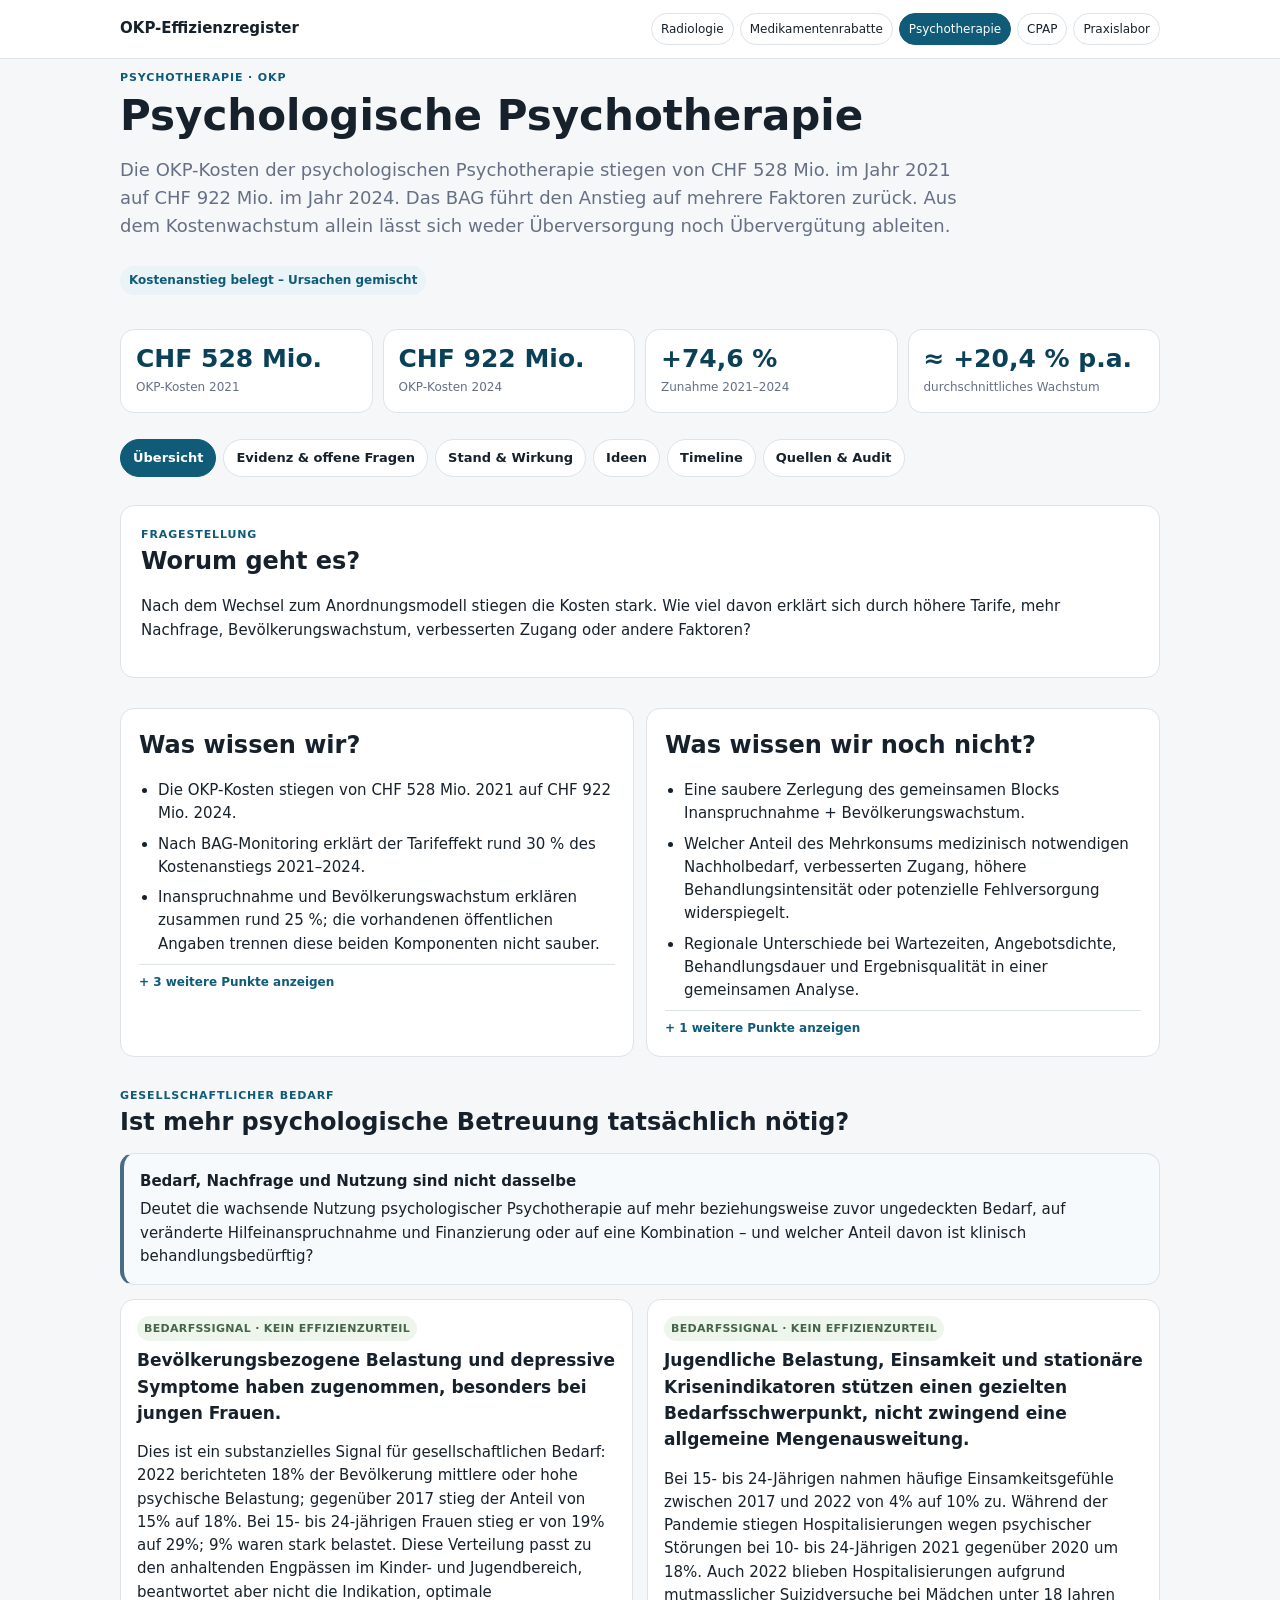
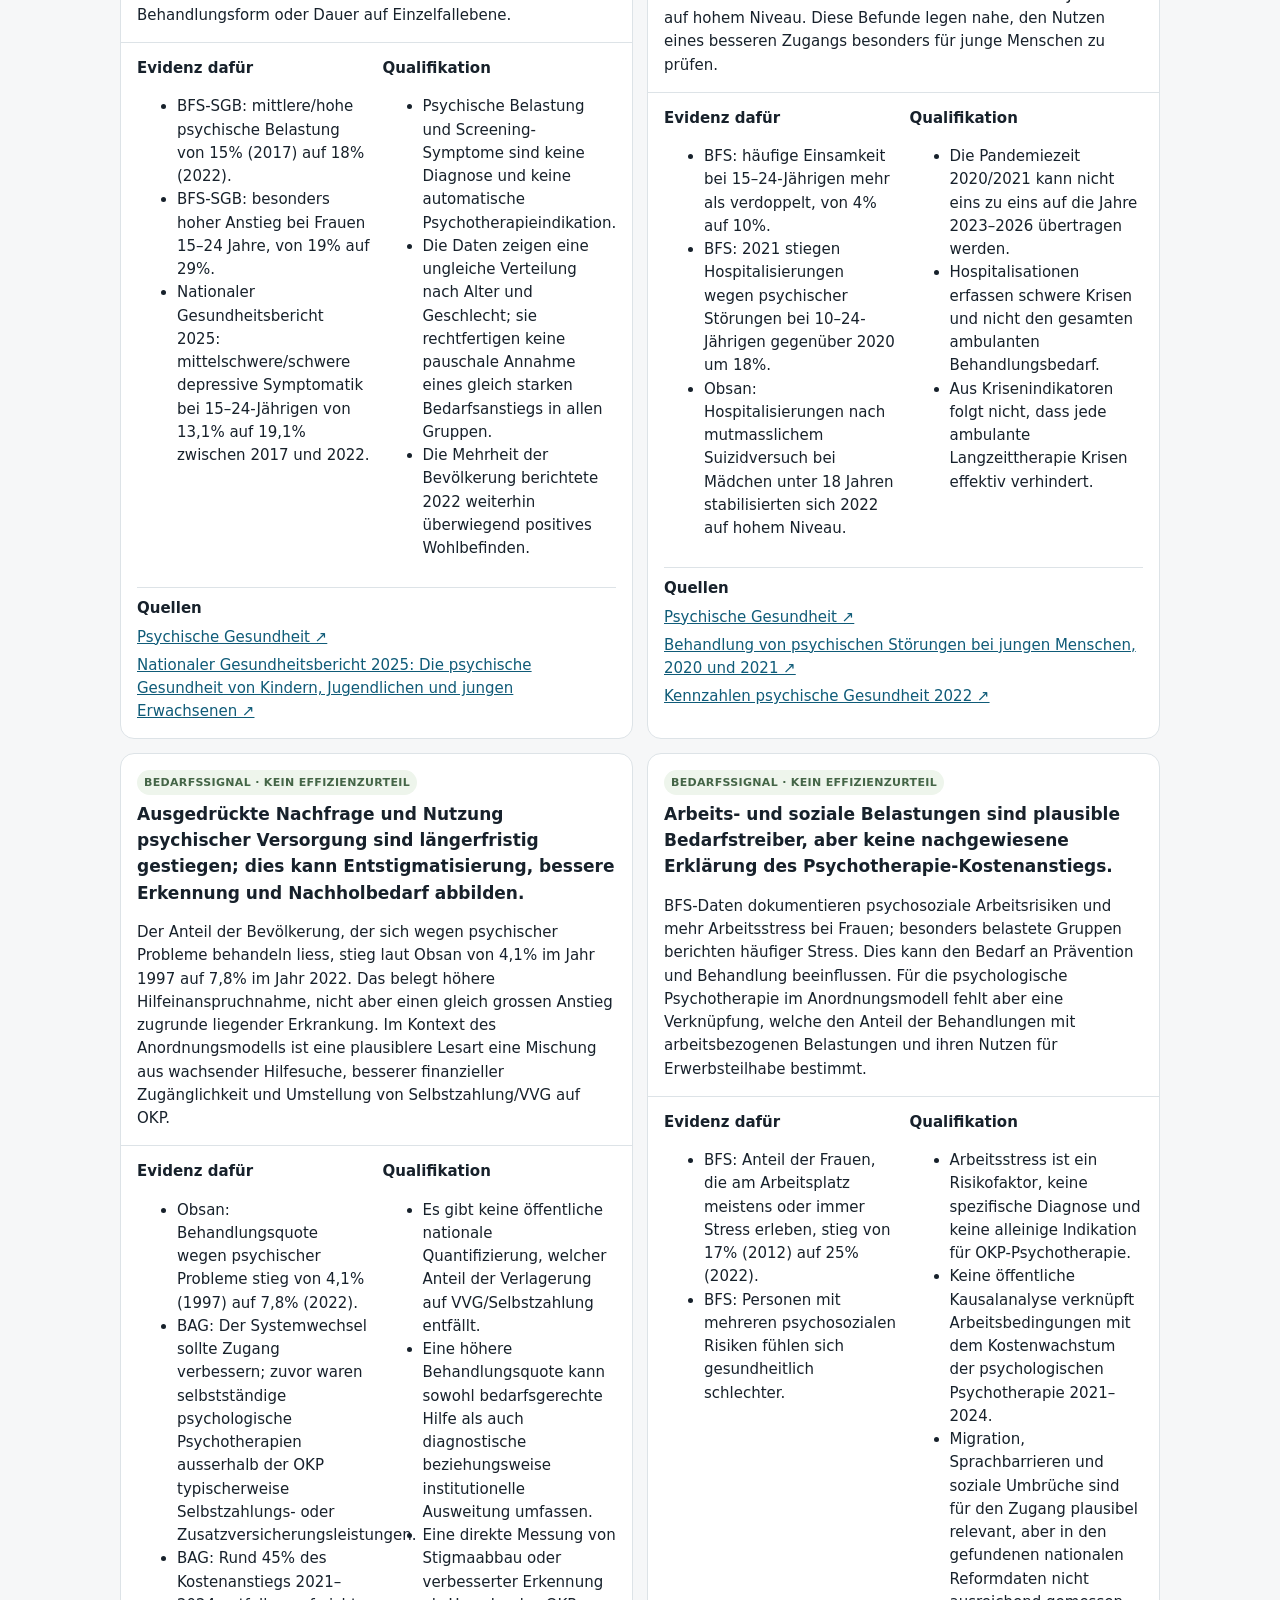
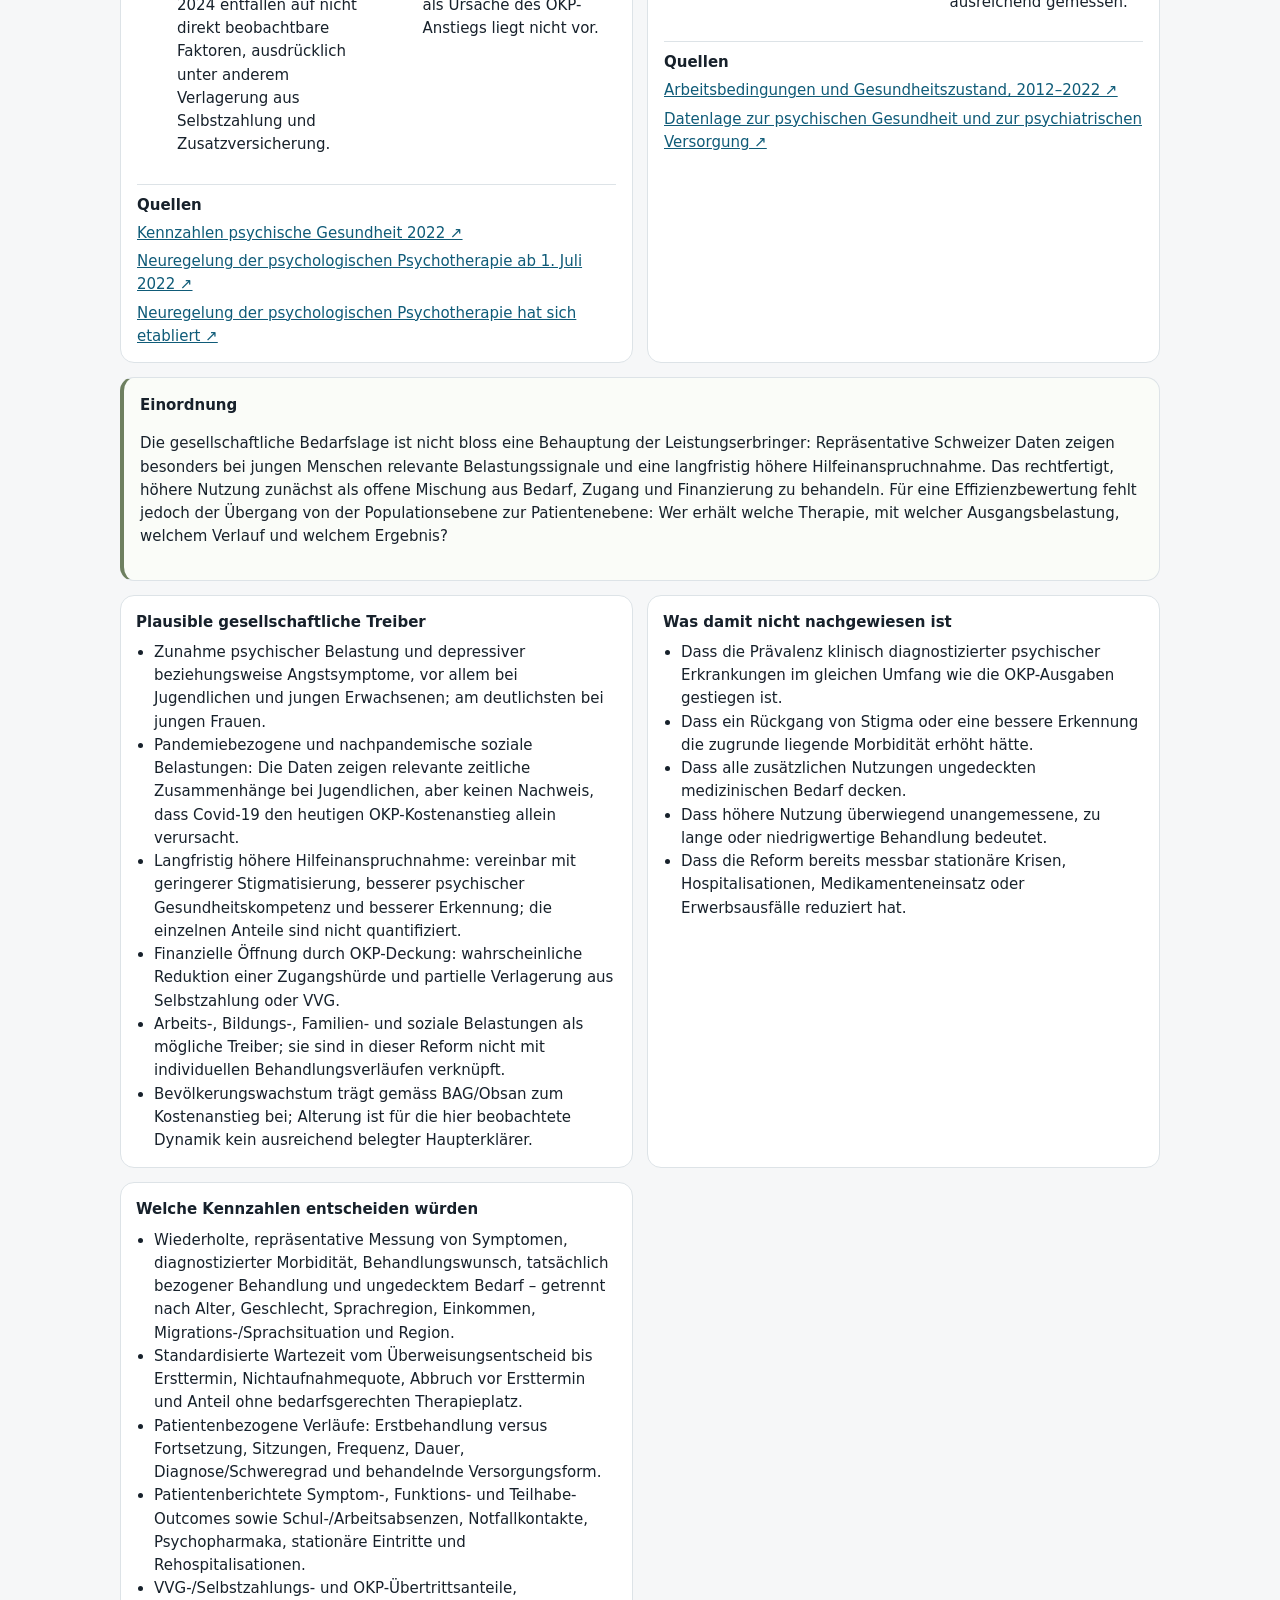
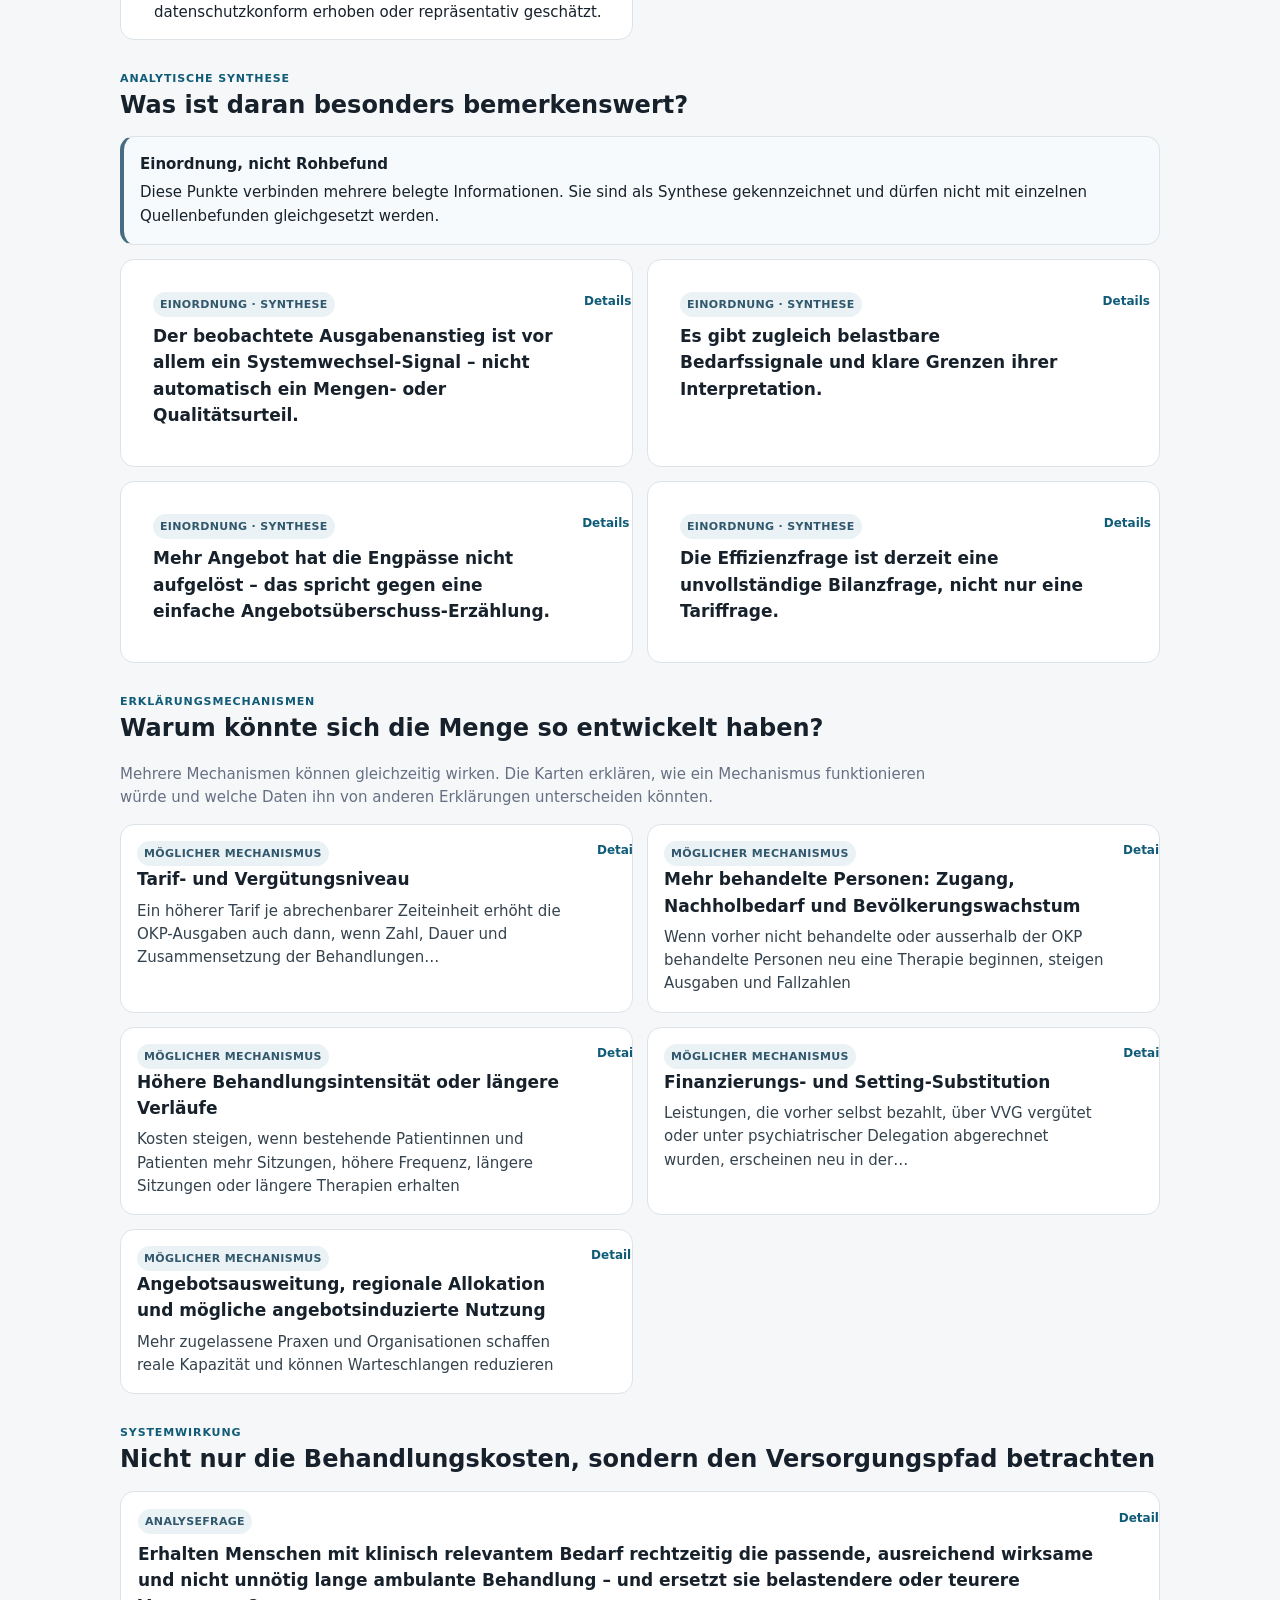
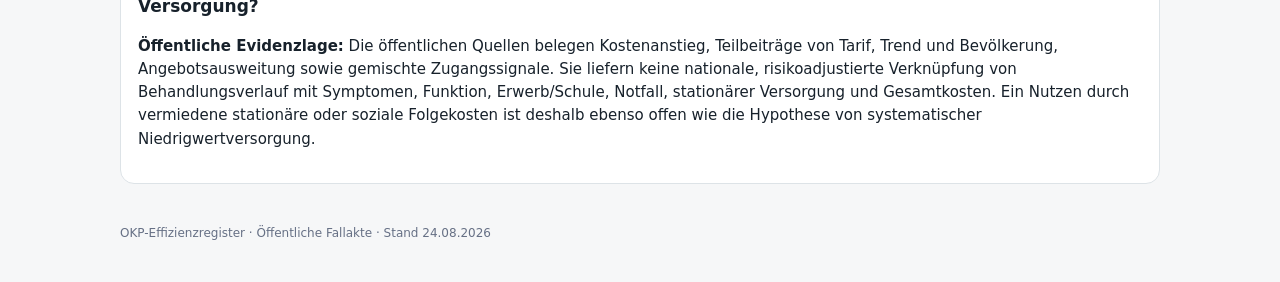
<file: psychotherapy/index.html>
<!doctype html><html lang="de"><head><meta charset="utf-8"><meta name="viewport" content="width=device-width,initial-scale=1"><title>Psychologische Psychotherapie · OKP-Effizienzregister</title><link rel="stylesheet" href="../styles.css"><style>
.event-sources,.monitor-sources{display:flex;gap:6px;flex-wrap:wrap;margin:6px 0 9px}.source-pill,.monitor-sources a{display:inline-block;font-size:11px;border:1px solid var(--line);border-radius:999px;padding:4px 7px;background:#fff;color:var(--muted);text-decoration:none}.source-link,.monitor-sources a{color:var(--accent)}.monitor-sources{padding-top:8px;border-top:1px solid var(--line)}.monitor-sources b{width:100%;font-size:12px}.raw-audit{margin-top:24px;padding-top:18px;border-top:2px solid var(--line)}.raw-run{border:1px solid var(--line);border-radius:12px;margin:10px 0;background:#fbfcfc;overflow:hidden}.raw-run>summary{cursor:pointer;padding:13px 15px;display:flex;justify-content:space-between;gap:12px}.raw-run>summary span{font-size:12px;color:var(--muted)}.raw-body{padding:0 15px 15px}.raw-note{background:var(--soft);padding:9px 11px;border-radius:8px;margin-bottom:12px;font-size:12px}.raw-body h4{margin:17px 0 5px}.raw-body pre{white-space:pre-wrap;word-break:break-word;max-height:560px;overflow:auto;background:#101820;color:#e8eef2;padding:12px;border-radius:9px;font:12px/1.45 ui-monospace,SFMono-Regular,Consolas,monospace}.copy-btn{border:1px solid var(--line);background:#fff;border-radius:7px;padding:4px 8px;font-size:11px;cursor:pointer}.raw-file{margin-top:14px}.raw-file summary{cursor:pointer;font-weight:700}.cost-plan{background:#fff;border:1px solid var(--line);border-radius:14px;padding:19px}.plan-grid{display:grid;grid-template-columns:1fr 1fr;gap:13px;margin:13px 0}.plan-grid p{margin:4px 0}.plan-chip{display:inline-block;font-size:11px;padding:4px 7px;border-radius:999px;background:#eef2f4;margin:2px 4px 2px 0}.activity-row[data-added="true"]{background:#fcfdfd}.deep-detail{grid-column:1/-1;padding-top:10px;border-top:1px dashed var(--line)}.deep-detail b{display:block}.counter-card{background:#fff;border:1px solid var(--line);border-left:4px solid #9d7a38;border-radius:14px;overflow:hidden}.counter-card>summary{cursor:pointer;display:flex;justify-content:space-between;gap:12px;padding:17px;list-style:none}.counter-card>summary::-webkit-details-marker{display:none}.counter-card>summary p{margin:4px 0 0;color:#34424d}.counter-body{padding:14px 17px;border-top:1px solid var(--line);display:grid;grid-template-columns:1fr 1fr;gap:12px}.counter-body p{margin:4px 0}.counter-sources{grid-column:1/-1}.counter-sources a{display:block;margin:5px 0;overflow-wrap:anywhere}@media(max-width:760px){.raw-run>summary{display:block}.raw-run>summary span{display:block;margin-top:4px}.plan-grid,.counter-body{grid-template-columns:1fr}.raw-body pre{max-height:420px}}
</style><style>
.analysis-intro{border:1px solid var(--line);border-left:4px solid #486d83;background:#f7fafc;border-radius:14px;padding:16px;margin-bottom:14px}.analysis-intro strong{display:block;margin-bottom:5px}.synthesis-grid,.mechanism-grid,.stakeholder-grid,.process-grid,.need-grid{display:grid;grid-template-columns:1fr 1fr;gap:14px}.synthesis-card,.mechanism-card,.stakeholder-card,.process-card,.patient-path-card,.need-card{border:1px solid var(--line);border-radius:14px;background:#fff;overflow:hidden}.synthesis-card,.need-card{padding:16px}.synthesis-card h3,.need-card h3{margin:6px 0}.analysis-badge{display:inline-block;font-size:11px;font-weight:700;letter-spacing:.03em;text-transform:uppercase;border-radius:999px;padding:4px 7px;background:#eaf2f6;color:#31586d}.need-badge{background:#eef5ec;color:#446547}.mechanism-card>summary,.stakeholder-card>summary,.process-card>summary{cursor:pointer;list-style:none;padding:16px;display:flex;justify-content:space-between;gap:14px}.mechanism-card>summary::-webkit-details-marker,.stakeholder-card>summary::-webkit-details-marker,.process-card>summary::-webkit-details-marker{display:none}.analysis-body{border-top:1px solid var(--line);padding:14px 16px;display:grid;grid-template-columns:1fr 1fr;gap:12px}.analysis-body>div{min-width:0}.analysis-body b{display:block;margin-bottom:4px}.analysis-body p{margin:0}.analysis-full{grid-column:1/-1}.analysis-sources{grid-column:1/-1;border-top:1px solid var(--line);padding-top:9px}.analysis-sources a{display:block;margin-top:5px;overflow-wrap:anywhere}.patient-path-card{padding:17px}.path-cols{display:grid;grid-template-columns:1fr 1fr;gap:14px;margin-top:12px}.path-cols ul{margin:5px 0 0;padding-left:18px}.current-state-head{border:1px solid var(--line);border-left:4px solid #4d775f;border-radius:14px;background:#f8fbf8;padding:17px;margin-bottom:14px}.current-state-head h3{margin:5px 0}.stakeholder-note{font-size:12px;color:var(--muted);margin-top:4px}.need-assessment{border:1px solid var(--line);border-left:4px solid #6e8060;background:#fafcf8;border-radius:14px;padding:16px;margin-top:14px}.need-meta{display:grid;grid-template-columns:1fr 1fr;gap:14px;margin-top:14px}.need-meta article{border:1px solid var(--line);border-radius:14px;background:#fff;padding:15px}.need-meta ul{margin:7px 0 0;padding-left:18px}@media(max-width:760px){.synthesis-grid,.mechanism-grid,.stakeholder-grid,.process-grid,.need-grid,.analysis-body,.path-cols,.need-meta{grid-template-columns:1fr}.analysis-full,.analysis-sources{grid-column:auto}}
</style><style>
.ideas-intro{border:1px solid var(--line);border-left:4px solid #725a9b;background:#faf8fd;border-radius:14px;padding:17px;margin-bottom:16px}.ideas-intro strong{display:block;margin-bottom:5px}.idea-grid{display:grid;grid-template-columns:1fr 1fr;gap:14px}.idea-card{border:1px solid var(--line);border-radius:14px;background:#fff;overflow:hidden}.idea-card>summary{cursor:pointer;list-style:none;padding:17px;display:flex;justify-content:space-between;gap:14px}.idea-card>summary::-webkit-details-marker{display:none}.idea-card h3{margin:7px 0 5px}.idea-card p{margin:0;color:#34424d}.idea-badge{display:inline-block;font-size:11px;font-weight:700;letter-spacing:.03em;text-transform:uppercase;border-radius:999px;padding:4px 7px;background:#f2edf9;color:#5b437e}.idea-body{border-top:1px solid var(--line);padding:15px 17px;display:grid;grid-template-columns:1fr 1fr;gap:13px}.idea-body>div{min-width:0}.idea-body b{display:block;margin-bottom:4px}.idea-body p{margin:0}.idea-basis{grid-column:1/-1}.idea-basis ul{margin:5px 0 0;padding-left:18px}.idea-sources{grid-column:1/-1;padding-top:9px;border-top:1px solid var(--line)}.idea-sources a{display:block;margin-top:5px;overflow-wrap:anywhere}@media(max-width:760px){.idea-grid,.idea-body{grid-template-columns:1fr}.idea-basis,.idea-sources{grid-column:auto}}
</style><style>
.more-items{margin-top:8px;border-top:1px solid var(--line);padding-top:8px}.more-items>summary{cursor:pointer;font-size:12px;font-weight:700;color:var(--accent);list-style:none}.more-items>summary::-webkit-details-marker{display:none}.more-items ul{margin-top:8px}.archive-block{border:1px solid var(--line);border-radius:14px;background:#fff;overflow:hidden;margin:14px 0}.archive-block>summary{cursor:pointer;list-style:none;padding:15px 17px;font-weight:700;display:flex;justify-content:space-between;gap:12px}.archive-block>summary::-webkit-details-marker{display:none}.archive-body{padding:0 17px 17px}.reader-note{font-size:12px;color:var(--muted);margin:5px 0 0}.timeline-fold{border:1px solid var(--line);border-radius:14px;background:#fff;overflow:hidden}.timeline-fold>summary{cursor:pointer;list-style:none;padding:15px 17px;font-weight:700}.timeline-fold>summary::-webkit-details-marker{display:none}.timeline-fold .section{margin:0;padding:17px}.synthesis-card>summary{cursor:pointer;list-style:none;padding:16px;display:flex;justify-content:space-between;gap:14px}.synthesis-card>summary::-webkit-details-marker{display:none}.synthesis-card .analysis-body{display:block}.synthesis-card .analysis-body>p{margin-top:0}.mechanism-teaser{color:#34424d;margin:5px 0 0}.patient-path-card>summary{cursor:pointer;list-style:none}.patient-path-card>summary::-webkit-details-marker{display:none}.patient-path-summary{display:flex;justify-content:space-between;gap:12px}.patient-path-summary h3{margin:7px 0 0}.patient-path-detail{margin-top:14px;border-top:1px solid var(--line);padding-top:14px}@media(max-width:760px){.reader-note{font-size:11px}.mechanism-teaser{font-size:13px}}
</style><style>
.timeline-rich-intro{border:1px solid var(--line);border-left:4px solid #5c6f82;border-radius:14px;background:#f8fafc;padding:17px;margin-bottom:15px}.timeline-rich-intro h2{margin:5px 0}.timeline-rich-intro p{margin:6px 0 0}.timeline-rich{display:grid;gap:11px}.timeline-rich-row{display:grid;grid-template-columns:125px 1fr;gap:14px;border:1px solid var(--line);border-radius:13px;background:#fff;padding:14px}.timeline-rich-date{font-size:12px;font-weight:700;color:var(--muted)}.timeline-rich-meta{display:flex;gap:6px;flex-wrap:wrap;margin-bottom:5px}.timeline-kind,.timeline-actor{display:inline-block;font-size:11px;border-radius:999px;padding:4px 7px;background:#eef2f4}.timeline-kind{font-weight:700}.timeline-rich-row h3{margin:5px 0}.timeline-rich-row p{margin:0 0 7px}.timeline-rich-status{font-size:11px;font-weight:700}.timeline-rich-sources a{font-size:12px;display:inline-block;margin:5px 10px 0 0}.activity-whos-acting{border:1px solid var(--line);border-radius:14px;background:#fff;padding:16px;margin:0 0 16px}.activity-whos-acting h3{margin:4px 0 8px}.activity-whos-acting .actor-chip{margin:2px 4px 2px 0}@media(max-width:760px){.timeline-rich-row{grid-template-columns:1fr;gap:5px}}
</style></head><body><header><div class="wrap header-inner"><a class="brand" href="../">OKP-Effizienzregister</a><nav class="nav"><a href="../radiology/">Radiologie</a><a href="../medikamentenrabatte/">Medikamentenrabatte</a><a class="active" href="../psychotherapy/">Psychotherapie</a><a href="../cpap/">CPAP</a><a href="../praxislabor/">Praxislabor</a></nav></div></header><main class="wrap"><section class="hero"><div class="eyebrow">PSYCHOTHERAPIE · OKP</div><h1>Psychologische Psychotherapie</h1><p class="lead">Die OKP-Kosten der psychologischen Psychotherapie stiegen von CHF 528 Mio. im Jahr 2021 auf CHF 922 Mio. im Jahr 2024. Das BAG führt den Anstieg auf mehrere Faktoren zurück. Aus dem Kostenwachstum allein lässt sich weder Überversorgung noch Übervergütung ableiten.</p><span class="status">Kostenanstieg belegt – Ursachen gemischt</span></section><div class="metrics"><article class="metric"><b>CHF 528 Mio.</b><span>OKP-Kosten 2021</span></article><article class="metric"><b>CHF 922 Mio.</b><span>OKP-Kosten 2024</span></article><article class="metric"><b>+74,6 %</b><span>Zunahme 2021–2024</span></article><article class="metric"><b>≈ +20,4 % p.a.</b><span>durchschnittliches Wachstum</span></article></div><nav class="case-tabs" aria-label="Fallbereiche"><button class="tab-btn active" data-tab="overview">Übersicht</button><button class="tab-btn" data-tab="transparency">Evidenz &amp; offene Fragen</button><button class="tab-btn" data-tab="activity">Stand &amp; Wirkung</button><button class="tab-btn" data-tab="ideas">Ideen</button><button class="tab-btn" data-tab="timeline">Timeline</button><button class="tab-btn" data-tab="audit">Quellen & Audit</button></nav><section class="tab-panel active" data-panel="overview"><section class="section"><article class="panel"><div class="eyebrow">FRAGESTELLUNG</div><h2>Worum geht es?</h2><p>Nach dem Wechsel zum Anordnungsmodell stiegen die Kosten stark. Wie viel davon erklärt sich durch höhere Tarife, mehr Nachfrage, Bevölkerungswachstum, verbesserten Zugang oder andere Faktoren?</p></article></section><section class="section two-col"><article class="list-card"><h2>Was wissen wir?</h2><ul><li>Die OKP-Kosten stiegen von CHF 528 Mio. 2021 auf CHF 922 Mio. 2024.</li><li>Nach BAG-Monitoring erklärt der Tarifeffekt rund 30 % des Kostenanstiegs 2021–2024.</li><li>Inanspruchnahme und Bevölkerungswachstum erklären zusammen rund 25 %; die vorhandenen öffentlichen Angaben trennen diese beiden Komponenten nicht sauber.</li></ul><details class="more-items"><summary>+ 3 weitere Punkte anzeigen</summary><ul><li>Rund 45 % werden anderen, nicht direkt beobachtbaren Faktoren zugerechnet.</li><li>Die Tarife im Anordnungsmodell liegen laut BAG-Monitoring ungefähr 16 % über den früheren Tarifen im Delegationsmodell.</li><li>Der Zugang zur psychologischen Psychotherapie wurde qualitativ eher als verbessert beurteilt; Monitoring und vertiefte Versorgungsanalyse werden weitergeführt.</li></ul></details></article><article class="list-card"><h2>Was wissen wir noch nicht?</h2><ul><li>Eine saubere Zerlegung des gemeinsamen Blocks Inanspruchnahme + Bevölkerungswachstum.</li><li>Welcher Anteil des Mehrkonsums medizinisch notwendigen Nachholbedarf, verbesserten Zugang, höhere Behandlungsintensität oder potenzielle Fehlversorgung widerspiegelt.</li><li>Regionale Unterschiede bei Wartezeiten, Angebotsdichte, Behandlungsdauer und Ergebnisqualität in einer gemeinsamen Analyse.</li></ul><details class="more-items"><summary>+ 1 weitere Punkte anzeigen</summary><ul><li>Ob die heutige Tarifhöhe die effizienten Kosten angemessen abbildet.</li></ul></details></article></section><section class="section analysis-layer societal-need"><div class="eyebrow">GESELLSCHAFTLICHER BEDARF</div><h2>Ist mehr psychologische Betreuung tatsächlich nötig?</h2><div class="analysis-intro"><strong>Bedarf, Nachfrage und Nutzung sind nicht dasselbe</strong>Deutet die wachsende Nutzung psychologischer Psychotherapie auf mehr beziehungsweise zuvor ungedeckten Bedarf, auf veränderte Hilfeinanspruchnahme und Finanzierung oder auf eine Kombination – und welcher Anteil davon ist klinisch behandlungsbedürftig?</div><div class="need-grid"><article class="need-card"><span class="analysis-badge need-badge">Bedarfssignal · kein Effizienzurteil</span><h3>Bevölkerungsbezogene Belastung und depressive Symptome haben zugenommen, besonders bei jungen Frauen.</h3><p>Dies ist ein substanzielles Signal für gesellschaftlichen Bedarf: 2022 berichteten 18% der Bevölkerung mittlere oder hohe psychische Belastung; gegenüber 2017 stieg der Anteil von 15% auf 18%. Bei 15- bis 24-jährigen Frauen stieg er von 19% auf 29%; 9% waren stark belastet. Diese Verteilung passt zu den anhaltenden Engpässen im Kinder- und Jugendbereich, beantwortet aber nicht die Indikation, optimale Behandlungsform oder Dauer auf Einzelfallebene.</p><div class="analysis-body" style="margin:14px -16px -16px"><div><b>Evidenz dafür</b><ul><li>BFS-SGB: mittlere/hohe psychische Belastung von 15% (2017) auf 18% (2022).</li><li>BFS-SGB: besonders hoher Anstieg bei Frauen 15–24 Jahre, von 19% auf 29%.</li><li>Nationaler Gesundheitsbericht 2025: mittelschwere/schwere depressive Symptomatik bei 15–24-Jährigen von 13,1% auf 19,1% zwischen 2017 und 2022.</li></ul></div><div><b>Qualifikation</b><ul><li>Psychische Belastung und Screening-Symptome sind keine Diagnose und keine automatische Psychotherapieindikation.</li><li>Die Daten zeigen eine ungleiche Verteilung nach Alter und Geschlecht; sie rechtfertigen keine pauschale Annahme eines gleich starken Bedarfsanstiegs in allen Gruppen.</li><li>Die Mehrheit der Bevölkerung berichtete 2022 weiterhin überwiegend positives Wohlbefinden.</li></ul></div><div class="analysis-sources"><b>Quellen</b><a href="https://www.swissstats.bfs.admin.ch/data/webviewer/appId/ch.admin.bfs.swissstat/article/issue23142132201-06/package" target="_blank" rel="noopener noreferrer">Psychische Gesundheit ↗</a><a href="https://www.obsan.admin.ch/sites/default/files/2025-09/ngb2025_de.pdf" target="_blank" rel="noopener noreferrer">Nationaler Gesundheitsbericht 2025: Die psychische Gesundheit von Kindern, Jugendlichen und jungen Erwachsenen ↗</a></div></div></article><article class="need-card"><span class="analysis-badge need-badge">Bedarfssignal · kein Effizienzurteil</span><h3>Jugendliche Belastung, Einsamkeit und stationäre Krisenindikatoren stützen einen gezielten Bedarfsschwerpunkt, nicht zwingend eine allgemeine Mengenausweitung.</h3><p>Bei 15- bis 24-Jährigen nahmen häufige Einsamkeitsgefühle zwischen 2017 und 2022 von 4% auf 10% zu. Während der Pandemie stiegen Hospitalisierungen wegen psychischer Störungen bei 10- bis 24-Jährigen 2021 gegenüber 2020 um 18%. Auch 2022 blieben Hospitalisierungen aufgrund mutmasslicher Suizidversuche bei Mädchen unter 18 Jahren auf hohem Niveau. Diese Befunde legen nahe, den Nutzen eines besseren Zugangs besonders für junge Menschen zu prüfen.</p><div class="analysis-body" style="margin:14px -16px -16px"><div><b>Evidenz dafür</b><ul><li>BFS: häufige Einsamkeit bei 15–24-Jährigen mehr als verdoppelt, von 4% auf 10%.</li><li>BFS: 2021 stiegen Hospitalisierungen wegen psychischer Störungen bei 10–24-Jährigen gegenüber 2020 um 18%.</li><li>Obsan: Hospitalisierungen nach mutmasslichem Suizidversuch bei Mädchen unter 18 Jahren stabilisierten sich 2022 auf hohem Niveau.</li></ul></div><div><b>Qualifikation</b><ul><li>Die Pandemiezeit 2020/2021 kann nicht eins zu eins auf die Jahre 2023–2026 übertragen werden.</li><li>Hospitalisationen erfassen schwere Krisen und nicht den gesamten ambulanten Behandlungsbedarf.</li><li>Aus Krisenindikatoren folgt nicht, dass jede ambulante Langzeittherapie Krisen effektiv verhindert.</li></ul></div><div class="analysis-sources"><b>Quellen</b><a href="https://www.swissstats.bfs.admin.ch/data/webviewer/appId/ch.admin.bfs.swissstat/article/issue23142132201-06/package" target="_blank" rel="noopener noreferrer">Psychische Gesundheit ↗</a><a href="https://www.swissstats.bfs.admin.ch/data/webviewer/appId/ch.admin.bfs.swissstat/article/issue221422102100-01/package" target="_blank" rel="noopener noreferrer">Behandlung von psychischen Störungen bei jungen Menschen, 2020 und 2021 ↗</a><a href="https://www.bag.admin.ch/dam/de/sd-web/MX7L54Eqq5rW/obsan-bulletin-psy-kennzahlen-2024-11.pdf" target="_blank" rel="noopener noreferrer">Kennzahlen psychische Gesundheit 2022 ↗</a></div></div></article><article class="need-card"><span class="analysis-badge need-badge">Bedarfssignal · kein Effizienzurteil</span><h3>Ausgedrückte Nachfrage und Nutzung psychischer Versorgung sind längerfristig gestiegen; dies kann Entstigmatisierung, bessere Erkennung und Nachholbedarf abbilden.</h3><p>Der Anteil der Bevölkerung, der sich wegen psychischer Probleme behandeln liess, stieg laut Obsan von 4,1% im Jahr 1997 auf 7,8% im Jahr 2022. Das belegt höhere Hilfeinanspruchnahme, nicht aber einen gleich grossen Anstieg zugrunde liegender Erkrankung. Im Kontext des Anordnungsmodells ist eine plausiblere Lesart eine Mischung aus wachsender Hilfesuche, besserer finanzieller Zugänglichkeit und Umstellung von Selbstzahlung/VVG auf OKP.</p><div class="analysis-body" style="margin:14px -16px -16px"><div><b>Evidenz dafür</b><ul><li>Obsan: Behandlungsquote wegen psychischer Probleme stieg von 4,1% (1997) auf 7,8% (2022).</li><li>BAG: Der Systemwechsel sollte Zugang verbessern; zuvor waren selbstständige psychologische Psychotherapien ausserhalb der OKP typischerweise Selbstzahlungs- oder Zusatzversicherungsleistungen.</li><li>BAG: Rund 45% des Kostenanstiegs 2021–2024 entfallen auf nicht direkt beobachtbare Faktoren, ausdrücklich unter anderem Verlagerung aus Selbstzahlung und Zusatzversicherung.</li></ul></div><div><b>Qualifikation</b><ul><li>Es gibt keine öffentliche nationale Quantifizierung, welcher Anteil der Verlagerung auf VVG/Selbstzahlung entfällt.</li><li>Eine höhere Behandlungsquote kann sowohl bedarfsgerechte Hilfe als auch diagnostische beziehungsweise institutionelle Ausweitung umfassen.</li><li>Eine direkte Messung von Stigmaabbau oder verbesserter Erkennung als Ursache des OKP-Anstiegs liegt nicht vor.</li></ul></div><div class="analysis-sources"><b>Quellen</b><a href="https://www.bag.admin.ch/dam/de/sd-web/MX7L54Eqq5rW/obsan-bulletin-psy-kennzahlen-2024-11.pdf" target="_blank" rel="noopener noreferrer">Kennzahlen psychische Gesundheit 2022 ↗</a><a href="https://www.bag.admin.ch/de/neuregelung-der-psychologischen-psychotherapie-ab-1-juli-2022" target="_blank" rel="noopener noreferrer">Neuregelung der psychologischen Psychotherapie ab 1. Juli 2022 ↗</a><a href="https://www.bag.admin.ch/de/newnsb/InNuMMG44_5LuF8ztcpg3" target="_blank" rel="noopener noreferrer">Neuregelung der psychologischen Psychotherapie hat sich etabliert ↗</a></div></div></article><article class="need-card"><span class="analysis-badge need-badge">Bedarfssignal · kein Effizienzurteil</span><h3>Arbeits- und soziale Belastungen sind plausible Bedarfstreiber, aber keine nachgewiesene Erklärung des Psychotherapie-Kostenanstiegs.</h3><p>BFS-Daten dokumentieren psychosoziale Arbeitsrisiken und mehr Arbeitsstress bei Frauen; besonders belastete Gruppen berichten häufiger Stress. Dies kann den Bedarf an Prävention und Behandlung beeinflussen. Für die psychologische Psychotherapie im Anordnungsmodell fehlt aber eine Verknüpfung, welche den Anteil der Behandlungen mit arbeitsbezogenen Belastungen und ihren Nutzen für Erwerbsteilhabe bestimmt.</p><div class="analysis-body" style="margin:14px -16px -16px"><div><b>Evidenz dafür</b><ul><li>BFS: Anteil der Frauen, die am Arbeitsplatz meistens oder immer Stress erleben, stieg von 17% (2012) auf 25% (2022).</li><li>BFS: Personen mit mehreren psychosozialen Risiken fühlen sich gesundheitlich schlechter.</li></ul></div><div><b>Qualifikation</b><ul><li>Arbeitsstress ist ein Risikofaktor, keine spezifische Diagnose und keine alleinige Indikation für OKP-Psychotherapie.</li><li>Keine öffentliche Kausalanalyse verknüpft Arbeitsbedingungen mit dem Kostenwachstum der psychologischen Psychotherapie 2021–2024.</li><li>Migration, Sprachbarrieren und soziale Umbrüche sind für den Zugang plausibel relevant, aber in den gefundenen nationalen Reformdaten nicht ausreichend gemessen.</li></ul></div><div class="analysis-sources"><b>Quellen</b><a href="https://www.swissstats.bfs.admin.ch/data/webviewer/appId/ch.admin.bfs.swissstat/article/issue24142132206-01/package" target="_blank" rel="noopener noreferrer">Arbeitsbedingungen und Gesundheitszustand, 2012–2022 ↗</a><a href="https://www.bag.admin.ch/de/bag/de/home/strategie-und-politik/politische-auftraege-und-aktionsplaene/politische-auftraege-im-bereich-psychische-gesundheit/datenlage-zur-psychischen-gesundheit-und-zur-psychiatrischen-versorgung.html" target="_blank" rel="noopener noreferrer">Datenlage zur psychischen Gesundheit und zur psychiatrischen Versorgung ↗</a></div></div></article></div><div class="need-assessment"><b>Einordnung</b><p>Die gesellschaftliche Bedarfslage ist nicht bloss eine Behauptung der Leistungserbringer: Repräsentative Schweizer Daten zeigen besonders bei jungen Menschen relevante Belastungssignale und eine langfristig höhere Hilfeinanspruchnahme. Das rechtfertigt, höhere Nutzung zunächst als offene Mischung aus Bedarf, Zugang und Finanzierung zu behandeln. Für eine Effizienzbewertung fehlt jedoch der Übergang von der Populationsebene zur Patientenebene: Wer erhält welche Therapie, mit welcher Ausgangsbelastung, welchem Verlauf und welchem Ergebnis?</p></div><div class="need-meta"><article><b>Plausible gesellschaftliche Treiber</b><ul><li>Zunahme psychischer Belastung und depressiver beziehungsweise Angstsymptome, vor allem bei Jugendlichen und jungen Erwachsenen; am deutlichsten bei jungen Frauen.</li><li>Pandemiebezogene und nachpandemische soziale Belastungen: Die Daten zeigen relevante zeitliche Zusammenhänge bei Jugendlichen, aber keinen Nachweis, dass Covid-19 den heutigen OKP-Kostenanstieg allein verursacht.</li><li>Langfristig höhere Hilfeinanspruchnahme: vereinbar mit geringerer Stigmatisierung, besserer psychischer Gesundheitskompetenz und besserer Erkennung; die einzelnen Anteile sind nicht quantifiziert.</li><li>Finanzielle Öffnung durch OKP-Deckung: wahrscheinliche Reduktion einer Zugangshürde und partielle Verlagerung aus Selbstzahlung oder VVG.</li><li>Arbeits-, Bildungs-, Familien- und soziale Belastungen als mögliche Treiber; sie sind in dieser Reform nicht mit individuellen Behandlungsverläufen verknüpft.</li><li>Bevölkerungswachstum trägt gemäss BAG/Obsan zum Kostenanstieg bei; Alterung ist für die hier beobachtete Dynamik kein ausreichend belegter Haupterklärer.</li></ul></article><article><b>Was damit nicht nachgewiesen ist</b><ul><li>Dass die Prävalenz klinisch diagnostizierter psychischer Erkrankungen im gleichen Umfang wie die OKP-Ausgaben gestiegen ist.</li><li>Dass ein Rückgang von Stigma oder eine bessere Erkennung die zugrunde liegende Morbidität erhöht hätte.</li><li>Dass alle zusätzlichen Nutzungen ungedeckten medizinischen Bedarf decken.</li><li>Dass höhere Nutzung überwiegend unangemessene, zu lange oder niedrigwertige Behandlung bedeutet.</li><li>Dass die Reform bereits messbar stationäre Krisen, Hospitalisationen, Medikamenteneinsatz oder Erwerbsausfälle reduziert hat.</li></ul></article><article><b>Welche Kennzahlen entscheiden würden</b><ul><li>Wiederholte, repräsentative Messung von Symptomen, diagnostizierter Morbidität, Behandlungswunsch, tatsächlich bezogener Behandlung und ungedecktem Bedarf – getrennt nach Alter, Geschlecht, Sprachregion, Einkommen, Migrations-/Sprachsituation und Region.</li><li>Standardisierte Wartezeit vom Überweisungsentscheid bis Ersttermin, Nichtaufnahmequote, Abbruch vor Ersttermin und Anteil ohne bedarfsgerechten Therapieplatz.</li><li>Patientenbezogene Verläufe: Erstbehandlung versus Fortsetzung, Sitzungen, Frequenz, Dauer, Diagnose/Schweregrad und behandelnde Versorgungsform.</li><li>Patientenberichtete Symptom-, Funktions- und Teilhabe-Outcomes sowie Schul-/Arbeitsabsenzen, Notfallkontakte, Psychopharmaka, stationäre Eintritte und Rehospitalisationen.</li><li>VVG-/Selbstzahlungs- und OKP-Übertrittsanteile, datenschutzkonform erhoben oder repräsentativ geschätzt.</li></ul></article></div></section><section class="section analysis-layer"><div class="eyebrow">ANALYTISCHE SYNTHESE</div><h2>Was ist daran besonders bemerkenswert?</h2><div class="analysis-intro"><strong>Einordnung, nicht Rohbefund</strong>Diese Punkte verbinden mehrere belegte Informationen. Sie sind als Synthese gekennzeichnet und dürfen nicht mit einzelnen Quellenbefunden gleichgesetzt werden.</div><div class="synthesis-grid"><details class="synthesis-card"><summary><div><span class="analysis-badge">Einordnung · Synthese</span><h3>Der beobachtete Ausgabenanstieg ist vor allem ein Systemwechsel-Signal – nicht automatisch ein Mengen- oder Qualitätsurteil.</h3></div><span class="expand">Details</span></summary><div class="analysis-body"><p>Die OKP-Kosten stiegen von CHF 528 Mio. (2021) auf geschätzte CHF 922 Mio. (2024). Rund 30% des Zuwachses ordnet das BAG höheren Tarifen zu, knapp 25% langfristigem Nutzungstrend und Bevölkerungswachstum; knapp 45% bleiben in den öffentlichen Daten unbeobachtet. Damit ist die zentrale Restfrage nicht bloss „wie viel mehr Therapie?“, sondern auch „welche vormals privat, VVG-finanziert oder delegiert erbrachten Leistungen wurden in die OKP überführt – und für welche zusätzlichen Personen entstand Zugang?“</p><p class="stakeholder-note"><b>Grenze:</b> Die CHF-922-Mio.-Angabe für 2024 beruht im Obsan-Monitoring auf einer Hochrechnung. Die Dekomposition ist eine modellgestützte Zuordnung, keine patientenbezogene Kausalanalyse.</p><div class="analysis-sources"><b>Quellen</b><a href="https://www.bag.admin.ch/de/newnsb/InNuMMG44_5LuF8ztcpg3" target="_blank" rel="noopener noreferrer">Neuregelung der psychologischen Psychotherapie hat sich etabliert ↗</a><a href="https://www.bag.admin.ch/dam/de/sd-web/F-tn9vH7m1d5/20250819_OBSAN-Bericht_Monit_Neuregelung_psych.Psychotherapie.pdf" target="_blank" rel="noopener noreferrer">Monitoring zur Neuregelung der psychologischen Psychotherapie, zweiter Bericht ↗</a><a href="https://www.bag.admin.ch/de/neuregelung-der-psychologischen-psychotherapie-ab-1-juli-2022" target="_blank" rel="noopener noreferrer">Neuregelung der psychologischen Psychotherapie ab 1. Juli 2022 ↗</a></div></div></details><details class="synthesis-card"><summary><div><span class="analysis-badge">Einordnung · Synthese</span><h3>Es gibt zugleich belastbare Bedarfssignale und klare Grenzen ihrer Interpretation.</h3></div><span class="expand">Details</span></summary><div class="analysis-body"><p>Die Schweizer Gesundheitsbefragung zeigt zwischen 2017 und 2022 einen Anstieg mittlerer oder hoher psychischer Belastung von 15% auf 18%; besonders stark fiel er bei Frauen von 15–24 Jahren aus (19% auf 29%). Das spricht dafür, dass ein Teil der höheren Nachfrage auf reale Belastung und zuvor nicht gedeckten Bedarf treffen kann. Es beweist jedoch weder, dass alle zusätzlichen OKP-Behandlungen klinisch indiziert sind, noch dass der gesamte Kostenanstieg durch eine höhere Prävalenz psychischer Erkrankungen verursacht wurde.</p><p class="stakeholder-note"><b>Grenze:</b> Selbstberichtete Belastung und Screening-Symptome sind nicht mit klinischen Diagnosen gleichzusetzen. Die zeitliche Koinzidenz mit der Reform erlaubt keine Zuordnung des OKP-Ausgabenwachstums zu gesellschaftlicher Belastung.</p><div class="analysis-sources"><b>Quellen</b><a href="https://www.swissstats.bfs.admin.ch/data/webviewer/appId/ch.admin.bfs.swissstat/article/issue23142132201-06/package" target="_blank" rel="noopener noreferrer">Psychische Gesundheit ↗</a><a href="https://www.obsan.admin.ch/sites/default/files/2025-09/ngb2025_de.pdf" target="_blank" rel="noopener noreferrer">Nationaler Gesundheitsbericht 2025: Die psychische Gesundheit von Kindern, Jugendlichen und jungen Erwachsenen ↗</a><a href="https://www.bag.admin.ch/dam/de/sd-web/MX7L54Eqq5rW/obsan-bulletin-psy-kennzahlen-2024-11.pdf" target="_blank" rel="noopener noreferrer">Kennzahlen psychische Gesundheit 2022 ↗</a></div></div></details><details class="synthesis-card"><summary><div><span class="analysis-badge">Einordnung · Synthese</span><h3>Mehr Angebot hat die Engpässe nicht aufgelöst – das spricht gegen eine einfache Angebotsüberschuss-Erzählung.</h3></div><span class="expand">Details</span></summary><div class="analysis-body"><p>Die Zahl zugelassener Praxen und die geschätzte abrechenbare Kapazität nahmen deutlich zu, während Zugang von Fachpersonen tendenziell als besser beurteilt wird. Gleichzeitig meldet das BAG weiterhin lange Wartezeiten, besonders für Kinder und Jugendliche sowie in ländlichen Regionen. Die gleichzeitige Angebotsausweitung und Persistenz von Warteschlangen ist vereinbar mit erheblichem ungedecktem oder neu sichtbar gewordenem Bedarf; sie schliesst induzierte Nachfrage oder regionale Fehlallokation aber nicht aus.</p><p class="stakeholder-note"><b>Grenze:</b> Wartezeiten wurden nicht national standardisiert vor und nach der Reform gemessen. Fachpersonenwahrnehmungen sind wichtige Versorgungsindikatoren, aber kein kausaler Wirkungsnachweis.</p><div class="analysis-sources"><b>Quellen</b><a href="https://www.bag.admin.ch/dam/de/sd-web/F-tn9vH7m1d5/20250819_OBSAN-Bericht_Monit_Neuregelung_psych.Psychotherapie.pdf" target="_blank" rel="noopener noreferrer">Monitoring zur Neuregelung der psychologischen Psychotherapie, zweiter Bericht ↗</a><a href="https://www.bag.admin.ch/de/newnsb/InNuMMG44_5LuF8ztcpg3" target="_blank" rel="noopener noreferrer">Neuregelung der psychologischen Psychotherapie hat sich etabliert ↗</a><a href="https://www.bag.admin.ch/dam/de/sd-web/CGKX9jsfXkgO/2025-schlussbericht-formative-evaluation-npp-d.pdf" target="_blank" rel="noopener noreferrer">Formative Evaluation der Neuregelung der psychologischen Psychotherapie, Schlussbericht ↗</a></div></div></details><details class="synthesis-card"><summary><div><span class="analysis-badge">Einordnung · Synthese</span><h3>Die Effizienzfrage ist derzeit eine unvollständige Bilanzfrage, nicht nur eine Tariffrage.</h3></div><span class="expand">Details</span></summary><div class="analysis-body"><p>Ambulante Mehrkosten können ineffizient sein, wenn sie vor allem unnötige oder unangemessen lange Behandlungen finanzieren. Sie können aber auch wertvoll sein, wenn sie früheren Zugang ermöglichen, Krisen vermeiden, stationäre Aufenthalte reduzieren oder Funktionsfähigkeit verbessern. Die öffentlichen Daten messen gegenwärtig weder nationale patientenbezogene Behandlungsdauern und Indikationsqualität noch symptombezogene Ergebnisse, Arbeits-/Schulteilhabe, Notfallnutzung oder Nettoeffekte auf Hospitalisationen. Deshalb ist der soziale Nettonutzen des Anordnungsmodells öffentlich noch nicht bestimmbar.</p><p class="stakeholder-note"><b>Grenze:</b> Das Fehlen öffentlicher Outcome-Daten ist kein Beleg für fehlenden Nutzen; es verhindert die belastbare Beurteilung sowohl von Nutzen als auch von Fehlversorgung.</p><div class="analysis-sources"><b>Quellen</b><a href="https://www.bag.admin.ch/dam/de/sd-web/F-tn9vH7m1d5/20250819_OBSAN-Bericht_Monit_Neuregelung_psych.Psychotherapie.pdf" target="_blank" rel="noopener noreferrer">Monitoring zur Neuregelung der psychologischen Psychotherapie, zweiter Bericht ↗</a><a href="https://www.bag.admin.ch/dam/de/sd-web/CGKX9jsfXkgO/2025-schlussbericht-formative-evaluation-npp-d.pdf" target="_blank" rel="noopener noreferrer">Formative Evaluation der Neuregelung der psychologischen Psychotherapie, Schlussbericht ↗</a><a href="https://www.bag.admin.ch/de/newnsb/InNuMMG44_5LuF8ztcpg3" target="_blank" rel="noopener noreferrer">Neuregelung der psychologischen Psychotherapie hat sich etabliert ↗</a></div></div></details></div></section><section class="section analysis-layer"><div class="eyebrow">ERKLÄRUNGSMECHANISMEN</div><h2>Warum könnte sich die Menge so entwickelt haben?</h2><p class="section-lead">Mehrere Mechanismen können gleichzeitig wirken. Die Karten erklären, wie ein Mechanismus funktionieren würde und welche Daten ihn von anderen Erklärungen unterscheiden könnten.</p><div class="mechanism-grid"><details class="mechanism-card"><summary><div><span class="analysis-badge">Möglicher Mechanismus</span><h3>Tarif- und Vergütungsniveau</h3><p class="mechanism-teaser">Ein höherer Tarif je abrechenbarer Zeiteinheit erhöht die OKP-Ausgaben auch dann, wenn Zahl, Dauer und Zusammensetzung der Behandlungen…</p></div><span class="expand">Details</span></summary><div class="analysis-body"><div class="analysis-full"><b>Mechanismus</b><p>Ein höherer Tarif je abrechenbarer Zeiteinheit erhöht die OKP-Ausgaben auch dann, wenn Zahl, Dauer und Zusammensetzung der Behandlungen unverändert bleiben. Im Anordnungsmodell werden zudem selbständig getragene Infrastruktur-, Administrations- und Weiterbildungsaufwände anders abgebildet als im früheren Delegationsmodell.</p></div><div><b>Warum plausibel?</b><p>Das Obsan ordnet CHF 129 Mio. beziehungsweise 32,8% der Mehrkosten 2021–2024 dem Tarif zu. Der durchschnittliche provisorische Tarif lag ungefähr 16% über den verglichenen delegierten Praxis- und Spitaltarifen.</p></div><div><b>Wie unterscheiden?</b><p>Unabhängiges Vollkosten- und Produktivitätsbenchmarking nach Praxisgrösse, Region und Anstellungsform; zusätzlich Vergleich der nicht verrechenbaren Arbeit, Kapazitätsauslastung, Qualität und Outcomes bei standardisierten Behandlungsfällen.</p></div><div><b>Evidenz dafür</b><ul><li>Publizierte Obsan-Dekomposition: 32,8% des Kostenanstiegs 2021–2024 als Tarifeffekt.</li><li>BAG bestätigt rund 30% des Kostenwachstums durch höhere Tarife.</li></ul></div><div><b>Qualifikation / Gegen-Evidenz</b><ul><li>Ein Vergleich mit delegierten Tarifen ist kein Vollkostenbenchmarking: Im selbständigen Modell liegen bestimmte Infrastruktur-, Administrations- und Weiterbildungsaufwände bei den Psychotherapeutinnen und Psychotherapeuten.</li><li>Ein höherer Tarif kann wirtschaftlich, zu hoch oder zu tief sein; dies folgt nicht aus der Differenz zum alten Modell.</li></ul></div><div class="analysis-sources"><b>Quellen</b><a href="https://www.bag.admin.ch/dam/de/sd-web/F-tn9vH7m1d5/20250819_OBSAN-Bericht_Monit_Neuregelung_psych.Psychotherapie.pdf" target="_blank" rel="noopener noreferrer">Monitoring zur Neuregelung der psychologischen Psychotherapie, zweiter Bericht ↗</a><a href="https://www.bag.admin.ch/de/newnsb/InNuMMG44_5LuF8ztcpg3" target="_blank" rel="noopener noreferrer">Neuregelung der psychologischen Psychotherapie hat sich etabliert ↗</a></div></div></details><details class="mechanism-card"><summary><div><span class="analysis-badge">Möglicher Mechanismus</span><h3>Mehr behandelte Personen: Zugang, Nachholbedarf und Bevölkerungswachstum</h3><p class="mechanism-teaser">Wenn vorher nicht behandelte oder ausserhalb der OKP behandelte Personen neu eine Therapie beginnen, steigen Ausgaben und Fallzahlen</p></div><span class="expand">Details</span></summary><div class="analysis-body"><div class="analysis-full"><b>Mechanismus</b><p>Wenn vorher nicht behandelte oder ausserhalb der OKP behandelte Personen neu eine Therapie beginnen, steigen Ausgaben und Fallzahlen. Dies kann bedarfsgerechter Zugang sein; es kann bei geringer Indikationsqualität aber auch zu niedrigerem Grenznutzen führen.</p></div><div><b>Warum plausibel?</b><p>Die Reform machte selbstständige psychologische Psychotherapie unter ärztlicher Anordnung OKP-finanzierbar. Das BAG ordnet knapp 25% des Kostenwachstums langfristigem Nutzungstrend und Bevölkerungswachstum zu; die Evaluation und das BAG berichten zugleich tendenziell besseren Zugang sowie fortbestehende Wartezeiten.</p></div><div><b>Wie unterscheiden?</b><p>Versichertenbezogene Dekomposition: Zahl neu behandelter Personen, Wiederaufnahmen und Therapieerstbehandlungen je 1&#x27;000 Einwohner, risikoadjustiert nach Alter, Diagnose, Schweregrad, Region und sozioökonomischer Lage; ergänzend Messung ungedeckten Bedarfs und Nichtaufnahme.</p></div><div><b>Evidenz dafür</b><ul><li>BAG: Zugang wird tendenziell als verbessert beurteilt; Zahl zugelassener Leistungserbringer deutlich gestiegen.</li><li>Obsan: langfristig steigende Behandlung wegen psychischer Probleme; Bevölkerungswachstum als Teil der Kostenzerlegung.</li><li>BFS/Obsan: erhöhte Belastungssignale, insbesondere bei jungen Menschen.</li></ul></div><div><b>Qualifikation / Gegen-Evidenz</b><ul><li>Öffentliche nationale Daten können die zusätzlichen behandelten Personen nicht sauber von Verlagerungen und Mehrleistungen pro Person trennen.</li><li>Lange Wartezeiten zeigen Knappheit, aber weder die klinische Dringlichkeit aller Wartenden noch die Wirksamkeit der erhaltenen Therapie.</li></ul></div><div class="analysis-sources"><b>Quellen</b><a href="https://www.bag.admin.ch/de/newnsb/InNuMMG44_5LuF8ztcpg3" target="_blank" rel="noopener noreferrer">Neuregelung der psychologischen Psychotherapie hat sich etabliert ↗</a><a href="https://www.bag.admin.ch/dam/de/sd-web/MX7L54Eqq5rW/obsan-bulletin-psy-kennzahlen-2024-11.pdf" target="_blank" rel="noopener noreferrer">Kennzahlen psychische Gesundheit 2022 ↗</a><a href="https://www.swissstats.bfs.admin.ch/data/webviewer/appId/ch.admin.bfs.swissstat/article/issue23142132201-06/package" target="_blank" rel="noopener noreferrer">Psychische Gesundheit ↗</a></div></div></details><details class="mechanism-card"><summary><div><span class="analysis-badge">Möglicher Mechanismus</span><h3>Höhere Behandlungsintensität oder längere Verläufe</h3><p class="mechanism-teaser">Kosten steigen, wenn bestehende Patientinnen und Patienten mehr Sitzungen, höhere Frequenz, längere Sitzungen oder längere Therapien erhalten</p></div><span class="expand">Details</span></summary><div class="analysis-body"><div class="analysis-full"><b>Mechanismus</b><p>Kosten steigen, wenn bestehende Patientinnen und Patienten mehr Sitzungen, höhere Frequenz, längere Sitzungen oder längere Therapien erhalten. Dies kann bei höherem Schweregrad und komplexeren Fällen angemessen sein; ohne entsprechende Indikation oder Ergebnisverbesserung wäre es ein Effizienzrisiko.</p></div><div><b>Warum plausibel?</b><p>Durch die neue selbstständige Leistungserbringung können sich Überweisungswege, Koordination und die Organisation längerer Verläufe verändern. Gesetzliche Kontrollpunkte nach 15 und 30 Sitzungen zeigen, dass längere Behandlungen regulatorisch als relevante Steuerungsdimension angesehen werden.</p></div><div><b>Wie unterscheiden?</b><p>Pseudonymisierte Verlaufsdaten mit Sitzungszahl, Frequenz, Minuten, Diagnose/Schweregrad, Therapiephase, Kostengutspracheentscheid, Abbruchgrund und standardisierten Outcomes; Benchmarking risikoadjustierter Verläufe statt fixer Sitzungsnormen.</p></div><div><b>Evidenz dafür</b><ul><li>KLV-Regime: maximal 15 Sitzungen pro Anordnung; nach 30 Sitzungen Kostengutsprache und teilweise fachpsychiatrische Fallbeurteilung.</li><li>Evaluation: Optimierungspotenzial bei Kostengutsprachen und Fallbeurteilungen längerer Therapien.</li></ul></div><div><b>Qualifikation / Gegen-Evidenz</b><ul><li>Das Obsan kann national gerade nicht messen, ob mehr Kosten aus mehr Personen oder mehr Leistungen pro Person entstehen.</li><li>Die Evaluation berichtet überwiegend unveränderte Behandlungspraxis, dies beruht aber weitgehend auf Befragungen und nicht auf unabhängigen Verlaufsdaten.</li><li>Eine lange Therapie ist nicht per se unangemessen; ihr Wert hängt von Indikation, Zielerreichung und Alternativen ab.</li></ul></div><div class="analysis-sources"><b>Quellen</b><a href="https://www.bag.admin.ch/de/neuregelung-der-psychologischen-psychotherapie-ab-1-juli-2022" target="_blank" rel="noopener noreferrer">Neuregelung der psychologischen Psychotherapie ab 1. Juli 2022 ↗</a><a href="https://www.bag.admin.ch/dam/de/sd-web/CGKX9jsfXkgO/2025-schlussbericht-formative-evaluation-npp-d.pdf" target="_blank" rel="noopener noreferrer">Formative Evaluation der Neuregelung der psychologischen Psychotherapie, Schlussbericht ↗</a><a href="https://www.bag.admin.ch/dam/de/sd-web/F-tn9vH7m1d5/20250819_OBSAN-Bericht_Monit_Neuregelung_psych.Psychotherapie.pdf" target="_blank" rel="noopener noreferrer">Monitoring zur Neuregelung der psychologischen Psychotherapie, zweiter Bericht ↗</a></div></div></details><details class="mechanism-card"><summary><div><span class="analysis-badge">Möglicher Mechanismus</span><h3>Finanzierungs- und Setting-Substitution</h3><p class="mechanism-teaser">Leistungen, die vorher selbst bezahlt, über VVG vergütet oder unter psychiatrischer Delegation abgerechnet wurden, erscheinen neu in der…</p></div><span class="expand">Details</span></summary><div class="analysis-body"><div class="analysis-full"><b>Mechanismus</b><p>Leistungen, die vorher selbst bezahlt, über VVG vergütet oder unter psychiatrischer Delegation abgerechnet wurden, erscheinen neu in der separaten OKP-Kategorie psychologische Psychotherapie. Die ausgewiesenen OKP-Mehrkosten können daher höher sein als der Nettozuwachs real eingesetzter Ressourcen.</p></div><div><b>Warum plausibel?</b><p>Das BAG nennt die Verlagerung aus Selbstzahlungs- und Zusatzversicherungsbereich ausdrücklich als Beispiel für nicht direkt beobachtbare Faktoren. Obsan beobachtete bereits 2022 einen Rückgang der Kosten ambulanter psychiatrischer Praxen, der vermutlich teilweise mit der Verlagerung in die neue Kategorie zusammenhing.</p></div><div><b>Wie unterscheiden?</b><p>Datenschutzkonforme Verknüpfung oder repräsentative Stichprobenerhebung zu Finanzierungsquelle und Setting in den 24 Monaten vor und nach Therapiebeginn; Analyse der Gesamtkosten je Patient über psychologische Praxis, psychiatrische Praxis, Spitalambulanz, Medikamente und stationäre Versorgung.</p></div><div><b>Evidenz dafür</b><ul><li>BAG: knapp 45% des Kostenanstiegs sind nicht direkt beobachtbar, etwa Verlagerung aus Selbstzahlung und Zusatzversicherung.</li><li>Obsan: Rückgang ambulanter psychiatrischer Praxiskosten 2021–2022 vermutlich teilweise durch Verlagerung in psychologische Psychotherapiepraxen.</li></ul></div><div><b>Qualifikation / Gegen-Evidenz</b><ul><li>Die Verlagerung aus VVG/Selbstzahlung ist national nicht quantifiziert.</li><li>Ein Kategorienwechsel innerhalb der OKP erklärt nicht die gesamte Kostenentwicklung und ersetzt keine Aussage zum gesamten Ressourcenverbrauch.</li></ul></div><div class="analysis-sources"><b>Quellen</b><a href="https://www.bag.admin.ch/de/newnsb/InNuMMG44_5LuF8ztcpg3" target="_blank" rel="noopener noreferrer">Neuregelung der psychologischen Psychotherapie hat sich etabliert ↗</a><a href="https://www.bag.admin.ch/dam/de/sd-web/MX7L54Eqq5rW/obsan-bulletin-psy-kennzahlen-2024-11.pdf" target="_blank" rel="noopener noreferrer">Kennzahlen psychische Gesundheit 2022 ↗</a></div></div></details><details class="mechanism-card"><summary><div><span class="analysis-badge">Möglicher Mechanismus</span><h3>Angebotsausweitung, regionale Allokation und mögliche angebotsinduzierte Nutzung</h3><p class="mechanism-teaser">Mehr zugelassene Praxen und Organisationen schaffen reale Kapazität und können Warteschlangen reduzieren</p></div><span class="expand">Details</span></summary><div class="analysis-body"><div class="analysis-full"><b>Mechanismus</b><p>Mehr zugelassene Praxen und Organisationen schaffen reale Kapazität und können Warteschlangen reduzieren. Unter Einzelleistungsvergütung kann eine grössere Kapazität zugleich zu mehr abgerechneten Leistungen führen. Ob dies bedarfsgerecht oder angebotsinduziert ist, hängt von regionalem Bedarf, Auslastung, Indikation und Ergebnissen ab.</p></div><div><b>Warum plausibel?</b><p>ZSR-Nummern und geschätzte VZÄ stiegen deutlich; die regionale Dichte ist sehr unterschiedlich. Gleichzeitig bestehen Wartezeiten, insbesondere bei Kindern/Jugendlichen und in ländlichen Regionen.</p></div><div><b>Wie unterscheiden?</b><p>Funktionale Versorgungsraum-Analyse: freie Ersttermine, Auslastung, Reisezeit, Wartezeit, Patientenströme, regionale Prävalenz und risikoadjustierte Sitzungen/Outcomes; Vergleich von Regionen mit unterschiedlich rascher Angebotsausweitung.</p></div><div><b>Evidenz dafür</b><ul><li>Obsan: deutlicher Anstieg von Praxen, Organisationen und geschätzter Kapazität bis Mitte 2024.</li><li>BAG: lange Wartezeiten trotz Angebotsausweitung, besonders in ländlichen Regionen und für Kinder/Jugendliche.</li></ul></div><div><b>Qualifikation / Gegen-Evidenz</b><ul><li>Anbieterdichte ist kein Mass für freie Termine, Auslastung, Patientenströme oder Versorgungsqualität.</li><li>Persistente Wartezeiten schwächen die These eines allgemeinen landesweiten Angebotsüberschusses, schliessen aber regionale Überkapazitäten nicht aus.</li></ul></div><div class="analysis-sources"><b>Quellen</b><a href="https://www.bag.admin.ch/dam/de/sd-web/F-tn9vH7m1d5/20250819_OBSAN-Bericht_Monit_Neuregelung_psych.Psychotherapie.pdf" target="_blank" rel="noopener noreferrer">Monitoring zur Neuregelung der psychologischen Psychotherapie, zweiter Bericht ↗</a><a href="https://www.bag.admin.ch/de/newnsb/InNuMMG44_5LuF8ztcpg3" target="_blank" rel="noopener noreferrer">Neuregelung der psychologischen Psychotherapie hat sich etabliert ↗</a></div></div></details></div></section><section class="section analysis-layer"><div class="eyebrow">SYSTEMWIRKUNG</div><h2>Nicht nur die Behandlungskosten, sondern den Versorgungspfad betrachten</h2><details class="patient-path-card"><summary><div class="patient-path-summary"><div><span class="analysis-badge">Analysefrage</span><h3>Erhalten Menschen mit klinisch relevantem Bedarf rechtzeitig die passende, ausreichend wirksame und nicht unnötig lange ambulante Behandlung – und ersetzt sie belastendere oder teurere Versorgung?</h3></div><span class="expand">Details</span></div><p><b>Öffentliche Evidenzlage:</b> Die öffentlichen Quellen belegen Kostenanstieg, Teilbeiträge von Tarif, Trend und Bevölkerung, Angebotsausweitung sowie gemischte Zugangssignale. Sie liefern keine nationale, risikoadjustierte Verknüpfung von Behandlungsverlauf mit Symptomen, Funktion, Erwerb/Schule, Notfall, stationärer Versorgung und Gesamtkosten. Ein Nutzen durch vermiedene stationäre oder soziale Folgekosten ist deshalb ebenso offen wie die Hypothese von systematischer Niedrigwertversorgung.</p></summary><div class="patient-path-detail"><div class="path-cols"><div><b>Mögliche Substitution</b><ul><li>Verlagerung von Selbstzahlung oder VVG in die OKP.</li><li>Verlagerung von delegierter psychologischer Psychotherapie in selbstständig abrechenbare psychologische Psychotherapie.</li><li>Teilweise Substitution psychiatrischer Praxisleistungen oder ambulanter Spitalpsychiatrie; dies ist für den neuen Bereich plausibel, aber nicht national sauber quantifiziert.</li><li>Mögliche, langfristige Substitution von Notfall- und stationärer Versorgung; derzeit nicht geprüft.</li><li>Mögliche Veränderung des Psychopharmakaeinsatzes oder der hausärztlichen Konsultationen; derzeit öffentlich nicht belegt.</li></ul></div><div><b>Mögliche zusätzliche Effekte</b><ul><li>Besserer Erstzugang und geringere finanzielle Zugangshürden für Personen, die früher Selbstzahlung oder Zusatzversicherung benötigten.</li><li>Frühere Behandlung könnte Symptome, soziale Teilhabe, Schul-/Arbeitsfunktion und Krisenverläufe verbessern.</li><li>Administrative Reibung bei Anordnung, Fallbeurteilung und Kostengutsprache kann Übergänge verzögern oder Facharztkapazität binden.</li><li>Bei unzureichender Indikation, fehlender Zielüberprüfung oder sehr langen Verläufen können Kosten ohne entsprechenden Zusatznutzen entstehen.</li></ul></div><div><b>Relevante Outcomes</b><ul><li>Zeit von Überweisung/Anordnung bis Ersttermin; Nichtaufnahme und Wechsel wegen fehlender Kapazität.</li><li>Symptomveränderung und Erreichen vorab definierter Therapieziele, patientenberichtet und risikoadjustiert.</li><li>Funktionsniveau, soziale Teilhabe, Schulbesuch, Arbeitsfähigkeit und krankheitsbedingte Absenzen.</li><li>Sitzungszahl, Frequenz, Dauer, Abbruch, Wiederaufnahme und Gründe für Fortsetzung über 30 Sitzungen.</li><li>Notfallkontakte, Kriseninterventionen, psychiatrische Hospitalisationen und Rehospitalisationen.</li><li>Psychopharmaka, hausärztliche und psychiatrische Konsultationen sowie ambulante Spitalleistungen vor und nach Therapiebeginn.</li><li>Gesamtkosten über OKP-Sektoren hinweg und – soweit möglich – Finanzierung vor Therapiebeginn über VVG/Selbstzahlung.</li></ul></div><div><div class="analysis-sources"><b>Quellen</b><a href="https://www.bag.admin.ch/dam/de/sd-web/CGKX9jsfXkgO/2025-schlussbericht-formative-evaluation-npp-d.pdf" target="_blank" rel="noopener noreferrer">Formative Evaluation der Neuregelung der psychologischen Psychotherapie, Schlussbericht ↗</a><a href="https://www.bag.admin.ch/dam/de/sd-web/F-tn9vH7m1d5/20250819_OBSAN-Bericht_Monit_Neuregelung_psych.Psychotherapie.pdf" target="_blank" rel="noopener noreferrer">Monitoring zur Neuregelung der psychologischen Psychotherapie, zweiter Bericht ↗</a><a href="https://www.bag.admin.ch/de/newnsb/InNuMMG44_5LuF8ztcpg3" target="_blank" rel="noopener noreferrer">Neuregelung der psychologischen Psychotherapie hat sich etabliert ↗</a></div></div></div></div></details></section></section><section class="tab-panel" data-panel="transparency"><section class="section"><div class="eyebrow">ZAHLEN & EVIDENZ</div><h2>Die wichtigsten belastbaren Details</h2><p class="section-lead">Die Kurztexte bleiben bewusst kompakt. Jede Karte lässt sich für Quelle, Zeitbezug und Einordnung öffnen.</p><div class="detail-grid"><details class="detail-card evidence-card"><summary><div><span class="evidence-kind">Quelle</span><h3>Kosten 2021–2024</h3><p>Die OKP-Kosten stiegen von CHF 528 Mio. auf CHF 922 Mio. Das BAG überwacht den Systemwechsel ausdrücklich wegen Kosten- und Versorgungseffekten.</p></div><span class="expand">Details</span></summary><div class="evidence-body"><div><b>Typ</b><p>Quelle</p></div><div><b>Zeitbezug</b><p>2021–2024</p></div><div><b>Quellenautorität</b><p>BAG</p></div><div><b>Einordnung</b><p>Belegt den starken Kostenanstieg; keine Aussage allein über Effizienz.</p></div><div class="evidence-sources"><b>Quellen</b><a href="https://www.bag.admin.ch/de/newnsb/603Y3IK5M86SsZu6f7kjs" target="_blank" rel="noopener noreferrer">BAG - Monitoring psychologische Psychotherapie ↗</a></div></div></details><details class="detail-card evidence-card"><summary><div><span class="evidence-kind">BAG-Wirkungszerlegung</span><h3>Tarifeffekt</h3><p>Das BAG ordnet rund 30 % des Kostenanstiegs 2021–2024 dem höheren Vergütungsniveau zu.</p></div><span class="expand">Details</span></summary><div class="evidence-body"><div><b>Typ</b><p>BAG-Wirkungszerlegung</p></div><div><b>Zeitbezug</b><p>2021–2024</p></div><div><b>Quellenautorität</b><p>BAG</p></div><div><b>Einordnung</b><p>Rund 30 % des Kostenanstiegs werden dem höheren Vergütungsniveau zugeordnet.</p></div><div class="evidence-sources"><b>Quellen</b><a href="https://www.bag.admin.ch/de/newnsb/603Y3IK5M86SsZu6f7kjs" target="_blank" rel="noopener noreferrer">BAG - Monitoring psychologische Psychotherapie ↗</a></div><div class="deep-detail"><b>Wichtige Abgrenzung</b><p>Die rund 30 % bezeichnen den vom BAG zugeordneten Beitrag des Tarifeffekts zum gesamten Kostenanstieg. Das ist nicht dasselbe wie die separat genannte Tarifniveau-Differenz von ungefähr 16 %.</p></div></div></details><details class="detail-card evidence-card"><summary><div><span class="evidence-kind">BAG-Wirkungszerlegung</span><h3>Inanspruchnahme + Bevölkerung</h3><p>Zusammen erklären diese Faktoren rund 25 % des Anstiegs. Die publizierten Daten erlauben keine saubere Trennung innerhalb dieses Blocks.</p></div><span class="expand">Details</span></summary><div class="evidence-body"><div><b>Typ</b><p>BAG-Wirkungszerlegung</p></div><div><b>Zeitbezug</b><p>2021–2024</p></div><div><b>Quellenautorität</b><p>BAG</p></div><div><b>Einordnung</b><p>Gemeinsamer Block; Nutzung und Bevölkerung dürfen nicht separat behauptet werden.</p></div><div class="evidence-sources"><b>Quellen</b><a href="https://www.bag.admin.ch/de/newnsb/603Y3IK5M86SsZu6f7kjs" target="_blank" rel="noopener noreferrer">BAG - Monitoring psychologische Psychotherapie ↗</a></div><div class="deep-detail"><b>Keine künstliche Zerlegung</b><p>Der veröffentlichte BAG-Block fasst Inanspruchnahme und Bevölkerungsentwicklung zusammen. Ohne zusätzliche Daten sollte daraus weder ein reiner Nachfrage- noch ein reiner Demografieeffekt abgeleitet werden.</p></div></div></details><details class="detail-card evidence-card"><summary><div><span class="evidence-kind">BAG-Wirkungszerlegung</span><h3>Weitere Faktoren</h3><p>Rund 45 % des Anstiegs werden anderen bzw. nicht direkt beobachtbaren Faktoren zugerechnet.</p></div><span class="expand">Details</span></summary><div class="evidence-body"><div><b>Typ</b><p>BAG-Wirkungszerlegung</p></div><div><b>Zeitbezug</b><p>2021–2024</p></div><div><b>Quellenautorität</b><p>BAG</p></div><div><b>Einordnung</b><p>Restkategorie zeigt, dass die beobachtete Entwicklung nicht vollständig erklärt ist.</p></div><div class="evidence-sources"><b>Quellen</b><a href="https://www.bag.admin.ch/de/newnsb/603Y3IK5M86SsZu6f7kjs" target="_blank" rel="noopener noreferrer">BAG - Monitoring psychologische Psychotherapie ↗</a></div><div class="deep-detail"><b>Bedeutung der 45 %</b><p>Dieser grosse Restblock zeigt gerade, dass die heutige öffentliche Zerlegung die Kostenentwicklung nicht vollständig kausal erklärt. Er ist deshalb selbst eine relevante Transparenz- und Monitoringfrage.</p></div></div></details><details class="detail-card evidence-card"><summary><div><span class="evidence-kind">Quelle</span><h3>Tarifniveau</h3><p>Die Tarife im Anordnungsmodell liegen laut Monitoring ungefähr 16 % über jenen des früheren Delegationsmodells.</p></div><span class="expand">Details</span></summary><div class="evidence-body"><div><b>Typ</b><p>Quelle</p></div><div><b>Zeitbezug</b><p>Anordnungsmodell vs. früheres Delegationsmodell</p></div><div><b>Quellenautorität</b><p>BAG</p></div><div><b>Einordnung</b><p>Tarifniveau ca. 16 % höher; nicht identisch mit dem 30-%-Beitrag zum Gesamtkostenanstieg.</p></div><div class="evidence-sources"><b>Quellen</b><a href="https://www.bag.admin.ch/de/newnsb/603Y3IK5M86SsZu6f7kjs" target="_blank" rel="noopener noreferrer">BAG - Monitoring psychologische Psychotherapie ↗</a></div></div></details><details class="detail-card evidence-card"><summary><div><span class="evidence-kind">Evaluation / qualitative Einordnung</span><h3>Versorgungszugang</h3><p>Die Evaluation deutet qualitativ auf einen verbesserten Zugang hin. Das ist relevant, weil ein Teil der Mehrkosten politisch gewünschte Versorgungsausweitung widerspiegeln kann.</p></div><span class="expand">Details</span></summary><div class="evidence-body"><div><b>Typ</b><p>Evaluation / qualitative Einordnung</p></div><div><b>Zeitbezug</b><p>Monitoring nach Systemwechsel</p></div><div><b>Quellenautorität</b><p>BAG</p></div><div><b>Einordnung</b><p>Verbesserter Zugang ist eine plausible erwünschte Wirkung und Gegenhypothese zur reinen Ineffizienzthese.</p></div><div class="evidence-sources"><b>Quellen</b><a href="https://www.bag.admin.ch/de/newnsb/603Y3IK5M86SsZu6f7kjs" target="_blank" rel="noopener noreferrer">BAG - Monitoring psychologische Psychotherapie ↗</a></div></div></details></div></section><section class="section"><div class="eyebrow">BERECHNUNGEN & EINORDNUNG</div><h2>Was lässt sich aus den Zahlen ableiten?</h2><p class="section-lead">Berechnete Werte zeigen aufklappbar Formel, Inputs, Quellen und Grenzen der Aussage.</p><div class="detail-grid"><details class="detail-card calc evidence-card"><summary><div><span class="evidence-kind">Berechnet</span><h3>Absolute Zunahme</h3><p>CHF 922 Mio. – CHF 528 Mio. = rund CHF 394 Mio. zusätzliche Jahreskosten zwischen 2021 und 2024.</p></div><span class="expand">Details</span></summary><div class="evidence-body"><div><b>Typ</b><p>Berechnet</p></div><div><b>Formel</b><p>922 - 528 = CHF 394 Mio.</p></div><div><b>Inputs</b><p>CHF 922 Mio. (2024), CHF 528 Mio. (2021)</p></div><div><b>Einschränkungen</b><p>Nominale Jahreskosten, keine Ursachenzerlegung.</p></div><div class="evidence-sources"><b>Quellen</b><a href="https://www.bag.admin.ch/de/newnsb/603Y3IK5M86SsZu6f7kjs" target="_blank" rel="noopener noreferrer">BAG - Monitoring psychologische Psychotherapie ↗</a></div></div></details><details class="detail-card calc evidence-card"><summary><div><span class="evidence-kind">Berechnet</span><h3>Kumuliertes Wachstum</h3><p>CHF 528 Mio. → CHF 922 Mio. entspricht rund +74,6 % in drei Jahren bzw. grob +20,4 % pro Jahr.</p></div><span class="expand">Details</span></summary><div class="evidence-body"><div><b>Typ</b><p>Berechnet</p></div><div><b>Formel</b><p>(922 / 528 - 1) × 100 ≈ 74,6 %; CAGR ≈ 20,4 % p.a.</p></div><div><b>Inputs</b><p>2021 und 2024 Kostenwerte</p></div><div><b>Einschränkungen</b><p>Wachstum allein ist kein Nachweis von Überversorgung.</p></div><div class="evidence-sources"><b>Quellen</b><a href="https://www.bag.admin.ch/de/newnsb/603Y3IK5M86SsZu6f7kjs" target="_blank" rel="noopener noreferrer">BAG - Monitoring psychologische Psychotherapie ↗</a></div></div></details><details class="detail-card calc evidence-card"><summary><div><span class="evidence-kind">Berechnete Näherung</span><h3>Tarifkomponente</h3><p>30 % von rund CHF 394 Mio. entsprechen grob CHF 118 Mio. des Anstiegs. Das ist eine Näherung aus gerundeten BAG-Anteilen, kein separat publizierter BAG-Frankenbetrag.</p></div><span class="expand">Details</span></summary><div class="evidence-body"><div><b>Typ</b><p>Berechnete Näherung</p></div><div><b>Formel</b><p>CHF 394 Mio. × 30 % ≈ CHF 118 Mio.</p></div><div><b>Inputs</b><p>gerundeter BAG-Anteil 30 %</p></div><div><b>Einschränkungen</b><p>Nicht vom BAG separat publizierter Frankenbetrag; Näherung aus gerundeten Anteilen.</p></div><div class="evidence-sources"><b>Quellen</b><a href="https://www.bag.admin.ch/de/newnsb/603Y3IK5M86SsZu6f7kjs" target="_blank" rel="noopener noreferrer">BAG - Monitoring psychologische Psychotherapie ↗</a></div></div></details><details class="detail-card calc evidence-card"><summary><div><span class="evidence-kind">Berechnete Näherung</span><h3>Nutzung + Bevölkerung</h3><p>25 % des Anstiegs entsprechen grob CHF 98 Mio.; wegen der gemeinsamen BAG-Kategorie darf daraus kein separater Nachfrage- oder Demografieeffekt konstruiert werden.</p></div><span class="expand">Details</span></summary><div class="evidence-body"><div><b>Typ</b><p>Berechnete Näherung</p></div><div><b>Formel</b><p>CHF 394 Mio. × 25 % ≈ CHF 98 Mio.</p></div><div><b>Inputs</b><p>gerundeter BAG-Anteil 25 %</p></div><div><b>Einschränkungen</b><p>Gemeinsamer Block; keine Trennung in Nachfrage und Demografie.</p></div><div class="evidence-sources"><b>Quellen</b><a href="https://www.bag.admin.ch/de/newnsb/603Y3IK5M86SsZu6f7kjs" target="_blank" rel="noopener noreferrer">BAG - Monitoring psychologische Psychotherapie ↗</a></div></div></details></div></section><section class="section analysis-layer"><div class="eyebrow">POSITIONEN DER BETEILIGTEN</div><h2>Was sagen die involvierten Parteien?</h2><div class="analysis-intro"><strong>Position ist nicht Beweis</strong>Hier werden Argumente der Beteiligten mit ihrer Begründung dargestellt. Interessenvertretung und empirische Evidenz werden ausdrücklich getrennt.</div><div class="stakeholder-grid"><details class="stakeholder-card"><summary><div><span class="analysis-badge">Stakeholder-Position</span><h3>BAG / Bundesrat</h3><p>Das Anordnungsmodell ist nach Auffassung des Bundesrates etabliert; Patientinnen, Patienten und Fachpersonen beurteilten den Systemwechsel überwiegend als gelungen. Der Zugang werde tendenziell besser beurteilt. Wegen des starken Kostenanstiegs sollen das jährliche Kostenmonitoring fortgeführt und die Versorgungssituation vertieft analysiert werden.</p></div><span class="expand">Details</span></summary><div class="analysis-body"><div><b>Begründung</b><p>Die Reform sollte Zugang und Qualität stärken, ohne die Kostenentwicklung aus dem Blick zu verlieren. Die Regierung behandelt die Kostenentwicklung als Steuerungs- und Erkenntnisproblem, nicht als bereits bewiesene Fehlversorgung.</p></div><div><b>Zugrunde liegende Annahme</b><p>Mehr Zugang kann einen relevanten Nutzen haben, muss aber mit einer besseren Informationsbasis zu Kosten und Versorgung überprüft werden.</p></div><div><b>Was ist empirisch gestützt?</b><p>Kostenanstieg, Tarifeffekt als Teilursache, Angebotszunahme, tendenzielle Zugangswahrnehmung sowie weiter bestehende Wartezeiten sind öffentlich dokumentiert.</p></div><div><b>Was bleibt offen?</b><p>Ob der Zugang für besonders unterversorgte Gruppen messbar besser wurde; welche Komponenten den Restkostenanstieg erklären; und ob die Reform klinische, soziale oder sektorenübergreifende Nettoeffekte erzeugt.</p></div><div class="analysis-sources"><b>Quellen</b><a href="https://www.bag.admin.ch/de/newnsb/InNuMMG44_5LuF8ztcpg3" target="_blank" rel="noopener noreferrer">Neuregelung der psychologischen Psychotherapie hat sich etabliert ↗</a><a href="https://www.bag.admin.ch/de/neuregelung-der-psychologischen-psychotherapie-ab-1-juli-2022" target="_blank" rel="noopener noreferrer">Neuregelung der psychologischen Psychotherapie ab 1. Juli 2022 ↗</a></div></div></details><details class="stakeholder-card"><summary><div><span class="analysis-badge">Stakeholder-Position</span><h3>santésuisse / tarifsuisse</h3><p>Der provisorische Arbeitstarif sei überhöht und solle gesenkt werden; santésuisse bewertet die Entwicklung als Kostenexplosion, betont aber zugleich, notwendige psychotherapeutische Behandlungen müssten verfügbar bleiben.</p></div><span class="expand">Details</span></summary><div class="analysis-body"><div><b>Begründung</b><p>Ein wesentlicher Teil der Mehrkosten wird dem 2022 festgelegten provisorischen Tarif zugeschrieben. Tarifsenkungen sollen Prämienbelastung und Rückforderungsrisiken begrenzen.</p></div><div><b>Zugrunde liegende Annahme</b><p>Das bestehende Angebot sei grundsätzlich gut bis sehr gut und ein tieferer Tarif könne die Versorgung mittelfristig stabilisieren.</p></div><div><b>Was ist empirisch gestützt?</b><p>Der Tarif liegt über den verglichenen Delegationstarifen, und das Obsan ordnet rund ein Drittel des Anstiegs dem Tarif zu.</p></div><div><b>Was bleibt offen?</b><p>Ob der provisorische Tarif nach Vollkosten, nicht verrechenbarer Arbeit, regionaler Angebotslage und Qualitätsanforderungen tatsächlich überhöht ist; ob Tarifsenkungen Zugang, Wartezeiten oder Versorgung ländlicher Regionen beeinträchtigen würden.</p></div><div class="analysis-sources"><b>Quellen</b><a href="https://www.santesuisse.ch/de/newsdetail/news/anpassung-der-provisorischen-tarife-kantone-sind-gefordert/" target="_blank" rel="noopener noreferrer">Anpassung der provisorischen Tarife: Kantone sind gefordert ↗</a><a href="https://www.bag.admin.ch/dam/de/sd-web/F-tn9vH7m1d5/20250819_OBSAN-Bericht_Monit_Neuregelung_psych.Psychotherapie.pdf" target="_blank" rel="noopener noreferrer">Monitoring zur Neuregelung der psychologischen Psychotherapie, zweiter Bericht ↗</a></div></div></details><details class="stakeholder-card"><summary><div><span class="analysis-badge">Stakeholder-Position</span><h3>FSP, ASP, SBAP, H+ und prio.swiss</h3><p>Die Tarifpartner meldeten am 18. Dezember 2025 eine gemeinsam verhandelte definitive Tarifstruktur beim Bundesrat zur Genehmigung an. Sie unterscheiden ausdrücklich zwischen Tarifstruktur und noch separat zu verhandelnder Tarifhöhe und streben eine nationale Lösung an.</p></div><span class="expand">Details</span></summary><div class="analysis-body"><div><b>Begründung</b><p>Eine einheitliche Struktur soll die provisorischen kantonalen Abrechnungslösungen ablösen und die Versorgung harmonisieren. H+ betont kostendeckende Tarife; die Psy-Verbände betonen sichere Rahmenbedingungen und den Versorgungsdruck.</p></div><div><b>Zugrunde liegende Annahme</b><p>Eine nationale, datenbasierte Tarifstruktur kann sachgerechtere Vergütung ermöglichen; eine definitive Tarifhöhe muss anschliessend verhandelt werden.</p></div><div><b>Was ist empirisch gestützt?</b><p>Die Einreichung der Tarifstruktur am 18.12.2025 und das avisierte Einführungsdatum 01.01.2027 sind in der gemeinsamen Mitteilung dokumentiert.</p></div><div><b>Was bleibt offen?</b><p>Ob der Bundesrat die Struktur bis 25.08.2026 genehmigt hat, ist in den gefundenen offiziellen Quellen nicht bestätigt. Ebenfalls offen sind der nationale Tarifvertrag, die konkrete Tarifhöhe, deren Wirtschaftlichkeit sowie die Wirkung auf Qualität und Zugang.</p></div><div class="analysis-sources"><b>Quellen</b><a href="https://www.psychologie.ch/de/news/tarifstruktur-fur-psychologische-psychotherapie-eingereicht" target="_blank" rel="noopener noreferrer">Tarifstruktur für psychologische Psychotherapie eingereicht ↗</a><a href="https://prio.swiss/wp-content/uploads/2025/12/251218_MM_Einreichung_Tarifstruktur_psyPsy_final_de.pdf" target="_blank" rel="noopener noreferrer">Gemeinsame Medienmitteilung: Tarifstruktur für psychologische Psychotherapie eingereicht ↗</a></div></div></details><details class="stakeholder-card"><summary><div><span class="analysis-badge">Stakeholder-Position</span><h3>ZHAW-Evaluationsteam</h3><p>Die Evaluation empfiehlt, Zugang und Triage für unterversorgte Gruppen weiterzuentwickeln, die Prozesse nach 30 Sitzungen zu verbessern, Engpässe bei Qualifikationsstellen und Fachärztinnen/Fachärzten zu adressieren und das Monitoring über Kosten hinaus auszubauen.</p></div><span class="expand">Details</span></summary><div class="analysis-body"><div><b>Begründung</b><p>Die Mixed-Methods-Befunde verbinden wahrgenommene Zugangsverbesserungen mit weiterhin langen Wartezeiten, regionalen und kinder-/jugendspezifischen Engpässen sowie administrativen Reibungen.</p></div><div><b>Zugrunde liegende Annahme</b><p>Eine wirksame Steuerung benötigt mehr als Kosten- und Tarifdaten: Zugang, Bedarf, Versorgungsprozesse und langfristige Wirkungen sind mitzubeobachten.</p></div><div><b>Was ist empirisch gestützt?</b><p>Die Befragungs- und begrenzten Abrechnungsdaten stützen die Existenz von Prozessproblemen und gemischten Zugangssignalen.</p></div><div><b>Was bleibt offen?</b><p>Die Empfehlungen zeigen keine kausal getesteten Lösungen. Insbesondere bleiben Kostenwirkung, administrative Belastung, Indikationsqualität und Langzeit-Outcomes offen.</p></div><div class="analysis-sources"><b>Quellen</b><a href="https://www.bag.admin.ch/dam/de/sd-web/CGKX9jsfXkgO/2025-schlussbericht-formative-evaluation-npp-d.pdf" target="_blank" rel="noopener noreferrer">Formative Evaluation der Neuregelung der psychologischen Psychotherapie, Schlussbericht ↗</a><a href="https://www.bag.admin.ch/de/newnsb/InNuMMG44_5LuF8ztcpg3" target="_blank" rel="noopener noreferrer">Neuregelung der psychologischen Psychotherapie hat sich etabliert ↗</a></div></div></details><details class="stakeholder-card"><summary><div><span class="analysis-badge">Stakeholder-Position</span><h3>SGK-N / Befürworter einer früheren Fallbeurteilung</h3><p>Die Motion 25.3533 verlangte eine raschere Fallbeurteilung beziehungsweise Kostengutsprache nach 15 statt nach 30 Sitzungen. Die SGK-N zog sie am 31. Oktober 2025 mit 16 zu 8 Stimmen zurück und wollte nach Vorliegen der Evaluation weiter vertiefen.</p></div><span class="expand">Details</span></summary><div class="analysis-body"><div><b>Begründung</b><p>Die Position verband Sorgen über Mengen- und Kostenwachstum mit der Annahme, frühere Kontrolle könne Qualität sichern und Kosten sparen.</p></div><div><b>Zugrunde liegende Annahme</b><p>Eine frühere Prüfung würde unangemessen lange oder nicht ausreichend begründete Verläufe erkennen, ohne den Zugang wesentlich zu verschlechtern.</p></div><div><b>Was ist empirisch gestützt?</b><p>Es gibt reguläre Kontrollpunkte nach 15 und 30 Sitzungen sowie einen starken Kostenanstieg; die Motion und ihr Rückzug sind parlamentarisch dokumentiert.</p></div><div><b>Was bleibt offen?</b><p>Es gibt keinen öffentlichen Nachweis, dass eine Kostengutsprache schon nach 15 Sitzungen Kosten wirksam senkt, klinisch sinnvolle Behandlungen nicht verzögert und die knappe psychiatrische Fachkapazität nicht zusätzlich belastet.</p></div><div class="analysis-sources"><b>Quellen</b><a href="https://www.parlament.ch/press-releases/Pages/mm-sgk-n-2025-10-31-2.aspx?lang=1031" target="_blank" rel="noopener noreferrer">Digitalisierung in der ersten Säule und bei der Medikation stärken ↗</a><a href="https://ws-old.parlament.ch/affairs/20253533" target="_blank" rel="noopener noreferrer">Qualität sichern, Kosten sparen. Raschere Fallbeurteilung von psychologischen Psychotherapien ↗</a></div></div></details></div></section><section class="section"><article class="panel"><div class="eyebrow">OFFENE PRÜFFRAGEN</div><h2>Was würde den Fall wesentlich weiterbringen?</h2><div class="question"><h3>Warum steigt die Inanspruchnahme?</h3><p class="muted">Bevölkerung, bisher ungedeckter Bedarf, Angebotsausweitung und Behandlungsintensität müssen getrennt werden.</p></div><div class="question"><h3>Hat sich die Versorgung verbessert?</h3><p class="muted">Qualitative Hinweise sprechen dafür; belastbare regionale Outcome- und Wartezeitdaten wären hilfreicher.</p></div><div class="question"><h3>Sind die Tarife angemessen?</h3><p class="muted">Der bekannte Tarifsprung erklärt Kosten, sagt aber noch nichts über effiziente Vollkosten.</p></div><div class="question"><h3>Wo sollte weiter beobachtet werden?</h3><p class="muted">Fallzahlen, Sitzungen pro Fall, regionale Unterschiede, Wartezeiten, Outcomes und Kosten je Behandlungsverlauf.</p></div></article></section><details class="archive-block"><summary>Weitere Gegenhypothesen / alternative Erklärungen<span class="expand">Anzeigen</span></summary><div class="archive-body"><p class="reader-note">Vollständige alternative Erklärungen bleiben erhalten; sie sind gegenüber den Kernbefunden sekundär dargestellt.</p><section class="section"><div class="eyebrow">GEGENHYPOTHESEN</div><h2>Welche anderen Erklärungen müssen mitgeprüft werden?</h2><div class="detail-grid"><details class="counter-card"><summary><div><span class="evidence-kind">◇ Versorgungshypothese</span><h3>Nachholbedarf</h3><p>Der Systemwechsel kann zuvor ungedeckten Bedarf sichtbar machen. Höhere Nutzung wäre dann teilweise erwünschte Versorgung statt Überversorgung.</p></div><span class="expand">Details</span></summary><div class="counter-body"><div><b>Zeitbezug</b><p>nach Systemwechsel 2022</p></div><div><b>Quellenautorität</b><p>BAG-Monitoring / methodische Einordnung</p></div><div class="deep-detail"><b>Einordnung</b><p>Ein Teil der Mehrnutzung kann zuvor ungedeckten Bedarf abbilden. Für eine Bewertung braucht es Zugang, Wartezeiten und Outcomes neben Kosten.</p></div><div class="counter-sources"><b>Quellen</b><a href="https://www.bag.admin.ch/de/newnsb/603Y3IK5M86SsZu6f7kjs" target="_blank" rel="noopener noreferrer">BAG - Monitoring psychologische Psychotherapie ↗</a></div></div></details><details class="counter-card"><summary><div><span class="evidence-kind">◇ Demografische Gegenhypothese</span><h3>Bevölkerungswachstum</h3><p>Mehr Versicherte erhöhen die Gesamtkosten auch bei unveränderter Inanspruchnahme pro Kopf.</p></div><span class="expand">Details</span></summary><div class="counter-body"><div><b>Zeitbezug</b><p>2021–2024</p></div><div><b>Quellenautorität</b><p>BAG-Monitoring</p></div><div class="deep-detail"><b>Einordnung</b><p>Bevölkerungswachstum ist Teil des publizierten gemeinsamen Blocks mit Inanspruchnahme; die beiden Effekte sind öffentlich nicht sauber getrennt.</p></div><div class="counter-sources"><b>Quellen</b><a href="https://www.bag.admin.ch/de/newnsb/603Y3IK5M86SsZu6f7kjs" target="_blank" rel="noopener noreferrer">BAG - Monitoring psychologische Psychotherapie ↗</a></div></div></details><details class="counter-card"><summary><div><span class="evidence-kind">◇ Versorgungswirkung</span><h3>Besserer Zugang</h3><p>Kürzere Wartezeiten oder mehr verfügbare Therapeutinnen und Therapeuten können Kosten erhöhen und gleichzeitig Versorgung verbessern.</p></div><span class="expand">Details</span></summary><div class="counter-body"><div><b>Zeitbezug</b><p>nach Systemwechsel 2022</p></div><div><b>Quellenautorität</b><p>BAG-Monitoring</p></div><div class="deep-detail"><b>Einordnung</b><p>Das BAG beurteilt den Zugang qualitativ eher als verbessert. Höhere Kosten können daher teilweise eine politisch gewünschte Versorgungsausweitung widerspiegeln.</p></div><div class="counter-sources"><b>Quellen</b><a href="https://www.bag.admin.ch/de/newnsb/603Y3IK5M86SsZu6f7kjs" target="_blank" rel="noopener noreferrer">BAG - Monitoring psychologische Psychotherapie ↗</a></div></div></details><details class="counter-card"><summary><div><span class="evidence-kind">◇ Prüfhypothese</span><h3>Behandlungsintensität</h3><p>Mehr Sitzungen pro Fall oder längere Verläufe könnten ebenfalls treiben; dafür braucht es Fall- und Verlaufsdaten statt Aggregate.</p></div><span class="expand">Details</span></summary><div class="counter-body"><div><b>Zeitbezug</b><p>aktuell offen</p></div><div><b>Quellenautorität</b><p>methodische Einordnung</p></div><div class="deep-detail"><b>Einordnung</b><p>Sitzungen je Fall und Behandlungsdauer können Kosten treiben; mit aggregierten Gesamtkosten lässt sich dieser Effekt nicht identifizieren.</p></div><div class="counter-sources"><b>Quellen</b><a href="https://www.bag.admin.ch/de/newnsb/603Y3IK5M86SsZu6f7kjs" target="_blank" rel="noopener noreferrer">BAG - Monitoring psychologische Psychotherapie ↗</a></div></div></details></div></section></div></details><details class="archive-block"><summary>Methodische Herleitung des Zwischenfazits<span class="expand">Anzeigen</span></summary><div class="archive-body"><section class="section"><div class="eyebrow">HERLEITUNG</div><h2>Wie kommen wir zum Zwischenfazit?</h2><div class="story"><article class="step"><span class="step-num">1</span><div><h3>Kostenanstieg</h3><p>Der Anstieg 2021–2024 ist gross und unbestritten.</p></div></article><article class="step"><span class="step-num">2</span><div><h3>Tarifeffekt</h3><p>Ein Teil des Anstiegs ist durch das neue Vergütungsniveau erklärbar – aber nicht der gesamte Anstieg.</p></div></article><article class="step"><span class="step-num">3</span><div><h3>Mehr Nutzung</h3><p>Ein weiterer Teil hängt mit Inanspruchnahme und Bevölkerung zusammen. Die genaue Trennung bleibt offen.</p></div></article><article class="step"><span class="step-num">4</span><div><h3>Versorgungswirkung</h3><p>Mehr Nutzung kann sowohl gewünschten besseren Zugang als auch unnötige Leistungen enthalten; Kosten allein entscheiden diese Frage nicht.</p></div></article><article class="step"><span class="step-num">5</span><div><h3>Fazit</h3><p>Das Kostenwachstum ist ein relevantes Monitoring-Signal. Ein Nachweis von systematischer Überversorgung oder Übervergütung liegt mit den öffentlichen Daten nicht vor.</p></div></article></div></section></div></details><details class="archive-block"><summary>Persistiertes Zwischenfazit<span class="expand">Anzeigen</span></summary><div class="archive-body"><section class="section"><div class="callout"><b>Zwischenfazit:</b> Das Kostenwachstum ist ein relevantes Monitoring-Signal. Ein Nachweis von systematischer Überversorgung oder Übervergütung liegt mit den öffentlichen Daten nicht vor.</div></section></div></details><section class="section"><div class="eyebrow">DATENLÜCKEN</div><h2>Was fehlt für eine belastbare Beurteilung?</h2><p class="section-lead">Eine Datenlücke bedeutet hier nicht, dass die Information nirgends existiert. Sie beschreibt, was innerhalb der dokumentierten öffentlichen Abdeckung nicht ausreichend verfügbar oder zusammenführbar ist.</p><div class="gap-list"><details class="gap-card"><summary><div><span class="gap-type">Nur aggregiert verfügbar</span><h3>Trennung Bevölkerung vs. zusätzliche Inanspruchnahme</h3><p>Öffentliche Angaben kombinieren beide Effekte teilweise.</p></div><span class="expand">Details</span></summary><div class="gap-body"><div><b>Warum entscheidend?</b><p>Ohne Trennung bleibt unklar, wie viel Wachstum dem Bevölkerungsanstieg und wie viel verändertem Nutzungsverhalten entspricht.</p></div><div><b>Mögliche Datenhalter</b><p><span class="actor-chip">BAG</span><span class="actor-chip">Versicherer</span></p></div><div><b>Zuständige / relevante Akteure</b><p><span class="actor-chip">BAG</span></p></div><div><b>Nachweis der Datenlücke</b><p>Geprüft: BAG, BFS. Letzte Prüfung: 24.08.2026.</p></div><div><b>Nächster sinnvoller Schritt</b><p>Bevölkerungs- und Nutzungsdaten für denselben Zeitraum separat ausweisen.</p></div></div></details><details class="gap-card"><summary><div><span class="gap-type">Nicht zentral zusammengeführt</span><h3>Regionale Outcomes, Wartezeiten und Behandlungsintensität</h3><p>Keine gemeinsame schweizweite Analyse in der Fallabdeckung vorhanden.</p></div><span class="expand">Details</span></summary><div class="gap-body"><div><b>Warum entscheidend?</b><p>Damit lässt sich beurteilen, ob höhere Kosten mit verbessertem Zugang und besseren Ergebnissen einhergehen.</p></div><div><b>Mögliche Datenhalter</b><p><span class="actor-chip">Psychologische Psychotherapeut:innen</span><span class="actor-chip">Versicherer</span><span class="actor-chip">Obsan / Evaluation</span></p></div><div><b>Zuständige / relevante Akteure</b><p><span class="actor-chip">BAG</span></p></div><div><b>Nachweis der Datenlücke</b><p>Geprüft: BAG, Obsan. Letzte Prüfung: 24.08.2026.</p></div><div><b>Nächster sinnvoller Schritt</b><p>Regionale Versorgungs-, Wartezeit- und Outcome-Daten zusammenführen.</p></div></div></details><details class="gap-card"><summary><div><span class="gap-type">Nicht öffentlich</span><h3>Effiziente Kostenbasis der heutigen Tarife</h3><p>Keine repräsentative öffentliche Vollkostenbasis in der Fallakte.</p></div><span class="expand">Details</span></summary><div class="gap-body"><div><b>Warum entscheidend?</b><p>Ein Tarifsprung erklärt Kosten, beweist aber weder Über- noch Untervergütung.</p></div><div><b>Mögliche Datenhalter</b><p><span class="actor-chip">Psychologische Psychotherapeut:innen</span></p></div><div><b>Zuständige / relevante Akteure</b><p><span class="actor-chip">BAG</span><span class="actor-chip">Versicherer</span></p></div><div><b>Nachweis der Datenlücke</b><p>Geprüft: BAG. Letzte Prüfung: 24.08.2026.</p></div><div><b>Nächster sinnvoller Schritt</b><p>Aktuelle Kostenbasis und Produktivitätsannahmen transparent machen.</p></div></div></details></div></section><details class="archive-block"><summary>Akteursverzeichnis<span class="expand">Anzeigen</span></summary><div class="archive-body"><p class="reader-note">Referenzliste der im Fall hinterlegten Akteure und ihrer Verknüpfungen.</p><section class="section"><div class="eyebrow">AKTEURE</div><h2>Wer ist im Fall relevant?</h2><div class="actor-grid"><article class="actor-card"><h3>BAG</h3><p>Regulierung und Monitoring</p><div class="actor-stats"><span>3 dokumentierte Aktivitäten</span><span>3 relevante Datenlücken</span></div></article><article class="actor-card"><h3>Psychologische Psychotherapeut:innen</h3><p>Leistungserbringung</p><div class="actor-stats"><span>1 dokumentierte Aktivitäten</span><span>2 relevante Datenlücken</span></div></article><article class="actor-card"><h3>Ärztliche Anordnende</h3><p>Anordnung</p><div class="actor-stats"><span>1 dokumentierte Aktivitäten</span><span>0 relevante Datenlücken</span></div></article><article class="actor-card"><h3>Versicherer</h3><p>Finanzierung und Abrechnungsdaten</p><div class="actor-stats"><span>1 dokumentierte Aktivitäten</span><span>3 relevante Datenlücken</span></div></article><article class="actor-card"><h3>Obsan / Evaluation</h3><p>Versorgungsanalyse</p><div class="actor-stats"><span>1 dokumentierte Aktivitäten</span><span>1 relevante Datenlücken</span></div></article></div></section></div></details></section><section class="tab-panel" data-panel="activity"><article class="activity-whos-acting"><div class="eyebrow">WER HANDELT?</div><h3>Konkrete Akteure in diesem Fall</h3><p><span class="actor-chip">Bundesrat</span><span class="actor-chip">BAG</span><span class="actor-chip">Philippe Nantermod</span><span class="actor-chip">SRF</span><span class="actor-chip">FSP</span><span class="actor-chip">santésuisse</span><span class="actor-chip">curafutura</span><span class="actor-chip">Martina Bircher</span><span class="actor-chip">Michael Graber</span><span class="actor-chip">Ständerat</span><span class="actor-chip">Bund</span><span class="actor-chip">SGK-N</span></p><p class="reader-note">Nur Akteure mit dokumentierter Aktivität in der Timeline; Nennung bedeutet keine Bewertung ihrer Position.</p></article><section class="section analysis-layer"><div class="eyebrow">STAND HEUTE</div><h2>Wo steht der Fall im August 2026?</h2><div class="current-state-head"><span class="analysis-badge">Aktueller Prozessstand</span><h3>Stand 25. August 2026: Das Anordnungsmodell ist etabliert; Kostenmonitoring und eine vertiefte Versorgungsanalyse sind die zentralen aktiven Bundesprozesse. Eine nationale definitive Tarifstruktur ist beantragt, ihre Genehmigung und die definitive Tarifhöhe sind öffentlich nicht verifiziert.</h3><p>Der Bundesrat anerkennt zugleich den erheblichen OKP-Kostenanstieg und die tendenziell bessere Zugänglichkeit. Die verbleibende Lücke betrifft nicht bloss die Kostenhöhe, sondern die fehlende patientenbezogene Evidenz zu Nutzung, Dauer, Angemessenheit und Ergebnissen.</p><p><b>Warum jetzt relevant:</b> Der Systemwechsel ist seit dem 1. Juli 2022 in Kraft, die delegierte Psychotherapie endete am 1. Januar 2023. Nach den ersten drei Reformjahren liegt ein grosser Kostensprung vor, während die Bundesbehörden die Versorgung weiter analysieren wollen und die Tarifpartner auf eine mögliche Einführung einer neuen Struktur per 1. Januar 2027 hinarbeiten. Entscheidungen über Tarif, Kontrolle und Kapazität sollten deshalb vor allem die heute fehlenden patientenbezogenen Zugangs- und Ergebnisdaten schliessen – nicht den Kostenzuwachs allein als Entscheidungsregel verwenden.</p></div><div class="process-grid"><details class="process-card"><summary><div><span class="analysis-badge">Laufender Prozess</span><h3>Jährliches Kostenmonitoring zur Neuregelung</h3><p>Aktiv: Der Bundesrat kündigte am 24. Juni 2026 die Weiterführung an. Zusätzlich zeigte das allgemeine BAG-Kostenmonitoring Anfang August 2026 für psychologische Psychotherapie einen kurzfristigen Anstieg von 10,9% beziehungsweise CHF 9 pro versicherte Person gegenüber dem Vorjahresvergleich.</p></div><span class="expand">Details</span></summary><div class="analysis-body"><div><b>Scope</b><p>Beobachtung der Kostenentwicklung; bisherige Berichte liefern auch Strukturindikatoren und eine modellgestützte Kostenzerlegung.</p></div><div><b>Nicht abgedeckt / Abgrenzung</b><p>Das bisherige Monitoring beantwortet nicht patientenbezogen Sitzungen je Person, Dauer, Diagnose/Schweregrad, Indikationsangemessenheit, VVG-/Selbstzahlersubstitution, klinische Outcomes oder Nettoeffekte auf stationäre Versorgung.</p></div><div class="analysis-full"><b>Nächster Meilenstein</b><p>Ein konkretes Veröffentlichungsdatum für den nächsten spezifischen Obsan-Monitoringbericht ist in den gefundenen BAG-Quellen nicht genannt.</p></div><div class="analysis-sources"><b>Quellen</b><a href="https://www.bag.admin.ch/de/newnsb/InNuMMG44_5LuF8ztcpg3" target="_blank" rel="noopener noreferrer">Neuregelung der psychologischen Psychotherapie hat sich etabliert ↗</a><a href="https://www.bag.admin.ch/de/newnsb/kOveA4FEKQ_lyWJ6Y2qGA" target="_blank" rel="noopener noreferrer">Monitoring der Kostenentwicklung in der Krankenversicherung ↗</a></div></div></details><details class="process-card"><summary><div><span class="analysis-badge">Laufender Prozess</span><h3>Vertiefte Analyse der weiteren Versorgungssituation</h3><p>Aktiv angekündigt am 24. Juni 2026.</p></div><span class="expand">Details</span></summary><div class="analysis-body"><div><b>Scope</b><p>Soll die weitere Entwicklung der Versorgungssituation über die reine Kostenbeobachtung hinaus vertieft analysieren.</p></div><div><b>Nicht abgedeckt / Abgrenzung</b><p>Die BAG-Mitteilung veröffentlicht noch kein Studiendesign. Daher ist offen, ob die Analyse nationale Wartezeiten, ungedeckten Bedarf, vulnerable Gruppen, Indikationsqualität, Outcomes und sektorenübergreifende Kosten tatsächlich abdeckt.</p></div><div class="analysis-full"><b>Nächster Meilenstein</b><p>Auftrag, Indikatorenset, Datenzugang und Zeitplan sind bis 25.08.2026 in den gefundenen öffentlichen Quellen nicht spezifiziert.</p></div><div class="analysis-sources"><b>Quellen</b><a href="https://www.bag.admin.ch/de/newnsb/InNuMMG44_5LuF8ztcpg3" target="_blank" rel="noopener noreferrer">Neuregelung der psychologischen Psychotherapie hat sich etabliert ↗</a></div></div></details><details class="process-card"><summary><div><span class="analysis-badge">Laufender Prozess</span><h3>Regulatorische Kontrollpunkte für längere Therapien</h3><p>Geltendes Recht: maximal 15 Sitzungen pro regulärer ärztlicher Anordnung; Informationsaustausch für weitere 15; vor Fortsetzung nach kumuliert 30 Sitzungen ist eine Kostengutsprache notwendig. Bei Anordnung durch Allgemeine Innere Medizin oder Kinder- und Jugendmedizin ist dabei eine fachpsychiatrische Fallbeurteilung erforderlich.</p></div><span class="expand">Details</span></summary><div class="analysis-body"><div><b>Scope</b><p>Ex-ante-Steuerung längerer Behandlungsverläufe und interprofessionelle Absicherung.</p></div><div><b>Nicht abgedeckt / Abgrenzung</b><p>Die Regeln publizieren keine nationale Statistik zu Anträgen, Bearbeitungszeiten, Genehmigungs- und Ablehnungsquoten, Beschwerden, Fallbeurteilungsqualität oder patientischen Folgen von Verzögerungen.</p></div><div class="analysis-full"><b>Nächster Meilenstein</b><p>Kein konkreter regulatorischer Änderungsentscheid bis 25.08.2026 in den gefundenen Quellen; die spezifische SGK-N-Motion 25.3533 wurde bereits am 31.10.2025 zurückgezogen.</p></div><div class="analysis-sources"><b>Quellen</b><a href="https://www.bag.admin.ch/de/neuregelung-der-psychologischen-psychotherapie-ab-1-juli-2022" target="_blank" rel="noopener noreferrer">Neuregelung der psychologischen Psychotherapie ab 1. Juli 2022 ↗</a><a href="https://www.parlament.ch/press-releases/Pages/mm-sgk-n-2025-10-31-2.aspx?lang=1031" target="_blank" rel="noopener noreferrer">Digitalisierung in der ersten Säule und bei der Medikation stärken ↗</a></div></div></details><details class="process-card"><summary><div><span class="analysis-badge">Laufender Prozess</span><h3>Nationale Tarifstruktur und Tarifverhandlungen</h3><p>Die Tarifpartner FSP, ASP, SBAP, H+ und prio.swiss reichten am 18. Dezember 2025 eine definitive Tarifstruktur zur Genehmigung durch den Bundesrat ein; als Ziel der Mitteilung wurde eine Einführung am 1. Januar 2027 genannt. Die Tarifhöhe sollte danach separat mit tarifsuisse, HSK und CSS verhandelt werden.</p></div><span class="expand">Details</span></summary><div class="analysis-body"><div><b>Scope</b><p>Harmonisierung der Abrechnungsstruktur und mögliche Ablösung provisorischer kantonaler Strukturen beziehungsweise Arbeitstarife.</p></div><div><b>Nicht abgedeckt / Abgrenzung</b><p>Eine Tarifstruktur entscheidet nicht selbst über die Angemessenheit der Tarifhöhe, über Vollkosten, Qualität, Zugang oder Wert einer Behandlung. Die amtliche Genehmigung bis 25.08.2026 und ein abgeschlossener nationaler Tarifvertrag sind durch die gefundenen Quellen nicht belegt.</p></div><div class="analysis-full"><b>Nächster Meilenstein</b><p>Als von den Tarifpartnern vorgeschlagenes Einführungsdatum gilt der 01.01.2027; dies ist kein Nachweis einer erfolgten Genehmigung.</p></div><div class="analysis-sources"><b>Quellen</b><a href="https://www.psychologie.ch/de/news/tarifstruktur-fur-psychologische-psychotherapie-eingereicht" target="_blank" rel="noopener noreferrer">Tarifstruktur für psychologische Psychotherapie eingereicht ↗</a><a href="https://prio.swiss/wp-content/uploads/2025/12/251218_MM_Einreichung_Tarifstruktur_psyPsy_final_de.pdf" target="_blank" rel="noopener noreferrer">Gemeinsame Medienmitteilung: Tarifstruktur für psychologische Psychotherapie eingereicht ↗</a></div></div></details></div><article class="panel" style="margin-top:14px"><h3>Was bleibt trotz laufender Prozesse unbeantwortet?</h3><ul><li>Wie viel des Kostenanstiegs auf neue behandelte Personen, Wiederaufnahmen, Sitzungen je Person, Sitzungsdauer, Schweregrad, Tarif, Bevölkerungswachstum und Finanzierungsverlagerung entfällt.</li><li>Ob die zusätzliche Nutzung vor allem zuvor unterversorgte Gruppen erreicht und ob der Zugang für Personen mit niedrigerem Einkommen, Sprachbarrieren, in ländlichen Räumen sowie für Kinder und Jugendliche messbar besser ist.</li><li>Ob die 15-/30-Sitzungs-Kontrollen angemessen selektiv, zeitgerecht und klinisch sinnvoll funktionieren.</li><li>Ob psychologische Psychotherapie Symptome und Funktionsfähigkeit verbessert sowie Notfälle, Hospitalisationen, Medikamente, Arbeits-/Schulausfälle oder andere Folgekosten reduziert.</li><li>Ob die bestehende beziehungsweise künftige Tarifhöhe bei risikoadjustierter Qualität und vollständigen Kosten wirtschaftlich ist.</li></ul></article></section><p class="reader-note">Die vollständige Ereignisgeschichte ist im Tab <b>Timeline</b> sichtbar.</p><section class="section"><div class="eyebrow">WIRKUNG</div><h2>Haben Massnahmen einen messbaren Effekt?</h2><article class="monitor-card"><div class="monitor-head"><div><div class="eyebrow">WIRKUNGSMONITORING</div><h3>Wirkung des Anordnungsmodells</h3><div class="monitor-sources"><b>Quellen</b><a href="https://www.bag.admin.ch/de/newnsb/603Y3IK5M86SsZu6f7kjs" target="_blank" rel="noopener noreferrer">BAG - Monitoring psychologische Psychotherapie ↗</a></div></div><span class="monitor-status">Teilweise beurteilbar</span></div><div class="monitor-grid"><div><b>Massnahme / Bezug</b><p>Anordnungsmodell startet</p></div><div><b>Erwarteter Effekt</b><p>Zugang soll verbessert werden; gleichzeitig sollen Kosten und Versorgung wirtschaftlich bleiben.</p></div><div><b>Baseline</b><p>Delegationsmodell / 2021</p></div><div><b>Aktueller Datenstand</b><p>Kostenanstieg ist gut dokumentiert; Nutzen- und Versorgungswirkung nur teilweise gemeinsam quantifiziert.</p></div></div><div class="monitor-indicators"><b>Zu beobachten</b><ul><li>OKP-Kosten</li><li>Patient:innen/Fälle</li><li>Sitzungen je Fall</li><li>Wartezeiten</li><li>regionale Versorgung</li><li>Outcomes</li></ul></div><div><b>Nächste aussagekräftige Beobachtung</b><p>Weitere BAG-/Obsan-Versorgungsanalyse</p></div></article></section></section><section class="tab-panel" data-panel="ideas"><section class="section"><div class="eyebrow">IDEEN · EXPLORATIV</div><h2>Wie könnte man den Fall weiter untersuchen oder das System verbessern?</h2><div class="ideas-intro"><strong>Diese Inhalte sind Vorschläge, keine Befunde oder Empfehlungen.</strong>Sie sind bewusst vom Evidenzteil getrennt. Eine Idee kann plausibel und prüfenswert sein, ohne dass ihre Wirkung bereits belegt ist.</div><div class="idea-grid"><details class="idea-card"><summary><div><span class="idea-badge">IDEE · Vorschlag - nicht umgesetzt</span><h3>Need-to-Outcome-Monitoring etablieren</h3><p>Ein nationales Monitoring könnte gesellschaftlichen Bedarf, Zugang, Behandlungsverlauf und Outcomes gemeinsam beobachten statt primär Abrechnungsdaten und Kosten zu verfolgen.</p></div><span class="expand">Details</span></summary><div class="idea-body"><div><b>Warum interessant?</b><p>Die Fallakte zeigt gleichzeitig steigende psychische Belastung in Teilen der Bevölkerung, höhere Nutzung, fortbestehende Wartezeiten und einen starken OKP-Kostenanstieg. Ohne Verbindung von Bedarf, Zugang und Ergebnis lässt sich angemessene Versorgungsausweitung nicht von möglicher Niedrigwertversorgung unterscheiden.</p></div><div><b>Wie könnte man es prüfen?</b><p>Zunächst ein kleines nationales Indikatorenset definieren: repräsentativ gemessener ungedeckter Bedarf, Wartezeit, Therapieaufnahme, Sitzungs- und Verlaufsdaten sowie standardisierte Symptom-, Funktions- und Teilhabe-Outcomes. Danach prüfen, ob sich damit Regionen und Patientengruppen sinnvoll vergleichen lassen, ohne medizinisch relevante Unterschiede zu nivellieren.</p></div><div class="idea-basis"><b>Bezug zur Fallakte</b><ul><li>Research-Notiz: nationales Need-to-Outcome-Monitoring als vielversprechende Richtung.</li><li>Synthese: Der soziale Nettonutzen des Anordnungsmodells ist mit den öffentlichen Daten noch nicht bestimmbar.</li><li>Datenlücke: Es fehlt eine nationale patientenbezogene Verknüpfung von Bedarf, Behandlung, Verlauf und Ergebnis.</li></ul></div><div class="idea-basis"><b>Risiken / offene Fragen</b><p>Ein zu grosses Monitoring kann administrativ teuer werden und Scheingenauigkeit erzeugen. Populationsepidemiologie und individuelle Therapieindikation dürfen nicht gleichgesetzt werden; Risikoadjustierung und Datenschutz sind zwingend.</p></div><div class="idea-sources"><b>Quellen / Beispiele</b><a href="https://www.bag.admin.ch/dam/de/sd-web/F-tn9vH7m1d5/20250819_OBSAN-Bericht_Monit_Neuregelung_psych.Psychotherapie.pdf" target="_blank" rel="noopener noreferrer">BAG - Monitoring zur Neuregelung der psychologischen Psychotherapie ↗</a><a href="https://www.bag.admin.ch/de/newnsb/InNuMMG44_5LuF8ztcpg3" target="_blank" rel="noopener noreferrer">BAG - Neuregelung der psychologischen Psychotherapie hat sich etabliert ↗</a><a href="https://www.bag.admin.ch/dam/de/sd-web/CGKX9jsfXkgO/2025-schlussbericht-formative-evaluation-npp-d.pdf" target="_blank" rel="noopener noreferrer">BAG - Formative Evaluation der Neuregelung ↗</a></div></div></details><details class="idea-card"><summary><div><span class="idea-badge">IDEE · Vorschlag - nicht umgesetzt</span><h3>P × Q × Intensität transparent zerlegen</h3><p>Die Kostenentwicklung könnte datenschutzkonform in behandelte Personen, Sitzungen je Person, Minuten beziehungsweise Leistungsintensität und Tarif zerlegt werden - zusätzlich nach Alter, Region, Schweregrad, Erst-/Folgebehandlung und Setting.</p></div><span class="expand">Details</span></summary><div class="idea-body"><div><b>Warum interessant?</b><p>Heute sind rund 45 Prozent des Kostenanstiegs in der öffentlichen BAG-Zerlegung nicht direkt beobachtbaren Faktoren zugeordnet. Zudem sind Bevölkerung und Inanspruchnahme teilweise gemeinsam ausgewiesen. Dadurch bleibt offen, ob zusätzliche Kosten primär aus mehr behandelten Personen, längeren Verläufen, höherer Intensität, Tarif oder Finanzierungsverlagerungen entstehen.</p></div><div><b>Wie könnte man es prüfen?</b><p>Für mehrere Jahre eine standardisierte Zerlegung veröffentlichen: Personen × Sitzungen je Person × verrechnete Minuten × Tarif. Ergebnisse nach relevanten Risikomerkmalen und Versorgungssetting stratifizieren und zusätzlich Finanzierungs- beziehungsweise Settingwechsel soweit möglich separat ausweisen.</p></div><div class="idea-basis"><b>Bezug zur Fallakte</b><ul><li>Research-Notiz: datenschutzkonforme P×Q×Intensitäts-Dekomposition veröffentlichen.</li><li>Bekannter Befund: Der Tarifeffekt erklärt nur einen Teil des Kostenanstiegs.</li><li>Datenlücke: Zusätzliche behandelte Personen und Mehrleistungen je Person lassen sich öffentlich nicht sauber trennen.</li></ul></div><div class="idea-basis"><b>Risiken / offene Fragen</b><p>Eine reine Mengenzerlegung erklärt noch keine Angemessenheit. Ohne Diagnose-, Schweregrad- und Outcomeinformationen könnten notwendige längere Behandlungen fälschlich als Effizienzproblem erscheinen.</p></div><div class="idea-sources"><b>Quellen / Beispiele</b><a href="https://www.bag.admin.ch/dam/de/sd-web/F-tn9vH7m1d5/20250819_OBSAN-Bericht_Monit_Neuregelung_psych.Psychotherapie.pdf" target="_blank" rel="noopener noreferrer">BAG - Monitoring zur Neuregelung der psychologischen Psychotherapie ↗</a><a href="https://www.bag.admin.ch/de/newnsb/InNuMMG44_5LuF8ztcpg3" target="_blank" rel="noopener noreferrer">BAG - Neuregelung der psychologischen Psychotherapie hat sich etabliert ↗</a></div></div></details><details class="idea-card"><summary><div><span class="idea-badge">IDEE · Vorschlag - nicht umgesetzt</span><h3>Kleines patientenberichtetes Outcome-Set pilotieren</h3><p>Ein kleines standardisiertes Kernset patientenberichteter Symptom-, Funktions- und Teilhabe-Outcomes könnte für ausgewählte Behandlungsverläufe pilotiert werden.</p></div><span class="expand">Details</span></summary><div class="idea-body"><div><b>Warum interessant?</b><p>Kosten, Sitzungszahlen und Wartezeiten sagen nicht, ob eine Behandlung wirkt. Die zentrale Effizienzfrage ist deshalb nicht nur, wie viel Therapie erbracht wird, sondern ob Patientinnen und Patienten messbar profitieren und ob zusätzliche ambulante Kosten andere Belastungen oder Versorgung vermeiden.</p></div><div><b>Wie könnte man es prüfen?</b><p>Mit wenigen validierten Instrumenten in freiwillig oder gezielt ausgewählten Regionen starten. Baseline und Verlauf messen, mit Sitzungszahl und Abbruch verbinden und prüfen, ob Daten vollständig, klinisch interpretierbar und mit vertretbarem Aufwand erhoben werden können. Erst danach über breitere Nutzung entscheiden.</p></div><div class="idea-basis"><b>Bezug zur Fallakte</b><ul><li>Research-Notiz: kleines verpflichtend standardisiertes Kernset patientenberichteter Outcomes pilotieren.</li><li>Systemwirkung: Öffentliche Daten verknüpfen Behandlungsverlauf derzeit nicht mit Symptomen, Funktion, Arbeit/Schule oder Krisennutzung.</li><li>Guardrail: Outcomes primär für Qualitätslernen und risikoadjustierte Transparenz verwenden, nicht als unadjustierte Sanktion einzelner Praxen.</li></ul></div><div class="idea-basis"><b>Risiken / offene Fragen</b><p>Outcome-Messung kann Dokumentationslast erhöhen und bei schlechter Risikoadjustierung komplexe Fälle benachteiligen. Scores dürfen keine mechanische Vergütungs- oder Sanktionslogik auslösen.</p></div><div class="idea-sources"><b>Quellen / Beispiele</b><a href="https://www.bag.admin.ch/dam/de/sd-web/CGKX9jsfXkgO/2025-schlussbericht-formative-evaluation-npp-d.pdf" target="_blank" rel="noopener noreferrer">BAG - Formative Evaluation der Neuregelung ↗</a><a href="https://www.bag.admin.ch/dam/de/sd-web/F-tn9vH7m1d5/20250819_OBSAN-Bericht_Monit_Neuregelung_psych.Psychotherapie.pdf" target="_blank" rel="noopener noreferrer">BAG - Monitoring zur Neuregelung der psychologischen Psychotherapie ↗</a></div></div></details><details class="idea-card"><summary><div><span class="idea-badge">IDEE · Vorschlag - nicht umgesetzt</span><h3>Wartezeiten als Versorgungsresultat standardisieren</h3><p>Wartezeiten könnten schweizweit einheitlich als Ersttermin, Therapieaufnahme, Nichtaufnahme, Abbruch und Wechsel gemessen und für besonders belastete Gruppen separat ausgewiesen werden.</p></div><span class="expand">Details</span></summary><div class="idea-body"><div><b>Warum interessant?</b><p>Die Reform sollte den Zugang verbessern. Gleichzeitig bestehen laut Evaluation weiterhin Engpässe, besonders für Kinder und Jugendliche sowie in ländlichen Regionen. Ohne standardisierte Wartezeitdaten lässt sich nicht beurteilen, wo zusätzliches Angebot tatsächlich Versorgungslücken schliesst.</p></div><div><b>Wie könnte man es prüfen?</b><p>Einheitliche Definitionen für Anfrage, Ersttermin, tatsächlichen Therapiebeginn, Nichtaufnahme, Abbruch und Wechsel festlegen. Zunächst in mehreren Regionen erheben und nach Alter, ländlich/urban, Sprachregion und sozioökonomischer Belastung auswerten; parallel administrative Belastung messen.</p></div><div class="idea-basis"><b>Bezug zur Fallakte</b><ul><li>Research-Notiz: Wartezeiten als öffentliches Versorgungsresultat standardisieren.</li><li>Synthese: Mehr Angebot hat Engpässe nicht überall aufgelöst.</li><li>Datenlücke: Keine national standardisierte Vorher-/Nachher-Messung von Wartezeiten und Nichtaufnahme.</li></ul></div><div class="idea-basis"><b>Risiken / offene Fragen</b><p>Wartezeit allein misst weder Behandlungsqualität noch Dringlichkeit. Unterschiedliche Zuweisungswege und Patientenvorlieben können Vergleiche verzerren; die Messung muss deshalb zusammen mit Bedarf und Fallmix interpretiert werden.</p></div><div class="idea-sources"><b>Quellen / Beispiele</b><a href="https://www.bag.admin.ch/dam/de/sd-web/CGKX9jsfXkgO/2025-schlussbericht-formative-evaluation-npp-d.pdf" target="_blank" rel="noopener noreferrer">BAG - Formative Evaluation der Neuregelung ↗</a><a href="https://www.bag.admin.ch/de/newnsb/InNuMMG44_5LuF8ztcpg3" target="_blank" rel="noopener noreferrer">BAG - Neuregelung der psychologischen Psychotherapie hat sich etabliert ↗</a></div></div></details><details class="idea-card"><summary><div><span class="idea-badge">IDEE · Vorschlag - nicht umgesetzt</span><h3>Fortsetzungen über 30 Sitzungen gezielt prüfen</h3><p>Für Therapiefortsetzungen über 30 Sitzungen könnte eine schlanke klinische Verlaufsbegründung mit Zielerreichung, Risiken, Alternativen und nächstem Reviewpunkt getestet werden - bei gleichzeitiger Messung von Prüfqualität und Bearbeitungszeit.</p></div><span class="expand">Details</span></summary><div class="idea-body"><div><b>Warum interessant?</b><p>Längere Verläufe sind eine plausible, aber öffentlich nicht quantifizierte Kostenkomponente. Das geltende System kennt bereits einen Kontrollpunkt nach 30 Sitzungen. Statt pauschal früher oder häufiger zu kontrollieren, könnte geprüft werden, ob dieser bestehende Punkt klinisch aussagekräftiger und administrativ effizienter gestaltet werden kann.</p></div><div><b>Wie könnte man es prüfen?</b><p>In einem kontrollierten Pilot die heutige Prüfung mit einem standardisierten kurzen Verlaufsformat vergleichen. Bearbeitungszeit, Rückfragen, Genehmigungen, Therapieunterbrüche, klinische Zielerreichung, Sitzungsdauer und administrative Kosten beobachten. Keine starre Sitzungsobergrenze einführen.</p></div><div class="idea-basis"><b>Bezug zur Fallakte</b><ul><li>Research-Notiz: schlanke Verlaufsbegründung für Fortsetzungen über 30 Sitzungen testen.</li><li>Mechanismus: Mehr Sitzungen oder längere Verläufe können Kosten erhöhen, sind aber bei komplexen Fällen nicht automatisch unangemessen.</li><li>Aktueller Prozess: Nach kumuliert 30 Sitzungen ist eine Kostengutsprache erforderlich; öffentliche Daten zu Qualität, Bearbeitungszeit und Folgen fehlen.</li></ul></div><div class="idea-basis"><b>Risiken / offene Fragen</b><p>Zusätzliche Prüfung kann Versorgung verzögern und knappe psychiatrische Kapazität binden. Komplexe oder chronische Fälle dürfen nicht durch schematische Kriterien benachteiligt werden; Ablehnungen und Verzögerungen müssen auf Patientenauswirkungen überwacht werden.</p></div><div class="idea-sources"><b>Quellen / Beispiele</b><a href="https://www.bag.admin.ch/de/neuregelung-der-psychologischen-psychotherapie-ab-1-juli-2022" target="_blank" rel="noopener noreferrer">BAG - Neuregelung der psychologischen Psychotherapie ab 1. Juli 2022 ↗</a><a href="https://www.bag.admin.ch/dam/de/sd-web/CGKX9jsfXkgO/2025-schlussbericht-formative-evaluation-npp-d.pdf" target="_blank" rel="noopener noreferrer">BAG - Formative Evaluation der Neuregelung ↗</a></div></div></details></div></section></section><section class="tab-panel" data-panel="timeline"><section class="section"><div class="timeline-rich-intro"><div class="eyebrow">TIMELINE · PARLAMENT · MEDIEN · VOLLZUG</div><h2>Vom Systemwechsel zur neuen politischen Gegensteuerung</h2><p>Die psychologische Psychotherapie wird seit dem Systemwechsel 2022 eng politisch begleitet. Monitoring, parlamentarische Vorstösse, BAG-Evaluation und Medienberichte zeigen eine klare Entwicklung von Zugangsfragen hin zu Kosten- und Steuerungsfragen.</p></div><div class="timeline-rich"><article class="timeline-rich-row"><div class="timeline-rich-date">01.07.2022</div><div><div class="timeline-rich-meta"><span class="timeline-kind">Regulierung</span><span class="timeline-actor">Bundesrat</span><span class="timeline-actor">BAG</span></div><h3>Anordnungsmodell tritt in Kraft</h3><p>Psychologische Psychotherapeutinnen und -therapeuten können neu selbständig zulasten der OKP abrechnen, wenn eine ärztliche Anordnung vorliegt.</p><div class="timeline-rich-status">Status: In Kraft</div><div class="timeline-rich-sources"><a href="https://www.srf.ch/news/schweiz/aenderungen-in-der-uebersicht-diese-gesetze-aendern-sich-2022" target="_blank" rel="noopener noreferrer">SRF - Gesetzesänderungen 2022 ↗</a></div></div></article><article class="timeline-rich-row"><div class="timeline-rich-date">14.03.2023</div><div><div class="timeline-rich-meta"><span class="timeline-kind">Parlament</span><span class="timeline-actor">Philippe Nantermod</span></div><h3>Interpellation 23.3133 verlangt Daten zu Volumen, Kosten und Qualität</h3><p>Nantermod fragt nach erwarteten Mehrkosten, Versorgungseffekt, neuen Praxen und regionaler Verteilung des Anordnungsmodells.</p><div class="timeline-rich-status">Status: Erledigt</div><div class="timeline-rich-sources"><a href="https://www.parlament.ch/centers/documents/de/FS_2023%20Teil%202%20D.pdf" target="_blank" rel="noopener noreferrer">Parlament - Interpellation 23.3133 ↗</a></div></div></article><article class="timeline-rich-row"><div class="timeline-rich-date">13.07.2023</div><div><div class="timeline-rich-meta"><span class="timeline-kind">Medien</span><span class="timeline-actor">SRF</span><span class="timeline-actor">BAG</span><span class="timeline-actor">FSP</span><span class="timeline-actor">santésuisse</span><span class="timeline-actor">curafutura</span></div><h3>SRF zieht ein Jahr nach Systemwechsel eine gemischte Bilanz</h3><p>SRF berichtet über besseren Zugang, weiterhin knappe Plätze, Konflikte um Weiterbildung und Fallbeurteilungen sowie bereits sichtbaren Kostenanstieg.</p><div class="timeline-rich-status">Status: Öffentliche Zwischenbilanz</div><div class="timeline-rich-sources"><a href="https://www.srf.ch/news/schweiz/ein-jahr-nach-systemwechsel-es-harzt-noch-beim-leichteren-zugang-zur-psychotherapie" target="_blank" rel="noopener noreferrer">SRF - Ein Jahr nach Systemwechsel ↗</a></div></div></article><article class="timeline-rich-row"><div class="timeline-rich-date">27.09.2023</div><div><div class="timeline-rich-meta"><span class="timeline-kind">Parlament</span><span class="timeline-actor">Martina Bircher</span><span class="timeline-actor">Michael Graber</span></div><h3>Motion 23.4108 fordert strengere Diagnosevorgaben</h3><p>Die Motion verlangt, dass Therapien ohne verlässliche Krankheitsdiagnose nicht zulasten der OKP weitergeführt werden. Der Bundesrat verweist auf bereits bestehende WZW- und Krankheitsvorgaben.</p><div class="timeline-rich-status">Status: Erledigt</div><div class="timeline-rich-sources"><a href="https://www.parlament.ch/centers/documents/de/NR_5208_Annex_D.pdf" target="_blank" rel="noopener noreferrer">Parlament - Motion 23.4108 ↗</a></div></div></article><article class="timeline-rich-row"><div class="timeline-rich-date">18.12.2023</div><div><div class="timeline-rich-meta"><span class="timeline-kind">Parlament</span><span class="timeline-actor">Ständerat</span></div><h3>Ständerat verlangt engeres Kostenmonitoring</h3><p>Der Ständerat nimmt die Motion für ein häufigeres Monitoring der Kosten- und Mengenentwicklung mit 32 zu 6 Stimmen an.</p><div class="timeline-rich-status">Status: Angenommen im Erstrat</div><div class="timeline-rich-sources"><a href="https://www.parlament.ch/centers/documents/de/NR_5204_Annex_D.pdf" target="_blank" rel="noopener noreferrer">Parlament - Motion / Monitoring Psychotherapie ↗</a></div></div></article><article class="timeline-rich-row"><div class="timeline-rich-date">03.05.2024</div><div><div class="timeline-rich-meta"><span class="timeline-kind">Monitoring</span><span class="timeline-actor">BAG</span></div><h3>Erstes BAG-Monitoring veröffentlicht</h3><p>Das Monitoring zeigt bereits eine Zunahme der OKP-Kosten; laut parlamentarischer Beratung spielt dabei insbesondere das höhere Vergütungsniveau eine Rolle.</p><div class="timeline-rich-status">Status: Monitoring etabliert</div><div class="timeline-rich-sources"><a href="https://www.parlament.ch/centers/documents/de/NR_5204_Annex_D.pdf" target="_blank" rel="noopener noreferrer">Parlament - Beratung zum Monitoring ↗</a></div></div></article><article class="timeline-rich-row"><div class="timeline-rich-date">Ende Juni 2026</div><div><div class="timeline-rich-meta"><span class="timeline-kind">Evaluation</span><span class="timeline-actor">BAG</span><span class="timeline-actor">Bund</span></div><h3>Evaluation der Neuregelung wird veröffentlicht</h3><p>Die Evaluation liefert eine neue Grundlage zur Beurteilung von Versorgung, Kosten und Umsetzungsproblemen und wird von der SGK-N unmittelbar politisch aufgegriffen.</p><div class="timeline-rich-status">Status: Evaluation veröffentlicht</div><div class="timeline-rich-sources"><a href="https://www.parlament.ch/press-releases/Pages/mm-sgk-n-2026-08-21.aspx?lang=1047" target="_blank" rel="noopener noreferrer">Parlament - SGK-N 21.08.2026 ↗</a></div></div></article><article class="timeline-rich-row"><div class="timeline-rich-date">21.08.2026</div><div><div class="timeline-rich-meta"><span class="timeline-kind">Parlament</span><span class="timeline-actor">SGK-N</span><span class="timeline-actor">Regine Sauter</span></div><h3>SGK-N reicht Motion 26.4067 für strengere Diagnosevorgaben ein</h3><p>Die Kommission verlangt bei Therapiebeginn eine gesicherte Diagnose durch eine Psychiaterin oder einen Psychiater. Sie begründet dies mit starkem Kostenwachstum und besserer Steuerung des Zugangs.</p><div class="timeline-rich-status">Status: Neue Motion eingereicht</div><div class="timeline-rich-sources"><a href="https://www.parlament.ch/press-releases/Pages/mm-sgk-n-2026-08-21.aspx?lang=1047" target="_blank" rel="noopener noreferrer">Parlament - SGK-N 21.08.2026 ↗</a></div></div></article><article class="timeline-rich-row"><div class="timeline-rich-date">21.08.2026</div><div><div class="timeline-rich-meta"><span class="timeline-kind">Parlament</span><span class="timeline-actor">SGK-N</span></div><h3>Motion 26.4066 verlangt regelmässige Daten zu psychischen Erkrankungen</h3><p>Die Kommission will die Datenbasis zur Prävalenz psychischer Erkrankungen verbessern, um Versorgung und Steuerung besser beurteilen zu können.</p><div class="timeline-rich-status">Status: Neue Motion eingereicht</div><div class="timeline-rich-sources"><a href="https://www.parlament.ch/press-releases/Pages/mm-sgk-n-2026-08-21.aspx?lang=1047" target="_blank" rel="noopener noreferrer">Parlament - SGK-N 21.08.2026 ↗</a></div></div></article><article class="timeline-rich-row"><div class="timeline-rich-date">21.08.2026</div><div><div class="timeline-rich-meta"><span class="timeline-kind">Medien</span><span class="timeline-actor">SRF</span></div><h3>SRF macht Kostenanstieg und neue Restriktionsvorschläge prominent</h3><p>SRF berichtet über die fast verdoppelten Kosten und die Forderung der SGK-N nach psychiatrischer Diagnose vor Therapiebeginn.</p><div class="timeline-rich-status">Status: Breite Medienresonanz</div><div class="timeline-rich-sources"><a href="https://www.srf.ch/news/schweiz/stark-gestiegene-kosten-kommission-psychotherapie-nur-nach-besuch-beim-psychiater" target="_blank" rel="noopener noreferrer">SRF - Psychotherapie-Regeln sollen strenger werden ↗</a></div></div></article><article class="timeline-rich-row"><div class="timeline-rich-date">25.08.2026</div><div><div class="timeline-rich-meta"><span class="timeline-kind">Offen</span><span class="timeline-actor">Bundesrat</span><span class="timeline-actor">Parlament</span><span class="timeline-actor">BAG</span></div><h3>Entscheidend bleibt die Trennung von Preis-, Mengen- und Versorgungseffekt</h3><p>Die politische Debatte ist aktiv, aber aus dem Kostenanstieg allein lässt sich weder Überversorgung noch ein zu hoher Tarif ableiten. Die laufende Regulierung muss Zugang und Versorgung schwer Erkrankter mitbeobachten.</p><div class="timeline-rich-status">Status: Noch offen</div><div class="timeline-rich-sources"><a href="https://www.parlament.ch/press-releases/Pages/mm-sgk-n-2026-08-21.aspx?lang=1047" target="_blank" rel="noopener noreferrer">Parlament - SGK-N 21.08.2026 ↗</a></div></div></article></div></section></section><section class="tab-panel" data-panel="audit"><section class="section"><article class="panel"><div class="eyebrow">QUELLEN & METHODIK</div><h2>Wichtigste öffentliche Quellen</h2><ul class="sources"><li><a href="https://www.bag.admin.ch/de/newnsb/603Y3IK5M86SsZu6f7kjs" target="_blank" rel="noopener noreferrer">BAG – Monitoring psychologische Psychotherapie</a><small>Aktuelles Monitoring, Ursachen des Kostenanstiegs</small></li><li><a href="https://www.bag.admin.ch/de/neuregelung-der-psychologischen-psychotherapie-ab-1-juli-2022" target="_blank" rel="noopener noreferrer">BAG – Neuregelung ab 1. Juli 2022</a><small>Systemwechsel und Evaluationsauftrag</small></li></ul><p class="muted">Stand 24.08.2026. Ein Kostenanstieg, eine Tarifänderung oder eine Datenlücke ist für sich allein kein Nachweis von Unwirtschaftlichkeit.</p></article></section><section class="section"><article class="panel"><div class="eyebrow">LLM / UNTERSUCHUNGSPROTOKOLL</div><h2>Audit-Layer der maschinellen Untersuchung</h2><p class="muted">Prompt-/Research- und Validierungsschritte bleiben sichtbar, damit systematische Schwächen und Verbesserungsmöglichkeiten erkannt werden können.</p><details class="log-entry"><summary><b>Konsolidierte Evidence-Auswertung</b><span>vorhandener Fallbestand</span></summary><div class="log-body"><div><b>Umfang</b><p>Der frühere Fallbestand enthielt eine grosse Zahl extrahierter Roh-Claims aus BAG-Quellen; die öffentliche Detailansicht konsolidiert Wiederholungen zu den belastbaren Kernaussagen.</p></div><div><b>Guardrail</b><p>Kostenwachstum wird nicht automatisch als Überversorgung oder Übervergütung klassifiziert.</p></div><div><b>Berechnungen</b><p>Frankenwerte für die 30/25/45-%-Blöcke sind abgeleitete Näherungen aus gerundeten BAG-Anteilen und werden entsprechend gekennzeichnet.</p></div><div><b>Publikationsregel</b><p>Nur die fachlich relevanten konsolidierten Aussagen werden hier gezeigt; interne Claim-IDs und Review-Steuerung bleiben ausserhalb des normalen Lesepfads.</p></div></div></details><div class="raw-audit"><h3>Original-Prompts und Antworten</h3><p class="muted">Persistierte Runs werden vollständig angezeigt; nichts wird nachträglich rekonstruiert.</p><details class="raw-run"><summary><b>Autonome Untersuchung Psychotherapie - persistierter Originalrun</b><span>gpt-5.6-terra · exakter persistierter Run</span></summary><div class="raw-body">
    <div class="raw-note">Unverändert aus der persistierten Run-Datei. Keine nachträgliche Rekonstruktion.</div>
    <h4>Exakter Input / Signal</h4><button class="copy-btn" type="button">Kopieren</button><pre>{
  &quot;signal_id&quot;: &quot;psychotherapy-cost-access-2026&quot;,
  &quot;observed_at&quot;: &quot;2026-08-25&quot;,
  &quot;source_type&quot;: &quot;public_case_signal&quot;,
  &quot;raw_text&quot;: &quot;Psychologische Psychotherapie in der Schweizer OKP: Die ausgewiesenen Kosten stiegen von rund CHF 528 Mio. im Jahr 2021 auf rund CHF 922 Mio. im Jahr 2024. Seit 1. Juli 2022 gilt das Anordnungsmodell statt des früheren Delegationsmodells. Zu klären ist, wie sich der Kostenanstieg auf Preis-/Tarifeffekte, Inanspruchnahme, Bevölkerung, Angebotsausweitung, verbesserten Zugang, Behandlungsintensität und andere Faktoren verteilt; ob sich die Versorgung messbar verbessert hat; ob Fehlversorgung oder Übervergütung belegt ist; welche aktuellen Massnahmen, Monitoring- und politischen Prozesse 2026 laufen; und welche entscheidenden Daten für eine belastbare Effizienzbeurteilung fehlen. Der Kostenanstieg selbst ist nur ein Signal und kein Beweis für Unwirtschaftlichkeit.&quot;
}</pre>
    <h4>Exakte Instructions / Prompt</h4><button class="copy-btn" type="button">Kopieren</button><pre>You are the autonomous research layer of a Swiss OKP efficiency transparency register.
You receive only one unverified signal. You have no predefined question tree, no prior case conclusion, no goldset and no hidden manual dossier.

First design the investigation questions yourself. Then research them with public web sources inside this single model call.

The investigation must be decision-useful and current to August 2026. Cover, where relevant: expenditure development; P (price/tariff/remuneration) versus Q (quantity/utilisation); access and unmet need; population effects; provider supply; treatment intensity/duration; outcomes and quality; regional variation; incentives; regulatory/system changes; current monitoring/reforms; parliamentary or institutional action; stakeholder positions; plausible counterhypotheses; and decisive data gaps.

Rules:
1. Treat the signal as a lead, not a fact set. Verify it and seek evidence that weakens as well as supports the concern.
2. Prefer official Swiss primary sources for factual/current claims. Use stakeholder primary sources for stakeholder positions and clearly distinguish advocacy from independent evidence.
3. Current-state claims must be current in 2026 where possible. Separate historical evidence from current status.
4. Do not infer overuse from higher utilisation, inefficiency from expenditure growth, or causality from association.
5. Do not confuse a higher tariff level with the share of total expenditure growth attributable to tariffs.
6. Explicitly distinguish price/remuneration effects from quantity/utilisation and case-mix/intensity effects.
7. If the reform was intended to improve access, investigate whether access actually improved and what remains unknown about outcomes and appropriateness.
8. Do not invent calculations. Flag useful deterministic calculations or decompositions as next research actions.
9. For each question state evidence needed, evidence found, remaining gaps and next research actions.
10. Include the materially involved stakeholders and active 2026 processes, but do not treat positions as evidence.
11. Write in German. Every substantive sourced item must carry a real public URL discovered in this run.
12. Be self-critical. The final assessment must say what is established, what is plausible, and what is not demonstrated.
</pre>
    <h4>Exakte Modellantwort / Structured Output</h4><button class="copy-btn" type="button">Kopieren</button><pre>{
  &quot;investigation_title&quot;: &quot;OKP-Effizienztransparenz: Psychologische Psychotherapie im Anordnungsmodell (Signal psychotherapy-cost-access-2026, Stand 25.08.2026)&quot;,
  &quot;overall_coverage_percent&quot;: 78,
  &quot;coverage_rationale&quot;: &quot;Die Kostenentwicklung 2021–2024, die tarifliche Komponente, Angebotsindikatoren, regionale Unterschiede, die ersten Zugangssignale, das Regulierungssystem sowie der Stand der bundesrätlichen Evaluation sind gut dokumentiert. Nicht ausreichend beantwortbar bleiben vor allem patientenbezogene Mengen- und Dauerentwicklungen, Verlagerungen aus VVG/Selbstzahlung, klinische Ergebnisse, Indikationsqualität und kausale Nettoeffekte auf stationäre Versorgung und Population Health.&quot;,
  &quot;questions&quot;: [
    {
      &quot;question_id&quot;: &quot;Q1&quot;,
      &quot;question&quot;: &quot;Ist der im Signal genannte OKP-Kostenanstieg korrekt abgegrenzt und belastbar?&quot;,
      &quot;why_it_matters&quot;: &quot;Die Ausgangsgrösse bestimmt, ob überhaupt ein ausserordentlicher, erklärungsbedürftiger Anstieg vorliegt.&quot;,
      &quot;priority&quot;: 1,
      &quot;coverage_percent&quot;: 95,
      &quot;coverage_status&quot;: &quot;STRONG&quot;,
      &quot;evidence_needed&quot;: [
        &quot;Vergleichbare OKP-Kosten nach Behandlungsjahr vor und nach Systemwechsel&quot;,
        &quot;Klärung, ob Werte geschätzt oder definitiv sind&quot;,
        &quot;Abgrenzung gegenüber übriger ambulanter psychiatrisch-psychotherapeutischer Versorgung&quot;
      ],
      &quot;evidence_found&quot;: [
        {
          &quot;finding&quot;: &quot;Das Obsan schätzt für das Behandlungsjahr 2021 rund CHF 528 Mio. delegierte psychologische Psychotherapie, für 2023 CHF 811 Mio. und für 2024 rund CHF 922 Mio. angeordnete psychologische Psychotherapie. Das sind CHF 394 Mio. mehr zwischen 2021 und 2024 beziehungsweise durchschnittlich 20,4% pro Jahr. Der Wert 2024 ist eine Hochrechnung, weil der Tarifpool zum Analysezeitpunkt noch unvollständig war.&quot;,
          &quot;source_title&quot;: &quot;Obsan, Monitoring zur Neuregelung der psychologischen Psychotherapie, zweiter Bericht, 2025&quot;,
          &quot;source_url&quot;: &quot;https://www.bag.admin.ch/dam/de/sd-web/F-tn9vH7m1d5/20250819_OBSAN-Bericht_Monit_Neuregelung_psych.Psychotherapie.pdf&quot;,
          &quot;temporal_scope&quot;: &quot;Behandlungsjahre 2014–2024; Datenstand Mai 2025&quot;,
          &quot;authority&quot;: &quot;Obsan im Auftrag des BAG; primäre administrative Abrechnungsdaten von SASIS&quot;,
          &quot;supports_or_qualifies&quot;: &quot;SUPPORTS&quot;
        },
        {
          &quot;finding&quot;: &quot;Der Bundesrat nahm am 24. Juni 2026 die Evaluation zur Kenntnis und bestätigte für 2021–2024 denselben Anstieg von CHF 528 Mio. auf CHF 922 Mio.&quot;,
          &quot;source_title&quot;: &quot;BAG, Medienmitteilung zur Evaluation der Neuregelung&quot;,
          &quot;source_url&quot;: &quot;https://www.bag.admin.ch/de/newnsb/InNuMMG44_5LuF8ztcpg3&quot;,
          &quot;temporal_scope&quot;: &quot;Stand 24.06.2026&quot;,
          &quot;authority&quot;: &quot;BAG/Bundesrat&quot;,
          &quot;supports_or_qualifies&quot;: &quot;SUPPORTS&quot;
        },
        {
          &quot;finding&quot;: &quot;2023 entsprach psychologische Psychotherapie rund 2,0% der OKP-Bruttokosten, nach 1,6% 2022. In der gesamten ambulanten psychiatrisch-psychotherapeutischen Versorgung stiegen auch andere Komponenten; deren Wachstum 2021–2024 lag jedoch deutlich tiefer (durchschnittlich 2,6% jährlich).&quot;,
          &quot;source_title&quot;: &quot;Obsan, Monitoring zur Neuregelung der psychologischen Psychotherapie, zweiter Bericht, 2025&quot;,
          &quot;source_url&quot;: &quot;https://www.bag.admin.ch/dam/de/sd-web/F-tn9vH7m1d5/20250819_OBSAN-Bericht_Monit_Neuregelung_psych.Psychotherapie.pdf&quot;,
          &quot;temporal_scope&quot;: &quot;2014–2024&quot;,
          &quot;authority&quot;: &quot;Obsan/SASIS&quot;,
          &quot;supports_or_qualifies&quot;: &quot;QUALIFIES&quot;
        }
      ],
      &quot;missing_dimensions&quot;: [
        &quot;Definitive, nicht hochgerechnete Behandlungsjahreswerte 2024&quot;,
        &quot;National konsistent abgegrenzte Nettokosten nach Rückerstattungen und Selbstbehalten&quot;
      ],
      &quot;next_research_actions&quot;: [
        &quot;Nach Veröffentlichung des nächsten Obsan-Monitorings die definitive 2024er und die Behandlungsjahreswerte 2025 nachführen.&quot;,
        &quot;Keine Aussage über Unwirtschaftlichkeit aus der Wachstumsrate allein ableiten.&quot;
      ]
    },
    {
      &quot;question_id&quot;: &quot;Q2&quot;,
      &quot;question&quot;: &quot;Welcher Anteil des Anstiegs ist Preis/Tarif (P), welcher Menge/Nutzung (Q), Bevölkerung und welchen unbeobachteten Faktoren zuzurechnen?&quot;,
      &quot;why_it_matters&quot;: &quot;Höhere Vergütung ist nicht gleichbedeutend mit mehr Behandlung; eine belastbare Effizienzbeurteilung braucht eine explizite P-/Q-/Case-mix-Trennung.&quot;,
      &quot;priority&quot;: 1,
      &quot;coverage_percent&quot;: 84,
      &quot;coverage_status&quot;: &quot;PARTIAL&quot;,
      &quot;evidence_needed&quot;: [
        &quot;Tarifvergleich bei vergleichbaren Leistungen&quot;,
        &quot;Dekomposition pro Versicherten und auf Gesamtkosten&quot;,
        &quot;Patientenbezogene Zerlegung in behandelte Personen, Sitzungen je Person, Sitzungsdauer und Case-mix&quot;
      ],
      &quot;evidence_found&quot;: [
        {
          &quot;finding&quot;: &quot;Die publizierte Obsan-Dekomposition der CHF 394 Mio. Mehrkosten 2021–2024 ordnet CHF 129 Mio. beziehungsweise 32,8% dem Tarif, CHF 69 Mio. beziehungsweise 17,6% dem langfristigen Trend und CHF 24 Mio. beziehungsweise 6,1% dem Wachstum des Versichertenkollektivs zu. CHF 171 Mio. beziehungsweise 43,5% bleiben als andere, nicht direkt beobachtete Faktoren.&quot;,
          &quot;source_title&quot;: &quot;Obsan, Monitoring zur Neuregelung der psychologischen Psychotherapie, zweiter Bericht, 2025&quot;,
          &quot;source_url&quot;: &quot;https://www.bag.admin.ch/dam/de/sd-web/F-tn9vH7m1d5/20250819_OBSAN-Bericht_Monit_Neuregelung_psych.Psychotherapie.pdf&quot;,
          &quot;temporal_scope&quot;: &quot;2021–2024&quot;,
          &quot;authority&quot;: &quot;Obsan/SASIS&quot;,
          &quot;supports_or_qualifies&quot;: &quot;SUPPORTS&quot;
        },
        {
          &quot;finding&quot;: &quot;Der durchschnittliche provisorische neue Tarif betrug CHF 154.80 pro Stunde gegenüber CHF 133.00 in delegierten Praxisleistungen und CHF 133.50 in delegierten Spitalleistungen; dies entspricht ungefähr 16% mehr. Das Obsan weist ausdrücklich darauf hin, dass im selbständigen Modell administrative Aufgaben, Infrastruktur und Weiterbildung durch die Psychotherapeutinnen und Psychotherapeuten selbst getragen werden und im Tarif berücksichtigt sind. Der Tarifunterschied ist daher kein direkter Nachweis einer Übervergütung.&quot;,
          &quot;source_title&quot;: &quot;Obsan, Monitoring zur Neuregelung der psychologischen Psychotherapie, zweiter Bericht, 2025&quot;,
          &quot;source_url&quot;: &quot;https://www.bag.admin.ch/dam/de/sd-web/F-tn9vH7m1d5/20250819_OBSAN-Bericht_Monit_Neuregelung_psych.Psychotherapie.pdf&quot;,
          &quot;temporal_scope&quot;: &quot;Vergleich Delegation/Anordnung, 2021–2024&quot;,
          &quot;authority&quot;: &quot;Obsan/SASIS&quot;,
          &quot;supports_or_qualifies&quot;: &quot;QUALIFIES&quot;
        },
        {
          &quot;finding&quot;: &quot;Die Evaluation bewertet die Verlagerung von VVG- und Selbstzahlungsleistungen in die OKP als beträchtlichen Faktor, quantifiziert sie aber nicht. Auch zunehmende Nachfrage, Entstigmatisierung, COVID-19-bezogene Belastungen und der Systemwechsel selbst sind plausible, nicht sauber separierte Einflussfaktoren.&quot;,
          &quot;source_title&quot;: &quot;ZHAW, Formative Evaluation der Neuregelung der psychologischen Psychotherapie, Schlussbericht 2025&quot;,
          &quot;source_url&quot;: &quot;https://www.bag.admin.ch/dam/de/sd-web/CGKX9jsfXkgO/2025-schlussbericht-formative-evaluation-npp-d.pdf&quot;,
          &quot;temporal_scope&quot;: &quot;Erhebungen November 2024 bis Februar 2025; Abrechnungsanalyse Helsana 2018–2023&quot;,
          &quot;authority&quot;: &quot;ZHAW im Auftrag des BAG; Mixed-Methods-Evaluation&quot;,
          &quot;supports_or_qualifies&quot;: &quot;QUALIFIES&quot;
        }
      ],
      &quot;missing_dimensions&quot;: [
        &quot;Die Dekomposition misst keinen patientenbezogenen Q-Effekt.&quot;,
        &quot;Der nationale Tarifpool enthält keine Zuordnung zu einzelnen Patientinnen und Patienten; damit lässt sich nicht bestimmen, ob der Restbetrag vor allem mehr Behandelte, mehr Sitzungen je Patient, längere Sitzungen, Wechsel des Schweregrades oder Verlagerungen abbildet.&quot;,
        &quot;Die Reihenfolge einer Dekomposition beeinflusst die zugeschriebenen Anteile; die Anteile sind keine kausalen Effektgrössen.&quot;
      ],
      &quot;next_research_actions&quot;: [
        &quot;Mit versichertenbezogenen Daten eine deterministische Zerlegung erstellen: behandelte Personen × Sitzungen je Person × Minuten je Sitzung × Tarif, getrennt nach Alter, Geschlecht, Kanton, Diagnose/Schweregrad und Leistungssetting.&quot;,
        &quot;VVG- und Selbstzahlerdaten, soweit rechtlich und datenschutzkonform verfügbar, mit OKP-Daten verknüpfen oder mittels repräsentativer Patientenbefragung die Substitution schätzen.&quot;,
        &quot;Tarif-Benchmarking auf Basis standardisierter Vollkosten, Produktivität, nicht verrechenbarer Arbeit und Vergleichsberufen durchführen.&quot;
      ]
    },
    {
      &quot;question_id&quot;: &quot;Q3&quot;,
      &quot;question&quot;: &quot;Hat sich Zugang verbessert, insbesondere für bisher unterversorgte Gruppen, und bestehen weiterhin ungedeckte Bedarfe?&quot;,
      &quot;why_it_matters&quot;: &quot;Der Kernzweck des Anordnungsmodells war ein besserer Zugang; Zusatzkosten können bei Abbau von Unterversorgung gesellschaftlich erwünscht sein.&quot;,
      &quot;priority&quot;: 1,
      &quot;coverage_percent&quot;: 72,
      &quot;coverage_status&quot;: &quot;PARTIAL&quot;,
      &quot;evidence_needed&quot;: [
        &quot;Wartezeiten und Aufnahmequoten vor/nach Reform&quot;,
        &quot;Zugang nach Einkommen, Alter, Sprache, Region und klinischem Bedarf&quot;,
        &quot;Patientenberichtete finanzielle und organisatorische Zugangsbarrieren&quot;
      ],
      &quot;evidence_found&quot;: [
        {
          &quot;finding&quot;: &quot;In der ZHAW-Evaluation berichten 57% der befragten psychologischen Psychotherapeutinnen und Psychotherapeuten und 49% der Psychiaterinnen und Psychiater einen verbesserten Zugang. Dies ist ein Wahrnehmungsindikator, nicht ein kausaler Nachweis.&quot;,
          &quot;source_title&quot;: &quot;ZHAW, Formative Evaluation der Neuregelung der psychologischen Psychotherapie, Schlussbericht 2025&quot;,
          &quot;source_url&quot;: &quot;https://www.bag.admin.ch/dam/de/sd-web/CGKX9jsfXkgO/2025-schlussbericht-formative-evaluation-npp-d.pdf&quot;,
          &quot;temporal_scope&quot;: &quot;Erhebung November 2024 bis Februar 2025&quot;,
          &quot;authority&quot;: &quot;ZHAW im Auftrag des BAG&quot;,
          &quot;supports_or_qualifies&quot;: &quot;SUPPORTS&quot;
        },
        {
          &quot;finding&quot;: &quot;Die Evaluation meldet, dass Wartezeiten sich nicht verkürzt haben. Engpässe bestehen besonders für Kinder und Jugendliche sowie in ländlichen Regionen. Das BAG bestätigte im Juni 2026 weiterhin lange Wartezeiten gerade in diesen Bereichen.&quot;,
          &quot;source_title&quot;: &quot;ZHAW-Schlussbericht 2025 und BAG-Mitteilung vom 24.06.2026&quot;,
          &quot;source_url&quot;: &quot;https://www.bag.admin.ch/de/newnsb/InNuMMG44_5LuF8ztcpg3&quot;,
          &quot;temporal_scope&quot;: &quot;Erhebung 2024/2025; bundesrätlicher Stand 24.06.2026&quot;,
          &quot;authority&quot;: &quot;ZHAW/BAG&quot;,
          &quot;supports_or_qualifies&quot;: &quot;QUALIFIES&quot;
        },
        {
          &quot;finding&quot;: &quot;Befragte Therapeutinnen und Therapeuten berichten mehr Patientinnen und Patienten mit niedrigem sozioökonomischem Status (+25%) und hoher psychosozialer Belastung (+33%); rund ein Drittel beobachtete einen höheren Schweregrad. Dies stützt die Hypothese einer teilweisen Öffnung für belastete Gruppen, beruht aber auf Leistungserbringerangaben.&quot;,
          &quot;source_title&quot;: &quot;ZHAW, Formative Evaluation der Neuregelung der psychologischen Psychotherapie, Schlussbericht 2025&quot;,
          &quot;source_url&quot;: &quot;https://www.bag.admin.ch/dam/de/sd-web/CGKX9jsfXkgO/2025-schlussbericht-formative-evaluation-npp-d.pdf&quot;,
          &quot;temporal_scope&quot;: &quot;Erhebung November 2024 bis Februar 2025&quot;,
          &quot;authority&quot;: &quot;ZHAW im Auftrag des BAG&quot;,
          &quot;supports_or_qualifies&quot;: &quot;QUALIFIES&quot;
        }
      ],
      &quot;missing_dimensions&quot;: [
        &quot;Keine national repräsentative Vorher-Nachher-Messung von Wartezeit, Nichtaufnahme, Abbruch und ungedecktem Bedarf.&quot;,
        &quot;Keine belastbare Quantifizierung, wie viele zusätzliche OKP-Behandlungen tatsächlich zuvor unterversorgten Personen zugutekamen.&quot;,
        &quot;Unklar bleibt der Einfluss von Franchise, Selbstbehalt, Sprachbarrieren und digitaler Erreichbarkeit.&quot;
      ],
      &quot;next_research_actions&quot;: [
        &quot;Nationales, wiederholtes Zugangsmonitoring mit standardisierten Wartezeitmessungen nach Indikation und Region einrichten.&quot;,
        &quot;Bevölkerungsbasierte Erhebung zu psychischen Erkrankungen, Behandlungsbedarf, Inanspruchnahme und nicht erfülltem Bedarf aufbauen, wie die Evaluation empfiehlt.&quot;,
        &quot;Ergebnisse für Kinder/Jugendliche, ländliche Räume und sozioökonomisch benachteiligte Gruppen separat publizieren.&quot;
      ]
    },
    {
      &quot;question_id&quot;: &quot;Q4&quot;,
      &quot;question&quot;: &quot;Wie haben sich Angebot, Personalkapazität und regionale Versorgung entwickelt?&quot;,
      &quot;why_it_matters&quot;: &quot;Mehr Angebot kann Zugang verbessern, aber ohne Informationen über Auslastung und Patientenströme weder Unter- noch Überversorgung beweisen.&quot;,
      &quot;priority&quot;: 2,
      &quot;coverage_percent&quot;: 85,
      &quot;coverage_status&quot;: &quot;STRONG&quot;,
      &quot;evidence_needed&quot;: [
        &quot;Zugelassene Leistungserbringer und Vollzeitäquivalente&quot;,
        &quot;Versorgungsdichte nach Region&quot;,
        &quot;Informationen zu regionalen Patientenströmen, Auslastung und Fachkräftemangel&quot;
      ],
      &quot;evidence_found&quot;: [
        {
          &quot;finding&quot;: &quot;Mitte 2024 gab es 4&#x27;834 selbständige psychologische Psychotherapiepraxen und 491 Organisationen mit mindestens CHF 2&#x27;500 abgerechneten Leistungen. Gegenüber dem ersten Quartal 2023 stiegen die Praxis-ZSR-Nummern um 8,1%, jene der Organisationen um 36,4%.&quot;,
          &quot;source_title&quot;: &quot;Obsan, Monitoring zur Neuregelung der psychologischen Psychotherapie, zweiter Bericht, 2025&quot;,
          &quot;source_url&quot;: &quot;https://www.bag.admin.ch/dam/de/sd-web/F-tn9vH7m1d5/20250819_OBSAN-Bericht_Monit_Neuregelung_psych.Psychotherapie.pdf&quot;,
          &quot;temporal_scope&quot;: &quot;2022 bis Q2 2024&quot;,
          &quot;authority&quot;: &quot;Obsan/SASIS&quot;,
          &quot;supports_or_qualifies&quot;: &quot;SUPPORTS&quot;
        },
        {
          &quot;finding&quot;: &quot;Die aus abrechenbaren Zeitminuten geschätzten VZÄ in Praxen stiegen von 2&#x27;434 im zweiten Quartal 2021 auf 3&#x27;672 im zweiten Quartal 2024. Das Obsan warnt, dass absolute VZÄ wegen unterschiedlicher nicht verrechenbarer Arbeiten in Delegation und Anordnung vorsichtig zu interpretieren sind; die zeitliche Entwicklung ist aussagekräftiger als das absolute Niveau.&quot;,
          &quot;source_title&quot;: &quot;Obsan, Monitoring zur Neuregelung der psychologischen Psychotherapie, zweiter Bericht, 2025&quot;,
          &quot;source_url&quot;: &quot;https://www.bag.admin.ch/dam/de/sd-web/F-tn9vH7m1d5/20250819_OBSAN-Bericht_Monit_Neuregelung_psych.Psychotherapie.pdf&quot;,
          &quot;temporal_scope&quot;: &quot;Q1 2021 bis Q2 2024&quot;,
          &quot;authority&quot;: &quot;Obsan/SASIS&quot;,
          &quot;supports_or_qualifies&quot;: &quot;QUALIFIES&quot;
        },
        {
          &quot;finding&quot;: &quot;Mitte 2024 reichte die regionale Dichte von rund 18 VZÄ je 100&#x27;000 Versicherte in Zentral- und Ostschweiz bis 66 in der Genferseeregion; Tessin und Zürich lagen bei 62 beziehungsweise 55. Das Obsan betont, dass diese Kennzahl Patientenströme und die stärkere Konzentration urbaner Angebote nicht abbildet.&quot;,
          &quot;source_title&quot;: &quot;Obsan, Monitoring zur Neuregelung der psychologischen Psychotherapie, zweiter Bericht, 2025&quot;,
          &quot;source_url&quot;: &quot;https://www.bag.admin.ch/dam/de/sd-web/F-tn9vH7m1d5/20250819_OBSAN-Bericht_Monit_Neuregelung_psych.Psychotherapie.pdf&quot;,
          &quot;temporal_scope&quot;: &quot;Mitte 2024&quot;,
          &quot;authority&quot;: &quot;Obsan/SASIS&quot;,
          &quot;supports_or_qualifies&quot;: &quot;QUALIFIES&quot;
        },
        {
          &quot;finding&quot;: &quot;Die Evaluation identifiziert Engpässe bei Qualifikationsstellen und Fachpersonal, namentlich in der Kinder- und Jugendpsychiatrie. Damit kann ein erweitertes psychologisches Angebot durch psychiatrische Fallbeurteilungen nach 30 Sitzungen weiterhin begrenzt werden.&quot;,
          &quot;source_title&quot;: &quot;ZHAW, Formative Evaluation der Neuregelung der psychologischen Psychotherapie, Schlussbericht 2025&quot;,
          &quot;source_url&quot;: &quot;https://www.bag.admin.ch/dam/de/sd-web/CGKX9jsfXkgO/2025-schlussbericht-formative-evaluation-npp-d.pdf&quot;,
          &quot;temporal_scope&quot;: &quot;2024–2025&quot;,
          &quot;authority&quot;: &quot;ZHAW im Auftrag des BAG&quot;,
          &quot;supports_or_qualifies&quot;: &quot;SUPPORTS&quot;
        }
      ],
      &quot;missing_dimensions&quot;: [
        &quot;Auslastung nach Praxis und Therapeutin/Therapeut sowie nicht besetzte Stellen.&quot;,
        &quot;Patientenströme, Telemedizin und sprachregionale Zugänglichkeit.&quot;,
        &quot;Dichte und Zugang nach Kinder/Jugendliche versus Erwachsene.&quot;
      ],
      &quot;next_research_actions&quot;: [
        &quot;Kapazitätsmonitoring mit Arbeitszeit, freien Plätzen, Erstterminen und Wartelisten ergänzen.&quot;,
        &quot;Regionale Bedarfs- und Angebotsanalyse auf Ebene funktionaler Versorgungsräume statt nur Kantone erstellen.&quot;
      ]
    },
    {
      &quot;question_id&quot;: &quot;Q5&quot;,
      &quot;question&quot;: &quot;Gibt es Evidenz für steigende Behandlungsintensität oder -dauer, unangemessene Indikationen, Fehlversorgung oder Übervergütung?&quot;,
      &quot;why_it_matters&quot;: &quot;Diese Punkte wären für eine Effizienzbeurteilung zentral, dürfen aber nicht aus Gesamtmengen oder Kosten extrapoliert werden.&quot;,
      &quot;priority&quot;: 1,
      &quot;coverage_percent&quot;: 45,
      &quot;coverage_status&quot;: &quot;WEAK&quot;,
      &quot;evidence_needed&quot;: [
        &quot;Patientenbezogene Sitzungszahl, Dauer, Frequenz und Abbruchgründe&quot;,
        &quot;Diagnose-, Schweregrad- und Indikationsdaten; unabhängige Aktenaudits&quot;,
        &quot;Kostenübernahmeentscheide nach 30 Sitzungen, Ablehnungen, Qualität der Fallbeurteilungen&quot;,
        &quot;Vergütungsanalyse gegen Vollkosten, Arbeitszeit und Ergebnisqualität&quot;
      ],
      &quot;evidence_found&quot;: [
        {
          &quot;finding&quot;: &quot;National kann das Obsan nicht unterscheiden, ob Mengeneffekte aus mehr behandelten Personen oder mehr Leistungen pro Patientin bzw. Patient entstehen, weil Tarifpooldaten nicht patientenbezogen sind. Diese Einschränkung schliesst eine nationale Aussage zu Behandlungsintensität oder -dauer aus.&quot;,
          &quot;source_title&quot;: &quot;Obsan, Monitoring zur Neuregelung der psychologischen Psychotherapie, zweiter Bericht, 2025&quot;,
          &quot;source_url&quot;: &quot;https://www.bag.admin.ch/dam/de/sd-web/F-tn9vH7m1d5/20250819_OBSAN-Bericht_Monit_Neuregelung_psych.Psychotherapie.pdf&quot;,
          &quot;temporal_scope&quot;: &quot;Datenbasis 2014–2024&quot;,
          &quot;authority&quot;: &quot;Obsan/SASIS&quot;,
          &quot;supports_or_qualifies&quot;: &quot;COUNTERS&quot;
        },
        {
          &quot;finding&quot;: &quot;Regulatorisch sind je regulärer ärztlicher Anordnung maximal 15 Sitzungen möglich; nach kumuliert 30 Sitzungen braucht es eine Kostengutsprache. Bei Anordnung durch Allgemeine Innere Medizin oder Kinder- und Jugendmedizin setzt die Fortführung zudem eine psychiatrische Fallbeurteilung voraus.&quot;,
          &quot;source_title&quot;: &quot;BAG, Neuregelung der psychologischen Psychotherapie ab 1. Juli 2022&quot;,
          &quot;source_url&quot;: &quot;https://www.bag.admin.ch/de/neuregelung-der-psychologischen-psychotherapie-ab-1-juli-2022&quot;,
          &quot;temporal_scope&quot;: &quot;Regelwerk, Stand August 2026&quot;,
          &quot;authority&quot;: &quot;BAG; Verweis auf KLV Art. 11b&quot;,
          &quot;supports_or_qualifies&quot;: &quot;SUPPORTS&quot;
        },
        {
          &quot;finding&quot;: &quot;Die Evaluation berichtet eine überwiegend unveränderte Behandlungspraxis; Therapiefortsetzungen über 30 Sitzungen würden meist problemlos bewilligt, verursachten aber erheblichen administrativen Aufwand. Psychotherapeutinnen und Psychotherapeuten schätzten 90% der Anordnungen als fachlich gerechtfertigt ein. Das ist eine Selbstbeurteilung und keine unabhängige Prüfung der Wirksamkeit, Zweckmässigkeit oder Wirtschaftlichkeit.&quot;,
          &quot;source_title&quot;: &quot;ZHAW, Formative Evaluation der Neuregelung der psychologischen Psychotherapie, Schlussbericht 2025&quot;,
          &quot;source_url&quot;: &quot;https://www.bag.admin.ch/dam/de/sd-web/CGKX9jsfXkgO/2025-schlussbericht-formative-evaluation-npp-d.pdf&quot;,
          &quot;temporal_scope&quot;: &quot;Erhebung November 2024 bis Februar 2025&quot;,
          &quot;authority&quot;: &quot;ZHAW im Auftrag des BAG&quot;,
          &quot;supports_or_qualifies&quot;: &quot;QUALIFIES&quot;
        },
        {
          &quot;finding&quot;: &quot;Die Krisenintervention/Kurztherapie-Position PB010 machte in den Helsana-Analysen 0,4% der Sitzungen aus. Daraus folgt weder ein Problem noch ein Nachweis optimaler Steuerung, aber es spricht gegen die Annahme, dass der beobachtete Kostenanstieg einfach durch diese spezifische Position erklärt wird.&quot;,
          &quot;source_title&quot;: &quot;ZHAW, Formative Evaluation der Neuregelung der psychologischen Psychotherapie, Schlussbericht 2025&quot;,
          &quot;source_url&quot;: &quot;https://www.bag.admin.ch/dam/de/sd-web/CGKX9jsfXkgO/2025-schlussbericht-formative-evaluation-npp-d.pdf&quot;,
          &quot;temporal_scope&quot;: &quot;Helsana-Abrechnungsdaten 2018–2023&quot;,
          &quot;authority&quot;: &quot;ZHAW; Versichererdaten mit rund 14% Marktanteil&quot;,
          &quot;supports_or_qualifies&quot;: &quot;QUALIFIES&quot;
        }
      ],
      &quot;missing_dimensions&quot;: [
        &quot;Kein unabhängiger schweizweiter Nachweis von Fehlversorgung, Komforttherapien oder systematischer Übervergütung.&quot;,
        &quot;Keine risikoadjustierten Outcomes und keine Vergleichsgruppe zur Beurteilung angemessener Dauer.&quot;,
        &quot;Keine öffentliche nationale Statistik zur Häufigkeit, Dauer und zum Ergebnis der Kostengutspracheverfahren.&quot;
      ],
      &quot;next_research_actions&quot;: [
        &quot;Repräsentative, datenschutzkonforme Akten- und Indikationsaudits mit klinisch unabhängiger Begutachtung durchführen.&quot;,
        &quot;Sitzungsverläufe und patientenberichtete Outcomes standardisiert, risikoadjustiert und pseudonymisiert erheben.&quot;,
        &quot;Bei Tarifprüfungen nicht nur den früheren delegierten Tarif, sondern Vollkosten, Produktivität, Qualitätsanforderungen und Ergebnisindikatoren vergleichen.&quot;
      ]
    },
    {
      &quot;question_id&quot;: &quot;Q6&quot;,
      &quot;question&quot;: &quot;Sind positive Ergebnisse und mögliche Substitutionseffekte – insbesondere weniger stationäre Behandlung – messbar?&quot;,
      &quot;why_it_matters&quot;: &quot;Mehr ambulante Ausgaben können effizient sein, wenn sie Krisen, Hospitalisierungen, Arbeitsausfälle oder Folgekosten verhindern; umgekehrt lässt sich dies nicht unterstellen.&quot;,
      &quot;priority&quot;: 2,
      &quot;coverage_percent&quot;: 35,
      &quot;coverage_status&quot;: &quot;WEAK&quot;,
      &quot;evidence_needed&quot;: [
        &quot;Klinische und patientenberichtete Outcomes&quot;,
        &quot;Notfall-, Krisen-, Hospitalisations- und Rehospitalisationsraten&quot;,
        &quot;Arbeitsfähigkeits- und Funktionsindikatoren&quot;,
        &quot;Quasi-experimenteller Vergleich nach Verfügbarkeit und Reformexposition&quot;
      ],
      &quot;evidence_found&quot;: [
        {
          &quot;finding&quot;: &quot;Die Evaluation hält fest, dass die Beobachtungszeit zu kurz ist und epidemiologische Erhebungen fehlen, um die Wirkung des Anordnungsmodells auf die psychische Gesundheit der Bevölkerung fundiert zu beurteilen.&quot;,
          &quot;source_title&quot;: &quot;ZHAW, Formative Evaluation der Neuregelung der psychologischen Psychotherapie, Schlussbericht 2025&quot;,
          &quot;source_url&quot;: &quot;https://www.bag.admin.ch/dam/de/sd-web/CGKX9jsfXkgO/2025-schlussbericht-formative-evaluation-npp-d.pdf&quot;,
          &quot;temporal_scope&quot;: &quot;Stand Dezember 2025&quot;,
          &quot;authority&quot;: &quot;ZHAW im Auftrag des BAG&quot;,
          &quot;supports_or_qualifies&quot;: &quot;COUNTERS&quot;
        },
        {
          &quot;finding&quot;: &quot;Das Obsan hat mögliche Effekte auf stationäre Versorgung nicht untersucht; ambulante Verfügbarkeit könnte stationäre Leistungen langfristig reduzieren, der Effekt sei aber – falls vorhanden – eher langfristig.&quot;,
          &quot;source_title&quot;: &quot;Obsan, Monitoring zur Neuregelung der psychologischen Psychotherapie, zweiter Bericht, 2025&quot;,
          &quot;source_url&quot;: &quot;https://www.bag.admin.ch/dam/de/sd-web/F-tn9vH7m1d5/20250819_OBSAN-Bericht_Monit_Neuregelung_psych.Psychotherapie.pdf&quot;,
          &quot;temporal_scope&quot;: &quot;Monitoring 2014–2024&quot;,
          &quot;authority&quot;: &quot;Obsan/SASIS&quot;,
          &quot;supports_or_qualifies&quot;: &quot;COUNTERS&quot;
        },
        {
          &quot;finding&quot;: &quot;Die Evaluation findet in Helsana-Abrechnungsdaten einen gestiegenen Anteil psychologischer Psychotherapie nach stationärem Aufenthalt. Ohne Vergleichsdesign zeigt dies Anschlussversorgung, aber keinen Nettoeffekt auf Hospitalisationen oder Rehospitalisationen.&quot;,
          &quot;source_title&quot;: &quot;ZHAW, Formative Evaluation der Neuregelung der psychologischen Psychotherapie, Schlussbericht 2025&quot;,
          &quot;source_url&quot;: &quot;https://www.bag.admin.ch/dam/de/sd-web/CGKX9jsfXkgO/2025-schlussbericht-formative-evaluation-npp-d.pdf&quot;,
          &quot;temporal_scope&quot;: &quot;Helsana-Abrechnungsdaten 2018–2023&quot;,
          &quot;authority&quot;: &quot;ZHAW; begrenzte Versichererstichprobe&quot;,
          &quot;supports_or_qualifies&quot;: &quot;QUALIFIES&quot;
        }
      ],
      &quot;missing_dimensions&quot;: [
        &quot;Alle zentralen Qualitäts- und Ergebnisdimensionen.&quot;,
        &quot;Nettoausgaben über ambulante, stationäre, pharmazeutische und sozialversicherungsbezogene Sektoren.&quot;,
        &quot;Kausale Attribution an das Anordnungsmodell.&quot;
      ],
      &quot;next_research_actions&quot;: [
        &quot;Verknüpfte Longitudinalanalyse von OKP-, Spital-, Notfall- und gegebenenfalls IV/Taggeld-Daten mit geeigneten Datenschutz- und Governance-Regeln etablieren.&quot;,
        &quot;Kernset patientenberichteter Ergebnis- und Funktionsmasse für psychologische Psychotherapie definieren und pilothaft erfassen.&quot;
      ]
    },
    {
      &quot;question_id&quot;: &quot;Q7&quot;,
      &quot;question&quot;: &quot;Welche regulatorischen, tariflichen und politischen Prozesse sind am 25.08.2026 aktiv oder abgeschlossen?&quot;,
      &quot;why_it_matters&quot;: &quot;Die Effizienzlage hängt von den geltenden Kontrollpunkten, dem provisorischen Tarif und den bereits beschlossenen Folgearbeiten ab.&quot;,
      &quot;priority&quot;: 1,
      &quot;coverage_percent&quot;: 88,
      &quot;coverage_status&quot;: &quot;STRONG&quot;,
      &quot;evidence_needed&quot;: [
        &quot;Aktuelle Leistungsregeln und Tarifstatus&quot;,
        &quot;Bundesrätliche Beschlüsse zum Monitoring und zur Versorgung&quot;,
        &quot;Status parlamentarischer Vorstösse und Tarifverhandlungen&quot;
      ],
      &quot;evidence_found&quot;: [
        {
          &quot;finding&quot;: &quot;Das BAG führt die gesetzlichen Steuerungsregeln fort: 15 Sitzungen pro regulärer Anordnung, erneuter Informationsaustausch für weitere 15 und Kostengutsprache ab kumuliert 30 Sitzungen. Diese Regelung verbindet Zugangsöffnung mit ex-ante Kontrollpunkten; ihre tatsächliche Selektivität und Qualität sind jedoch nicht öffentlich quantifiziert.&quot;,
          &quot;source_title&quot;: &quot;BAG, Neuregelung der psychologischen Psychotherapie ab 1. Juli 2022&quot;,
          &quot;source_url&quot;: &quot;https://www.bag.admin.ch/de/neuregelung-der-psychologischen-psychotherapie-ab-1-juli-2022&quot;,
          &quot;temporal_scope&quot;: &quot;Regelwerk, Stand August 2026&quot;,
          &quot;authority&quot;: &quot;BAG&quot;,
          &quot;supports_or_qualifies&quot;: &quot;SUPPORTS&quot;
        },
        {
          &quot;finding&quot;: &quot;Der Bundesrat beschloss bzw. kündigte am 24. Juni 2026 an, das jährliche Kostenmonitoring weiterzuführen und die Entwicklung der Versorgungssituation vertieft zu analysieren. Dies ist der zentrale aktive staatliche Folgeprozess.&quot;,
          &quot;source_title&quot;: &quot;BAG, Medienmitteilung zur Evaluation der Neuregelung&quot;,
          &quot;source_url&quot;: &quot;https://www.bag.admin.ch/de/newnsb/InNuMMG44_5LuF8ztcpg3&quot;,
          &quot;temporal_scope&quot;: &quot;Stand 24.06.2026&quot;,
          &quot;authority&quot;: &quot;BAG/Bundesrat&quot;,
          &quot;supports_or_qualifies&quot;: &quot;SUPPORTS&quot;
        },
        {
          &quot;finding&quot;: &quot;Ein gesamtschweizerisch genehmigter Tarifvertrag lag im zweiten Obsan-Monitoring weiterhin nicht vor; die kantonal provisorischen Tarife blieben relevant. Im Dezember 2025 reichten FSP, ASP, SBAP, H+ und prio.swiss eine Tarifstruktur ein und erklärten, mit den Versichererorganisationen verhandeln zu wollen. Der Abschluss oder eine Genehmigung dieser Struktur bis 25.08.2026 ist mit den hier gefundenen Primärquellen nicht belegt.&quot;,
          &quot;source_title&quot;: &quot;Gemeinsame Mitteilung von FSP, ASP, SBAP, prio.swiss und H+ zur Einreichung einer Tarifstruktur&quot;,
          &quot;source_url&quot;: &quot;https://prio.swiss/wp-content/uploads/2025/12/251218_MM_Einreichung_Tarifstruktur_psyPsy_final_de.pdf&quot;,
          &quot;temporal_scope&quot;: &quot;18.12.2025; aktueller Abschlussstand offen&quot;,
          &quot;authority&quot;: &quot;Tarifpartner/Stakeholder; Positions- und Prozessquelle&quot;,
          &quot;supports_or_qualifies&quot;: &quot;QUALIFIES&quot;
        },
        {
          &quot;finding&quot;: &quot;Die SGK-N-Motion 25.3533 wollte eine frühere Kostengutsprache nach 15 statt 30 Sitzungen prüfen. Der Bundesrat hatte auf die noch ausstehende Evaluation verwiesen; die SGK-N zog die Motion am 31. Oktober 2025 mit 16 zu 8 Stimmen zurück. Ein laufender parlamentarischer Entscheidungsprozess genau zu dieser Verschärfung besteht damit nicht mehr.&quot;,
          &quot;source_title&quot;: &quot;Medienmitteilung der SGK-N vom 31.10.2025&quot;,
          &quot;source_url&quot;: &quot;https://www.parlament.ch/press-releases/Pages/mm-sgk-n-2025-10-31-2.aspx?lang=1031&quot;,
          &quot;temporal_scope&quot;: &quot;31.10.2025; Status im August 2026&quot;,
          &quot;authority&quot;: &quot;Schweizer Parlament, SGK-N&quot;,
          &quot;supports_or_qualifies&quot;: &quot;SUPPORTS&quot;
        }
      ],
      &quot;missing_dimensions&quot;: [
        &quot;Aktueller vollständiger kantonsweiser Tarifstatus 2026 und allfällige Genehmigungsentscheide.&quot;,
        &quot;Konkreter Auftrag, Methodik und Zeitplan der vom Bundesrat angekündigten vertieften Versorgungsanalyse.&quot;,
        &quot;Öffentliche Kennzahlen zur Praxis der Versicherer bei Kostengutsprachen.&quot;
      ],
      &quot;next_research_actions&quot;: [
        &quot;Kantons- und versichererübergreifendes, öffentlich versioniertes Tarifregister aufbauen.&quot;,
        &quot;BAG-Mandat, Zeitplan und Indikatorenset der vertieften Versorgungsanalyse veröffentlichen.&quot;,
        &quot;Kostengutsprache-Dashboard einrichten: Anträge, Bearbeitungsdauer, Genehmigung/Ablehnung, Begründung und Beschwerden – risikoadjustiert.&quot;
      ]
    }
  ],
  &quot;argument_chain&quot;: [
    {
      &quot;step&quot;: 1,
      &quot;statement&quot;: &quot;Der Kostenanstieg von rund CHF 528 Mio. im Jahr 2021 auf geschätzte CHF 922 Mio. im Jahr 2024 ist als OKP-Ausgabenentwicklung etabliert; 2024 ist jedoch ein hochgerechnetes Behandlungsjahr.&quot;,
      &quot;basis_question_ids&quot;: [
        &quot;Q1&quot;
      ],
      &quot;epistemic_status&quot;: &quot;SUPPORTED&quot;,
      &quot;limitations&quot;: &quot;Die Kosten sind nicht automatisch gleichzusetzen mit einer Veränderung des Ressourcenverbrauchs oder des gesellschaftlichen Nettonutzens.&quot;
    },
    {
      &quot;step&quot;: 2,
      &quot;statement&quot;: &quot;Rund ein Drittel des beobachteten Anstiegs wurde im Obsan-Modell einem höheren Tarif zugerechnet; dieser Tarifanteil ist eine Komponente der Mehrkosten, nicht der gesamte Kostenanstieg und auch kein Nachweis einer überhöhten Vergütung.&quot;,
      &quot;basis_question_ids&quot;: [
        &quot;Q2&quot;
      ],
      &quot;epistemic_status&quot;: &quot;SUPPORTED&quot;,
      &quot;limitations&quot;: &quot;Die Tarifdifferenz enthält auch neu beim selbständigen Leistungserbringer liegende Kostenbestandteile.&quot;
    },
    {
      &quot;step&quot;: 3,
      &quot;statement&quot;: &quot;Der verbleibende grosse Anteil kann nicht sauber als Mehrmenge oder Fehlversorgung interpretiert werden: Er umfasst nicht beobachtete Faktoren, plausibel auch Verlagerungen aus VVG/Selbstzahlung und einen Abbau finanzieller Zugangshürden.&quot;,
      &quot;basis_question_ids&quot;: [
        &quot;Q2&quot;,
        &quot;Q3&quot;
      ],
      &quot;epistemic_status&quot;: &quot;QUALIFIED&quot;,
      &quot;limitations&quot;: &quot;Weder Verlagerung noch Unterversorgungsabbau sind national quantifiziert.&quot;
    },
    {
      &quot;step&quot;: 4,
      &quot;statement&quot;: &quot;Das Angebot und die OKP-Versorgungsdichte sind gestiegen, und Fachpersonen berichten tendenziell besseren Zugang; Wartezeiten blieben aber lang und regionale sowie kinder- und jugendspezifische Engpässe bestehen.&quot;,
      &quot;basis_question_ids&quot;: [
        &quot;Q3&quot;,
        &quot;Q4&quot;
      ],
      &quot;epistemic_status&quot;: &quot;PARTLY_SUPPORTED&quot;,
      &quot;limitations&quot;: &quot;Die Zugangsverbesserung beruht überwiegend auf Befragungen und Angebotsproxies, nicht auf einer nationalen Wartelisten- oder Bedarfsmessung.&quot;
    },
    {
      &quot;step&quot;: 5,
      &quot;statement&quot;: &quot;Eine Fehlversorgung, eine systematische Übervergütung oder ein klinischer Nettoeffekt sind derzeit nicht demonstriert. Die verfügbaren Daten erlauben national weder die Trennung von mehr Patientinnen/Patienten und längeren Behandlungen noch die Bewertung von Outcomes oder vermiedenen Hospitalisationen.&quot;,
      &quot;basis_question_ids&quot;: [
        &quot;Q5&quot;,
        &quot;Q6&quot;
      ],
      &quot;epistemic_status&quot;: &quot;OPEN&quot;,
      &quot;limitations&quot;: &quot;Die gesetzlichen Kontrollpunkte nach 15 und 30 Sitzungen ersetzen keine veröffentlichte Ergebnis- und Angemessenheitsevaluation.&quot;
    }
  ],
  &quot;current_2026_state&quot;: {
    &quot;summary&quot;: &quot;Am 25.08.2026 ist das Anordnungsmodell etabliert. Der Bundesrat hat nach der formativen Evaluation vom 24.06.2026 die Weiterführung des jährlichen Kostenmonitorings und eine vertiefte Analyse der Versorgungssituation angekündigt. Die Versorgung wird als tendenziell zugänglicher, aber weiterhin regional und für Kinder/Jugendliche angespannt beschrieben. Ein schweizweit definitiv vereinbarter Tarif ist anhand der in dieser Untersuchung gefundenen Quellen nicht bestätigt.&quot;,
    &quot;active_processes&quot;: [
      {
        &quot;process&quot;: &quot;Jährliches Kostenmonitoring zur Neuregelung&quot;,
        &quot;status&quot;: &quot;Wird nach Beschluss/Bekanntgabe des Bundesrates vom 24.06.2026 weitergeführt.&quot;,
        &quot;what_it_answers&quot;: &quot;Entwicklung der OKP-Kosten und ausgewählte Strukturindikatoren; bisher auch Tarif-, Trend- und Bevölkerungsanteile.&quot;,
        &quot;what_it_does_not_answer&quot;: &quot;Patientenbezogene Mengen, Dauer, Indikationsangemessenheit, Outcomes, VVG-/Selbstzahlerverlagerungen und stationäre Nettoeffekte.&quot;,
        &quot;source_url&quot;: &quot;https://www.bag.admin.ch/de/newnsb/InNuMMG44_5LuF8ztcpg3&quot;
      },
      {
        &quot;process&quot;: &quot;Vertiefte Analyse der weiteren Versorgungssituation&quot;,
        &quot;status&quot;: &quot;Vom Bundesrat am 24.06.2026 angekündigt; Details zu Auftrag und Zeitplan wurden in der gefundenen BAG-Mitteilung nicht spezifiziert.&quot;,
        &quot;what_it_answers&quot;: &quot;Soll die noch unzureichend geklärte Versorgungsentwicklung vertiefen.&quot;,
        &quot;what_it_does_not_answer&quot;: &quot;Ohne publiziertes Studiendesign bleibt offen, ob Outcomes, Wartelisten, Bedarf, Regionen und vulnerable Gruppen ausreichend erfasst werden.&quot;,
        &quot;source_url&quot;: &quot;https://www.bag.admin.ch/de/newnsb/InNuMMG44_5LuF8ztcpg3&quot;
      },
      {
        &quot;process&quot;: &quot;Tarifstruktur und Tarifverhandlungen&quot;,
        &quot;status&quot;: &quot;Tarifstruktur wurde am 18.12.2025 von Leistungserbringerverbänden, H+ und prio.swiss eingereicht; angekündigte Verhandlungen mit Versichererorganisationen. Definitiver Abschluss/Genehmigung bis 25.08.2026 in den gefundenen Quellen nicht verifiziert.&quot;,
        &quot;what_it_answers&quot;: &quot;Potenzielle Ablösung beziehungsweise Vereinheitlichung provisorischer kantonaler Tariflösungen.&quot;,
        &quot;what_it_does_not_answer&quot;: &quot;Ob ein zukünftiger Tarif kostendeckend, wirtschaftlich und qualitätsfördernd ist; dies verlangt eine separate Evidenzprüfung.&quot;,
        &quot;source_url&quot;: &quot;https://prio.swiss/wp-content/uploads/2025/12/251218_MM_Einreichung_Tarifstruktur_psyPsy_final_de.pdf&quot;
      },
      {
        &quot;process&quot;: &quot;Parlamentarische Motion 25.3533 zur früheren Fallbeurteilung&quot;,
        &quot;status&quot;: &quot;Nicht mehr aktiv: Die SGK-N zog die Motion am 31.10.2025 zurück.&quot;,
        &quot;what_it_answers&quot;: &quot;Die konkret vorgeschlagene Verschärfung auf Kostengutsprache nach 15 Sitzungen wird nicht weiterverfolgt.&quot;,
        &quot;what_it_does_not_answer&quot;: &quot;Ob andere Steuerungs- oder Qualitätsmassnahmen angezeigt sind.&quot;,
        &quot;source_url&quot;: &quot;https://www.parlament.ch/press-releases/Pages/mm-sgk-n-2025-10-31-2.aspx?lang=1031&quot;
      }
    ]
  },
  &quot;stakeholder_signals&quot;: [
    {
      &quot;stakeholder&quot;: &quot;BAG/Bundesrat&quot;,
      &quot;position&quot;: &quot;Das Modell hat sich überwiegend etabliert; Zugang wird tendenziell als verbessert beurteilt. Wegen der Mehrkosten sollen Monitoring und Versorgungsanalyse weitergeführt werden.&quot;,
      &quot;reasoning&quot;: &quot;Zugangsverbesserung und Qualität waren Reformziele, gleichzeitig besteht Transparenz- und Steuerungsbedarf bei den Kosten.&quot;,
      &quot;empirically_supported_part&quot;: &quot;Kostenanstieg, Angebotszunahme, anhaltende Wartezeiten und gemischte Zugangssignale sind durch Monitoring/Evaluation gestützt.&quot;,
      &quot;open_or_advocacy_part&quot;: &quot;Die Gesamtbewertung als gelungen ist teilweise eine Synthese aus Stakeholder- und Patientenerhebungen und noch kein Nachweis langfristiger Outcomes.&quot;,
      &quot;source_url&quot;: &quot;https://www.bag.admin.ch/de/newnsb/InNuMMG44_5LuF8ztcpg3&quot;
    },
    {
      &quot;stakeholder&quot;: &quot;santésuisse/tarifsuisse&quot;,
      &quot;position&quot;: &quot;Der provisorische Tarif sei deutlich zu hoch und solle gesenkt werden; der Kostenanstieg sei wesentlich tarifgetrieben.&quot;,
      &quot;reasoning&quot;: &quot;Vergleich des provisorischen Stundensatzes von etwa CHF 155 mit dem früheren Durchschnitt von etwa CHF 133; Prämienbelastung.&quot;,
      &quot;empirically_supported_part&quot;: &quot;Ein höherer Tarif und ein Obsan-Tarifanteil von rund einem Drittel am Kostenanstieg sind belegt.&quot;,
      &quot;open_or_advocacy_part&quot;: &quot;Die Aussage, daraus folge eine dringende Tarifsenkung oder ein grundsätzlich ausreichendes Angebot, ist eine Interessensposition und wird durch die vorhandenen Zugangsdaten nicht abschliessend belegt.&quot;,
      &quot;source_url&quot;: &quot;https://www.santesuisse.ch/de/newsdetail/news/anpassung-der-provisorischen-tarife-kantone-sind-gefordert/&quot;
    },
    {
      &quot;stakeholder&quot;: &quot;FSP, ASP, SBAP, H+ und prio.swiss&quot;,
      &quot;position&quot;: &quot;Die Verbände reichten eine Tarifstruktur ein und streben Verhandlungen mit Versichererorganisationen an.&quot;,
      &quot;reasoning&quot;: &quot;Sie vertreten Leistungserbringer beziehungsweise Spitäler und einen Teil der Versichererseite; ein tarifvertraglicher Rahmen soll die provisorischen kantonalen Lösungen ablösen.&quot;,
      &quot;empirically_supported_part&quot;: &quot;Die Einreichung und der angekündigte Verhandlungsprozess sind dokumentiert.&quot;,
      &quot;open_or_advocacy_part&quot;: &quot;Die Angemessenheit einer konkreten Tarifstruktur ist mit der Mitteilung selbst nicht belegt.&quot;,
      &quot;source_url&quot;: &quot;https://prio.swiss/wp-content/uploads/2025/12/251218_MM_Einreichung_Tarifstruktur_psyPsy_final_de.pdf&quot;
    },
    {
      &quot;stakeholder&quot;: &quot;ZHAW-Evaluationsteam&quot;,
      &quot;position&quot;: &quot;Zugang und Triage für unterversorgte Gruppen stärken, Monitoring über Kosten hinaus erweitern, Qualifikationsstellen und Fallbeurteilungsprozesse verbessern.&quot;,
      &quot;reasoning&quot;: &quot;Die Evaluation sieht zugleich Zugangsfortschritte und fortbestehende Engpässe sowie erhebliche administrative Reibung.&quot;,
      &quot;empirically_supported_part&quot;: &quot;Die Empfehlungen beruhen auf Mixed Methods, Befragungen und einer begrenzten Helsana-Abrechnungsanalyse.&quot;,
      &quot;open_or_advocacy_part&quot;: &quot;Empfehlungen sind fachliche Schlussfolgerungen; ihre Kostenwirkung und Umsetzbarkeit wurden nicht kausal getestet.&quot;,
      &quot;source_url&quot;: &quot;https://www.bag.admin.ch/dam/de/sd-web/CGKX9jsfXkgO/2025-schlussbericht-formative-evaluation-npp-d.pdf&quot;
    },
    {
      &quot;stakeholder&quot;: &quot;SGK-N beziehungsweise Befürworter einer früheren Kontrolle&quot;,
      &quot;position&quot;: &quot;Die Motion 25.3533 verlangte eine frühere Fallbeurteilung und Kostengutsprache nach 15 Sitzungen, wurde aber zurückgezogen.&quot;,
      &quot;reasoning&quot;: &quot;Befürchtung von Mengen- und Kostenausweitung sowie Wunsch nach strengerer Indikationskontrolle.&quot;,
      &quot;empirically_supported_part&quot;: &quot;Die gesetzlichen Kontrollpunkte und der Kostenanstieg sind real.&quot;,
      &quot;open_or_advocacy_part&quot;: &quot;Die Annahme, eine frühere Gutsprache senke Kosten ohne relevante Zugangs- oder Outcome-Nachteile, war vor der Evaluation nicht belegt; die Motion wurde zurückgezogen.&quot;,
      &quot;source_url&quot;: &quot;https://www.parlament.ch/press-releases/Pages/mm-sgk-n-2025-10-31-2.aspx?lang=1031&quot;
    }
  ],
  &quot;final_assessment&quot;: {
    &quot;headline&quot;: &quot;Der Kostenanstieg ist real und teilweise tarifbedingt; eine Unwirtschaftlichkeit des Anordnungsmodells oder eine Fehlversorgung ist damit nicht nachgewiesen.&quot;,
    &quot;summary&quot;: &quot;Etabliert ist: Die OKP-Ausgaben für psychologische Psychotherapie stiegen von rund CHF 528 Mio. 2021 auf geschätzte CHF 922 Mio. 2024. Das Obsan ordnet rund ein Drittel des Anstiegs Tarifeffekten zu; rund ein Viertel dem langfristigen Nutzungstrend und Versichertenwachstum; rund 44% bleiben unbeobachtet. Ebenfalls etabliert sind eine deutliche Angebotsausweitung, starke regionale Unterschiede und weiterhin lange Wartezeiten, besonders bei Kindern/Jugendlichen und in ländlichen Räumen. Plausibel, aber nicht quantifiziert, sind Verlagerungen aus VVG/Selbstzahlung und ein teilweiser Abbau bisheriger Zugangshürden. Nicht demonstriert sind: mehr Sitzungen pro Patient, unangemessene Indikationen, Komforttherapien, systematische Übervergütung, bessere klinische Outcomes oder vermiedene stationäre Kosten. Die gegenwärtige Evidenz rechtfertigt daher weder eine Entwarnung noch die Gleichsetzung von Kostenanstieg mit Ineffizienz, sondern ein breiteres, patientenbezogenes Monitoring.&quot;,
    &quot;strongest_supported_points&quot;: [
      &quot;Der Betrag im Signal ist inhaltlich korrekt, wobei CHF 922 Mio. für 2024 eine Obsan-Hochrechnung des Behandlungsjahres ist.&quot;,
      &quot;Preis-/Tarifeffekte erklären ungefähr ein Drittel des dokumentierten Kostenanstiegs, nicht dessen Gesamtheit.&quot;,
      &quot;Die Angebotskapazität und die OKP-Versorgungsdichte nahmen zu, regional aber sehr ungleich.&quot;,
      &quot;Zugangssignale sind positiv, doch Wartezeiten und Engpässe bestehen weiter.&quot;,
      &quot;Bundesrat/BAG haben 2026 die Weiterführung des Kostenmonitorings und eine vertiefte Versorgungsanalyse angekündigt.&quot;
    ],
    &quot;largest_uncertainties&quot;: [
      &quot;Wie viel des Restanstiegs auf mehr Patientinnen/Patienten, höhere Sitzungszahl bzw. Dauer, Case-mix, Verlagerung aus VVG/Selbstzahlung oder Abbau von Unterversorgung entfällt.&quot;,
      &quot;Ob der neue Tarif nach Berücksichtigung der selbständig getragenen Infrastruktur-, Administrations- und Weiterbildungsaufwände wirtschaftlich oder überhöht ist.&quot;,
      &quot;Ob und für wen die Reform klinische Ergebnisse, Teilhabe, Arbeitsfähigkeit, Krisenreduktion oder weniger stationäre Versorgung bewirkt.&quot;,
      &quot;Wie wirksam und belastend die Kontrollen nach 15 beziehungsweise 30 Sitzungen in der Praxis sind.&quot;
    ],
    &quot;highest_value_next_steps&quot;: [
      &quot;Nationale patientenbezogene P×Q×Intensitäts-Dekomposition mit risikoadjustiertem Case-mix und klarer Abgrenzung von Erst- und Folgebehandlungen.&quot;,
      &quot;Verbindliches Monitoring von Zugang und ungedecktem Bedarf: Wartezeiten, Nichtaufnahme, Abbruch, Region, Alter, sozioökonomische Lage und Sprache.&quot;,
      &quot;Unabhängige Indikations-, Dauer- und Ergebnisprüfung mittels Stichproben-Audits und patientenberichteten Outcomes.&quot;,
      &quot;Sektorenübergreifende Longitudinalanalyse zu Notfall, stationären Aufenthalten, Rehospitalisation und anderen Folgekosten.&quot;,
      &quot;Transparente Evaluation eines definitiven Tarifs anhand von Vollkosten, Produktivität, Zugang und Qualitätsindikatoren statt eines blossen Vergleichs mit dem delegierten Tarif.&quot;
    ]
  },
  &quot;self_critique&quot;: {
    &quot;likely_blind_spots&quot;: [
      &quot;Die Evaluation nutzt für die Abrechnungsanalyse Helsana-Daten mit rund 14% Marktanteil; ihre Patientenaussagen und einzelne Quantitäten sind nicht ohne Weiteres national übertragbar.&quot;,
      &quot;Der Obsan-Tarifpool ist für die nationale Kostensicht stark, aber für patientenbezogene Verläufe ungeeignet.&quot;,
      &quot;Die vorliegenden Quellen enthalten keine neueren Behandlungsjahreskosten als 2024; die BAG-Kostenbeobachtung vom August 2026 ist ein kurzfristiger Jahresvergleich nach Kostengruppen und ersetzt kein abgeschlossenes Behandlungsjahresmonitoring.&quot;,
      &quot;Tarifstatus kann sich kantonal ändern; ein vollständiger, offizieller schweizweiter Stand per 25.08.2026 war in den gefundenen Quellen nicht verfügbar.&quot;,
      &quot;Stakeholderaussagen wurden als Positionen, nicht als Nachweis von Unter- oder Überversorgung behandelt.&quot;
    ],
    &quot;why_coverage_is_not_higher&quot;: &quot;Die entscheidenden Effizienzdimensionen fehlen in den öffentlichen Regel- und Abrechnungsdaten: personenbezogene Nutzungsverläufe, klinische Schweregrade, VVG-/Selbstzahlerverlagerungen, Wartezeitdaten, Indikationsqualität und Outcome- bzw. sektorenübergreifende Kostendaten. Die laufenden beziehungsweise angekündigten Bundesprozesse erkennen einen Teil dieser Lücke an, haben aber noch keine Resultate publiziert.&quot;,
    &quot;what_would_change_the_conclusion&quot;: [
      &quot;Eine patientenbezogene Analyse, die den Restanstieg überwiegend durch mehr Sitzungen bei gleichbleibendem Schweregrad ohne bessere Outcomes erklärt, würde die Ineffizienzbefürchtung deutlich stärken.&quot;,
      &quot;Eine Analyse, die zeigt, dass zusätzliche Behandlungen vorwiegend zuvor unbehandelte, schwer belastete Gruppen erreichen und Krisen oder Hospitalisationen reduzieren, würde die Mehrkosten wesentlich anders bewerten.&quot;,
      &quot;Ein unabhängiges Vollkosten- und Produktivitätsbenchmarking könnte einen überhöhten, angemessenen oder zu niedrigen Tarif belegen.&quot;,
      &quot;Repräsentative Daten zu Wartezeiten und ungedecktem Bedarf könnten die gegenwärtig nur tendenzielle Zugangsverbesserung bestätigen oder widerlegen.&quot;
    ]
  }
}</pre>
    <details class="raw-file"><summary>Vollständige persistierte Run-Datei anzeigen</summary><button class="copy-btn" type="button">Kopieren</button><pre>{
  &quot;signal&quot;: {
    &quot;signal_id&quot;: &quot;psychotherapy-cost-access-2026&quot;,
    &quot;observed_at&quot;: &quot;2026-08-25&quot;,
    &quot;source_type&quot;: &quot;public_case_signal&quot;,
    &quot;raw_text&quot;: &quot;Psychologische Psychotherapie in der Schweizer OKP: Die ausgewiesenen Kosten stiegen von rund CHF 528 Mio. im Jahr 2021 auf rund CHF 922 Mio. im Jahr 2024. Seit 1. Juli 2022 gilt das Anordnungsmodell statt des früheren Delegationsmodells. Zu klären ist, wie sich der Kostenanstieg auf Preis-/Tarifeffekte, Inanspruchnahme, Bevölkerung, Angebotsausweitung, verbesserten Zugang, Behandlungsintensität und andere Faktoren verteilt; ob sich die Versorgung messbar verbessert hat; ob Fehlversorgung oder Übervergütung belegt ist; welche aktuellen Massnahmen, Monitoring- und politischen Prozesse 2026 laufen; und welche entscheidenden Daten für eine belastbare Effizienzbeurteilung fehlen. Der Kostenanstieg selbst ist nur ein Signal und kein Beweis für Unwirtschaftlichkeit.&quot;
  },
  &quot;model&quot;: &quot;gpt-5.6-terra&quot;,
  &quot;instructions&quot;: &quot;You are the autonomous research layer of a Swiss OKP efficiency transparency register.\nYou receive only one unverified signal. You have no predefined question tree, no prior case conclusion, no goldset and no hidden manual dossier.\n\nFirst design the investigation questions yourself. Then research them with public web sources inside this single model call.\n\nThe investigation must be decision-useful and current to August 2026. Cover, where relevant: expenditure development; P (price/tariff/remuneration) versus Q (quantity/utilisation); access and unmet need; population effects; provider supply; treatment intensity/duration; outcomes and quality; regional variation; incentives; regulatory/system changes; current monitoring/reforms; parliamentary or institutional action; stakeholder positions; plausible counterhypotheses; and decisive data gaps.\n\nRules:\n1. Treat the signal as a lead, not a fact set. Verify it and seek evidence that weakens as well as supports the concern.\n2. Prefer official Swiss primary sources for factual/current claims. Use stakeholder primary sources for stakeholder positions and clearly distinguish advocacy from independent evidence.\n3. Current-state claims must be current in 2026 where possible. Separate historical evidence from current status.\n4. Do not infer overuse from higher utilisation, inefficiency from expenditure growth, or causality from association.\n5. Do not confuse a higher tariff level with the share of total expenditure growth attributable to tariffs.\n6. Explicitly distinguish price/remuneration effects from quantity/utilisation and case-mix/intensity effects.\n7. If the reform was intended to improve access, investigate whether access actually improved and what remains unknown about outcomes and appropriateness.\n8. Do not invent calculations. Flag useful deterministic calculations or decompositions as next research actions.\n9. For each question state evidence needed, evidence found, remaining gaps and next research actions.\n10. Include the materially involved stakeholders and active 2026 processes, but do not treat positions as evidence.\n11. Write in German. Every substantive sourced item must carry a real public URL discovered in this run.\n12. Be self-critical. The final assessment must say what is established, what is plausible, and what is not demonstrated.\n&quot;,
  &quot;result&quot;: {
    &quot;investigation_title&quot;: &quot;OKP-Effizienztransparenz: Psychologische Psychotherapie im Anordnungsmodell (Signal psychotherapy-cost-access-2026, Stand 25.08.2026)&quot;,
    &quot;overall_coverage_percent&quot;: 78,
    &quot;coverage_rationale&quot;: &quot;Die Kostenentwicklung 2021–2024, die tarifliche Komponente, Angebotsindikatoren, regionale Unterschiede, die ersten Zugangssignale, das Regulierungssystem sowie der Stand der bundesrätlichen Evaluation sind gut dokumentiert. Nicht ausreichend beantwortbar bleiben vor allem patientenbezogene Mengen- und Dauerentwicklungen, Verlagerungen aus VVG/Selbstzahlung, klinische Ergebnisse, Indikationsqualität und kausale Nettoeffekte auf stationäre Versorgung und Population Health.&quot;,
    &quot;questions&quot;: [
      {
        &quot;question_id&quot;: &quot;Q1&quot;,
        &quot;question&quot;: &quot;Ist der im Signal genannte OKP-Kostenanstieg korrekt abgegrenzt und belastbar?&quot;,
        &quot;why_it_matters&quot;: &quot;Die Ausgangsgrösse bestimmt, ob überhaupt ein ausserordentlicher, erklärungsbedürftiger Anstieg vorliegt.&quot;,
        &quot;priority&quot;: 1,
        &quot;coverage_percent&quot;: 95,
        &quot;coverage_status&quot;: &quot;STRONG&quot;,
        &quot;evidence_needed&quot;: [
          &quot;Vergleichbare OKP-Kosten nach Behandlungsjahr vor und nach Systemwechsel&quot;,
          &quot;Klärung, ob Werte geschätzt oder definitiv sind&quot;,
          &quot;Abgrenzung gegenüber übriger ambulanter psychiatrisch-psychotherapeutischer Versorgung&quot;
        ],
        &quot;evidence_found&quot;: [
          {
            &quot;finding&quot;: &quot;Das Obsan schätzt für das Behandlungsjahr 2021 rund CHF 528 Mio. delegierte psychologische Psychotherapie, für 2023 CHF 811 Mio. und für 2024 rund CHF 922 Mio. angeordnete psychologische Psychotherapie. Das sind CHF 394 Mio. mehr zwischen 2021 und 2024 beziehungsweise durchschnittlich 20,4% pro Jahr. Der Wert 2024 ist eine Hochrechnung, weil der Tarifpool zum Analysezeitpunkt noch unvollständig war.&quot;,
            &quot;source_title&quot;: &quot;Obsan, Monitoring zur Neuregelung der psychologischen Psychotherapie, zweiter Bericht, 2025&quot;,
            &quot;source_url&quot;: &quot;https://www.bag.admin.ch/dam/de/sd-web/F-tn9vH7m1d5/20250819_OBSAN-Bericht_Monit_Neuregelung_psych.Psychotherapie.pdf&quot;,
            &quot;temporal_scope&quot;: &quot;Behandlungsjahre 2014–2024; Datenstand Mai 2025&quot;,
            &quot;authority&quot;: &quot;Obsan im Auftrag des BAG; primäre administrative Abrechnungsdaten von SASIS&quot;,
            &quot;supports_or_qualifies&quot;: &quot;SUPPORTS&quot;
          },
          {
            &quot;finding&quot;: &quot;Der Bundesrat nahm am 24. Juni 2026 die Evaluation zur Kenntnis und bestätigte für 2021–2024 denselben Anstieg von CHF 528 Mio. auf CHF 922 Mio.&quot;,
            &quot;source_title&quot;: &quot;BAG, Medienmitteilung zur Evaluation der Neuregelung&quot;,
            &quot;source_url&quot;: &quot;https://www.bag.admin.ch/de/newnsb/InNuMMG44_5LuF8ztcpg3&quot;,
            &quot;temporal_scope&quot;: &quot;Stand 24.06.2026&quot;,
            &quot;authority&quot;: &quot;BAG/Bundesrat&quot;,
            &quot;supports_or_qualifies&quot;: &quot;SUPPORTS&quot;
          },
          {
            &quot;finding&quot;: &quot;2023 entsprach psychologische Psychotherapie rund 2,0% der OKP-Bruttokosten, nach 1,6% 2022. In der gesamten ambulanten psychiatrisch-psychotherapeutischen Versorgung stiegen auch andere Komponenten; deren Wachstum 2021–2024 lag jedoch deutlich tiefer (durchschnittlich 2,6% jährlich).&quot;,
            &quot;source_title&quot;: &quot;Obsan, Monitoring zur Neuregelung der psychologischen Psychotherapie, zweiter Bericht, 2025&quot;,
            &quot;source_url&quot;: &quot;https://www.bag.admin.ch/dam/de/sd-web/F-tn9vH7m1d5/20250819_OBSAN-Bericht_Monit_Neuregelung_psych.Psychotherapie.pdf&quot;,
            &quot;temporal_scope&quot;: &quot;2014–2024&quot;,
            &quot;authority&quot;: &quot;Obsan/SASIS&quot;,
            &quot;supports_or_qualifies&quot;: &quot;QUALIFIES&quot;
          }
        ],
        &quot;missing_dimensions&quot;: [
          &quot;Definitive, nicht hochgerechnete Behandlungsjahreswerte 2024&quot;,
          &quot;National konsistent abgegrenzte Nettokosten nach Rückerstattungen und Selbstbehalten&quot;
        ],
        &quot;next_research_actions&quot;: [
          &quot;Nach Veröffentlichung des nächsten Obsan-Monitorings die definitive 2024er und die Behandlungsjahreswerte 2025 nachführen.&quot;,
          &quot;Keine Aussage über Unwirtschaftlichkeit aus der Wachstumsrate allein ableiten.&quot;
        ]
      },
      {
        &quot;question_id&quot;: &quot;Q2&quot;,
        &quot;question&quot;: &quot;Welcher Anteil des Anstiegs ist Preis/Tarif (P), welcher Menge/Nutzung (Q), Bevölkerung und welchen unbeobachteten Faktoren zuzurechnen?&quot;,
        &quot;why_it_matters&quot;: &quot;Höhere Vergütung ist nicht gleichbedeutend mit mehr Behandlung; eine belastbare Effizienzbeurteilung braucht eine explizite P-/Q-/Case-mix-Trennung.&quot;,
        &quot;priority&quot;: 1,
        &quot;coverage_percent&quot;: 84,
        &quot;coverage_status&quot;: &quot;PARTIAL&quot;,
        &quot;evidence_needed&quot;: [
          &quot;Tarifvergleich bei vergleichbaren Leistungen&quot;,
          &quot;Dekomposition pro Versicherten und auf Gesamtkosten&quot;,
          &quot;Patientenbezogene Zerlegung in behandelte Personen, Sitzungen je Person, Sitzungsdauer und Case-mix&quot;
        ],
        &quot;evidence_found&quot;: [
          {
            &quot;finding&quot;: &quot;Die publizierte Obsan-Dekomposition der CHF 394 Mio. Mehrkosten 2021–2024 ordnet CHF 129 Mio. beziehungsweise 32,8% dem Tarif, CHF 69 Mio. beziehungsweise 17,6% dem langfristigen Trend und CHF 24 Mio. beziehungsweise 6,1% dem Wachstum des Versichertenkollektivs zu. CHF 171 Mio. beziehungsweise 43,5% bleiben als andere, nicht direkt beobachtete Faktoren.&quot;,
            &quot;source_title&quot;: &quot;Obsan, Monitoring zur Neuregelung der psychologischen Psychotherapie, zweiter Bericht, 2025&quot;,
            &quot;source_url&quot;: &quot;https://www.bag.admin.ch/dam/de/sd-web/F-tn9vH7m1d5/20250819_OBSAN-Bericht_Monit_Neuregelung_psych.Psychotherapie.pdf&quot;,
            &quot;temporal_scope&quot;: &quot;2021–2024&quot;,
            &quot;authority&quot;: &quot;Obsan/SASIS&quot;,
            &quot;supports_or_qualifies&quot;: &quot;SUPPORTS&quot;
          },
          {
            &quot;finding&quot;: &quot;Der durchschnittliche provisorische neue Tarif betrug CHF 154.80 pro Stunde gegenüber CHF 133.00 in delegierten Praxisleistungen und CHF 133.50 in delegierten Spitalleistungen; dies entspricht ungefähr 16% mehr. Das Obsan weist ausdrücklich darauf hin, dass im selbständigen Modell administrative Aufgaben, Infrastruktur und Weiterbildung durch die Psychotherapeutinnen und Psychotherapeuten selbst getragen werden und im Tarif berücksichtigt sind. Der Tarifunterschied ist daher kein direkter Nachweis einer Übervergütung.&quot;,
            &quot;source_title&quot;: &quot;Obsan, Monitoring zur Neuregelung der psychologischen Psychotherapie, zweiter Bericht, 2025&quot;,
            &quot;source_url&quot;: &quot;https://www.bag.admin.ch/dam/de/sd-web/F-tn9vH7m1d5/20250819_OBSAN-Bericht_Monit_Neuregelung_psych.Psychotherapie.pdf&quot;,
            &quot;temporal_scope&quot;: &quot;Vergleich Delegation/Anordnung, 2021–2024&quot;,
            &quot;authority&quot;: &quot;Obsan/SASIS&quot;,
            &quot;supports_or_qualifies&quot;: &quot;QUALIFIES&quot;
          },
          {
            &quot;finding&quot;: &quot;Die Evaluation bewertet die Verlagerung von VVG- und Selbstzahlungsleistungen in die OKP als beträchtlichen Faktor, quantifiziert sie aber nicht. Auch zunehmende Nachfrage, Entstigmatisierung, COVID-19-bezogene Belastungen und der Systemwechsel selbst sind plausible, nicht sauber separierte Einflussfaktoren.&quot;,
            &quot;source_title&quot;: &quot;ZHAW, Formative Evaluation der Neuregelung der psychologischen Psychotherapie, Schlussbericht 2025&quot;,
            &quot;source_url&quot;: &quot;https://www.bag.admin.ch/dam/de/sd-web/CGKX9jsfXkgO/2025-schlussbericht-formative-evaluation-npp-d.pdf&quot;,
            &quot;temporal_scope&quot;: &quot;Erhebungen November 2024 bis Februar 2025; Abrechnungsanalyse Helsana 2018–2023&quot;,
            &quot;authority&quot;: &quot;ZHAW im Auftrag des BAG; Mixed-Methods-Evaluation&quot;,
            &quot;supports_or_qualifies&quot;: &quot;QUALIFIES&quot;
          }
        ],
        &quot;missing_dimensions&quot;: [
          &quot;Die Dekomposition misst keinen patientenbezogenen Q-Effekt.&quot;,
          &quot;Der nationale Tarifpool enthält keine Zuordnung zu einzelnen Patientinnen und Patienten; damit lässt sich nicht bestimmen, ob der Restbetrag vor allem mehr Behandelte, mehr Sitzungen je Patient, längere Sitzungen, Wechsel des Schweregrades oder Verlagerungen abbildet.&quot;,
          &quot;Die Reihenfolge einer Dekomposition beeinflusst die zugeschriebenen Anteile; die Anteile sind keine kausalen Effektgrössen.&quot;
        ],
        &quot;next_research_actions&quot;: [
          &quot;Mit versichertenbezogenen Daten eine deterministische Zerlegung erstellen: behandelte Personen × Sitzungen je Person × Minuten je Sitzung × Tarif, getrennt nach Alter, Geschlecht, Kanton, Diagnose/Schweregrad und Leistungssetting.&quot;,
          &quot;VVG- und Selbstzahlerdaten, soweit rechtlich und datenschutzkonform verfügbar, mit OKP-Daten verknüpfen oder mittels repräsentativer Patientenbefragung die Substitution schätzen.&quot;,
          &quot;Tarif-Benchmarking auf Basis standardisierter Vollkosten, Produktivität, nicht verrechenbarer Arbeit und Vergleichsberufen durchführen.&quot;
        ]
      },
      {
        &quot;question_id&quot;: &quot;Q3&quot;,
        &quot;question&quot;: &quot;Hat sich Zugang verbessert, insbesondere für bisher unterversorgte Gruppen, und bestehen weiterhin ungedeckte Bedarfe?&quot;,
        &quot;why_it_matters&quot;: &quot;Der Kernzweck des Anordnungsmodells war ein besserer Zugang; Zusatzkosten können bei Abbau von Unterversorgung gesellschaftlich erwünscht sein.&quot;,
        &quot;priority&quot;: 1,
        &quot;coverage_percent&quot;: 72,
        &quot;coverage_status&quot;: &quot;PARTIAL&quot;,
        &quot;evidence_needed&quot;: [
          &quot;Wartezeiten und Aufnahmequoten vor/nach Reform&quot;,
          &quot;Zugang nach Einkommen, Alter, Sprache, Region und klinischem Bedarf&quot;,
          &quot;Patientenberichtete finanzielle und organisatorische Zugangsbarrieren&quot;
        ],
        &quot;evidence_found&quot;: [
          {
            &quot;finding&quot;: &quot;In der ZHAW-Evaluation berichten 57% der befragten psychologischen Psychotherapeutinnen und Psychotherapeuten und 49% der Psychiaterinnen und Psychiater einen verbesserten Zugang. Dies ist ein Wahrnehmungsindikator, nicht ein kausaler Nachweis.&quot;,
            &quot;source_title&quot;: &quot;ZHAW, Formative Evaluation der Neuregelung der psychologischen Psychotherapie, Schlussbericht 2025&quot;,
            &quot;source_url&quot;: &quot;https://www.bag.admin.ch/dam/de/sd-web/CGKX9jsfXkgO/2025-schlussbericht-formative-evaluation-npp-d.pdf&quot;,
            &quot;temporal_scope&quot;: &quot;Erhebung November 2024 bis Februar 2025&quot;,
            &quot;authority&quot;: &quot;ZHAW im Auftrag des BAG&quot;,
            &quot;supports_or_qualifies&quot;: &quot;SUPPORTS&quot;
          },
          {
            &quot;finding&quot;: &quot;Die Evaluation meldet, dass Wartezeiten sich nicht verkürzt haben. Engpässe bestehen besonders für Kinder und Jugendliche sowie in ländlichen Regionen. Das BAG bestätigte im Juni 2026 weiterhin lange Wartezeiten gerade in diesen Bereichen.&quot;,
            &quot;source_title&quot;: &quot;ZHAW-Schlussbericht 2025 und BAG-Mitteilung vom 24.06.2026&quot;,
            &quot;source_url&quot;: &quot;https://www.bag.admin.ch/de/newnsb/InNuMMG44_5LuF8ztcpg3&quot;,
            &quot;temporal_scope&quot;: &quot;Erhebung 2024/2025; bundesrätlicher Stand 24.06.2026&quot;,
            &quot;authority&quot;: &quot;ZHAW/BAG&quot;,
            &quot;supports_or_qualifies&quot;: &quot;QUALIFIES&quot;
          },
          {
            &quot;finding&quot;: &quot;Befragte Therapeutinnen und Therapeuten berichten mehr Patientinnen und Patienten mit niedrigem sozioökonomischem Status (+25%) und hoher psychosozialer Belastung (+33%); rund ein Drittel beobachtete einen höheren Schweregrad. Dies stützt die Hypothese einer teilweisen Öffnung für belastete Gruppen, beruht aber auf Leistungserbringerangaben.&quot;,
            &quot;source_title&quot;: &quot;ZHAW, Formative Evaluation der Neuregelung der psychologischen Psychotherapie, Schlussbericht 2025&quot;,
            &quot;source_url&quot;: &quot;https://www.bag.admin.ch/dam/de/sd-web/CGKX9jsfXkgO/2025-schlussbericht-formative-evaluation-npp-d.pdf&quot;,
            &quot;temporal_scope&quot;: &quot;Erhebung November 2024 bis Februar 2025&quot;,
            &quot;authority&quot;: &quot;ZHAW im Auftrag des BAG&quot;,
            &quot;supports_or_qualifies&quot;: &quot;QUALIFIES&quot;
          }
        ],
        &quot;missing_dimensions&quot;: [
          &quot;Keine national repräsentative Vorher-Nachher-Messung von Wartezeit, Nichtaufnahme, Abbruch und ungedecktem Bedarf.&quot;,
          &quot;Keine belastbare Quantifizierung, wie viele zusätzliche OKP-Behandlungen tatsächlich zuvor unterversorgten Personen zugutekamen.&quot;,
          &quot;Unklar bleibt der Einfluss von Franchise, Selbstbehalt, Sprachbarrieren und digitaler Erreichbarkeit.&quot;
        ],
        &quot;next_research_actions&quot;: [
          &quot;Nationales, wiederholtes Zugangsmonitoring mit standardisierten Wartezeitmessungen nach Indikation und Region einrichten.&quot;,
          &quot;Bevölkerungsbasierte Erhebung zu psychischen Erkrankungen, Behandlungsbedarf, Inanspruchnahme und nicht erfülltem Bedarf aufbauen, wie die Evaluation empfiehlt.&quot;,
          &quot;Ergebnisse für Kinder/Jugendliche, ländliche Räume und sozioökonomisch benachteiligte Gruppen separat publizieren.&quot;
        ]
      },
      {
        &quot;question_id&quot;: &quot;Q4&quot;,
        &quot;question&quot;: &quot;Wie haben sich Angebot, Personalkapazität und regionale Versorgung entwickelt?&quot;,
        &quot;why_it_matters&quot;: &quot;Mehr Angebot kann Zugang verbessern, aber ohne Informationen über Auslastung und Patientenströme weder Unter- noch Überversorgung beweisen.&quot;,
        &quot;priority&quot;: 2,
        &quot;coverage_percent&quot;: 85,
        &quot;coverage_status&quot;: &quot;STRONG&quot;,
        &quot;evidence_needed&quot;: [
          &quot;Zugelassene Leistungserbringer und Vollzeitäquivalente&quot;,
          &quot;Versorgungsdichte nach Region&quot;,
          &quot;Informationen zu regionalen Patientenströmen, Auslastung und Fachkräftemangel&quot;
        ],
        &quot;evidence_found&quot;: [
          {
            &quot;finding&quot;: &quot;Mitte 2024 gab es 4&#x27;834 selbständige psychologische Psychotherapiepraxen und 491 Organisationen mit mindestens CHF 2&#x27;500 abgerechneten Leistungen. Gegenüber dem ersten Quartal 2023 stiegen die Praxis-ZSR-Nummern um 8,1%, jene der Organisationen um 36,4%.&quot;,
            &quot;source_title&quot;: &quot;Obsan, Monitoring zur Neuregelung der psychologischen Psychotherapie, zweiter Bericht, 2025&quot;,
            &quot;source_url&quot;: &quot;https://www.bag.admin.ch/dam/de/sd-web/F-tn9vH7m1d5/20250819_OBSAN-Bericht_Monit_Neuregelung_psych.Psychotherapie.pdf&quot;,
            &quot;temporal_scope&quot;: &quot;2022 bis Q2 2024&quot;,
            &quot;authority&quot;: &quot;Obsan/SASIS&quot;,
            &quot;supports_or_qualifies&quot;: &quot;SUPPORTS&quot;
          },
          {
            &quot;finding&quot;: &quot;Die aus abrechenbaren Zeitminuten geschätzten VZÄ in Praxen stiegen von 2&#x27;434 im zweiten Quartal 2021 auf 3&#x27;672 im zweiten Quartal 2024. Das Obsan warnt, dass absolute VZÄ wegen unterschiedlicher nicht verrechenbarer Arbeiten in Delegation und Anordnung vorsichtig zu interpretieren sind; die zeitliche Entwicklung ist aussagekräftiger als das absolute Niveau.&quot;,
            &quot;source_title&quot;: &quot;Obsan, Monitoring zur Neuregelung der psychologischen Psychotherapie, zweiter Bericht, 2025&quot;,
            &quot;source_url&quot;: &quot;https://www.bag.admin.ch/dam/de/sd-web/F-tn9vH7m1d5/20250819_OBSAN-Bericht_Monit_Neuregelung_psych.Psychotherapie.pdf&quot;,
            &quot;temporal_scope&quot;: &quot;Q1 2021 bis Q2 2024&quot;,
            &quot;authority&quot;: &quot;Obsan/SASIS&quot;,
            &quot;supports_or_qualifies&quot;: &quot;QUALIFIES&quot;
          },
          {
            &quot;finding&quot;: &quot;Mitte 2024 reichte die regionale Dichte von rund 18 VZÄ je 100&#x27;000 Versicherte in Zentral- und Ostschweiz bis 66 in der Genferseeregion; Tessin und Zürich lagen bei 62 beziehungsweise 55. Das Obsan betont, dass diese Kennzahl Patientenströme und die stärkere Konzentration urbaner Angebote nicht abbildet.&quot;,
            &quot;source_title&quot;: &quot;Obsan, Monitoring zur Neuregelung der psychologischen Psychotherapie, zweiter Bericht, 2025&quot;,
            &quot;source_url&quot;: &quot;https://www.bag.admin.ch/dam/de/sd-web/F-tn9vH7m1d5/20250819_OBSAN-Bericht_Monit_Neuregelung_psych.Psychotherapie.pdf&quot;,
            &quot;temporal_scope&quot;: &quot;Mitte 2024&quot;,
            &quot;authority&quot;: &quot;Obsan/SASIS&quot;,
            &quot;supports_or_qualifies&quot;: &quot;QUALIFIES&quot;
          },
          {
            &quot;finding&quot;: &quot;Die Evaluation identifiziert Engpässe bei Qualifikationsstellen und Fachpersonal, namentlich in der Kinder- und Jugendpsychiatrie. Damit kann ein erweitertes psychologisches Angebot durch psychiatrische Fallbeurteilungen nach 30 Sitzungen weiterhin begrenzt werden.&quot;,
            &quot;source_title&quot;: &quot;ZHAW, Formative Evaluation der Neuregelung der psychologischen Psychotherapie, Schlussbericht 2025&quot;,
            &quot;source_url&quot;: &quot;https://www.bag.admin.ch/dam/de/sd-web/CGKX9jsfXkgO/2025-schlussbericht-formative-evaluation-npp-d.pdf&quot;,
            &quot;temporal_scope&quot;: &quot;2024–2025&quot;,
            &quot;authority&quot;: &quot;ZHAW im Auftrag des BAG&quot;,
            &quot;supports_or_qualifies&quot;: &quot;SUPPORTS&quot;
          }
        ],
        &quot;missing_dimensions&quot;: [
          &quot;Auslastung nach Praxis und Therapeutin/Therapeut sowie nicht besetzte Stellen.&quot;,
          &quot;Patientenströme, Telemedizin und sprachregionale Zugänglichkeit.&quot;,
          &quot;Dichte und Zugang nach Kinder/Jugendliche versus Erwachsene.&quot;
        ],
        &quot;next_research_actions&quot;: [
          &quot;Kapazitätsmonitoring mit Arbeitszeit, freien Plätzen, Erstterminen und Wartelisten ergänzen.&quot;,
          &quot;Regionale Bedarfs- und Angebotsanalyse auf Ebene funktionaler Versorgungsräume statt nur Kantone erstellen.&quot;
        ]
      },
      {
        &quot;question_id&quot;: &quot;Q5&quot;,
        &quot;question&quot;: &quot;Gibt es Evidenz für steigende Behandlungsintensität oder -dauer, unangemessene Indikationen, Fehlversorgung oder Übervergütung?&quot;,
        &quot;why_it_matters&quot;: &quot;Diese Punkte wären für eine Effizienzbeurteilung zentral, dürfen aber nicht aus Gesamtmengen oder Kosten extrapoliert werden.&quot;,
        &quot;priority&quot;: 1,
        &quot;coverage_percent&quot;: 45,
        &quot;coverage_status&quot;: &quot;WEAK&quot;,
        &quot;evidence_needed&quot;: [
          &quot;Patientenbezogene Sitzungszahl, Dauer, Frequenz und Abbruchgründe&quot;,
          &quot;Diagnose-, Schweregrad- und Indikationsdaten; unabhängige Aktenaudits&quot;,
          &quot;Kostenübernahmeentscheide nach 30 Sitzungen, Ablehnungen, Qualität der Fallbeurteilungen&quot;,
          &quot;Vergütungsanalyse gegen Vollkosten, Arbeitszeit und Ergebnisqualität&quot;
        ],
        &quot;evidence_found&quot;: [
          {
            &quot;finding&quot;: &quot;National kann das Obsan nicht unterscheiden, ob Mengeneffekte aus mehr behandelten Personen oder mehr Leistungen pro Patientin bzw. Patient entstehen, weil Tarifpooldaten nicht patientenbezogen sind. Diese Einschränkung schliesst eine nationale Aussage zu Behandlungsintensität oder -dauer aus.&quot;,
            &quot;source_title&quot;: &quot;Obsan, Monitoring zur Neuregelung der psychologischen Psychotherapie, zweiter Bericht, 2025&quot;,
            &quot;source_url&quot;: &quot;https://www.bag.admin.ch/dam/de/sd-web/F-tn9vH7m1d5/20250819_OBSAN-Bericht_Monit_Neuregelung_psych.Psychotherapie.pdf&quot;,
            &quot;temporal_scope&quot;: &quot;Datenbasis 2014–2024&quot;,
            &quot;authority&quot;: &quot;Obsan/SASIS&quot;,
            &quot;supports_or_qualifies&quot;: &quot;COUNTERS&quot;
          },
          {
            &quot;finding&quot;: &quot;Regulatorisch sind je regulärer ärztlicher Anordnung maximal 15 Sitzungen möglich; nach kumuliert 30 Sitzungen braucht es eine Kostengutsprache. Bei Anordnung durch Allgemeine Innere Medizin oder Kinder- und Jugendmedizin setzt die Fortführung zudem eine psychiatrische Fallbeurteilung voraus.&quot;,
            &quot;source_title&quot;: &quot;BAG, Neuregelung der psychologischen Psychotherapie ab 1. Juli 2022&quot;,
            &quot;source_url&quot;: &quot;https://www.bag.admin.ch/de/neuregelung-der-psychologischen-psychotherapie-ab-1-juli-2022&quot;,
            &quot;temporal_scope&quot;: &quot;Regelwerk, Stand August 2026&quot;,
            &quot;authority&quot;: &quot;BAG; Verweis auf KLV Art. 11b&quot;,
            &quot;supports_or_qualifies&quot;: &quot;SUPPORTS&quot;
          },
          {
            &quot;finding&quot;: &quot;Die Evaluation berichtet eine überwiegend unveränderte Behandlungspraxis; Therapiefortsetzungen über 30 Sitzungen würden meist problemlos bewilligt, verursachten aber erheblichen administrativen Aufwand. Psychotherapeutinnen und Psychotherapeuten schätzten 90% der Anordnungen als fachlich gerechtfertigt ein. Das ist eine Selbstbeurteilung und keine unabhängige Prüfung der Wirksamkeit, Zweckmässigkeit oder Wirtschaftlichkeit.&quot;,
            &quot;source_title&quot;: &quot;ZHAW, Formative Evaluation der Neuregelung der psychologischen Psychotherapie, Schlussbericht 2025&quot;,
            &quot;source_url&quot;: &quot;https://www.bag.admin.ch/dam/de/sd-web/CGKX9jsfXkgO/2025-schlussbericht-formative-evaluation-npp-d.pdf&quot;,
            &quot;temporal_scope&quot;: &quot;Erhebung November 2024 bis Februar 2025&quot;,
            &quot;authority&quot;: &quot;ZHAW im Auftrag des BAG&quot;,
            &quot;supports_or_qualifies&quot;: &quot;QUALIFIES&quot;
          },
          {
            &quot;finding&quot;: &quot;Die Krisenintervention/Kurztherapie-Position PB010 machte in den Helsana-Analysen 0,4% der Sitzungen aus. Daraus folgt weder ein Problem noch ein Nachweis optimaler Steuerung, aber es spricht gegen die Annahme, dass der beobachtete Kostenanstieg einfach durch diese spezifische Position erklärt wird.&quot;,
            &quot;source_title&quot;: &quot;ZHAW, Formative Evaluation der Neuregelung der psychologischen Psychotherapie, Schlussbericht 2025&quot;,
            &quot;source_url&quot;: &quot;https://www.bag.admin.ch/dam/de/sd-web/CGKX9jsfXkgO/2025-schlussbericht-formative-evaluation-npp-d.pdf&quot;,
            &quot;temporal_scope&quot;: &quot;Helsana-Abrechnungsdaten 2018–2023&quot;,
            &quot;authority&quot;: &quot;ZHAW; Versichererdaten mit rund 14% Marktanteil&quot;,
            &quot;supports_or_qualifies&quot;: &quot;QUALIFIES&quot;
          }
        ],
        &quot;missing_dimensions&quot;: [
          &quot;Kein unabhängiger schweizweiter Nachweis von Fehlversorgung, Komforttherapien oder systematischer Übervergütung.&quot;,
          &quot;Keine risikoadjustierten Outcomes und keine Vergleichsgruppe zur Beurteilung angemessener Dauer.&quot;,
          &quot;Keine öffentliche nationale Statistik zur Häufigkeit, Dauer und zum Ergebnis der Kostengutspracheverfahren.&quot;
        ],
        &quot;next_research_actions&quot;: [
          &quot;Repräsentative, datenschutzkonforme Akten- und Indikationsaudits mit klinisch unabhängiger Begutachtung durchführen.&quot;,
          &quot;Sitzungsverläufe und patientenberichtete Outcomes standardisiert, risikoadjustiert und pseudonymisiert erheben.&quot;,
          &quot;Bei Tarifprüfungen nicht nur den früheren delegierten Tarif, sondern Vollkosten, Produktivität, Qualitätsanforderungen und Ergebnisindikatoren vergleichen.&quot;
        ]
      },
      {
        &quot;question_id&quot;: &quot;Q6&quot;,
        &quot;question&quot;: &quot;Sind positive Ergebnisse und mögliche Substitutionseffekte – insbesondere weniger stationäre Behandlung – messbar?&quot;,
        &quot;why_it_matters&quot;: &quot;Mehr ambulante Ausgaben können effizient sein, wenn sie Krisen, Hospitalisierungen, Arbeitsausfälle oder Folgekosten verhindern; umgekehrt lässt sich dies nicht unterstellen.&quot;,
        &quot;priority&quot;: 2,
        &quot;coverage_percent&quot;: 35,
        &quot;coverage_status&quot;: &quot;WEAK&quot;,
        &quot;evidence_needed&quot;: [
          &quot;Klinische und patientenberichtete Outcomes&quot;,
          &quot;Notfall-, Krisen-, Hospitalisations- und Rehospitalisationsraten&quot;,
          &quot;Arbeitsfähigkeits- und Funktionsindikatoren&quot;,
          &quot;Quasi-experimenteller Vergleich nach Verfügbarkeit und Reformexposition&quot;
        ],
        &quot;evidence_found&quot;: [
          {
            &quot;finding&quot;: &quot;Die Evaluation hält fest, dass die Beobachtungszeit zu kurz ist und epidemiologische Erhebungen fehlen, um die Wirkung des Anordnungsmodells auf die psychische Gesundheit der Bevölkerung fundiert zu beurteilen.&quot;,
            &quot;source_title&quot;: &quot;ZHAW, Formative Evaluation der Neuregelung der psychologischen Psychotherapie, Schlussbericht 2025&quot;,
            &quot;source_url&quot;: &quot;https://www.bag.admin.ch/dam/de/sd-web/CGKX9jsfXkgO/2025-schlussbericht-formative-evaluation-npp-d.pdf&quot;,
            &quot;temporal_scope&quot;: &quot;Stand Dezember 2025&quot;,
            &quot;authority&quot;: &quot;ZHAW im Auftrag des BAG&quot;,
            &quot;supports_or_qualifies&quot;: &quot;COUNTERS&quot;
          },
          {
            &quot;finding&quot;: &quot;Das Obsan hat mögliche Effekte auf stationäre Versorgung nicht untersucht; ambulante Verfügbarkeit könnte stationäre Leistungen langfristig reduzieren, der Effekt sei aber – falls vorhanden – eher langfristig.&quot;,
            &quot;source_title&quot;: &quot;Obsan, Monitoring zur Neuregelung der psychologischen Psychotherapie, zweiter Bericht, 2025&quot;,
            &quot;source_url&quot;: &quot;https://www.bag.admin.ch/dam/de/sd-web/F-tn9vH7m1d5/20250819_OBSAN-Bericht_Monit_Neuregelung_psych.Psychotherapie.pdf&quot;,
            &quot;temporal_scope&quot;: &quot;Monitoring 2014–2024&quot;,
            &quot;authority&quot;: &quot;Obsan/SASIS&quot;,
            &quot;supports_or_qualifies&quot;: &quot;COUNTERS&quot;
          },
          {
            &quot;finding&quot;: &quot;Die Evaluation findet in Helsana-Abrechnungsdaten einen gestiegenen Anteil psychologischer Psychotherapie nach stationärem Aufenthalt. Ohne Vergleichsdesign zeigt dies Anschlussversorgung, aber keinen Nettoeffekt auf Hospitalisationen oder Rehospitalisationen.&quot;,
            &quot;source_title&quot;: &quot;ZHAW, Formative Evaluation der Neuregelung der psychologischen Psychotherapie, Schlussbericht 2025&quot;,
            &quot;source_url&quot;: &quot;https://www.bag.admin.ch/dam/de/sd-web/CGKX9jsfXkgO/2025-schlussbericht-formative-evaluation-npp-d.pdf&quot;,
            &quot;temporal_scope&quot;: &quot;Helsana-Abrechnungsdaten 2018–2023&quot;,
            &quot;authority&quot;: &quot;ZHAW; begrenzte Versichererstichprobe&quot;,
            &quot;supports_or_qualifies&quot;: &quot;QUALIFIES&quot;
          }
        ],
        &quot;missing_dimensions&quot;: [
          &quot;Alle zentralen Qualitäts- und Ergebnisdimensionen.&quot;,
          &quot;Nettoausgaben über ambulante, stationäre, pharmazeutische und sozialversicherungsbezogene Sektoren.&quot;,
          &quot;Kausale Attribution an das Anordnungsmodell.&quot;
        ],
        &quot;next_research_actions&quot;: [
          &quot;Verknüpfte Longitudinalanalyse von OKP-, Spital-, Notfall- und gegebenenfalls IV/Taggeld-Daten mit geeigneten Datenschutz- und Governance-Regeln etablieren.&quot;,
          &quot;Kernset patientenberichteter Ergebnis- und Funktionsmasse für psychologische Psychotherapie definieren und pilothaft erfassen.&quot;
        ]
      },
      {
        &quot;question_id&quot;: &quot;Q7&quot;,
        &quot;question&quot;: &quot;Welche regulatorischen, tariflichen und politischen Prozesse sind am 25.08.2026 aktiv oder abgeschlossen?&quot;,
        &quot;why_it_matters&quot;: &quot;Die Effizienzlage hängt von den geltenden Kontrollpunkten, dem provisorischen Tarif und den bereits beschlossenen Folgearbeiten ab.&quot;,
        &quot;priority&quot;: 1,
        &quot;coverage_percent&quot;: 88,
        &quot;coverage_status&quot;: &quot;STRONG&quot;,
        &quot;evidence_needed&quot;: [
          &quot;Aktuelle Leistungsregeln und Tarifstatus&quot;,
          &quot;Bundesrätliche Beschlüsse zum Monitoring und zur Versorgung&quot;,
          &quot;Status parlamentarischer Vorstösse und Tarifverhandlungen&quot;
        ],
        &quot;evidence_found&quot;: [
          {
            &quot;finding&quot;: &quot;Das BAG führt die gesetzlichen Steuerungsregeln fort: 15 Sitzungen pro regulärer Anordnung, erneuter Informationsaustausch für weitere 15 und Kostengutsprache ab kumuliert 30 Sitzungen. Diese Regelung verbindet Zugangsöffnung mit ex-ante Kontrollpunkten; ihre tatsächliche Selektivität und Qualität sind jedoch nicht öffentlich quantifiziert.&quot;,
            &quot;source_title&quot;: &quot;BAG, Neuregelung der psychologischen Psychotherapie ab 1. Juli 2022&quot;,
            &quot;source_url&quot;: &quot;https://www.bag.admin.ch/de/neuregelung-der-psychologischen-psychotherapie-ab-1-juli-2022&quot;,
            &quot;temporal_scope&quot;: &quot;Regelwerk, Stand August 2026&quot;,
            &quot;authority&quot;: &quot;BAG&quot;,
            &quot;supports_or_qualifies&quot;: &quot;SUPPORTS&quot;
          },
          {
            &quot;finding&quot;: &quot;Der Bundesrat beschloss bzw. kündigte am 24. Juni 2026 an, das jährliche Kostenmonitoring weiterzuführen und die Entwicklung der Versorgungssituation vertieft zu analysieren. Dies ist der zentrale aktive staatliche Folgeprozess.&quot;,
            &quot;source_title&quot;: &quot;BAG, Medienmitteilung zur Evaluation der Neuregelung&quot;,
            &quot;source_url&quot;: &quot;https://www.bag.admin.ch/de/newnsb/InNuMMG44_5LuF8ztcpg3&quot;,
            &quot;temporal_scope&quot;: &quot;Stand 24.06.2026&quot;,
            &quot;authority&quot;: &quot;BAG/Bundesrat&quot;,
            &quot;supports_or_qualifies&quot;: &quot;SUPPORTS&quot;
          },
          {
            &quot;finding&quot;: &quot;Ein gesamtschweizerisch genehmigter Tarifvertrag lag im zweiten Obsan-Monitoring weiterhin nicht vor; die kantonal provisorischen Tarife blieben relevant. Im Dezember 2025 reichten FSP, ASP, SBAP, H+ und prio.swiss eine Tarifstruktur ein und erklärten, mit den Versichererorganisationen verhandeln zu wollen. Der Abschluss oder eine Genehmigung dieser Struktur bis 25.08.2026 ist mit den hier gefundenen Primärquellen nicht belegt.&quot;,
            &quot;source_title&quot;: &quot;Gemeinsame Mitteilung von FSP, ASP, SBAP, prio.swiss und H+ zur Einreichung einer Tarifstruktur&quot;,
            &quot;source_url&quot;: &quot;https://prio.swiss/wp-content/uploads/2025/12/251218_MM_Einreichung_Tarifstruktur_psyPsy_final_de.pdf&quot;,
            &quot;temporal_scope&quot;: &quot;18.12.2025; aktueller Abschlussstand offen&quot;,
            &quot;authority&quot;: &quot;Tarifpartner/Stakeholder; Positions- und Prozessquelle&quot;,
            &quot;supports_or_qualifies&quot;: &quot;QUALIFIES&quot;
          },
          {
            &quot;finding&quot;: &quot;Die SGK-N-Motion 25.3533 wollte eine frühere Kostengutsprache nach 15 statt 30 Sitzungen prüfen. Der Bundesrat hatte auf die noch ausstehende Evaluation verwiesen; die SGK-N zog die Motion am 31. Oktober 2025 mit 16 zu 8 Stimmen zurück. Ein laufender parlamentarischer Entscheidungsprozess genau zu dieser Verschärfung besteht damit nicht mehr.&quot;,
            &quot;source_title&quot;: &quot;Medienmitteilung der SGK-N vom 31.10.2025&quot;,
            &quot;source_url&quot;: &quot;https://www.parlament.ch/press-releases/Pages/mm-sgk-n-2025-10-31-2.aspx?lang=1031&quot;,
            &quot;temporal_scope&quot;: &quot;31.10.2025; Status im August 2026&quot;,
            &quot;authority&quot;: &quot;Schweizer Parlament, SGK-N&quot;,
            &quot;supports_or_qualifies&quot;: &quot;SUPPORTS&quot;
          }
        ],
        &quot;missing_dimensions&quot;: [
          &quot;Aktueller vollständiger kantonsweiser Tarifstatus 2026 und allfällige Genehmigungsentscheide.&quot;,
          &quot;Konkreter Auftrag, Methodik und Zeitplan der vom Bundesrat angekündigten vertieften Versorgungsanalyse.&quot;,
          &quot;Öffentliche Kennzahlen zur Praxis der Versicherer bei Kostengutsprachen.&quot;
        ],
        &quot;next_research_actions&quot;: [
          &quot;Kantons- und versichererübergreifendes, öffentlich versioniertes Tarifregister aufbauen.&quot;,
          &quot;BAG-Mandat, Zeitplan und Indikatorenset der vertieften Versorgungsanalyse veröffentlichen.&quot;,
          &quot;Kostengutsprache-Dashboard einrichten: Anträge, Bearbeitungsdauer, Genehmigung/Ablehnung, Begründung und Beschwerden – risikoadjustiert.&quot;
        ]
      }
    ],
    &quot;argument_chain&quot;: [
      {
        &quot;step&quot;: 1,
        &quot;statement&quot;: &quot;Der Kostenanstieg von rund CHF 528 Mio. im Jahr 2021 auf geschätzte CHF 922 Mio. im Jahr 2024 ist als OKP-Ausgabenentwicklung etabliert; 2024 ist jedoch ein hochgerechnetes Behandlungsjahr.&quot;,
        &quot;basis_question_ids&quot;: [
          &quot;Q1&quot;
        ],
        &quot;epistemic_status&quot;: &quot;SUPPORTED&quot;,
        &quot;limitations&quot;: &quot;Die Kosten sind nicht automatisch gleichzusetzen mit einer Veränderung des Ressourcenverbrauchs oder des gesellschaftlichen Nettonutzens.&quot;
      },
      {
        &quot;step&quot;: 2,
        &quot;statement&quot;: &quot;Rund ein Drittel des beobachteten Anstiegs wurde im Obsan-Modell einem höheren Tarif zugerechnet; dieser Tarifanteil ist eine Komponente der Mehrkosten, nicht der gesamte Kostenanstieg und auch kein Nachweis einer überhöhten Vergütung.&quot;,
        &quot;basis_question_ids&quot;: [
          &quot;Q2&quot;
        ],
        &quot;epistemic_status&quot;: &quot;SUPPORTED&quot;,
        &quot;limitations&quot;: &quot;Die Tarifdifferenz enthält auch neu beim selbständigen Leistungserbringer liegende Kostenbestandteile.&quot;
      },
      {
        &quot;step&quot;: 3,
        &quot;statement&quot;: &quot;Der verbleibende grosse Anteil kann nicht sauber als Mehrmenge oder Fehlversorgung interpretiert werden: Er umfasst nicht beobachtete Faktoren, plausibel auch Verlagerungen aus VVG/Selbstzahlung und einen Abbau finanzieller Zugangshürden.&quot;,
        &quot;basis_question_ids&quot;: [
          &quot;Q2&quot;,
          &quot;Q3&quot;
        ],
        &quot;epistemic_status&quot;: &quot;QUALIFIED&quot;,
        &quot;limitations&quot;: &quot;Weder Verlagerung noch Unterversorgungsabbau sind national quantifiziert.&quot;
      },
      {
        &quot;step&quot;: 4,
        &quot;statement&quot;: &quot;Das Angebot und die OKP-Versorgungsdichte sind gestiegen, und Fachpersonen berichten tendenziell besseren Zugang; Wartezeiten blieben aber lang und regionale sowie kinder- und jugendspezifische Engpässe bestehen.&quot;,
        &quot;basis_question_ids&quot;: [
          &quot;Q3&quot;,
          &quot;Q4&quot;
        ],
        &quot;epistemic_status&quot;: &quot;PARTLY_SUPPORTED&quot;,
        &quot;limitations&quot;: &quot;Die Zugangsverbesserung beruht überwiegend auf Befragungen und Angebotsproxies, nicht auf einer nationalen Wartelisten- oder Bedarfsmessung.&quot;
      },
      {
        &quot;step&quot;: 5,
        &quot;statement&quot;: &quot;Eine Fehlversorgung, eine systematische Übervergütung oder ein klinischer Nettoeffekt sind derzeit nicht demonstriert. Die verfügbaren Daten erlauben national weder die Trennung von mehr Patientinnen/Patienten und längeren Behandlungen noch die Bewertung von Outcomes oder vermiedenen Hospitalisationen.&quot;,
        &quot;basis_question_ids&quot;: [
          &quot;Q5&quot;,
          &quot;Q6&quot;
        ],
        &quot;epistemic_status&quot;: &quot;OPEN&quot;,
        &quot;limitations&quot;: &quot;Die gesetzlichen Kontrollpunkte nach 15 und 30 Sitzungen ersetzen keine veröffentlichte Ergebnis- und Angemessenheitsevaluation.&quot;
      }
    ],
    &quot;current_2026_state&quot;: {
      &quot;summary&quot;: &quot;Am 25.08.2026 ist das Anordnungsmodell etabliert. Der Bundesrat hat nach der formativen Evaluation vom 24.06.2026 die Weiterführung des jährlichen Kostenmonitorings und eine vertiefte Analyse der Versorgungssituation angekündigt. Die Versorgung wird als tendenziell zugänglicher, aber weiterhin regional und für Kinder/Jugendliche angespannt beschrieben. Ein schweizweit definitiv vereinbarter Tarif ist anhand der in dieser Untersuchung gefundenen Quellen nicht bestätigt.&quot;,
      &quot;active_processes&quot;: [
        {
          &quot;process&quot;: &quot;Jährliches Kostenmonitoring zur Neuregelung&quot;,
          &quot;status&quot;: &quot;Wird nach Beschluss/Bekanntgabe des Bundesrates vom 24.06.2026 weitergeführt.&quot;,
          &quot;what_it_answers&quot;: &quot;Entwicklung der OKP-Kosten und ausgewählte Strukturindikatoren; bisher auch Tarif-, Trend- und Bevölkerungsanteile.&quot;,
          &quot;what_it_does_not_answer&quot;: &quot;Patientenbezogene Mengen, Dauer, Indikationsangemessenheit, Outcomes, VVG-/Selbstzahlerverlagerungen und stationäre Nettoeffekte.&quot;,
          &quot;source_url&quot;: &quot;https://www.bag.admin.ch/de/newnsb/InNuMMG44_5LuF8ztcpg3&quot;
        },
        {
          &quot;process&quot;: &quot;Vertiefte Analyse der weiteren Versorgungssituation&quot;,
          &quot;status&quot;: &quot;Vom Bundesrat am 24.06.2026 angekündigt; Details zu Auftrag und Zeitplan wurden in der gefundenen BAG-Mitteilung nicht spezifiziert.&quot;,
          &quot;what_it_answers&quot;: &quot;Soll die noch unzureichend geklärte Versorgungsentwicklung vertiefen.&quot;,
          &quot;what_it_does_not_answer&quot;: &quot;Ohne publiziertes Studiendesign bleibt offen, ob Outcomes, Wartelisten, Bedarf, Regionen und vulnerable Gruppen ausreichend erfasst werden.&quot;,
          &quot;source_url&quot;: &quot;https://www.bag.admin.ch/de/newnsb/InNuMMG44_5LuF8ztcpg3&quot;
        },
        {
          &quot;process&quot;: &quot;Tarifstruktur und Tarifverhandlungen&quot;,
          &quot;status&quot;: &quot;Tarifstruktur wurde am 18.12.2025 von Leistungserbringerverbänden, H+ und prio.swiss eingereicht; angekündigte Verhandlungen mit Versichererorganisationen. Definitiver Abschluss/Genehmigung bis 25.08.2026 in den gefundenen Quellen nicht verifiziert.&quot;,
          &quot;what_it_answers&quot;: &quot;Potenzielle Ablösung beziehungsweise Vereinheitlichung provisorischer kantonaler Tariflösungen.&quot;,
          &quot;what_it_does_not_answer&quot;: &quot;Ob ein zukünftiger Tarif kostendeckend, wirtschaftlich und qualitätsfördernd ist; dies verlangt eine separate Evidenzprüfung.&quot;,
          &quot;source_url&quot;: &quot;https://prio.swiss/wp-content/uploads/2025/12/251218_MM_Einreichung_Tarifstruktur_psyPsy_final_de.pdf&quot;
        },
        {
          &quot;process&quot;: &quot;Parlamentarische Motion 25.3533 zur früheren Fallbeurteilung&quot;,
          &quot;status&quot;: &quot;Nicht mehr aktiv: Die SGK-N zog die Motion am 31.10.2025 zurück.&quot;,
          &quot;what_it_answers&quot;: &quot;Die konkret vorgeschlagene Verschärfung auf Kostengutsprache nach 15 Sitzungen wird nicht weiterverfolgt.&quot;,
          &quot;what_it_does_not_answer&quot;: &quot;Ob andere Steuerungs- oder Qualitätsmassnahmen angezeigt sind.&quot;,
          &quot;source_url&quot;: &quot;https://www.parlament.ch/press-releases/Pages/mm-sgk-n-2025-10-31-2.aspx?lang=1031&quot;
        }
      ]
    },
    &quot;stakeholder_signals&quot;: [
      {
        &quot;stakeholder&quot;: &quot;BAG/Bundesrat&quot;,
        &quot;position&quot;: &quot;Das Modell hat sich überwiegend etabliert; Zugang wird tendenziell als verbessert beurteilt. Wegen der Mehrkosten sollen Monitoring und Versorgungsanalyse weitergeführt werden.&quot;,
        &quot;reasoning&quot;: &quot;Zugangsverbesserung und Qualität waren Reformziele, gleichzeitig besteht Transparenz- und Steuerungsbedarf bei den Kosten.&quot;,
        &quot;empirically_supported_part&quot;: &quot;Kostenanstieg, Angebotszunahme, anhaltende Wartezeiten und gemischte Zugangssignale sind durch Monitoring/Evaluation gestützt.&quot;,
        &quot;open_or_advocacy_part&quot;: &quot;Die Gesamtbewertung als gelungen ist teilweise eine Synthese aus Stakeholder- und Patientenerhebungen und noch kein Nachweis langfristiger Outcomes.&quot;,
        &quot;source_url&quot;: &quot;https://www.bag.admin.ch/de/newnsb/InNuMMG44_5LuF8ztcpg3&quot;
      },
      {
        &quot;stakeholder&quot;: &quot;santésuisse/tarifsuisse&quot;,
        &quot;position&quot;: &quot;Der provisorische Tarif sei deutlich zu hoch und solle gesenkt werden; der Kostenanstieg sei wesentlich tarifgetrieben.&quot;,
        &quot;reasoning&quot;: &quot;Vergleich des provisorischen Stundensatzes von etwa CHF 155 mit dem früheren Durchschnitt von etwa CHF 133; Prämienbelastung.&quot;,
        &quot;empirically_supported_part&quot;: &quot;Ein höherer Tarif und ein Obsan-Tarifanteil von rund einem Drittel am Kostenanstieg sind belegt.&quot;,
        &quot;open_or_advocacy_part&quot;: &quot;Die Aussage, daraus folge eine dringende Tarifsenkung oder ein grundsätzlich ausreichendes Angebot, ist eine Interessensposition und wird durch die vorhandenen Zugangsdaten nicht abschliessend belegt.&quot;,
        &quot;source_url&quot;: &quot;https://www.santesuisse.ch/de/newsdetail/news/anpassung-der-provisorischen-tarife-kantone-sind-gefordert/&quot;
      },
      {
        &quot;stakeholder&quot;: &quot;FSP, ASP, SBAP, H+ und prio.swiss&quot;,
        &quot;position&quot;: &quot;Die Verbände reichten eine Tarifstruktur ein und streben Verhandlungen mit Versichererorganisationen an.&quot;,
        &quot;reasoning&quot;: &quot;Sie vertreten Leistungserbringer beziehungsweise Spitäler und einen Teil der Versichererseite; ein tarifvertraglicher Rahmen soll die provisorischen kantonalen Lösungen ablösen.&quot;,
        &quot;empirically_supported_part&quot;: &quot;Die Einreichung und der angekündigte Verhandlungsprozess sind dokumentiert.&quot;,
        &quot;open_or_advocacy_part&quot;: &quot;Die Angemessenheit einer konkreten Tarifstruktur ist mit der Mitteilung selbst nicht belegt.&quot;,
        &quot;source_url&quot;: &quot;https://prio.swiss/wp-content/uploads/2025/12/251218_MM_Einreichung_Tarifstruktur_psyPsy_final_de.pdf&quot;
      },
      {
        &quot;stakeholder&quot;: &quot;ZHAW-Evaluationsteam&quot;,
        &quot;position&quot;: &quot;Zugang und Triage für unterversorgte Gruppen stärken, Monitoring über Kosten hinaus erweitern, Qualifikationsstellen und Fallbeurteilungsprozesse verbessern.&quot;,
        &quot;reasoning&quot;: &quot;Die Evaluation sieht zugleich Zugangsfortschritte und fortbestehende Engpässe sowie erhebliche administrative Reibung.&quot;,
        &quot;empirically_supported_part&quot;: &quot;Die Empfehlungen beruhen auf Mixed Methods, Befragungen und einer begrenzten Helsana-Abrechnungsanalyse.&quot;,
        &quot;open_or_advocacy_part&quot;: &quot;Empfehlungen sind fachliche Schlussfolgerungen; ihre Kostenwirkung und Umsetzbarkeit wurden nicht kausal getestet.&quot;,
        &quot;source_url&quot;: &quot;https://www.bag.admin.ch/dam/de/sd-web/CGKX9jsfXkgO/2025-schlussbericht-formative-evaluation-npp-d.pdf&quot;
      },
      {
        &quot;stakeholder&quot;: &quot;SGK-N beziehungsweise Befürworter einer früheren Kontrolle&quot;,
        &quot;position&quot;: &quot;Die Motion 25.3533 verlangte eine frühere Fallbeurteilung und Kostengutsprache nach 15 Sitzungen, wurde aber zurückgezogen.&quot;,
        &quot;reasoning&quot;: &quot;Befürchtung von Mengen- und Kostenausweitung sowie Wunsch nach strengerer Indikationskontrolle.&quot;,
        &quot;empirically_supported_part&quot;: &quot;Die gesetzlichen Kontrollpunkte und der Kostenanstieg sind real.&quot;,
        &quot;open_or_advocacy_part&quot;: &quot;Die Annahme, eine frühere Gutsprache senke Kosten ohne relevante Zugangs- oder Outcome-Nachteile, war vor der Evaluation nicht belegt; die Motion wurde zurückgezogen.&quot;,
        &quot;source_url&quot;: &quot;https://www.parlament.ch/press-releases/Pages/mm-sgk-n-2025-10-31-2.aspx?lang=1031&quot;
      }
    ],
    &quot;final_assessment&quot;: {
      &quot;headline&quot;: &quot;Der Kostenanstieg ist real und teilweise tarifbedingt; eine Unwirtschaftlichkeit des Anordnungsmodells oder eine Fehlversorgung ist damit nicht nachgewiesen.&quot;,
      &quot;summary&quot;: &quot;Etabliert ist: Die OKP-Ausgaben für psychologische Psychotherapie stiegen von rund CHF 528 Mio. 2021 auf geschätzte CHF 922 Mio. 2024. Das Obsan ordnet rund ein Drittel des Anstiegs Tarifeffekten zu; rund ein Viertel dem langfristigen Nutzungstrend und Versichertenwachstum; rund 44% bleiben unbeobachtet. Ebenfalls etabliert sind eine deutliche Angebotsausweitung, starke regionale Unterschiede und weiterhin lange Wartezeiten, besonders bei Kindern/Jugendlichen und in ländlichen Räumen. Plausibel, aber nicht quantifiziert, sind Verlagerungen aus VVG/Selbstzahlung und ein teilweiser Abbau bisheriger Zugangshürden. Nicht demonstriert sind: mehr Sitzungen pro Patient, unangemessene Indikationen, Komforttherapien, systematische Übervergütung, bessere klinische Outcomes oder vermiedene stationäre Kosten. Die gegenwärtige Evidenz rechtfertigt daher weder eine Entwarnung noch die Gleichsetzung von Kostenanstieg mit Ineffizienz, sondern ein breiteres, patientenbezogenes Monitoring.&quot;,
      &quot;strongest_supported_points&quot;: [
        &quot;Der Betrag im Signal ist inhaltlich korrekt, wobei CHF 922 Mio. für 2024 eine Obsan-Hochrechnung des Behandlungsjahres ist.&quot;,
        &quot;Preis-/Tarifeffekte erklären ungefähr ein Drittel des dokumentierten Kostenanstiegs, nicht dessen Gesamtheit.&quot;,
        &quot;Die Angebotskapazität und die OKP-Versorgungsdichte nahmen zu, regional aber sehr ungleich.&quot;,
        &quot;Zugangssignale sind positiv, doch Wartezeiten und Engpässe bestehen weiter.&quot;,
        &quot;Bundesrat/BAG haben 2026 die Weiterführung des Kostenmonitorings und eine vertiefte Versorgungsanalyse angekündigt.&quot;
      ],
      &quot;largest_uncertainties&quot;: [
        &quot;Wie viel des Restanstiegs auf mehr Patientinnen/Patienten, höhere Sitzungszahl bzw. Dauer, Case-mix, Verlagerung aus VVG/Selbstzahlung oder Abbau von Unterversorgung entfällt.&quot;,
        &quot;Ob der neue Tarif nach Berücksichtigung der selbständig getragenen Infrastruktur-, Administrations- und Weiterbildungsaufwände wirtschaftlich oder überhöht ist.&quot;,
        &quot;Ob und für wen die Reform klinische Ergebnisse, Teilhabe, Arbeitsfähigkeit, Krisenreduktion oder weniger stationäre Versorgung bewirkt.&quot;,
        &quot;Wie wirksam und belastend die Kontrollen nach 15 beziehungsweise 30 Sitzungen in der Praxis sind.&quot;
      ],
      &quot;highest_value_next_steps&quot;: [
        &quot;Nationale patientenbezogene P×Q×Intensitäts-Dekomposition mit risikoadjustiertem Case-mix und klarer Abgrenzung von Erst- und Folgebehandlungen.&quot;,
        &quot;Verbindliches Monitoring von Zugang und ungedecktem Bedarf: Wartezeiten, Nichtaufnahme, Abbruch, Region, Alter, sozioökonomische Lage und Sprache.&quot;,
        &quot;Unabhängige Indikations-, Dauer- und Ergebnisprüfung mittels Stichproben-Audits und patientenberichteten Outcomes.&quot;,
        &quot;Sektorenübergreifende Longitudinalanalyse zu Notfall, stationären Aufenthalten, Rehospitalisation und anderen Folgekosten.&quot;,
        &quot;Transparente Evaluation eines definitiven Tarifs anhand von Vollkosten, Produktivität, Zugang und Qualitätsindikatoren statt eines blossen Vergleichs mit dem delegierten Tarif.&quot;
      ]
    },
    &quot;self_critique&quot;: {
      &quot;likely_blind_spots&quot;: [
        &quot;Die Evaluation nutzt für die Abrechnungsanalyse Helsana-Daten mit rund 14% Marktanteil; ihre Patientenaussagen und einzelne Quantitäten sind nicht ohne Weiteres national übertragbar.&quot;,
        &quot;Der Obsan-Tarifpool ist für die nationale Kostensicht stark, aber für patientenbezogene Verläufe ungeeignet.&quot;,
        &quot;Die vorliegenden Quellen enthalten keine neueren Behandlungsjahreskosten als 2024; die BAG-Kostenbeobachtung vom August 2026 ist ein kurzfristiger Jahresvergleich nach Kostengruppen und ersetzt kein abgeschlossenes Behandlungsjahresmonitoring.&quot;,
        &quot;Tarifstatus kann sich kantonal ändern; ein vollständiger, offizieller schweizweiter Stand per 25.08.2026 war in den gefundenen Quellen nicht verfügbar.&quot;,
        &quot;Stakeholderaussagen wurden als Positionen, nicht als Nachweis von Unter- oder Überversorgung behandelt.&quot;
      ],
      &quot;why_coverage_is_not_higher&quot;: &quot;Die entscheidenden Effizienzdimensionen fehlen in den öffentlichen Regel- und Abrechnungsdaten: personenbezogene Nutzungsverläufe, klinische Schweregrade, VVG-/Selbstzahlerverlagerungen, Wartezeitdaten, Indikationsqualität und Outcome- bzw. sektorenübergreifende Kostendaten. Die laufenden beziehungsweise angekündigten Bundesprozesse erkennen einen Teil dieser Lücke an, haben aber noch keine Resultate publiziert.&quot;,
      &quot;what_would_change_the_conclusion&quot;: [
        &quot;Eine patientenbezogene Analyse, die den Restanstieg überwiegend durch mehr Sitzungen bei gleichbleibendem Schweregrad ohne bessere Outcomes erklärt, würde die Ineffizienzbefürchtung deutlich stärken.&quot;,
        &quot;Eine Analyse, die zeigt, dass zusätzliche Behandlungen vorwiegend zuvor unbehandelte, schwer belastete Gruppen erreichen und Krisen oder Hospitalisationen reduzieren, würde die Mehrkosten wesentlich anders bewerten.&quot;,
        &quot;Ein unabhängiges Vollkosten- und Produktivitätsbenchmarking könnte einen überhöhten, angemessenen oder zu niedrigen Tarif belegen.&quot;,
        &quot;Repräsentative Daten zu Wartezeiten und ungedecktem Bedarf könnten die gegenwärtig nur tendenzielle Zugangsverbesserung bestätigen oder widerlegen.&quot;
      ]
    }
  },
  &quot;usage&quot;: {
    &quot;input_tokens&quot;: 61985,
    &quot;input_tokens_details&quot;: {
      &quot;cache_write_tokens&quot;: 5677,
      &quot;cached_tokens&quot;: 0
    },
    &quot;output_tokens&quot;: 11032,
    &quot;output_tokens_details&quot;: {
      &quot;reasoning_tokens&quot;: 1213
    },
    &quot;total_tokens&quot;: 73017
  },
  &quot;predefined_question_tree_visible_to_model&quot;: false,
  &quot;llm_calls&quot;: 1
}</pre></details>
    </div></details><details class="raw-run"><summary><b>Synthese-, Stakeholder- und gesellschaftliche Bedarfsanalyse Psychotherapie - persistierter Originalrun</b><span>gpt-5.6-terra · exakter persistierter Run</span></summary><div class="raw-body">
    <div class="raw-note">Unverändert aus der persistierten Run-Datei. Keine nachträgliche Rekonstruktion.</div>
    <h4>Exakter Input / Signal</h4><button class="copy-btn" type="button">Kopieren</button><pre>{}</pre>
    <h4>Exakte Instructions / Prompt</h4><button class="copy-btn" type="button">Kopieren</button><pre>You are the research and synthesis layer of a Swiss OKP efficiency transparency register. You receive an already researched psychotherapy case and its public case file. Do not redo a generic investigation. Produce higher-level analytical layers that make the case understandable and decision-useful.

Research goals:
1. Identify 2-5 combinations of validated facts that are especially noteworthy, surprising or decision-relevant. These are SYNTHESIS, not raw evidence.
2. Explicitly investigate SOCIETAL NEED. Ask whether higher use of psychological psychotherapy may reflect a genuine increase in need or previously unmet need rather than inefficiency. Consider, where evidence exists: prevalence and severity of mental-health problems, youth mental health, post-pandemic effects, work/school stress, demographic change, migration or social disruption, reduced stigma, improved detection, changes in help-seeking, and catch-up from prior underprovision. Do not assume any of these drivers; seek evidence for and against them. Distinguish population need, expressed demand, diagnosed morbidity, access and utilisation.
3. Explain the main competing causal/behavioural mechanisms behind expenditure growth, including tariff, number of treated people, treatment intensity/duration, supply expansion, substitution from self-pay/VVG or delegated care, improved access, and possible inappropriate use. A mechanism must explain how it works and how to distinguish it empirically.
4. Research what the materially involved stakeholders currently say, including their reasoning, underlying assumptions, what is empirically supported and what remains open.
5. Establish the current state in August 2026: active evaluations, monitoring, tariff or regulatory work, parliamentary/institutional processes, milestones and what they do or do not answer.
6. Reframe the efficiency question around the patient pathway and outcomes where appropriate: access, waiting time, symptom improvement, functioning, work/school participation, crisis use, medication, GP/psychiatry use, emergency care and hospitalisation. Higher ambulatory cost can be socially valuable if it addresses real need or substitutes for worse outcomes/costs; this must be tested rather than assumed.
7. For future idea generation, consider monitoring or payment approaches that can distinguish appropriate expansion of access from low-value or excessive treatment.

Rules:
- Prefer official/primary Swiss sources for current policy/process and population-health claims, including BAG, Obsan, BFS, FOPH-linked monitoring and other authoritative public institutions where available.
- Use stakeholder primary documents for stakeholder positions and clearly distinguish advocacy from independent evidence.
- Use current sources where the claim is about 2026 status.
- Clearly separate evidence, synthesis/inference and proposal. Do not present proposals as findings.
- Do not infer overuse from utilisation growth or societal need from expenditure growth.
- Do not infer that more reported distress automatically means more clinically indicated psychotherapy.
- Do not confuse reduced stigma/improved detection with increased underlying prevalence unless evidence supports that distinction.
- Do not invent calculations.
- For mechanisms, include evidence that qualifies or weakens them when available.
- Be explicit where public evidence is insufficient to determine net social or health-system benefit.
- Write in German.
- Every substantive current-state, stakeholder and societal-need item must include public source URLs discovered in this run.
</pre>
    <h4>Exakte Modellantwort / Structured Output</h4><button class="copy-btn" type="button">Kopieren</button><pre>{
  &quot;remarkable_synthesis&quot;: [
    {
      &quot;title&quot;: &quot;Der beobachtete Ausgabenanstieg ist vor allem ein Systemwechsel-Signal – nicht automatisch ein Mengen- oder Qualitätsurteil.&quot;,
      &quot;statement&quot;: &quot;Die OKP-Kosten stiegen von CHF 528 Mio. (2021) auf geschätzte CHF 922 Mio. (2024). Rund 30% des Zuwachses ordnet das BAG höheren Tarifen zu, knapp 25% langfristigem Nutzungstrend und Bevölkerungswachstum; knapp 45% bleiben in den öffentlichen Daten unbeobachtet. Damit ist die zentrale Restfrage nicht bloss „wie viel mehr Therapie?“, sondern auch „welche vormals privat, VVG-finanziert oder delegiert erbrachten Leistungen wurden in die OKP überführt – und für welche zusätzlichen Personen entstand Zugang?“&quot;,
      &quot;epistemic_status&quot;: &quot;SUPPORTED_SYNTHESIS&quot;,
      &quot;basis&quot;: [
        &quot;Der höhere Tarif erklärt einen materiellen, aber klar begrenzten Teil des Anstiegs.&quot;,
        &quot;Die bisherige Datengrundlage trennt im Restbetrag weder behandelte Personen, Sitzungen je Person, Schweregrad noch Finanzierungsverlagerungen.&quot;,
        &quot;Vor dem Anordnungsmodell waren Leistungen entweder delegiert OKP-finanziert oder selbstständig über Zusatzversicherung bzw. Selbstzahlung organisiert.&quot;
      ],
      &quot;sources&quot;: [
        {
          &quot;title&quot;: &quot;Neuregelung der psychologischen Psychotherapie hat sich etabliert&quot;,
          &quot;url&quot;: &quot;https://www.bag.admin.ch/de/newnsb/InNuMMG44_5LuF8ztcpg3&quot;,
          &quot;authority&quot;: &quot;BAG / Bundesrat&quot;,
          &quot;temporal_scope&quot;: &quot;24.06.2026; Kostenentwicklung 2021–2024&quot;
        },
        {
          &quot;title&quot;: &quot;Monitoring zur Neuregelung der psychologischen Psychotherapie, zweiter Bericht&quot;,
          &quot;url&quot;: &quot;https://www.bag.admin.ch/dam/de/sd-web/F-tn9vH7m1d5/20250819_OBSAN-Bericht_Monit_Neuregelung_psych.Psychotherapie.pdf&quot;,
          &quot;authority&quot;: &quot;Obsan im Auftrag des BAG; SASIS-Abrechnungsdaten&quot;,
          &quot;temporal_scope&quot;: &quot;Behandlungsjahre 2014–2024; Datenstand Mai 2025&quot;
        },
        {
          &quot;title&quot;: &quot;Neuregelung der psychologischen Psychotherapie ab 1. Juli 2022&quot;,
          &quot;url&quot;: &quot;https://www.bag.admin.ch/de/neuregelung-der-psychologischen-psychotherapie-ab-1-juli-2022&quot;,
          &quot;authority&quot;: &quot;BAG&quot;,
          &quot;temporal_scope&quot;: &quot;Regelwerk, abgerufen am 25.08.2026&quot;
        }
      ],
      &quot;limitations&quot;: &quot;Die CHF-922-Mio.-Angabe für 2024 beruht im Obsan-Monitoring auf einer Hochrechnung. Die Dekomposition ist eine modellgestützte Zuordnung, keine patientenbezogene Kausalanalyse.&quot;
    },
    {
      &quot;title&quot;: &quot;Es gibt zugleich belastbare Bedarfssignale und klare Grenzen ihrer Interpretation.&quot;,
      &quot;statement&quot;: &quot;Die Schweizer Gesundheitsbefragung zeigt zwischen 2017 und 2022 einen Anstieg mittlerer oder hoher psychischer Belastung von 15% auf 18%; besonders stark fiel er bei Frauen von 15–24 Jahren aus (19% auf 29%). Das spricht dafür, dass ein Teil der höheren Nachfrage auf reale Belastung und zuvor nicht gedeckten Bedarf treffen kann. Es beweist jedoch weder, dass alle zusätzlichen OKP-Behandlungen klinisch indiziert sind, noch dass der gesamte Kostenanstieg durch eine höhere Prävalenz psychischer Erkrankungen verursacht wurde.&quot;,
      &quot;epistemic_status&quot;: &quot;SUPPORTED_SYNTHESIS&quot;,
      &quot;basis&quot;: [
        &quot;Psychische Belastung, depressive und Angstsymptome sind in repräsentativen Bevölkerungsdaten bei jungen Menschen, besonders jungen Frauen, erhöht.&quot;,
        &quot;Bevölkerungsbefragungen erfassen Symptome und Belastung, nicht automatisch diagnostizierte Erkrankungen oder die Indikation einer bestimmten Psychotherapie.&quot;,
        &quot;Die Mehrheit der Bevölkerung berichtet weiterhin gutes psychisches Wohlbefinden; ein pauschaler Befund einer allgemeinen psychischen Krise wäre daher ebenfalls nicht gerechtfertigt.&quot;
      ],
      &quot;sources&quot;: [
        {
          &quot;title&quot;: &quot;Psychische Gesundheit&quot;,
          &quot;url&quot;: &quot;https://www.swissstats.bfs.admin.ch/data/webviewer/appId/ch.admin.bfs.swissstat/article/issue23142132201-06/package&quot;,
          &quot;authority&quot;: &quot;Bundesamt für Statistik&quot;,
          &quot;temporal_scope&quot;: &quot;Schweizerische Gesundheitsbefragung 2017 und 2022&quot;
        },
        {
          &quot;title&quot;: &quot;Nationaler Gesundheitsbericht 2025: Die psychische Gesundheit von Kindern, Jugendlichen und jungen Erwachsenen&quot;,
          &quot;url&quot;: &quot;https://www.obsan.admin.ch/sites/default/files/2025-09/ngb2025_de.pdf&quot;,
          &quot;authority&quot;: &quot;Obsan / Nationale Gesundheitsberichterstattung&quot;,
          &quot;temporal_scope&quot;: &quot;Publikation 2025; verschiedene Datenjahre, insbesondere 2017–2022&quot;
        },
        {
          &quot;title&quot;: &quot;Kennzahlen psychische Gesundheit 2022&quot;,
          &quot;url&quot;: &quot;https://www.bag.admin.ch/dam/de/sd-web/MX7L54Eqq5rW/obsan-bulletin-psy-kennzahlen-2024-11.pdf&quot;,
          &quot;authority&quot;: &quot;Obsan; BFS- und SASIS-Daten&quot;,
          &quot;temporal_scope&quot;: &quot;Publikation 2024; überwiegend Daten bis 2022&quot;
        }
      ],
      &quot;limitations&quot;: &quot;Selbstberichtete Belastung und Screening-Symptome sind nicht mit klinischen Diagnosen gleichzusetzen. Die zeitliche Koinzidenz mit der Reform erlaubt keine Zuordnung des OKP-Ausgabenwachstums zu gesellschaftlicher Belastung.&quot;
    },
    {
      &quot;title&quot;: &quot;Mehr Angebot hat die Engpässe nicht aufgelöst – das spricht gegen eine einfache Angebotsüberschuss-Erzählung.&quot;,
      &quot;statement&quot;: &quot;Die Zahl zugelassener Praxen und die geschätzte abrechenbare Kapazität nahmen deutlich zu, während Zugang von Fachpersonen tendenziell als besser beurteilt wird. Gleichzeitig meldet das BAG weiterhin lange Wartezeiten, besonders für Kinder und Jugendliche sowie in ländlichen Regionen. Die gleichzeitige Angebotsausweitung und Persistenz von Warteschlangen ist vereinbar mit erheblichem ungedecktem oder neu sichtbar gewordenem Bedarf; sie schliesst induzierte Nachfrage oder regionale Fehlallokation aber nicht aus.&quot;,
      &quot;epistemic_status&quot;: &quot;QUALIFIED_SYNTHESIS&quot;,
      &quot;basis&quot;: [
        &quot;Obsan dokumentiert mehr Leistungserbringer und eine gestiegene geschätzte Kapazität.&quot;,
        &quot;Die BAG-Evaluation dokumentiert positive Zugangswahrnehmungen, aber auch fortbestehende Wartezeiten und Fachärzteengpässe.&quot;,
        &quot;Dichtekennzahlen bilden Auslastung, Patientenströme, Televersorgung und Passung von Angebot zu Indikation nicht ab.&quot;
      ],
      &quot;sources&quot;: [
        {
          &quot;title&quot;: &quot;Monitoring zur Neuregelung der psychologischen Psychotherapie, zweiter Bericht&quot;,
          &quot;url&quot;: &quot;https://www.bag.admin.ch/dam/de/sd-web/F-tn9vH7m1d5/20250819_OBSAN-Bericht_Monit_Neuregelung_psych.Psychotherapie.pdf&quot;,
          &quot;authority&quot;: &quot;Obsan im Auftrag des BAG; SASIS-Abrechnungsdaten&quot;,
          &quot;temporal_scope&quot;: &quot;2021 bis zweites Quartal 2024&quot;
        },
        {
          &quot;title&quot;: &quot;Neuregelung der psychologischen Psychotherapie hat sich etabliert&quot;,
          &quot;url&quot;: &quot;https://www.bag.admin.ch/de/newnsb/InNuMMG44_5LuF8ztcpg3&quot;,
          &quot;authority&quot;: &quot;BAG / Bundesrat&quot;,
          &quot;temporal_scope&quot;: &quot;24.06.2026&quot;
        },
        {
          &quot;title&quot;: &quot;Formative Evaluation der Neuregelung der psychologischen Psychotherapie, Schlussbericht&quot;,
          &quot;url&quot;: &quot;https://www.bag.admin.ch/dam/de/sd-web/CGKX9jsfXkgO/2025-schlussbericht-formative-evaluation-npp-d.pdf&quot;,
          &quot;authority&quot;: &quot;ZHAW im Auftrag des BAG&quot;,
          &quot;temporal_scope&quot;: &quot;Erhebungen November 2024 bis Februar 2025&quot;
        }
      ],
      &quot;limitations&quot;: &quot;Wartezeiten wurden nicht national standardisiert vor und nach der Reform gemessen. Fachpersonenwahrnehmungen sind wichtige Versorgungsindikatoren, aber kein kausaler Wirkungsnachweis.&quot;
    },
    {
      &quot;title&quot;: &quot;Die Effizienzfrage ist derzeit eine unvollständige Bilanzfrage, nicht nur eine Tariffrage.&quot;,
      &quot;statement&quot;: &quot;Ambulante Mehrkosten können ineffizient sein, wenn sie vor allem unnötige oder unangemessen lange Behandlungen finanzieren. Sie können aber auch wertvoll sein, wenn sie früheren Zugang ermöglichen, Krisen vermeiden, stationäre Aufenthalte reduzieren oder Funktionsfähigkeit verbessern. Die öffentlichen Daten messen gegenwärtig weder nationale patientenbezogene Behandlungsdauern und Indikationsqualität noch symptombezogene Ergebnisse, Arbeits-/Schulteilhabe, Notfallnutzung oder Nettoeffekte auf Hospitalisationen. Deshalb ist der soziale Nettonutzen des Anordnungsmodells öffentlich noch nicht bestimmbar.&quot;,
      &quot;epistemic_status&quot;: &quot;SUPPORTED_SYNTHESIS&quot;,
      &quot;basis&quot;: [
        &quot;Das nationale Tarifpool-Monitoring ist nicht patientenbezogen und kann zusätzliche Personen nicht von mehr Sitzungen pro Person trennen.&quot;,
        &quot;Die formative Evaluation bezeichnet Beobachtungszeit und epidemiologische Grundlagen als unzureichend für eine fundierte Beurteilung der Bevölkerungswirkung.&quot;,
        &quot;Das Obsan untersuchte mögliche stationäre Substitutionseffekte nicht.&quot;
      ],
      &quot;sources&quot;: [
        {
          &quot;title&quot;: &quot;Monitoring zur Neuregelung der psychologischen Psychotherapie, zweiter Bericht&quot;,
          &quot;url&quot;: &quot;https://www.bag.admin.ch/dam/de/sd-web/F-tn9vH7m1d5/20250819_OBSAN-Bericht_Monit_Neuregelung_psych.Psychotherapie.pdf&quot;,
          &quot;authority&quot;: &quot;Obsan im Auftrag des BAG&quot;,
          &quot;temporal_scope&quot;: &quot;2014–2024&quot;
        },
        {
          &quot;title&quot;: &quot;Formative Evaluation der Neuregelung der psychologischen Psychotherapie, Schlussbericht&quot;,
          &quot;url&quot;: &quot;https://www.bag.admin.ch/dam/de/sd-web/CGKX9jsfXkgO/2025-schlussbericht-formative-evaluation-npp-d.pdf&quot;,
          &quot;authority&quot;: &quot;ZHAW im Auftrag des BAG&quot;,
          &quot;temporal_scope&quot;: &quot;Stand Dezember 2025&quot;
        },
        {
          &quot;title&quot;: &quot;Neuregelung der psychologischen Psychotherapie hat sich etabliert&quot;,
          &quot;url&quot;: &quot;https://www.bag.admin.ch/de/newnsb/InNuMMG44_5LuF8ztcpg3&quot;,
          &quot;authority&quot;: &quot;BAG / Bundesrat&quot;,
          &quot;temporal_scope&quot;: &quot;24.06.2026&quot;
        }
      ],
      &quot;limitations&quot;: &quot;Das Fehlen öffentlicher Outcome-Daten ist kein Beleg für fehlenden Nutzen; es verhindert die belastbare Beurteilung sowohl von Nutzen als auch von Fehlversorgung.&quot;
    }
  ],
  &quot;societal_need&quot;: {
    &quot;core_question&quot;: &quot;Deutet die wachsende Nutzung psychologischer Psychotherapie auf mehr beziehungsweise zuvor ungedeckten Bedarf, auf veränderte Hilfeinanspruchnahme und Finanzierung oder auf eine Kombination – und welcher Anteil davon ist klinisch behandlungsbedürftig?&quot;,
    &quot;need_signals&quot;: [
      {
        &quot;signal&quot;: &quot;Bevölkerungsbezogene Belastung und depressive Symptome haben zugenommen, besonders bei jungen Frauen.&quot;,
        &quot;interpretation&quot;: &quot;Dies ist ein substanzielles Signal für gesellschaftlichen Bedarf: 2022 berichteten 18% der Bevölkerung mittlere oder hohe psychische Belastung; gegenüber 2017 stieg der Anteil von 15% auf 18%. Bei 15- bis 24-jährigen Frauen stieg er von 19% auf 29%; 9% waren stark belastet. Diese Verteilung passt zu den anhaltenden Engpässen im Kinder- und Jugendbereich, beantwortet aber nicht die Indikation, optimale Behandlungsform oder Dauer auf Einzelfallebene.&quot;,
        &quot;evidence_for&quot;: [
          &quot;BFS-SGB: mittlere/hohe psychische Belastung von 15% (2017) auf 18% (2022).&quot;,
          &quot;BFS-SGB: besonders hoher Anstieg bei Frauen 15–24 Jahre, von 19% auf 29%.&quot;,
          &quot;Nationaler Gesundheitsbericht 2025: mittelschwere/schwere depressive Symptomatik bei 15–24-Jährigen von 13,1% auf 19,1% zwischen 2017 und 2022.&quot;
        ],
        &quot;qualifications&quot;: [
          &quot;Psychische Belastung und Screening-Symptome sind keine Diagnose und keine automatische Psychotherapieindikation.&quot;,
          &quot;Die Daten zeigen eine ungleiche Verteilung nach Alter und Geschlecht; sie rechtfertigen keine pauschale Annahme eines gleich starken Bedarfsanstiegs in allen Gruppen.&quot;,
          &quot;Die Mehrheit der Bevölkerung berichtete 2022 weiterhin überwiegend positives Wohlbefinden.&quot;
        ],
        &quot;sources&quot;: [
          {
            &quot;title&quot;: &quot;Psychische Gesundheit&quot;,
            &quot;url&quot;: &quot;https://www.swissstats.bfs.admin.ch/data/webviewer/appId/ch.admin.bfs.swissstat/article/issue23142132201-06/package&quot;,
            &quot;authority&quot;: &quot;Bundesamt für Statistik&quot;,
            &quot;temporal_scope&quot;: &quot;SGB 2017 und 2022&quot;
          },
          {
            &quot;title&quot;: &quot;Nationaler Gesundheitsbericht 2025: Die psychische Gesundheit von Kindern, Jugendlichen und jungen Erwachsenen&quot;,
            &quot;url&quot;: &quot;https://www.obsan.admin.ch/sites/default/files/2025-09/ngb2025_de.pdf&quot;,
            &quot;authority&quot;: &quot;Obsan / Nationale Gesundheitsberichterstattung&quot;,
            &quot;temporal_scope&quot;: &quot;Publikation 2025; Datenreihen bis 2022&quot;
          }
        ]
      },
      {
        &quot;signal&quot;: &quot;Jugendliche Belastung, Einsamkeit und stationäre Krisenindikatoren stützen einen gezielten Bedarfsschwerpunkt, nicht zwingend eine allgemeine Mengenausweitung.&quot;,
        &quot;interpretation&quot;: &quot;Bei 15- bis 24-Jährigen nahmen häufige Einsamkeitsgefühle zwischen 2017 und 2022 von 4% auf 10% zu. Während der Pandemie stiegen Hospitalisierungen wegen psychischer Störungen bei 10- bis 24-Jährigen 2021 gegenüber 2020 um 18%. Auch 2022 blieben Hospitalisierungen aufgrund mutmasslicher Suizidversuche bei Mädchen unter 18 Jahren auf hohem Niveau. Diese Befunde legen nahe, den Nutzen eines besseren Zugangs besonders für junge Menschen zu prüfen.&quot;,
        &quot;evidence_for&quot;: [
          &quot;BFS: häufige Einsamkeit bei 15–24-Jährigen mehr als verdoppelt, von 4% auf 10%.&quot;,
          &quot;BFS: 2021 stiegen Hospitalisierungen wegen psychischer Störungen bei 10–24-Jährigen gegenüber 2020 um 18%.&quot;,
          &quot;Obsan: Hospitalisierungen nach mutmasslichem Suizidversuch bei Mädchen unter 18 Jahren stabilisierten sich 2022 auf hohem Niveau.&quot;
        ],
        &quot;qualifications&quot;: [
          &quot;Die Pandemiezeit 2020/2021 kann nicht eins zu eins auf die Jahre 2023–2026 übertragen werden.&quot;,
          &quot;Hospitalisationen erfassen schwere Krisen und nicht den gesamten ambulanten Behandlungsbedarf.&quot;,
          &quot;Aus Krisenindikatoren folgt nicht, dass jede ambulante Langzeittherapie Krisen effektiv verhindert.&quot;
        ],
        &quot;sources&quot;: [
          {
            &quot;title&quot;: &quot;Psychische Gesundheit&quot;,
            &quot;url&quot;: &quot;https://www.swissstats.bfs.admin.ch/data/webviewer/appId/ch.admin.bfs.swissstat/article/issue23142132201-06/package&quot;,
            &quot;authority&quot;: &quot;Bundesamt für Statistik&quot;,
            &quot;temporal_scope&quot;: &quot;SGB 2017 und 2022&quot;
          },
          {
            &quot;title&quot;: &quot;Behandlung von psychischen Störungen bei jungen Menschen, 2020 und 2021&quot;,
            &quot;url&quot;: &quot;https://www.swissstats.bfs.admin.ch/data/webviewer/appId/ch.admin.bfs.swissstat/article/issue221422102100-01/package&quot;,
            &quot;authority&quot;: &quot;Bundesamt für Statistik&quot;,
            &quot;temporal_scope&quot;: &quot;Spital- und Leistungsdaten 2019–2021&quot;
          },
          {
            &quot;title&quot;: &quot;Kennzahlen psychische Gesundheit 2022&quot;,
            &quot;url&quot;: &quot;https://www.bag.admin.ch/dam/de/sd-web/MX7L54Eqq5rW/obsan-bulletin-psy-kennzahlen-2024-11.pdf&quot;,
            &quot;authority&quot;: &quot;Obsan&quot;,
            &quot;temporal_scope&quot;: &quot;Publikation 2024; Daten bis 2022&quot;
          }
        ]
      },
      {
        &quot;signal&quot;: &quot;Ausgedrückte Nachfrage und Nutzung psychischer Versorgung sind längerfristig gestiegen; dies kann Entstigmatisierung, bessere Erkennung und Nachholbedarf abbilden.&quot;,
        &quot;interpretation&quot;: &quot;Der Anteil der Bevölkerung, der sich wegen psychischer Probleme behandeln liess, stieg laut Obsan von 4,1% im Jahr 1997 auf 7,8% im Jahr 2022. Das belegt höhere Hilfeinanspruchnahme, nicht aber einen gleich grossen Anstieg zugrunde liegender Erkrankung. Im Kontext des Anordnungsmodells ist eine plausiblere Lesart eine Mischung aus wachsender Hilfesuche, besserer finanzieller Zugänglichkeit und Umstellung von Selbstzahlung/VVG auf OKP.&quot;,
        &quot;evidence_for&quot;: [
          &quot;Obsan: Behandlungsquote wegen psychischer Probleme stieg von 4,1% (1997) auf 7,8% (2022).&quot;,
          &quot;BAG: Der Systemwechsel sollte Zugang verbessern; zuvor waren selbstständige psychologische Psychotherapien ausserhalb der OKP typischerweise Selbstzahlungs- oder Zusatzversicherungsleistungen.&quot;,
          &quot;BAG: Rund 45% des Kostenanstiegs 2021–2024 entfallen auf nicht direkt beobachtbare Faktoren, ausdrücklich unter anderem Verlagerung aus Selbstzahlung und Zusatzversicherung.&quot;
        ],
        &quot;qualifications&quot;: [
          &quot;Es gibt keine öffentliche nationale Quantifizierung, welcher Anteil der Verlagerung auf VVG/Selbstzahlung entfällt.&quot;,
          &quot;Eine höhere Behandlungsquote kann sowohl bedarfsgerechte Hilfe als auch diagnostische beziehungsweise institutionelle Ausweitung umfassen.&quot;,
          &quot;Eine direkte Messung von Stigmaabbau oder verbesserter Erkennung als Ursache des OKP-Anstiegs liegt nicht vor.&quot;
        ],
        &quot;sources&quot;: [
          {
            &quot;title&quot;: &quot;Kennzahlen psychische Gesundheit 2022&quot;,
            &quot;url&quot;: &quot;https://www.bag.admin.ch/dam/de/sd-web/MX7L54Eqq5rW/obsan-bulletin-psy-kennzahlen-2024-11.pdf&quot;,
            &quot;authority&quot;: &quot;Obsan&quot;,
            &quot;temporal_scope&quot;: &quot;Behandlungsquote 1997–2022&quot;
          },
          {
            &quot;title&quot;: &quot;Neuregelung der psychologischen Psychotherapie ab 1. Juli 2022&quot;,
            &quot;url&quot;: &quot;https://www.bag.admin.ch/de/neuregelung-der-psychologischen-psychotherapie-ab-1-juli-2022&quot;,
            &quot;authority&quot;: &quot;BAG&quot;,
            &quot;temporal_scope&quot;: &quot;Regelwerk ab 01.07.2022&quot;
          },
          {
            &quot;title&quot;: &quot;Neuregelung der psychologischen Psychotherapie hat sich etabliert&quot;,
            &quot;url&quot;: &quot;https://www.bag.admin.ch/de/newnsb/InNuMMG44_5LuF8ztcpg3&quot;,
            &quot;authority&quot;: &quot;BAG / Bundesrat&quot;,
            &quot;temporal_scope&quot;: &quot;24.06.2026&quot;
          }
        ]
      },
      {
        &quot;signal&quot;: &quot;Arbeits- und soziale Belastungen sind plausible Bedarfstreiber, aber keine nachgewiesene Erklärung des Psychotherapie-Kostenanstiegs.&quot;,
        &quot;interpretation&quot;: &quot;BFS-Daten dokumentieren psychosoziale Arbeitsrisiken und mehr Arbeitsstress bei Frauen; besonders belastete Gruppen berichten häufiger Stress. Dies kann den Bedarf an Prävention und Behandlung beeinflussen. Für die psychologische Psychotherapie im Anordnungsmodell fehlt aber eine Verknüpfung, welche den Anteil der Behandlungen mit arbeitsbezogenen Belastungen und ihren Nutzen für Erwerbsteilhabe bestimmt.&quot;,
        &quot;evidence_for&quot;: [
          &quot;BFS: Anteil der Frauen, die am Arbeitsplatz meistens oder immer Stress erleben, stieg von 17% (2012) auf 25% (2022).&quot;,
          &quot;BFS: Personen mit mehreren psychosozialen Risiken fühlen sich gesundheitlich schlechter.&quot;
        ],
        &quot;qualifications&quot;: [
          &quot;Arbeitsstress ist ein Risikofaktor, keine spezifische Diagnose und keine alleinige Indikation für OKP-Psychotherapie.&quot;,
          &quot;Keine öffentliche Kausalanalyse verknüpft Arbeitsbedingungen mit dem Kostenwachstum der psychologischen Psychotherapie 2021–2024.&quot;,
          &quot;Migration, Sprachbarrieren und soziale Umbrüche sind für den Zugang plausibel relevant, aber in den gefundenen nationalen Reformdaten nicht ausreichend gemessen.&quot;
        ],
        &quot;sources&quot;: [
          {
            &quot;title&quot;: &quot;Arbeitsbedingungen und Gesundheitszustand, 2012–2022&quot;,
            &quot;url&quot;: &quot;https://www.swissstats.bfs.admin.ch/data/webviewer/appId/ch.admin.bfs.swissstat/article/issue24142132206-01/package&quot;,
            &quot;authority&quot;: &quot;Bundesamt für Statistik&quot;,
            &quot;temporal_scope&quot;: &quot;2012–2022&quot;
          },
          {
            &quot;title&quot;: &quot;Datenlage zur psychischen Gesundheit und zur psychiatrischen Versorgung&quot;,
            &quot;url&quot;: &quot;https://www.bag.admin.ch/de/bag/de/home/strategie-und-politik/politische-auftraege-und-aktionsplaene/politische-auftraege-im-bereich-psychische-gesundheit/datenlage-zur-psychischen-gesundheit-und-zur-psychiatrischen-versorgung.html&quot;,
            &quot;authority&quot;: &quot;BAG&quot;,
            &quot;temporal_scope&quot;: &quot;Informationsstand der BAG-Seite&quot;
          }
        ]
      }
    ],
    &quot;plausible_social_drivers&quot;: [
      &quot;Zunahme psychischer Belastung und depressiver beziehungsweise Angstsymptome, vor allem bei Jugendlichen und jungen Erwachsenen; am deutlichsten bei jungen Frauen.&quot;,
      &quot;Pandemiebezogene und nachpandemische soziale Belastungen: Die Daten zeigen relevante zeitliche Zusammenhänge bei Jugendlichen, aber keinen Nachweis, dass Covid-19 den heutigen OKP-Kostenanstieg allein verursacht.&quot;,
      &quot;Langfristig höhere Hilfeinanspruchnahme: vereinbar mit geringerer Stigmatisierung, besserer psychischer Gesundheitskompetenz und besserer Erkennung; die einzelnen Anteile sind nicht quantifiziert.&quot;,
      &quot;Finanzielle Öffnung durch OKP-Deckung: wahrscheinliche Reduktion einer Zugangshürde und partielle Verlagerung aus Selbstzahlung oder VVG.&quot;,
      &quot;Arbeits-, Bildungs-, Familien- und soziale Belastungen als mögliche Treiber; sie sind in dieser Reform nicht mit individuellen Behandlungsverläufen verknüpft.&quot;,
      &quot;Bevölkerungswachstum trägt gemäss BAG/Obsan zum Kostenanstieg bei; Alterung ist für die hier beobachtete Dynamik kein ausreichend belegter Haupterklärer.&quot;
    ],
    &quot;what_is_not_demonstrated&quot;: [
      &quot;Dass die Prävalenz klinisch diagnostizierter psychischer Erkrankungen im gleichen Umfang wie die OKP-Ausgaben gestiegen ist.&quot;,
      &quot;Dass ein Rückgang von Stigma oder eine bessere Erkennung die zugrunde liegende Morbidität erhöht hätte.&quot;,
      &quot;Dass alle zusätzlichen Nutzungen ungedeckten medizinischen Bedarf decken.&quot;,
      &quot;Dass höhere Nutzung überwiegend unangemessene, zu lange oder niedrigwertige Behandlung bedeutet.&quot;,
      &quot;Dass die Reform bereits messbar stationäre Krisen, Hospitalisationen, Medikamenteneinsatz oder Erwerbsausfälle reduziert hat.&quot;
    ],
    &quot;decisive_metrics&quot;: [
      &quot;Wiederholte, repräsentative Messung von Symptomen, diagnostizierter Morbidität, Behandlungswunsch, tatsächlich bezogener Behandlung und ungedecktem Bedarf – getrennt nach Alter, Geschlecht, Sprachregion, Einkommen, Migrations-/Sprachsituation und Region.&quot;,
      &quot;Standardisierte Wartezeit vom Überweisungsentscheid bis Ersttermin, Nichtaufnahmequote, Abbruch vor Ersttermin und Anteil ohne bedarfsgerechten Therapieplatz.&quot;,
      &quot;Patientenbezogene Verläufe: Erstbehandlung versus Fortsetzung, Sitzungen, Frequenz, Dauer, Diagnose/Schweregrad und behandelnde Versorgungsform.&quot;,
      &quot;Patientenberichtete Symptom-, Funktions- und Teilhabe-Outcomes sowie Schul-/Arbeitsabsenzen, Notfallkontakte, Psychopharmaka, stationäre Eintritte und Rehospitalisationen.&quot;,
      &quot;VVG-/Selbstzahlungs- und OKP-Übertrittsanteile, datenschutzkonform erhoben oder repräsentativ geschätzt.&quot;
    ],
    &quot;assessment&quot;: &quot;Die gesellschaftliche Bedarfslage ist nicht bloss eine Behauptung der Leistungserbringer: Repräsentative Schweizer Daten zeigen besonders bei jungen Menschen relevante Belastungssignale und eine langfristig höhere Hilfeinanspruchnahme. Das rechtfertigt, höhere Nutzung zunächst als offene Mischung aus Bedarf, Zugang und Finanzierung zu behandeln. Für eine Effizienzbewertung fehlt jedoch der Übergang von der Populationsebene zur Patientenebene: Wer erhält welche Therapie, mit welcher Ausgangsbelastung, welchem Verlauf und welchem Ergebnis?&quot;
  },
  &quot;mechanisms&quot;: [
    {
      &quot;title&quot;: &quot;Tarif- und Vergütungsniveau&quot;,
      &quot;mechanism&quot;: &quot;Ein höherer Tarif je abrechenbarer Zeiteinheit erhöht die OKP-Ausgaben auch dann, wenn Zahl, Dauer und Zusammensetzung der Behandlungen unverändert bleiben. Im Anordnungsmodell werden zudem selbständig getragene Infrastruktur-, Administrations- und Weiterbildungsaufwände anders abgebildet als im früheren Delegationsmodell.&quot;,
      &quot;why_plausible&quot;: &quot;Das Obsan ordnet CHF 129 Mio. beziehungsweise 32,8% der Mehrkosten 2021–2024 dem Tarif zu. Der durchschnittliche provisorische Tarif lag ungefähr 16% über den verglichenen delegierten Praxis- und Spitaltarifen.&quot;,
      &quot;evidence_for&quot;: [
        &quot;Publizierte Obsan-Dekomposition: 32,8% des Kostenanstiegs 2021–2024 als Tarifeffekt.&quot;,
        &quot;BAG bestätigt rund 30% des Kostenwachstums durch höhere Tarife.&quot;
      ],
      &quot;evidence_against_or_qualifying&quot;: [
        &quot;Ein Vergleich mit delegierten Tarifen ist kein Vollkostenbenchmarking: Im selbständigen Modell liegen bestimmte Infrastruktur-, Administrations- und Weiterbildungsaufwände bei den Psychotherapeutinnen und Psychotherapeuten.&quot;,
        &quot;Ein höherer Tarif kann wirtschaftlich, zu hoch oder zu tief sein; dies folgt nicht aus der Differenz zum alten Modell.&quot;
      ],
      &quot;what_would_distinguish_it&quot;: &quot;Unabhängiges Vollkosten- und Produktivitätsbenchmarking nach Praxisgrösse, Region und Anstellungsform; zusätzlich Vergleich der nicht verrechenbaren Arbeit, Kapazitätsauslastung, Qualität und Outcomes bei standardisierten Behandlungsfällen.&quot;,
      &quot;sources&quot;: [
        {
          &quot;title&quot;: &quot;Monitoring zur Neuregelung der psychologischen Psychotherapie, zweiter Bericht&quot;,
          &quot;url&quot;: &quot;https://www.bag.admin.ch/dam/de/sd-web/F-tn9vH7m1d5/20250819_OBSAN-Bericht_Monit_Neuregelung_psych.Psychotherapie.pdf&quot;,
          &quot;authority&quot;: &quot;Obsan im Auftrag des BAG&quot;,
          &quot;temporal_scope&quot;: &quot;2021–2024&quot;
        },
        {
          &quot;title&quot;: &quot;Neuregelung der psychologischen Psychotherapie hat sich etabliert&quot;,
          &quot;url&quot;: &quot;https://www.bag.admin.ch/de/newnsb/InNuMMG44_5LuF8ztcpg3&quot;,
          &quot;authority&quot;: &quot;BAG / Bundesrat&quot;,
          &quot;temporal_scope&quot;: &quot;24.06.2026&quot;
        }
      ]
    },
    {
      &quot;title&quot;: &quot;Mehr behandelte Personen: Zugang, Nachholbedarf und Bevölkerungswachstum&quot;,
      &quot;mechanism&quot;: &quot;Wenn vorher nicht behandelte oder ausserhalb der OKP behandelte Personen neu eine Therapie beginnen, steigen Ausgaben und Fallzahlen. Dies kann bedarfsgerechter Zugang sein; es kann bei geringer Indikationsqualität aber auch zu niedrigerem Grenznutzen führen.&quot;,
      &quot;why_plausible&quot;: &quot;Die Reform machte selbstständige psychologische Psychotherapie unter ärztlicher Anordnung OKP-finanzierbar. Das BAG ordnet knapp 25% des Kostenwachstums langfristigem Nutzungstrend und Bevölkerungswachstum zu; die Evaluation und das BAG berichten zugleich tendenziell besseren Zugang sowie fortbestehende Wartezeiten.&quot;,
      &quot;evidence_for&quot;: [
        &quot;BAG: Zugang wird tendenziell als verbessert beurteilt; Zahl zugelassener Leistungserbringer deutlich gestiegen.&quot;,
        &quot;Obsan: langfristig steigende Behandlung wegen psychischer Probleme; Bevölkerungswachstum als Teil der Kostenzerlegung.&quot;,
        &quot;BFS/Obsan: erhöhte Belastungssignale, insbesondere bei jungen Menschen.&quot;
      ],
      &quot;evidence_against_or_qualifying&quot;: [
        &quot;Öffentliche nationale Daten können die zusätzlichen behandelten Personen nicht sauber von Verlagerungen und Mehrleistungen pro Person trennen.&quot;,
        &quot;Lange Wartezeiten zeigen Knappheit, aber weder die klinische Dringlichkeit aller Wartenden noch die Wirksamkeit der erhaltenen Therapie.&quot;
      ],
      &quot;what_would_distinguish_it&quot;: &quot;Versichertenbezogene Dekomposition: Zahl neu behandelter Personen, Wiederaufnahmen und Therapieerstbehandlungen je 1&#x27;000 Einwohner, risikoadjustiert nach Alter, Diagnose, Schweregrad, Region und sozioökonomischer Lage; ergänzend Messung ungedeckten Bedarfs und Nichtaufnahme.&quot;,
      &quot;sources&quot;: [
        {
          &quot;title&quot;: &quot;Neuregelung der psychologischen Psychotherapie hat sich etabliert&quot;,
          &quot;url&quot;: &quot;https://www.bag.admin.ch/de/newnsb/InNuMMG44_5LuF8ztcpg3&quot;,
          &quot;authority&quot;: &quot;BAG / Bundesrat&quot;,
          &quot;temporal_scope&quot;: &quot;24.06.2026&quot;
        },
        {
          &quot;title&quot;: &quot;Kennzahlen psychische Gesundheit 2022&quot;,
          &quot;url&quot;: &quot;https://www.bag.admin.ch/dam/de/sd-web/MX7L54Eqq5rW/obsan-bulletin-psy-kennzahlen-2024-11.pdf&quot;,
          &quot;authority&quot;: &quot;Obsan&quot;,
          &quot;temporal_scope&quot;: &quot;Daten bis 2022&quot;
        },
        {
          &quot;title&quot;: &quot;Psychische Gesundheit&quot;,
          &quot;url&quot;: &quot;https://www.swissstats.bfs.admin.ch/data/webviewer/appId/ch.admin.bfs.swissstat/article/issue23142132201-06/package&quot;,
          &quot;authority&quot;: &quot;Bundesamt für Statistik&quot;,
          &quot;temporal_scope&quot;: &quot;SGB 2017 und 2022&quot;
        }
      ]
    },
    {
      &quot;title&quot;: &quot;Höhere Behandlungsintensität oder längere Verläufe&quot;,
      &quot;mechanism&quot;: &quot;Kosten steigen, wenn bestehende Patientinnen und Patienten mehr Sitzungen, höhere Frequenz, längere Sitzungen oder längere Therapien erhalten. Dies kann bei höherem Schweregrad und komplexeren Fällen angemessen sein; ohne entsprechende Indikation oder Ergebnisverbesserung wäre es ein Effizienzrisiko.&quot;,
      &quot;why_plausible&quot;: &quot;Durch die neue selbstständige Leistungserbringung können sich Überweisungswege, Koordination und die Organisation längerer Verläufe verändern. Gesetzliche Kontrollpunkte nach 15 und 30 Sitzungen zeigen, dass längere Behandlungen regulatorisch als relevante Steuerungsdimension angesehen werden.&quot;,
      &quot;evidence_for&quot;: [
        &quot;KLV-Regime: maximal 15 Sitzungen pro Anordnung; nach 30 Sitzungen Kostengutsprache und teilweise fachpsychiatrische Fallbeurteilung.&quot;,
        &quot;Evaluation: Optimierungspotenzial bei Kostengutsprachen und Fallbeurteilungen längerer Therapien.&quot;
      ],
      &quot;evidence_against_or_qualifying&quot;: [
        &quot;Das Obsan kann national gerade nicht messen, ob mehr Kosten aus mehr Personen oder mehr Leistungen pro Person entstehen.&quot;,
        &quot;Die Evaluation berichtet überwiegend unveränderte Behandlungspraxis, dies beruht aber weitgehend auf Befragungen und nicht auf unabhängigen Verlaufsdaten.&quot;,
        &quot;Eine lange Therapie ist nicht per se unangemessen; ihr Wert hängt von Indikation, Zielerreichung und Alternativen ab.&quot;
      ],
      &quot;what_would_distinguish_it&quot;: &quot;Pseudonymisierte Verlaufsdaten mit Sitzungszahl, Frequenz, Minuten, Diagnose/Schweregrad, Therapiephase, Kostengutspracheentscheid, Abbruchgrund und standardisierten Outcomes; Benchmarking risikoadjustierter Verläufe statt fixer Sitzungsnormen.&quot;,
      &quot;sources&quot;: [
        {
          &quot;title&quot;: &quot;Neuregelung der psychologischen Psychotherapie ab 1. Juli 2022&quot;,
          &quot;url&quot;: &quot;https://www.bag.admin.ch/de/neuregelung-der-psychologischen-psychotherapie-ab-1-juli-2022&quot;,
          &quot;authority&quot;: &quot;BAG&quot;,
          &quot;temporal_scope&quot;: &quot;Regelwerk, Stand 25.08.2026&quot;
        },
        {
          &quot;title&quot;: &quot;Formative Evaluation der Neuregelung der psychologischen Psychotherapie, Schlussbericht&quot;,
          &quot;url&quot;: &quot;https://www.bag.admin.ch/dam/de/sd-web/CGKX9jsfXkgO/2025-schlussbericht-formative-evaluation-npp-d.pdf&quot;,
          &quot;authority&quot;: &quot;ZHAW im Auftrag des BAG&quot;,
          &quot;temporal_scope&quot;: &quot;2024–2025&quot;
        },
        {
          &quot;title&quot;: &quot;Monitoring zur Neuregelung der psychologischen Psychotherapie, zweiter Bericht&quot;,
          &quot;url&quot;: &quot;https://www.bag.admin.ch/dam/de/sd-web/F-tn9vH7m1d5/20250819_OBSAN-Bericht_Monit_Neuregelung_psych.Psychotherapie.pdf&quot;,
          &quot;authority&quot;: &quot;Obsan im Auftrag des BAG&quot;,
          &quot;temporal_scope&quot;: &quot;2014–2024&quot;
        }
      ]
    },
    {
      &quot;title&quot;: &quot;Finanzierungs- und Setting-Substitution&quot;,
      &quot;mechanism&quot;: &quot;Leistungen, die vorher selbst bezahlt, über VVG vergütet oder unter psychiatrischer Delegation abgerechnet wurden, erscheinen neu in der separaten OKP-Kategorie psychologische Psychotherapie. Die ausgewiesenen OKP-Mehrkosten können daher höher sein als der Nettozuwachs real eingesetzter Ressourcen.&quot;,
      &quot;why_plausible&quot;: &quot;Das BAG nennt die Verlagerung aus Selbstzahlungs- und Zusatzversicherungsbereich ausdrücklich als Beispiel für nicht direkt beobachtbare Faktoren. Obsan beobachtete bereits 2022 einen Rückgang der Kosten ambulanter psychiatrischer Praxen, der vermutlich teilweise mit der Verlagerung in die neue Kategorie zusammenhing.&quot;,
      &quot;evidence_for&quot;: [
        &quot;BAG: knapp 45% des Kostenanstiegs sind nicht direkt beobachtbar, etwa Verlagerung aus Selbstzahlung und Zusatzversicherung.&quot;,
        &quot;Obsan: Rückgang ambulanter psychiatrischer Praxiskosten 2021–2022 vermutlich teilweise durch Verlagerung in psychologische Psychotherapiepraxen.&quot;
      ],
      &quot;evidence_against_or_qualifying&quot;: [
        &quot;Die Verlagerung aus VVG/Selbstzahlung ist national nicht quantifiziert.&quot;,
        &quot;Ein Kategorienwechsel innerhalb der OKP erklärt nicht die gesamte Kostenentwicklung und ersetzt keine Aussage zum gesamten Ressourcenverbrauch.&quot;
      ],
      &quot;what_would_distinguish_it&quot;: &quot;Datenschutzkonforme Verknüpfung oder repräsentative Stichprobenerhebung zu Finanzierungsquelle und Setting in den 24 Monaten vor und nach Therapiebeginn; Analyse der Gesamtkosten je Patient über psychologische Praxis, psychiatrische Praxis, Spitalambulanz, Medikamente und stationäre Versorgung.&quot;,
      &quot;sources&quot;: [
        {
          &quot;title&quot;: &quot;Neuregelung der psychologischen Psychotherapie hat sich etabliert&quot;,
          &quot;url&quot;: &quot;https://www.bag.admin.ch/de/newnsb/InNuMMG44_5LuF8ztcpg3&quot;,
          &quot;authority&quot;: &quot;BAG / Bundesrat&quot;,
          &quot;temporal_scope&quot;: &quot;24.06.2026&quot;
        },
        {
          &quot;title&quot;: &quot;Kennzahlen psychische Gesundheit 2022&quot;,
          &quot;url&quot;: &quot;https://www.bag.admin.ch/dam/de/sd-web/MX7L54Eqq5rW/obsan-bulletin-psy-kennzahlen-2024-11.pdf&quot;,
          &quot;authority&quot;: &quot;Obsan&quot;,
          &quot;temporal_scope&quot;: &quot;Daten bis 2022&quot;
        }
      ]
    },
    {
      &quot;title&quot;: &quot;Angebotsausweitung, regionale Allokation und mögliche angebotsinduzierte Nutzung&quot;,
      &quot;mechanism&quot;: &quot;Mehr zugelassene Praxen und Organisationen schaffen reale Kapazität und können Warteschlangen reduzieren. Unter Einzelleistungsvergütung kann eine grössere Kapazität zugleich zu mehr abgerechneten Leistungen führen. Ob dies bedarfsgerecht oder angebotsinduziert ist, hängt von regionalem Bedarf, Auslastung, Indikation und Ergebnissen ab.&quot;,
      &quot;why_plausible&quot;: &quot;ZSR-Nummern und geschätzte VZÄ stiegen deutlich; die regionale Dichte ist sehr unterschiedlich. Gleichzeitig bestehen Wartezeiten, insbesondere bei Kindern/Jugendlichen und in ländlichen Regionen.&quot;,
      &quot;evidence_for&quot;: [
        &quot;Obsan: deutlicher Anstieg von Praxen, Organisationen und geschätzter Kapazität bis Mitte 2024.&quot;,
        &quot;BAG: lange Wartezeiten trotz Angebotsausweitung, besonders in ländlichen Regionen und für Kinder/Jugendliche.&quot;
      ],
      &quot;evidence_against_or_qualifying&quot;: [
        &quot;Anbieterdichte ist kein Mass für freie Termine, Auslastung, Patientenströme oder Versorgungsqualität.&quot;,
        &quot;Persistente Wartezeiten schwächen die These eines allgemeinen landesweiten Angebotsüberschusses, schliessen aber regionale Überkapazitäten nicht aus.&quot;
      ],
      &quot;what_would_distinguish_it&quot;: &quot;Funktionale Versorgungsraum-Analyse: freie Ersttermine, Auslastung, Reisezeit, Wartezeit, Patientenströme, regionale Prävalenz und risikoadjustierte Sitzungen/Outcomes; Vergleich von Regionen mit unterschiedlich rascher Angebotsausweitung.&quot;,
      &quot;sources&quot;: [
        {
          &quot;title&quot;: &quot;Monitoring zur Neuregelung der psychologischen Psychotherapie, zweiter Bericht&quot;,
          &quot;url&quot;: &quot;https://www.bag.admin.ch/dam/de/sd-web/F-tn9vH7m1d5/20250819_OBSAN-Bericht_Monit_Neuregelung_psych.Psychotherapie.pdf&quot;,
          &quot;authority&quot;: &quot;Obsan im Auftrag des BAG&quot;,
          &quot;temporal_scope&quot;: &quot;2021–2024&quot;
        },
        {
          &quot;title&quot;: &quot;Neuregelung der psychologischen Psychotherapie hat sich etabliert&quot;,
          &quot;url&quot;: &quot;https://www.bag.admin.ch/de/newnsb/InNuMMG44_5LuF8ztcpg3&quot;,
          &quot;authority&quot;: &quot;BAG / Bundesrat&quot;,
          &quot;temporal_scope&quot;: &quot;24.06.2026&quot;
        }
      ]
    }
  ],
  &quot;stakeholder_positions&quot;: [
    {
      &quot;stakeholder&quot;: &quot;BAG / Bundesrat&quot;,
      &quot;position&quot;: &quot;Das Anordnungsmodell ist nach Auffassung des Bundesrates etabliert; Patientinnen, Patienten und Fachpersonen beurteilten den Systemwechsel überwiegend als gelungen. Der Zugang werde tendenziell besser beurteilt. Wegen des starken Kostenanstiegs sollen das jährliche Kostenmonitoring fortgeführt und die Versorgungssituation vertieft analysiert werden.&quot;,
      &quot;reasoning&quot;: &quot;Die Reform sollte Zugang und Qualität stärken, ohne die Kostenentwicklung aus dem Blick zu verlieren. Die Regierung behandelt die Kostenentwicklung als Steuerungs- und Erkenntnisproblem, nicht als bereits bewiesene Fehlversorgung.&quot;,
      &quot;underlying_assumption&quot;: &quot;Mehr Zugang kann einen relevanten Nutzen haben, muss aber mit einer besseren Informationsbasis zu Kosten und Versorgung überprüft werden.&quot;,
      &quot;what_is_empirically_supported&quot;: &quot;Kostenanstieg, Tarifeffekt als Teilursache, Angebotszunahme, tendenzielle Zugangswahrnehmung sowie weiter bestehende Wartezeiten sind öffentlich dokumentiert.&quot;,
      &quot;what_remains_open&quot;: &quot;Ob der Zugang für besonders unterversorgte Gruppen messbar besser wurde; welche Komponenten den Restkostenanstieg erklären; und ob die Reform klinische, soziale oder sektorenübergreifende Nettoeffekte erzeugt.&quot;,
      &quot;sources&quot;: [
        {
          &quot;title&quot;: &quot;Neuregelung der psychologischen Psychotherapie hat sich etabliert&quot;,
          &quot;url&quot;: &quot;https://www.bag.admin.ch/de/newnsb/InNuMMG44_5LuF8ztcpg3&quot;,
          &quot;authority&quot;: &quot;BAG / Bundesrat&quot;,
          &quot;temporal_scope&quot;: &quot;24.06.2026&quot;
        },
        {
          &quot;title&quot;: &quot;Neuregelung der psychologischen Psychotherapie ab 1. Juli 2022&quot;,
          &quot;url&quot;: &quot;https://www.bag.admin.ch/de/neuregelung-der-psychologischen-psychotherapie-ab-1-juli-2022&quot;,
          &quot;authority&quot;: &quot;BAG&quot;,
          &quot;temporal_scope&quot;: &quot;Regelwerk und Monitoringhinweise, Stand 25.08.2026&quot;
        }
      ]
    },
    {
      &quot;stakeholder&quot;: &quot;santésuisse / tarifsuisse&quot;,
      &quot;position&quot;: &quot;Der provisorische Arbeitstarif sei überhöht und solle gesenkt werden; santésuisse bewertet die Entwicklung als Kostenexplosion, betont aber zugleich, notwendige psychotherapeutische Behandlungen müssten verfügbar bleiben.&quot;,
      &quot;reasoning&quot;: &quot;Ein wesentlicher Teil der Mehrkosten wird dem 2022 festgelegten provisorischen Tarif zugeschrieben. Tarifsenkungen sollen Prämienbelastung und Rückforderungsrisiken begrenzen.&quot;,
      &quot;underlying_assumption&quot;: &quot;Das bestehende Angebot sei grundsätzlich gut bis sehr gut und ein tieferer Tarif könne die Versorgung mittelfristig stabilisieren.&quot;,
      &quot;what_is_empirically_supported&quot;: &quot;Der Tarif liegt über den verglichenen Delegationstarifen, und das Obsan ordnet rund ein Drittel des Anstiegs dem Tarif zu.&quot;,
      &quot;what_remains_open&quot;: &quot;Ob der provisorische Tarif nach Vollkosten, nicht verrechenbarer Arbeit, regionaler Angebotslage und Qualitätsanforderungen tatsächlich überhöht ist; ob Tarifsenkungen Zugang, Wartezeiten oder Versorgung ländlicher Regionen beeinträchtigen würden.&quot;,
      &quot;sources&quot;: [
        {
          &quot;title&quot;: &quot;Anpassung der provisorischen Tarife: Kantone sind gefordert&quot;,
          &quot;url&quot;: &quot;https://www.santesuisse.ch/de/newsdetail/news/anpassung-der-provisorischen-tarife-kantone-sind-gefordert/&quot;,
          &quot;authority&quot;: &quot;santésuisse; Interessenvertretung der Krankenversicherer&quot;,
          &quot;temporal_scope&quot;: &quot;22.11.2024; Stakeholderposition&quot;
        },
        {
          &quot;title&quot;: &quot;Monitoring zur Neuregelung der psychologischen Psychotherapie, zweiter Bericht&quot;,
          &quot;url&quot;: &quot;https://www.bag.admin.ch/dam/de/sd-web/F-tn9vH7m1d5/20250819_OBSAN-Bericht_Monit_Neuregelung_psych.Psychotherapie.pdf&quot;,
          &quot;authority&quot;: &quot;Obsan im Auftrag des BAG&quot;,
          &quot;temporal_scope&quot;: &quot;2021–2024&quot;
        }
      ]
    },
    {
      &quot;stakeholder&quot;: &quot;FSP, ASP, SBAP, H+ und prio.swiss&quot;,
      &quot;position&quot;: &quot;Die Tarifpartner meldeten am 18. Dezember 2025 eine gemeinsam verhandelte definitive Tarifstruktur beim Bundesrat zur Genehmigung an. Sie unterscheiden ausdrücklich zwischen Tarifstruktur und noch separat zu verhandelnder Tarifhöhe und streben eine nationale Lösung an.&quot;,
      &quot;reasoning&quot;: &quot;Eine einheitliche Struktur soll die provisorischen kantonalen Abrechnungslösungen ablösen und die Versorgung harmonisieren. H+ betont kostendeckende Tarife; die Psy-Verbände betonen sichere Rahmenbedingungen und den Versorgungsdruck.&quot;,
      &quot;underlying_assumption&quot;: &quot;Eine nationale, datenbasierte Tarifstruktur kann sachgerechtere Vergütung ermöglichen; eine definitive Tarifhöhe muss anschliessend verhandelt werden.&quot;,
      &quot;what_is_empirically_supported&quot;: &quot;Die Einreichung der Tarifstruktur am 18.12.2025 und das avisierte Einführungsdatum 01.01.2027 sind in der gemeinsamen Mitteilung dokumentiert.&quot;,
      &quot;what_remains_open&quot;: &quot;Ob der Bundesrat die Struktur bis 25.08.2026 genehmigt hat, ist in den gefundenen offiziellen Quellen nicht bestätigt. Ebenfalls offen sind der nationale Tarifvertrag, die konkrete Tarifhöhe, deren Wirtschaftlichkeit sowie die Wirkung auf Qualität und Zugang.&quot;,
      &quot;sources&quot;: [
        {
          &quot;title&quot;: &quot;Tarifstruktur für psychologische Psychotherapie eingereicht&quot;,
          &quot;url&quot;: &quot;https://www.psychologie.ch/de/news/tarifstruktur-fur-psychologische-psychotherapie-eingereicht&quot;,
          &quot;authority&quot;: &quot;FSP; gemeinsame Mitteilung von FSP, ASP, SBAP, H+, prio.swiss&quot;,
          &quot;temporal_scope&quot;: &quot;18.12.2025; Stakeholder- und Prozessquelle&quot;
        },
        {
          &quot;title&quot;: &quot;Gemeinsame Medienmitteilung: Tarifstruktur für psychologische Psychotherapie eingereicht&quot;,
          &quot;url&quot;: &quot;https://prio.swiss/wp-content/uploads/2025/12/251218_MM_Einreichung_Tarifstruktur_psyPsy_final_de.pdf&quot;,
          &quot;authority&quot;: &quot;FSP, ASP, SBAP, H+, prio.swiss&quot;,
          &quot;temporal_scope&quot;: &quot;18.12.2025; Stakeholder- und Prozessquelle&quot;
        }
      ]
    },
    {
      &quot;stakeholder&quot;: &quot;ZHAW-Evaluationsteam&quot;,
      &quot;position&quot;: &quot;Die Evaluation empfiehlt, Zugang und Triage für unterversorgte Gruppen weiterzuentwickeln, die Prozesse nach 30 Sitzungen zu verbessern, Engpässe bei Qualifikationsstellen und Fachärztinnen/Fachärzten zu adressieren und das Monitoring über Kosten hinaus auszubauen.&quot;,
      &quot;reasoning&quot;: &quot;Die Mixed-Methods-Befunde verbinden wahrgenommene Zugangsverbesserungen mit weiterhin langen Wartezeiten, regionalen und kinder-/jugendspezifischen Engpässen sowie administrativen Reibungen.&quot;,
      &quot;underlying_assumption&quot;: &quot;Eine wirksame Steuerung benötigt mehr als Kosten- und Tarifdaten: Zugang, Bedarf, Versorgungsprozesse und langfristige Wirkungen sind mitzubeobachten.&quot;,
      &quot;what_is_empirically_supported&quot;: &quot;Die Befragungs- und begrenzten Abrechnungsdaten stützen die Existenz von Prozessproblemen und gemischten Zugangssignalen.&quot;,
      &quot;what_remains_open&quot;: &quot;Die Empfehlungen zeigen keine kausal getesteten Lösungen. Insbesondere bleiben Kostenwirkung, administrative Belastung, Indikationsqualität und Langzeit-Outcomes offen.&quot;,
      &quot;sources&quot;: [
        {
          &quot;title&quot;: &quot;Formative Evaluation der Neuregelung der psychologischen Psychotherapie, Schlussbericht&quot;,
          &quot;url&quot;: &quot;https://www.bag.admin.ch/dam/de/sd-web/CGKX9jsfXkgO/2025-schlussbericht-formative-evaluation-npp-d.pdf&quot;,
          &quot;authority&quot;: &quot;ZHAW im Auftrag des BAG&quot;,
          &quot;temporal_scope&quot;: &quot;Erhebungen November 2024 bis Februar 2025; Schlussbericht 2025&quot;
        },
        {
          &quot;title&quot;: &quot;Neuregelung der psychologischen Psychotherapie hat sich etabliert&quot;,
          &quot;url&quot;: &quot;https://www.bag.admin.ch/de/newnsb/InNuMMG44_5LuF8ztcpg3&quot;,
          &quot;authority&quot;: &quot;BAG / Bundesrat&quot;,
          &quot;temporal_scope&quot;: &quot;24.06.2026&quot;
        }
      ]
    },
    {
      &quot;stakeholder&quot;: &quot;SGK-N / Befürworter einer früheren Fallbeurteilung&quot;,
      &quot;position&quot;: &quot;Die Motion 25.3533 verlangte eine raschere Fallbeurteilung beziehungsweise Kostengutsprache nach 15 statt nach 30 Sitzungen. Die SGK-N zog sie am 31. Oktober 2025 mit 16 zu 8 Stimmen zurück und wollte nach Vorliegen der Evaluation weiter vertiefen.&quot;,
      &quot;reasoning&quot;: &quot;Die Position verband Sorgen über Mengen- und Kostenwachstum mit der Annahme, frühere Kontrolle könne Qualität sichern und Kosten sparen.&quot;,
      &quot;underlying_assumption&quot;: &quot;Eine frühere Prüfung würde unangemessen lange oder nicht ausreichend begründete Verläufe erkennen, ohne den Zugang wesentlich zu verschlechtern.&quot;,
      &quot;what_is_empirically_supported&quot;: &quot;Es gibt reguläre Kontrollpunkte nach 15 und 30 Sitzungen sowie einen starken Kostenanstieg; die Motion und ihr Rückzug sind parlamentarisch dokumentiert.&quot;,
      &quot;what_remains_open&quot;: &quot;Es gibt keinen öffentlichen Nachweis, dass eine Kostengutsprache schon nach 15 Sitzungen Kosten wirksam senkt, klinisch sinnvolle Behandlungen nicht verzögert und die knappe psychiatrische Fachkapazität nicht zusätzlich belastet.&quot;,
      &quot;sources&quot;: [
        {
          &quot;title&quot;: &quot;Digitalisierung in der ersten Säule und bei der Medikation stärken&quot;,
          &quot;url&quot;: &quot;https://www.parlament.ch/press-releases/Pages/mm-sgk-n-2025-10-31-2.aspx?lang=1031&quot;,
          &quot;authority&quot;: &quot;Kommission für soziale Sicherheit und Gesundheit des Nationalrates&quot;,
          &quot;temporal_scope&quot;: &quot;31.10.2025&quot;
        },
        {
          &quot;title&quot;: &quot;Qualität sichern, Kosten sparen. Raschere Fallbeurteilung von psychologischen Psychotherapien&quot;,
          &quot;url&quot;: &quot;https://ws-old.parlament.ch/affairs/20253533&quot;,
          &quot;authority&quot;: &quot;Schweizer Parlament&quot;,
          &quot;temporal_scope&quot;: &quot;Geschäftsstand aktualisiert 04.06.2026&quot;
        }
      ]
    }
  ],
  &quot;current_state&quot;: {
    &quot;headline&quot;: &quot;Stand 25. August 2026: Das Anordnungsmodell ist etabliert; Kostenmonitoring und eine vertiefte Versorgungsanalyse sind die zentralen aktiven Bundesprozesse. Eine nationale definitive Tarifstruktur ist beantragt, ihre Genehmigung und die definitive Tarifhöhe sind öffentlich nicht verifiziert.&quot;,
    &quot;problem_recognised&quot;: &quot;Der Bundesrat anerkennt zugleich den erheblichen OKP-Kostenanstieg und die tendenziell bessere Zugänglichkeit. Die verbleibende Lücke betrifft nicht bloss die Kostenhöhe, sondern die fehlende patientenbezogene Evidenz zu Nutzung, Dauer, Angemessenheit und Ergebnissen.&quot;,
    &quot;ongoing_processes&quot;: [
      {
        &quot;name&quot;: &quot;Jährliches Kostenmonitoring zur Neuregelung&quot;,
        &quot;status&quot;: &quot;Aktiv: Der Bundesrat kündigte am 24. Juni 2026 die Weiterführung an. Zusätzlich zeigte das allgemeine BAG-Kostenmonitoring Anfang August 2026 für psychologische Psychotherapie einen kurzfristigen Anstieg von 10,9% beziehungsweise CHF 9 pro versicherte Person gegenüber dem Vorjahresvergleich.&quot;,
        &quot;scope&quot;: &quot;Beobachtung der Kostenentwicklung; bisherige Berichte liefern auch Strukturindikatoren und eine modellgestützte Kostenzerlegung.&quot;,
        &quot;explicitly_not_covered&quot;: &quot;Das bisherige Monitoring beantwortet nicht patientenbezogen Sitzungen je Person, Dauer, Diagnose/Schweregrad, Indikationsangemessenheit, VVG-/Selbstzahlersubstitution, klinische Outcomes oder Nettoeffekte auf stationäre Versorgung.&quot;,
        &quot;next_milestone&quot;: &quot;Ein konkretes Veröffentlichungsdatum für den nächsten spezifischen Obsan-Monitoringbericht ist in den gefundenen BAG-Quellen nicht genannt.&quot;,
        &quot;sources&quot;: [
          {
            &quot;title&quot;: &quot;Neuregelung der psychologischen Psychotherapie hat sich etabliert&quot;,
            &quot;url&quot;: &quot;https://www.bag.admin.ch/de/newnsb/InNuMMG44_5LuF8ztcpg3&quot;,
            &quot;authority&quot;: &quot;BAG / Bundesrat&quot;,
            &quot;temporal_scope&quot;: &quot;24.06.2026&quot;
          },
          {
            &quot;title&quot;: &quot;Monitoring der Kostenentwicklung in der Krankenversicherung&quot;,
            &quot;url&quot;: &quot;https://www.bag.admin.ch/de/newnsb/kOveA4FEKQ_lyWJ6Y2qGA&quot;,
            &quot;authority&quot;: &quot;BAG&quot;,
            &quot;temporal_scope&quot;: &quot;Veröffentlicht August 2026; kurzfristiger Vorjahresvergleich&quot;
          }
        ]
      },
      {
        &quot;name&quot;: &quot;Vertiefte Analyse der weiteren Versorgungssituation&quot;,
        &quot;status&quot;: &quot;Aktiv angekündigt am 24. Juni 2026.&quot;,
        &quot;scope&quot;: &quot;Soll die weitere Entwicklung der Versorgungssituation über die reine Kostenbeobachtung hinaus vertieft analysieren.&quot;,
        &quot;explicitly_not_covered&quot;: &quot;Die BAG-Mitteilung veröffentlicht noch kein Studiendesign. Daher ist offen, ob die Analyse nationale Wartezeiten, ungedeckten Bedarf, vulnerable Gruppen, Indikationsqualität, Outcomes und sektorenübergreifende Kosten tatsächlich abdeckt.&quot;,
        &quot;next_milestone&quot;: &quot;Auftrag, Indikatorenset, Datenzugang und Zeitplan sind bis 25.08.2026 in den gefundenen öffentlichen Quellen nicht spezifiziert.&quot;,
        &quot;sources&quot;: [
          {
            &quot;title&quot;: &quot;Neuregelung der psychologischen Psychotherapie hat sich etabliert&quot;,
            &quot;url&quot;: &quot;https://www.bag.admin.ch/de/newnsb/InNuMMG44_5LuF8ztcpg3&quot;,
            &quot;authority&quot;: &quot;BAG / Bundesrat&quot;,
            &quot;temporal_scope&quot;: &quot;24.06.2026&quot;
          }
        ]
      },
      {
        &quot;name&quot;: &quot;Regulatorische Kontrollpunkte für längere Therapien&quot;,
        &quot;status&quot;: &quot;Geltendes Recht: maximal 15 Sitzungen pro regulärer ärztlicher Anordnung; Informationsaustausch für weitere 15; vor Fortsetzung nach kumuliert 30 Sitzungen ist eine Kostengutsprache notwendig. Bei Anordnung durch Allgemeine Innere Medizin oder Kinder- und Jugendmedizin ist dabei eine fachpsychiatrische Fallbeurteilung erforderlich.&quot;,
        &quot;scope&quot;: &quot;Ex-ante-Steuerung längerer Behandlungsverläufe und interprofessionelle Absicherung.&quot;,
        &quot;explicitly_not_covered&quot;: &quot;Die Regeln publizieren keine nationale Statistik zu Anträgen, Bearbeitungszeiten, Genehmigungs- und Ablehnungsquoten, Beschwerden, Fallbeurteilungsqualität oder patientischen Folgen von Verzögerungen.&quot;,
        &quot;next_milestone&quot;: &quot;Kein konkreter regulatorischer Änderungsentscheid bis 25.08.2026 in den gefundenen Quellen; die spezifische SGK-N-Motion 25.3533 wurde bereits am 31.10.2025 zurückgezogen.&quot;,
        &quot;sources&quot;: [
          {
            &quot;title&quot;: &quot;Neuregelung der psychologischen Psychotherapie ab 1. Juli 2022&quot;,
            &quot;url&quot;: &quot;https://www.bag.admin.ch/de/neuregelung-der-psychologischen-psychotherapie-ab-1-juli-2022&quot;,
            &quot;authority&quot;: &quot;BAG&quot;,
            &quot;temporal_scope&quot;: &quot;Regelwerk, Stand 25.08.2026&quot;
          },
          {
            &quot;title&quot;: &quot;Digitalisierung in der ersten Säule und bei der Medikation stärken&quot;,
            &quot;url&quot;: &quot;https://www.parlament.ch/press-releases/Pages/mm-sgk-n-2025-10-31-2.aspx?lang=1031&quot;,
            &quot;authority&quot;: &quot;SGK-N / Schweizer Parlament&quot;,
            &quot;temporal_scope&quot;: &quot;31.10.2025&quot;
          }
        ]
      },
      {
        &quot;name&quot;: &quot;Nationale Tarifstruktur und Tarifverhandlungen&quot;,
        &quot;status&quot;: &quot;Die Tarifpartner FSP, ASP, SBAP, H+ und prio.swiss reichten am 18. Dezember 2025 eine definitive Tarifstruktur zur Genehmigung durch den Bundesrat ein; als Ziel der Mitteilung wurde eine Einführung am 1. Januar 2027 genannt. Die Tarifhöhe sollte danach separat mit tarifsuisse, HSK und CSS verhandelt werden.&quot;,
        &quot;scope&quot;: &quot;Harmonisierung der Abrechnungsstruktur und mögliche Ablösung provisorischer kantonaler Strukturen beziehungsweise Arbeitstarife.&quot;,
        &quot;explicitly_not_covered&quot;: &quot;Eine Tarifstruktur entscheidet nicht selbst über die Angemessenheit der Tarifhöhe, über Vollkosten, Qualität, Zugang oder Wert einer Behandlung. Die amtliche Genehmigung bis 25.08.2026 und ein abgeschlossener nationaler Tarifvertrag sind durch die gefundenen Quellen nicht belegt.&quot;,
        &quot;next_milestone&quot;: &quot;Als von den Tarifpartnern vorgeschlagenes Einführungsdatum gilt der 01.01.2027; dies ist kein Nachweis einer erfolgten Genehmigung.&quot;,
        &quot;sources&quot;: [
          {
            &quot;title&quot;: &quot;Tarifstruktur für psychologische Psychotherapie eingereicht&quot;,
            &quot;url&quot;: &quot;https://www.psychologie.ch/de/news/tarifstruktur-fur-psychologische-psychotherapie-eingereicht&quot;,
            &quot;authority&quot;: &quot;FSP; gemeinsame Mitteilung der Tarifpartner&quot;,
            &quot;temporal_scope&quot;: &quot;18.12.2025&quot;
          },
          {
            &quot;title&quot;: &quot;Gemeinsame Medienmitteilung: Tarifstruktur für psychologische Psychotherapie eingereicht&quot;,
            &quot;url&quot;: &quot;https://prio.swiss/wp-content/uploads/2025/12/251218_MM_Einreichung_Tarifstruktur_psyPsy_final_de.pdf&quot;,
            &quot;authority&quot;: &quot;FSP, ASP, SBAP, H+, prio.swiss&quot;,
            &quot;temporal_scope&quot;: &quot;18.12.2025&quot;
          }
        ]
      }
    ],
    &quot;still_unanswered&quot;: [
      &quot;Wie viel des Kostenanstiegs auf neue behandelte Personen, Wiederaufnahmen, Sitzungen je Person, Sitzungsdauer, Schweregrad, Tarif, Bevölkerungswachstum und Finanzierungsverlagerung entfällt.&quot;,
      &quot;Ob die zusätzliche Nutzung vor allem zuvor unterversorgte Gruppen erreicht und ob der Zugang für Personen mit niedrigerem Einkommen, Sprachbarrieren, in ländlichen Räumen sowie für Kinder und Jugendliche messbar besser ist.&quot;,
      &quot;Ob die 15-/30-Sitzungs-Kontrollen angemessen selektiv, zeitgerecht und klinisch sinnvoll funktionieren.&quot;,
      &quot;Ob psychologische Psychotherapie Symptome und Funktionsfähigkeit verbessert sowie Notfälle, Hospitalisationen, Medikamente, Arbeits-/Schulausfälle oder andere Folgekosten reduziert.&quot;,
      &quot;Ob die bestehende beziehungsweise künftige Tarifhöhe bei risikoadjustierter Qualität und vollständigen Kosten wirtschaftlich ist.&quot;
    ],
    &quot;why_this_matters_now&quot;: &quot;Der Systemwechsel ist seit dem 1. Juli 2022 in Kraft, die delegierte Psychotherapie endete am 1. Januar 2023. Nach den ersten drei Reformjahren liegt ein grosser Kostensprung vor, während die Bundesbehörden die Versorgung weiter analysieren wollen und die Tarifpartner auf eine mögliche Einführung einer neuen Struktur per 1. Januar 2027 hinarbeiten. Entscheidungen über Tarif, Kontrolle und Kapazität sollten deshalb vor allem die heute fehlenden patientenbezogenen Zugangs- und Ergebnisdaten schliessen – nicht den Kostenzuwachs allein als Entscheidungsregel verwenden.&quot;
  },
  &quot;patient_path&quot;: {
    &quot;core_question&quot;: &quot;Erhalten Menschen mit klinisch relevantem Bedarf rechtzeitig die passende, ausreichend wirksame und nicht unnötig lange ambulante Behandlung – und ersetzt sie belastendere oder teurere Versorgung?&quot;,
    &quot;possible_substitutions&quot;: [
      &quot;Verlagerung von Selbstzahlung oder VVG in die OKP.&quot;,
      &quot;Verlagerung von delegierter psychologischer Psychotherapie in selbstständig abrechenbare psychologische Psychotherapie.&quot;,
      &quot;Teilweise Substitution psychiatrischer Praxisleistungen oder ambulanter Spitalpsychiatrie; dies ist für den neuen Bereich plausibel, aber nicht national sauber quantifiziert.&quot;,
      &quot;Mögliche, langfristige Substitution von Notfall- und stationärer Versorgung; derzeit nicht geprüft.&quot;,
      &quot;Mögliche Veränderung des Psychopharmakaeinsatzes oder der hausärztlichen Konsultationen; derzeit öffentlich nicht belegt.&quot;
    ],
    &quot;possible_additional_effects&quot;: [
      &quot;Besserer Erstzugang und geringere finanzielle Zugangshürden für Personen, die früher Selbstzahlung oder Zusatzversicherung benötigten.&quot;,
      &quot;Frühere Behandlung könnte Symptome, soziale Teilhabe, Schul-/Arbeitsfunktion und Krisenverläufe verbessern.&quot;,
      &quot;Administrative Reibung bei Anordnung, Fallbeurteilung und Kostengutsprache kann Übergänge verzögern oder Facharztkapazität binden.&quot;,
      &quot;Bei unzureichender Indikation, fehlender Zielüberprüfung oder sehr langen Verläufen können Kosten ohne entsprechenden Zusatznutzen entstehen.&quot;
    ],
    &quot;outcomes_to_measure&quot;: [
      &quot;Zeit von Überweisung/Anordnung bis Ersttermin; Nichtaufnahme und Wechsel wegen fehlender Kapazität.&quot;,
      &quot;Symptomveränderung und Erreichen vorab definierter Therapieziele, patientenberichtet und risikoadjustiert.&quot;,
      &quot;Funktionsniveau, soziale Teilhabe, Schulbesuch, Arbeitsfähigkeit und krankheitsbedingte Absenzen.&quot;,
      &quot;Sitzungszahl, Frequenz, Dauer, Abbruch, Wiederaufnahme und Gründe für Fortsetzung über 30 Sitzungen.&quot;,
      &quot;Notfallkontakte, Kriseninterventionen, psychiatrische Hospitalisationen und Rehospitalisationen.&quot;,
      &quot;Psychopharmaka, hausärztliche und psychiatrische Konsultationen sowie ambulante Spitalleistungen vor und nach Therapiebeginn.&quot;,
      &quot;Gesamtkosten über OKP-Sektoren hinweg und – soweit möglich – Finanzierung vor Therapiebeginn über VVG/Selbstzahlung.&quot;
    ],
    &quot;public_evidence_status&quot;: &quot;Die öffentlichen Quellen belegen Kostenanstieg, Teilbeiträge von Tarif, Trend und Bevölkerung, Angebotsausweitung sowie gemischte Zugangssignale. Sie liefern keine nationale, risikoadjustierte Verknüpfung von Behandlungsverlauf mit Symptomen, Funktion, Erwerb/Schule, Notfall, stationärer Versorgung und Gesamtkosten. Ein Nutzen durch vermiedene stationäre oder soziale Folgekosten ist deshalb ebenso offen wie die Hypothese von systematischer Niedrigwertversorgung.&quot;,
    &quot;sources&quot;: [
      {
        &quot;title&quot;: &quot;Formative Evaluation der Neuregelung der psychologischen Psychotherapie, Schlussbericht&quot;,
        &quot;url&quot;: &quot;https://www.bag.admin.ch/dam/de/sd-web/CGKX9jsfXkgO/2025-schlussbericht-formative-evaluation-npp-d.pdf&quot;,
        &quot;authority&quot;: &quot;ZHAW im Auftrag des BAG&quot;,
        &quot;temporal_scope&quot;: &quot;Stand 2025&quot;
      },
      {
        &quot;title&quot;: &quot;Monitoring zur Neuregelung der psychologischen Psychotherapie, zweiter Bericht&quot;,
        &quot;url&quot;: &quot;https://www.bag.admin.ch/dam/de/sd-web/F-tn9vH7m1d5/20250819_OBSAN-Bericht_Monit_Neuregelung_psych.Psychotherapie.pdf&quot;,
        &quot;authority&quot;: &quot;Obsan im Auftrag des BAG&quot;,
        &quot;temporal_scope&quot;: &quot;2014–2024&quot;
      },
      {
        &quot;title&quot;: &quot;Neuregelung der psychologischen Psychotherapie hat sich etabliert&quot;,
        &quot;url&quot;: &quot;https://www.bag.admin.ch/de/newnsb/InNuMMG44_5LuF8ztcpg3&quot;,
        &quot;authority&quot;: &quot;BAG / Bundesrat&quot;,
        &quot;temporal_scope&quot;: &quot;24.06.2026&quot;
      }
    ]
  },
  &quot;idea_research_notes&quot;: {
    &quot;promising_directions&quot;: [
      &quot;Ein nationales „Need-to-Outcome“-Monitoring etablieren: repräsentative Bedarfserhebung mit standardisierten Zugangs- und Verlaufsdaten, nicht nur Abrechnungsdaten.&quot;,
      &quot;Eine datenschutzkonforme P×Q×Intensitäts-Dekomposition veröffentlichen: behandelte Personen × Sitzungen je Person × Minuten × Tarif, getrennt nach Alter, Region, Diagnose/Schweregrad, Erst- oder Folgebehandlung und Setting.&quot;,
      &quot;Ein kleines, verpflichtend standardisiertes Kernset patientenberichteter Outcomes pilotieren. Die Nutzung sollte primär für Qualitätslernen und risikoadjustierte Transparenz erfolgen, nicht als unadjustierte Sanktion einzelner Praxen.&quot;,
      &quot;Wartezeiten als öffentliches Versorgungsresultat standardisieren: Ersttermin, Therapieaufnahme, Nichtaufnahme, Abbruch und Wechsel, mit separater Darstellung für Kinder/Jugendliche, ländliche Räume, Sprachregionen und sozioökonomisch belastete Gruppen.&quot;,
      &quot;Für Fortsetzungen über 30 Sitzungen eine schlanke, klinisch aussagekräftige Verlaufsbegründung mit Zielerreichung, Risiken, Alternativen und nächstem Reviewpunkt testen; die Prüfqualität und Bearbeitungszeit transparent messen.&quot;,
      &quot;Tarifprüfung als Mehrkriterienmodell ausgestalten: Vollkosten und Produktivität zusammen mit Zugangs-, Qualitäts- und Outcomeindikatoren bewerten, statt ausschliesslich mit dem historischen Delegationstarif zu vergleichen.&quot;,
      &quot;Regionale Versorgungsplanung auf funktionale Räume stützen: freie Plätze, Wartezeit, Patientenströme, Bedarf und Facharztverfügbarkeit statt nur Anbieter pro Kanton.&quot;,
      &quot;Bei erkennbar kurzen, standardisierbaren Behandlungsanlässen vorsichtig outcome- und episodeorientierte Vergütungsmodelle pilotieren; komplexe und chronische Verläufe sollten dabei nicht durch starre Pauschalen benachteiligt werden.&quot;
    ],
    &quot;external_system_examples_considered&quot;: [
      &quot;Als übertragbares Prinzip aus der allgemeinen Schweizer Tarifpolitik ist das gesetzlich verlangte Monitoring von Menge, Volumen und Kosten in Tarifverträgen relevant. Für psychologische Psychotherapie wäre es nur dann entscheidungsnützlich, wenn es um Indikations-, Zugangs- und Outcomeindikatoren ergänzt wird.&quot;,
      &quot;Als Designprinzip aus wertorientierter Versorgung ist die Kombination von episodischer Kostenbetrachtung, risikoadjustierten patientenberichteten Ergebnissen und Zugangsschutz potenziell geeignet. Sie ist hier eine Forschungs- und Pilotidee, keine Evidenz für eine sofortige schweizweite Umstellung.&quot;
    ],
    &quot;transfer_cautions&quot;: [
      &quot;Psychotherapie ist hinsichtlich Diagnose, Komorbidität, Therapieform, sozialer Lage und erwarteter Dauer stark heterogen. Einheitliche Sitzungsgrenzen oder Pauschalen können Unterversorgung bei komplexen Fällen erzeugen.&quot;,
      &quot;Outcomevergleich ohne Risikoadjustierung würde Anbieter benachteiligen, die schwere, sozial belastete oder sprachlich komplexe Fälle behandeln.&quot;,
      &quot;Kostenkontrollen dürfen nicht zu zusätzlichen Wartezeiten führen, insbesondere nicht für Kinder und Jugendliche oder in Regionen mit Fachärztemangel.&quot;,
      &quot;Patientenberichtete Outcomes benötigen Datenschutz, klinische Interpretierbarkeit, ausreichende Erhebungsraten und Schutz vor strategischer Dokumentation.&quot;,
      &quot;Ein Rückgang stationärer Kosten darf nicht als erwarteter kurzfristiger Erfolg vorausgesetzt werden; mögliche Substitutionseffekte sind wahrscheinlich zeitverzögert und empirisch zu prüfen.&quot;,
      &quot;Die Trennung von angemessener Erweiterung, Finanzierungsverlagerung und niedriger Wertschöpfung verlangt verknüpfte Daten; reine Tarifpool- oder Kostenreihen reichen nicht aus.&quot;
    ]
  }
}</pre>
    <details class="raw-file"><summary>Vollständige persistierte Run-Datei anzeigen</summary><button class="copy-btn" type="button">Kopieren</button><pre>{
  &quot;case_slug&quot;: &quot;psychotherapy&quot;,
  &quot;model&quot;: &quot;gpt-5.6-terra&quot;,
  &quot;instructions&quot;: &quot;You are the research and synthesis layer of a Swiss OKP efficiency transparency register. You receive an already researched psychotherapy case and its public case file. Do not redo a generic investigation. Produce higher-level analytical layers that make the case understandable and decision-useful.\n\nResearch goals:\n1. Identify 2-5 combinations of validated facts that are especially noteworthy, surprising or decision-relevant. These are SYNTHESIS, not raw evidence.\n2. Explicitly investigate SOCIETAL NEED. Ask whether higher use of psychological psychotherapy may reflect a genuine increase in need or previously unmet need rather than inefficiency. Consider, where evidence exists: prevalence and severity of mental-health problems, youth mental health, post-pandemic effects, work/school stress, demographic change, migration or social disruption, reduced stigma, improved detection, changes in help-seeking, and catch-up from prior underprovision. Do not assume any of these drivers; seek evidence for and against them. Distinguish population need, expressed demand, diagnosed morbidity, access and utilisation.\n3. Explain the main competing causal/behavioural mechanisms behind expenditure growth, including tariff, number of treated people, treatment intensity/duration, supply expansion, substitution from self-pay/VVG or delegated care, improved access, and possible inappropriate use. A mechanism must explain how it works and how to distinguish it empirically.\n4. Research what the materially involved stakeholders currently say, including their reasoning, underlying assumptions, what is empirically supported and what remains open.\n5. Establish the current state in August 2026: active evaluations, monitoring, tariff or regulatory work, parliamentary/institutional processes, milestones and what they do or do not answer.\n6. Reframe the efficiency question around the patient pathway and outcomes where appropriate: access, waiting time, symptom improvement, functioning, work/school participation, crisis use, medication, GP/psychiatry use, emergency care and hospitalisation. Higher ambulatory cost can be socially valuable if it addresses real need or substitutes for worse outcomes/costs; this must be tested rather than assumed.\n7. For future idea generation, consider monitoring or payment approaches that can distinguish appropriate expansion of access from low-value or excessive treatment.\n\nRules:\n- Prefer official/primary Swiss sources for current policy/process and population-health claims, including BAG, Obsan, BFS, FOPH-linked monitoring and other authoritative public institutions where available.\n- Use stakeholder primary documents for stakeholder positions and clearly distinguish advocacy from independent evidence.\n- Use current sources where the claim is about 2026 status.\n- Clearly separate evidence, synthesis/inference and proposal. Do not present proposals as findings.\n- Do not infer overuse from utilisation growth or societal need from expenditure growth.\n- Do not infer that more reported distress automatically means more clinically indicated psychotherapy.\n- Do not confuse reduced stigma/improved detection with increased underlying prevalence unless evidence supports that distinction.\n- Do not invent calculations.\n- For mechanisms, include evidence that qualifies or weakens them when available.\n- Be explicit where public evidence is insufficient to determine net social or health-system benefit.\n- Write in German.\n- Every substantive current-state, stakeholder and societal-need item must include public source URLs discovered in this run.\n&quot;,
  &quot;input_case&quot;: {
    &quot;nav&quot;: &quot;Psychotherapie&quot;,
    &quot;title&quot;: &quot;Psychologische Psychotherapie&quot;,
    &quot;eyebrow&quot;: &quot;PSYCHOTHERAPIE · OKP&quot;,
    &quot;status&quot;: &quot;Kostenanstieg belegt – Ursachen gemischt&quot;,
    &quot;lead&quot;: &quot;Die OKP-Kosten der psychologischen Psychotherapie stiegen von CHF 528 Mio. im Jahr 2021 auf CHF 922 Mio. im Jahr 2024. Das BAG führt den Anstieg auf mehrere Faktoren zurück. Aus dem Kostenwachstum allein lässt sich weder Überversorgung noch Übervergütung ableiten.&quot;,
    &quot;metrics&quot;: [
      [
        &quot;CHF 528 Mio.&quot;,
        &quot;OKP-Kosten 2021&quot;
      ],
      [
        &quot;CHF 922 Mio.&quot;,
        &quot;OKP-Kosten 2024&quot;
      ],
      [
        &quot;+74,6 %&quot;,
        &quot;Zunahme 2021–2024&quot;
      ],
      [
        &quot;≈ +20,4 % p.a.&quot;,
        &quot;durchschnittliches Wachstum&quot;
      ]
    ],
    &quot;problem&quot;: &quot;Nach dem Wechsel zum Anordnungsmodell stiegen die Kosten stark. Wie viel davon erklärt sich durch höhere Tarife, mehr Nachfrage, Bevölkerungswachstum, verbesserten Zugang oder andere Faktoren?&quot;,
    &quot;known&quot;: [
      &quot;Die OKP-Kosten stiegen von CHF 528 Mio. 2021 auf CHF 922 Mio. 2024.&quot;,
      &quot;Nach BAG-Monitoring erklärt der Tarifeffekt rund 30 % des Kostenanstiegs 2021–2024.&quot;,
      &quot;Inanspruchnahme und Bevölkerungswachstum erklären zusammen rund 25 %; die vorhandenen öffentlichen Angaben trennen diese beiden Komponenten nicht sauber.&quot;,
      &quot;Rund 45 % werden anderen, nicht direkt beobachtbaren Faktoren zugerechnet.&quot;,
      &quot;Die Tarife im Anordnungsmodell liegen laut BAG-Monitoring ungefähr 16 % über den früheren Tarifen im Delegationsmodell.&quot;,
      &quot;Der Zugang zur psychologischen Psychotherapie wurde qualitativ eher als verbessert beurteilt; Monitoring und vertiefte Versorgungsanalyse werden weitergeführt.&quot;
    ],
    &quot;notknown&quot;: [
      &quot;Eine saubere Zerlegung des gemeinsamen Blocks Inanspruchnahme + Bevölkerungswachstum.&quot;,
      &quot;Welcher Anteil des Mehrkonsums medizinisch notwendigen Nachholbedarf, verbesserten Zugang, höhere Behandlungsintensität oder potenzielle Fehlversorgung widerspiegelt.&quot;,
      &quot;Regionale Unterschiede bei Wartezeiten, Angebotsdichte, Behandlungsdauer und Ergebnisqualität in einer gemeinsamen Analyse.&quot;,
      &quot;Ob die heutige Tarifhöhe die effizienten Kosten angemessen abbildet.&quot;
    ],
    &quot;steps&quot;: [
      [
        &quot;Kostenanstieg&quot;,
        &quot;Der Anstieg 2021–2024 ist gross und unbestritten.&quot;
      ],
      [
        &quot;Tarifeffekt&quot;,
        &quot;Ein Teil des Anstiegs ist durch das neue Vergütungsniveau erklärbar – aber nicht der gesamte Anstieg.&quot;
      ],
      [
        &quot;Mehr Nutzung&quot;,
        &quot;Ein weiterer Teil hängt mit Inanspruchnahme und Bevölkerung zusammen. Die genaue Trennung bleibt offen.&quot;
      ],
      [
        &quot;Versorgungswirkung&quot;,
        &quot;Mehr Nutzung kann sowohl gewünschten besseren Zugang als auch unnötige Leistungen enthalten; Kosten allein entscheiden diese Frage nicht.&quot;
      ],
      [
        &quot;Fazit&quot;,
        &quot;Das Kostenwachstum ist ein relevantes Monitoring-Signal. Ein Nachweis von systematischer Überversorgung oder Übervergütung liegt mit den öffentlichen Daten nicht vor.&quot;
      ]
    ],
    &quot;questions&quot;: [
      [
        &quot;Warum steigt die Inanspruchnahme?&quot;,
        &quot;Bevölkerung, bisher ungedeckter Bedarf, Angebotsausweitung und Behandlungsintensität müssen getrennt werden.&quot;
      ],
      [
        &quot;Hat sich die Versorgung verbessert?&quot;,
        &quot;Qualitative Hinweise sprechen dafür; belastbare regionale Outcome- und Wartezeitdaten wären hilfreicher.&quot;
      ],
      [
        &quot;Sind die Tarife angemessen?&quot;,
        &quot;Der bekannte Tarifsprung erklärt Kosten, sagt aber noch nichts über effiziente Vollkosten.&quot;
      ],
      [
        &quot;Wo sollte weiter beobachtet werden?&quot;,
        &quot;Fallzahlen, Sitzungen pro Fall, regionale Unterschiede, Wartezeiten, Outcomes und Kosten je Behandlungsverlauf.&quot;
      ]
    ],
    &quot;sources&quot;: [
      [
        &quot;BAG – Monitoring psychologische Psychotherapie&quot;,
        &quot;https://www.bag.admin.ch/de/newnsb/603Y3IK5M86SsZu6f7kjs&quot;,
        &quot;Aktuelles Monitoring, Ursachen des Kostenanstiegs&quot;
      ],
      [
        &quot;BAG – Neuregelung ab 1. Juli 2022&quot;,
        &quot;https://www.bag.admin.ch/de/neuregelung-der-psychologischen-psychotherapie-ab-1-juli-2022&quot;,
        &quot;Systemwechsel und Evaluationsauftrag&quot;
      ]
    ]
  },
  &quot;prior_investigation_file&quot;: &quot;frontend/clean_public/investigations/psychotherapy_autonomous_investigation.json&quot;,
  &quot;result&quot;: {
    &quot;remarkable_synthesis&quot;: [
      {
        &quot;title&quot;: &quot;Der beobachtete Ausgabenanstieg ist vor allem ein Systemwechsel-Signal – nicht automatisch ein Mengen- oder Qualitätsurteil.&quot;,
        &quot;statement&quot;: &quot;Die OKP-Kosten stiegen von CHF 528 Mio. (2021) auf geschätzte CHF 922 Mio. (2024). Rund 30% des Zuwachses ordnet das BAG höheren Tarifen zu, knapp 25% langfristigem Nutzungstrend und Bevölkerungswachstum; knapp 45% bleiben in den öffentlichen Daten unbeobachtet. Damit ist die zentrale Restfrage nicht bloss „wie viel mehr Therapie?“, sondern auch „welche vormals privat, VVG-finanziert oder delegiert erbrachten Leistungen wurden in die OKP überführt – und für welche zusätzlichen Personen entstand Zugang?“&quot;,
        &quot;epistemic_status&quot;: &quot;SUPPORTED_SYNTHESIS&quot;,
        &quot;basis&quot;: [
          &quot;Der höhere Tarif erklärt einen materiellen, aber klar begrenzten Teil des Anstiegs.&quot;,
          &quot;Die bisherige Datengrundlage trennt im Restbetrag weder behandelte Personen, Sitzungen je Person, Schweregrad noch Finanzierungsverlagerungen.&quot;,
          &quot;Vor dem Anordnungsmodell waren Leistungen entweder delegiert OKP-finanziert oder selbstständig über Zusatzversicherung bzw. Selbstzahlung organisiert.&quot;
        ],
        &quot;sources&quot;: [
          {
            &quot;title&quot;: &quot;Neuregelung der psychologischen Psychotherapie hat sich etabliert&quot;,
            &quot;url&quot;: &quot;https://www.bag.admin.ch/de/newnsb/InNuMMG44_5LuF8ztcpg3&quot;,
            &quot;authority&quot;: &quot;BAG / Bundesrat&quot;,
            &quot;temporal_scope&quot;: &quot;24.06.2026; Kostenentwicklung 2021–2024&quot;
          },
          {
            &quot;title&quot;: &quot;Monitoring zur Neuregelung der psychologischen Psychotherapie, zweiter Bericht&quot;,
            &quot;url&quot;: &quot;https://www.bag.admin.ch/dam/de/sd-web/F-tn9vH7m1d5/20250819_OBSAN-Bericht_Monit_Neuregelung_psych.Psychotherapie.pdf&quot;,
            &quot;authority&quot;: &quot;Obsan im Auftrag des BAG; SASIS-Abrechnungsdaten&quot;,
            &quot;temporal_scope&quot;: &quot;Behandlungsjahre 2014–2024; Datenstand Mai 2025&quot;
          },
          {
            &quot;title&quot;: &quot;Neuregelung der psychologischen Psychotherapie ab 1. Juli 2022&quot;,
            &quot;url&quot;: &quot;https://www.bag.admin.ch/de/neuregelung-der-psychologischen-psychotherapie-ab-1-juli-2022&quot;,
            &quot;authority&quot;: &quot;BAG&quot;,
            &quot;temporal_scope&quot;: &quot;Regelwerk, abgerufen am 25.08.2026&quot;
          }
        ],
        &quot;limitations&quot;: &quot;Die CHF-922-Mio.-Angabe für 2024 beruht im Obsan-Monitoring auf einer Hochrechnung. Die Dekomposition ist eine modellgestützte Zuordnung, keine patientenbezogene Kausalanalyse.&quot;
      },
      {
        &quot;title&quot;: &quot;Es gibt zugleich belastbare Bedarfssignale und klare Grenzen ihrer Interpretation.&quot;,
        &quot;statement&quot;: &quot;Die Schweizer Gesundheitsbefragung zeigt zwischen 2017 und 2022 einen Anstieg mittlerer oder hoher psychischer Belastung von 15% auf 18%; besonders stark fiel er bei Frauen von 15–24 Jahren aus (19% auf 29%). Das spricht dafür, dass ein Teil der höheren Nachfrage auf reale Belastung und zuvor nicht gedeckten Bedarf treffen kann. Es beweist jedoch weder, dass alle zusätzlichen OKP-Behandlungen klinisch indiziert sind, noch dass der gesamte Kostenanstieg durch eine höhere Prävalenz psychischer Erkrankungen verursacht wurde.&quot;,
        &quot;epistemic_status&quot;: &quot;SUPPORTED_SYNTHESIS&quot;,
        &quot;basis&quot;: [
          &quot;Psychische Belastung, depressive und Angstsymptome sind in repräsentativen Bevölkerungsdaten bei jungen Menschen, besonders jungen Frauen, erhöht.&quot;,
          &quot;Bevölkerungsbefragungen erfassen Symptome und Belastung, nicht automatisch diagnostizierte Erkrankungen oder die Indikation einer bestimmten Psychotherapie.&quot;,
          &quot;Die Mehrheit der Bevölkerung berichtet weiterhin gutes psychisches Wohlbefinden; ein pauschaler Befund einer allgemeinen psychischen Krise wäre daher ebenfalls nicht gerechtfertigt.&quot;
        ],
        &quot;sources&quot;: [
          {
            &quot;title&quot;: &quot;Psychische Gesundheit&quot;,
            &quot;url&quot;: &quot;https://www.swissstats.bfs.admin.ch/data/webviewer/appId/ch.admin.bfs.swissstat/article/issue23142132201-06/package&quot;,
            &quot;authority&quot;: &quot;Bundesamt für Statistik&quot;,
            &quot;temporal_scope&quot;: &quot;Schweizerische Gesundheitsbefragung 2017 und 2022&quot;
          },
          {
            &quot;title&quot;: &quot;Nationaler Gesundheitsbericht 2025: Die psychische Gesundheit von Kindern, Jugendlichen und jungen Erwachsenen&quot;,
            &quot;url&quot;: &quot;https://www.obsan.admin.ch/sites/default/files/2025-09/ngb2025_de.pdf&quot;,
            &quot;authority&quot;: &quot;Obsan / Nationale Gesundheitsberichterstattung&quot;,
            &quot;temporal_scope&quot;: &quot;Publikation 2025; verschiedene Datenjahre, insbesondere 2017–2022&quot;
          },
          {
            &quot;title&quot;: &quot;Kennzahlen psychische Gesundheit 2022&quot;,
            &quot;url&quot;: &quot;https://www.bag.admin.ch/dam/de/sd-web/MX7L54Eqq5rW/obsan-bulletin-psy-kennzahlen-2024-11.pdf&quot;,
            &quot;authority&quot;: &quot;Obsan; BFS- und SASIS-Daten&quot;,
            &quot;temporal_scope&quot;: &quot;Publikation 2024; überwiegend Daten bis 2022&quot;
          }
        ],
        &quot;limitations&quot;: &quot;Selbstberichtete Belastung und Screening-Symptome sind nicht mit klinischen Diagnosen gleichzusetzen. Die zeitliche Koinzidenz mit der Reform erlaubt keine Zuordnung des OKP-Ausgabenwachstums zu gesellschaftlicher Belastung.&quot;
      },
      {
        &quot;title&quot;: &quot;Mehr Angebot hat die Engpässe nicht aufgelöst – das spricht gegen eine einfache Angebotsüberschuss-Erzählung.&quot;,
        &quot;statement&quot;: &quot;Die Zahl zugelassener Praxen und die geschätzte abrechenbare Kapazität nahmen deutlich zu, während Zugang von Fachpersonen tendenziell als besser beurteilt wird. Gleichzeitig meldet das BAG weiterhin lange Wartezeiten, besonders für Kinder und Jugendliche sowie in ländlichen Regionen. Die gleichzeitige Angebotsausweitung und Persistenz von Warteschlangen ist vereinbar mit erheblichem ungedecktem oder neu sichtbar gewordenem Bedarf; sie schliesst induzierte Nachfrage oder regionale Fehlallokation aber nicht aus.&quot;,
        &quot;epistemic_status&quot;: &quot;QUALIFIED_SYNTHESIS&quot;,
        &quot;basis&quot;: [
          &quot;Obsan dokumentiert mehr Leistungserbringer und eine gestiegene geschätzte Kapazität.&quot;,
          &quot;Die BAG-Evaluation dokumentiert positive Zugangswahrnehmungen, aber auch fortbestehende Wartezeiten und Fachärzteengpässe.&quot;,
          &quot;Dichtekennzahlen bilden Auslastung, Patientenströme, Televersorgung und Passung von Angebot zu Indikation nicht ab.&quot;
        ],
        &quot;sources&quot;: [
          {
            &quot;title&quot;: &quot;Monitoring zur Neuregelung der psychologischen Psychotherapie, zweiter Bericht&quot;,
            &quot;url&quot;: &quot;https://www.bag.admin.ch/dam/de/sd-web/F-tn9vH7m1d5/20250819_OBSAN-Bericht_Monit_Neuregelung_psych.Psychotherapie.pdf&quot;,
            &quot;authority&quot;: &quot;Obsan im Auftrag des BAG; SASIS-Abrechnungsdaten&quot;,
            &quot;temporal_scope&quot;: &quot;2021 bis zweites Quartal 2024&quot;
          },
          {
            &quot;title&quot;: &quot;Neuregelung der psychologischen Psychotherapie hat sich etabliert&quot;,
            &quot;url&quot;: &quot;https://www.bag.admin.ch/de/newnsb/InNuMMG44_5LuF8ztcpg3&quot;,
            &quot;authority&quot;: &quot;BAG / Bundesrat&quot;,
            &quot;temporal_scope&quot;: &quot;24.06.2026&quot;
          },
          {
            &quot;title&quot;: &quot;Formative Evaluation der Neuregelung der psychologischen Psychotherapie, Schlussbericht&quot;,
            &quot;url&quot;: &quot;https://www.bag.admin.ch/dam/de/sd-web/CGKX9jsfXkgO/2025-schlussbericht-formative-evaluation-npp-d.pdf&quot;,
            &quot;authority&quot;: &quot;ZHAW im Auftrag des BAG&quot;,
            &quot;temporal_scope&quot;: &quot;Erhebungen November 2024 bis Februar 2025&quot;
          }
        ],
        &quot;limitations&quot;: &quot;Wartezeiten wurden nicht national standardisiert vor und nach der Reform gemessen. Fachpersonenwahrnehmungen sind wichtige Versorgungsindikatoren, aber kein kausaler Wirkungsnachweis.&quot;
      },
      {
        &quot;title&quot;: &quot;Die Effizienzfrage ist derzeit eine unvollständige Bilanzfrage, nicht nur eine Tariffrage.&quot;,
        &quot;statement&quot;: &quot;Ambulante Mehrkosten können ineffizient sein, wenn sie vor allem unnötige oder unangemessen lange Behandlungen finanzieren. Sie können aber auch wertvoll sein, wenn sie früheren Zugang ermöglichen, Krisen vermeiden, stationäre Aufenthalte reduzieren oder Funktionsfähigkeit verbessern. Die öffentlichen Daten messen gegenwärtig weder nationale patientenbezogene Behandlungsdauern und Indikationsqualität noch symptombezogene Ergebnisse, Arbeits-/Schulteilhabe, Notfallnutzung oder Nettoeffekte auf Hospitalisationen. Deshalb ist der soziale Nettonutzen des Anordnungsmodells öffentlich noch nicht bestimmbar.&quot;,
        &quot;epistemic_status&quot;: &quot;SUPPORTED_SYNTHESIS&quot;,
        &quot;basis&quot;: [
          &quot;Das nationale Tarifpool-Monitoring ist nicht patientenbezogen und kann zusätzliche Personen nicht von mehr Sitzungen pro Person trennen.&quot;,
          &quot;Die formative Evaluation bezeichnet Beobachtungszeit und epidemiologische Grundlagen als unzureichend für eine fundierte Beurteilung der Bevölkerungswirkung.&quot;,
          &quot;Das Obsan untersuchte mögliche stationäre Substitutionseffekte nicht.&quot;
        ],
        &quot;sources&quot;: [
          {
            &quot;title&quot;: &quot;Monitoring zur Neuregelung der psychologischen Psychotherapie, zweiter Bericht&quot;,
            &quot;url&quot;: &quot;https://www.bag.admin.ch/dam/de/sd-web/F-tn9vH7m1d5/20250819_OBSAN-Bericht_Monit_Neuregelung_psych.Psychotherapie.pdf&quot;,
            &quot;authority&quot;: &quot;Obsan im Auftrag des BAG&quot;,
            &quot;temporal_scope&quot;: &quot;2014–2024&quot;
          },
          {
            &quot;title&quot;: &quot;Formative Evaluation der Neuregelung der psychologischen Psychotherapie, Schlussbericht&quot;,
            &quot;url&quot;: &quot;https://www.bag.admin.ch/dam/de/sd-web/CGKX9jsfXkgO/2025-schlussbericht-formative-evaluation-npp-d.pdf&quot;,
            &quot;authority&quot;: &quot;ZHAW im Auftrag des BAG&quot;,
            &quot;temporal_scope&quot;: &quot;Stand Dezember 2025&quot;
          },
          {
            &quot;title&quot;: &quot;Neuregelung der psychologischen Psychotherapie hat sich etabliert&quot;,
            &quot;url&quot;: &quot;https://www.bag.admin.ch/de/newnsb/InNuMMG44_5LuF8ztcpg3&quot;,
            &quot;authority&quot;: &quot;BAG / Bundesrat&quot;,
            &quot;temporal_scope&quot;: &quot;24.06.2026&quot;
          }
        ],
        &quot;limitations&quot;: &quot;Das Fehlen öffentlicher Outcome-Daten ist kein Beleg für fehlenden Nutzen; es verhindert die belastbare Beurteilung sowohl von Nutzen als auch von Fehlversorgung.&quot;
      }
    ],
    &quot;societal_need&quot;: {
      &quot;core_question&quot;: &quot;Deutet die wachsende Nutzung psychologischer Psychotherapie auf mehr beziehungsweise zuvor ungedeckten Bedarf, auf veränderte Hilfeinanspruchnahme und Finanzierung oder auf eine Kombination – und welcher Anteil davon ist klinisch behandlungsbedürftig?&quot;,
      &quot;need_signals&quot;: [
        {
          &quot;signal&quot;: &quot;Bevölkerungsbezogene Belastung und depressive Symptome haben zugenommen, besonders bei jungen Frauen.&quot;,
          &quot;interpretation&quot;: &quot;Dies ist ein substanzielles Signal für gesellschaftlichen Bedarf: 2022 berichteten 18% der Bevölkerung mittlere oder hohe psychische Belastung; gegenüber 2017 stieg der Anteil von 15% auf 18%. Bei 15- bis 24-jährigen Frauen stieg er von 19% auf 29%; 9% waren stark belastet. Diese Verteilung passt zu den anhaltenden Engpässen im Kinder- und Jugendbereich, beantwortet aber nicht die Indikation, optimale Behandlungsform oder Dauer auf Einzelfallebene.&quot;,
          &quot;evidence_for&quot;: [
            &quot;BFS-SGB: mittlere/hohe psychische Belastung von 15% (2017) auf 18% (2022).&quot;,
            &quot;BFS-SGB: besonders hoher Anstieg bei Frauen 15–24 Jahre, von 19% auf 29%.&quot;,
            &quot;Nationaler Gesundheitsbericht 2025: mittelschwere/schwere depressive Symptomatik bei 15–24-Jährigen von 13,1% auf 19,1% zwischen 2017 und 2022.&quot;
          ],
          &quot;qualifications&quot;: [
            &quot;Psychische Belastung und Screening-Symptome sind keine Diagnose und keine automatische Psychotherapieindikation.&quot;,
            &quot;Die Daten zeigen eine ungleiche Verteilung nach Alter und Geschlecht; sie rechtfertigen keine pauschale Annahme eines gleich starken Bedarfsanstiegs in allen Gruppen.&quot;,
            &quot;Die Mehrheit der Bevölkerung berichtete 2022 weiterhin überwiegend positives Wohlbefinden.&quot;
          ],
          &quot;sources&quot;: [
            {
              &quot;title&quot;: &quot;Psychische Gesundheit&quot;,
              &quot;url&quot;: &quot;https://www.swissstats.bfs.admin.ch/data/webviewer/appId/ch.admin.bfs.swissstat/article/issue23142132201-06/package&quot;,
              &quot;authority&quot;: &quot;Bundesamt für Statistik&quot;,
              &quot;temporal_scope&quot;: &quot;SGB 2017 und 2022&quot;
            },
            {
              &quot;title&quot;: &quot;Nationaler Gesundheitsbericht 2025: Die psychische Gesundheit von Kindern, Jugendlichen und jungen Erwachsenen&quot;,
              &quot;url&quot;: &quot;https://www.obsan.admin.ch/sites/default/files/2025-09/ngb2025_de.pdf&quot;,
              &quot;authority&quot;: &quot;Obsan / Nationale Gesundheitsberichterstattung&quot;,
              &quot;temporal_scope&quot;: &quot;Publikation 2025; Datenreihen bis 2022&quot;
            }
          ]
        },
        {
          &quot;signal&quot;: &quot;Jugendliche Belastung, Einsamkeit und stationäre Krisenindikatoren stützen einen gezielten Bedarfsschwerpunkt, nicht zwingend eine allgemeine Mengenausweitung.&quot;,
          &quot;interpretation&quot;: &quot;Bei 15- bis 24-Jährigen nahmen häufige Einsamkeitsgefühle zwischen 2017 und 2022 von 4% auf 10% zu. Während der Pandemie stiegen Hospitalisierungen wegen psychischer Störungen bei 10- bis 24-Jährigen 2021 gegenüber 2020 um 18%. Auch 2022 blieben Hospitalisierungen aufgrund mutmasslicher Suizidversuche bei Mädchen unter 18 Jahren auf hohem Niveau. Diese Befunde legen nahe, den Nutzen eines besseren Zugangs besonders für junge Menschen zu prüfen.&quot;,
          &quot;evidence_for&quot;: [
            &quot;BFS: häufige Einsamkeit bei 15–24-Jährigen mehr als verdoppelt, von 4% auf 10%.&quot;,
            &quot;BFS: 2021 stiegen Hospitalisierungen wegen psychischer Störungen bei 10–24-Jährigen gegenüber 2020 um 18%.&quot;,
            &quot;Obsan: Hospitalisierungen nach mutmasslichem Suizidversuch bei Mädchen unter 18 Jahren stabilisierten sich 2022 auf hohem Niveau.&quot;
          ],
          &quot;qualifications&quot;: [
            &quot;Die Pandemiezeit 2020/2021 kann nicht eins zu eins auf die Jahre 2023–2026 übertragen werden.&quot;,
            &quot;Hospitalisationen erfassen schwere Krisen und nicht den gesamten ambulanten Behandlungsbedarf.&quot;,
            &quot;Aus Krisenindikatoren folgt nicht, dass jede ambulante Langzeittherapie Krisen effektiv verhindert.&quot;
          ],
          &quot;sources&quot;: [
            {
              &quot;title&quot;: &quot;Psychische Gesundheit&quot;,
              &quot;url&quot;: &quot;https://www.swissstats.bfs.admin.ch/data/webviewer/appId/ch.admin.bfs.swissstat/article/issue23142132201-06/package&quot;,
              &quot;authority&quot;: &quot;Bundesamt für Statistik&quot;,
              &quot;temporal_scope&quot;: &quot;SGB 2017 und 2022&quot;
            },
            {
              &quot;title&quot;: &quot;Behandlung von psychischen Störungen bei jungen Menschen, 2020 und 2021&quot;,
              &quot;url&quot;: &quot;https://www.swissstats.bfs.admin.ch/data/webviewer/appId/ch.admin.bfs.swissstat/article/issue221422102100-01/package&quot;,
              &quot;authority&quot;: &quot;Bundesamt für Statistik&quot;,
              &quot;temporal_scope&quot;: &quot;Spital- und Leistungsdaten 2019–2021&quot;
            },
            {
              &quot;title&quot;: &quot;Kennzahlen psychische Gesundheit 2022&quot;,
              &quot;url&quot;: &quot;https://www.bag.admin.ch/dam/de/sd-web/MX7L54Eqq5rW/obsan-bulletin-psy-kennzahlen-2024-11.pdf&quot;,
              &quot;authority&quot;: &quot;Obsan&quot;,
              &quot;temporal_scope&quot;: &quot;Publikation 2024; Daten bis 2022&quot;
            }
          ]
        },
        {
          &quot;signal&quot;: &quot;Ausgedrückte Nachfrage und Nutzung psychischer Versorgung sind längerfristig gestiegen; dies kann Entstigmatisierung, bessere Erkennung und Nachholbedarf abbilden.&quot;,
          &quot;interpretation&quot;: &quot;Der Anteil der Bevölkerung, der sich wegen psychischer Probleme behandeln liess, stieg laut Obsan von 4,1% im Jahr 1997 auf 7,8% im Jahr 2022. Das belegt höhere Hilfeinanspruchnahme, nicht aber einen gleich grossen Anstieg zugrunde liegender Erkrankung. Im Kontext des Anordnungsmodells ist eine plausiblere Lesart eine Mischung aus wachsender Hilfesuche, besserer finanzieller Zugänglichkeit und Umstellung von Selbstzahlung/VVG auf OKP.&quot;,
          &quot;evidence_for&quot;: [
            &quot;Obsan: Behandlungsquote wegen psychischer Probleme stieg von 4,1% (1997) auf 7,8% (2022).&quot;,
            &quot;BAG: Der Systemwechsel sollte Zugang verbessern; zuvor waren selbstständige psychologische Psychotherapien ausserhalb der OKP typischerweise Selbstzahlungs- oder Zusatzversicherungsleistungen.&quot;,
            &quot;BAG: Rund 45% des Kostenanstiegs 2021–2024 entfallen auf nicht direkt beobachtbare Faktoren, ausdrücklich unter anderem Verlagerung aus Selbstzahlung und Zusatzversicherung.&quot;
          ],
          &quot;qualifications&quot;: [
            &quot;Es gibt keine öffentliche nationale Quantifizierung, welcher Anteil der Verlagerung auf VVG/Selbstzahlung entfällt.&quot;,
            &quot;Eine höhere Behandlungsquote kann sowohl bedarfsgerechte Hilfe als auch diagnostische beziehungsweise institutionelle Ausweitung umfassen.&quot;,
            &quot;Eine direkte Messung von Stigmaabbau oder verbesserter Erkennung als Ursache des OKP-Anstiegs liegt nicht vor.&quot;
          ],
          &quot;sources&quot;: [
            {
              &quot;title&quot;: &quot;Kennzahlen psychische Gesundheit 2022&quot;,
              &quot;url&quot;: &quot;https://www.bag.admin.ch/dam/de/sd-web/MX7L54Eqq5rW/obsan-bulletin-psy-kennzahlen-2024-11.pdf&quot;,
              &quot;authority&quot;: &quot;Obsan&quot;,
              &quot;temporal_scope&quot;: &quot;Behandlungsquote 1997–2022&quot;
            },
            {
              &quot;title&quot;: &quot;Neuregelung der psychologischen Psychotherapie ab 1. Juli 2022&quot;,
              &quot;url&quot;: &quot;https://www.bag.admin.ch/de/neuregelung-der-psychologischen-psychotherapie-ab-1-juli-2022&quot;,
              &quot;authority&quot;: &quot;BAG&quot;,
              &quot;temporal_scope&quot;: &quot;Regelwerk ab 01.07.2022&quot;
            },
            {
              &quot;title&quot;: &quot;Neuregelung der psychologischen Psychotherapie hat sich etabliert&quot;,
              &quot;url&quot;: &quot;https://www.bag.admin.ch/de/newnsb/InNuMMG44_5LuF8ztcpg3&quot;,
              &quot;authority&quot;: &quot;BAG / Bundesrat&quot;,
              &quot;temporal_scope&quot;: &quot;24.06.2026&quot;
            }
          ]
        },
        {
          &quot;signal&quot;: &quot;Arbeits- und soziale Belastungen sind plausible Bedarfstreiber, aber keine nachgewiesene Erklärung des Psychotherapie-Kostenanstiegs.&quot;,
          &quot;interpretation&quot;: &quot;BFS-Daten dokumentieren psychosoziale Arbeitsrisiken und mehr Arbeitsstress bei Frauen; besonders belastete Gruppen berichten häufiger Stress. Dies kann den Bedarf an Prävention und Behandlung beeinflussen. Für die psychologische Psychotherapie im Anordnungsmodell fehlt aber eine Verknüpfung, welche den Anteil der Behandlungen mit arbeitsbezogenen Belastungen und ihren Nutzen für Erwerbsteilhabe bestimmt.&quot;,
          &quot;evidence_for&quot;: [
            &quot;BFS: Anteil der Frauen, die am Arbeitsplatz meistens oder immer Stress erleben, stieg von 17% (2012) auf 25% (2022).&quot;,
            &quot;BFS: Personen mit mehreren psychosozialen Risiken fühlen sich gesundheitlich schlechter.&quot;
          ],
          &quot;qualifications&quot;: [
            &quot;Arbeitsstress ist ein Risikofaktor, keine spezifische Diagnose und keine alleinige Indikation für OKP-Psychotherapie.&quot;,
            &quot;Keine öffentliche Kausalanalyse verknüpft Arbeitsbedingungen mit dem Kostenwachstum der psychologischen Psychotherapie 2021–2024.&quot;,
            &quot;Migration, Sprachbarrieren und soziale Umbrüche sind für den Zugang plausibel relevant, aber in den gefundenen nationalen Reformdaten nicht ausreichend gemessen.&quot;
          ],
          &quot;sources&quot;: [
            {
              &quot;title&quot;: &quot;Arbeitsbedingungen und Gesundheitszustand, 2012–2022&quot;,
              &quot;url&quot;: &quot;https://www.swissstats.bfs.admin.ch/data/webviewer/appId/ch.admin.bfs.swissstat/article/issue24142132206-01/package&quot;,
              &quot;authority&quot;: &quot;Bundesamt für Statistik&quot;,
              &quot;temporal_scope&quot;: &quot;2012–2022&quot;
            },
            {
              &quot;title&quot;: &quot;Datenlage zur psychischen Gesundheit und zur psychiatrischen Versorgung&quot;,
              &quot;url&quot;: &quot;https://www.bag.admin.ch/de/bag/de/home/strategie-und-politik/politische-auftraege-und-aktionsplaene/politische-auftraege-im-bereich-psychische-gesundheit/datenlage-zur-psychischen-gesundheit-und-zur-psychiatrischen-versorgung.html&quot;,
              &quot;authority&quot;: &quot;BAG&quot;,
              &quot;temporal_scope&quot;: &quot;Informationsstand der BAG-Seite&quot;
            }
          ]
        }
      ],
      &quot;plausible_social_drivers&quot;: [
        &quot;Zunahme psychischer Belastung und depressiver beziehungsweise Angstsymptome, vor allem bei Jugendlichen und jungen Erwachsenen; am deutlichsten bei jungen Frauen.&quot;,
        &quot;Pandemiebezogene und nachpandemische soziale Belastungen: Die Daten zeigen relevante zeitliche Zusammenhänge bei Jugendlichen, aber keinen Nachweis, dass Covid-19 den heutigen OKP-Kostenanstieg allein verursacht.&quot;,
        &quot;Langfristig höhere Hilfeinanspruchnahme: vereinbar mit geringerer Stigmatisierung, besserer psychischer Gesundheitskompetenz und besserer Erkennung; die einzelnen Anteile sind nicht quantifiziert.&quot;,
        &quot;Finanzielle Öffnung durch OKP-Deckung: wahrscheinliche Reduktion einer Zugangshürde und partielle Verlagerung aus Selbstzahlung oder VVG.&quot;,
        &quot;Arbeits-, Bildungs-, Familien- und soziale Belastungen als mögliche Treiber; sie sind in dieser Reform nicht mit individuellen Behandlungsverläufen verknüpft.&quot;,
        &quot;Bevölkerungswachstum trägt gemäss BAG/Obsan zum Kostenanstieg bei; Alterung ist für die hier beobachtete Dynamik kein ausreichend belegter Haupterklärer.&quot;
      ],
      &quot;what_is_not_demonstrated&quot;: [
        &quot;Dass die Prävalenz klinisch diagnostizierter psychischer Erkrankungen im gleichen Umfang wie die OKP-Ausgaben gestiegen ist.&quot;,
        &quot;Dass ein Rückgang von Stigma oder eine bessere Erkennung die zugrunde liegende Morbidität erhöht hätte.&quot;,
        &quot;Dass alle zusätzlichen Nutzungen ungedeckten medizinischen Bedarf decken.&quot;,
        &quot;Dass höhere Nutzung überwiegend unangemessene, zu lange oder niedrigwertige Behandlung bedeutet.&quot;,
        &quot;Dass die Reform bereits messbar stationäre Krisen, Hospitalisationen, Medikamenteneinsatz oder Erwerbsausfälle reduziert hat.&quot;
      ],
      &quot;decisive_metrics&quot;: [
        &quot;Wiederholte, repräsentative Messung von Symptomen, diagnostizierter Morbidität, Behandlungswunsch, tatsächlich bezogener Behandlung und ungedecktem Bedarf – getrennt nach Alter, Geschlecht, Sprachregion, Einkommen, Migrations-/Sprachsituation und Region.&quot;,
        &quot;Standardisierte Wartezeit vom Überweisungsentscheid bis Ersttermin, Nichtaufnahmequote, Abbruch vor Ersttermin und Anteil ohne bedarfsgerechten Therapieplatz.&quot;,
        &quot;Patientenbezogene Verläufe: Erstbehandlung versus Fortsetzung, Sitzungen, Frequenz, Dauer, Diagnose/Schweregrad und behandelnde Versorgungsform.&quot;,
        &quot;Patientenberichtete Symptom-, Funktions- und Teilhabe-Outcomes sowie Schul-/Arbeitsabsenzen, Notfallkontakte, Psychopharmaka, stationäre Eintritte und Rehospitalisationen.&quot;,
        &quot;VVG-/Selbstzahlungs- und OKP-Übertrittsanteile, datenschutzkonform erhoben oder repräsentativ geschätzt.&quot;
      ],
      &quot;assessment&quot;: &quot;Die gesellschaftliche Bedarfslage ist nicht bloss eine Behauptung der Leistungserbringer: Repräsentative Schweizer Daten zeigen besonders bei jungen Menschen relevante Belastungssignale und eine langfristig höhere Hilfeinanspruchnahme. Das rechtfertigt, höhere Nutzung zunächst als offene Mischung aus Bedarf, Zugang und Finanzierung zu behandeln. Für eine Effizienzbewertung fehlt jedoch der Übergang von der Populationsebene zur Patientenebene: Wer erhält welche Therapie, mit welcher Ausgangsbelastung, welchem Verlauf und welchem Ergebnis?&quot;
    },
    &quot;mechanisms&quot;: [
      {
        &quot;title&quot;: &quot;Tarif- und Vergütungsniveau&quot;,
        &quot;mechanism&quot;: &quot;Ein höherer Tarif je abrechenbarer Zeiteinheit erhöht die OKP-Ausgaben auch dann, wenn Zahl, Dauer und Zusammensetzung der Behandlungen unverändert bleiben. Im Anordnungsmodell werden zudem selbständig getragene Infrastruktur-, Administrations- und Weiterbildungsaufwände anders abgebildet als im früheren Delegationsmodell.&quot;,
        &quot;why_plausible&quot;: &quot;Das Obsan ordnet CHF 129 Mio. beziehungsweise 32,8% der Mehrkosten 2021–2024 dem Tarif zu. Der durchschnittliche provisorische Tarif lag ungefähr 16% über den verglichenen delegierten Praxis- und Spitaltarifen.&quot;,
        &quot;evidence_for&quot;: [
          &quot;Publizierte Obsan-Dekomposition: 32,8% des Kostenanstiegs 2021–2024 als Tarifeffekt.&quot;,
          &quot;BAG bestätigt rund 30% des Kostenwachstums durch höhere Tarife.&quot;
        ],
        &quot;evidence_against_or_qualifying&quot;: [
          &quot;Ein Vergleich mit delegierten Tarifen ist kein Vollkostenbenchmarking: Im selbständigen Modell liegen bestimmte Infrastruktur-, Administrations- und Weiterbildungsaufwände bei den Psychotherapeutinnen und Psychotherapeuten.&quot;,
          &quot;Ein höherer Tarif kann wirtschaftlich, zu hoch oder zu tief sein; dies folgt nicht aus der Differenz zum alten Modell.&quot;
        ],
        &quot;what_would_distinguish_it&quot;: &quot;Unabhängiges Vollkosten- und Produktivitätsbenchmarking nach Praxisgrösse, Region und Anstellungsform; zusätzlich Vergleich der nicht verrechenbaren Arbeit, Kapazitätsauslastung, Qualität und Outcomes bei standardisierten Behandlungsfällen.&quot;,
        &quot;sources&quot;: [
          {
            &quot;title&quot;: &quot;Monitoring zur Neuregelung der psychologischen Psychotherapie, zweiter Bericht&quot;,
            &quot;url&quot;: &quot;https://www.bag.admin.ch/dam/de/sd-web/F-tn9vH7m1d5/20250819_OBSAN-Bericht_Monit_Neuregelung_psych.Psychotherapie.pdf&quot;,
            &quot;authority&quot;: &quot;Obsan im Auftrag des BAG&quot;,
            &quot;temporal_scope&quot;: &quot;2021–2024&quot;
          },
          {
            &quot;title&quot;: &quot;Neuregelung der psychologischen Psychotherapie hat sich etabliert&quot;,
            &quot;url&quot;: &quot;https://www.bag.admin.ch/de/newnsb/InNuMMG44_5LuF8ztcpg3&quot;,
            &quot;authority&quot;: &quot;BAG / Bundesrat&quot;,
            &quot;temporal_scope&quot;: &quot;24.06.2026&quot;
          }
        ]
      },
      {
        &quot;title&quot;: &quot;Mehr behandelte Personen: Zugang, Nachholbedarf und Bevölkerungswachstum&quot;,
        &quot;mechanism&quot;: &quot;Wenn vorher nicht behandelte oder ausserhalb der OKP behandelte Personen neu eine Therapie beginnen, steigen Ausgaben und Fallzahlen. Dies kann bedarfsgerechter Zugang sein; es kann bei geringer Indikationsqualität aber auch zu niedrigerem Grenznutzen führen.&quot;,
        &quot;why_plausible&quot;: &quot;Die Reform machte selbstständige psychologische Psychotherapie unter ärztlicher Anordnung OKP-finanzierbar. Das BAG ordnet knapp 25% des Kostenwachstums langfristigem Nutzungstrend und Bevölkerungswachstum zu; die Evaluation und das BAG berichten zugleich tendenziell besseren Zugang sowie fortbestehende Wartezeiten.&quot;,
        &quot;evidence_for&quot;: [
          &quot;BAG: Zugang wird tendenziell als verbessert beurteilt; Zahl zugelassener Leistungserbringer deutlich gestiegen.&quot;,
          &quot;Obsan: langfristig steigende Behandlung wegen psychischer Probleme; Bevölkerungswachstum als Teil der Kostenzerlegung.&quot;,
          &quot;BFS/Obsan: erhöhte Belastungssignale, insbesondere bei jungen Menschen.&quot;
        ],
        &quot;evidence_against_or_qualifying&quot;: [
          &quot;Öffentliche nationale Daten können die zusätzlichen behandelten Personen nicht sauber von Verlagerungen und Mehrleistungen pro Person trennen.&quot;,
          &quot;Lange Wartezeiten zeigen Knappheit, aber weder die klinische Dringlichkeit aller Wartenden noch die Wirksamkeit der erhaltenen Therapie.&quot;
        ],
        &quot;what_would_distinguish_it&quot;: &quot;Versichertenbezogene Dekomposition: Zahl neu behandelter Personen, Wiederaufnahmen und Therapieerstbehandlungen je 1&#x27;000 Einwohner, risikoadjustiert nach Alter, Diagnose, Schweregrad, Region und sozioökonomischer Lage; ergänzend Messung ungedeckten Bedarfs und Nichtaufnahme.&quot;,
        &quot;sources&quot;: [
          {
            &quot;title&quot;: &quot;Neuregelung der psychologischen Psychotherapie hat sich etabliert&quot;,
            &quot;url&quot;: &quot;https://www.bag.admin.ch/de/newnsb/InNuMMG44_5LuF8ztcpg3&quot;,
            &quot;authority&quot;: &quot;BAG / Bundesrat&quot;,
            &quot;temporal_scope&quot;: &quot;24.06.2026&quot;
          },
          {
            &quot;title&quot;: &quot;Kennzahlen psychische Gesundheit 2022&quot;,
            &quot;url&quot;: &quot;https://www.bag.admin.ch/dam/de/sd-web/MX7L54Eqq5rW/obsan-bulletin-psy-kennzahlen-2024-11.pdf&quot;,
            &quot;authority&quot;: &quot;Obsan&quot;,
            &quot;temporal_scope&quot;: &quot;Daten bis 2022&quot;
          },
          {
            &quot;title&quot;: &quot;Psychische Gesundheit&quot;,
            &quot;url&quot;: &quot;https://www.swissstats.bfs.admin.ch/data/webviewer/appId/ch.admin.bfs.swissstat/article/issue23142132201-06/package&quot;,
            &quot;authority&quot;: &quot;Bundesamt für Statistik&quot;,
            &quot;temporal_scope&quot;: &quot;SGB 2017 und 2022&quot;
          }
        ]
      },
      {
        &quot;title&quot;: &quot;Höhere Behandlungsintensität oder längere Verläufe&quot;,
        &quot;mechanism&quot;: &quot;Kosten steigen, wenn bestehende Patientinnen und Patienten mehr Sitzungen, höhere Frequenz, längere Sitzungen oder längere Therapien erhalten. Dies kann bei höherem Schweregrad und komplexeren Fällen angemessen sein; ohne entsprechende Indikation oder Ergebnisverbesserung wäre es ein Effizienzrisiko.&quot;,
        &quot;why_plausible&quot;: &quot;Durch die neue selbstständige Leistungserbringung können sich Überweisungswege, Koordination und die Organisation längerer Verläufe verändern. Gesetzliche Kontrollpunkte nach 15 und 30 Sitzungen zeigen, dass längere Behandlungen regulatorisch als relevante Steuerungsdimension angesehen werden.&quot;,
        &quot;evidence_for&quot;: [
          &quot;KLV-Regime: maximal 15 Sitzungen pro Anordnung; nach 30 Sitzungen Kostengutsprache und teilweise fachpsychiatrische Fallbeurteilung.&quot;,
          &quot;Evaluation: Optimierungspotenzial bei Kostengutsprachen und Fallbeurteilungen längerer Therapien.&quot;
        ],
        &quot;evidence_against_or_qualifying&quot;: [
          &quot;Das Obsan kann national gerade nicht messen, ob mehr Kosten aus mehr Personen oder mehr Leistungen pro Person entstehen.&quot;,
          &quot;Die Evaluation berichtet überwiegend unveränderte Behandlungspraxis, dies beruht aber weitgehend auf Befragungen und nicht auf unabhängigen Verlaufsdaten.&quot;,
          &quot;Eine lange Therapie ist nicht per se unangemessen; ihr Wert hängt von Indikation, Zielerreichung und Alternativen ab.&quot;
        ],
        &quot;what_would_distinguish_it&quot;: &quot;Pseudonymisierte Verlaufsdaten mit Sitzungszahl, Frequenz, Minuten, Diagnose/Schweregrad, Therapiephase, Kostengutspracheentscheid, Abbruchgrund und standardisierten Outcomes; Benchmarking risikoadjustierter Verläufe statt fixer Sitzungsnormen.&quot;,
        &quot;sources&quot;: [
          {
            &quot;title&quot;: &quot;Neuregelung der psychologischen Psychotherapie ab 1. Juli 2022&quot;,
            &quot;url&quot;: &quot;https://www.bag.admin.ch/de/neuregelung-der-psychologischen-psychotherapie-ab-1-juli-2022&quot;,
            &quot;authority&quot;: &quot;BAG&quot;,
            &quot;temporal_scope&quot;: &quot;Regelwerk, Stand 25.08.2026&quot;
          },
          {
            &quot;title&quot;: &quot;Formative Evaluation der Neuregelung der psychologischen Psychotherapie, Schlussbericht&quot;,
            &quot;url&quot;: &quot;https://www.bag.admin.ch/dam/de/sd-web/CGKX9jsfXkgO/2025-schlussbericht-formative-evaluation-npp-d.pdf&quot;,
            &quot;authority&quot;: &quot;ZHAW im Auftrag des BAG&quot;,
            &quot;temporal_scope&quot;: &quot;2024–2025&quot;
          },
          {
            &quot;title&quot;: &quot;Monitoring zur Neuregelung der psychologischen Psychotherapie, zweiter Bericht&quot;,
            &quot;url&quot;: &quot;https://www.bag.admin.ch/dam/de/sd-web/F-tn9vH7m1d5/20250819_OBSAN-Bericht_Monit_Neuregelung_psych.Psychotherapie.pdf&quot;,
            &quot;authority&quot;: &quot;Obsan im Auftrag des BAG&quot;,
            &quot;temporal_scope&quot;: &quot;2014–2024&quot;
          }
        ]
      },
      {
        &quot;title&quot;: &quot;Finanzierungs- und Setting-Substitution&quot;,
        &quot;mechanism&quot;: &quot;Leistungen, die vorher selbst bezahlt, über VVG vergütet oder unter psychiatrischer Delegation abgerechnet wurden, erscheinen neu in der separaten OKP-Kategorie psychologische Psychotherapie. Die ausgewiesenen OKP-Mehrkosten können daher höher sein als der Nettozuwachs real eingesetzter Ressourcen.&quot;,
        &quot;why_plausible&quot;: &quot;Das BAG nennt die Verlagerung aus Selbstzahlungs- und Zusatzversicherungsbereich ausdrücklich als Beispiel für nicht direkt beobachtbare Faktoren. Obsan beobachtete bereits 2022 einen Rückgang der Kosten ambulanter psychiatrischer Praxen, der vermutlich teilweise mit der Verlagerung in die neue Kategorie zusammenhing.&quot;,
        &quot;evidence_for&quot;: [
          &quot;BAG: knapp 45% des Kostenanstiegs sind nicht direkt beobachtbar, etwa Verlagerung aus Selbstzahlung und Zusatzversicherung.&quot;,
          &quot;Obsan: Rückgang ambulanter psychiatrischer Praxiskosten 2021–2022 vermutlich teilweise durch Verlagerung in psychologische Psychotherapiepraxen.&quot;
        ],
        &quot;evidence_against_or_qualifying&quot;: [
          &quot;Die Verlagerung aus VVG/Selbstzahlung ist national nicht quantifiziert.&quot;,
          &quot;Ein Kategorienwechsel innerhalb der OKP erklärt nicht die gesamte Kostenentwicklung und ersetzt keine Aussage zum gesamten Ressourcenverbrauch.&quot;
        ],
        &quot;what_would_distinguish_it&quot;: &quot;Datenschutzkonforme Verknüpfung oder repräsentative Stichprobenerhebung zu Finanzierungsquelle und Setting in den 24 Monaten vor und nach Therapiebeginn; Analyse der Gesamtkosten je Patient über psychologische Praxis, psychiatrische Praxis, Spitalambulanz, Medikamente und stationäre Versorgung.&quot;,
        &quot;sources&quot;: [
          {
            &quot;title&quot;: &quot;Neuregelung der psychologischen Psychotherapie hat sich etabliert&quot;,
            &quot;url&quot;: &quot;https://www.bag.admin.ch/de/newnsb/InNuMMG44_5LuF8ztcpg3&quot;,
            &quot;authority&quot;: &quot;BAG / Bundesrat&quot;,
            &quot;temporal_scope&quot;: &quot;24.06.2026&quot;
          },
          {
            &quot;title&quot;: &quot;Kennzahlen psychische Gesundheit 2022&quot;,
            &quot;url&quot;: &quot;https://www.bag.admin.ch/dam/de/sd-web/MX7L54Eqq5rW/obsan-bulletin-psy-kennzahlen-2024-11.pdf&quot;,
            &quot;authority&quot;: &quot;Obsan&quot;,
            &quot;temporal_scope&quot;: &quot;Daten bis 2022&quot;
          }
        ]
      },
      {
        &quot;title&quot;: &quot;Angebotsausweitung, regionale Allokation und mögliche angebotsinduzierte Nutzung&quot;,
        &quot;mechanism&quot;: &quot;Mehr zugelassene Praxen und Organisationen schaffen reale Kapazität und können Warteschlangen reduzieren. Unter Einzelleistungsvergütung kann eine grössere Kapazität zugleich zu mehr abgerechneten Leistungen führen. Ob dies bedarfsgerecht oder angebotsinduziert ist, hängt von regionalem Bedarf, Auslastung, Indikation und Ergebnissen ab.&quot;,
        &quot;why_plausible&quot;: &quot;ZSR-Nummern und geschätzte VZÄ stiegen deutlich; die regionale Dichte ist sehr unterschiedlich. Gleichzeitig bestehen Wartezeiten, insbesondere bei Kindern/Jugendlichen und in ländlichen Regionen.&quot;,
        &quot;evidence_for&quot;: [
          &quot;Obsan: deutlicher Anstieg von Praxen, Organisationen und geschätzter Kapazität bis Mitte 2024.&quot;,
          &quot;BAG: lange Wartezeiten trotz Angebotsausweitung, besonders in ländlichen Regionen und für Kinder/Jugendliche.&quot;
        ],
        &quot;evidence_against_or_qualifying&quot;: [
          &quot;Anbieterdichte ist kein Mass für freie Termine, Auslastung, Patientenströme oder Versorgungsqualität.&quot;,
          &quot;Persistente Wartezeiten schwächen die These eines allgemeinen landesweiten Angebotsüberschusses, schliessen aber regionale Überkapazitäten nicht aus.&quot;
        ],
        &quot;what_would_distinguish_it&quot;: &quot;Funktionale Versorgungsraum-Analyse: freie Ersttermine, Auslastung, Reisezeit, Wartezeit, Patientenströme, regionale Prävalenz und risikoadjustierte Sitzungen/Outcomes; Vergleich von Regionen mit unterschiedlich rascher Angebotsausweitung.&quot;,
        &quot;sources&quot;: [
          {
            &quot;title&quot;: &quot;Monitoring zur Neuregelung der psychologischen Psychotherapie, zweiter Bericht&quot;,
            &quot;url&quot;: &quot;https://www.bag.admin.ch/dam/de/sd-web/F-tn9vH7m1d5/20250819_OBSAN-Bericht_Monit_Neuregelung_psych.Psychotherapie.pdf&quot;,
            &quot;authority&quot;: &quot;Obsan im Auftrag des BAG&quot;,
            &quot;temporal_scope&quot;: &quot;2021–2024&quot;
          },
          {
            &quot;title&quot;: &quot;Neuregelung der psychologischen Psychotherapie hat sich etabliert&quot;,
            &quot;url&quot;: &quot;https://www.bag.admin.ch/de/newnsb/InNuMMG44_5LuF8ztcpg3&quot;,
            &quot;authority&quot;: &quot;BAG / Bundesrat&quot;,
            &quot;temporal_scope&quot;: &quot;24.06.2026&quot;
          }
        ]
      }
    ],
    &quot;stakeholder_positions&quot;: [
      {
        &quot;stakeholder&quot;: &quot;BAG / Bundesrat&quot;,
        &quot;position&quot;: &quot;Das Anordnungsmodell ist nach Auffassung des Bundesrates etabliert; Patientinnen, Patienten und Fachpersonen beurteilten den Systemwechsel überwiegend als gelungen. Der Zugang werde tendenziell besser beurteilt. Wegen des starken Kostenanstiegs sollen das jährliche Kostenmonitoring fortgeführt und die Versorgungssituation vertieft analysiert werden.&quot;,
        &quot;reasoning&quot;: &quot;Die Reform sollte Zugang und Qualität stärken, ohne die Kostenentwicklung aus dem Blick zu verlieren. Die Regierung behandelt die Kostenentwicklung als Steuerungs- und Erkenntnisproblem, nicht als bereits bewiesene Fehlversorgung.&quot;,
        &quot;underlying_assumption&quot;: &quot;Mehr Zugang kann einen relevanten Nutzen haben, muss aber mit einer besseren Informationsbasis zu Kosten und Versorgung überprüft werden.&quot;,
        &quot;what_is_empirically_supported&quot;: &quot;Kostenanstieg, Tarifeffekt als Teilursache, Angebotszunahme, tendenzielle Zugangswahrnehmung sowie weiter bestehende Wartezeiten sind öffentlich dokumentiert.&quot;,
        &quot;what_remains_open&quot;: &quot;Ob der Zugang für besonders unterversorgte Gruppen messbar besser wurde; welche Komponenten den Restkostenanstieg erklären; und ob die Reform klinische, soziale oder sektorenübergreifende Nettoeffekte erzeugt.&quot;,
        &quot;sources&quot;: [
          {
            &quot;title&quot;: &quot;Neuregelung der psychologischen Psychotherapie hat sich etabliert&quot;,
            &quot;url&quot;: &quot;https://www.bag.admin.ch/de/newnsb/InNuMMG44_5LuF8ztcpg3&quot;,
            &quot;authority&quot;: &quot;BAG / Bundesrat&quot;,
            &quot;temporal_scope&quot;: &quot;24.06.2026&quot;
          },
          {
            &quot;title&quot;: &quot;Neuregelung der psychologischen Psychotherapie ab 1. Juli 2022&quot;,
            &quot;url&quot;: &quot;https://www.bag.admin.ch/de/neuregelung-der-psychologischen-psychotherapie-ab-1-juli-2022&quot;,
            &quot;authority&quot;: &quot;BAG&quot;,
            &quot;temporal_scope&quot;: &quot;Regelwerk und Monitoringhinweise, Stand 25.08.2026&quot;
          }
        ]
      },
      {
        &quot;stakeholder&quot;: &quot;santésuisse / tarifsuisse&quot;,
        &quot;position&quot;: &quot;Der provisorische Arbeitstarif sei überhöht und solle gesenkt werden; santésuisse bewertet die Entwicklung als Kostenexplosion, betont aber zugleich, notwendige psychotherapeutische Behandlungen müssten verfügbar bleiben.&quot;,
        &quot;reasoning&quot;: &quot;Ein wesentlicher Teil der Mehrkosten wird dem 2022 festgelegten provisorischen Tarif zugeschrieben. Tarifsenkungen sollen Prämienbelastung und Rückforderungsrisiken begrenzen.&quot;,
        &quot;underlying_assumption&quot;: &quot;Das bestehende Angebot sei grundsätzlich gut bis sehr gut und ein tieferer Tarif könne die Versorgung mittelfristig stabilisieren.&quot;,
        &quot;what_is_empirically_supported&quot;: &quot;Der Tarif liegt über den verglichenen Delegationstarifen, und das Obsan ordnet rund ein Drittel des Anstiegs dem Tarif zu.&quot;,
        &quot;what_remains_open&quot;: &quot;Ob der provisorische Tarif nach Vollkosten, nicht verrechenbarer Arbeit, regionaler Angebotslage und Qualitätsanforderungen tatsächlich überhöht ist; ob Tarifsenkungen Zugang, Wartezeiten oder Versorgung ländlicher Regionen beeinträchtigen würden.&quot;,
        &quot;sources&quot;: [
          {
            &quot;title&quot;: &quot;Anpassung der provisorischen Tarife: Kantone sind gefordert&quot;,
            &quot;url&quot;: &quot;https://www.santesuisse.ch/de/newsdetail/news/anpassung-der-provisorischen-tarife-kantone-sind-gefordert/&quot;,
            &quot;authority&quot;: &quot;santésuisse; Interessenvertretung der Krankenversicherer&quot;,
            &quot;temporal_scope&quot;: &quot;22.11.2024; Stakeholderposition&quot;
          },
          {
            &quot;title&quot;: &quot;Monitoring zur Neuregelung der psychologischen Psychotherapie, zweiter Bericht&quot;,
            &quot;url&quot;: &quot;https://www.bag.admin.ch/dam/de/sd-web/F-tn9vH7m1d5/20250819_OBSAN-Bericht_Monit_Neuregelung_psych.Psychotherapie.pdf&quot;,
            &quot;authority&quot;: &quot;Obsan im Auftrag des BAG&quot;,
            &quot;temporal_scope&quot;: &quot;2021–2024&quot;
          }
        ]
      },
      {
        &quot;stakeholder&quot;: &quot;FSP, ASP, SBAP, H+ und prio.swiss&quot;,
        &quot;position&quot;: &quot;Die Tarifpartner meldeten am 18. Dezember 2025 eine gemeinsam verhandelte definitive Tarifstruktur beim Bundesrat zur Genehmigung an. Sie unterscheiden ausdrücklich zwischen Tarifstruktur und noch separat zu verhandelnder Tarifhöhe und streben eine nationale Lösung an.&quot;,
        &quot;reasoning&quot;: &quot;Eine einheitliche Struktur soll die provisorischen kantonalen Abrechnungslösungen ablösen und die Versorgung harmonisieren. H+ betont kostendeckende Tarife; die Psy-Verbände betonen sichere Rahmenbedingungen und den Versorgungsdruck.&quot;,
        &quot;underlying_assumption&quot;: &quot;Eine nationale, datenbasierte Tarifstruktur kann sachgerechtere Vergütung ermöglichen; eine definitive Tarifhöhe muss anschliessend verhandelt werden.&quot;,
        &quot;what_is_empirically_supported&quot;: &quot;Die Einreichung der Tarifstruktur am 18.12.2025 und das avisierte Einführungsdatum 01.01.2027 sind in der gemeinsamen Mitteilung dokumentiert.&quot;,
        &quot;what_remains_open&quot;: &quot;Ob der Bundesrat die Struktur bis 25.08.2026 genehmigt hat, ist in den gefundenen offiziellen Quellen nicht bestätigt. Ebenfalls offen sind der nationale Tarifvertrag, die konkrete Tarifhöhe, deren Wirtschaftlichkeit sowie die Wirkung auf Qualität und Zugang.&quot;,
        &quot;sources&quot;: [
          {
            &quot;title&quot;: &quot;Tarifstruktur für psychologische Psychotherapie eingereicht&quot;,
            &quot;url&quot;: &quot;https://www.psychologie.ch/de/news/tarifstruktur-fur-psychologische-psychotherapie-eingereicht&quot;,
            &quot;authority&quot;: &quot;FSP; gemeinsame Mitteilung von FSP, ASP, SBAP, H+, prio.swiss&quot;,
            &quot;temporal_scope&quot;: &quot;18.12.2025; Stakeholder- und Prozessquelle&quot;
          },
          {
            &quot;title&quot;: &quot;Gemeinsame Medienmitteilung: Tarifstruktur für psychologische Psychotherapie eingereicht&quot;,
            &quot;url&quot;: &quot;https://prio.swiss/wp-content/uploads/2025/12/251218_MM_Einreichung_Tarifstruktur_psyPsy_final_de.pdf&quot;,
            &quot;authority&quot;: &quot;FSP, ASP, SBAP, H+, prio.swiss&quot;,
            &quot;temporal_scope&quot;: &quot;18.12.2025; Stakeholder- und Prozessquelle&quot;
          }
        ]
      },
      {
        &quot;stakeholder&quot;: &quot;ZHAW-Evaluationsteam&quot;,
        &quot;position&quot;: &quot;Die Evaluation empfiehlt, Zugang und Triage für unterversorgte Gruppen weiterzuentwickeln, die Prozesse nach 30 Sitzungen zu verbessern, Engpässe bei Qualifikationsstellen und Fachärztinnen/Fachärzten zu adressieren und das Monitoring über Kosten hinaus auszubauen.&quot;,
        &quot;reasoning&quot;: &quot;Die Mixed-Methods-Befunde verbinden wahrgenommene Zugangsverbesserungen mit weiterhin langen Wartezeiten, regionalen und kinder-/jugendspezifischen Engpässen sowie administrativen Reibungen.&quot;,
        &quot;underlying_assumption&quot;: &quot;Eine wirksame Steuerung benötigt mehr als Kosten- und Tarifdaten: Zugang, Bedarf, Versorgungsprozesse und langfristige Wirkungen sind mitzubeobachten.&quot;,
        &quot;what_is_empirically_supported&quot;: &quot;Die Befragungs- und begrenzten Abrechnungsdaten stützen die Existenz von Prozessproblemen und gemischten Zugangssignalen.&quot;,
        &quot;what_remains_open&quot;: &quot;Die Empfehlungen zeigen keine kausal getesteten Lösungen. Insbesondere bleiben Kostenwirkung, administrative Belastung, Indikationsqualität und Langzeit-Outcomes offen.&quot;,
        &quot;sources&quot;: [
          {
            &quot;title&quot;: &quot;Formative Evaluation der Neuregelung der psychologischen Psychotherapie, Schlussbericht&quot;,
            &quot;url&quot;: &quot;https://www.bag.admin.ch/dam/de/sd-web/CGKX9jsfXkgO/2025-schlussbericht-formative-evaluation-npp-d.pdf&quot;,
            &quot;authority&quot;: &quot;ZHAW im Auftrag des BAG&quot;,
            &quot;temporal_scope&quot;: &quot;Erhebungen November 2024 bis Februar 2025; Schlussbericht 2025&quot;
          },
          {
            &quot;title&quot;: &quot;Neuregelung der psychologischen Psychotherapie hat sich etabliert&quot;,
            &quot;url&quot;: &quot;https://www.bag.admin.ch/de/newnsb/InNuMMG44_5LuF8ztcpg3&quot;,
            &quot;authority&quot;: &quot;BAG / Bundesrat&quot;,
            &quot;temporal_scope&quot;: &quot;24.06.2026&quot;
          }
        ]
      },
      {
        &quot;stakeholder&quot;: &quot;SGK-N / Befürworter einer früheren Fallbeurteilung&quot;,
        &quot;position&quot;: &quot;Die Motion 25.3533 verlangte eine raschere Fallbeurteilung beziehungsweise Kostengutsprache nach 15 statt nach 30 Sitzungen. Die SGK-N zog sie am 31. Oktober 2025 mit 16 zu 8 Stimmen zurück und wollte nach Vorliegen der Evaluation weiter vertiefen.&quot;,
        &quot;reasoning&quot;: &quot;Die Position verband Sorgen über Mengen- und Kostenwachstum mit der Annahme, frühere Kontrolle könne Qualität sichern und Kosten sparen.&quot;,
        &quot;underlying_assumption&quot;: &quot;Eine frühere Prüfung würde unangemessen lange oder nicht ausreichend begründete Verläufe erkennen, ohne den Zugang wesentlich zu verschlechtern.&quot;,
        &quot;what_is_empirically_supported&quot;: &quot;Es gibt reguläre Kontrollpunkte nach 15 und 30 Sitzungen sowie einen starken Kostenanstieg; die Motion und ihr Rückzug sind parlamentarisch dokumentiert.&quot;,
        &quot;what_remains_open&quot;: &quot;Es gibt keinen öffentlichen Nachweis, dass eine Kostengutsprache schon nach 15 Sitzungen Kosten wirksam senkt, klinisch sinnvolle Behandlungen nicht verzögert und die knappe psychiatrische Fachkapazität nicht zusätzlich belastet.&quot;,
        &quot;sources&quot;: [
          {
            &quot;title&quot;: &quot;Digitalisierung in der ersten Säule und bei der Medikation stärken&quot;,
            &quot;url&quot;: &quot;https://www.parlament.ch/press-releases/Pages/mm-sgk-n-2025-10-31-2.aspx?lang=1031&quot;,
            &quot;authority&quot;: &quot;Kommission für soziale Sicherheit und Gesundheit des Nationalrates&quot;,
            &quot;temporal_scope&quot;: &quot;31.10.2025&quot;
          },
          {
            &quot;title&quot;: &quot;Qualität sichern, Kosten sparen. Raschere Fallbeurteilung von psychologischen Psychotherapien&quot;,
            &quot;url&quot;: &quot;https://ws-old.parlament.ch/affairs/20253533&quot;,
            &quot;authority&quot;: &quot;Schweizer Parlament&quot;,
            &quot;temporal_scope&quot;: &quot;Geschäftsstand aktualisiert 04.06.2026&quot;
          }
        ]
      }
    ],
    &quot;current_state&quot;: {
      &quot;headline&quot;: &quot;Stand 25. August 2026: Das Anordnungsmodell ist etabliert; Kostenmonitoring und eine vertiefte Versorgungsanalyse sind die zentralen aktiven Bundesprozesse. Eine nationale definitive Tarifstruktur ist beantragt, ihre Genehmigung und die definitive Tarifhöhe sind öffentlich nicht verifiziert.&quot;,
      &quot;problem_recognised&quot;: &quot;Der Bundesrat anerkennt zugleich den erheblichen OKP-Kostenanstieg und die tendenziell bessere Zugänglichkeit. Die verbleibende Lücke betrifft nicht bloss die Kostenhöhe, sondern die fehlende patientenbezogene Evidenz zu Nutzung, Dauer, Angemessenheit und Ergebnissen.&quot;,
      &quot;ongoing_processes&quot;: [
        {
          &quot;name&quot;: &quot;Jährliches Kostenmonitoring zur Neuregelung&quot;,
          &quot;status&quot;: &quot;Aktiv: Der Bundesrat kündigte am 24. Juni 2026 die Weiterführung an. Zusätzlich zeigte das allgemeine BAG-Kostenmonitoring Anfang August 2026 für psychologische Psychotherapie einen kurzfristigen Anstieg von 10,9% beziehungsweise CHF 9 pro versicherte Person gegenüber dem Vorjahresvergleich.&quot;,
          &quot;scope&quot;: &quot;Beobachtung der Kostenentwicklung; bisherige Berichte liefern auch Strukturindikatoren und eine modellgestützte Kostenzerlegung.&quot;,
          &quot;explicitly_not_covered&quot;: &quot;Das bisherige Monitoring beantwortet nicht patientenbezogen Sitzungen je Person, Dauer, Diagnose/Schweregrad, Indikationsangemessenheit, VVG-/Selbstzahlersubstitution, klinische Outcomes oder Nettoeffekte auf stationäre Versorgung.&quot;,
          &quot;next_milestone&quot;: &quot;Ein konkretes Veröffentlichungsdatum für den nächsten spezifischen Obsan-Monitoringbericht ist in den gefundenen BAG-Quellen nicht genannt.&quot;,
          &quot;sources&quot;: [
            {
              &quot;title&quot;: &quot;Neuregelung der psychologischen Psychotherapie hat sich etabliert&quot;,
              &quot;url&quot;: &quot;https://www.bag.admin.ch/de/newnsb/InNuMMG44_5LuF8ztcpg3&quot;,
              &quot;authority&quot;: &quot;BAG / Bundesrat&quot;,
              &quot;temporal_scope&quot;: &quot;24.06.2026&quot;
            },
            {
              &quot;title&quot;: &quot;Monitoring der Kostenentwicklung in der Krankenversicherung&quot;,
              &quot;url&quot;: &quot;https://www.bag.admin.ch/de/newnsb/kOveA4FEKQ_lyWJ6Y2qGA&quot;,
              &quot;authority&quot;: &quot;BAG&quot;,
              &quot;temporal_scope&quot;: &quot;Veröffentlicht August 2026; kurzfristiger Vorjahresvergleich&quot;
            }
          ]
        },
        {
          &quot;name&quot;: &quot;Vertiefte Analyse der weiteren Versorgungssituation&quot;,
          &quot;status&quot;: &quot;Aktiv angekündigt am 24. Juni 2026.&quot;,
          &quot;scope&quot;: &quot;Soll die weitere Entwicklung der Versorgungssituation über die reine Kostenbeobachtung hinaus vertieft analysieren.&quot;,
          &quot;explicitly_not_covered&quot;: &quot;Die BAG-Mitteilung veröffentlicht noch kein Studiendesign. Daher ist offen, ob die Analyse nationale Wartezeiten, ungedeckten Bedarf, vulnerable Gruppen, Indikationsqualität, Outcomes und sektorenübergreifende Kosten tatsächlich abdeckt.&quot;,
          &quot;next_milestone&quot;: &quot;Auftrag, Indikatorenset, Datenzugang und Zeitplan sind bis 25.08.2026 in den gefundenen öffentlichen Quellen nicht spezifiziert.&quot;,
          &quot;sources&quot;: [
            {
              &quot;title&quot;: &quot;Neuregelung der psychologischen Psychotherapie hat sich etabliert&quot;,
              &quot;url&quot;: &quot;https://www.bag.admin.ch/de/newnsb/InNuMMG44_5LuF8ztcpg3&quot;,
              &quot;authority&quot;: &quot;BAG / Bundesrat&quot;,
              &quot;temporal_scope&quot;: &quot;24.06.2026&quot;
            }
          ]
        },
        {
          &quot;name&quot;: &quot;Regulatorische Kontrollpunkte für längere Therapien&quot;,
          &quot;status&quot;: &quot;Geltendes Recht: maximal 15 Sitzungen pro regulärer ärztlicher Anordnung; Informationsaustausch für weitere 15; vor Fortsetzung nach kumuliert 30 Sitzungen ist eine Kostengutsprache notwendig. Bei Anordnung durch Allgemeine Innere Medizin oder Kinder- und Jugendmedizin ist dabei eine fachpsychiatrische Fallbeurteilung erforderlich.&quot;,
          &quot;scope&quot;: &quot;Ex-ante-Steuerung längerer Behandlungsverläufe und interprofessionelle Absicherung.&quot;,
          &quot;explicitly_not_covered&quot;: &quot;Die Regeln publizieren keine nationale Statistik zu Anträgen, Bearbeitungszeiten, Genehmigungs- und Ablehnungsquoten, Beschwerden, Fallbeurteilungsqualität oder patientischen Folgen von Verzögerungen.&quot;,
          &quot;next_milestone&quot;: &quot;Kein konkreter regulatorischer Änderungsentscheid bis 25.08.2026 in den gefundenen Quellen; die spezifische SGK-N-Motion 25.3533 wurde bereits am 31.10.2025 zurückgezogen.&quot;,
          &quot;sources&quot;: [
            {
              &quot;title&quot;: &quot;Neuregelung der psychologischen Psychotherapie ab 1. Juli 2022&quot;,
              &quot;url&quot;: &quot;https://www.bag.admin.ch/de/neuregelung-der-psychologischen-psychotherapie-ab-1-juli-2022&quot;,
              &quot;authority&quot;: &quot;BAG&quot;,
              &quot;temporal_scope&quot;: &quot;Regelwerk, Stand 25.08.2026&quot;
            },
            {
              &quot;title&quot;: &quot;Digitalisierung in der ersten Säule und bei der Medikation stärken&quot;,
              &quot;url&quot;: &quot;https://www.parlament.ch/press-releases/Pages/mm-sgk-n-2025-10-31-2.aspx?lang=1031&quot;,
              &quot;authority&quot;: &quot;SGK-N / Schweizer Parlament&quot;,
              &quot;temporal_scope&quot;: &quot;31.10.2025&quot;
            }
          ]
        },
        {
          &quot;name&quot;: &quot;Nationale Tarifstruktur und Tarifverhandlungen&quot;,
          &quot;status&quot;: &quot;Die Tarifpartner FSP, ASP, SBAP, H+ und prio.swiss reichten am 18. Dezember 2025 eine definitive Tarifstruktur zur Genehmigung durch den Bundesrat ein; als Ziel der Mitteilung wurde eine Einführung am 1. Januar 2027 genannt. Die Tarifhöhe sollte danach separat mit tarifsuisse, HSK und CSS verhandelt werden.&quot;,
          &quot;scope&quot;: &quot;Harmonisierung der Abrechnungsstruktur und mögliche Ablösung provisorischer kantonaler Strukturen beziehungsweise Arbeitstarife.&quot;,
          &quot;explicitly_not_covered&quot;: &quot;Eine Tarifstruktur entscheidet nicht selbst über die Angemessenheit der Tarifhöhe, über Vollkosten, Qualität, Zugang oder Wert einer Behandlung. Die amtliche Genehmigung bis 25.08.2026 und ein abgeschlossener nationaler Tarifvertrag sind durch die gefundenen Quellen nicht belegt.&quot;,
          &quot;next_milestone&quot;: &quot;Als von den Tarifpartnern vorgeschlagenes Einführungsdatum gilt der 01.01.2027; dies ist kein Nachweis einer erfolgten Genehmigung.&quot;,
          &quot;sources&quot;: [
            {
              &quot;title&quot;: &quot;Tarifstruktur für psychologische Psychotherapie eingereicht&quot;,
              &quot;url&quot;: &quot;https://www.psychologie.ch/de/news/tarifstruktur-fur-psychologische-psychotherapie-eingereicht&quot;,
              &quot;authority&quot;: &quot;FSP; gemeinsame Mitteilung der Tarifpartner&quot;,
              &quot;temporal_scope&quot;: &quot;18.12.2025&quot;
            },
            {
              &quot;title&quot;: &quot;Gemeinsame Medienmitteilung: Tarifstruktur für psychologische Psychotherapie eingereicht&quot;,
              &quot;url&quot;: &quot;https://prio.swiss/wp-content/uploads/2025/12/251218_MM_Einreichung_Tarifstruktur_psyPsy_final_de.pdf&quot;,
              &quot;authority&quot;: &quot;FSP, ASP, SBAP, H+, prio.swiss&quot;,
              &quot;temporal_scope&quot;: &quot;18.12.2025&quot;
            }
          ]
        }
      ],
      &quot;still_unanswered&quot;: [
        &quot;Wie viel des Kostenanstiegs auf neue behandelte Personen, Wiederaufnahmen, Sitzungen je Person, Sitzungsdauer, Schweregrad, Tarif, Bevölkerungswachstum und Finanzierungsverlagerung entfällt.&quot;,
        &quot;Ob die zusätzliche Nutzung vor allem zuvor unterversorgte Gruppen erreicht und ob der Zugang für Personen mit niedrigerem Einkommen, Sprachbarrieren, in ländlichen Räumen sowie für Kinder und Jugendliche messbar besser ist.&quot;,
        &quot;Ob die 15-/30-Sitzungs-Kontrollen angemessen selektiv, zeitgerecht und klinisch sinnvoll funktionieren.&quot;,
        &quot;Ob psychologische Psychotherapie Symptome und Funktionsfähigkeit verbessert sowie Notfälle, Hospitalisationen, Medikamente, Arbeits-/Schulausfälle oder andere Folgekosten reduziert.&quot;,
        &quot;Ob die bestehende beziehungsweise künftige Tarifhöhe bei risikoadjustierter Qualität und vollständigen Kosten wirtschaftlich ist.&quot;
      ],
      &quot;why_this_matters_now&quot;: &quot;Der Systemwechsel ist seit dem 1. Juli 2022 in Kraft, die delegierte Psychotherapie endete am 1. Januar 2023. Nach den ersten drei Reformjahren liegt ein grosser Kostensprung vor, während die Bundesbehörden die Versorgung weiter analysieren wollen und die Tarifpartner auf eine mögliche Einführung einer neuen Struktur per 1. Januar 2027 hinarbeiten. Entscheidungen über Tarif, Kontrolle und Kapazität sollten deshalb vor allem die heute fehlenden patientenbezogenen Zugangs- und Ergebnisdaten schliessen – nicht den Kostenzuwachs allein als Entscheidungsregel verwenden.&quot;
    },
    &quot;patient_path&quot;: {
      &quot;core_question&quot;: &quot;Erhalten Menschen mit klinisch relevantem Bedarf rechtzeitig die passende, ausreichend wirksame und nicht unnötig lange ambulante Behandlung – und ersetzt sie belastendere oder teurere Versorgung?&quot;,
      &quot;possible_substitutions&quot;: [
        &quot;Verlagerung von Selbstzahlung oder VVG in die OKP.&quot;,
        &quot;Verlagerung von delegierter psychologischer Psychotherapie in selbstständig abrechenbare psychologische Psychotherapie.&quot;,
        &quot;Teilweise Substitution psychiatrischer Praxisleistungen oder ambulanter Spitalpsychiatrie; dies ist für den neuen Bereich plausibel, aber nicht national sauber quantifiziert.&quot;,
        &quot;Mögliche, langfristige Substitution von Notfall- und stationärer Versorgung; derzeit nicht geprüft.&quot;,
        &quot;Mögliche Veränderung des Psychopharmakaeinsatzes oder der hausärztlichen Konsultationen; derzeit öffentlich nicht belegt.&quot;
      ],
      &quot;possible_additional_effects&quot;: [
        &quot;Besserer Erstzugang und geringere finanzielle Zugangshürden für Personen, die früher Selbstzahlung oder Zusatzversicherung benötigten.&quot;,
        &quot;Frühere Behandlung könnte Symptome, soziale Teilhabe, Schul-/Arbeitsfunktion und Krisenverläufe verbessern.&quot;,
        &quot;Administrative Reibung bei Anordnung, Fallbeurteilung und Kostengutsprache kann Übergänge verzögern oder Facharztkapazität binden.&quot;,
        &quot;Bei unzureichender Indikation, fehlender Zielüberprüfung oder sehr langen Verläufen können Kosten ohne entsprechenden Zusatznutzen entstehen.&quot;
      ],
      &quot;outcomes_to_measure&quot;: [
        &quot;Zeit von Überweisung/Anordnung bis Ersttermin; Nichtaufnahme und Wechsel wegen fehlender Kapazität.&quot;,
        &quot;Symptomveränderung und Erreichen vorab definierter Therapieziele, patientenberichtet und risikoadjustiert.&quot;,
        &quot;Funktionsniveau, soziale Teilhabe, Schulbesuch, Arbeitsfähigkeit und krankheitsbedingte Absenzen.&quot;,
        &quot;Sitzungszahl, Frequenz, Dauer, Abbruch, Wiederaufnahme und Gründe für Fortsetzung über 30 Sitzungen.&quot;,
        &quot;Notfallkontakte, Kriseninterventionen, psychiatrische Hospitalisationen und Rehospitalisationen.&quot;,
        &quot;Psychopharmaka, hausärztliche und psychiatrische Konsultationen sowie ambulante Spitalleistungen vor und nach Therapiebeginn.&quot;,
        &quot;Gesamtkosten über OKP-Sektoren hinweg und – soweit möglich – Finanzierung vor Therapiebeginn über VVG/Selbstzahlung.&quot;
      ],
      &quot;public_evidence_status&quot;: &quot;Die öffentlichen Quellen belegen Kostenanstieg, Teilbeiträge von Tarif, Trend und Bevölkerung, Angebotsausweitung sowie gemischte Zugangssignale. Sie liefern keine nationale, risikoadjustierte Verknüpfung von Behandlungsverlauf mit Symptomen, Funktion, Erwerb/Schule, Notfall, stationärer Versorgung und Gesamtkosten. Ein Nutzen durch vermiedene stationäre oder soziale Folgekosten ist deshalb ebenso offen wie die Hypothese von systematischer Niedrigwertversorgung.&quot;,
      &quot;sources&quot;: [
        {
          &quot;title&quot;: &quot;Formative Evaluation der Neuregelung der psychologischen Psychotherapie, Schlussbericht&quot;,
          &quot;url&quot;: &quot;https://www.bag.admin.ch/dam/de/sd-web/CGKX9jsfXkgO/2025-schlussbericht-formative-evaluation-npp-d.pdf&quot;,
          &quot;authority&quot;: &quot;ZHAW im Auftrag des BAG&quot;,
          &quot;temporal_scope&quot;: &quot;Stand 2025&quot;
        },
        {
          &quot;title&quot;: &quot;Monitoring zur Neuregelung der psychologischen Psychotherapie, zweiter Bericht&quot;,
          &quot;url&quot;: &quot;https://www.bag.admin.ch/dam/de/sd-web/F-tn9vH7m1d5/20250819_OBSAN-Bericht_Monit_Neuregelung_psych.Psychotherapie.pdf&quot;,
          &quot;authority&quot;: &quot;Obsan im Auftrag des BAG&quot;,
          &quot;temporal_scope&quot;: &quot;2014–2024&quot;
        },
        {
          &quot;title&quot;: &quot;Neuregelung der psychologischen Psychotherapie hat sich etabliert&quot;,
          &quot;url&quot;: &quot;https://www.bag.admin.ch/de/newnsb/InNuMMG44_5LuF8ztcpg3&quot;,
          &quot;authority&quot;: &quot;BAG / Bundesrat&quot;,
          &quot;temporal_scope&quot;: &quot;24.06.2026&quot;
        }
      ]
    },
    &quot;idea_research_notes&quot;: {
      &quot;promising_directions&quot;: [
        &quot;Ein nationales „Need-to-Outcome“-Monitoring etablieren: repräsentative Bedarfserhebung mit standardisierten Zugangs- und Verlaufsdaten, nicht nur Abrechnungsdaten.&quot;,
        &quot;Eine datenschutzkonforme P×Q×Intensitäts-Dekomposition veröffentlichen: behandelte Personen × Sitzungen je Person × Minuten × Tarif, getrennt nach Alter, Region, Diagnose/Schweregrad, Erst- oder Folgebehandlung und Setting.&quot;,
        &quot;Ein kleines, verpflichtend standardisiertes Kernset patientenberichteter Outcomes pilotieren. Die Nutzung sollte primär für Qualitätslernen und risikoadjustierte Transparenz erfolgen, nicht als unadjustierte Sanktion einzelner Praxen.&quot;,
        &quot;Wartezeiten als öffentliches Versorgungsresultat standardisieren: Ersttermin, Therapieaufnahme, Nichtaufnahme, Abbruch und Wechsel, mit separater Darstellung für Kinder/Jugendliche, ländliche Räume, Sprachregionen und sozioökonomisch belastete Gruppen.&quot;,
        &quot;Für Fortsetzungen über 30 Sitzungen eine schlanke, klinisch aussagekräftige Verlaufsbegründung mit Zielerreichung, Risiken, Alternativen und nächstem Reviewpunkt testen; die Prüfqualität und Bearbeitungszeit transparent messen.&quot;,
        &quot;Tarifprüfung als Mehrkriterienmodell ausgestalten: Vollkosten und Produktivität zusammen mit Zugangs-, Qualitäts- und Outcomeindikatoren bewerten, statt ausschliesslich mit dem historischen Delegationstarif zu vergleichen.&quot;,
        &quot;Regionale Versorgungsplanung auf funktionale Räume stützen: freie Plätze, Wartezeit, Patientenströme, Bedarf und Facharztverfügbarkeit statt nur Anbieter pro Kanton.&quot;,
        &quot;Bei erkennbar kurzen, standardisierbaren Behandlungsanlässen vorsichtig outcome- und episodeorientierte Vergütungsmodelle pilotieren; komplexe und chronische Verläufe sollten dabei nicht durch starre Pauschalen benachteiligt werden.&quot;
      ],
      &quot;external_system_examples_considered&quot;: [
        &quot;Als übertragbares Prinzip aus der allgemeinen Schweizer Tarifpolitik ist das gesetzlich verlangte Monitoring von Menge, Volumen und Kosten in Tarifverträgen relevant. Für psychologische Psychotherapie wäre es nur dann entscheidungsnützlich, wenn es um Indikations-, Zugangs- und Outcomeindikatoren ergänzt wird.&quot;,
        &quot;Als Designprinzip aus wertorientierter Versorgung ist die Kombination von episodischer Kostenbetrachtung, risikoadjustierten patientenberichteten Ergebnissen und Zugangsschutz potenziell geeignet. Sie ist hier eine Forschungs- und Pilotidee, keine Evidenz für eine sofortige schweizweite Umstellung.&quot;
      ],
      &quot;transfer_cautions&quot;: [
        &quot;Psychotherapie ist hinsichtlich Diagnose, Komorbidität, Therapieform, sozialer Lage und erwarteter Dauer stark heterogen. Einheitliche Sitzungsgrenzen oder Pauschalen können Unterversorgung bei komplexen Fällen erzeugen.&quot;,
        &quot;Outcomevergleich ohne Risikoadjustierung würde Anbieter benachteiligen, die schwere, sozial belastete oder sprachlich komplexe Fälle behandeln.&quot;,
        &quot;Kostenkontrollen dürfen nicht zu zusätzlichen Wartezeiten führen, insbesondere nicht für Kinder und Jugendliche oder in Regionen mit Fachärztemangel.&quot;,
        &quot;Patientenberichtete Outcomes benötigen Datenschutz, klinische Interpretierbarkeit, ausreichende Erhebungsraten und Schutz vor strategischer Dokumentation.&quot;,
        &quot;Ein Rückgang stationärer Kosten darf nicht als erwarteter kurzfristiger Erfolg vorausgesetzt werden; mögliche Substitutionseffekte sind wahrscheinlich zeitverzögert und empirisch zu prüfen.&quot;,
        &quot;Die Trennung von angemessener Erweiterung, Finanzierungsverlagerung und niedriger Wertschöpfung verlangt verknüpfte Daten; reine Tarifpool- oder Kostenreihen reichen nicht aus.&quot;
      ]
    }
  },
  &quot;usage&quot;: {
    &quot;input_tokens&quot;: 57302,
    &quot;input_tokens_details&quot;: {
      &quot;cache_write_tokens&quot;: 17330,
      &quot;cached_tokens&quot;: 0
    },
    &quot;output_tokens&quot;: 13957,
    &quot;output_tokens_details&quot;: {
      &quot;reasoning_tokens&quot;: 959
    },
    &quot;total_tokens&quot;: 71259
  },
  &quot;llm_calls&quot;: 1
}</pre></details>
    </div></details></div></article></section></section></main><footer><div class="wrap">OKP-Effizienzregister · Öffentliche Fallakte · Stand 24.08.2026</div></footer><script>document.querySelectorAll('.tab-btn').forEach(b=>b.addEventListener('click',()=>{document.querySelectorAll('.tab-btn').forEach(x=>x.classList.remove('active'));document.querySelectorAll('.tab-panel').forEach(x=>x.classList.remove('active'));b.classList.add('active');document.querySelector('[data-panel="'+b.dataset.tab+'"]').classList.add('active');history.replaceState(null,'','#'+b.dataset.tab)}));const h=location.hash.slice(1);if(h){const b=document.querySelector('[data-tab="'+h+'"]');if(b)b.click()}</script><script>document.querySelectorAll('.copy-btn').forEach(b=>b.addEventListener('click',()=>{const p=b.nextElementSibling;if(p&&p.tagName==='PRE'){navigator.clipboard.writeText(p.innerText);const old=b.textContent;b.textContent='Kopiert';setTimeout(()=>b.textContent=old,1200)}}));</script></body></html>
</file>
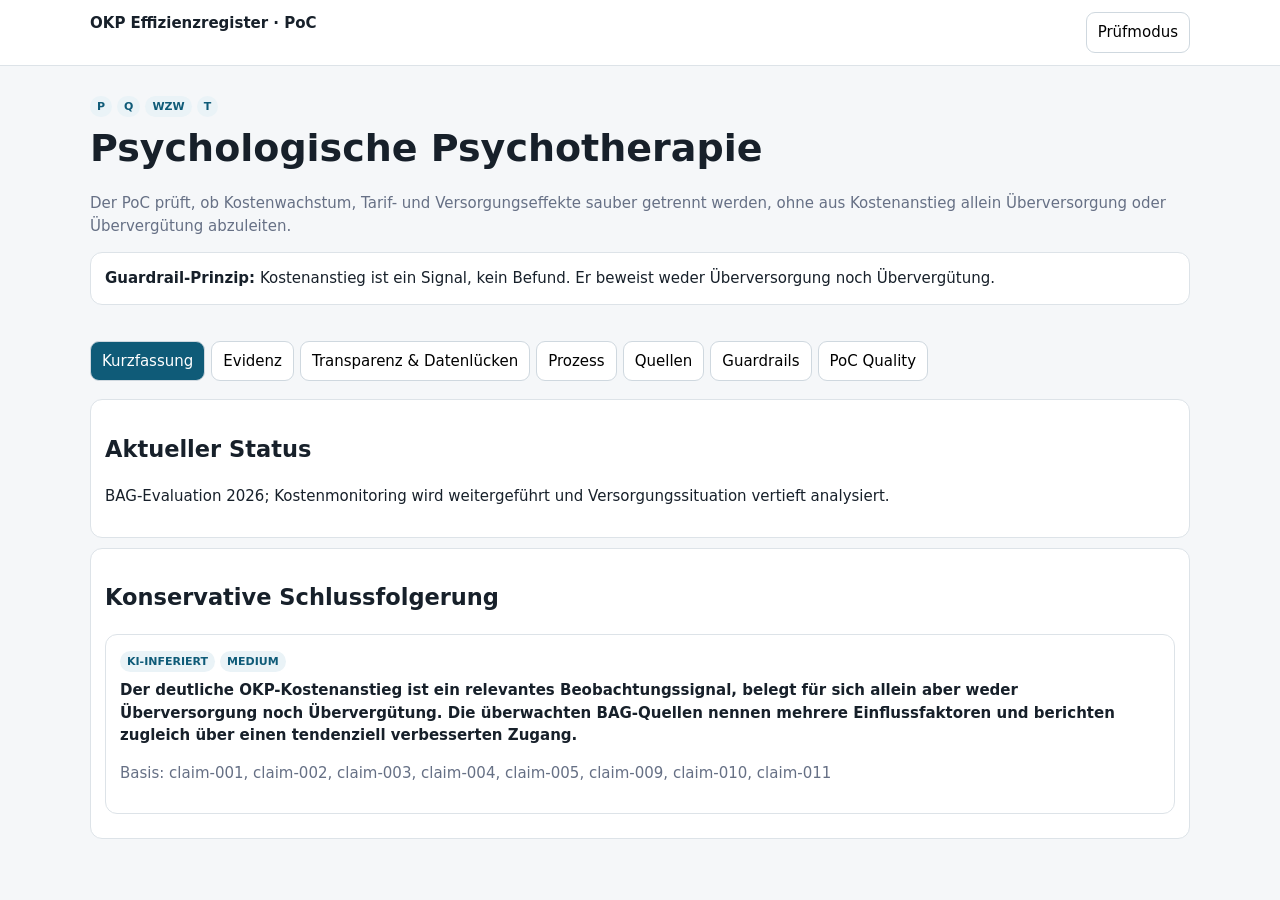
<file: runs/11-psychotherapy-gpt-5.6-luna/index.html>
<!doctype html><html lang="de"><head><meta charset="utf-8"><meta name="viewport" content="width=device-width,initial-scale=1"><title>Psychologische Psychotherapie · OKP Effizienzregister</title><style>
body{margin:0;font:15px system-ui,-apple-system,"Segoe UI",sans-serif;background:#f5f7f9;color:#17202a;line-height:1.5}.wrap{max-width:1100px;margin:auto;padding:0 18px}header{background:white;border-bottom:1px solid #dde3e8;position:sticky;top:0;z-index:5}.top{display:flex;justify-content:space-between;padding:12px 0}button{font:inherit}.toggle,.tabs button{border:1px solid #cfd8df;background:white;padding:8px 11px;border-radius:9px;cursor:pointer}.tabs{display:flex;gap:6px;flex-wrap:wrap;margin:18px 0}.tabs button.active,.toggle.active{background:#0f5b78;color:white}.hero{padding:28px 0 8px}h1{font-size:38px;margin:4px 0}.lead,.meta{color:#667085}.signals span,.badges span{font-size:11px;background:#eaf3f7;color:#0f5b78;padding:4px 7px;border-radius:999px;margin-right:5px;font-weight:700}.badges .danger{background:#fdecec;color:#a33a3a}.grid{display:grid;grid-template-columns:1fr 1fr;gap:10px}.card,.panel{background:white;border:1px solid #dde3e8;border-radius:12px;padding:14px;margin-bottom:10px}.card h3{font-size:15px;margin:8px 0}.value{font-size:22px;font-weight:800;color:#0f5b78}.tab{display:none}.tab.active{display:block}blockquote{background:#f8fafb;border-left:3px solid #b9c7d0;margin:7px 0;padding:8px;font-size:12px}.review-only{display:none;border-top:1px dashed #ddd;margin-top:10px;padding-top:10px}body.review-mode .review-only{display:block}.event{display:grid;grid-template-columns:120px 1fr;gap:14px;background:white;border-bottom:1px solid #e5e7eb;padding:13px}table{width:100%;border-collapse:collapse}td{border-bottom:1px solid #eee;padding:8px}a{color:#0f5b78}@media(max-width:760px){.grid{grid-template-columns:1fr}h1{font-size:30px}}
</style></head><body><header><div class="wrap top"><b>OKP Effizienzregister · PoC</b><button type="button" id="reviewToggle" class="toggle" aria-pressed="false">Prüfmodus</button></div></header><main class="wrap"><section class="hero"><div class="signals"><span>P</span><span>Q</span><span>WZW</span><span>T</span></div><h1>Psychologische Psychotherapie</h1><p class="lead">Der PoC prüft, ob Kostenwachstum, Tarif- und Versorgungseffekte sauber getrennt werden, ohne aus Kostenanstieg allein Überversorgung oder Übervergütung abzuleiten.</p><div class="panel"><b>Guardrail-Prinzip:</b> Kostenanstieg ist ein Signal, kein Befund. Er beweist weder Überversorgung noch Übervergütung.</div></section><div class="tabs"><button type="button" class="active" data-tab="brief">Kurzfassung</button><button type="button" data-tab="evidence">Evidenz</button><button type="button" data-tab="gaps">Transparenz & Datenlücken</button><button type="button" data-tab="process">Prozess</button><button type="button" data-tab="sources">Quellen</button><button type="button" data-tab="guardrails">Guardrails</button><button type="button" data-tab="quality">PoC Quality</button></div><section id="brief" class="tab active"><div class="panel"><h2>Aktueller Status</h2><p>BAG-Evaluation 2026; Kostenmonitoring wird weitergeführt und Versorgungssituation vertieft analysiert.</p></div><div class="panel"><h2>Konservative Schlussfolgerung</h2><article class="card"><div class="badges"><span>KI-INFERIERT</span><span>MEDIUM</span></div><h3>Der deutliche OKP-Kostenanstieg ist ein relevantes Beobachtungssignal, belegt für sich allein aber weder Überversorgung noch Übervergütung. Die überwachten BAG-Quellen nennen mehrere Einflussfaktoren und berichten zugleich über einen tendenziell verbesserten Zugang.</h3><p class="meta">Basis: claim-001, claim-002, claim-003, claim-004, claim-005, claim-009, claim-010, claim-011</p></article></div></section><section id="evidence" class="tab"><div class="grid"><article class="card"><div class="badges"><span>okp_cost_2021</span><span>AI_EXTRACTED</span></div><h3>The costs of psychological psychotherapy charged to the OKP amounted to CHF 528 million in 2021.</h3><div class="value">528 CHF million</div><p class="meta">Bundesamt für Gesundheit (BAG) · Confidence 99% · <a href="https://www.bag.admin.ch/de/newnsb/InNuMMG44_5LuF8ztcpg3" target="_blank">Quelle ↗</a></p><div class="review-only"><b>Originalfragment</b><blockquote>Die Kosten der psychologischen Psychotherapie zulasten der OKP sind von 528 Millionen Franken im Jahr 2021 auf 922 Millionen Franken im Jahr 2024 gestiegen.</blockquote><p>Claim-ID: claim-001 · Publikation: PUBLISH_WITH_LABEL</p></div></article><article class="card"><div class="badges"><span>okp_cost_2024</span><span>AI_EXTRACTED</span></div><h3>The costs of psychological psychotherapy charged to the OKP amounted to CHF 922 million in 2024.</h3><div class="value">922 CHF million</div><p class="meta">Bundesamt für Gesundheit (BAG) · Confidence 99% · <a href="https://www.bag.admin.ch/de/newnsb/InNuMMG44_5LuF8ztcpg3" target="_blank">Quelle ↗</a></p><div class="review-only"><b>Originalfragment</b><blockquote>Die Kosten der psychologischen Psychotherapie zulasten der OKP sind von 528 Millionen Franken im Jahr 2021 auf 922 Millionen Franken im Jahr 2024 gestiegen.</blockquote><p>Claim-ID: claim-002 · Publikation: PUBLISH_WITH_LABEL</p></div></article><article class="card"><div class="badges"><span>access_assessment</span><span>AI_EXTRACTED</span></div><h3>Access to psychological psychotherapy is assessed as having improved tendentially.</h3><div class="value">—</div><p class="meta">Bundesamt für Gesundheit (BAG) · Confidence 99% · <a href="https://www.bag.admin.ch/de/newnsb/InNuMMG44_5LuF8ztcpg3" target="_blank">Quelle ↗</a></p><div class="review-only"><b>Originalfragment</b><blockquote>Der Zugang zur psychologischen Psychotherapie wird tendenziell als verbessert beurteilt.</blockquote><p>Claim-ID: claim-003 · Publikation: PUBLISH_WITH_LABEL</p></div></article><article class="card"><div class="badges"><span>access_assessment</span><span>AI_EXTRACTED</span></div><h3>The number of psychotherapists authorized to provide services under the OKP has increased significantly.</h3><div class="value">—</div><p class="meta">Bundesamt für Gesundheit (BAG) · Confidence 99% · <a href="https://www.bag.admin.ch/de/newnsb/InNuMMG44_5LuF8ztcpg3" target="_blank">Quelle ↗</a></p><div class="review-only"><b>Originalfragment</b><blockquote>Die Zahl der zur OKP zugelassenen Psychotherapeutinnen und Psychotherapeuten ist deutlich gestiegen.</blockquote><p>Claim-ID: claim-004 · Publikation: PUBLISH_WITH_LABEL</p></div></article><article class="card"><div class="badges"><span>access_assessment</span><span>AI_EXTRACTED</span></div><h3>Long waiting times continue to exist, particularly in the child and youth sector and in rural regions.</h3><div class="value">—</div><p class="meta">Bundesamt für Gesundheit (BAG) · Confidence 99% · <a href="https://www.bag.admin.ch/de/newnsb/InNuMMG44_5LuF8ztcpg3" target="_blank">Quelle ↗</a></p><div class="review-only"><b>Originalfragment</b><blockquote>Trotzdem bestehen weiterhin lange Wartezeiten, besonders im Kinder- und Jugendbereich und in ländlichen Regionen.</blockquote><p>Claim-ID: claim-005 · Publikation: PUBLISH_WITH_LABEL</p></div></article><article class="card"><div class="badges"><span>monitoring_continues</span><span>AI_EXTRACTED</span></div><h3>The Federal Council intends to continue monitoring cost developments and continue the annual cost monitoring.</h3><div class="value">—</div><p class="meta">Bundesamt für Gesundheit (BAG) · Confidence 99% · <a href="https://www.bag.admin.ch/de/newnsb/InNuMMG44_5LuF8ztcpg3" target="_blank">Quelle ↗</a></p><div class="review-only"><b>Originalfragment</b><blockquote>Angesichts der hohen Mehrkosten will der Bundesrat die Kostenentwicklung weiter beobachten und das jährliche Kostenmonitoring fortführen.</blockquote><p>Claim-ID: claim-006 · Publikation: PUBLISH_WITH_LABEL</p></div></article><article class="card"><div class="badges"><span>supply_analysis_planned</span><span>AI_EXTRACTED</span></div><h3>The Federal Council intends to conduct a more in-depth analysis of the further development of the care situation.</h3><div class="value">—</div><p class="meta">Bundesamt für Gesundheit (BAG) · Confidence 99% · <a href="https://www.bag.admin.ch/de/newnsb/InNuMMG44_5LuF8ztcpg3" target="_blank">Quelle ↗</a></p><div class="review-only"><b>Originalfragment</b><blockquote>Zudem will er die weitere Entwicklung der Versorgungssituation vertieft analysieren.</blockquote><p>Claim-ID: claim-007 · Publikation: PUBLISH_WITH_LABEL</p></div></article><article class="card"><div class="badges"><span>annual_additional_cost</span><span>AI_EXTRACTED</span></div><h3>Die jährlichen Mehrkosten in der obligatorischen Krankenpflegeversicherung betrugen durchschnittlich 131 Millionen Franken.</h3><div class="value">CHF 131 Mio.</div><p class="meta">Bundesamt für Gesundheit (BAG) · Confidence 99% · <a href="https://www.bag.admin.ch/de/newnsb/603Y3IK5M86SsZu6f7kjs" target="_blank">Quelle ↗</a></p><div class="review-only"><b>Originalfragment</b><blockquote>Bei diesem Wechsel kam es zu jährlichen Mehrkosten von durchschnittlich 131 Millionen Franken in der obligatorischen Krankenpflegeversicherung.</blockquote><p>Claim-ID: claim-008 · Publikation: PUBLISH_WITH_LABEL</p></div></article><article class="card"><div class="badges"><span>tariff_effect_share</span><span>AI_EXTRACTED</span></div><h3>Rund ein Drittel des Kostenanstiegs ist auf den Tarifunterschied zurückzuführen.</h3><div class="value">one-third share</div><p class="meta">Bundesamt für Gesundheit (BAG) · Confidence 99% · <a href="https://www.bag.admin.ch/de/newnsb/603Y3IK5M86SsZu6f7kjs" target="_blank">Quelle ↗</a></p><div class="review-only"><b>Originalfragment</b><blockquote>Die Analysen zeigen nun, dass rund ein Drittel des Kostenanstiegs auf diesen Tarifunterschied zurückzuführen ist.</blockquote><p>Claim-ID: claim-009 · Publikation: PUBLISH_WITH_LABEL</p></div></article><article class="card"><div class="badges"><span>causes_multifactorial</span><span>AI_EXTRACTED</span></div><h3>Die Ursachen für die Kostenzunahme sind vielfältig beziehungsweise der Kostenanstieg hat mehrere Ursachen.</h3><div class="value">—</div><p class="meta">Bundesamt für Gesundheit (BAG) · Confidence 99% · <a href="https://www.bag.admin.ch/de/newnsb/603Y3IK5M86SsZu6f7kjs" target="_blank">Quelle ↗</a></p><div class="review-only"><b>Originalfragment</b><blockquote>Die Ursachen für die Kostenzunahme sind vielfältig.</blockquote><p>Claim-ID: claim-010 · Publikation: PUBLISH_WITH_LABEL</p></div></article><article class="card"><div class="badges"><span>causes_multifactorial</span><span>AI_EXTRACTED</span></div><h3>Als weitere Gründe für die Kostenzunahme werden eine langfristig zunehmende Inanspruchnahme psychotherapeutischer Leistungen und das Bevölkerungswachstum genannt.</h3><div class="value">—</div><p class="meta">Bundesamt für Gesundheit (BAG) · Confidence 98% · <a href="https://www.bag.admin.ch/de/newnsb/603Y3IK5M86SsZu6f7kjs" target="_blank">Quelle ↗</a></p><div class="review-only"><b>Originalfragment</b><blockquote>Weitere Gründe für die Kostenzunahme sind eine langfristig zunehmende Inanspruchnahme psychotherapeutischer Leistungen sowie das Bevölkerungswachstum.</blockquote><p>Claim-ID: claim-011 · Publikation: PUBLISH_WITH_LABEL</p></div></article><article class="card"><div class="badges"><span>model_start_date</span><span>AI_EXTRACTED</span></div><h3>Die Neuregelung der psychologischen Psychotherapie und damit das Anordnungsmodell trat am 1. Juli 2022 in Kraft.</h3><div class="value">2022-07-01</div><p class="meta">Bundesamt für Gesundheit (BAG) · Confidence 100% · <a href="https://www.bag.admin.ch/de/neuregelung-der-psychologischen-psychotherapie-ab-1-juli-2022" target="_blank">Quelle ↗</a></p><div class="review-only"><b>Originalfragment</b><blockquote>Die Neuregelung ist am 1. Juli 2022 in Kraft getreten.</blockquote><p>Claim-ID: claim-012 · Publikation: PUBLISH_WITH_LABEL</p></div></article></div></section><section id="gaps" class="tab"><div class="panel"><h2>Transparenz & Datenlücken</h2><article class="card"><div class="badges"><span>HIGH</span><span>OPEN</span></div><h3>Vollständige kausale Zerlegung des Kostenanstiegs bleibt begrenzt</h3><p>Die überwachten Quellen quantifizieren mehrere Einflussfaktoren, erlauben aber keine vollständige kausale Zuordnung des gesamten Kostenanstiegs zu Tarif, Verlagerung, Nachfrage, Versorgungseffekt und weiteren Faktoren.</p><p><b>Warum relevant:</b> Ohne vollständige Zerlegung kann aus dem Kostenanstieg keine belastbare Aussage über Überversorgung oder Übervergütung abgeleitet werden.</p><p class="meta"><b>Benötigt:</b> vollständige Kostendekomposition · Verlagerungseffekte VVG/Selbstzahler · Mengen- und Versorgungswirkung · Qualitäts-/Outcome-Daten</p><p class="meta">Basis-Claims: claim-001, claim-002, claim-009, claim-010, claim-011</p></article></div></section><section id="process" class="tab"><div class="panel"><h2>Prozessereignisse</h2><div class="event"><b>2022-07-01</b><div><strong>Anordnungsmodell tritt in Kraft</strong><p class="meta">IMPLEMENTATION · CONFIRMED · Basis: claim-012</p></div></div><div class="event"><b>2026-06-24</b><div><strong>Bundesrat nimmt Evaluation zur Kenntnis; Kostenmonitoring wird weitergeführt</strong><p class="meta">EVALUATION · CONFIRMED · Basis: claim-006, claim-007</p></div></div></div><div class="grid"><article class="card"><h3>Bundesamt für Gesundheit (BAG)</h3><p>Monitoring-/Evaluationsquelle und zuständige Bundesstelle im dokumentierten Prozess</p></article><article class="card"><h3>MONITORING_EVALUATION</h3><p>Das BAG führt bzw. begleitet das dokumentierte Monitoring und die Evaluation der Neuregelung; der Bundesrat will das Kostenmonitoring weiterführen und die Versorgungssituation vertieft analysieren.</p><p class="meta">Confidence 98% · RULE_DERIVED_FROM_OFFICIAL_CLAIMS</p></article></div></section><section id="sources" class="tab"><article class="card"><h3>Neuregelung der psychologischen Psychotherapie hat sich etabliert</h3><p>Bundesamt für Gesundheit (BAG)</p><p class="meta">OFFICIAL · HTTP 200 · 2026-08-21T18:52:25.380900+00:00</p><a href="https://www.bag.admin.ch/de/newnsb/InNuMMG44_5LuF8ztcpg3" target="_blank">Originalquelle öffnen ↗</a></article><article class="card"><h3>Zweiter Monitoringbericht zur Neuregelung der psychologischen Psychotherapie</h3><p>Bundesamt für Gesundheit (BAG)</p><p class="meta">OFFICIAL · HTTP 200 · 2026-08-21T18:52:35.450962+00:00</p><a href="https://www.bag.admin.ch/de/newnsb/603Y3IK5M86SsZu6f7kjs" target="_blank">Originalquelle öffnen ↗</a></article><article class="card"><h3>Neuregelung der psychologischen Psychotherapie ab 1. Juli 2022</h3><p>Bundesamt für Gesundheit (BAG)</p><p class="meta">OFFICIAL · HTTP 200 · 2026-08-21T18:52:47.595485+00:00</p><a href="https://www.bag.admin.ch/de/neuregelung-der-psychologischen-psychotherapie-ab-1-juli-2022" target="_blank">Originalquelle öffnen ↗</a></article></section><section id="guardrails" class="tab"><article class="card"><div class="badges"><span class="danger">VIOLATION</span></div><h3>forbidden-conclusion:betrug</h3><p>Treffer: betrug</p></article></section><section id="quality" class="tab"><div class="panel"><h2>Automatische Evaluation</h2><table><tr><td>document_recall</td><td>1.0</td></tr><tr><td>claim_recall</td><td>1.0</td></tr><tr><td>source_attribution_accuracy</td><td>1.0</td></tr><tr><td>provenance_accuracy</td><td>1.0</td></tr><tr><td>numerical_accuracy</td><td>0.5</td></tr><tr><td>guardrail_violations</td><td>1</td></tr><tr><td>retrieval_errors</td><td>0</td></tr></table><p><b>Gesamtstatus:</b> FAILED</p></div></section></main><script id="caseData" type="application/json">{&quot;schema_version&quot;: &quot;1.1-draft&quot;, &quot;case&quot;: {&quot;case_id&quot;: &quot;case-psychological-psychotherapy&quot;, &quot;title&quot;: &quot;Psychologische Psychotherapie&quot;, &quot;signals&quot;: [&quot;P&quot;, &quot;Q&quot;, &quot;WZW&quot;, &quot;T&quot;], &quot;lifecycle_status&quot;: &quot;precheck&quot;, &quot;official_status&quot;: &quot;BAG-Evaluation 2026; Kostenmonitoring wird weitergeführt und Versorgungssituation vertieft analysiert.&quot;, &quot;summary&quot;: &quot;Der PoC prüft, ob Kostenwachstum, Tarif- und Versorgungseffekte sauber getrennt werden, ohne aus Kostenanstieg allein Überversorgung oder Übervergütung abzuleiten.&quot;}, &quot;sources&quot;: [{&quot;source_id&quot;: &quot;bag_psychotherapy_2026&quot;, &quot;publisher&quot;: &quot;Bundesamt für Gesundheit (BAG)&quot;, &quot;title&quot;: &quot;Neuregelung der psychologischen Psychotherapie hat sich etabliert&quot;, &quot;url&quot;: &quot;https://www.bag.admin.ch/de/newnsb/InNuMMG44_5LuF8ztcpg3&quot;, &quot;source_class&quot;: &quot;OFFICIAL&quot;, &quot;allowed_claim_types&quot;: [&quot;okp_cost_2021&quot;, &quot;okp_cost_2024&quot;, &quot;access_assessment&quot;, &quot;monitoring_continues&quot;, &quot;supply_analysis_planned&quot;], &quot;focus&quot;: &quot;Only 2021/2024 OKP costs, access assessment, continued monitoring and planned deeper supply analysis.&quot;, &quot;content&quot;: &quot;Neuregelung der psychologischen Psychotherapie hat sich etabliert\nZum Hauptinhalt springen\nAlle Schweizer Bundesbehörden\nLeichte Sprache\nGebärdensprache\nSprach Dropdown Deutsch ausgewählt\nDE\nFR\nIT\nEN\nBundesamt für Gesundheit BAG\nBundesamt für Gesundheit BAG\nBundesamt für Gesundheit BAG\nSuche\nSuche\nMedien\nJobs\nKontakt\nLeichte Sprache\nGebärdensprache\nMedienmitteilung\nVeröffentlicht am 24. Juni 2026\nNeuregelung der psychologischen Psychotherapie hat sich etabliert\nBern, 24.06.2026 — Die Neuregelung der psychologischen Psychotherapie hat sich etabliert und der Systemwechsel vom Delegations- zum Anordnungsmodell wird von den Patienten und Fachpersonen überwiegend als gelungen beurteilt. Der Zugang zur psychologischen Psychotherapie wird tendenziell als verbessert beurteilt. Parallel sind die Kosten zulasten der Grundversicherung in den ersten drei Jahren von 528 auf 922 Millionen Franken gestiegen. Dies zeigt die Evaluation des Bundesamtes für Gesundheit (BAG), die der Bundesrat an seiner Sitzung vom 24. Juni 2026 zur Kenntnis genommen hat. Mit Blick auf den Kostenanstieg zulasten der Grundversicherung will der Bundesrat das Kostenmonitoring weiterführen. Zudem will er die weitere Entwicklung der Versorgungssituation vertieft analysieren.\nPsychologische Psychotherapeutinnen und Psychotherapeuten können seit dem 1. Juli 2022 als ambulant tätige Leistungserbringer auf ärztliche Anordnung hin selbstständig und auf eigene Rechnung zulasten der obligatorischen Krankenpflegeversicherung (OKP) tätig sein (Anordnungsmodell). Zuvor wurden ihre Leistungen nur unter ärztlicher Aufsicht im Delegationsmodell vergütet oder die psychologischen Psychotherapeutinnen und Psychotherapeuten arbeiteten selbstständig im Zusatzversicherungsbereich und für Selbstzahlende. Diese Änderung wurde eingeführt, um den Zugang zur Psychotherapie zu verbessern und die Qualität der Leistungen zu gewährleisten.\nBreit angelegte Wirkungsanalyse\nUm den Systemwechsel und dessen Auswirkungen zu verfolgen, hatte der Bundesrat begleitende Untersuchungen vorgesehen. Diese umfassen ein Kostenmonitoring, das seit 2024 jährlich durchgeführt wird, sowie eine 2025 durchgeführte Evaluation zur Beobachtung der laufenden Umsetzung des Systemwechsels und zur Erfassung der ersten Wirkungen auf die Akteure sowie die Versorgungssituation. Diese Evaluation stützt sich unter anderem auf Befragungen von Fachpersonen aus den Bereichen Psychotherapie, Psychiatrie, Hausarzt- bzw. Kinder- und Jugendmedizin sowie Patientinnen und Patienten.\nAnordnungsmodell hat sich etabliert\nGemäss dieser Evaluation wird die Umsetzung des Systemwechsels von den Beteiligten überwiegend als gelungen beurteilt. Die Anordnungspraxis hat sich etabliert und funktioniert überwiegend gut. Der Zugang zur psychologischen Psychotherapie wird tendenziell als verbessert beurteilt. Die Zahl der zur OKP zugelassenen Psychotherapeutinnen und Psychotherapeuten ist deutlich gestiegen. Trotzdem bestehen weiterhin lange Wartezeiten, besonders im Kinder- und Jugendbereich und in ländlichen Regionen. Zudem beeinflussen der Fachärztemangel und die steigende Inanspruchnahme psychotherapeutischer Leistungen die Versorgungssituation.\nUrsachen für den Kostenanstieg\nDie Kosten der psychologischen Psychotherapie zulasten der OKP sind von 528 Millionen Franken im Jahr 2021 auf 922 Millionen Franken im Jahr 2024 gestiegen. Der Kostenanstieg hat mehrere Ursachen: Rund 30 Prozent des Kostenwachstums sind auf höhere Tarife zurückzuführen. Knapp 25 Prozent können durch einen langfristigen Trend zur steigenden Inanspruchnahme psychotherapeutischer Leistungen sowie das Bevölkerungswachstum erklärt werden. Knapp 45 Prozent des Kostenzuwachs entfallen auf andere, nicht direkt beobachtbare Faktoren, etwa die Verlagerung aus dem Selbstzahler- und Zusatzversicherungsbereich in die OKP.\nPotenzial für Optimierungen vorhanden\nDer Evaluationsbericht zeigt auch auf, wo die Akteure Optimierungspotenzial erkennen. So bei der Organisation von Kostengutsprachen und psychiatrischen Fallbeurteilungen bei längeren Therapien. Angesichts der hohen Mehrkosten will der Bundesrat die Kostenentwicklung weiter beobachten und das jährliche Kostenmonitoring fortführen. Zudem will er die weitere Entwicklung der Versorgungssituation vertieft analysieren.\nWeitere Informationen\nEvaluationsbericht der Neuregelung der psychologischen Psychotherapie\nBAG-Bericht zur Neuregelung der psychologischen Psychotherapie\nÜber uns\nAls Teil des Eidgenössischen Departements des Innern ist das BAG verantwortlich für die Gesundheit der Bevölkerung, entwickelt die schweizerische Gesundheitspolitik und setzt sich für ein langfristig leistungsfähiges und bezahlbares Gesundheitssystem ein.\n© BAG | OFSP | UFSP | FOPH\nBleiben Sie informiert\nFacebook\nDas BAG auf X\nInstagram\nYouTube\nLinkedin\nDie Newsletters des BAG\nWeitere Informationen\nKontakt &amp; Standort\nOffene Stellen\nOrganisation\nBAG-Bulletin\nMittel und Gegenständeliste\nMedizinalberuferegister\nRechtliches\nImpressum\nBarrierefreiheit&quot;, &quot;retrieved_at&quot;: &quot;2026-08-21T18:52:25.380900+00:00&quot;, &quot;http_status&quot;: 200, &quot;final_url&quot;: &quot;https://www.bag.admin.ch/de/newnsb/InNuMMG44_5LuF8ztcpg3&quot;, &quot;retrieval_mode&quot;: &quot;LIVE_HTML&quot;}, {&quot;source_id&quot;: &quot;bag_psychotherapy_2025&quot;, &quot;publisher&quot;: &quot;Bundesamt für Gesundheit (BAG)&quot;, &quot;title&quot;: &quot;Zweiter Monitoringbericht zur Neuregelung der psychologischen Psychotherapie&quot;, &quot;url&quot;: &quot;https://www.bag.admin.ch/de/newnsb/603Y3IK5M86SsZu6f7kjs&quot;, &quot;source_class&quot;: &quot;OFFICIAL&quot;, &quot;allowed_claim_types&quot;: [&quot;annual_additional_cost&quot;, &quot;tariff_effect_share&quot;, &quot;causes_multifactorial&quot;], &quot;focus&quot;: &quot;Only annual additional OKP cost, tariff-effect share and explicit statement that causes are multiple/multifactorial.&quot;, &quot;content&quot;: &quot;Zweiter Monitoringbericht zur Neuregelung der psychologischen Psychotherapie\nZum Hauptinhalt springen\nAlle Schweizer Bundesbehörden\nLeichte Sprache\nGebärdensprache\nSprach Dropdown Deutsch ausgewählt\nDE\nFR\nIT\nEN\nBundesamt für Gesundheit BAG\nBundesamt für Gesundheit BAG\nBundesamt für Gesundheit BAG\nSuche\nSuche\nMedien\nJobs\nKontakt\nLeichte Sprache\nGebärdensprache\nMedienmitteilung\nVeröffentlicht am 19. August 2025\nZweiter Monitoringbericht zur Neuregelung der psychologischen Psychotherapie\nBern, 19.08.2025 — 2021 verabschiedete der Bundesrat den Wechsel vom Delegations- zum Anordnungsmodell für die psychologische Psychotherapie, um den Zugang zu psychotherapeutischen Leistungen zu verbessern und eine angemessene Versorgung sicherzustellen. 2022 trat die Änderung in Kraft. Bei diesem Wechsel kam es zu jährlichen Mehrkosten von durchschnittlich 131 Millionen Franken in der obligatorischen Krankenpflegeversicherung. Dies zeigt der zweite Monitoringbericht zur Neuregelung der psychologischen Psychotherapie. Die Ursachen für die Kostenzunahme sind vielfältig. Ein Drittel davon sind Tarifeffekte.\nPsychologische Psychotherapeutinnen und Psychotherapeuten können seit dem 1. Juli 2022 zulasten der obligatorischen Krankenpflegeversicherung (OKP) auf ärztliche Anordnung hin selbständig und auf eigene Rechnung tätig sein. Zuvor wurden ihre Leistungen nur unter ärztlicher Aufsicht im sogenannten Delegationsmodell vergütet oder die psychologischen Psychotherapeutinnen und -therapeuten arbeiteten selbstständig im Zusatzversicherungsbereich und für Selbstzahlende. Dieser Systemwechsel wurde beschlossen, um den Zugang der psychotherapeutischen Leistungen zu verbessern und eine angemessene Versorgung sicherzustellen.\nDer im Auftrag des Bundesamts für Gesundheit (BAG) vom schweizerischen Gesundheitsobservatorium (Obsan) erstellte zweite Monitoring-Bericht ist nun erschienen. Das Monitoring beruht auf Abrechnungsdaten von 2014 bis 2024, wobei die Jahre 2021 bis 2024 mit Fokus auf den Systemwechsel besonders genau betrachtet wurden.\nKostenentwicklung\nDas Monitoring zeigt, dass die OKP-Kosten für die psychologische Psychotherapie kontinuierlich steigen. Insgesamt nahmen die Kosten von 2021 bis 2024 um 394 Millionen Franken zu, von 528 Millionen Franken im letzten Jahr des Delegationsmodells auf 922 Millionen Franken. Dies entspricht durchschnittlichen jährlichen Mehrkosten von 131 Millionen Franken oder einem Plus von durchschnittlich 20,4 Prozent pro Jahr. Besonders stark war der Anstieg zwischen 2022 und 2023 – dem Jahr, in dem das Anordnungs- das Delegationsmodell vollständig ablöste. In diesem Jahr stiegen die Kosten um 217 Millionen Franken.\nDer Kostenanstieg hat mehrere Ursachen. Die selbstständigen Tarife der angeordneten psychologischen Psychotherapie sind rund 16 Prozent höher im Vergleich zu den früheren Tarifen im Delegationsmodell. Weiterhin fehlt ein von den Tarifpartnern gemeinsam vereinbarter gesamtschweizerischer Tarifvertrag, weshalb die kantonal provisorisch festgelegten Tarife immer noch in Anwendung sind. Die Analysen zeigen nun, dass rund ein Drittel des Kostenanstiegs auf diesen Tarifunterschied zurückzuführen ist. Dieser Anteil liegt tiefer als im ersten Monitoring-Bericht von 2024 geschätzt.\nWeitere Gründe für die Kostenzunahme sind eine langfristig zunehmende Inanspruchnahme psychotherapeutischer Leistungen sowie das Bevölkerungswachstum. 44 Prozent des Anstiegs entfallen auf andere, nicht direkt beobachtete Faktoren. Dazu zählen die direkten Auswirkungen des Modellwechsels wie mögliche Verlagerungen aus dem Selbstzahler- und Zusatzversicherungsbereich sowie eine mögliche Reduktion der Unterversorgung.\nWeitere Analysen\nIm ersten Monitoring-Bericht 2024 wurden für den Zeitraum zwischen 2022 und 2023 Mehrkosten im Bereich von 175 bis 200 Millionen Franken prognostiziert. Der ehemalige Krankenkassenverband santésuisse schätzte Mehrkosten von über 300 Millionen Franken. Der aktuelle Monitoring-Bericht geht unter anderem auch den Hintergründen dieser Abweichungen nach. Er kommt zum Schluss, dass die Differenzen aus einer Kombination verschiedener Faktoren resultieren, darunter die zugrunde liegenden Daten, der betrachtete Zeitraum und die Berechnungsmethode.\nNeben den Kosten wurden auch Kennzahlen der Versorgung analysiert. Zum Beispiel enthält der Bericht Analysen zu den anordnenden Ärztegruppen sowie zur Anzahl und zur unterschiedlichen regionalen Verteilung der zugelassenen Psychotherapeutinnen und Psychotherapeuten und ihrer Leistungen.\nVertiefte Evaluation geplant\nMit dem für Frühling 2026 erwarteten Evaluationsbericht werden zusätzlich zentrale Fragen zum Einfluss des Systemwechsels auf die Versorgungssituation sowie zu allfälligen Problemen in der Umsetzung, Handlungsbedarf und möglichen Anpassungsmassnahmen adressiert.\nWeitere Informationen:\nNeuregelung der psychologischen Psychotherapie ab 1. Juli 2022\nMonitoring im BAG\nÜber uns\nAls Teil des Eidgenössischen Departements des Innern ist das BAG verantwortlich für die Gesundheit der Bevölkerung, entwickelt die schweizerische Gesundheitspolitik und setzt sich für ein langfristig leistungsfähiges und bezahlbares Gesundheitssystem ein.\n© BAG | OFSP | UFSP | FOPH\nBleiben Sie informiert\nFacebook\nDas BAG auf X\nInstagram\nYouTube\nLinkedin\nDie Newsletters des BAG\nWeitere Informationen\nKontakt &amp; Standort\nOffene Stellen\nOrganisation\nBAG-Bulletin\nMittel und Gegenständeliste\nMedizinalberuferegister\nRechtliches\nImpressum\nBarrierefreiheit&quot;, &quot;retrieved_at&quot;: &quot;2026-08-21T18:52:35.450962+00:00&quot;, &quot;http_status&quot;: 200, &quot;final_url&quot;: &quot;https://www.bag.admin.ch/de/newnsb/603Y3IK5M86SsZu6f7kjs&quot;, &quot;retrieval_mode&quot;: &quot;LIVE_HTML&quot;}, {&quot;source_id&quot;: &quot;bag_psychotherapy_rules&quot;, &quot;publisher&quot;: &quot;Bundesamt für Gesundheit (BAG)&quot;, &quot;title&quot;: &quot;Neuregelung der psychologischen Psychotherapie ab 1. Juli 2022&quot;, &quot;url&quot;: &quot;https://www.bag.admin.ch/de/neuregelung-der-psychologischen-psychotherapie-ab-1-juli-2022&quot;, &quot;source_class&quot;: &quot;OFFICIAL&quot;, &quot;allowed_claim_types&quot;: [&quot;model_start_date&quot;], &quot;focus&quot;: &quot;Only the start date of the Anordnungsmodell / new regulation.&quot;, &quot;content&quot;: &quot;Neuregelung der psychologischen Psychotherapie ab 1. Juli 2022\nZum Hauptinhalt springen\nAlle Schweizer Bundesbehörden\nLeichte Sprache\nGebärdensprache\nSprach Dropdown Deutsch ausgewählt\nDE\nFR\nIT\nEN\nBundesamt für Gesundheit BAG\nBundesamt für Gesundheit BAG\nBundesamt für Gesundheit BAG\nSuche\nSuche\nMedien\nJobs\nKontakt\nLeichte Sprache\nGebärdensprache\nNeuregelung der psychologischen Psychotherapie ab 1. Juli 2022\nPsychologische Psychotherapeutinnen und Psychotherapeuten können seit dem 1. Juli 2022 zulasten der obligatorischen Krankenpflegeversicherung (OKP) selbständig und auf eigene Rechnung tätig sein. Voraussetzung ist eine ärztliche Anordnung.\n1. Zulassungsvoraussetzungen, um ab 1. Juli 2022 Leistungen über die OKP zu verrechnen\nDie konkreten Zulassungsvoraussetzungen für psychologische Psychotherapeutinnen und Psychotherapeuten und für Organisationen der Psychotherapie inkl. Übergangsregeln sind in der Verordnung über die Krankenversicherung (KVV; SR 832.102) geregelt.\nArtikel 50\nc\nKVV regelt die Grundvoraussetzungen für die Zulassung als Psychotherapeut oder Psychotherapeutin zur Tätigkeit zu Lasten der OKP. Dies sind:\nEine kantonale Bewilligung zur Berufsausübung in Psychotherapie nach Artikel 22 des Psychologieberufegesetzes (PsyG; SR 935.81), d.h. der Besitz eines eidgenössischen oder eines anerkannten ausländischen Weiterbildungstitels in Psychotherapie\nMindestens 3 Jahre psychotherapeutische Erfahrung (Details siehe Kapitel psychotherapeutische Erfahrung)\nSie üben ihren Beruf selbstständig und auf eigene Rechnung aus. Qualitätsanforderungen nach neuem Artikel 58\ng\nKVV.\nArtikel 52\ne\nKVV regelt die Anforderungen an Organisationen der psychologischen Psychotherapie.\nWeitere Informationen zum Thema Zulassung sind zu finden unter dem Link\nFAQ Leistungserbringer\nund unten in den FAQ.\nPsychotherapeutische Erfahrung für die Zulassung zur Tätigkeit zu Lasten der OKP\nAlle psychologischen Psychotherapeutinnen und Psychotherapeuten müssen drei Jahre klinische Praxis absolviert haben, bevor sie künftig Leistungen im Rahmen der OKP selbständig abrechnen dürfen.\nFür Personen, die am 1. Juli 2022 die Berufsausübungsbewilligung zur Tätigkeit in eigener fachlicher Verantwortung und bereits mindestens 3 Jahre psychotherapeutische Erfahrung besassen, gilt eine Übergangsregelung.\nFür alle anderen gelten die normalen Zulassungsbedingungen gemäss Artikel 50\nc\nKVV.\nPsychotherapeutische Erfahrung für die Zulassung zur Tätigkeit gemäss Artikel 50c KVV\nAngerechnet werden:\na) Die zwei Jahre, die während der Weiterbildung durchgeführt werden müssen, und\nb) Ein zusätzliches Jahr, welches vor oder nach Erwerb des Weiterbildungstitels, jedoch nach Beginn der Weiterbildung, absolviert werden kann. Dieses dritte Jahr kann nur in psychotherapeutisch-psychiatrischen Einrichtungen erfolgen, die über Anerkennungen des Schweizerischen Instituts für ärztliche Weiter- und Fortbildung (SIWF) verfügen:\nFür künftig in der Erwachsenen-Psychotherapie Tätige: an einer Einrichtung, die über eine Anerkennung des SIWF als ambulante oder stationäre Weiterbildungsstätte der Kategorien A oder B sowie ab 1. Januar 2023 auch der Kategorie C verfügt. Die Einteilung der Weiterbildungsstätten in die verschiedenen Kategorien erfolgt gemäss dem durch das Eidg. Departement des Innern (EDI) akkreditierten Weiterbildungsprogramm «Facharzt für Psychiatrie und Psychotherapie» des SIWF vom 1. Juli 2009 in der Fassung vom 15. Dezember 2016.\nAb dem 1. Juli 2024 werden zusätzlich auch die Weiterbildungsstätten, die eine Anerkennung des SIWF als Weiterbildungsstätte Kategorie A oder B im Rahmen eines Schwerpunktes (Alterspsychiatrie und -psychotherapie, Konsiliar- und Liaisonpsychiatrie, Forensische Psychiatrie und Psychotherapie, Psychiatrie und Psychotherapie der Abhängigkeitserkrankungen) besitzen, in Artikel 50\nc\nBuchstabe b Ziffer 1 KVV aufgenommen. Für Zulassungen ab dem 1. Juli 2024 wird psychologischen Psychotherapeutinnen und Psychotherapeuten somit eine Tätigkeit in Institutionen mit Schwerpunkt-Kategorie A oder B als Zulassungsvoraussetzung anerkannt. Zudem wird auf das revidierte Weiterbildungsprogramm «Facharzt für Psychiatrie und Psychotherapie» in der neuen Fassung vom 1. Januar 2024 verwiesen.\nFür künftig in der Kinder- und Jugend-Psychotherapie Tätige: an einer Einrichtung, die über eine Anerkennung des SIWF als Weiterbildungsstätte der Kategorien A, B oder C verfügt. Die Einteilung der Weiterbildungsstätten in die verschiedenen Kategorien erfolgt gemäss dem durch das EDI akkreditierten Weiterbildungsprogramm «Facharzt für Kinder- und Jugendpsychiatrie und -psychotherapie» des SIWF vom 1. Juli 2006 in der Fassung vom\n20. Dezember 2018.\nDie SIWF-Anerkennung der Weiterbildungsstätte muss zum Zeitpunkt der Tätigkeit an der Weiterbildungsstätte gelten oder gegolten haben; der relevante Bereich der Einrichtung muss anerkannt sein. Link zum Register der SIWF-anerkannten Weiterbildungsstätten und zu den Weiterbildungsprogrammen unter «Links».\nDie Reihenfolge, wie die drei Jahre geleistet werden, ist nicht vorgegeben. (Teilzeit siehe Frage «Zählt auch klinische Erfahrung in Teilzeit?»)\nEs ist vorgesehen, dass seitens der Fachverbände mittelfristig für die zu Lasten der OKP tätigen psychologischen Psychotherapeuten und Psychotherapeutinnen andere spezifische Kriterien etabliert werden, in welchen Einrichtungen ein breites, dem späteren Tätigkeitsfeld angepasstes Störungsspektrum der behandelten Patienten und Patientinnen und eine zweckmässige Mindestgrösse mit einem interprofessionellen Umfeld vorhanden sind. Sobald diese implementierbar sind, könnte die Regelung künftig entsprechend angepasst werden.\nZeitlich und betreffend qualifizierte Supervision gelten analoge Bedingungen, wie für die Anerkennung der praktischen Jahre in der Psychotherapie-Weiterbildung gemäss die Verordnung des EDI über Umfang und Akkreditierung der Weiterbildungsgänge der Psychologieberufe (AkkredV-PsyG; SR 935.811.1).\nDie psychotherapeutische Erfahrung für die OKP-Zulassung kann während der Weiterbildung erfolgt sein, oder nach dem Erwerb des Weiterbildungstitels.\nGemäss Qualitätsstandard 2.2 im Anhang 1 der AkkredV-PsyG ist die klinische Praxis grundsätzlich während der Weiterbildung in Psychotherapie zu erwerben.\nDie Anforderungen betreffend qualifizierte Supervision gelten analog zu jenen für die Anerkennung innerhalb der Weiterbildung gemäss AkkredV-PsyG. Die Supervisorinnen und Supervisoren verfügen in der Regel über eine qualifizierte Weiterbildung in Psychotherapie, über entsprechende Berufserfahrung und über eine Spezialisierung in Supervision. Ein Fähigkeitszeugnis «delegierte Psychotherapie» qualifiziert nicht zur Supervision.\nPsychotherapeutische Erfahrung und Zulassung zur Tätigkeit zu Lasten der OKP gemäss Übergangsbestimmung\nPersonen, die am 1. Juli 2022 alle Anforderungen zur Qualifikation UND 3 Jahre psychotherapeutische Erfahrung vollständig erfüllten, gilt eine Übergangsbestimmung. So können die bereits seit Längerem psychotherapeutisch Tätigen zugelassen werden.\nDie Neuregelung ist am 1. Juli 2022 in Kraft getreten. Dies ist der Stichtag, an dem alle Qualifikationen vorhanden sein müssen, um die klinische Erfahrung via Übergangsregel der KVV zählen zu können. Dies gilt in der Organisation und für einzelne Leistungserbringer.\nDie Übergangsbestimmung zur KVV-Änderung (Absatz 5) ermöglicht für qualifizierte Fachpersonen mit kantonaler Berufsausübungsbewilligung die Zulassung, auch wenn sie die Bedingungen betreffend klinische Erfahrung gemäss Artikel 50\nc\nBuchstabe b KVV (Erfahrung in SIWF-anerkannter Einrichtung) zwar nicht erfüllen, jedoch beim Inkrafttreten am 1. Juli 2022 bereits über mindestens 3-jährige psychotherapeutische Erfahrung verfügt haben.\nAnerkannt wird eine psychotherapeutische Erfahrung von mindestens 3 Jahren in der psychotherapeutisch-psychiatrischen Versorgung, die von einer qualifizierten Supervision begleitet wurde.\nDies kann sein:\nPsychotherapeutische Tätigkeit während der Psychotherapie-Weiterbildung, die allenfalls auch für die Weiterbildung angerechnet wurde.\na. delegierte psychotherapeutische Tätigkeit\nb. psychotherapeutische Tätigkeit in der ambulanten oder stationären Versorgung, z.B. in einer Klinik\nPsychotherapeutische Tätigkeit nach dem Erwerb des Weiterbildungstitels\na. delegierte psychotherapeutische Tätigkeit\nb. psychotherapeutische Tätigkeit in der ambulanten oder stationären Versorgung,\nc. psychotherapeutische Tätigkeit in eigener fachlicher Verantwortung, unabhängig davon, ob die Patienten Selbstzahler waren oder eine Zusatzversicherung die Kosten trug.\nZeitlich und betreffend qualifizierte Supervision gelten analoge Bedingungen, wie für die Anerkennung der praktischen Jahre in der Psychotherapie-Weiterbildung gemäss AkkredV-PsyG.\nDie psychotherapeutische Erfahrung für die OKP-Zulassung kann während der Weiterbildung erfolgt sein, oder nach dem Erwerb des Weiterbildungstitels.\nGemäss Qualitätsstandard 2.2 im Anhang 1 der Verordnung des EDI über Umfang und Akkreditierung der Weiterbildungsgänge der Psychologieberufe (AkkredV-PsyG) ist die klinische Praxis grundsätzlich während der Weiterbildung in Psychotherapie zu erwerben.\nDie Anforderungen betreffend qualifizierte Supervision gelten analog zu jenen für die Anerkennung innerhalb der Weiterbildung gemäss AkkredV-PsyG. Die Supervisorinnen und Supervisoren verfügen in der Regel über eine qualifizierte Weiterbildung in Psychotherapie, über entsprechende Berufserfahrung und über eine Spezialisierung in Supervision. Ein Fähigkeitszeugnis «delegierte Psychotherapie» qualifiziert nicht zur Supervision.\nDelegierte Tätigkeit\nBei der delegierten Psychotherapie handelte es sich um eine durch die Rechtsprechung des Bundesgerichts begründete Übergangsregelung, die eine Vergütung von durch nichtärztliche Personen erbrachter Psychotherapie als ärztliche Leistung ermöglichte (BGE 107 V 46 vom 24. März 1981).\nDie Übergangsregelung in der KLV sieht vor, dass die ärztlich delegierte Psychotherapie noch 6 Monate nach Inkrafttreten, d.h. bis 31. Dezember 2022, vergütet werden konnte.\nDas bedeutet, dass sämtliche Tarmed-Regeln für die delegierte Tätigkeit ihre Gültigkeit bis zum 31. Dezember 2022 behalten haben. Somit konnte eine delegiert arbeitende Person, die die Zulassungsvoraussetzungen nicht erfüllt, noch bis maximal zu diesem Datum delegiert tätig sein.\nWährend dieser Übergangsphase war es möglich, nebeneinander delegiert sowie selbständig und auf eigene Rechnung zu arbeiten.\nSeit dem 1. Januar 2023 gibt es die delegierte Psychotherapie nicht mehr.\nDie Neuregelung betrifft aber nur die OKP. Andere vertragliche Regelungen ausserhalb der OKP sind davon nicht direkt betroffen.\nInformationen zu Anstellungsverhältnissen, Personen in Weiterbildung und Organisationsformen in diesem Zusammenhang finden Sie in den\nFAQ Leistungserbringer\n2. Vorgaben betreffend die Leistung psychologische Psychotherapie ab 1. Juli 2022\nVorgaben betreffend die eigentliche Leistung Psychotherapie mit Details zu Anordnung und zur Anzahl der Sitzungen finden Sie in der Krankenpflege-Leistungsverordnung (KLV).\nWelche Leistungen bezahlt die Grundversicherung (OKP) ab dem 1. Juli 2022?\nDie Grundsätze der OKP gelten auch für psychologische Psychotherapie: Nur Leistungen bei Krankheit werden vergütet.\nEs gilt Artikel 11\nb\nder KLV.\nGrundsätze und Methoden gelten gemäss der Regelung zur ärztlichen Psychotherapie nach Artikel 2 KLV.\nDie Leistungen der psychologischen Psychotherapeuten umfassen neben der eigentlichen Psychotherapie auch Koordinationsleistungen. Letztere müssen im Zusammenhang mit der Psychotherapie stehen und betreffen einerseits die Koordination mit dem anordnenden Arzt oder der anordnenden Ärztin im Rahmen der Behandlung der psychischen Krankheit und andererseits die Abstimmung mit weiteren in die Behandlung involvierten Personen im Sinne der koordinierten Versorgung.\nIm Rahmen der Leistung der Psychotherapie sind auch Erstgespräche mit insbesondere anamnestischen und diagnostischen Elementen eingeschlossen.\nWer darf die Leistungen anordnen?\nDie nicht-ärztlichen psychotherapeutischen Leistungen müssen von einer ärztlichen Fachperson angeordnet sein, um über die OKP vergütet zu werden.\nDie reguläre Anordnungsbefugnis ist eingeschränkt auf Ärzte oder Ärztinnen mit den folgenden in der Schweiz erworbenen oder anerkannten Facharzttiteln (Art. 11\nb\nAbs. 1 Bst. a KLV):\nAllgemeine Innere Medizin, Kinder- und Jugendmedizin, Psychiatrie und Psychotherapie, Kinder- und Jugendpsychiatrie und –psychotherapie, sowie auf Ärzte mit dem interdisziplinären Schwerpunkt Psychosomatische und psychosoziale Medizin (SAPPM).\nZu den Fachärzten für Allgemeine Innere Medizin gehören auch die früheren eidgenössischen Facharzttitel «Innere Medizin» und «Allgemeinmedizin». Diese wurden erst 2011 zu einem gemeinsamen Titel «Allgemeine Innere Medizin» zusammengefasst. Personen, die diese früheren Titel erworben haben, führen diese weiterhin.\nKriseninterventionen oder Kurztherapien für Patienten und Patientinnen mit schweren Erkrankungen bei Neudiagnose oder bei einer lebensbedrohlichen Situation können durch alle Ärztinnen und Ärzte mit einem Weiterbildungstitel (alle ärztlichen Fachrichtungen inkl. Praktischer Arzt) einmalig für ein Maximum von 10 Sitzungen angeordnet werden.\nPraktische Ärzte können maximal 10 Sitzungen anordnen, auch wenn sie als Hausarzt arbeiten und Fortbildungszertifikate für die kontinuierliche Fortbildung besitzen. Auch eine Dignität betreffend des TARDOC (vorher TARMED) ersetzt nicht den Facharzttitel.\nWas gilt betreffend Anzahl Sitzungen?\nPro ärztliche Anordnung sind gemäss Artikel 11\nb\nAbsatz 2 KLV maximal 15 Sitzungen der psychologischen Psychotherapie möglich.\nDanach ist ein Informationsaustausch zwischen der anordnenden ärztlichen und der ausführenden psychotherapeutischen Fachperson für eine mögliche Anordnung von weiteren maximal 15 Sitzungen notwendig.\nDies gilt nur für die reguläre Anordnung (siehe oben: Wer darf anordnen?). Kriseninterventionen oder Kurztherapien können einmalig für ein Maximum von 10 Sitzungen angeordnet werden. Für eine mögliche Weiterführung der Therapie nach einer Krisenintervention oder Kurztherapie muss eine reguläre Anordnung erfolgen. Nach kumuliert 30 Sitzungen (10 Sitzungen Kurztherapie/Krisenintervention + 20 Sitzungen via reguläre Anordnung) ist eine Kostengutsprache des Versicherers notwendig.\nWas gilt betreffend Weiterführung einer Therapie nach 30 Sitzungen?\nVor einer Weiterführung der Psychotherapie nach 30 Sitzungen ist eine Kostengutsprache des Versicherers nötig. Dies regelt Artikel 11\nb\nAbsatz 3 KLV.\nDies gilt auch für die Weiterführung einer Psychotherapie, die als Krisenintervention oder Kurztherapie begann und sich mit einer regulären Anordnung fortsetzte. Nach kumuliert 30 Sitzungen (10 Sitzungen Kurztherapie/Krisenintervention + 20 Sitzungen via reguläre Anordnung) ist eine Kostengutsprache des Versicherers notwendig.\nDer Bericht mit dem Vorschlag zur Fortsetzung ist durch den anordnenden Arzt oder die anordnende Ärztin zu erstellen. Dieser beinhaltet bei durch Fachärzte und Fachärztinnen Allgemeine Innere Medizin sowie Kinder- und Jugendmedizin angeordneten psychologischen Psychotherapien das Ergebnis einer Fallbeurteilung durch Fachärzte oder Fachärztinnen mit den Weiterbildungstiteln Psychiatrie und Psychotherapie oder Kinder- und Jugendpsychiatrie und -psychotherapie.\nJe nach individueller Vulnerabilität der Patientin oder des Patienten kann diese Fallbeurteilung auch in Form einer Aktenbeurteilung stattfinden.\nFür Psychotherapien, die durch Fachärzte und Fachärztinnen für Psychiatrie und Psychotherapie oder für Kinder- und Jugendpsychiatrie und -psychotherapie oder mit einem interdisziplinären Schwerpunkttitel Psychosomatische und Psychosoziale Medizin SAPPM angeordnet wurden, ist keine zusätzliche Fallbeurteilung notwendig.\n3. Monitoring und Evaluation\nUm die Auswirkungen der Neuregelung auf die Kosten und die Versorgung zu verfolgen, hat der Bundesrat ein Monitoring sowie eine Evaluation vorgesehen. Die vom BAG in Auftrag gegebenen Monitoringberichte wurden am 3. Mai 2024 und am 19. August 2025 veröffentlicht (siehe Link unten an der Seite unter «Dokumente»). Die vom BAG in Auftrag gegebene formative Evaluation sowie der Bericht des BAG zur formativen Evaluation wurden am 24. Juni 2026 veröffentlicht (siehe Link unten an der Seite unter «Dokumente»).\n4. Weitere Informationen und FAQ\nWeitere Informationen finden Sie hier:\nZur Einführung des formellen Zulassungsverfahrens für\nLeistungserbringer\ndurch die Kantone im ambulanten Bereich, das per 1. Januar 2022 in Kraft trat. Dort insbesondere «Häufig gestellte Fragen FAQ. Psychologische Psychotherapeuten bzw. deren Organisationen sind von diesem neuen kantonalen Verfahren ebenfalls betroffen.\nZum Psychologieberufegesetz (PsyG), zu Weiterbildungstiteln, Berufsausübung im Fach Psychotherapie:\nHäufige Fragen (FAQ) zum Psychologieberufegesetz (PsyG)\nHäufige Fragen (FAQ)\n01. Welche kantonale Bewilligung wird vorausgesetzt?\nGemäss Artikel 50c KVV benötigen Sie für eine Zulassung zur Tätigkeit zu Lasten der OKP eine kantonale Bewilligung zur Berufsausübung in Psychotherapie in eigener fachlicher Verantwortung nach Artikel 22 des Psychologieberufegesetzes (PsyG)\nDiese kann den Personen mit einem eidgenössischen oder einem anerkannten ausländischen Weiterbildungstitel in Psychotherapie erteilt werden.\nDie kantonale Berufsausübungsbewilligung ist beim Kanton zu beantragen.\nAuch die Zulassung zur Tätigkeit im Rahmen der OKP wird vom zuständigen Kanton auf Antrag erteilt. Es gibt keinen Automatismus. Die Adressen der zuständigen kantonalen Stellen finden Sie unter folgendem Link der\nGDK Zulassung von ambulanten Leistungserbringern zur OKP\nunter «Weitere Informationen».\n02. Erfülle ich als Eidg. anerkannte Psychotherapeutin die Bedingungen, auch wenn ich meine Weiterbildung in einem provisorisch akkreditierten Weiterbildungsgang absolvierte?\nJa, Sie sind gemäss PsyG eine Eidg. anerkannte Psychotherapeutin. Zur Zulassung zur OKP benötigen sie weiter eine kantonale Berufsausübungsbewilligung zur Berufsausübung der Psychotherapie in eigener fachlicher Verantwortung.\n03. Ich bin schon seit 20 Jahren als delegierte Psychotherapeutin tätig. Werde ich automatisch zugelassen?\nNein. Grundvoraussetzungen für die Zulassung zur Tätigkeit zu Lasten der OKP ist eine kantonale Bewilligung zur Berufsausübung der Psychotherapie in eigener fachlicher Verantwortung nach Artikel 22 des Psychologieberufegesetzes (PsyG) (Voraussetzung dafür ist ein eidgenössischer oder als gleichwertig anerkannter ausländischer Weiterbildungstitel in Psychotherapie nach dem PsyG) und eine psychotherapeutische Erfahrung von mindestens 3 Jahren.\nPersonen, die nach den Übergangsbestimmungen in Artikel 49 Absatz 3 PsyG keine einem eidgenössischen Weiterbildungstitel entsprechende Ausbildung hatten, sind nicht zu Lasten der OKP zugelassen.\nViele dieser Personen waren jedoch vor Inkrafttreten des PsyG im Besitz einer kantonalen Berufsausübungsbewilligung und können somit gemäss PsyG auch weiterhin eingeschränkt im jeweiligen Kanton in eigener fachlicher Verantwortung tätig sein. Ihre Leistungen werden jedoch nicht durch die OKP vergütet.\n04. Welche praktische Erfahrung wird benötigt, wenn ich später mit Erwachsenen und Kindern arbeiten möchte?\nDas Psychologieberufegesetz (PsyG) unterscheidet nicht zwischen Psychotherapeutinnen und Psychotherapeuten für Kinder- und Jugendliche und für Erwachsene. Die Inhaberinnen und Inhaber von eidgenössischen Weiterbildungstiteln in Psychotherapie können ihre Tätigkeit je nach Fokus ihrer Weiterbildung entsprechend ausweisen und entweder Psychotherapie für Erwachsene oder für Kinder und Jugendliche anbieten, oder aber beides bei entsprechenden Kenntnissen und Fähigkeiten. Es gehört zu den Berufspflichten nach Artikel 27 PsyG, den Beruf gewissenhaft auszuüben und sich an die Grenzen der eigenen Kompetenzen zu halten.\nAuch die OKP-Regelung sieht keine getrennte Qualifikation vor. Für die Zulassung zur Tätigkeit zulasten der OKP werden in Artikel 50\nc\nKVV insgesamt 3 Jahre praktische Erfahrung gefordert, davon 12 Monate, welche nur an bestimmten SIWF-anerkannten Kliniken für Erwachsene und/oder Kinder Jugendliche erworben werden können. Diese 12 Monate sollen das spätere Tätigkeitsfeld reflektieren und darauf vorbereiten. Die Neuregelung beinhaltet aber keine Vorgabe, dass Personen, welche mit Erwachsenen arbeiten, auch diese 12 Monate in Kliniken für Erwachsene tätig gewesen sein müssten (resp. das Entsprechende für Kinder und Jugendliche).\n05. Was, wenn ich die Bedingungen am 01. Juli 2022 nur ganz knapp noch nicht erfülle?\nDie Personen, welche per 1.7.22 die Anforderungen noch nicht vollständig erfüllen, haben die klinische Erfahrung gemäss Artikel 50c KVV zu erfüllen: d.h. sie haben mind. 12 Monate der 3 Jahre in einer psychotherapeutisch-psychiatrischen Einrichtung mit SIWF-Anerkennung zu absolvieren.\nZur Illustration einige Beispiele:\nPerson A: Abschluss der Weiterbildung anfangs 2022 und bis zum Inkrafttreten 2,5 Jahre klinische Erfahrung, aber nur in Einrichtungen ohne SIWF-Anerkennung.\n- Die Person erfüllt am 1.7.2022 nicht alle Anforderungen und muss die klinische Erfahrung gemäss Art. 50c KVV nachweisen. Sie muss noch 12 Monate in einer Einrichtung mit SIWF-Anerkennung absolvieren, bevor sie zugelassen werden kann. Nur eine Absolvierung der fehlenden 6 Monate an einer SIWF anerkannten Einrichtung, ist nicht möglich.\n- Zur Zulassung zur OKP benötigt die Person neben dem eidg. Weiterbildungstitel weiter eine kantonale Berufsausübungsbewilligung.\nPerson B: Weiterbildung 2021 abgeschlossen und eidg. Titel vorhanden; zum Zeitpunkt des Inkrafttretens noch keine drei Jahre Berufserfahrung.\n- Die Person erfüllt am 1.7.2022 nicht alle Anforderungen und muss die klinische Erfahrung gemäss Art. 50c KVV nachweisen.\nSofern die bisherige klinische Erfahrung nicht bereits Zeit an einer SIWF-anerkannten Weiterbildungsstätte gemäss Art. 50c KVV enthielt, müssen die entsprechenden 12 Monate noch absolviert werden.\n- Zur Zulassung zur OKP benötigt die Person neben dem eidg. Weiterbildungstitel weiter eine kantonale Berufsausübungsbewilligung.\n06. Zählt auch psychotherapeutische Erfahrung in Teilzeit?\nJa, bei Teilzeitbeschäftigung verlängert sich die Dauer entsprechend.\nDas Gleiche gilt, wenn psychotherapeutische Arbeit nur einen Anteil der Beschäftigung neben anderen Tätigkeiten ausmacht (z.B. nur 50 Prozent psychotherapeutisch tätig, daneben 50 Prozent andere Aufgaben, wie Neuropsychologie oder weitere).\n07. Wird ein Mutterschaftsurlaub während der klinischen Erfahrung in jedem Fall vollständig an die klinische Erfahrung angerechnet?\nNein. Das Erfordernis der klinischen Erfahrung soll die Qualität der Behandlung sicherstellen. Eine gute klinische Praxiserfahrung ist wichtig für die selbständige Behandlung der Patientinnen und Patienten. Aus diesem Grund wird eine klinische Erfahrung von drei Jahren vorgeschrieben, um das Spektrum der Störungen und die Interprofessionalität zu umfassen, die für die Behandlung von Krankheiten im Rahmen des KVG erforderlich sind. Aus diesem Grund kann ein Mutterschaftsurlaub nicht an die klinische Erfahrung angerechnet werden.\n08. Ändert sich etwas an den Bedingungen für die kantonale Berufsausübungsbewilligung?\nNein, die beschlossenen Änderungen betreffen nur die OKP-Zulassung. Sie betreffen nicht die kantonalen Bewilligungen zur Berufsausübung in eigener fachlicher Verantwortung.\n09. Wie erhalten wir die SIWF-Anerkennung? Können die Kriterien dafür angepasst werden?\nDie Kriterien für eine Anerkennung als Weiterbildungsstätte für die ärztliche Weiterbildung sind für den jeweiligen ärztlichen Weiterbildungsgang festgelegt.\nEs gelten die jeweiligen Kriterien für die Anerkennung in einer bestimmten Kategorie\n. Mit einer SIWF-Anerkennung als «Praxis» können Sie nicht ohne weiteres in einer anderen Kategorie zugelassen werden.\nDas SIWF ist allein für den Bereich der ärztlichen Weiterbildung zuständig\n. Eine SIWF-Anerkennung von nichtärztlichen Einrichtungen, wie zum Beispiel Organisationen der Psychotherapie oder psychologische Hochschulambulatorien ist ausgeschlossen.\nBitte sehen Sie auch davon ab, beim SIWF Ausnahmen zu beantragen.\n10. Ich möchte abklären lassen, ob ich die Bedingungen erfülle. Wer prüft mein Dossier und gibt mir Auskunft?\nDie Zulassung zur Tätigkeit zu Lasten der OKP muss aktiv beim Kanton beantragt werden.\nEs gibt keinen Automatismus. Die Adressen der zuständigen kantonalen Stellen finden Sie unter folgendem Link der\nGDK Zulassung von ambulanten Leistungserbringern zur OKP\nunter «Weitere Informationen».\nErst mit der kantonalen OKP-Zulassung kann die ZSR-Nummer oder K-Nummer bei der SASIS AG beantragt werden.\n11. Was ändert sich betreffend Weiterbildung in Psychotherapie?\nDer Wechsel zum Anordnungsmodell hat keine direkten Auswirkungen auf die Struktur und die Inhalte der akkreditierten Weiterbildungsgänge für Psychotherapie.\nDie beschlossenen Änderungen betreffen die OKP, nicht aber die Regulation zur Weiterbildung in Psychotherapie. Hier ist das Psychologieberufegesetz (PsyG) massgebend.\n12. Wie können Personen in Weiterbildung abrechnen?\nSie können ihre Leistungen nicht direkt gegenüber den Krankenversicherern abrechnen und sie können seit 2023 nicht mehr delegiert bei Ärzten arbeiten.\nPersonen in Weiterbildung können nur unter der Verantwortung und direkten Aufsicht der psychologischen Psychotherapeutin oder des psychologischen Psychotherapeuten arbeiten, der die Person unterstellt ist. Dies bedingt auch obligatorisch die Tätigkeit in den gleichen Räumlichkeiten und im Prinzip eine limitierte Anzahl Personen in Weiterbildung pro psychologische Psychotherapeutin oder psychologischer Psychotherapeut.\nWeitere Informationen zum Thema sind zu finden unter dem Link\nFAQ Leistungserbringer (admin.ch)\n13. Ich arbeite delegiert in einer Arztpraxis, mache aber nur diagnostische Test und keine Therapien. Was gilt nach dem 1. Juli 2022?\nSeit dem 1. Januar 2023 gibt es die delegierte Psychotherapie nicht mehr.\nEine neue Form der Delegation von ärztlichen Leistungen an Psychologinnen und Psychologen mit oder ohne Weiterbildungstitel ist im Rahmen der OKP nicht vorgesehen. Ärztliche Leistungen, die entsprechend tarifiert sind, sind grundsätzlich auch durch Ärztinnen und Ärzte zu erbringen. Die delegierte psychologische Psychotherapie nahm hier eine per Rechtsprechung begründete Sonderstellung ein.\n14. Wenn ich die Zulassungs-Voraussetzungen nicht erfülle und NICHT in Weiterbildung bin oder noch praktische Erfahrung nach dem Weiterbildungsabschluss sammle: Kann ich dann weiterhin delegiert arbeiten?\nNein, das ist nicht möglich.\nDie Anforderungen an Organisationen der psychologischen Psychotherapie (Art. 52e) sehen vor, dass auch in der Organisation die Leistungen durch Personen erbracht werden, welche die Voraussetzungen nach Artikel 50c KVV erfüllen.\nAusnahmebewilligungen sind ebenfalls nicht möglich.\nDelegierte Psychotherapie als Übergangsform der ärztlichen Psychotherapie konnte nur noch bis 31. Dezember 2022 gemäss den bisherigen Tarmed-Regeln verrechnet werden.\nEine neue Form der Delegation von ärztlichen Leistungen an Psychologinnen und Psychologen mit oder ohne Weiterbildungstitel ist im Rahmen der OKP nicht vorgesehen. Ärztliche Leistungen, die entsprechend tarifiert sind, sind grundsätzlich auch durch Ärztinnen und Ärzte zu erbringen. Die delegierte Psychotherapie nahm hier eine nur per Rechtsprechung begründete Sonderstellung ein.\n15. Was gilt für die delegierenden ärztlichen Fachpersonen nach dem 1. Juli 2022?\nBei der delegierten Psychotherapie handelte es sich um eine durch die Rechtsprechung des Bundesgerichts begründete Übergangsregelung, die eine Vergütung von durch nichtärztliche Personen erbrachter Psychotherapie als ärztliche Leistung ermöglichte (BGE 107 V 46 vom 24. März 1981).\nDie psychologischen Psychotherapeutinnen und Psychotherapeuten sind ab 1. Juli 2022 neu als auf Anordnung einer ärztlichen Fachperson tätige Leistungserbringer in der OKP zugelassen und können ihre Leistungen in eigener fachlicher Verantwortung erbringen.\nDie Übergangsregelung in der KLV sieht vor, dass die delegierte Psychotherapie noch maximal 6 Monate nach Inkrafttreten der Neuregelung, d.h. bis 31. Dezember 2022, vergütet werden konnte. Bis dahin haben die Tarmed-Regeln für die delegierte Tätigkeit ihre Gültigkeit behalten. Dies sollte es ermöglichen, entsprechende organisatorische Vorkehrungen zu treffen.\nAntworten auf Fragen zu Anstellungsverhältnissen, gemeinsame Nutzung von Praxisinfrastruktur etc. sind in den «\nFAQ Leistungserbringer (admin.ch)\n» enthalten.\n16. Welche Regeln gelten für seit über 20 Jahren delegiert arbeitende Psychotherapeutinnen, welche die Zulassungsbedingungen zwar nicht erfüllen, aber eine Besitzstandswahrung als delegierte Psychotherapeuten besitzen?\nBei der delegierten Psychotherapie handelte es sich um eine nur per Gerichtsurteil begründete Übergangsregelung. Die seit 1. Juli 2022 geltende Neuregelung definiert Mindest-Qualifikationen für psychotherapeutisch tätige Personen in der OKP.\nDie Anforderungen betreffend Qualifikation sind in jedem Fall zu erfüllen.\nSo werden Personen, die nach den Übergangsbestimmungen in Artikel 49 Absatz 3 PsyG keine einem eidgenössischen Weiterbildungstitel entsprechende Ausbildung hatten, jedoch vor Inkrafttreten des PsyG im Besitze einer kantonalen Berufsausübungsbewilligung waren und somit gemäss PsyG eingeschränkt im jeweiligen Kanton weitergehend in eigener fachlicher Verantwortung tätig sein können, nicht berücksichtigt. Das heisst sie werden nicht für die Tätigkeit zu Lasten der OKP zugelassen.\nEinige Kantone haben auch Berufsausübungsbewilligungen für die unselbstständige Tätigkeit ausgestellt. Diese Personen können ohne eine Berufsausübungsbewilligung für die selbstständige Tätigkeit in eigener fachlicher Verantwortung\nnicht\nfür die Tätigkeit zu Lasten der OKP zugelassen werden.\nDie psychologischen Psychotherapeutinnen und -therapeuten sind erst ab 1. Juli 2022 neu als auf Anordnung einer ärztlichen Fachperson tätige Leistungserbringer in der OKP zugelassen. Insofern kann\nkeine Besitzstandswahrung\ngegenüber der OKP vor diesem Datum geltend gemacht werden. Von Seiten Tarmed wurden Abgeltungs- und Zulassungsregeln für die delegierte Psychotherapie erstellt, in deren Rahmen sog. Besitzstandswahrungen für langjährig in der Psychotherapie tätige Personen vorgesehen waren. Diese Besitzstandswahrung galt nur im Rahmen der delegierten Psychotherapie gemäss Tarmed. Auch war die delegierte Psychotherapie hinsichtlich der Anforderungen nicht auf die in eigener fachlicher Verantwortung ausgeübte Tätigkeit ohne ärztliche Aufsicht ausgerichtet.\nDer weitere Besitzstand betreffend kantonale Zulassung zur Berufsausübung wird durch die OKP-Neuregelung nicht tangiert.\n17. Ein psychologischer Psychotherapeut arbeitet in eigenverantwortlicher Tätigkeit sowohl im spitalambulanten als auch im stationären Bereich eines Spitals. Muss er per 1. Juli 2022 eine Zulassung zur Tätigkeit zulasten der OKP beantragen?\nZu unterscheiden ist im vorliegenden Zusammenhang zwischen der Berufsausübungsbewilligung nach dem Psychologieberufegesetz (PsyG) und der Zulassung zulasten der Tätigkeit der OKP. Betreffend Berufsausübung in eigenverantwortlicher Tätigkeit kann auf die\nFAQ zum PsyG\n(Kapitel Berufsausübung) verwiesen werden. Was die Zulassung zur Tätigkeit zulasten der OKP anbelangt, so sind die Spitalambulatorien über die Zulassung des Spitals zugelassen. Die Verantwortung für die Durchführung von Leistungen durch entsprechend qualifiziertes Personal liegt bei der jeweiligen Spitalleitung. Als Leistungserbringer treten somit nicht die im Spital tätigen Personen auf, sondern das Spital selbst nach Artikel 39 KVG.\n18. Gibt es Voraussetzungen seitens des Patienten, damit eine Psychotherapie angeordnet und vergütet werden kann? Muss bei einer Paartherapie mindestens ein Partner eine Krankheit haben?\nEs gelten die Grundsätze der OKP, wonach nur Leistungen bei Krankheit vergütet werden.\nZum Beispiel darf eine psychotherapeutische Begleitung für Paarkonflikte oder zur Aufarbeitung und Bewältigung von Alltagsproblemen oder sozialen Belastungssituationen ohne dass eine Krankheit vorliegt, nicht von der OKP vergütet werden.\nBei Gruppen- oder Paartherapien gilt: Für jede Person, für die eine Vergütung erfolgen soll, müssen diese Grundsätze erfüllt sein und jeweils eine ärztliche Anordnung vorliegen.\n19. Können alle Hausärzte, inkl. praktischer Arzt, die Psychotherapie anordnen?\nDie reguläre Anordnungsbefugnis (max. 2x 15 Sitzungen bis Kostengutsprache) ist eingeschränkt auf Ärzte oder Ärztinnen mit den folgenden in der Schweiz erworbenen oder anerkannten Facharzttiteln (Artikel 11b Absatz 1 Buchstabe a KLV):\n- Allgemeine Innere Medizin\n- Kinder- und Jugendmedizin\n- Psychiatrie und Psychotherapie\n- Kinder- und Jugendpsychiatrie und –psychotherapie\n- sowie Ärzte mit dem interdisziplinären Schwerpunkt Psychosomatische und psychosoziale Medizin (SAPPM).\nKriseninterventionen oder Kurztherapien für Patienten und Patientinnen mit schweren Erkrankungen bei Neudiagnose oder bei einer lebensbedrohlichen Situation können durch alle Ärztinnen und Ärzte mit einem Weiterbildungstitel (alle ärztlichen Fachrichtungen inkl. Praktischer Arzt) einmalig für ein Maximum von 10 Sitzungen angeordnet werden.\nPraktische Ärzte können maximal 10 Sitzungen anordnen, auch wenn sie als Hausarzt arbeiten und Fortbildungszertifikate für die kontinuierliche Fortbildung besitzen. Auch eine Dignität betreffend des TARDOC (vorher TARMED) ersetzt nicht den Facharzttitel.\n20. Woher beziehe ich ein Anordnungsformular?\nHier sind die Fachverbände zuständig.\nVielleicht möchten Sie analog einer Überweisung zu psychiatrischen Kollegen mehr Informationen an den Psychotherapeuten / die Psychotherapeutin übermitteln, als ein Formular zum blossen Ankreuzen gestattet? Dafür würde sich ein Überweisungsschreiben eignen.\n21. Was passiert, wenn die Therapie länger als 30 Sitzungen dauert?\nVor einer Weiterführung der Psychotherapie nach 30 Sitzungen ist eine Kostengutsprache des Versicherers nötig. Dies regelt Artikel 11b Absatz 3 KLV.\nDer Bericht mit dem Vorschlag zur Fortsetzung der Therapie ist durch den anordnenden Arzt oder die anordnende Ärztin zu erstellen.\nWenn die Therapie durch Fachärzte und Fachärztinnen Allgemeine Innere Medizin sowie Kinder- und Jugendmedizin angeordnet wurde, muss der Bericht das Ergebnis einer Fallbeurteilung durch Fachärzte oder Fachärztinnen mit den Weiterbildungstiteln Psychiatrie und Psychotherapie oder Kinder- und Jugendpsychiatrie und -psychotherapie beinhalten.\n22. Was gilt, wenn nach einer Krisenintervention doch eine längere Behandlung nötig ist?\nSollte sich herausstellen, dass eine längere psychotherapeutische Behandlung indiziert ist, hat diese mit einer regulären Anordnung zu erfolgen gemäss Artikel 11\nb\nAbsatz 1 Buchstabe a KLV.\nFür die Weiterführung der Psychotherapie nach kumuliert 30 Sitzungen (10 Sitzungen Kurztherapie/Krisenintervention + 20 Sitzungen via reguläre Anordnungen) ist ebenfalls gemäss dem oben dargestellten Vorgehen eine Kostengutsprache des Versicherers notwendig.\n23. Was geschieht mit Kostengutsprachen bei den laufenden Therapien, die bis über den Zeitpunkt des Modellwechsels hinaus gesprochen sind?\nDelegierte Psychotherapie konnte noch bis 31.12.2022 gemäss den geltenden Bedingungen vergütet werden. Sofern Sie bis Ende 2022 delegiert weitergearbeitet haben, änderte sich am Ablauf bis dahin nichts.\nSofern die Leistungen weiterhin über die Krankenversicherung vergütet werden sollen, müssen Sie den neuen Ablauf einhalten. Die psychotherapeutischen Leistungen müssen von einer Ärztin/ einem Arzt angeordnet sein, um über die OKP vergütet zu werden. Sie können nicht einfach ohne Anordnung tätig sein.\nBetreffend Kostengutsprache: Wir raten Ihnen, Kontakt mit der Versicherung aufzunehmen und hinsichtlich des Vorgehens im spezifischen Fall nachzufragen.\n24. Welche Leistungen bezahlen die Zusatzversicherungen ab 1. Juli 2022?\nDie Änderungen betreffen nur die OKP (d.h. die Grundversicherung) nach dem Bundesgesetz über die Krankenversicherung (KVG), nicht aber die Zusatzversicherungen nach Versicherungsvertragsgesetz (VVG).\nDiese Versicherungen sind nicht durch die Bestimmungen des KVG und die zugehörigen Ausführungsverordnungen (KVV, KLV) geregelt und frei, ihre Leistungen zu definieren.\nEine versicherte Person kann auf Versicherungsleistungen verzichten (Art. 23 ATSG). Der Verzicht auf Leistungen nach ATSG bezieht sich auf das Verhältnis zwischen der versicherten Person und der Versicherung. So hat eine nach KVG versicherte Person die Möglichkeit, ausdrücklich gegenüber ihrer Krankenversicherung auf die Vergütung einer KVG-pflichtigen Leistung zu verzichten. Mit einem Verzicht wird weder der Tarifschutz nach KVG bedeutungslos, noch wird der entsprechende Leistungserbringer von der Tätigkeit zulasten der OKP ausgeschlossen.\nEs besteht grundsätzlich auch die Möglichkeit, dass Zusatzversicherungen nach VVG Leistungen der psychologischen Psychotherapie vergüten bei Leistungserbringern, die nicht als KVG-Leistungserbringer tätig sind (Ausstand). Dabei ist nicht massgebend, ob die Leistungserbringung mit oder ohne ärztliche Überweisung oder Anordnung erfolgt. Möchte ein Leistungserbringer über das KVG gedeckte Leistungen ausserhalb des KVG erbringen, so kann er bei der von der jeweiligen Kantonsregierung bezeichneten Stelle melden, dass er in den Ausstand treten und dadurch nicht als KVG-Leistungserbringer tätig sein will; er hat in diesem Fall keinen Anspruch auf Vergütung nach dem KVG; wenden sich Versicherte an solche Leistungserbringer, so müssen diese sie zuerst darauf hinweisen (Art. 44 Abs. 2 KVG). Hierbei ist zu beachten, dass ein Leistungserbringer nicht einzelfallweise wählen kann, ob er als KVG-Leistungserbringer zu Lasten der obligatorischen Krankenpflegeversicherung (OKP) tätig sein will oder nicht. Solange der Leistungserbringer im Leistungsbereich des KVG tätig (also nicht in den Ausstand getreten) ist und die entsprechenden Voraussetzungen, die dort an diesen gestellt werden, erfüllt, sind die Pflichtleistungen im Rahmen des KVG nach den entsprechenden Tarifen abzurechnen.\nAls KVG-Leistungserbringer zugelassene psychologische Psychotherapeutinnen und Psychotherapeuten können auch Leistungen erbringen, die nicht über das KVG abgedeckt sind (z.B. psychologische Betreuung zu Alltagsproblemen oder schwierigen Lebensumständen, die nicht den Status einer Krankheit haben). Solche Leistungen können auch über Zusatzversicherungen gedeckt werden.\n25. Können Psychologinnen nun auch Arbeitsunfähigkeitszeugnisse, Schuldispense, IV-Berichte und FFE ausstellen?\nDie Neuregelung betrifft nur die OKP (d.h. die Grundversicherung) nach dem Bundesgesetz über die Krankenversicherung (KVG). Sie führt nicht zu Änderungen der Kompetenzen der Psychotherapeutinnen und Psychotherapeuten oder zu Anpassungen an anderen rechtlichen Grundlagen.\nUnverändert bleiben zum Beispiel:\nDie meisten Taggeldversicherungen verlangen unverändert die Ausstellung von Arbeitsunfähigkeitszeugnissen durch Ärztinnen und Ärzte.\nDas PsyG (und nicht die Gesetzgebung über die Krankenversicherung) regelt die Berufsausübung der Psychologieberufe in eigener fachlicher Verantwortung, die Berufspflichten, sowie die Aus- und Weiterbildung.\nArtikel 28 des Arbeitslosenversicherungsgesetzes (AVIG) bestimmt, dass die Arbeitsunfähigkeit mit einem Arzt- Zeugnis nachzuweisen ist.\nDie kantonalen Gesetze oder Regelungen bezüglich Schul-Dispensationen bleiben unverändert gültig.\nAuch die Zuweisung zur fürsorgerischen Unterbringung hat keinen Bezug zur Krankenversicherung. Gemäss Zivilgesetzbuch (ZGB) ist die Erwachsenenschutzbehörde dafür zuständig. Nach Artikel 429 ZGB können die Kantone Ärztinnen und Ärzte bezeichnen, die neben der Erwachsenenschutzbehörde eine Unterbringung während einer vom kantonalen Recht festgelegten Dauer anordnen dürfen.\nWeitere Informationen\nDokumente\nBericht der formativen Evaluation zur Neuregelung der psychologischen Psychotherapie vom Dezember 2025\nBericht des BAG vom 24. Juni 2026 zur formativen Evaluation der Neuregelung der psychologischen Psychotherapie\nPDF\n1.08 MB\n20. August 2026\nOBSAN, Monitoring zur Neuregelung der psychologischen Psychotherapie, Bericht vom 19. August 2025\nPDF\n1.03 MB\n18. August 2025\nPolynomics, Monitoring zur Neuregelung der psychologischen Psychotherapie, Bericht 30. April 2024\nPDF\n1.53 MB\n2. Mai 2024\nLinks\nAnpassungen an Art. 50c KVV per 1. Juli 2024, AS 2024 265 vom 7. Juni 2024\nErläuterungen zu den Anpassungen an Art. 50c KVV per 1. Juli 2024 (AS 2024 265)\nArt. 50c Psychologische Psychotherapeuten und psychologische Psychotherapeutinnen\nÄnderungen in der Krankenpflege-Leistungsverordnung (KLV)\nKommentare zu den Änderung KVV und KLV betreffend Neuregelung der psychologischen Psychotherapie\nHäufige Fragen (FAQ) zum Psychologieberufegesetz (PsyG)\nexterne Links\nAdressen der jeweils zuständigen Stellen der Kantone unter diesem Link der GDK (unten unter «Informationen der Kantone…»)\nRegister der zertifizierten Weiterbildungsstätten (siwf-register.ch)\nMedien\n24. Juni 2026\nNeuregelung der psychologischen Psychotherapie hat sich etabliert\nDie Neuregelung der psychologischen Psychotherapie hat sich etabliert und der Systemwechsel vom Delegations- zum Anordnungsmodell wird von den Patienten und Fachpersonen überwiegend als gelungen beurteilt. Der Zugang zur psychologischen Psychotherapie wird tendenziell als verbessert beurteilt. Parallel sind die Kosten zulasten der Grundversicherung in den ersten drei Jahren von 528 auf 922 Millionen Franken gestiegen. Dies zeigt die Evaluation des Bundesamtes für Gesundheit (BAG), die der Bundesrat an seiner Sitzung vom 24. Juni 2026 zur Kenntnis genommen hat. Mit Blick auf den Kostenanstieg zulasten der Grundversicherung will der Bundesrat das Kostenmonitoring weiterführen. Zudem will er die weitere Entwicklung der Versorgungssituation vertieft analysieren.\nMehr über «Neuregelung der psychologischen Psychotherapie hat sich etabliert»\nAlle Medienmitteilungen\nGesetze\n832.10 Bundesgesetz über die Krankenversicherung\n832.102 Verordnung über die Krankenversicherung\n832.112.31 Verordnung des EDI über Leistungen in der obligatorischen Krankenpflegeversicherung\nInhaltsverzeichnis\n1. Zulassungsvoraussetzungen, um ab 1. Juli 2022 Leistungen über die OKP zu verrechnen\n2. Vorgaben betreffend die Leistung psychologische Psychotherapie ab 1. Juli 2022\n3. Monitoring und Evaluation\n4. Weitere Informationen und FAQ\nHäufige Fragen (FAQ)\nWeitere Informationen\nWeiterführende Themen\nMonitoring im BAG\nMonitoring beobachtet und zeigt Entwicklungen und Trends im Bereich Gesundheit auf.\nMehr über «Monitoring im BAG»\nKrankenversicherung: Leistungen und Tarife\nWelche ärztlichen Leistungen vergütet die OKP (Krankenversicherung, Grundversicherung)? In welchem Spital können Sie sich behandeln lassen? Was gilt bei einer Mutterschaft? Welche Tarife und Preise sind behördlich festgelegt?\nMehr über «Krankenversicherung: Leistungen und Tarife»\nReferenzdokumente zur Verordnung über die Krankenversicherung (KVV) und zur Krankenpflege-Leistungsverordnung (KLV) und deren Anhänge\nDas BAG publiziert die Referenzdokumente zur Verordnung über die Krankenversicherung (KVV) und zur Krankenpflege-Leistungsverordnung (KLV) und deren Anhänge 1, 2 und 3.\nMehr über «Referenzdokumente zur Verordnung über die Krankenversicherung (KVV) und zur Krankenpflege-Leistungsverordnung (KLV) und deren Anhänge»\nBundesamt für Gesundheit BAG\nDirektionsbereich Kranken- und Unfallversicherung\nAbteilung Leistungen Krankenversicherung\nSchwarzenburgstrasse 157\nSchweiz\n-\n3003 Bern\nLeistungen-Krankenversicherung@bag.admin.ch\n+41 58 462 21 11\nStandort auf Karte anzeigen\nÜber uns\nAls Teil des Eidgenössischen Departements des Innern ist das BAG verantwortlich für die Gesundheit der Bevölkerung, entwickelt die schweizerische Gesundheitspolitik und setzt sich für ein langfristig leistungsfähiges und bezahlbares Gesundheitssystem ein.\n© BAG | OFSP | UFSP | FOPH\nBleiben Sie informiert\nFacebook\nDas BAG auf X\nInstagram\nYouTube\nLinkedin\nDie Newsletters des BAG\nWeitere Informationen\nKontakt &amp; Standort\nOffene Stellen\nOrganisation\nBAG-Bulletin\nMittel und Gegenständeliste\nMedizinalberuferegister\nRechtliches\nImpressum\nBarrierefreiheit&quot;, &quot;retrieved_at&quot;: &quot;2026-08-21T18:52:47.595485+00:00&quot;, &quot;http_status&quot;: 200, &quot;final_url&quot;: &quot;https://www.bag.admin.ch/de/neuregelung-der-psychologischen-psychotherapie-ab-1-juli-2022&quot;, &quot;retrieval_mode&quot;: &quot;LIVE_HTML&quot;}], &quot;claims&quot;: [{&quot;claim_type&quot;: &quot;okp_cost_2021&quot;, &quot;statement&quot;: &quot;The costs of psychological psychotherapy charged to the OKP amounted to CHF 528 million in 2021.&quot;, &quot;value&quot;: {&quot;value&quot;: 528, &quot;unit&quot;: &quot;CHF million&quot;}, &quot;excerpt&quot;: &quot;Die Kosten der psychologischen Psychotherapie zulasten der OKP sind von 528 Millionen Franken im Jahr 2021 auf 922 Millionen Franken im Jahr 2024 gestiegen.&quot;, &quot;confidence&quot;: 0.99, &quot;is_historical&quot;: true, &quot;source_id&quot;: &quot;bag_psychotherapy_2026&quot;, &quot;source_url&quot;: &quot;https://www.bag.admin.ch/de/newnsb/InNuMMG44_5LuF8ztcpg3&quot;, &quot;evidence_class&quot;: &quot;AI_EXTRACTED&quot;, &quot;provenance_valid&quot;: true, &quot;publication_action&quot;: &quot;PUBLISH_WITH_LABEL&quot;, &quot;publication_label&quot;: &quot;KI-EXTRAHIERT&quot;, &quot;claim_id&quot;: &quot;claim-001&quot;}, {&quot;claim_type&quot;: &quot;okp_cost_2024&quot;, &quot;statement&quot;: &quot;The costs of psychological psychotherapy charged to the OKP amounted to CHF 922 million in 2024.&quot;, &quot;value&quot;: {&quot;value&quot;: 922, &quot;unit&quot;: &quot;CHF million&quot;}, &quot;excerpt&quot;: &quot;Die Kosten der psychologischen Psychotherapie zulasten der OKP sind von 528 Millionen Franken im Jahr 2021 auf 922 Millionen Franken im Jahr 2024 gestiegen.&quot;, &quot;confidence&quot;: 0.99, &quot;is_historical&quot;: true, &quot;source_id&quot;: &quot;bag_psychotherapy_2026&quot;, &quot;source_url&quot;: &quot;https://www.bag.admin.ch/de/newnsb/InNuMMG44_5LuF8ztcpg3&quot;, &quot;evidence_class&quot;: &quot;AI_EXTRACTED&quot;, &quot;provenance_valid&quot;: true, &quot;publication_action&quot;: &quot;PUBLISH_WITH_LABEL&quot;, &quot;publication_label&quot;: &quot;KI-EXTRAHIERT&quot;, &quot;claim_id&quot;: &quot;claim-002&quot;}, {&quot;claim_type&quot;: &quot;access_assessment&quot;, &quot;statement&quot;: &quot;Access to psychological psychotherapy is assessed as having improved tendentially.&quot;, &quot;value&quot;: null, &quot;excerpt&quot;: &quot;Der Zugang zur psychologischen Psychotherapie wird tendenziell als verbessert beurteilt.&quot;, &quot;confidence&quot;: 0.99, &quot;is_historical&quot;: false, &quot;source_id&quot;: &quot;bag_psychotherapy_2026&quot;, &quot;source_url&quot;: &quot;https://www.bag.admin.ch/de/newnsb/InNuMMG44_5LuF8ztcpg3&quot;, &quot;evidence_class&quot;: &quot;AI_EXTRACTED&quot;, &quot;provenance_valid&quot;: true, &quot;publication_action&quot;: &quot;PUBLISH_WITH_LABEL&quot;, &quot;publication_label&quot;: &quot;KI-EXTRAHIERT&quot;, &quot;claim_id&quot;: &quot;claim-003&quot;}, {&quot;claim_type&quot;: &quot;access_assessment&quot;, &quot;statement&quot;: &quot;The number of psychotherapists authorized to provide services under the OKP has increased significantly.&quot;, &quot;value&quot;: null, &quot;excerpt&quot;: &quot;Die Zahl der zur OKP zugelassenen Psychotherapeutinnen und Psychotherapeuten ist deutlich gestiegen.&quot;, &quot;confidence&quot;: 0.99, &quot;is_historical&quot;: false, &quot;source_id&quot;: &quot;bag_psychotherapy_2026&quot;, &quot;source_url&quot;: &quot;https://www.bag.admin.ch/de/newnsb/InNuMMG44_5LuF8ztcpg3&quot;, &quot;evidence_class&quot;: &quot;AI_EXTRACTED&quot;, &quot;provenance_valid&quot;: true, &quot;publication_action&quot;: &quot;PUBLISH_WITH_LABEL&quot;, &quot;publication_label&quot;: &quot;KI-EXTRAHIERT&quot;, &quot;claim_id&quot;: &quot;claim-004&quot;}, {&quot;claim_type&quot;: &quot;access_assessment&quot;, &quot;statement&quot;: &quot;Long waiting times continue to exist, particularly in the child and youth sector and in rural regions.&quot;, &quot;value&quot;: null, &quot;excerpt&quot;: &quot;Trotzdem bestehen weiterhin lange Wartezeiten, besonders im Kinder- und Jugendbereich und in ländlichen Regionen.&quot;, &quot;confidence&quot;: 0.99, &quot;is_historical&quot;: false, &quot;source_id&quot;: &quot;bag_psychotherapy_2026&quot;, &quot;source_url&quot;: &quot;https://www.bag.admin.ch/de/newnsb/InNuMMG44_5LuF8ztcpg3&quot;, &quot;evidence_class&quot;: &quot;AI_EXTRACTED&quot;, &quot;provenance_valid&quot;: true, &quot;publication_action&quot;: &quot;PUBLISH_WITH_LABEL&quot;, &quot;publication_label&quot;: &quot;KI-EXTRAHIERT&quot;, &quot;claim_id&quot;: &quot;claim-005&quot;}, {&quot;claim_type&quot;: &quot;monitoring_continues&quot;, &quot;statement&quot;: &quot;The Federal Council intends to continue monitoring cost developments and continue the annual cost monitoring.&quot;, &quot;value&quot;: null, &quot;excerpt&quot;: &quot;Angesichts der hohen Mehrkosten will der Bundesrat die Kostenentwicklung weiter beobachten und das jährliche Kostenmonitoring fortführen.&quot;, &quot;confidence&quot;: 0.99, &quot;is_historical&quot;: false, &quot;source_id&quot;: &quot;bag_psychotherapy_2026&quot;, &quot;source_url&quot;: &quot;https://www.bag.admin.ch/de/newnsb/InNuMMG44_5LuF8ztcpg3&quot;, &quot;evidence_class&quot;: &quot;AI_EXTRACTED&quot;, &quot;provenance_valid&quot;: true, &quot;publication_action&quot;: &quot;PUBLISH_WITH_LABEL&quot;, &quot;publication_label&quot;: &quot;KI-EXTRAHIERT&quot;, &quot;claim_id&quot;: &quot;claim-006&quot;}, {&quot;claim_type&quot;: &quot;supply_analysis_planned&quot;, &quot;statement&quot;: &quot;The Federal Council intends to conduct a more in-depth analysis of the further development of the care situation.&quot;, &quot;value&quot;: null, &quot;excerpt&quot;: &quot;Zudem will er die weitere Entwicklung der Versorgungssituation vertieft analysieren.&quot;, &quot;confidence&quot;: 0.99, &quot;is_historical&quot;: false, &quot;source_id&quot;: &quot;bag_psychotherapy_2026&quot;, &quot;source_url&quot;: &quot;https://www.bag.admin.ch/de/newnsb/InNuMMG44_5LuF8ztcpg3&quot;, &quot;evidence_class&quot;: &quot;AI_EXTRACTED&quot;, &quot;provenance_valid&quot;: true, &quot;publication_action&quot;: &quot;PUBLISH_WITH_LABEL&quot;, &quot;publication_label&quot;: &quot;KI-EXTRAHIERT&quot;, &quot;claim_id&quot;: &quot;claim-007&quot;}, {&quot;claim_type&quot;: &quot;annual_additional_cost&quot;, &quot;statement&quot;: &quot;Die jährlichen Mehrkosten in der obligatorischen Krankenpflegeversicherung betrugen durchschnittlich 131 Millionen Franken.&quot;, &quot;value&quot;: {&quot;value&quot;: 131000000, &quot;unit&quot;: &quot;CHF&quot;}, &quot;excerpt&quot;: &quot;Bei diesem Wechsel kam es zu jährlichen Mehrkosten von durchschnittlich 131 Millionen Franken in der obligatorischen Krankenpflegeversicherung.&quot;, &quot;confidence&quot;: 0.99, &quot;is_historical&quot;: true, &quot;source_id&quot;: &quot;bag_psychotherapy_2025&quot;, &quot;source_url&quot;: &quot;https://www.bag.admin.ch/de/newnsb/603Y3IK5M86SsZu6f7kjs&quot;, &quot;evidence_class&quot;: &quot;AI_EXTRACTED&quot;, &quot;provenance_valid&quot;: true, &quot;publication_action&quot;: &quot;PUBLISH_WITH_LABEL&quot;, &quot;publication_label&quot;: &quot;KI-EXTRAHIERT&quot;, &quot;claim_id&quot;: &quot;claim-008&quot;}, {&quot;claim_type&quot;: &quot;tariff_effect_share&quot;, &quot;statement&quot;: &quot;Rund ein Drittel des Kostenanstiegs ist auf den Tarifunterschied zurückzuführen.&quot;, &quot;value&quot;: {&quot;value&quot;: &quot;one-third&quot;, &quot;unit&quot;: &quot;share&quot;}, &quot;excerpt&quot;: &quot;Die Analysen zeigen nun, dass rund ein Drittel des Kostenanstiegs auf diesen Tarifunterschied zurückzuführen ist.&quot;, &quot;confidence&quot;: 0.99, &quot;is_historical&quot;: true, &quot;source_id&quot;: &quot;bag_psychotherapy_2025&quot;, &quot;source_url&quot;: &quot;https://www.bag.admin.ch/de/newnsb/603Y3IK5M86SsZu6f7kjs&quot;, &quot;evidence_class&quot;: &quot;AI_EXTRACTED&quot;, &quot;provenance_valid&quot;: true, &quot;publication_action&quot;: &quot;PUBLISH_WITH_LABEL&quot;, &quot;publication_label&quot;: &quot;KI-EXTRAHIERT&quot;, &quot;claim_id&quot;: &quot;claim-009&quot;}, {&quot;claim_type&quot;: &quot;causes_multifactorial&quot;, &quot;statement&quot;: &quot;Die Ursachen für die Kostenzunahme sind vielfältig beziehungsweise der Kostenanstieg hat mehrere Ursachen.&quot;, &quot;value&quot;: null, &quot;excerpt&quot;: &quot;Die Ursachen für die Kostenzunahme sind vielfältig.&quot;, &quot;confidence&quot;: 0.99, &quot;is_historical&quot;: true, &quot;source_id&quot;: &quot;bag_psychotherapy_2025&quot;, &quot;source_url&quot;: &quot;https://www.bag.admin.ch/de/newnsb/603Y3IK5M86SsZu6f7kjs&quot;, &quot;evidence_class&quot;: &quot;AI_EXTRACTED&quot;, &quot;provenance_valid&quot;: true, &quot;publication_action&quot;: &quot;PUBLISH_WITH_LABEL&quot;, &quot;publication_label&quot;: &quot;KI-EXTRAHIERT&quot;, &quot;claim_id&quot;: &quot;claim-010&quot;}, {&quot;claim_type&quot;: &quot;causes_multifactorial&quot;, &quot;statement&quot;: &quot;Als weitere Gründe für die Kostenzunahme werden eine langfristig zunehmende Inanspruchnahme psychotherapeutischer Leistungen und das Bevölkerungswachstum genannt.&quot;, &quot;value&quot;: null, &quot;excerpt&quot;: &quot;Weitere Gründe für die Kostenzunahme sind eine langfristig zunehmende Inanspruchnahme psychotherapeutischer Leistungen sowie das Bevölkerungswachstum.&quot;, &quot;confidence&quot;: 0.98, &quot;is_historical&quot;: true, &quot;source_id&quot;: &quot;bag_psychotherapy_2025&quot;, &quot;source_url&quot;: &quot;https://www.bag.admin.ch/de/newnsb/603Y3IK5M86SsZu6f7kjs&quot;, &quot;evidence_class&quot;: &quot;AI_EXTRACTED&quot;, &quot;provenance_valid&quot;: true, &quot;publication_action&quot;: &quot;PUBLISH_WITH_LABEL&quot;, &quot;publication_label&quot;: &quot;KI-EXTRAHIERT&quot;, &quot;claim_id&quot;: &quot;claim-011&quot;}, {&quot;claim_type&quot;: &quot;model_start_date&quot;, &quot;statement&quot;: &quot;Die Neuregelung der psychologischen Psychotherapie und damit das Anordnungsmodell trat am 1. Juli 2022 in Kraft.&quot;, &quot;value&quot;: {&quot;value&quot;: &quot;2022-07-01&quot;, &quot;unit&quot;: &quot;date&quot;}, &quot;excerpt&quot;: &quot;Die Neuregelung ist am 1. Juli 2022 in Kraft getreten.&quot;, &quot;confidence&quot;: 1.0, &quot;is_historical&quot;: true, &quot;source_id&quot;: &quot;bag_psychotherapy_rules&quot;, &quot;source_url&quot;: &quot;https://www.bag.admin.ch/de/neuregelung-der-psychologischen-psychotherapie-ab-1-juli-2022&quot;, &quot;evidence_class&quot;: &quot;AI_EXTRACTED&quot;, &quot;provenance_valid&quot;: true, &quot;publication_action&quot;: &quot;PUBLISH_WITH_LABEL&quot;, &quot;publication_label&quot;: &quot;KI-EXTRAHIERT&quot;, &quot;claim_id&quot;: &quot;claim-012&quot;}], &quot;inferences&quot;: [{&quot;inference_id&quot;: &quot;inf-cost-growth-context&quot;, &quot;statement&quot;: &quot;Der deutliche OKP-Kostenanstieg ist ein relevantes Beobachtungssignal, belegt für sich allein aber weder Überversorgung noch Übervergütung. Die überwachten BAG-Quellen nennen mehrere Einflussfaktoren und berichten zugleich über einen tendenziell verbesserten Zugang.&quot;, &quot;evidence_class&quot;: &quot;AI_INFERRED&quot;, &quot;confidence&quot;: 0.98, &quot;supporting_claim_ids&quot;: [&quot;claim-001&quot;, &quot;claim-002&quot;, &quot;claim-003&quot;, &quot;claim-004&quot;, &quot;claim-005&quot;, &quot;claim-009&quot;, &quot;claim-010&quot;, &quot;claim-011&quot;], &quot;publication_action&quot;: &quot;PUBLISH_WITH_LABEL&quot;, &quot;publication_label&quot;: &quot;KI-INFERIERT&quot;, &quot;risk_level&quot;: &quot;MEDIUM&quot;}], &quot;data_gaps&quot;: [{&quot;data_gap_id&quot;: &quot;gap-causal-decomposition&quot;, &quot;category&quot;: &quot;Kosten- und Wirkungsgrundlagen&quot;, &quot;title&quot;: &quot;Vollständige kausale Zerlegung des Kostenanstiegs bleibt begrenzt&quot;, &quot;description&quot;: &quot;Die überwachten Quellen quantifizieren mehrere Einflussfaktoren, erlauben aber keine vollständige kausale Zuordnung des gesamten Kostenanstiegs zu Tarif, Verlagerung, Nachfrage, Versorgungseffekt und weiteren Faktoren.&quot;, &quot;why_it_matters&quot;: &quot;Ohne vollständige Zerlegung kann aus dem Kostenanstieg keine belastbare Aussage über Überversorgung oder Übervergütung abgeleitet werden.&quot;, &quot;required_information&quot;: [&quot;vollständige Kostendekomposition&quot;, &quot;Verlagerungseffekte VVG/Selbstzahler&quot;, &quot;Mengen- und Versorgungswirkung&quot;, &quot;Qualitäts-/Outcome-Daten&quot;], &quot;possible_data_holders&quot;: [&quot;BAG&quot;, &quot;Versicherer&quot;, &quot;Leistungserbringer&quot;, &quot;Obsan&quot;], &quot;status&quot;: &quot;OPEN&quot;, &quot;severity&quot;: &quot;HIGH&quot;, &quot;confidence&quot;: 0.95, &quot;basis_claim_ids&quot;: [&quot;claim-001&quot;, &quot;claim-002&quot;, &quot;claim-009&quot;, &quot;claim-010&quot;, &quot;claim-011&quot;], &quot;generation_method&quot;: &quot;RULE_DERIVED_POC&quot;}], &quot;process_events&quot;: [{&quot;process_event_id&quot;: &quot;event-anordnungsmodell-start&quot;, &quot;event_type&quot;: &quot;IMPLEMENTATION&quot;, &quot;date&quot;: &quot;2022-07-01&quot;, &quot;title&quot;: &quot;Anordnungsmodell tritt in Kraft&quot;, &quot;status&quot;: &quot;CONFIRMED&quot;, &quot;basis_claim_ids&quot;: [&quot;claim-012&quot;], &quot;institution_id&quot;: &quot;bag&quot;}, {&quot;process_event_id&quot;: &quot;event-evaluation-2026&quot;, &quot;event_type&quot;: &quot;EVALUATION&quot;, &quot;date&quot;: &quot;2026-06-24&quot;, &quot;title&quot;: &quot;Bundesrat nimmt Evaluation zur Kenntnis; Kostenmonitoring wird weitergeführt&quot;, &quot;status&quot;: &quot;CONFIRMED&quot;, &quot;basis_claim_ids&quot;: [&quot;claim-006&quot;, &quot;claim-007&quot;], &quot;institution_id&quot;: &quot;bag&quot;}], &quot;institutions&quot;: [{&quot;institution_id&quot;: &quot;bag&quot;, &quot;name&quot;: &quot;Bundesamt für Gesundheit (BAG)&quot;, &quot;role&quot;: &quot;Monitoring-/Evaluationsquelle und zuständige Bundesstelle im dokumentierten Prozess&quot;, &quot;basis_source_ids&quot;: [&quot;bag_psychotherapy_2026&quot;, &quot;bag_psychotherapy_2025&quot;, &quot;bag_psychotherapy_rules&quot;]}], &quot;responsibilities&quot;: [{&quot;responsibility_id&quot;: &quot;resp-bag-monitoring&quot;, &quot;institution_id&quot;: &quot;bag&quot;, &quot;responsibility_type&quot;: &quot;MONITORING_EVALUATION&quot;, &quot;statement&quot;: &quot;Das BAG führt bzw. begleitet das dokumentierte Monitoring und die Evaluation der Neuregelung; der Bundesrat will das Kostenmonitoring weiterführen und die Versorgungssituation vertieft analysieren.&quot;, &quot;confidence&quot;: 0.98, &quot;basis_claim_ids&quot;: [&quot;claim-006&quot;, &quot;claim-007&quot;], &quot;generation_method&quot;: &quot;RULE_DERIVED_FROM_OFFICIAL_CLAIMS&quot;}], &quot;retrieval_errors&quot;: [], &quot;provenance&quot;: {&quot;provider&quot;: &quot;openai-responses&quot;, &quot;model&quot;: &quot;gpt-5.6-luna&quot;, &quot;retrieval&quot;: &quot;LIVE_HTML&quot;}}</script><script>
(function(){
  function init(){
    const tabs=Array.from(document.querySelectorAll('.tabs button[data-tab]'));
    tabs.forEach(function(button){
      button.addEventListener('click', function(){
        tabs.forEach(function(x){x.classList.remove('active');});
        document.querySelectorAll('.tab').forEach(function(x){x.classList.remove('active');});
        button.classList.add('active');
        const target=document.getElementById(button.dataset.tab);
        if(target) target.classList.add('active');
      });
    });
    const reviewToggle=document.getElementById('reviewToggle');
    if(reviewToggle){
      reviewToggle.addEventListener('click', function(){
        const enabled=document.body.classList.toggle('review-mode');
        reviewToggle.classList.toggle('active', enabled);
        reviewToggle.setAttribute('aria-pressed', enabled ? 'true' : 'false');
      });
    }
  }
  if(document.readyState==='loading') document.addEventListener('DOMContentLoaded', init); else init();
})();
</script></body></html>
</file>
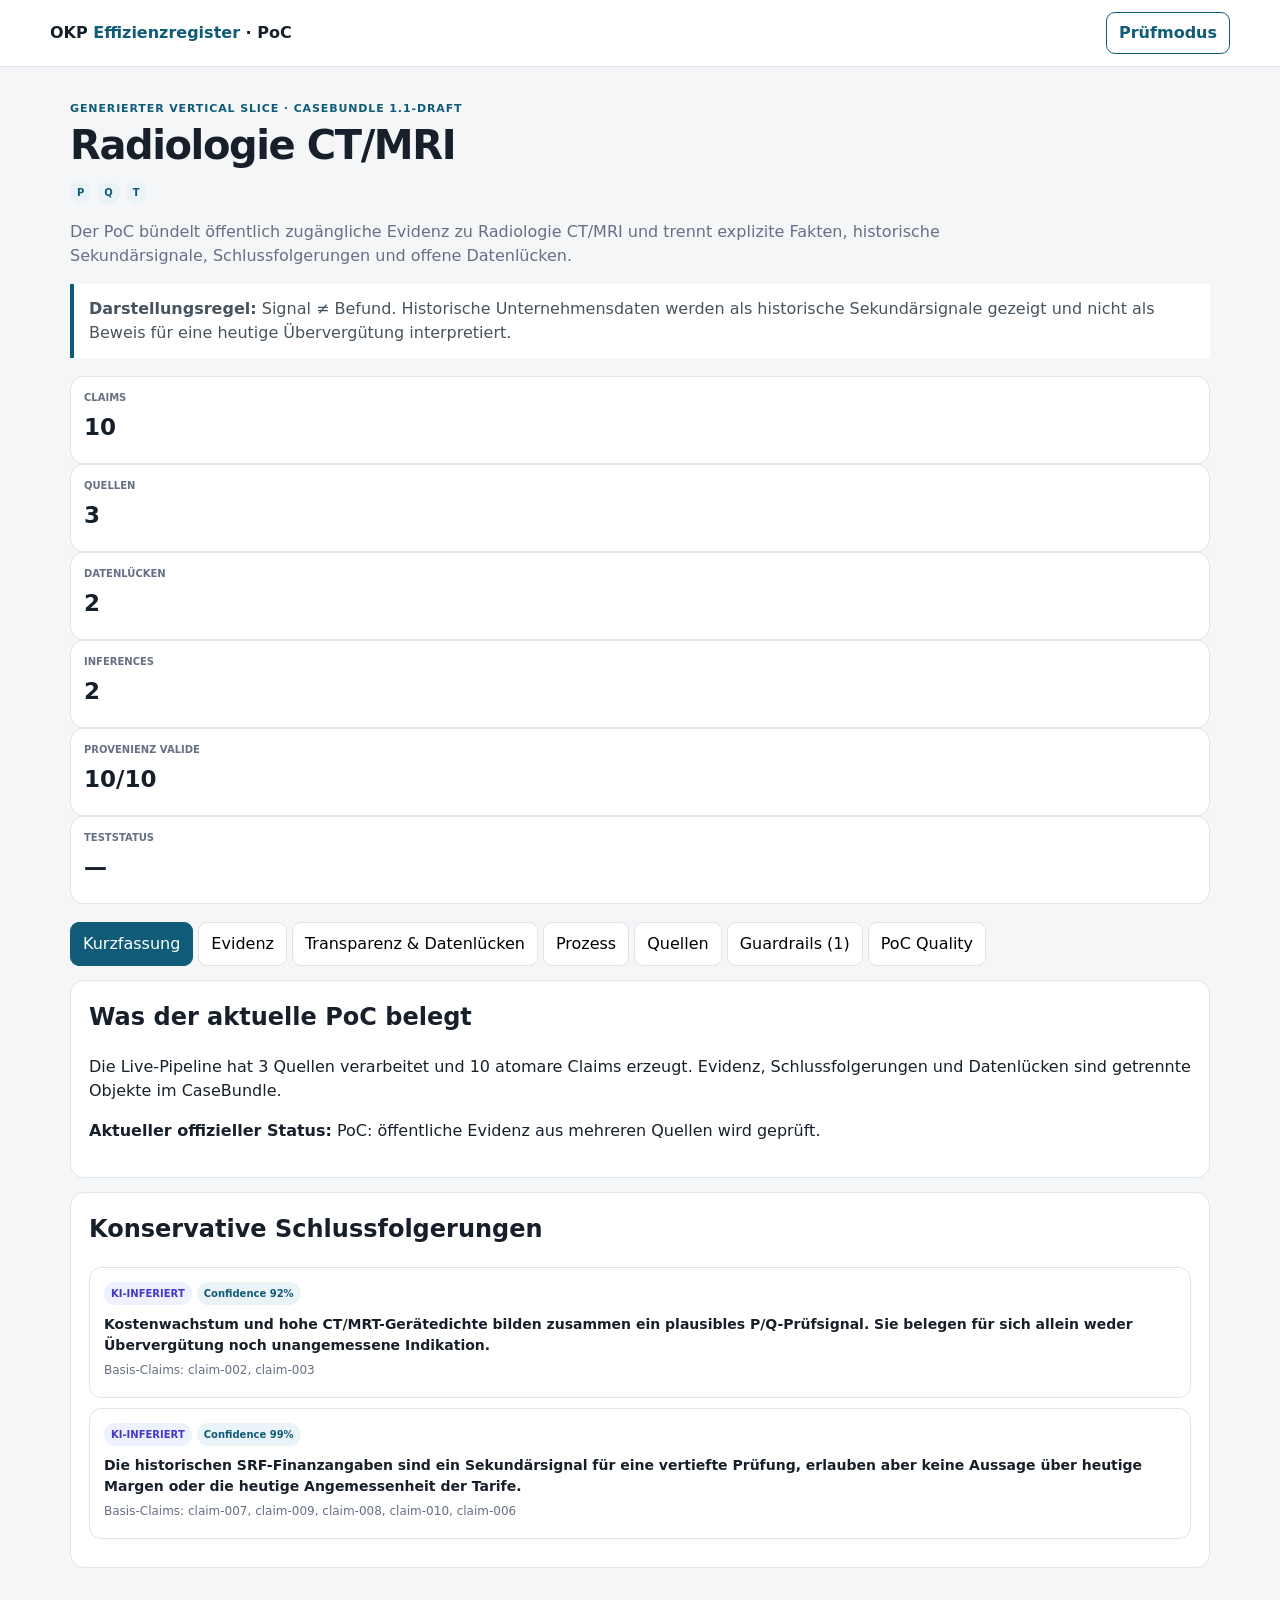
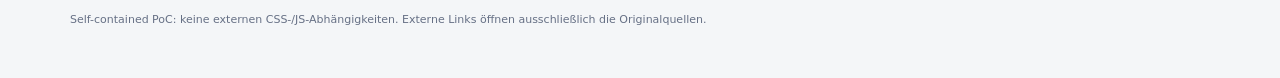
<file: runs/5-radiology-gpt-5.6-luna/index.html>
<!doctype html><html lang="de"><head><meta charset="utf-8"><meta name="viewport" content="width=device-width,initial-scale=1"><title>Radiologie CT/MRI · OKP Effizienzregister PoC</title><style>
:root{--bg:#f4f6f8;--card:#fff;--text:#17202a;--muted:#667085;--line:#dfe4ea;--accent:#0f5b78;--soft:#eaf3f7;--ok:#177245;--okbg:#e7f5ec;--warn:#a25f00;--warnbg:#fff2dd;--danger:#a33a3a;--dangerbg:#fdecec;--purple:#6741d9;--purplebg:#efeafd}*{box-sizing:border-box}body{margin:0;font-family:system-ui,-apple-system,"Segoe UI",sans-serif;background:var(--bg);color:var(--text);line-height:1.5}a{color:var(--accent)}.wrap{max-width:1180px;margin:auto;padding:0 20px}header{position:sticky;top:0;background:#fff;border-bottom:1px solid var(--line);z-index:10}.top{display:flex;align-items:center;justify-content:space-between;padding:12px 0;gap:12px}.brand{font-weight:850}.brand span{color:var(--accent)}button{font:inherit}.toggle{border:1px solid var(--accent);background:#fff;color:var(--accent);padding:8px 12px;border-radius:9px;cursor:pointer;font-weight:750}body.review .toggle{background:var(--accent);color:#fff}.hero{padding:34px 0 18px}.eyebrow{font-size:11px;text-transform:uppercase;letter-spacing:.08em;color:var(--accent);font-weight:850}h1{font-size:40px;line-height:1.08;margin:6px 0 10px;letter-spacing:-.035em}.lead{max-width:900px;color:var(--muted);font-size:16px}.signals{display:flex;gap:6px;margin:14px 0}.signal,.badge{display:inline-block;font-size:10px;padding:4px 7px;border-radius:999px;background:var(--soft);color:var(--accent);font-weight:800}.badge.ok{background:var(--okbg);color:var(--ok)}.badge.bad{background:var(--dangerbg);color:var(--danger)}.badge.hist{background:var(--purplebg);color:var(--purple)}.badge.past{background:#f0f1f3;color:#475467}.badge.current{background:#e7f5ec;color:#177245}.badge.warn{background:var(--warnbg);color:var(--warn)}.badge.infer{background:#eef2ff;color:#4338ca}.kpis{display:grid;grid-template-columns:repeat(6,1fr);gap:9px;margin:18px 0 28px}.kpi{background:#fff;border:1px solid var(--line);border-radius:13px;padding:13px;min-height:88px}.kpi span{display:block;color:var(--muted);font-size:10px;text-transform:uppercase;font-weight:800}.kpi b{font-size:23px;display:block;margin-top:5px}.tabs{display:flex;gap:5px;flex-wrap:wrap;margin-bottom:14px}.tabs button{border:1px solid var(--line);background:#fff;padding:9px 12px;border-radius:9px;cursor:pointer}.tabs button.active{background:var(--accent);color:#fff;border-color:var(--accent)}.tab{display:none}.tab.active{display:block}.panel{background:#fff;border:1px solid var(--line);border-radius:14px;padding:18px;margin-bottom:14px}.panel h2{margin-top:0}.principle{background:#fff;border-left:4px solid var(--accent);padding:13px 15px;margin:12px 0 18px;color:#47545e}.claims{display:grid;grid-template-columns:1fr 1fr;gap:11px}.claim-card,.source-card,.gap-card,.inference-card{background:#fff;border:1px solid var(--line);border-radius:12px;padding:14px;margin-bottom:10px}.claim-card h4,.gap-card h4,.inference-card h4{font-size:14px;margin:9px 0 5px}.claim-top{display:flex;gap:5px;align-items:center;flex-wrap:wrap}.claim-type{font-family:ui-monospace,monospace;font-size:10px;color:var(--muted)}.value{font-size:20px;font-weight:850;color:var(--accent);margin:5px 0}.meta-row{font-size:11px;color:var(--muted);display:flex;justify-content:space-between;gap:10px;align-items:center;flex-wrap:wrap}.source-link{font-weight:750;text-decoration:none;white-space:nowrap}.source-link:hover{text-decoration:underline}.review-only{display:none;margin-top:12px;padding-top:12px;border-top:1px dashed var(--line)}body.review .review-only{display:block}.review-grid{display:grid;grid-template-columns:2fr 1fr;gap:12px}blockquote{margin:5px 0;background:#f8fafb;border-left:3px solid #b7c6ce;padding:9px;font-size:12px}dl{display:grid;grid-template-columns:auto 1fr;gap:3px 8px;font-size:11px;margin:5px 0}dt{color:var(--muted)}dd{margin:0;font-weight:700}.human-check{display:flex;gap:12px;flex-wrap:wrap;margin-top:10px;font-size:11px}.source-card h4{margin:6px 0}.source-card p,.small{font-size:12px;color:var(--muted);margin:4px 0}table{width:100%;border-collapse:collapse}th,td{padding:9px;border-bottom:1px solid var(--line);text-align:left;font-size:12px}.empty{padding:22px;text-align:center;color:var(--muted);background:#fafbfc;border:1px dashed var(--line);border-radius:10px}.event{display:grid;grid-template-columns:120px 1fr;gap:16px;padding:12px 0;border-bottom:1px solid var(--line)}.event-date{font-family:ui-monospace,monospace;color:var(--accent)}footer{padding:30px 0 50px;color:var(--muted);font-size:11px}@media(max-width:850px){.kpis{grid-template-columns:repeat(2,1fr)}.claims{grid-template-columns:1fr}.review-grid{grid-template-columns:1fr}h1{font-size:32px}}
</style><style id="radiologyAtlasStyles">
    .atlas-chart-wrap{width:100%;overflow-x:auto;margin:14px 0 4px}.atlas-chart{min-width:680px;width:100%;height:auto;color:var(--accent)}.atlas-grid{stroke:var(--line);stroke-width:1}.atlas-axis{fill:var(--muted);font-size:10px}.atlas-line{stroke:currentColor;stroke-width:3}.atlas-outpatient{opacity:.62}.atlas-inpatient{opacity:.78;stroke-dasharray:7 5}.atlas-total{opacity:1}.atlas-legend{display:flex;gap:16px;flex-wrap:wrap;font-size:11px;color:var(--muted);margin-bottom:14px}.atlas-legend span{display:flex;align-items:center;gap:6px}.atlas-key{display:inline-block;width:24px;height:0;border-top:3px solid var(--accent)}.atlas-key.atlas-outpatient{opacity:.62}.atlas-key.atlas-inpatient{opacity:.78;border-top-style:dashed}.atlas-kpis{grid-template-columns:repeat(6,1fr)}@media(max-width:850px){.atlas-kpis{grid-template-columns:repeat(2,1fr)}}
    </style></head><body><header><div class="wrap top"><div class="brand">OKP <span>Effizienzregister</span> · PoC</div><button class="toggle" id="reviewToggle">Prüfmodus</button></div></header><main class="wrap"><section class="hero"><div class="eyebrow">Generierter Vertical Slice · CaseBundle 1.1-draft</div><h1>Radiologie CT/MRI</h1><div class="signals"><span class="signal">P</span><span class="signal">Q</span><span class="signal">T</span></div><p class="lead">Der PoC bündelt öffentlich zugängliche Evidenz zu Radiologie CT/MRI und trennt explizite Fakten, historische Sekundärsignale, Schlussfolgerungen und offene Datenlücken.</p><div class="principle"><b>Darstellungsregel:</b> Signal ≠ Befund. Historische Unternehmensdaten werden als historische Sekundärsignale gezeigt und nicht als Beweis für eine heutige Übervergütung interpretiert.</div><div class="kpi"><span>Claims</span><b>10</b></div><div class="kpi"><span>Quellen</span><b>3</b></div><div class="kpi"><span>Datenlücken</span><b>2</b></div><div class="kpi"><span>Inferences</span><b>2</b></div><div class="kpi"><span>Provenienz valide</span><b>10/10</b></div><div class="kpi"><span>Teststatus</span><b>—</b></div></section><div class="tabs"><button class="active" data-tab="brief">Kurzfassung</button><button data-tab="evidence">Evidenz</button><button data-tab="gaps">Transparenz & Datenlücken</button><button data-tab="process">Prozess</button><button data-tab="sources">Quellen</button><button data-tab="guardrails">Guardrails (1)</button><button data-tab="quality">PoC Quality</button></div><section id="brief" class="tab active"><div class="panel"><h2>Was der aktuelle PoC belegt</h2><p>Die Live-Pipeline hat 3 Quellen verarbeitet und 10 atomare Claims erzeugt. Evidenz, Schlussfolgerungen und Datenlücken sind getrennte Objekte im CaseBundle.</p><p><b>Aktueller offizieller Status:</b> PoC: öffentliche Evidenz aus mehreren Quellen wird geprüft.</p></div><div class="panel"><h2>Konservative Schlussfolgerungen</h2><article class="inference-card"><div class="claim-top"><span class="badge infer">KI-INFERIERT</span><span class="badge">Confidence 92%</span></div><h4>Kostenwachstum und hohe CT/MRT-Gerätedichte bilden zusammen ein plausibles P/Q-Prüfsignal. Sie belegen für sich allein weder Übervergütung noch unangemessene Indikation.</h4><p class="small">Basis-Claims: claim-002, claim-003</p></article><article class="inference-card"><div class="claim-top"><span class="badge infer">KI-INFERIERT</span><span class="badge">Confidence 99%</span></div><h4>Die historischen SRF-Finanzangaben sind ein Sekundärsignal für eine vertiefte Prüfung, erlauben aber keine Aussage über heutige Margen oder die heutige Angemessenheit der Tarife.</h4><p class="small">Basis-Claims: claim-007, claim-009, claim-008, claim-010, claim-006</p></article></div></section><section id="evidence" class="tab"><!-- RADIOLOGY_TARIFF_P_START -->
    <div class="panel tariff-panel">
      <div class="claim-top"><span class="badge ok">OFFIZIELLER TARIFKONTEXT</span><span class="badge">P-PFAD</span><span class="badge">kein LLM</span></div>
      <h2>Tarifkontext Radiologie 2026</h2>
      <p>Dieser Block trennt die <b>für 2026 anwendbaren Tarifversionen</b> von den Versionen, die ein OAAT-Simulations-/Transcodierungstool technisch unterstützt.</p>
      <div class="kpis atlas-kpis">
        <div class="kpi"><span>TARDOC 2026</span><b>1.4c</b></div>
        <div class="kpi"><span>Amb. Pauschalen 2026</span><b>1.1c</b></div>
        <div class="kpi"><span>Gültig ab</span><b>2026-01-01</b></div>
        <div class="kpi"><span>TARMED Input</span><b>1.09_BR</b></div>
      </div>
      <div class="principle"><b>OAAT-Transcodierung:</b> unterstützt 1.4c, 1.5. Die Transcodierung ist statistisch und ausdrücklich <b>kein fallidentischer Preisvergleich</b> sowie <b>keine Kostenrealitätsprüfung</b>.</div>
      <p>Der Tarifkontext zeigt, welches System und welche Versionen für 2026 relevant sind und welche Simulationen technisch möglich sind. Er beantwortet noch nicht, ob MRI-Leistungen aktuell angemessen vergütet werden.</p>
      <h3>Was für eine belastbare P-Prüfung noch fehlt</h3>
      <div class="claims"><article class="gap-card"><div class="claim-top"><span class="badge warn">P-DATENLÜCKE</span></div><h4>Fallidentischer aktueller MRI-Vergleich fehlt</h4><p>Erst damit lässt sich die Veränderung der Vergütung für einen tatsächlich vergleichbaren MRI-Fall berechnen.</p><p class="small"><b>Benötigt:</b> konkrete MRI-Leistung bzw. Pauschalenzuordnung · anwendbare Tarifposition(en) oder Pauschale · Taxpunkte und anwendbarer Taxpunktwert, falls TARDOC · vergleichbare historische TARMED-Abrechnung</p></article><article class="gap-card"><div class="claim-top"><span class="badge warn">P-DATENLÜCKE</span></div><h4>Aktuelle effiziente Vollkostenbasis fehlt</h4><p>Ohne aktuelle Vollkosten effizienter Leistungserbringer kann selbst ein korrekter Tarifvergleich keine Kostenrealitätsprüfung ersetzen.</p><p class="small"><b>Benötigt:</b> Geräteinvestition und Abschreibung · Auslastung und Untersuchungen pro Gerät · Personalaufwand · Raum- und Infrastrukturkosten · Wartung, IT und Verbrauchsmaterial · qualitäts- und versorgungsrelevante Vorhaltekosten</p></article></div>
      <p class="small"><b>Guardrail:</b> TARDOC 1.5 wird nicht als anwendbare 2026-Abrechnungsversion dargestellt, nur weil das Tool diese Version unterstützt.</p>
      <p><a class="source-link" href="https://www.bag.admin.ch/de/tardoc-und-ambulante-pauschalen" target="_blank" rel="noopener noreferrer">BAG Tarifkontext öffnen ↗</a> · <a class="source-link" href="https://tarifmatcher.oaat-otma.ch/transcode?locale=de" target="_blank" rel="noopener noreferrer">OAAT Transcodierung öffnen ↗</a></p>
    </div>
    <!-- RADIOLOGY_TARIFF_P_END --><!-- RADIOLOGY_ATLAS_Q_START -->
    <div class="panel atlas-panel">
      <div class="claim-top"><span class="badge ok">OFFICIAL STRUCTURED DATA</span><span class="badge">Q-SIGNAL</span><span class="badge">kein LLM</span></div>
      <h2>MRI-Nutzung Schweiz: Zeitreihe 2013-2024</h2>
      <p>Der Schweizer Versorgungsatlas liefert eine strukturierte Zeitreihe zu MRI-Untersuchungen. Dieses Mengensignal beschreibt Nutzung und Versorgung. <b>Es ist kein Nachweis von Überversorgung, unangemessener Indikation oder zu hoher Vergütung.</b></p>
      <div class="kpis atlas-kpis">
        <div class="kpi"><span>MRI total 2024</span><b>1’792’138</b></div>
        <div class="kpi"><span>Ambulant 2024</span><b>1’678’228</b></div>
        <div class="kpi"><span>Stationär 2024</span><b>113’910</b></div>
        <div class="kpi"><span>Veränderung seit 2013</span><b>+113,3 %</b></div>
        <div class="kpi"><span>Ambulanter Anteil</span><b>93,6 %</b></div>
        <div class="kpi"><span>Std. Rate / 1’000</span><b>195,0268</b></div>
      </div>
      <div class="atlas-chart-wrap"><svg class="atlas-chart" viewBox="0 0 900 300" role="img" aria-label="MRI Untersuchungen Schweiz 2013 bis 2024">
      <line x1="65" y1="255.0" x2="880" y2="255.0" class="atlas-grid"/><text x="57" y="259.0" text-anchor="end" class="atlas-axis">0</text><line x1="65" y1="196.2" x2="880" y2="196.2" class="atlas-grid"/><text x="57" y="200.2" text-anchor="end" class="atlas-axis">448’035</text><line x1="65" y1="137.5" x2="880" y2="137.5" class="atlas-grid"/><text x="57" y="141.5" text-anchor="end" class="atlas-axis">896’069</text><line x1="65" y1="78.8" x2="880" y2="78.8" class="atlas-grid"/><text x="57" y="82.8" text-anchor="end" class="atlas-axis">1’344’104</text><line x1="65" y1="20.0" x2="880" y2="20.0" class="atlas-grid"/><text x="57" y="24.0" text-anchor="end" class="atlas-axis">1’792’138</text>
      <polyline class="atlas-line atlas-total" points="65.0,144.8 139.1,134.4 213.2,122.0 287.3,110.8 361.4,107.0 435.5,95.5 509.5,82.6 583.6,82.0 657.7,57.6 731.8,46.3 805.9,38.8 880.0,20.0" fill="none" vector-effect="non-scaling-stroke" />
      <polyline class="atlas-line atlas-outpatient" points="65.0,152.7 139.1,143.3 213.2,131.5 287.3,121.3 361.4,117.9 435.5,107.4 509.5,95.5 583.6,95.4 657.7,72.7 731.8,61.5 805.9,53.9 880.0,34.9" fill="none" vector-effect="non-scaling-stroke" />
      <polyline class="atlas-line atlas-inpatient" points="65.0,247.1 139.1,246.1 213.2,245.5 287.3,244.5 361.4,244.1 435.5,243.1 509.5,242.1 583.6,241.6 657.7,239.9 731.8,239.8 805.9,239.9 880.0,240.1" fill="none" vector-effect="non-scaling-stroke" />
      <text x="65.0" y="285" text-anchor="middle" class="atlas-axis">2013</text><text x="287.3" y="285" text-anchor="middle" class="atlas-axis">2016</text><text x="509.5" y="285" text-anchor="middle" class="atlas-axis">2019</text><text x="731.8" y="285" text-anchor="middle" class="atlas-axis">2022</text><text x="880.0" y="285" text-anchor="middle" class="atlas-axis">2024</text>
    </svg></div>
    <div class="atlas-legend"><span><i class="atlas-key atlas-total"></i>Total</span><span><i class="atlas-key atlas-outpatient"></i>Ambulant</span><span><i class="atlas-key atlas-inpatient"></i>Stationär</span></div>
      <div style="overflow-x:auto"><table><thead><tr><th>Jahr</th><th>Total</th><th>Ambulant</th><th>Stationär</th><th>Std. Rate / 1’000</th><th>YoY total</th></tr></thead><tbody><tr><td>2013</td><td>840’371</td><td>779’915</td><td>60’456</td><td>104,3033</td><td>—</td></tr><tr><td>2014</td><td>919’836</td><td>852’079</td><td>67’757</td><td>112,5409</td><td>+9,5 %</td></tr><tr><td>2015</td><td>1’014’324</td><td>941’796</td><td>72’528</td><td>122,5832</td><td>+10,3 %</td></tr><tr><td>2016</td><td>1’099’754</td><td>1’019’610</td><td>80’144</td><td>131,1873</td><td>+8,4 %</td></tr><tr><td>2017</td><td>1’128’435</td><td>1’045’614</td><td>82’821</td><td>133,3244</td><td>+2,6 %</td></tr><tr><td>2018</td><td>1’216’026</td><td>1’125’576</td><td>90’450</td><td>142,2336</td><td>+7,8 %</td></tr><tr><td>2019</td><td>1’314’813</td><td>1’216’299</td><td>98’514</td><td>152,2707</td><td>+8,1 %</td></tr><tr><td>2020</td><td>1’319’228</td><td>1’217’165</td><td>102’063</td><td>151,1816</td><td>+0,3 %</td></tr><tr><td>2021</td><td>1’505’232</td><td>1’390’250</td><td>114’982</td><td>170,7053</td><td>+14,1 %</td></tr><tr><td>2022</td><td>1’591’395</td><td>1’475’597</td><td>115’798</td><td>178,5376</td><td>+5,7 %</td></tr><tr><td>2023</td><td>1’649’028</td><td>1’533’529</td><td>115’499</td><td>181,6663</td><td>+3,6 %</td></tr><tr><td>2024</td><td>1’792’138</td><td>1’678’228</td><td>113’910</td><td>195,0268</td><td>+8,7 %</td></tr></tbody></table></div>
      <div class="principle"><b>Datenbasis:</b> MS/Tarifpool, Export 20.01.2026, Version 20251028. Zähler: Scans; Nenner: Wohnbevölkerung. Die Daten werden direkt aus den öffentlichen JSON-Ressourcen des Versorgungsatlas normalisiert.</div>
      <p class="small"><b>Methodische Grenze:</b> Der kombinierte Indikator mischt stationäre MS-Daten und ambulante Tarifpool-Daten. Der stationäre Teil umfasst auch andere Kostenträger als OKP; beim ambulanten Tarifpool können nicht an Versicherer eingereichte Rechnungen fehlen. Deshalb wird das Signal als Q-/Versorgungsevidenz geführt, nicht als P-Kostenrealitätsnachweis.</p>
      <p><a class="source-link" href="https://www.versorgungsatlas.ch/indicator/_430" target="_blank" rel="noopener noreferrer">Versorgungsatlas MRI Total öffnen ↗</a></p>
      <div class="review-only"><p class="small"><b>Signal-IDs:</b> q-mri-total-atlas · q-mri-inpatient-atlas · q-mri-outpatient-atlas</p><p class="small"><b>Retrieval:</b> ATLAS_PUBLIC_JSON_RESOURCES_NORMALIZED · API-Vertrag: nicht dokumentiert · strukturierte Website-Ressource</p></div>
    </div>
    <!-- RADIOLOGY_ATLAS_Q_END --><!-- RADIOLOGY_CANTON_Q_START -->
    <div class="panel atlas-canton-panel">
      <div class="claim-top"><span class="badge ok">OFFICIAL STRUCTURED DATA</span><span class="badge">REGIONALE VARIATION</span><span class="badge">Q-SIGNAL</span></div>
      <h2>MRI-Raten nach Kanton 2024</h2>
      <p>Verglichen wird die <b>standardisierte MRI-Rate pro 1’000 Einwohner</b>. Die Standardisierung verbessert die Vergleichbarkeit, macht daraus aber kein Effizienzranking.</p>
      <div class="kpis atlas-kpis">
        <div class="kpi"><span>Kantone</span><b>26</b></div>
        <div class="kpi"><span>CH Rate</span><b>195,0</b></div>
        <div class="kpi"><span>Kantonsmedian</span><b>185,7</b></div>
        <div class="kpi"><span>Höchste Rate</span><b>243,4</b><span>GE</span></div>
        <div class="kpi"><span>Tiefste Rate</span><b>117,9</b><span>UR</span></div>
        <div class="kpi"><span>Max / Min</span><b>2,06×</b></div>
      </div>
      <div style="overflow-x:auto"><table><thead><tr><th>Rate-Rang*</th><th>Kanton</th><th>Std. Rate / 1’000</th><th>vs. CH</th><th>Scans</th><th>95%-KI</th></tr></thead><tbody><tr><td>1</td><td><b>GE</b></td><td>243,4</td><td>+24,8 %</td><td>125’508</td><td>242,0–244,7</td></tr><tr><td>2</td><td><b>VD</b></td><td>226,9</td><td>+16,4 %</td><td>186’645</td><td>225,9–228,0</td></tr><tr><td>3</td><td><b>VS</b></td><td>209,5</td><td>+7,4 %</td><td>80’428</td><td>208,1–211,0</td></tr><tr><td>4</td><td><b>ZH</b></td><td>207,8</td><td>+6,5 %</td><td>331’762</td><td>207,1–208,5</td></tr><tr><td>5</td><td><b>SH</b></td><td>206,6</td><td>+5,9 %</td><td>19’204</td><td>203,6–209,5</td></tr><tr><td>6</td><td><b>FR</b></td><td>206,4</td><td>+5,8 %</td><td>69’955</td><td>204,9–207,9</td></tr><tr><td>7</td><td><b>BL</b></td><td>203,8</td><td>+4,5 %</td><td>65’193</td><td>202,2–205,4</td></tr><tr><td>8</td><td><b>BS</b></td><td>201,8</td><td>+3,5 %</td><td>41’011</td><td>199,8–203,8</td></tr><tr><td>9</td><td><b>NE</b></td><td>199,2</td><td>+2,1 %</td><td>36’249</td><td>197,2–201,3</td></tr><tr><td>10</td><td><b>SZ</b></td><td>196,7</td><td>+0,8 %</td><td>34’576</td><td>194,6–198,8</td></tr><tr><td>11</td><td><b>SO</b></td><td>188,8</td><td>-3,2 %</td><td>56’926</td><td>187,3–190,4</td></tr><tr><td>12</td><td><b>BE</b></td><td>187,9</td><td>-3,6 %</td><td>211’742</td><td>187,1–188,8</td></tr><tr><td>13</td><td><b>AG</b></td><td>185,9</td><td>-4,7 %</td><td>138’518</td><td>184,9–186,9</td></tr><tr><td>14</td><td><b>TI</b></td><td>185,5</td><td>-4,9 %</td><td>72’205</td><td>184,1–186,9</td></tr><tr><td>15</td><td><b>TG</b></td><td>184,5</td><td>-5,4 %</td><td>56’323</td><td>182,9–186,0</td></tr><tr><td>16</td><td><b>ZG</b></td><td>170,2</td><td>-12,7 %</td><td>23’205</td><td>168,0–172,4</td></tr><tr><td>17</td><td><b>SG</b></td><td>169,0</td><td>-13,3 %</td><td>91’794</td><td>167,9–170,1</td></tr><tr><td>18</td><td><b>GL</b></td><td>165,6</td><td>-15,1 %</td><td>7’297</td><td>161,8–169,6</td></tr><tr><td>19</td><td><b>JU</b></td><td>164,1</td><td>-15,9 %</td><td>12’759</td><td>161,2–167,0</td></tr><tr><td>20</td><td><b>GR</b></td><td>163,9</td><td>-16,0 %</td><td>36’382</td><td>162,2–165,6</td></tr><tr><td>21</td><td><b>AR</b></td><td>152,1</td><td>-22,0 %</td><td>8’994</td><td>148,9–155,3</td></tr><tr><td>22</td><td><b>LU</b></td><td>149,2</td><td>-23,5 %</td><td>65’566</td><td>148,0–150,3</td></tr><tr><td>23</td><td><b>OW</b></td><td>146,6</td><td>-24,8 %</td><td>6’098</td><td>142,9–150,4</td></tr><tr><td>24</td><td><b>NW</b></td><td>137,6</td><td>-29,5 %</td><td>6’740</td><td>134,2–141,0</td></tr><tr><td>25</td><td><b>AI</b></td><td>133,1</td><td>-31,7 %</td><td>2’310</td><td>127,7–138,9</td></tr><tr><td>26</td><td><b>UR</b></td><td>117,9</td><td>-39,6 %</td><td>4’748</td><td>114,5–121,4</td></tr></tbody></table></div>
      <p class="small">* Rang nur nach publizierter standardisierter Rate, <b>kein Effizienz-, Qualitäts- oder Überversorgungsranking</b>. Regionale Unterschiede können unter anderem Versorgungsangebot, Patientenströme, Kodierung und tatsächlichen Bedarf widerspiegeln.</p>
      <div class="principle"><b>Interpretation:</b> Deskriptiver Vergleich standardisierter MRI-Raten zwischen Kantonen. Ein hoher oder tiefer Wert ist kein Effizienzranking und belegt weder Über- noch Unterversorgung; Unterschiede können durch Versorgung, Patientenströme, Kodierung, Angebotsstruktur und weitere Faktoren beeinflusst sein.</div>
    </div>
    <!-- RADIOLOGY_CANTON_Q_END --><div class="claims"><article class="claim-card"><div class="claim-top"><span class="claim-type">annual_okp_cost</span><span class="badge past">HISTORICAL OBSERVATION</span><span class="badge ok">Provenienz ✓</span></div><h4>Im Jahr 2023 entfielen 2,1 Milliarden Franken auf die medizinische Bildgebung in der obligatorischen Krankenversicherung (KVG).</h4><div class="value">CHF 2,1 Mrd,</div><div class="meta-row"><span>Eidgenössische Finanzkontrolle (EFK) · AI_EXTRACTED · Confidence 99%</span><a class="source-link" href="https://www.efk.admin.ch/prufung/mechanismen-zur-angemessenen-verwendung-bildgebender-verfahren-in-der-medizin/" target="_blank" rel="noopener noreferrer">Quelle öffnen ↗</a></div><div class="review-only"><div class="review-grid"><div><b>Originalfragment</b><blockquote>Mit 2,1 Milliarden Franken entfiel 2023 ein Sechstel des ambulanten Leistungsvolumens in der obligatorischen Krankenversicherung (KVG) auf die Bildgebung.</blockquote><a class="source-link" href="https://www.efk.admin.ch/prufung/mechanismen-zur-angemessenen-verwendung-bildgebender-verfahren-in-der-medizin/" target="_blank" rel="noopener noreferrer">Originalquelle öffnen ↗</a></div><div><b>Prüfdaten</b><dl><dt>Claim-ID</dt><dd>claim-001</dd><dt>Publikation</dt><dd>PUBLISH_WITH_LABEL</dd><dt>Label</dt><dd>KI-EXTRAHIERT</dd><dt>Zeitrolle</dt><dd>HISTORICAL_OBSERVATION</dd><dt>Referenzjahr</dt><dd>2023</dd></dl></div></div><div class="human-check" data-review-id="claim-001"><label><input data-check="correct" type="checkbox"> fachlich korrekt</label><label><input data-check="source" type="checkbox"> Quelle korrekt interpretiert</label><label><input data-check="fair" type="checkbox"> Darstellung fair</label><label><input data-check="complete" type="checkbox"> nichts Wesentliches fehlt</label></div></div></article><article class="claim-card"><div class="claim-top"><span class="claim-type">annual_cost_growth</span><span class="badge past">HISTORICAL OBSERVATION</span><span class="badge ok">Provenienz ✓</span></div><h4>Die Kosten der medizinischen Bildgebung sind in den letzten Jahren durchschnittlich um mehr als 5 % gestiegen.</h4><div class="value">&gt;5 %</div><div class="meta-row"><span>Eidgenössische Finanzkontrolle (EFK) · AI_EXTRACTED · Confidence 99%</span><a class="source-link" href="https://www.efk.admin.ch/prufung/mechanismen-zur-angemessenen-verwendung-bildgebender-verfahren-in-der-medizin/" target="_blank" rel="noopener noreferrer">Quelle öffnen ↗</a></div><div class="review-only"><div class="review-grid"><div><b>Originalfragment</b><blockquote>Dabei sind die Kosten in den letzten Jahren durchschnittlich um mehr als 5 % gestiegen.</blockquote><a class="source-link" href="https://www.efk.admin.ch/prufung/mechanismen-zur-angemessenen-verwendung-bildgebender-verfahren-in-der-medizin/" target="_blank" rel="noopener noreferrer">Originalquelle öffnen ↗</a></div><div><b>Prüfdaten</b><dl><dt>Claim-ID</dt><dd>claim-002</dd><dt>Publikation</dt><dd>PUBLISH_WITH_LABEL</dd><dt>Label</dt><dd>KI-EXTRAHIERT</dd><dt>Zeitrolle</dt><dd>HISTORICAL_OBSERVATION</dd><dt>Referenzjahr</dt><dd>—</dd></dl></div></div><div class="human-check" data-review-id="claim-002"><label><input data-check="correct" type="checkbox"> fachlich korrekt</label><label><input data-check="source" type="checkbox"> Quelle korrekt interpretiert</label><label><input data-check="fair" type="checkbox"> Darstellung fair</label><label><input data-check="complete" type="checkbox"> nichts Wesentliches fehlt</label></div></div></article><article class="claim-card"><div class="claim-top"><span class="claim-type">device_density_signal</span><span class="badge current">CURRENT</span><span class="badge ok">Provenienz ✓</span></div><h4>Die Pro-Kopf-Dichte von Computertomografen (CT) und Magnetresonanztomografen (MRT) ist in der Schweiz die höchste in Europa.</h4><div class="value">—</div><div class="meta-row"><span>Eidgenössische Finanzkontrolle (EFK) · AI_EXTRACTED · Confidence 99%</span><a class="source-link" href="https://www.efk.admin.ch/prufung/mechanismen-zur-angemessenen-verwendung-bildgebender-verfahren-in-der-medizin/" target="_blank" rel="noopener noreferrer">Quelle öffnen ↗</a></div><div class="review-only"><div class="review-grid"><div><b>Originalfragment</b><blockquote>Der hohe Verbrauch steht im Zusammenhang mit der Pro-Kopf-Dichte von Computertomografen (CT) und Magnetresonanztomografen (MRT) in der Schweiz, welche die höchste in Europa ist.</blockquote><a class="source-link" href="https://www.efk.admin.ch/prufung/mechanismen-zur-angemessenen-verwendung-bildgebender-verfahren-in-der-medizin/" target="_blank" rel="noopener noreferrer">Originalquelle öffnen ↗</a></div><div><b>Prüfdaten</b><dl><dt>Claim-ID</dt><dd>claim-003</dd><dt>Publikation</dt><dd>PUBLISH_WITH_LABEL</dd><dt>Label</dt><dd>KI-EXTRAHIERT</dd><dt>Zeitrolle</dt><dd>CURRENT</dd><dt>Referenzjahr</dt><dd>—</dd></dl></div></div><div class="human-check" data-review-id="claim-003"><label><input data-check="correct" type="checkbox"> fachlich korrekt</label><label><input data-check="source" type="checkbox"> Quelle korrekt interpretiert</label><label><input data-check="fair" type="checkbox"> Darstellung fair</label><label><input data-check="complete" type="checkbox"> nichts Wesentliches fehlt</label></div></div></article><article class="claim-card"><div class="claim-top"><span class="claim-type">tariff_system_start</span><span class="badge current">CURRENT</span><span class="badge ok">Provenienz ✓</span></div><h4>Seit dem 1. Januar 2026 gilt für ambulante ärztliche Behandlungen ein neues Tarifsystem.</h4><div class="value">2026-01-01</div><div class="meta-row"><span>Bundesamt für Gesundheit (BAG) · AI_EXTRACTED · Confidence 100%</span><a class="source-link" href="https://www.bag.admin.ch/de/tardoc-und-ambulante-pauschalen" target="_blank" rel="noopener noreferrer">Quelle öffnen ↗</a></div><div class="review-only"><div class="review-grid"><div><b>Originalfragment</b><blockquote>Seit dem 1. Januar 2026 gilt für ambulante ärztliche Behandlungen ein neues Tarifsystem</blockquote><a class="source-link" href="https://www.bag.admin.ch/de/tardoc-und-ambulante-pauschalen" target="_blank" rel="noopener noreferrer">Originalquelle öffnen ↗</a></div><div><b>Prüfdaten</b><dl><dt>Claim-ID</dt><dd>claim-004</dd><dt>Publikation</dt><dd>PUBLISH_WITH_LABEL</dd><dt>Label</dt><dd>KI-EXTRAHIERT</dd><dt>Zeitrolle</dt><dd>CURRENT</dd><dt>Referenzjahr</dt><dd>2026</dd></dl></div></div><div class="human-check" data-review-id="claim-004"><label><input data-check="correct" type="checkbox"> fachlich korrekt</label><label><input data-check="source" type="checkbox"> Quelle korrekt interpretiert</label><label><input data-check="fair" type="checkbox"> Darstellung fair</label><label><input data-check="complete" type="checkbox"> nichts Wesentliches fehlt</label></div></div></article><article class="claim-card"><div class="claim-top"><span class="claim-type">tariff_system_name</span><span class="badge current">CURRENT</span><span class="badge ok">Provenienz ✓</span></div><h4>Das neue Tarifsystem für ambulante ärztliche Behandlungen heisst TARDOC und Ambulante Pauschalen.</h4><div class="value">—</div><div class="meta-row"><span>Bundesamt für Gesundheit (BAG) · AI_EXTRACTED · Confidence 100%</span><a class="source-link" href="https://www.bag.admin.ch/de/tardoc-und-ambulante-pauschalen" target="_blank" rel="noopener noreferrer">Quelle öffnen ↗</a></div><div class="review-only"><div class="review-grid"><div><b>Originalfragment</b><blockquote>TARDOC und Ambulante Pauschalen ersetzen TARMED.</blockquote><a class="source-link" href="https://www.bag.admin.ch/de/tardoc-und-ambulante-pauschalen" target="_blank" rel="noopener noreferrer">Originalquelle öffnen ↗</a></div><div><b>Prüfdaten</b><dl><dt>Claim-ID</dt><dd>claim-005</dd><dt>Publikation</dt><dd>PUBLISH_WITH_LABEL</dd><dt>Label</dt><dd>KI-EXTRAHIERT</dd><dt>Zeitrolle</dt><dd>CURRENT</dd><dt>Referenzjahr</dt><dd>—</dd></dl></div></div><div class="human-check" data-review-id="claim-005"><label><input data-check="correct" type="checkbox"> fachlich korrekt</label><label><input data-check="source" type="checkbox"> Quelle korrekt interpretiert</label><label><input data-check="fair" type="checkbox"> Darstellung fair</label><label><input data-check="complete" type="checkbox"> nichts Wesentliches fehlt</label></div></div></article><article class="claim-card"><div class="claim-top"><span class="claim-type">historical_revenue</span><span class="badge hist">HISTORICAL SIGNAL</span><span class="badge ok">Provenienz ✓</span></div><h4>Eine Praxis in der Region Mittelland verzeichnete 2024 einen Umsatz von 3,2 Millionen Franken.</h4><div class="value">CHF 3,2 Mio,</div><div class="meta-row"><span>Schweizer Radio und Fernsehen (SRF) · AI_EXTRACTED · Confidence 99%</span><a class="source-link" href="https://www.srf.ch/news/dialog/datenleck-gibt-einblick-die-radiologie-lastet-immer-schwerer-auf-dem-gesundheitswesen" target="_blank" rel="noopener noreferrer">Quelle öffnen ↗</a></div><div class="review-only"><div class="review-grid"><div><b>Originalfragment</b><blockquote>Weniger als 5 Jahre nach ihrer Eröffnung verzeichnete eine Praxis in der Region Mittelland 2024 einen Umsatz von 3,2 Millionen Franken.</blockquote><a class="source-link" href="https://www.srf.ch/news/dialog/datenleck-gibt-einblick-die-radiologie-lastet-immer-schwerer-auf-dem-gesundheitswesen" target="_blank" rel="noopener noreferrer">Originalquelle öffnen ↗</a></div><div><b>Prüfdaten</b><dl><dt>Claim-ID</dt><dd>claim-006</dd><dt>Publikation</dt><dd>PUBLISH_WITH_LABEL</dd><dt>Label</dt><dd>KI-EXTRAHIERT</dd><dt>Zeitrolle</dt><dd>HISTORICAL_SIGNAL</dd><dt>Referenzjahr</dt><dd>2024</dd></dl></div></div><div class="human-check" data-review-id="claim-006"><label><input data-check="correct" type="checkbox"> fachlich korrekt</label><label><input data-check="source" type="checkbox"> Quelle korrekt interpretiert</label><label><input data-check="fair" type="checkbox"> Darstellung fair</label><label><input data-check="complete" type="checkbox"> nichts Wesentliches fehlt</label></div></div></article><article class="claim-card"><div class="claim-top"><span class="claim-type">historical_profit</span><span class="badge hist">HISTORICAL SIGNAL</span><span class="badge ok">Provenienz ✓</span></div><h4>Der Reingewinn dieser Praxis in der Region Mittelland betrug 2024 150&#x27;000 Franken.</h4><div class="value">CHF 150’000</div><div class="meta-row"><span>Schweizer Radio und Fernsehen (SRF) · AI_EXTRACTED · Confidence 99%</span><a class="source-link" href="https://www.srf.ch/news/dialog/datenleck-gibt-einblick-die-radiologie-lastet-immer-schwerer-auf-dem-gesundheitswesen" target="_blank" rel="noopener noreferrer">Quelle öffnen ↗</a></div><div class="review-only"><div class="review-grid"><div><b>Originalfragment</b><blockquote>Ihr Reingewinn betrug damals 150&#x27;000 Franken (4,7 Prozent), nach Abzug der getätigten Investitionen, insbesondere für die kostspielige Radiologie-Ausrüstung.</blockquote><a class="source-link" href="https://www.srf.ch/news/dialog/datenleck-gibt-einblick-die-radiologie-lastet-immer-schwerer-auf-dem-gesundheitswesen" target="_blank" rel="noopener noreferrer">Originalquelle öffnen ↗</a></div><div><b>Prüfdaten</b><dl><dt>Claim-ID</dt><dd>claim-007</dd><dt>Publikation</dt><dd>PUBLISH_WITH_LABEL</dd><dt>Label</dt><dd>KI-EXTRAHIERT</dd><dt>Zeitrolle</dt><dd>HISTORICAL_SIGNAL</dd><dt>Referenzjahr</dt><dd>2024</dd></dl></div></div><div class="human-check" data-review-id="claim-007"><label><input data-check="correct" type="checkbox"> fachlich korrekt</label><label><input data-check="source" type="checkbox"> Quelle korrekt interpretiert</label><label><input data-check="fair" type="checkbox"> Darstellung fair</label><label><input data-check="complete" type="checkbox"> nichts Wesentliches fehlt</label></div></div></article><article class="claim-card"><div class="claim-top"><span class="claim-type">historical_margin</span><span class="badge hist">HISTORICAL SIGNAL</span><span class="badge ok">Provenienz ✓</span></div><h4>Der Reingewinn dieser Praxis in der Region Mittelland entsprach 2024 4,7 Prozent.</h4><div class="value">4.7 %</div><div class="meta-row"><span>Schweizer Radio und Fernsehen (SRF) · AI_EXTRACTED · Confidence 98%</span><a class="source-link" href="https://www.srf.ch/news/dialog/datenleck-gibt-einblick-die-radiologie-lastet-immer-schwerer-auf-dem-gesundheitswesen" target="_blank" rel="noopener noreferrer">Quelle öffnen ↗</a></div><div class="review-only"><div class="review-grid"><div><b>Originalfragment</b><blockquote>Ihr Reingewinn betrug damals 150&#x27;000 Franken (4,7 Prozent), nach Abzug der getätigten Investitionen, insbesondere für die kostspielige Radiologie-Ausrüstung.</blockquote><a class="source-link" href="https://www.srf.ch/news/dialog/datenleck-gibt-einblick-die-radiologie-lastet-immer-schwerer-auf-dem-gesundheitswesen" target="_blank" rel="noopener noreferrer">Originalquelle öffnen ↗</a></div><div><b>Prüfdaten</b><dl><dt>Claim-ID</dt><dd>claim-008</dd><dt>Publikation</dt><dd>PUBLISH_WITH_LABEL</dd><dt>Label</dt><dd>KI-EXTRAHIERT</dd><dt>Zeitrolle</dt><dd>HISTORICAL_SIGNAL</dd><dt>Referenzjahr</dt><dd>2024</dd></dl></div></div><div class="human-check" data-review-id="claim-008"><label><input data-check="correct" type="checkbox"> fachlich korrekt</label><label><input data-check="source" type="checkbox"> Quelle korrekt interpretiert</label><label><input data-check="fair" type="checkbox"> Darstellung fair</label><label><input data-check="complete" type="checkbox"> nichts Wesentliches fehlt</label></div></div></article><article class="claim-card"><div class="claim-top"><span class="claim-type">historical_profit</span><span class="badge hist">HISTORICAL SIGNAL</span><span class="badge ok">Provenienz ✓</span></div><h4>Eine Gruppe im Nordwesten der Schweiz erzielte 2025 einen Gewinn von 5,4 Millionen Franken.</h4><div class="value">CHF 5,4 Mio,</div><div class="meta-row"><span>Schweizer Radio und Fernsehen (SRF) · AI_EXTRACTED · Confidence 99%</span><a class="source-link" href="https://www.srf.ch/news/dialog/datenleck-gibt-einblick-die-radiologie-lastet-immer-schwerer-auf-dem-gesundheitswesen" target="_blank" rel="noopener noreferrer">Quelle öffnen ↗</a></div><div class="review-only"><div class="review-grid"><div><b>Originalfragment</b><blockquote>2025 erzielte eine Gruppe im Nordwesten der Schweiz 5,4 Millionen Gewinn, was 47 Prozent ihres Umsatzes entsprach.</blockquote><a class="source-link" href="https://www.srf.ch/news/dialog/datenleck-gibt-einblick-die-radiologie-lastet-immer-schwerer-auf-dem-gesundheitswesen" target="_blank" rel="noopener noreferrer">Originalquelle öffnen ↗</a></div><div><b>Prüfdaten</b><dl><dt>Claim-ID</dt><dd>claim-009</dd><dt>Publikation</dt><dd>PUBLISH_WITH_LABEL</dd><dt>Label</dt><dd>KI-EXTRAHIERT</dd><dt>Zeitrolle</dt><dd>HISTORICAL_SIGNAL</dd><dt>Referenzjahr</dt><dd>2025</dd></dl></div></div><div class="human-check" data-review-id="claim-009"><label><input data-check="correct" type="checkbox"> fachlich korrekt</label><label><input data-check="source" type="checkbox"> Quelle korrekt interpretiert</label><label><input data-check="fair" type="checkbox"> Darstellung fair</label><label><input data-check="complete" type="checkbox"> nichts Wesentliches fehlt</label></div></div></article><article class="claim-card"><div class="claim-top"><span class="claim-type">historical_margin</span><span class="badge hist">HISTORICAL SIGNAL</span><span class="badge ok">Provenienz ✓</span></div><h4>Der Gewinn der Gruppe im Nordwesten der Schweiz entsprach 2025 47 Prozent ihres Umsatzes.</h4><div class="value">47 %</div><div class="meta-row"><span>Schweizer Radio und Fernsehen (SRF) · AI_EXTRACTED · Confidence 99%</span><a class="source-link" href="https://www.srf.ch/news/dialog/datenleck-gibt-einblick-die-radiologie-lastet-immer-schwerer-auf-dem-gesundheitswesen" target="_blank" rel="noopener noreferrer">Quelle öffnen ↗</a></div><div class="review-only"><div class="review-grid"><div><b>Originalfragment</b><blockquote>2025 erzielte eine Gruppe im Nordwesten der Schweiz 5,4 Millionen Gewinn, was 47 Prozent ihres Umsatzes entsprach.</blockquote><a class="source-link" href="https://www.srf.ch/news/dialog/datenleck-gibt-einblick-die-radiologie-lastet-immer-schwerer-auf-dem-gesundheitswesen" target="_blank" rel="noopener noreferrer">Originalquelle öffnen ↗</a></div><div><b>Prüfdaten</b><dl><dt>Claim-ID</dt><dd>claim-010</dd><dt>Publikation</dt><dd>PUBLISH_WITH_LABEL</dd><dt>Label</dt><dd>KI-EXTRAHIERT</dd><dt>Zeitrolle</dt><dd>HISTORICAL_SIGNAL</dd><dt>Referenzjahr</dt><dd>2025</dd></dl></div></div><div class="human-check" data-review-id="claim-010"><label><input data-check="correct" type="checkbox"> fachlich korrekt</label><label><input data-check="source" type="checkbox"> Quelle korrekt interpretiert</label><label><input data-check="fair" type="checkbox"> Darstellung fair</label><label><input data-check="complete" type="checkbox"> nichts Wesentliches fehlt</label></div></div></article></div></section><section id="gaps" class="tab"><div class="panel"><h2>Transparenz & Datenlücken</h2><article class="gap-card"><div class="claim-top"><span class="badge warn">HIGH</span><span class="badge">OPEN</span></div><h4>Aktuelle Kosten- und Produktivitätsbasis fehlt</h4><p>Die überwachten Quellen liefern Kosten-, Mengen- und historische Ergebnissignale, aber keine repräsentative aktuelle Vollkostenbasis effizienter CT/MRI-Leistungserbringer.</p><p><b>Warum relevant:</b> Ohne aktuelle Investitions-, Auslastungs-, Personal- und Produktivitätsdaten kann die heutige Kostenrealität nicht belastbar beurteilt werden.</p><p class="small"><b>Benötigt:</b> Geräteinvestitionen und Abschreibung · Auslastung/Untersuchungen pro Gerät · Personalaufwand · Produktivität und relevante Gemeinkosten</p><p class="small"><b>Mögliche Datenhalter:</b> Leistungserbringer · Tarifpartner/OAAT · Versicherer · BAG</p><div class="gap-evidence" style="margin-top:12px;padding:11px 12px;border-radius:9px;background:#f8fafb;border:1px solid #e4e7ec">
      <div class="claim-top"><span class="badge warn">NACHWEIS DER DATENLÜCKE</span><span class="badge">NOT_FOUND</span></div>
      <p style="margin:8px 0 4px"><b>Eine repräsentative aktuelle Vollkosten- und Produktivitätsbasis für effiziente CT/MRI-Leistungserbringer wurde in den überwachten öffentlichen Quellen nicht gefunden.</b></p>
      <p class="small">Geprüfte öffentliche Quellen: 3 (3 erfolgreich abgerufen) · letzte Prüfung: 2026-08-21T16:53:33.485463+00:00</p>
      <p class="small"><b>Wichtig:</b> Diese Aussage gilt nur innerhalb der dokumentierten Suchabdeckung. Sie bedeutet nicht, dass die Information nicht existiert.</p>
      <details class="review-only" style="margin-top:8px"><summary style="cursor:pointer;font-weight:700">Suchabdeckung anzeigen</summary>
        <p class="small"><b>Coverage-ID:</b> coverage-radiology-poc-v1</p>
        <p class="small"><b>Strategie:</b> DIRECT_MONITORED_PAGES</p>
        <p class="small"><b>Scope:</b> PoC-Abdeckung: die drei definierten öffentlichen Radiologie-/Tarifseiten. Dies ist keine vollständige Web-, Behörden- oder Dokumentensuche.</p>
      </details>
    </div></article><article class="gap-card"><div class="claim-top"><span class="badge warn">MEDIUM</span><span class="badge">OPEN</span></div><h4>Spezifischer öffentlicher Prüfstatus für CT/MRI ungeklärt</h4><p>Die aktuell überwachten Quellen dokumentieren das allgemeine Tarifsystem, aber noch keinen einheitlichen öffentlichen Status einer spezifischen Kostenrealitätsprüfung CT/MRI.</p><p><b>Warum relevant:</b> Für Rechenschaft und Nachverfolgung sollte sichtbar sein, ob, seit wann und durch wen ein Signal geprüft wird.</p><p class="small"><b>Benötigt:</b> Prüfstart · zuständige Stelle · aktuelle Phase · geplanter Entscheid · Follow-up</p><p class="small"><b>Mögliche Datenhalter:</b> BAG · OAAT/Tarifpartner</p><div class="gap-evidence" style="margin-top:12px;padding:11px 12px;border-radius:9px;background:#f8fafb;border:1px solid #e4e7ec">
      <div class="claim-top"><span class="badge warn">NACHWEIS DER DATENLÜCKE</span><span class="badge">NOT_FOUND</span></div>
      <p style="margin:8px 0 4px"><b>Ein spezifischer öffentlicher Prüfstatus für eine CT/MRI-Kostenrealitätsprüfung wurde in den überwachten öffentlichen Quellen nicht gefunden.</b></p>
      <p class="small">Geprüfte öffentliche Quellen: 3 (3 erfolgreich abgerufen) · letzte Prüfung: 2026-08-21T16:53:33.485463+00:00</p>
      <p class="small"><b>Wichtig:</b> Diese Aussage gilt nur innerhalb der dokumentierten Suchabdeckung. Sie bedeutet nicht, dass die Information nicht existiert.</p>
      <details class="review-only" style="margin-top:8px"><summary style="cursor:pointer;font-weight:700">Suchabdeckung anzeigen</summary>
        <p class="small"><b>Coverage-ID:</b> coverage-radiology-poc-v1</p>
        <p class="small"><b>Strategie:</b> DIRECT_MONITORED_PAGES</p>
        <p class="small"><b>Scope:</b> PoC-Abdeckung: die drei definierten öffentlichen Radiologie-/Tarifseiten. Dies ist keine vollständige Web-, Behörden- oder Dokumentensuche.</p>
      </details>
    </div></article></div><div class="panel review-only" id="search-coverage-review">
      <h2>Prüfnachweis der Suchabdeckung</h2>
      <p>Technischer Audit-Nachweis für die oben dargestellten Datenlücken. NOT_FOUND ist Evidenz für eine Datenlücke, keine zusätzliche Datenlücken-Kategorie.</p>
      <p class="small"><b>Coverage-ID:</b> coverage-radiology-poc-v1 · <b>Strategie:</b> DIRECT_MONITORED_PAGES · <b>letzte Prüfung:</b> 2026-08-21T16:53:33.485463+00:00</p>
      <p class="small"><b>Scope:</b> PoC-Abdeckung: die drei definierten öffentlichen Radiologie-/Tarifseiten. Dies ist keine vollständige Web-, Behörden- oder Dokumentensuche.</p>
      <h3>Geprüfte Fragestellungen</h3><div style="margin:10px 0"><b>Enthalten die überwachten Quellen eine repräsentative aktuelle Vollkosten- und Produktivitätsbasis effizienter CT/MRI-Leistungserbringer?</b><p class="small">Prüfbegriffe: Investitionen · Abschreibung · Auslastung · Personalaufwand · Produktivität · Vollkosten</p></div><div style="margin:10px 0"><b>Enthalten die überwachten Quellen einen spezifischen öffentlichen Prüfstatus einer CT/MRI-Kostenrealitätsprüfung?</b><p class="small">Prüfbegriffe: Prüfstart · zuständige Stelle · aktuelle Phase · Entscheid · Follow-up</p></div>
      <h3>Überwachte Quellen</h3><article class="source-card">
          <div class="claim-top"><span class="badge ok">ABGERUFEN</span></div>
          <h4>Eidgenössische Finanzkontrolle (EFK)</h4>
          <p class="small">efk_radiology</p>
          <p><a class="source-link" href="https://www.efk.admin.ch/prufung/mechanismen-zur-angemessenen-verwendung-bildgebender-verfahren-in-der-medizin/" target="_blank" rel="noopener noreferrer">Quelle öffnen ↗</a></p>
          <p class="small">Abgerufen: 2026-08-21T16:53:18.736243+00:00 · HTTP 200</p>
        </article><article class="source-card">
          <div class="claim-top"><span class="badge ok">ABGERUFEN</span></div>
          <h4>Bundesamt für Gesundheit (BAG)</h4>
          <p class="small">bag_tardoc</p>
          <p><a class="source-link" href="https://www.bag.admin.ch/de/tardoc-und-ambulante-pauschalen" target="_blank" rel="noopener noreferrer">Quelle öffnen ↗</a></p>
          <p class="small">Abgerufen: 2026-08-21T16:53:27.413787+00:00 · HTTP 200</p>
        </article><article class="source-card">
          <div class="claim-top"><span class="badge ok">ABGERUFEN</span></div>
          <h4>Schweizer Radio und Fernsehen (SRF)</h4>
          <p class="small">srf_3r_leak</p>
          <p><a class="source-link" href="https://www.srf.ch/news/dialog/datenleck-gibt-einblick-die-radiologie-lastet-immer-schwerer-auf-dem-gesundheitswesen" target="_blank" rel="noopener noreferrer">Quelle öffnen ↗</a></p>
          <p class="small">Abgerufen: 2026-08-21T16:53:33.485463+00:00 · HTTP 200</p>
        </article>
    </div></section><section id="process" class="tab">
      <div class="panel">
        <h2>Prozess & Zuständigkeit</h2>
        <p>Öffentlich belegte Prozessereignisse und institutionelle Rollen werden getrennt dargestellt. <b>Eine Quelle ist nicht automatisch die zuständige Stelle.</b></p>
        <div class="kpis">
          <div class="kpi"><span>Process Events</span><b>2</b></div>
          <div class="kpi"><span>Institutionen</span><b>3</b></div>
          <div class="kpi"><span>Zuständigkeiten</span><b>2</b></div>
          <div class="kpi"><span>Spezifische CT/MRI-Prüfung belegt</span><b>NEIN</b></div>
        </div>
        <p class="small"><b>Rekonstruktionsmethode:</b> DETERMINISTIC_POC_V1</p>
        <p class="small"><b>Scope:</b> Rekonstruktion aus dem bestehenden Radiologie-CaseBundle; keine vollständige Behörden- oder OAAT-Verfahrensrecherche.</p>
      </div>
      <div class="panel"><h3>Timeline / Status</h3><article class="gap-card">
          <div class="claim-top">
            <span class="badge ok">CONFIRMED</span>
            <span class="badge">AI_EXTRACTED</span>
          </div>
          <h4>TARDOC und Ambulante Pauschalen treten in Kraft</h4>
          <p>Das neue ambulante ärztliche Gesamt-Tarifsystem ersetzt TARMED.</p>
          <p class="small"><b>Zeitpunkt:</b> 2026-01-01 · <b>Typ:</b> IMPLEMENTATION</p>
          <p class="small"><b>Institution:</b> Bundesamt für Gesundheit (BAG)</p>
          <div class="review-only">
            <p class="small"><b>ProcessEvent-ID:</b> event-tariff-system-effective-2026</p>
            <p class="small"><b>Basis-Claims:</b> claim-004 · claim-005</p>
            <p class="small"><b>Quellen:</b> bag_tardoc</p>
            <p class="small"><b>Confidence:</b> 1.0</p>
            <div class="human-check" data-review-id="event-tariff-system-effective-2026">
              <label><input data-check="event" type="checkbox"> Ereignis korrekt rekonstruiert</label>
              <label><input data-check="basis" type="checkbox"> Evidenzbasis ausreichend</label>
            </div>
          </div>
        </article><article class="gap-card">
          <div class="claim-top">
            <span class="badge warn">NOT_FOUND_IN_MONITORED_SOURCES</span>
            <span class="badge">NOT_FOUND</span>
          </div>
          <h4>Spezifischer öffentlicher CT/MRI-Prüfstatus nicht gefunden</h4>
          <p>Ein spezifischer öffentlicher Prüfstatus für eine CT/MRI-Kostenrealitätsprüfung wurde in den überwachten öffentlichen Quellen nicht gefunden.</p>
          <p class="small"><b>Zeitpunkt:</b> 2026-08-21T16:53:33.485463+00:00 · <b>Typ:</b> STATUS_OBSERVATION</p>
          <p class="small"><b>Institution:</b> —</p>
          <div class="review-only">
            <p class="small"><b>ProcessEvent-ID:</b> event-ctmri-specific-review-status-not-found</p>
            <p class="small"><b>Basis-Claims:</b> notfound-specific-public-review-status</p>
            <p class="small"><b>Quellen:</b> —</p>
            <p class="small"><b>Confidence:</b> 0.95</p>
            <div class="human-check" data-review-id="event-ctmri-specific-review-status-not-found">
              <label><input data-check="event" type="checkbox"> Ereignis korrekt rekonstruiert</label>
              <label><input data-check="basis" type="checkbox"> Evidenzbasis ausreichend</label>
            </div>
          </div>
        </article></div>
      <div class="panel"><h3>Institutionen</h3><article class="source-card"><h4>Bundesamt für Gesundheit (BAG)</h4><p>Offizielle Informations- und Aufsichtsquelle zum ambulanten Arzttarif</p><p class="small">FEDERAL_AUTHORITY · Confidence 99%</p></article><article class="source-card"><h4>Organisation ambulante Arzttarife (OAAT AG)</h4><p>Pflege und Weiterentwicklung des Gesamt-Tarifsystems</p><p class="small">TARIFF_ORGANISATION · Confidence 85%</p></article><article class="source-card"><h4>Tarifpartner</h4><p>Vertragliche Ausgestaltung und Anträge zur Tarifweiterentwicklung</p><p class="small">STAKEHOLDER_GROUP · Confidence 85%</p></article></div>
      <div class="panel"><h3>Rollen & Zuständigkeiten</h3><article class="inference-card">
          <div class="claim-top">
            <span class="badge infer">AUS OFFIZIELLER PROZESSQUELLE ABGELEITET</span>
            <span class="badge">Confidence 85%</span>
          </div>
          <h4>Organisation ambulante Arzttarife (OAAT AG)</h4>
          <p>OAAT AG ist für Pflege und Weiterentwicklung des Gesamt-Tarifsystems vorgesehen.</p>
          <p class="small"><b>Verantwortungstyp:</b> TARIFF_SYSTEM_MAINTENANCE</p>
          <div class="review-only">
            <p class="small"><b>Responsibility-ID:</b> resp-oaat-maintenance</p>
            <p class="small"><b>Evidenzklasse:</b> RULE_DERIVED_POC</p>
            <p class="small"><b>Basisquellen:</b> bag_tardoc</p>
            <p class="small"><b>Basis-Claims:</b> —</p>
            <div class="human-check" data-review-id="resp-oaat-maintenance">
              <label><input data-check="responsibility" type="checkbox"> Zuständigkeit fachlich korrekt</label>
              <label><input data-check="strength" type="checkbox"> Aussage nicht zu stark</label>
            </div>
          </div>
        </article><article class="inference-card">
          <div class="claim-top">
            <span class="badge infer">AUS OFFIZIELLER PROZESSQUELLE ABGELEITET</span>
            <span class="badge">Confidence 85%</span>
          </div>
          <h4>Tarifpartner</h4>
          <p>Die Tarifpartner wirken an der Weiterentwicklung mit und können Änderungen in den vorgesehenen Prozess einbringen.</p>
          <p class="small"><b>Verantwortungstyp:</b> TARIFF_DEVELOPMENT_REQUESTS</p>
          <div class="review-only">
            <p class="small"><b>Responsibility-ID:</b> resp-tariff-partners-development</p>
            <p class="small"><b>Evidenzklasse:</b> RULE_DERIVED_POC</p>
            <p class="small"><b>Basisquellen:</b> bag_tardoc</p>
            <p class="small"><b>Basis-Claims:</b> —</p>
            <div class="human-check" data-review-id="resp-tariff-partners-development">
              <label><input data-check="responsibility" type="checkbox"> Zuständigkeit fachlich korrekt</label>
              <label><input data-check="strength" type="checkbox"> Aussage nicht zu stark</label>
            </div>
          </div>
        </article></div>
    </section><section id="sources" class="tab"><div><article class="source-card"><div><span class="badge">OFFICIAL</span></div><h4>Mechanismen zur angemessenen Verwendung bildgebender Verfahren in der Medizin</h4><p>Eidgenössische Finanzkontrolle (EFK)</p><p><a class="source-link" href="https://www.efk.admin.ch/prufung/mechanismen-zur-angemessenen-verwendung-bildgebender-verfahren-in-der-medizin/" target="_blank" rel="noopener noreferrer">Quelle öffnen ↗</a></p><p>Abgerufen: 2026-08-21T16:53:18.736243+00:00 · HTTP 200</p></article><article class="source-card"><div><span class="badge">OFFICIAL</span></div><h4>TARDOC und ambulante Pauschalen</h4><p>Bundesamt für Gesundheit (BAG)</p><p><a class="source-link" href="https://www.bag.admin.ch/de/tardoc-und-ambulante-pauschalen" target="_blank" rel="noopener noreferrer">Quelle öffnen ↗</a></p><p>Abgerufen: 2026-08-21T16:53:27.413787+00:00 · HTTP 200</p></article><article class="source-card"><div><span class="badge">SECONDARY_SIGNAL</span></div><h4>Datenleck gibt Einblick: Die Radiologie lastet immer schwerer auf dem Gesundheitswesen</h4><p>Schweizer Radio und Fernsehen (SRF)</p><p><a class="source-link" href="https://www.srf.ch/news/dialog/datenleck-gibt-einblick-die-radiologie-lastet-immer-schwerer-auf-dem-gesundheitswesen" target="_blank" rel="noopener noreferrer">Quelle öffnen ↗</a></p><p>Abgerufen: 2026-08-21T16:53:33.485463+00:00 · HTTP 200</p></article></div></section><section id="guardrails" class="tab">
      <div class="panel">
        <h2>Guardrail Review</h2>
        <p>Guardrail-Treffer werden getrennt von der normalen Evidenz ausgewiesen. Ein Roh-Treffer ist noch keine Verletzung.</p>
        <div class="kpis">
          <div class="kpi"><span>Roh-Treffer</span><b>1</b></div>
          <div class="kpi"><span>Blockierende Verletzungen</span><b>0</b></div>
          <div class="kpi"><span>False Positives</span><b>1</b></div>
          <div class="kpi"><span>Review nötig</span><b>0</b></div>
        </div>
      </div>
      <article class="claim-card guardrail-card">
      <div class="claim-top">
        <span class="badge ok">FALSE_POSITIVE</span>
        <span class="badge">SEVERE</span>
        <span class="badge ok">KEIN BLOCKIERENDER FEHLER</span>
      </div>
      <h4>Mehrdeutiger Guardrail-Treffer: &#x27;betrug&#x27;</h4>
      <p><b>Regel:</b> forbidden-phrase:betrug</p>
      <p><b>Betroffenes Objekt:</b> claim-007</p>
      <p><b>Treffer:</b> <code>betrug</code></p>
      <blockquote>Der Reingewinn dieser Praxis in der Region Mittelland betrug 2024 150&#x27;000 Franken.</blockquote>
      <p><b>Automatische Begründung:</b> Lexikalischer False Positive: &#x27;betrug&#x27; wird hier als Verb im Sinn von &#x27;belief sich auf&#x27; verwendet, nicht als Betrugsvorwurf.</p>
      <p class="small"><b>Empfohlene Aktion:</b> Nicht blockieren. Treffer im Review sichtbar lassen und als Regressionstest behalten.</p>
      <div class="review-only human-check" data-review-id="guardrail-guardrail-001">
        <label><input data-check="confirm" type="checkbox"> Klassifikation fachlich bestätigen</label>
        <label><input data-check="override" type="checkbox"> manuelle Neubewertung erforderlich</label>
      </div>
    </article>
    </section><section id="quality" class="tab"><div class="panel"><h2>Automatische Evaluation</h2><table><tbody><tr><td>document_recall</td><td>1.0</td></tr><tr><td>claim_recall</td><td>1.0</td></tr><tr><td>source_attribution_accuracy</td><td>1.0</td></tr><tr><td>provenance_accuracy</td><td>1.0</td></tr><tr><td>numerical_accuracy</td><td>1.0</td></tr><tr><td>severe_guardrail_false_positives</td><td>0</td></tr><tr><td>retrieval_errors</td><td>0</td></tr></tbody></table></div><div class="panel review-only"><h2>Human Review</h2><p>Die Checkboxen werden in diesem Browser lokal gespeichert. Damit kannst du Claims prüfen, ohne dass dafür bereits ein Backend nötig ist.</p><button class="toggle" id="clearReview">Lokale Prüfung zurücksetzen</button></div></section><footer>Self-contained PoC: keine externen CSS-/JS-Abhängigkeiten. Externe Links öffnen ausschließlich die Originalquellen.</footer></main><script id="caseData" type="application/json">{&quot;schema_version&quot;: &quot;1.1-draft&quot;, &quot;generated_at&quot;: &quot;2026-08-21T16:53:40.594132+00:00&quot;, &quot;case&quot;: {&quot;case_id&quot;: &quot;case-radiology-ct-mri&quot;, &quot;title&quot;: &quot;Radiologie CT/MRI&quot;, &quot;signals&quot;: [&quot;P&quot;, &quot;Q&quot;, &quot;T&quot;], &quot;lifecycle_status&quot;: &quot;precheck&quot;, &quot;official_status&quot;: &quot;PoC: öffentliche Evidenz aus mehreren Quellen wird geprüft.&quot;, &quot;summary&quot;: &quot;Der PoC bündelt öffentlich zugängliche Evidenz zu Radiologie CT/MRI und trennt explizite Fakten, historische Sekundärsignale, Schlussfolgerungen und offene Datenlücken.&quot;}, &quot;claims&quot;: [{&quot;claim_id&quot;: &quot;claim-001&quot;, &quot;claim_type&quot;: &quot;annual_okp_cost&quot;, &quot;statement&quot;: &quot;Im Jahr 2023 entfielen 2,1 Milliarden Franken auf die medizinische Bildgebung in der obligatorischen Krankenversicherung (KVG).&quot;, &quot;value&quot;: {&quot;value&quot;: 2100000000, &quot;unit&quot;: &quot;CHF&quot;}, &quot;evidence_class&quot;: &quot;AI_EXTRACTED&quot;, &quot;confidence&quot;: 0.99, &quot;source_id&quot;: &quot;efk_radiology&quot;, &quot;source_url&quot;: &quot;https://www.efk.admin.ch/prufung/mechanismen-zur-angemessenen-verwendung-bildgebender-verfahren-in-der-medizin/&quot;, &quot;excerpt&quot;: &quot;Mit 2,1 Milliarden Franken entfiel 2023 ein Sechstel des ambulanten Leistungsvolumens in der obligatorischen Krankenversicherung (KVG) auf die Bildgebung.&quot;, &quot;provenance_valid&quot;: true, &quot;publication_action&quot;: &quot;PUBLISH_WITH_LABEL&quot;, &quot;publication_label&quot;: &quot;KI-EXTRAHIERT&quot;, &quot;temporal_role&quot;: &quot;HISTORICAL_OBSERVATION&quot;, &quot;reference_year&quot;: 2023, &quot;valid_from&quot;: null, &quot;valid_to&quot;: null, &quot;observation_period&quot;: &quot;2023&quot;}, {&quot;claim_id&quot;: &quot;claim-002&quot;, &quot;claim_type&quot;: &quot;annual_cost_growth&quot;, &quot;statement&quot;: &quot;Die Kosten der medizinischen Bildgebung sind in den letzten Jahren durchschnittlich um mehr als 5 % gestiegen.&quot;, &quot;value&quot;: {&quot;value&quot;: &quot;&gt;5&quot;, &quot;unit&quot;: &quot;percent&quot;}, &quot;evidence_class&quot;: &quot;AI_EXTRACTED&quot;, &quot;confidence&quot;: 0.99, &quot;source_id&quot;: &quot;efk_radiology&quot;, &quot;source_url&quot;: &quot;https://www.efk.admin.ch/prufung/mechanismen-zur-angemessenen-verwendung-bildgebender-verfahren-in-der-medizin/&quot;, &quot;excerpt&quot;: &quot;Dabei sind die Kosten in den letzten Jahren durchschnittlich um mehr als 5 % gestiegen.&quot;, &quot;provenance_valid&quot;: true, &quot;publication_action&quot;: &quot;PUBLISH_WITH_LABEL&quot;, &quot;publication_label&quot;: &quot;KI-EXTRAHIERT&quot;, &quot;temporal_role&quot;: &quot;HISTORICAL_OBSERVATION&quot;, &quot;reference_year&quot;: null, &quot;valid_from&quot;: null, &quot;valid_to&quot;: null, &quot;observation_period&quot;: &quot;letzte Jahre&quot;}, {&quot;claim_id&quot;: &quot;claim-003&quot;, &quot;claim_type&quot;: &quot;device_density_signal&quot;, &quot;statement&quot;: &quot;Die Pro-Kopf-Dichte von Computertomografen (CT) und Magnetresonanztomografen (MRT) ist in der Schweiz die höchste in Europa.&quot;, &quot;value&quot;: null, &quot;evidence_class&quot;: &quot;AI_EXTRACTED&quot;, &quot;confidence&quot;: 0.99, &quot;source_id&quot;: &quot;efk_radiology&quot;, &quot;source_url&quot;: &quot;https://www.efk.admin.ch/prufung/mechanismen-zur-angemessenen-verwendung-bildgebender-verfahren-in-der-medizin/&quot;, &quot;excerpt&quot;: &quot;Der hohe Verbrauch steht im Zusammenhang mit der Pro-Kopf-Dichte von Computertomografen (CT) und Magnetresonanztomografen (MRT) in der Schweiz, welche die höchste in Europa ist.&quot;, &quot;provenance_valid&quot;: true, &quot;publication_action&quot;: &quot;PUBLISH_WITH_LABEL&quot;, &quot;publication_label&quot;: &quot;KI-EXTRAHIERT&quot;, &quot;temporal_role&quot;: &quot;CURRENT&quot;, &quot;reference_year&quot;: null, &quot;valid_from&quot;: null, &quot;valid_to&quot;: null, &quot;observation_period&quot;: null}, {&quot;claim_id&quot;: &quot;claim-004&quot;, &quot;claim_type&quot;: &quot;tariff_system_start&quot;, &quot;statement&quot;: &quot;Seit dem 1. Januar 2026 gilt für ambulante ärztliche Behandlungen ein neues Tarifsystem.&quot;, &quot;value&quot;: {&quot;value&quot;: &quot;2026-01-01&quot;, &quot;unit&quot;: &quot;date&quot;}, &quot;evidence_class&quot;: &quot;AI_EXTRACTED&quot;, &quot;confidence&quot;: 1, &quot;source_id&quot;: &quot;bag_tardoc&quot;, &quot;source_url&quot;: &quot;https://www.bag.admin.ch/de/tardoc-und-ambulante-pauschalen&quot;, &quot;excerpt&quot;: &quot;Seit dem 1. Januar 2026 gilt für ambulante ärztliche Behandlungen ein neues Tarifsystem&quot;, &quot;provenance_valid&quot;: true, &quot;publication_action&quot;: &quot;PUBLISH_WITH_LABEL&quot;, &quot;publication_label&quot;: &quot;KI-EXTRAHIERT&quot;, &quot;temporal_role&quot;: &quot;CURRENT&quot;, &quot;reference_year&quot;: 2026, &quot;valid_from&quot;: &quot;2026-01-01&quot;, &quot;valid_to&quot;: null, &quot;observation_period&quot;: null}, {&quot;claim_id&quot;: &quot;claim-005&quot;, &quot;claim_type&quot;: &quot;tariff_system_name&quot;, &quot;statement&quot;: &quot;Das neue Tarifsystem für ambulante ärztliche Behandlungen heisst TARDOC und Ambulante Pauschalen.&quot;, &quot;value&quot;: null, &quot;evidence_class&quot;: &quot;AI_EXTRACTED&quot;, &quot;confidence&quot;: 1, &quot;source_id&quot;: &quot;bag_tardoc&quot;, &quot;source_url&quot;: &quot;https://www.bag.admin.ch/de/tardoc-und-ambulante-pauschalen&quot;, &quot;excerpt&quot;: &quot;TARDOC und Ambulante Pauschalen ersetzen TARMED.&quot;, &quot;provenance_valid&quot;: true, &quot;publication_action&quot;: &quot;PUBLISH_WITH_LABEL&quot;, &quot;publication_label&quot;: &quot;KI-EXTRAHIERT&quot;, &quot;temporal_role&quot;: &quot;CURRENT&quot;, &quot;reference_year&quot;: null, &quot;valid_from&quot;: null, &quot;valid_to&quot;: null, &quot;observation_period&quot;: null}, {&quot;claim_id&quot;: &quot;claim-006&quot;, &quot;claim_type&quot;: &quot;historical_revenue&quot;, &quot;statement&quot;: &quot;Eine Praxis in der Region Mittelland verzeichnete 2024 einen Umsatz von 3,2 Millionen Franken.&quot;, &quot;value&quot;: {&quot;value&quot;: 3200000, &quot;unit&quot;: &quot;CHF&quot;}, &quot;evidence_class&quot;: &quot;AI_EXTRACTED&quot;, &quot;confidence&quot;: 0.99, &quot;source_id&quot;: &quot;srf_3r_leak&quot;, &quot;source_url&quot;: &quot;https://www.srf.ch/news/dialog/datenleck-gibt-einblick-die-radiologie-lastet-immer-schwerer-auf-dem-gesundheitswesen&quot;, &quot;excerpt&quot;: &quot;Weniger als 5 Jahre nach ihrer Eröffnung verzeichnete eine Praxis in der Region Mittelland 2024 einen Umsatz von 3,2 Millionen Franken.&quot;, &quot;provenance_valid&quot;: true, &quot;publication_action&quot;: &quot;PUBLISH_WITH_LABEL&quot;, &quot;publication_label&quot;: &quot;KI-EXTRAHIERT&quot;, &quot;temporal_role&quot;: &quot;HISTORICAL_SIGNAL&quot;, &quot;reference_year&quot;: 2024, &quot;valid_from&quot;: null, &quot;valid_to&quot;: null, &quot;observation_period&quot;: &quot;2024&quot;}, {&quot;claim_id&quot;: &quot;claim-007&quot;, &quot;claim_type&quot;: &quot;historical_profit&quot;, &quot;statement&quot;: &quot;Der Reingewinn dieser Praxis in der Region Mittelland betrug 2024 150&#x27;000 Franken.&quot;, &quot;value&quot;: {&quot;value&quot;: 150000, &quot;unit&quot;: &quot;CHF&quot;}, &quot;evidence_class&quot;: &quot;AI_EXTRACTED&quot;, &quot;confidence&quot;: 0.99, &quot;source_id&quot;: &quot;srf_3r_leak&quot;, &quot;source_url&quot;: &quot;https://www.srf.ch/news/dialog/datenleck-gibt-einblick-die-radiologie-lastet-immer-schwerer-auf-dem-gesundheitswesen&quot;, &quot;excerpt&quot;: &quot;Ihr Reingewinn betrug damals 150&#x27;000 Franken (4,7 Prozent), nach Abzug der getätigten Investitionen, insbesondere für die kostspielige Radiologie-Ausrüstung.&quot;, &quot;provenance_valid&quot;: true, &quot;publication_action&quot;: &quot;PUBLISH_WITH_LABEL&quot;, &quot;publication_label&quot;: &quot;KI-EXTRAHIERT&quot;, &quot;temporal_role&quot;: &quot;HISTORICAL_SIGNAL&quot;, &quot;reference_year&quot;: 2024, &quot;valid_from&quot;: null, &quot;valid_to&quot;: null, &quot;observation_period&quot;: &quot;2024&quot;}, {&quot;claim_id&quot;: &quot;claim-008&quot;, &quot;claim_type&quot;: &quot;historical_margin&quot;, &quot;statement&quot;: &quot;Der Reingewinn dieser Praxis in der Region Mittelland entsprach 2024 4,7 Prozent.&quot;, &quot;value&quot;: {&quot;value&quot;: 4.7, &quot;unit&quot;: &quot;percent&quot;}, &quot;evidence_class&quot;: &quot;AI_EXTRACTED&quot;, &quot;confidence&quot;: 0.98, &quot;source_id&quot;: &quot;srf_3r_leak&quot;, &quot;source_url&quot;: &quot;https://www.srf.ch/news/dialog/datenleck-gibt-einblick-die-radiologie-lastet-immer-schwerer-auf-dem-gesundheitswesen&quot;, &quot;excerpt&quot;: &quot;Ihr Reingewinn betrug damals 150&#x27;000 Franken (4,7 Prozent), nach Abzug der getätigten Investitionen, insbesondere für die kostspielige Radiologie-Ausrüstung.&quot;, &quot;provenance_valid&quot;: true, &quot;publication_action&quot;: &quot;PUBLISH_WITH_LABEL&quot;, &quot;publication_label&quot;: &quot;KI-EXTRAHIERT&quot;, &quot;temporal_role&quot;: &quot;HISTORICAL_SIGNAL&quot;, &quot;reference_year&quot;: 2024, &quot;valid_from&quot;: null, &quot;valid_to&quot;: null, &quot;observation_period&quot;: &quot;2024&quot;}, {&quot;claim_id&quot;: &quot;claim-009&quot;, &quot;claim_type&quot;: &quot;historical_profit&quot;, &quot;statement&quot;: &quot;Eine Gruppe im Nordwesten der Schweiz erzielte 2025 einen Gewinn von 5,4 Millionen Franken.&quot;, &quot;value&quot;: {&quot;value&quot;: 5400000, &quot;unit&quot;: &quot;CHF&quot;}, &quot;evidence_class&quot;: &quot;AI_EXTRACTED&quot;, &quot;confidence&quot;: 0.99, &quot;source_id&quot;: &quot;srf_3r_leak&quot;, &quot;source_url&quot;: &quot;https://www.srf.ch/news/dialog/datenleck-gibt-einblick-die-radiologie-lastet-immer-schwerer-auf-dem-gesundheitswesen&quot;, &quot;excerpt&quot;: &quot;2025 erzielte eine Gruppe im Nordwesten der Schweiz 5,4 Millionen Gewinn, was 47 Prozent ihres Umsatzes entsprach.&quot;, &quot;provenance_valid&quot;: true, &quot;publication_action&quot;: &quot;PUBLISH_WITH_LABEL&quot;, &quot;publication_label&quot;: &quot;KI-EXTRAHIERT&quot;, &quot;temporal_role&quot;: &quot;HISTORICAL_SIGNAL&quot;, &quot;reference_year&quot;: 2025, &quot;valid_from&quot;: null, &quot;valid_to&quot;: null, &quot;observation_period&quot;: &quot;2025&quot;}, {&quot;claim_id&quot;: &quot;claim-010&quot;, &quot;claim_type&quot;: &quot;historical_margin&quot;, &quot;statement&quot;: &quot;Der Gewinn der Gruppe im Nordwesten der Schweiz entsprach 2025 47 Prozent ihres Umsatzes.&quot;, &quot;value&quot;: {&quot;value&quot;: 47, &quot;unit&quot;: &quot;percent&quot;}, &quot;evidence_class&quot;: &quot;AI_EXTRACTED&quot;, &quot;confidence&quot;: 0.99, &quot;source_id&quot;: &quot;srf_3r_leak&quot;, &quot;source_url&quot;: &quot;https://www.srf.ch/news/dialog/datenleck-gibt-einblick-die-radiologie-lastet-immer-schwerer-auf-dem-gesundheitswesen&quot;, &quot;excerpt&quot;: &quot;2025 erzielte eine Gruppe im Nordwesten der Schweiz 5,4 Millionen Gewinn, was 47 Prozent ihres Umsatzes entsprach.&quot;, &quot;provenance_valid&quot;: true, &quot;publication_action&quot;: &quot;PUBLISH_WITH_LABEL&quot;, &quot;publication_label&quot;: &quot;KI-EXTRAHIERT&quot;, &quot;temporal_role&quot;: &quot;HISTORICAL_SIGNAL&quot;, &quot;reference_year&quot;: 2025, &quot;valid_from&quot;: null, &quot;valid_to&quot;: null, &quot;observation_period&quot;: &quot;2025&quot;}], &quot;sources&quot;: [{&quot;source_id&quot;: &quot;efk_radiology&quot;, &quot;title&quot;: &quot;Mechanismen zur angemessenen Verwendung bildgebender Verfahren in der Medizin&quot;, &quot;publisher&quot;: &quot;Eidgenössische Finanzkontrolle (EFK)&quot;, &quot;url&quot;: &quot;https://www.efk.admin.ch/prufung/mechanismen-zur-angemessenen-verwendung-bildgebender-verfahren-in-der-medizin/&quot;, &quot;source_class&quot;: &quot;OFFICIAL&quot;, &quot;retrieved_at&quot;: &quot;2026-08-21T16:53:18.736243+00:00&quot;, &quot;http_status&quot;: 200, &quot;final_url&quot;: &quot;https://www.efk.admin.ch/prufung/mechanismen-zur-angemessenen-verwendung-bildgebender-verfahren-in-der-medizin/&quot;}, {&quot;source_id&quot;: &quot;bag_tardoc&quot;, &quot;title&quot;: &quot;TARDOC und ambulante Pauschalen&quot;, &quot;publisher&quot;: &quot;Bundesamt für Gesundheit (BAG)&quot;, &quot;url&quot;: &quot;https://www.bag.admin.ch/de/tardoc-und-ambulante-pauschalen&quot;, &quot;source_class&quot;: &quot;OFFICIAL&quot;, &quot;retrieved_at&quot;: &quot;2026-08-21T16:53:27.413787+00:00&quot;, &quot;http_status&quot;: 200, &quot;final_url&quot;: &quot;https://www.bag.admin.ch/de/tardoc-und-ambulante-pauschalen&quot;}, {&quot;source_id&quot;: &quot;srf_3r_leak&quot;, &quot;title&quot;: &quot;Datenleck gibt Einblick: Die Radiologie lastet immer schwerer auf dem Gesundheitswesen&quot;, &quot;publisher&quot;: &quot;Schweizer Radio und Fernsehen (SRF)&quot;, &quot;url&quot;: &quot;https://www.srf.ch/news/dialog/datenleck-gibt-einblick-die-radiologie-lastet-immer-schwerer-auf-dem-gesundheitswesen&quot;, &quot;source_class&quot;: &quot;SECONDARY_SIGNAL&quot;, &quot;retrieved_at&quot;: &quot;2026-08-21T16:53:33.485463+00:00&quot;, &quot;http_status&quot;: 200, &quot;final_url&quot;: &quot;https://www.srf.ch/news/dialog/datenleck-gibt-einblick-die-radiologie-lastet-immer-schwerer-auf-dem-gesundheitswesen&quot;}], &quot;data_gaps&quot;: [{&quot;data_gap_id&quot;: &quot;gap-current-cost-productivity&quot;, &quot;category&quot;: &quot;Kosten- und Tarifgrundlagen&quot;, &quot;title&quot;: &quot;Aktuelle Kosten- und Produktivitätsbasis fehlt&quot;, &quot;description&quot;: &quot;Die überwachten Quellen liefern Kosten-, Mengen- und historische Ergebnissignale, aber keine repräsentative aktuelle Vollkostenbasis effizienter CT/MRI-Leistungserbringer.&quot;, &quot;why_it_matters&quot;: &quot;Ohne aktuelle Investitions-, Auslastungs-, Personal- und Produktivitätsdaten kann die heutige Kostenrealität nicht belastbar beurteilt werden.&quot;, &quot;required_information&quot;: [&quot;Geräteinvestitionen und Abschreibung&quot;, &quot;Auslastung/Untersuchungen pro Gerät&quot;, &quot;Personalaufwand&quot;, &quot;Produktivität und relevante Gemeinkosten&quot;], &quot;possible_data_holders&quot;: [&quot;Leistungserbringer&quot;, &quot;Tarifpartner/OAAT&quot;, &quot;Versicherer&quot;, &quot;BAG&quot;], &quot;status&quot;: &quot;OPEN&quot;, &quot;severity&quot;: &quot;HIGH&quot;, &quot;confidence&quot;: 0.92, &quot;basis_claim_ids&quot;: [&quot;claim-001&quot;, &quot;claim-002&quot;, &quot;claim-007&quot;, &quot;claim-009&quot;, &quot;claim-008&quot;, &quot;claim-010&quot;], &quot;generation_method&quot;: &quot;RULE_DERIVED_POC&quot;}, {&quot;data_gap_id&quot;: &quot;gap-public-process-status&quot;, &quot;category&quot;: &quot;Prüfprozess-Transparenz&quot;, &quot;title&quot;: &quot;Spezifischer öffentlicher Prüfstatus für CT/MRI ungeklärt&quot;, &quot;description&quot;: &quot;Die aktuell überwachten Quellen dokumentieren das allgemeine Tarifsystem, aber noch keinen einheitlichen öffentlichen Status einer spezifischen Kostenrealitätsprüfung CT/MRI.&quot;, &quot;why_it_matters&quot;: &quot;Für Rechenschaft und Nachverfolgung sollte sichtbar sein, ob, seit wann und durch wen ein Signal geprüft wird.&quot;, &quot;required_information&quot;: [&quot;Prüfstart&quot;, &quot;zuständige Stelle&quot;, &quot;aktuelle Phase&quot;, &quot;geplanter Entscheid&quot;, &quot;Follow-up&quot;], &quot;possible_data_holders&quot;: [&quot;BAG&quot;, &quot;OAAT/Tarifpartner&quot;], &quot;status&quot;: &quot;OPEN&quot;, &quot;severity&quot;: &quot;MEDIUM&quot;, &quot;confidence&quot;: 0.88, &quot;basis_claim_ids&quot;: [&quot;claim-004&quot;, &quot;claim-005&quot;], &quot;generation_method&quot;: &quot;RULE_DERIVED_POC&quot;}], &quot;inferences&quot;: [{&quot;inference_id&quot;: &quot;inf-pq-review-signal&quot;, &quot;statement&quot;: &quot;Kostenwachstum und hohe CT/MRT-Gerätedichte bilden zusammen ein plausibles P/Q-Prüfsignal. Sie belegen für sich allein weder Übervergütung noch unangemessene Indikation.&quot;, &quot;evidence_class&quot;: &quot;AI_INFERRED&quot;, &quot;confidence&quot;: 0.92, &quot;supporting_claim_ids&quot;: [&quot;claim-002&quot;, &quot;claim-003&quot;], &quot;publication_action&quot;: &quot;PUBLISH_WITH_LABEL&quot;, &quot;publication_label&quot;: &quot;KI-INFERIERT&quot;, &quot;risk_level&quot;: &quot;LOW&quot;}, {&quot;inference_id&quot;: &quot;inf-historical-limit&quot;, &quot;statement&quot;: &quot;Die historischen SRF-Finanzangaben sind ein Sekundärsignal für eine vertiefte Prüfung, erlauben aber keine Aussage über heutige Margen oder die heutige Angemessenheit der Tarife.&quot;, &quot;evidence_class&quot;: &quot;AI_INFERRED&quot;, &quot;confidence&quot;: 0.99, &quot;supporting_claim_ids&quot;: [&quot;claim-007&quot;, &quot;claim-009&quot;, &quot;claim-008&quot;, &quot;claim-010&quot;, &quot;claim-006&quot;], &quot;publication_action&quot;: &quot;PUBLISH_WITH_LABEL&quot;, &quot;publication_label&quot;: &quot;KI-INFERIERT&quot;, &quot;risk_level&quot;: &quot;LOW&quot;}], &quot;process_events&quot;: [{&quot;process_event_id&quot;: &quot;event-tardoc-start&quot;, &quot;event_type&quot;: &quot;IMPLEMENTATION&quot;, &quot;date&quot;: &quot;2026-01-01&quot;, &quot;title&quot;: &quot;TARDOC und ambulante Pauschalen treten in Kraft&quot;, &quot;status&quot;: &quot;CONFIRMED&quot;, &quot;basis_claim_ids&quot;: [&quot;claim-004&quot;], &quot;source_id&quot;: &quot;bag_tardoc&quot;}], &quot;institutions&quot;: [{&quot;institution_id&quot;: &quot;efk_radiology&quot;, &quot;name&quot;: &quot;Eidgenössische Finanzkontrolle (EFK)&quot;, &quot;role&quot;: &quot;Prüf- und Systemquelle&quot;, &quot;basis_source_ids&quot;: [&quot;efk_radiology&quot;]}, {&quot;institution_id&quot;: &quot;bag_tardoc&quot;, &quot;name&quot;: &quot;Bundesamt für Gesundheit (BAG)&quot;, &quot;role&quot;: &quot;Tarif-/Regulierungsquelle&quot;, &quot;basis_source_ids&quot;: [&quot;bag_tardoc&quot;]}, {&quot;institution_id&quot;: &quot;srf_3r_leak&quot;, &quot;name&quot;: &quot;Schweizer Radio und Fernsehen (SRF)&quot;, &quot;role&quot;: &quot;Sekundärquelle / öffentliches Signal&quot;, &quot;basis_source_ids&quot;: [&quot;srf_3r_leak&quot;]}], &quot;revisions&quot;: [], &quot;evaluation&quot;: {&quot;metrics&quot;: {&quot;document_recall&quot;: 1.0, &quot;claim_recall&quot;: 1.0, &quot;source_attribution_accuracy&quot;: 1.0, &quot;provenance_accuracy&quot;: 1.0, &quot;numerical_accuracy&quot;: 1.0, &quot;severe_guardrail_false_positives&quot;: 1, &quot;retrieval_errors&quot;: 0}, &quot;checks&quot;: {&quot;document_recall&quot;: true, &quot;claim_recall&quot;: true, &quot;source_attribution_accuracy&quot;: true, &quot;provenance_accuracy&quot;: true, &quot;numerical_accuracy&quot;: true, &quot;severe_guardrail_false_positives&quot;: false, &quot;historical_label&quot;: true}, &quot;passed&quot;: false}, &quot;provenance&quot;: {&quot;provider&quot;: &quot;openai-responses&quot;, &quot;model&quot;: &quot;gpt-5.6-luna&quot;, &quot;retrieval&quot;: &quot;LIVE_HTML&quot;}, &quot;retrieval_errors&quot;: []}</script><script>
const tabs=[...document.querySelectorAll('.tabs button')];tabs.forEach(b=>b.onclick=()=>{tabs.forEach(x=>x.classList.remove('active'));document.querySelectorAll('.tab').forEach(x=>x.classList.remove('active'));b.classList.add('active');document.getElementById(b.dataset.tab).classList.add('active')});document.getElementById('reviewToggle').onclick=()=>document.body.classList.toggle('review');const KEY='okp-review-'+JSON.parse(document.getElementById('caseData').textContent).case.case_id;function loadReview(){let s={};try{s=JSON.parse(localStorage.getItem(KEY)||'{}')}catch(e){}document.querySelectorAll('[data-review-id]').forEach(g=>{const id=g.dataset.reviewId;g.querySelectorAll('[data-check]').forEach(c=>c.checked=!!(s[id]&&s[id][c.dataset.check]))})}function saveReview(){const s={};document.querySelectorAll('[data-review-id]').forEach(g=>{const id=g.dataset.reviewId;s[id]={};g.querySelectorAll('[data-check]').forEach(c=>s[id][c.dataset.check]=c.checked)});localStorage.setItem(KEY,JSON.stringify(s))}document.querySelectorAll('[data-check]').forEach(c=>c.addEventListener('change',saveReview));document.getElementById('clearReview').onclick=()=>{localStorage.removeItem(KEY);loadReview()};loadReview();
</script></body></html>
</file>
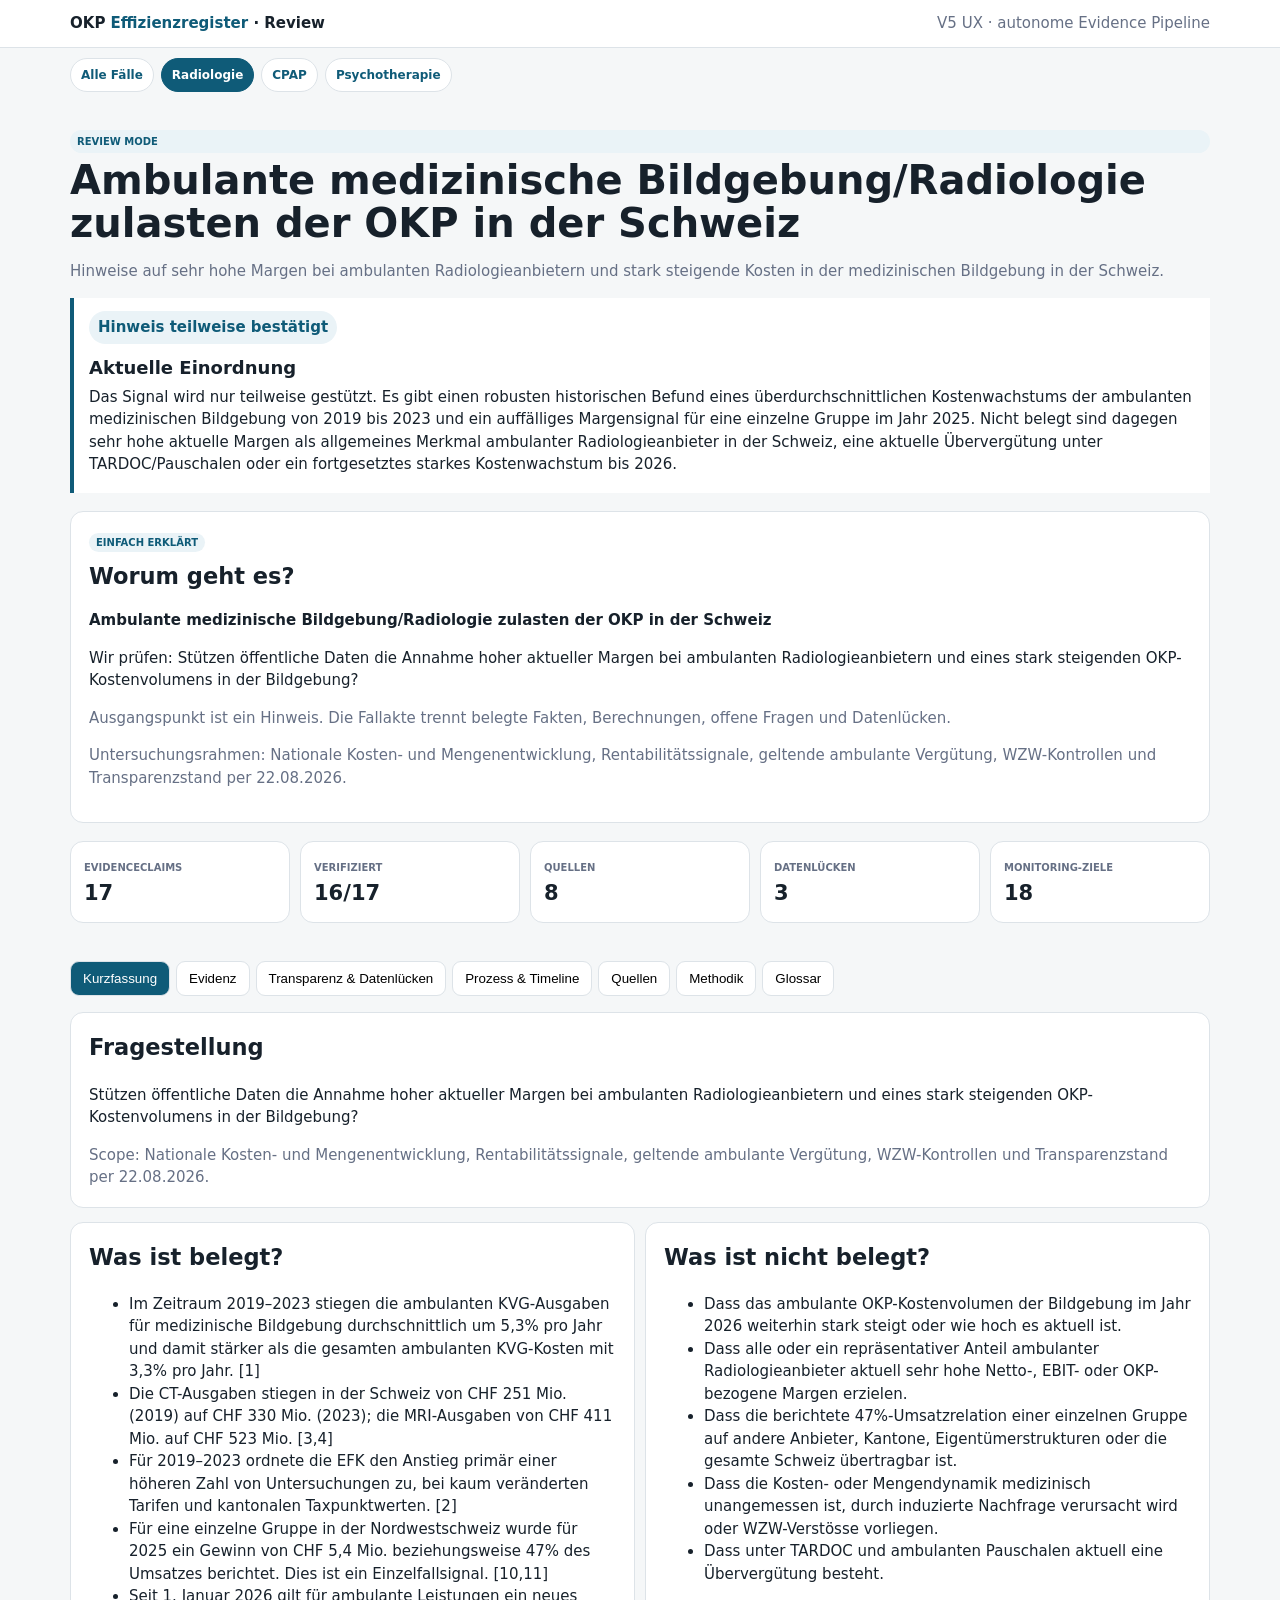
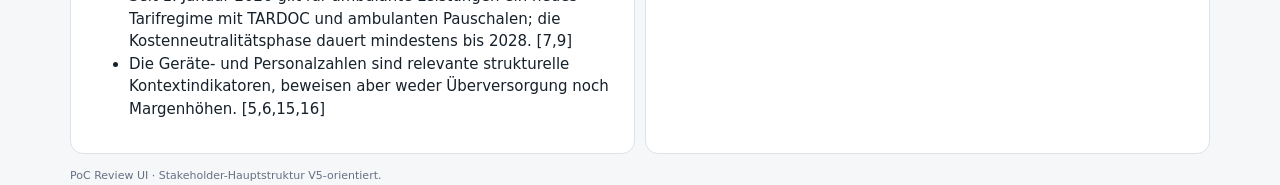
<file: debug/latest-ui.html>
<!doctype html><html lang="de"><head><meta charset="utf-8"><meta name="viewport" content="width=device-width,initial-scale=1"><title>OKP Effizienzregister · Review</title><style>
:root{--bg:#f5f7f8;--card:#fff;--text:#17212b;--muted:#667085;--line:#dde3e8;--accent:#0f5b78;--soft:#eaf3f7;--ok:#18764d;--okbg:#e8f5ee;--warn:#9a6500;--warnbg:#fff3dc}*{box-sizing:border-box}body{margin:0;background:var(--bg);color:var(--text);font:15px/1.5 system-ui,-apple-system,Segoe UI,sans-serif}a{color:var(--accent);font-weight:650}.wrap{max-width:1180px;margin:auto;padding:0 20px}header{background:#fff;border-bottom:1px solid var(--line);position:sticky;top:0;z-index:5}header .wrap{display:flex;justify-content:space-between;align-items:center;padding-top:12px;padding-bottom:12px}.brand{font-weight:850}.brand span{color:var(--accent)}.hero{padding:34px 0 20px}h1{font-size:40px;line-height:1.08;margin:6px 0}h2{margin-top:0}h3{font-size:15px;margin:9px 0}.lead,.meta{color:var(--muted)}.principle{background:#fff;border-left:4px solid var(--accent);padding:13px 15px;margin:16px 0}.kpis{display:grid;grid-template-columns:repeat(5,1fr);gap:10px;margin:18px 0}.kpi,.panel,.card{background:#fff;border:1px solid var(--line);border-radius:13px}.kpi{padding:13px}.kpi span{font-size:10px;text-transform:uppercase;color:var(--muted);font-weight:800}.kpi b{font-size:21px;display:block}nav{display:flex;gap:6px;flex-wrap:wrap;margin-bottom:16px}nav button{border:1px solid var(--line);background:#fff;padding:9px 12px;border-radius:9px;cursor:pointer}nav button.active{background:var(--accent);color:#fff}.tab{display:none}.tab.active{display:block}.panel{padding:18px;margin-bottom:14px}.grid{display:grid;grid-template-columns:1fr 1fr;gap:10px}.card{padding:16px;margin-bottom:10px}.badge,.event-kind,.business-id{font-size:10px;padding:4px 7px;border-radius:999px;background:var(--soft);color:var(--accent);font-weight:800}.badge.ok{background:var(--okbg);color:var(--ok)}.badge.warn{background:var(--warnbg);color:var(--warn)}.claim-value{font-size:29px;line-height:1.05;font-weight:900;color:var(--accent);margin-bottom:5px}.claim-value span{display:block;font-size:13px;line-height:1.3;font-weight:700;color:var(--muted);margin-top:5px}.claim-period{display:inline-flex;gap:7px;align-items:baseline;background:#f2f7f9;border-radius:9px;padding:5px 8px;margin:2px 0 10px;color:var(--accent)}.claim-period span{font-size:10px;text-transform:uppercase;letter-spacing:.04em;font-weight:800;color:var(--muted)}.claim-period b{font-size:14px}.claim h3{font-size:16px;line-height:1.4;margin:4px 0 12px}.claim-source{display:flex;gap:8px 12px;align-items:baseline;flex-wrap:wrap;color:var(--muted);font-size:12px;padding-top:10px;border-top:1px solid var(--line)}.claim-source b{color:var(--text)}.badges{display:flex;gap:5px;flex-wrap:wrap}.evidence-labels{margin-top:10px}details.review{margin-top:10px;padding-top:10px;border-top:1px dashed var(--line)}details summary{cursor:pointer;font-weight:700;color:var(--accent)}dl{display:grid;grid-template-columns:auto 1fr;gap:3px 9px;font-size:12px}dt{color:var(--muted)}dd{margin:0}blockquote{background:#f8fafb;border-left:3px solid #b7c6ce;margin:8px 0;padding:9px;font-size:12px}.timeline{position:relative;margin:22px 0 4px;padding-left:8px}.timeline:before{content:"";position:absolute;left:126px;top:8px;bottom:8px;width:2px;background:#cfdae0}.timeline-item{position:relative;display:grid;grid-template-columns:105px 28px minmax(0,1fr);gap:10px;margin:0 0 16px;align-items:start}.timeline-date{padding-top:12px;text-align:right;font:700 12px ui-monospace,SFMono-Regular,Menlo,monospace;color:var(--muted)}.timeline-marker{width:14px;height:14px;border-radius:50%;background:var(--accent);border:4px solid #ddecf2;margin:13px 0 0 7px;z-index:1}.timeline-card{background:#fff;border:1px solid var(--line);border-radius:14px;padding:14px 16px;box-shadow:0 2px 8px rgba(16,40,52,.04)}.timeline-card h3{font-size:16px;margin:8px 0 5px}.timeline-top,.actors{display:flex;gap:7px;align-items:center;flex-wrap:wrap}.business-id{background:#f1f3f5;color:#4e5968}.timeline-status{font-size:12px;color:var(--muted);margin-bottom:7px}.event-description{margin:6px 0;color:#3d4b57}.actors{margin:10px 0}.actor-chip{display:inline-flex;gap:5px;align-items:baseline;background:#f7f9fa;border:1px solid var(--line);border-radius:999px;padding:5px 8px;font-size:12px}.actor-chip small{color:var(--muted)}.timeline-source{margin-top:8px;font-size:12px}.empty{padding:20px;border:1px dashed var(--line);border-radius:10px;color:var(--muted);text-align:center}footer{padding:30px 0 50px;color:var(--muted);font-size:11px}@media(max-width:850px){.grid,.kpis{grid-template-columns:1fr}h1{font-size:32px}header .meta{display:none}.timeline{padding-left:0}.timeline:before{left:7px}.timeline-item{grid-template-columns:24px minmax(0,1fr);gap:8px}.timeline-marker{grid-column:1;grid-row:1 / span 2;margin:8px 0 0 0}.timeline-date{grid-column:2;text-align:left;padding:0;font-size:11px}.timeline-card{grid-column:2;padding:12px}.actor-chip{border-radius:10px;display:flex;flex-direction:column;gap:0;align-items:flex-start}}
</style><style>
.case-switcher{display:flex;gap:7px;align-items:center;overflow-x:auto;padding-top:10px;padding-bottom:4px;white-space:nowrap}.case-switcher a{display:inline-block;text-decoration:none;border:1px solid var(--line);background:#fff;border-radius:999px;padding:7px 10px;font-size:12px}.case-switcher a.active{background:var(--accent);color:#fff;border-color:var(--accent)}.case-home{font-weight:800}.about-panel{margin-top:18px}.about-panel h2{margin:8px 0}.status-human{display:inline-block;background:var(--soft);color:var(--accent);font-weight:850;border-radius:999px;padding:5px 9px;margin-bottom:5px}.principle h2{font-size:18px;margin:5px 0}.principle p{margin:4px 0}.run-cost-panel{margin-top:14px}.run-cost-panel .kpis{grid-template-columns:repeat(5,1fr)}.glossary-item h3{font-size:18px;color:var(--accent)}@media(max-width:850px){.case-switcher{padding-left:20px;padding-right:20px}.run-cost-panel .kpis{grid-template-columns:1fr 1fr}.hero h1{font-size:34px}}
</style></head><body><header><div class="wrap"><div class="brand">OKP <span>Effizienzregister</span> · Review</div><div class="meta">V5 UX · autonome Evidence Pipeline</div></div></header><div class="case-switcher wrap"><a class="case-home" href="../">Alle Fälle</a><a class="case-link active" href="../radiology/">Radiologie</a><a class="case-link" href="../cpap/">CPAP</a><a class="case-link" href="../psychotherapy/">Psychotherapie</a></div><main class="wrap"><section class="hero"><div class="badge">REVIEW MODE</div><h1>Ambulante medizinische Bildgebung/Radiologie zulasten der OKP in der Schweiz</h1><p class="lead">Hinweise auf sehr hohe Margen bei ambulanten Radiologieanbietern und stark steigende Kosten in der medizinischen Bildgebung in der Schweiz.</p><div class="principle"><span class="status-human">Hinweis teilweise bestätigt</span><h2>Aktuelle Einordnung</h2><p>Das Signal wird nur teilweise gestützt. Es gibt einen robusten historischen Befund eines überdurchschnittlichen Kostenwachstums der ambulanten medizinischen Bildgebung von 2019 bis 2023 und ein auffälliges Margensignal für eine einzelne Gruppe im Jahr 2025. Nicht belegt sind dagegen sehr hohe aktuelle Margen als allgemeines Merkmal ambulanter Radiologieanbieter in der Schweiz, eine aktuelle Übervergütung unter TARDOC/Pauschalen oder ein fortgesetztes starkes Kostenwachstum bis 2026.</p></div><div class="panel about-panel"><span class="badge">EINFACH ERKLÄRT</span><h2>Worum geht es?</h2><p><b>Ambulante medizinische Bildgebung/Radiologie zulasten der OKP in der Schweiz</b></p><p>Wir prüfen: Stützen öffentliche Daten die Annahme hoher aktueller Margen bei ambulanten Radiologieanbietern und eines stark steigenden OKP-Kostenvolumens in der Bildgebung?</p><p class="meta">Ausgangspunkt ist ein Hinweis. Die Fallakte trennt belegte Fakten, Berechnungen, offene Fragen und Datenlücken.</p><p class="meta">Untersuchungsrahmen: Nationale Kosten- und Mengenentwicklung, Rentabilitätssignale, geltende ambulante Vergütung, WZW-Kontrollen und Transparenzstand per 22.08.2026.</p></div><div class="kpis"><div class="kpi"><span>EvidenceClaims</span><b>17</b></div><div class="kpi"><span>Verifiziert</span><b>16/17</b></div><div class="kpi"><span>Quellen</span><b>8</b></div><div class="kpi"><span>Datenlücken</span><b>3</b></div><div class="kpi"><span>Monitoring-Ziele</span><b>18</b></div></div></section><nav><button class="active" data-tab="brief">Kurzfassung</button><button data-tab="evidence">Evidenz</button><button data-tab="gaps">Transparenz & Datenlücken</button><button data-tab="process">Prozess & Timeline</button><button data-tab="sources">Quellen</button><button data-tab="method">Methodik</button><button data-tab="glossary">Glossar</button></nav><section id="brief" class="tab active"><div class="panel"><h2>Fragestellung</h2><p>Stützen öffentliche Daten die Annahme hoher aktueller Margen bei ambulanten Radiologieanbietern und eines stark steigenden OKP-Kostenvolumens in der Bildgebung?</p><div class="meta">Scope: Nationale Kosten- und Mengenentwicklung, Rentabilitätssignale, geltende ambulante Vergütung, WZW-Kontrollen und Transparenzstand per 22.08.2026.</div></div><div class="grid"><div class="panel"><h2>Was ist belegt?</h2><ul><li>Im Zeitraum 2019–2023 stiegen die ambulanten KVG-Ausgaben für medizinische Bildgebung durchschnittlich um 5,3% pro Jahr und damit stärker als die gesamten ambulanten KVG-Kosten mit 3,3% pro Jahr. [1]</li><li>Die CT-Ausgaben stiegen in der Schweiz von CHF 251 Mio. (2019) auf CHF 330 Mio. (2023); die MRI-Ausgaben von CHF 411 Mio. auf CHF 523 Mio. [3,4]</li><li>Für 2019–2023 ordnete die EFK den Anstieg primär einer höheren Zahl von Untersuchungen zu, bei kaum veränderten Tarifen und kantonalen Taxpunktwerten. [2]</li><li>Für eine einzelne Gruppe in der Nordwestschweiz wurde für 2025 ein Gewinn von CHF 5,4 Mio. beziehungsweise 47% des Umsatzes berichtet. Dies ist ein Einzelfallsignal. [10,11]</li><li>Seit 1. Januar 2026 gilt für ambulante Leistungen ein neues Tarifregime mit TARDOC und ambulanten Pauschalen; die Kostenneutralitätsphase dauert mindestens bis 2028. [7,9]</li><li>Die Geräte- und Personalzahlen sind relevante strukturelle Kontextindikatoren, beweisen aber weder Überversorgung noch Margenhöhen. [5,6,15,16]</li></ul></div><div class="panel"><h2>Was ist nicht belegt?</h2><ul><li>Dass das ambulante OKP-Kostenvolumen der Bildgebung im Jahr 2026 weiterhin stark steigt oder wie hoch es aktuell ist.</li><li>Dass alle oder ein repräsentativer Anteil ambulanter Radiologieanbieter aktuell sehr hohe Netto-, EBIT- oder OKP-bezogene Margen erzielen.</li><li>Dass die berichtete 47%-Umsatzrelation einer einzelnen Gruppe auf andere Anbieter, Kantone, Eigentümerstrukturen oder die gesamte Schweiz übertragbar ist.</li><li>Dass die Kosten- oder Mengendynamik medizinisch unangemessen ist, durch induzierte Nachfrage verursacht wird oder WZW-Verstösse vorliegen.</li><li>Dass unter TARDOC und ambulanten Pauschalen aktuell eine Übervergütung besteht.</li></ul></div></div></section><section id="evidence" class="tab"><div class="grid"><article class="card claim"><div class="claim-value">2.1<span>Milliarden Franken</span></div><div class="claim-period"><span>Periode</span><b>2023</b></div><h3>Die EFK schätzte die KVG-Ausgaben für medizinische Bildgebung im ambulanten Bereich 2023 auf rund 2,1 Milliarden Franken.</h3><div class="claim-source"><span>Quelle: <b>Eidgenössische Finanzkontrolle</b></span><a href="https://www.efk.admin.ch/wp-content/uploads/publikationen/berichte/bildung_und_soziales/gesundheit/22613/22613_endgueltige_fassung_v04.pdf" target="_blank" rel="noopener noreferrer">Quelle öffnen ↗</a></div><div class="badges evidence-labels"><span class="badge warn">PROVENANCE_UNRESOLVED</span><span class="badge">HISTORICAL_OBSERVATION</span><span class="badge">official_statistics</span></div><details class="review"><summary>Prüfdetails</summary><dl><dt>Evidence</dt><dd>PROVENANCE_UNRESOLVED</dd><dt>Source Authority</dt><dd>OFFICIAL_AUDIT_BODY</dd><dt>Claim Authority</dt><dd>UNKNOWN</dd><dt>Capability</dt><dd>LIVE_PDF_TEXT</dd><dt>Adapter</dt><dd>—</dd><dt>Periode</dt><dd>2023</dd><dt>Population</dt><dd>ambulante medizinische Bildgebung</dd><dt>Geografie</dt><dd>Schweiz</dd><dt>Provenance</dt><dd>NONE</dd></dl><blockquote>Gemäss dieser vorsichtigen Schätzung8 beliefen sich die KVG-Ausgaben für die medizinische Bildgebung im Jahr 2023 auf rund 2,1 Milliarden Franken.</blockquote></details></article><article class="card claim"><div class="claim-value">5,3 % gegenüber 3,3 %<span>pro Jahr</span></div><div class="claim-period"><span>Periode</span><b>2019–2023</b></div><h3>Die ambulanten KVG-Ausgaben für medizinische Bildgebung stiegen von 2019 bis 2023 durchschnittlich um 5,3 % pro Jahr; die gesamten ambulanten KVG-Kosten stiegen um 3,3 % pro Jahr.</h3><div class="claim-source"><span>Quelle: <b>Eidgenössische Finanzkontrolle</b></span><a href="https://www.efk.admin.ch/wp-content/uploads/publikationen/berichte/bildung_und_soziales/gesundheit/22613/22613_endgueltige_fassung_v04.pdf" target="_blank" rel="noopener noreferrer">Quelle öffnen ↗</a></div><div class="badges evidence-labels"><span class="badge ok">VERIFIED_NORMALIZED</span><span class="badge">PERIOD</span><span class="badge">official_statistics</span></div><details class="review"><summary>Prüfdetails</summary><dl><dt>Evidence</dt><dd>VERIFIED_NORMALIZED</dd><dt>Source Authority</dt><dd>OFFICIAL_AUDIT_BODY</dd><dt>Claim Authority</dt><dd>UNKNOWN</dd><dt>Capability</dt><dd>LIVE_PDF_TEXT</dd><dt>Adapter</dt><dd>—</dd><dt>Periode</dt><dd>2019–2023</dd><dt>Population</dt><dd>KVG-Ausgaben für ambulante medizinische Bildgebung gegenüber gesamten ambulanten KVG-Kosten</dd><dt>Geografie</dt><dd>Schweiz</dd><dt>Provenance</dt><dd>NORMALIZED</dd></dl><blockquote>Diese Ausgaben stiegen zwischen 2019 und 2023 um durchschnittlich 5,3 % pro Jahr und damit weitaus stärker als die gesamten KVG -Kosten im ambulanten Bereich (3,3 %).</blockquote></details></article><article class="card claim"><div class="claim-period"><span>Periode</span><b>2019–2023</b></div><h3>Der starke Kostenanstieg der ambulanten medizinischen Bildgebung zwischen 2019 und 2023 war laut EFK in erster Linie auf eine höhere Zahl von Untersuchungen zurückzuführen.</h3><div class="claim-source"><span>Quelle: <b>Eidgenössische Finanzkontrolle</b></span><a href="https://www.efk.admin.ch/wp-content/uploads/publikationen/berichte/bildung_und_soziales/gesundheit/22613/22613_endgueltige_fassung_v04.pdf" target="_blank" rel="noopener noreferrer">Quelle öffnen ↗</a></div><div class="badges evidence-labels"><span class="badge ok">VERIFIED_NORMALIZED</span><span class="badge">PERIOD</span><span class="badge">audit_findings</span></div><details class="review"><summary>Prüfdetails</summary><dl><dt>Evidence</dt><dd>VERIFIED_NORMALIZED</dd><dt>Source Authority</dt><dd>OFFICIAL_AUDIT_BODY</dd><dt>Claim Authority</dt><dd>True</dd><dt>Capability</dt><dd>LIVE_PDF_TEXT</dd><dt>Adapter</dt><dd>—</dd><dt>Periode</dt><dd>2019–2023</dd><dt>Population</dt><dd>ambulante medizinische Bildgebung</dd><dt>Geografie</dt><dd>Schweiz</dd><dt>Provenance</dt><dd>NORMALIZED</dd></dl><blockquote>Da sich die Tarife und der von jedem Kanton festgelegte Punktwert in diesem Zeitraum kaum verändert haben, ist der starke Kostenanstieg in erster Linie auf e ine höhere Anzahl von Untersuchungen zurückzuführen.</blockquote></details></article><article class="card claim"><div class="claim-value">251 → 330<span>Millionen Franken</span></div><div class="claim-period"><span>Periode</span><b>2019–2023</b></div><h3>Die Kosten für CT-Untersuchungen betrugen 2019 251 Millionen Franken und 2023 330 Millionen Franken.</h3><div class="claim-source"><span>Quelle: <b>Eidgenössische Finanzkontrolle</b></span><a href="https://www.efk.admin.ch/wp-content/uploads/publikationen/berichte/bildung_und_soziales/gesundheit/22613/22613_endgueltige_fassung_v04.pdf" target="_blank" rel="noopener noreferrer">Quelle öffnen ↗</a></div><div class="badges evidence-labels"><span class="badge ok">VERIFIED</span><span class="badge">PERIOD</span><span class="badge">official_statistics</span></div><details class="review"><summary>Prüfdetails</summary><dl><dt>Evidence</dt><dd>VERIFIED</dd><dt>Source Authority</dt><dd>OFFICIAL_AUDIT_BODY</dd><dt>Claim Authority</dt><dd>UNKNOWN</dd><dt>Capability</dt><dd>LIVE_PDF_TEXT</dd><dt>Adapter</dt><dd>—</dd><dt>Periode</dt><dd>2019–2023</dd><dt>Population</dt><dd>CT-Untersuchungen</dd><dt>Geografie</dt><dd>Schweiz</dd><dt>Provenance</dt><dd>EXACT</dd></dl><blockquote>CT-Untersuchungen 251 330 7,1 %</blockquote></details></article><article class="card claim"><div class="claim-value">411 → 523<span>Millionen Franken</span></div><div class="claim-period"><span>Periode</span><b>2019–2023</b></div><h3>Die Kosten für MRT-Untersuchungen betrugen 2019 411 Millionen Franken und 2023 523 Millionen Franken.</h3><div class="claim-source"><span>Quelle: <b>Eidgenössische Finanzkontrolle</b></span><a href="https://www.efk.admin.ch/wp-content/uploads/publikationen/berichte/bildung_und_soziales/gesundheit/22613/22613_endgueltige_fassung_v04.pdf" target="_blank" rel="noopener noreferrer">Quelle öffnen ↗</a></div><div class="badges evidence-labels"><span class="badge ok">VERIFIED</span><span class="badge">PERIOD</span><span class="badge">official_statistics</span></div><details class="review"><summary>Prüfdetails</summary><dl><dt>Evidence</dt><dd>VERIFIED</dd><dt>Source Authority</dt><dd>OFFICIAL_AUDIT_BODY</dd><dt>Claim Authority</dt><dd>UNKNOWN</dd><dt>Capability</dt><dd>LIVE_PDF_TEXT</dd><dt>Adapter</dt><dd>—</dd><dt>Periode</dt><dd>2019–2023</dd><dt>Population</dt><dd>MRT-Untersuchungen</dd><dt>Geografie</dt><dd>Schweiz</dd><dt>Provenance</dt><dd>EXACT</dd></dl><blockquote>MRT-Untersuchungen 411 523 6,2 %</blockquote></details></article><article class="card claim"><div class="claim-value">700<span>Geräte</span></div><div class="claim-period"><span>Periode</span><b>2021</b></div><h3>2021 waren in der Schweiz rund 700 CT- und MRT-Geräte in Betrieb.</h3><div class="claim-source"><span>Quelle: <b>Eidgenössische Finanzkontrolle</b></span><a href="https://www.efk.admin.ch/wp-content/uploads/publikationen/berichte/bildung_und_soziales/gesundheit/22613/22613_endgueltige_fassung_v04.pdf" target="_blank" rel="noopener noreferrer">Quelle öffnen ↗</a></div><div class="badges evidence-labels"><span class="badge ok">VERIFIED_NORMALIZED</span><span class="badge">HISTORICAL_OBSERVATION</span><span class="badge">official_statistics</span></div><details class="review"><summary>Prüfdetails</summary><dl><dt>Evidence</dt><dd>VERIFIED_NORMALIZED</dd><dt>Source Authority</dt><dd>OFFICIAL_AUDIT_BODY</dd><dt>Claim Authority</dt><dd>UNKNOWN</dd><dt>Capability</dt><dd>LIVE_PDF_TEXT</dd><dt>Adapter</dt><dd>—</dd><dt>Periode</dt><dd>2021</dd><dt>Population</dt><dd>CT- und MRT-Geräte</dd><dt>Geografie</dt><dd>Schweiz</dd><dt>Provenance</dt><dd>NORMALIZED</dd></dl><blockquote>Insgesamt waren 2021 in der Schweiz rund 700 Geräte in Betrieb.</blockquote></details></article><article class="card claim"><div class="claim-value">knapp 80<span>Geräte pro Million Einwohnende</span></div><div class="claim-period"><span>Periode</span><b>2021</b></div><h3>2021 lag die Quote der betriebenen CT- und MRT-Geräte in der Schweiz bei knapp 80 Geräten pro Million Einwohnende.</h3><div class="claim-source"><span>Quelle: <b>Eidgenössische Finanzkontrolle</b></span><a href="https://www.efk.admin.ch/wp-content/uploads/publikationen/berichte/bildung_und_soziales/gesundheit/22613/22613_endgueltige_fassung_v04.pdf" target="_blank" rel="noopener noreferrer">Quelle öffnen ↗</a></div><div class="badges evidence-labels"><span class="badge ok">VERIFIED_NORMALIZED</span><span class="badge">HISTORICAL_OBSERVATION</span><span class="badge">official_statistics</span></div><details class="review"><summary>Prüfdetails</summary><dl><dt>Evidence</dt><dd>VERIFIED_NORMALIZED</dd><dt>Source Authority</dt><dd>OFFICIAL_AUDIT_BODY</dd><dt>Claim Authority</dt><dd>UNKNOWN</dd><dt>Capability</dt><dd>LIVE_PDF_TEXT</dd><dt>Adapter</dt><dd>—</dd><dt>Periode</dt><dd>2021</dd><dt>Population</dt><dd>betriebene CT- und MRT-Geräte</dd><dt>Geografie</dt><dd>Schweiz</dd><dt>Provenance</dt><dd>NORMALIZED</dd></dl><blockquote>Mit knapp 80 betriebenen Geräten pro Million Einwohnende im Jahr 2021 ist die Quote in der Schwei z fast doppelt so hoch wie in den Niederlanden oder in Belgien.</blockquote></details></article><article class="card claim"><div class="claim-value">2026-01-01<span>Datum</span></div><div class="claim-period"><span>Periode</span><b>seit 1. Januar 2026</b></div><h3>Seit dem 1. Januar 2026 werden ambulante Leistungen über die Tarifstrukturen TARDOC und Ambulante Pauschalen abgerechnet.</h3><div class="claim-source"><span>Quelle: <b>Offizielle Bundesquelle</b></span><a href="https://www.bag.admin.ch/de/ambulanter-arzttarif" target="_blank" rel="noopener noreferrer">Quelle öffnen ↗</a></div><div class="badges evidence-labels"><span class="badge ok">VERIFIED</span><span class="badge">CURRENT</span><span class="badge">tariff_process</span></div><details class="review"><summary>Prüfdetails</summary><dl><dt>Evidence</dt><dd>VERIFIED</dd><dt>Source Authority</dt><dd>OFFICIAL_GOVERNMENT</dd><dt>Claim Authority</dt><dd>UNKNOWN</dd><dt>Capability</dt><dd>LIVE_HTML</dd><dt>Adapter</dt><dd>—</dd><dt>Periode</dt><dd>seit 1. Januar 2026</dd><dt>Population</dt><dd>ambulante Leistungen</dd><dt>Geografie</dt><dd>Schweiz</dd><dt>Provenance</dt><dd>EXACT</dd></dl><blockquote>Seit 1. Januar 2026 werden ambulante Leistungen über die beiden Tarifstrukturen TARDOC und Ambulante Pauschalen abgerechnet.</blockquote></details></article><article class="card claim"><div class="claim-value">2025-12-31<span>Datum</span></div><div class="claim-period"><span>Periode</span><b>bis 31. Dezember 2025</b></div><h3>TARMED war bis zum 31. Dezember 2025 Grundlage für die Abrechnung ambulanter ärztlicher Leistungen in Arztpraxen und Spitälern.</h3><div class="claim-source"><span>Quelle: <b>Offizielle Bundesquelle</b></span><a href="https://www.bag.admin.ch/de/ambulanter-arzttarif" target="_blank" rel="noopener noreferrer">Quelle öffnen ↗</a></div><div class="badges evidence-labels"><span class="badge ok">VERIFIED</span><span class="badge">HISTORICAL_OBSERVATION</span><span class="badge">tariff_process</span></div><details class="review"><summary>Prüfdetails</summary><dl><dt>Evidence</dt><dd>VERIFIED</dd><dt>Source Authority</dt><dd>OFFICIAL_GOVERNMENT</dd><dt>Claim Authority</dt><dd>UNKNOWN</dd><dt>Capability</dt><dd>LIVE_HTML</dd><dt>Adapter</dt><dd>—</dd><dt>Periode</dt><dd>bis 31. Dezember 2025</dd><dt>Population</dt><dd>ambulante ärztliche Leistungen in Arztpraxen und Spitälern</dd><dt>Geografie</dt><dd>Schweiz</dd><dt>Provenance</dt><dd>EXACT</dd></dl><blockquote>Bis 31. Dezember 2025 war der Einzelleistungstarif TARMED die Grundlage für die Abrechnung von ambulanten ärztlichen Leistungen in Arztpraxen und Spitälern.</blockquote></details></article><article class="card claim"><div class="claim-value">mindestens 2028<span>Jahr</span></div><div class="claim-period"><span>Periode</span><b>bis mindestens 2028 sowie bis zur Erfüllung der Auflagen des Bundesrates</b></div><h3>Die Kostenneutralitätsphase für das neue Gesamt-Tarifsystem dauert mindestens bis 2028 und bis die Auflagen des Bundesrates erfüllt sind.</h3><div class="claim-source"><span>Quelle: <b>Offizielle Bundesquelle</b></span><a href="https://www.bag.admin.ch/de/ambulanter-arzttarif" target="_blank" rel="noopener noreferrer">Quelle öffnen ↗</a></div><div class="badges evidence-labels"><span class="badge ok">VERIFIED</span><span class="badge">CURRENT</span><span class="badge">tariff_process</span></div><details class="review"><summary>Prüfdetails</summary><dl><dt>Evidence</dt><dd>VERIFIED</dd><dt>Source Authority</dt><dd>OFFICIAL_GOVERNMENT</dd><dt>Claim Authority</dt><dd>UNKNOWN</dd><dt>Capability</dt><dd>LIVE_HTML</dd><dt>Adapter</dt><dd>—</dd><dt>Periode</dt><dd>bis mindestens 2028 sowie bis zur Erfüllung der Auflagen des Bundesrates</dd><dt>Population</dt><dd>neues Gesamt-Tarifsystem für ambulante ärztliche Leistungen</dd><dt>Geografie</dt><dd>Schweiz</dd><dt>Provenance</dt><dd>EXACT</dd></dl><blockquote>Die Phase der Kostenneutralität für das neue Gesamt-Tarifsystem dauert bis mindestens 2028 und bis die Auflagen des Bundesrates erfüllt sind</blockquote></details></article><article class="card claim"><div class="claim-value">5.4<span>Millionen Franken</span></div><div class="claim-period"><span>Periode</span><b>2025</b></div><h3>Eine Gruppe in der Nordwestschweiz erzielte 2025 einen Gewinn von 5,4 Millionen Franken.</h3><div class="claim-source"><span>Quelle: <b>Medienquelle</b></span><a href="https://www.srf.ch/news/dialog/datenleck-gibt-einblick-die-radiologie-lastet-immer-schwerer-auf-dem-gesundheitswesen" target="_blank" rel="noopener noreferrer">Quelle öffnen ↗</a></div><div class="badges evidence-labels"><span class="badge ok">VERIFIED</span><span class="badge">HISTORICAL_SIGNAL</span><span class="badge">media_reporting</span></div><details class="review"><summary>Prüfdetails</summary><dl><dt>Evidence</dt><dd>VERIFIED</dd><dt>Source Authority</dt><dd>SECONDARY_MEDIA</dd><dt>Claim Authority</dt><dd>True</dd><dt>Capability</dt><dd>LIVE_HTML</dd><dt>Adapter</dt><dd>—</dd><dt>Periode</dt><dd>2025</dd><dt>Population</dt><dd>eine Gruppe</dd><dt>Geografie</dt><dd>Nordwesten der Schweiz</dd><dt>Provenance</dt><dd>EXACT</dd></dl><blockquote>2025 erzielte eine Gruppe im Nordwesten der Schweiz 5,4 Millionen Gewinn, was 47 Prozent ihres Umsatzes entsprach.</blockquote></details></article><article class="card claim"><div class="claim-value">47<span>Prozent</span></div><div class="claim-period"><span>Periode</span><b>2025</b></div><h3>Der Gewinn einer Gruppe in der Nordwestschweiz entsprach 2025 47 Prozent ihres Umsatzes.</h3><div class="claim-source"><span>Quelle: <b>Medienquelle</b></span><a href="https://www.srf.ch/news/dialog/datenleck-gibt-einblick-die-radiologie-lastet-immer-schwerer-auf-dem-gesundheitswesen" target="_blank" rel="noopener noreferrer">Quelle öffnen ↗</a></div><div class="badges evidence-labels"><span class="badge ok">VERIFIED</span><span class="badge">HISTORICAL_SIGNAL</span><span class="badge">media_reporting</span></div><details class="review"><summary>Prüfdetails</summary><dl><dt>Evidence</dt><dd>VERIFIED</dd><dt>Source Authority</dt><dd>SECONDARY_MEDIA</dd><dt>Claim Authority</dt><dd>True</dd><dt>Capability</dt><dd>LIVE_HTML</dd><dt>Adapter</dt><dd>—</dd><dt>Periode</dt><dd>2025</dd><dt>Population</dt><dd>eine Gruppe</dd><dt>Geografie</dt><dd>Nordwesten der Schweiz</dd><dt>Provenance</dt><dd>EXACT</dd></dl><blockquote>2025 erzielte eine Gruppe im Nordwesten der Schweiz 5,4 Millionen Gewinn, was 47 Prozent ihres Umsatzes entsprach.</blockquote></details></article><article class="card claim"><div class="claim-value">205<span>CHF pro Untersuchung</span></div><div class="claim-period"><span>Periode</span><b>2011</b></div><h3>Das Spital Triemli veranschlagte 2011 für eine MRI-Untersuchung einen Gewinn von 205 CHF pro Untersuchung.</h3><div class="claim-source"><span>Quelle: <b>Offizielle Bundesquelle</b></span><a href="https://www.bag.admin.ch/dam/fr/sd-web/cmagTKtVvfKd/kosten-und-rentabilitaeten-von-kostenintensiven-infrastrukturen-geraeten-und-einrichtungen-sowie-damit-verbundenen-leistungen-in-der-ambulanten-medizin.pdf" target="_blank" rel="noopener noreferrer">Quelle öffnen ↗</a></div><div class="badges evidence-labels"><span class="badge ok">VERIFIED_NORMALIZED</span><span class="badge">HISTORICAL_OBSERVATION</span><span class="badge">audit_findings</span></div><details class="review"><summary>Prüfdetails</summary><dl><dt>Evidence</dt><dd>VERIFIED_NORMALIZED</dd><dt>Source Authority</dt><dd>OFFICIAL_GOVERNMENT</dd><dt>Claim Authority</dt><dd>UNKNOWN</dd><dt>Capability</dt><dd>LIVE_PDF_TEXT</dd><dt>Adapter</dt><dd>—</dd><dt>Periode</dt><dd>2011</dd><dt>Population</dt><dd>MRI-Untersuchungen am Spital Triemli</dd><dt>Geografie</dt><dd>Schweiz</dd><dt>Provenance</dt><dd>NORMALIZED</dd></dl><blockquote>Für eine MRI -Untersuchung hatte das Spital Triemli im Jahr 2011 einen Gewinn von 205 CHF pro Untersuchung veranschlagt.</blockquote></details></article><article class="card claim"><div class="claim-period"><span>Periode</span><b>Bericht vom 18. Oktober 2016</b></div><h3>Die Datenbasis zu Betriebskosten, Vollkosten, Wirtschaftlichkeit und Auslastung war dünn.</h3><div class="claim-source"><span>Quelle: <b>Offizielle Bundesquelle</b></span><a href="https://www.bag.admin.ch/dam/fr/sd-web/cmagTKtVvfKd/kosten-und-rentabilitaeten-von-kostenintensiven-infrastrukturen-geraeten-und-einrichtungen-sowie-damit-verbundenen-leistungen-in-der-ambulanten-medizin.pdf" target="_blank" rel="noopener noreferrer">Quelle öffnen ↗</a></div><div class="badges evidence-labels"><span class="badge ok">VERIFIED_NORMALIZED</span><span class="badge">HISTORICAL_OBSERVATION</span><span class="badge">data_quality_assessment</span></div><details class="review"><summary>Prüfdetails</summary><dl><dt>Evidence</dt><dd>VERIFIED_NORMALIZED</dd><dt>Source Authority</dt><dd>OFFICIAL_GOVERNMENT</dd><dt>Claim Authority</dt><dd>UNKNOWN</dd><dt>Capability</dt><dd>LIVE_PDF_TEXT</dd><dt>Adapter</dt><dd>—</dd><dt>Periode</dt><dd>Bericht vom 18. Oktober 2016</dd><dt>Population</dt><dd>kostenintensive Geräte in der ambulanten Medizin</dd><dt>Geografie</dt><dd>Schweiz</dd><dt>Provenance</dt><dd>NORMALIZED</dd></dl><blockquote>Gute Datenlage bei Investitionskosten, dünne Datenbasis zu Betriebskosten, Vollkosten, Wirtschaftlichkeit und Auslastung</blockquote></details></article><article class="card claim"><div class="claim-period"><span>Periode</span><b>Bericht vom 18. Oktober 2016</b></div><h3>Der im Bericht verwendete Gewinn bezeichnet das Ergebnis aus Ertrag abzüglich Betriebskosten ohne Overhead.</h3><div class="claim-source"><span>Quelle: <b>Offizielle Bundesquelle</b></span><a href="https://www.bag.admin.ch/dam/fr/sd-web/cmagTKtVvfKd/kosten-und-rentabilitaeten-von-kostenintensiven-infrastrukturen-geraeten-und-einrichtungen-sowie-damit-verbundenen-leistungen-in-der-ambulanten-medizin.pdf" target="_blank" rel="noopener noreferrer">Quelle öffnen ↗</a></div><div class="badges evidence-labels"><span class="badge ok">VERIFIED</span><span class="badge">HISTORICAL_OBSERVATION</span><span class="badge">methodological_definition</span></div><details class="review"><summary>Prüfdetails</summary><dl><dt>Evidence</dt><dd>VERIFIED</dd><dt>Source Authority</dt><dd>OFFICIAL_GOVERNMENT</dd><dt>Claim Authority</dt><dd>UNKNOWN</dd><dt>Capability</dt><dd>LIVE_PDF_TEXT</dd><dt>Adapter</dt><dd>—</dd><dt>Periode</dt><dd>Bericht vom 18. Oktober 2016</dd><dt>Population</dt><dd>ausgewiesene Gewinne der Gerätefallbeispiele</dd><dt>Geografie</dt><dd>Schweiz</dd><dt>Provenance</dt><dd>EXACT</dd></dl><blockquote>Gewinn bezeichnet hier das Ergebnis aus Ertrag abzüglich Betriebskosten (ohne Overhead).</blockquote></details></article><article class="card claim"><div class="claim-value">410 → 538<span>Anzahl Ärzte am 31.12</span></div><div class="claim-period"><span>Periode</span><b>2018–2024</b></div><h3>Radiologie in Arztpraxen und ambulante Zentren</h3><div class="claim-source"><span>Quelle: <b>Bundesamt für Statistik (BFS)</b></span><a href="https://opendata.swiss/de/dataset/arztpraxen-und-ambulante-zentren-unternehmen-standorte-und-arzte" target="_blank" rel="noopener noreferrer">Quelle öffnen ↗</a></div><div class="badges evidence-labels"><span class="badge ok">VERIFIED</span><span class="badge">PERIOD</span><span class="badge">official_statistics</span></div><details class="review"><summary>Prüfdetails</summary><dl><dt>Evidence</dt><dd>VERIFIED</dd><dt>Source Authority</dt><dd>OFFICIAL_GOVERNMENT</dd><dt>Claim Authority</dt><dd>official_statistics</dd><dt>Capability</dt><dd>official_statistics_query</dd><dt>Adapter</dt><dd>bfs_sdmx</dd><dt>Periode</dt><dd>2018–2024</dd><dt>Population</dt><dd>Arztpraxen und ambulante Zentren</dd><dt>Geografie</dt><dd>Schweiz</dd><dt>Provenance</dt><dd>STRUCTURED_QUERY</dd></dl><blockquote>Für die Haupttätigkeit Radiologie weist das BFS in Arztpraxen und ambulante Zentren für Anzahl Ärzte am 31.12 410 im Jahr 2018 und 538 im Jahr 2024 aus.</blockquote></details></article><article class="card claim"><div class="claim-value">303,6 → 411,0<span>Vollzeitäquivalente (FTE) am 31.12.</span></div><div class="claim-period"><span>Periode</span><b>2018–2024</b></div><h3>Radiologie in Arztpraxen und ambulante Zentren</h3><div class="claim-source"><span>Quelle: <b>Bundesamt für Statistik (BFS)</b></span><a href="https://opendata.swiss/de/dataset/arztpraxen-und-ambulante-zentren-unternehmen-standorte-und-arzte" target="_blank" rel="noopener noreferrer">Quelle öffnen ↗</a></div><div class="badges evidence-labels"><span class="badge ok">VERIFIED</span><span class="badge">PERIOD</span><span class="badge">official_statistics</span></div><details class="review"><summary>Prüfdetails</summary><dl><dt>Evidence</dt><dd>VERIFIED</dd><dt>Source Authority</dt><dd>OFFICIAL_GOVERNMENT</dd><dt>Claim Authority</dt><dd>official_statistics</dd><dt>Capability</dt><dd>official_statistics_query</dd><dt>Adapter</dt><dd>bfs_sdmx</dd><dt>Periode</dt><dd>2018–2024</dd><dt>Population</dt><dd>Arztpraxen und ambulante Zentren</dd><dt>Geografie</dt><dd>Schweiz</dd><dt>Provenance</dt><dd>STRUCTURED_QUERY</dd></dl><blockquote>Für die Haupttätigkeit Radiologie weist das BFS in Arztpraxen und ambulante Zentren für Anzahl Ärzte (Vollzeitäquivalente) am 31.12 303.62122 im Jahr 2018 und 411.0161 im Jahr 2024 aus.</blockquote></details></article></div><div class="panel density-panel"><div class="regional-head"><div><span class="badge">BFS · BEVÖLKERUNGSNORMALISIERT</span><h2>Radiologie-Dichte pro 100’000 Einwohner</h2><p class="meta">Ständige Wohnbevölkerung · 2018–2024</p></div><a href="https://www.pxweb.bfs.admin.ch/pxweb/de/px-x-0102020000_104/-/px-x-0102020000_104.px/" target="_blank" rel="noopener noreferrer">BFS-Bevölkerungsquelle öffnen ↗</a></div><p>Bei <b>19 Kantonen</b> sind beide Randjahre für die Dichteberechnung vollständig. Der Nenner ist die ständige Wohnbevölkerung per 31. Dezember.</p><div class="regional-note">Damit wird der Einfluss unterschiedlicher Kantonsgrössen entfernt. Die Kennzahl bleibt ein Angebots-/Personalindikator: sie misst weder Untersuchungsraten noch Geräte, Auslastung, Margen oder WZW.</div><div class="table-scroll"><table class="regional-table density-table"><thead><tr><th rowspan="2">Kanton</th><th colspan="2">Bevölkerung</th><th colspan="3">Ärzte / 100’000</th><th colspan="3">FTE / 100’000</th></tr><tr><th>2018</th><th>2024</th><th>2018</th><th>2024</th><th>Δ %</th><th>2018</th><th>2024</th><th>Δ %</th></tr></thead><tbody><tr><th>Aargau</th><td>678’207</td><td>735’808</td><td>3,7</td><td>3,8</td><td>3,2</td><td>2,6</td><td>2,8</td><td>5,9</td></tr><tr><th>Appenzell Ausserrhoden</th><td>55’234</td><td>56’705</td><td>14,5</td><td>—</td><td>—</td><td>5,8</td><td>—</td><td>—</td></tr><tr><th>Basel-Landschaft</th><td>288’132</td><td>301’323</td><td>0,7</td><td>1,3</td><td>91,2</td><td>0,4</td><td>1,2</td><td>186,9</td></tr><tr><th>Basel-Stadt</th><td>194’766</td><td>201’384</td><td>1,5</td><td>17,4</td><td>1’028,3</td><td>1,3</td><td>12,8</td><td>879,1</td></tr><tr><th>Bern</th><td>1’034’931</td><td>1’071’216</td><td>4,3</td><td>5,5</td><td>29,5</td><td>2,5</td><td>4,1</td><td>65,5</td></tr><tr><th>Freiburg</th><td>318’760</td><td>346’674</td><td>13,5</td><td>15,9</td><td>17,6</td><td>9,4</td><td>11,3</td><td>19,2</td></tr><tr><th>Genf</th><td>499’480</td><td>531’102</td><td>11,8</td><td>12,4</td><td>5,2</td><td>8,4</td><td>9,1</td><td>8,4</td></tr><tr><th>Graubünden</th><td>198’379</td><td>206’138</td><td>3,0</td><td>1,9</td><td>-35,8</td><td>1,3</td><td>1,0</td><td>-21,5</td></tr><tr><th>Jura</th><td>73’419</td><td>74’840</td><td>1,4</td><td>2,7</td><td>96,2</td><td>0,1</td><td>1,5</td><td>979,1</td></tr><tr><th>Luzern</th><td>409’557</td><td>437’944</td><td>1,2</td><td>2,7</td><td>124,4</td><td>0,9</td><td>2,0</td><td>121,2</td></tr><tr><th>Neuenburg</th><td>176’850</td><td>179’518</td><td>9,0</td><td>6,1</td><td>-32,3</td><td>5,4</td><td>2,2</td><td>-58,2</td></tr><tr><th>Schwyz</th><td>159’165</td><td>168’931</td><td>6,9</td><td>4,1</td><td>-40,0</td><td>4,6</td><td>2,9</td><td>-36,5</td></tr><tr><th>Solothurn</th><td>273’194</td><td>289’792</td><td>1,1</td><td>1,4</td><td>25,7</td><td>0,5</td><td>0,8</td><td>49,1</td></tr><tr><th>St. Gallen</th><td>507’697</td><td>540’036</td><td>4,3</td><td>3,9</td><td>-10,3</td><td>2,6</td><td>2,4</td><td>-6,5</td></tr><tr><th>Tessin</th><td>353’343</td><td>358’903</td><td>4,2</td><td>6,4</td><td>51,0</td><td>2,9</td><td>5,3</td><td>82,2</td></tr><tr><th>Thurgau</th><td>276’472</td><td>299’509</td><td>2,9</td><td>4,7</td><td>61,5</td><td>2,2</td><td>3,7</td><td>70,2</td></tr><tr><th>Waadt</th><td>799’145</td><td>855’106</td><td>9,0</td><td>11,1</td><td>23,3</td><td>6,1</td><td>8,9</td><td>46,0</td></tr><tr><th>Wallis</th><td>343’955</td><td>371’288</td><td>3,5</td><td>1,9</td><td>-46,0</td><td>2,7</td><td>1,0</td><td>-61,9</td></tr><tr><th>Zug</th><td>126’837</td><td>133’739</td><td>9,5</td><td>7,5</td><td>-21,0</td><td>6,0</td><td>3,6</td><td>-39,7</td></tr><tr><th>Zürich</th><td>1’520’968</td><td>1’620’020</td><td>5,3</td><td>6,7</td><td>27,9</td><td>4,1</td><td>4,9</td><td>20,1</td></tr></tbody></table></div><details class="review"><summary>Methodik</summary><p>Zähler: BFS Arztpraxen und ambulante Zentren, Haupttätigkeit Radiologie. Nenner: BFS demografische Bilanz, ständige Wohnbevölkerung per 31.12. Dichte = Zähler / Bevölkerung × 100’000. Es werden nur Werte berechnet, wenn Zähler und Nenner für dasselbe Randjahr vorhanden sind.</p></details></div></section><section id="gaps" class="tab"><div class="grid"><article class="card"><span class="badge warn">DATENLÜCKE</span><h3>Aktuelle, nationale und repräsentative Netto-/EBIT-Margen sowie Vollkosten nach ambulantem Radiologieanbieter, Gerät, Kanton und Eigentümerstruktur für 2026.</h3><p>Ohne diese Daten kann weder die 47%-Einzelfallmarge verallgemeinert noch eine heutige Übervergütung quantifiziert werden.</p><div class="meta">Search coverage: Zweite Suche über EFK-Evaluation, BAG-Auftragsstudie, BFS/Open-Data und Versicherer-/SASIS-Datenhalter. Gefunden wurden historische Fallstudien, Kostenpool-Auswertungen und ein Medien-Einzelfall, aber keine öffentliche nationale Margenstatistik.</div></article><article class="card"><span class="badge warn">DATENLÜCKE</span><h3>Fallmixbereinigte radiologiespezifische OKP-Kosten-, Mengen- und Tarifdaten nach dem Systemwechsel vom 1. Januar 2026.</h3><p>Erst damit lässt sich testen, ob TARDOC/Pauschalen Infrastrukturvergütung, Anbieterzahl, Verlagerungen oder Untersuchungszahlen verändert haben.</p><div class="meta">Search coverage: Geprüft wurden BAG-Tarif-/Kostenneutralitätsseiten, OAAT-Tarif- und Simulationstools, operativer TARDOC-Browser sowie EFK-Bericht. Gefunden wurde der aktuelle Rahmen, nicht aber eine publizierte 2026-Nachherauswertung für Radiologie.</div></article><article class="card"><span class="badge warn">DATENLÜCKE</span><h3>Öffentliches, vollständig verknüpfbares Register von ambulanten CT-/MRT-Geräten, Standorten, Auslastung, Verschreibenden und Untersuchungsindikationen.</h3><p>Es wäre erforderlich, regionale Angebotsdichte, induzierte Nachfrage, Doppeluntersuchungen und WZW risikoadjustiert zu bewerten.</p><div class="meta">Search coverage: Geprüft wurden EFK, BFS/Open-Data, BAG-Höchstzahlen und Strahlenschutz-/Auditangaben. Die EFK dokumentiert selbst lückenhafte Infrastrukturinformationen und fehlende ausreichende Zuordnung der Verschreibenden in Rechnungen.</div></article></div><div class="panel"><h2>Monitoring</h2><p>Bestehende Fälle sollen primär inkrementell aktualisiert werden.</p><div class="meta">Letzter Refresh: 2026-08-22T17:50:21.912365+00:00</div></div></section><section id="process" class="tab"><div class="panel"><h2>Institutionelle und politische Timeline</h2><p>Tarifwechsel, Behörden- und Aufsichtsaktivität sowie parlamentarische Vorgänge werden gemeinsam chronologisch dargestellt. Process Evidence ist nicht automatisch Sachbeweis.</p><div class="timeline"><article class="timeline-item"><div class="timeline-date">14.08.2024</div><div class="timeline-marker" aria-hidden="true"></div><div class="timeline-card"><div class="timeline-top"><span class="event-kind">Bundesratsantwort</span><span class="business-id">24.3458</span></div><h3>Stellungnahme des Bundesrates</h3><div class="timeline-status">Bundesratsposition publiziert · Bundesrat</div><div class="timeline-source"><a href="https://www.parlament.ch/de/ratsbetrieb/suche-curia-vista/geschaeft?AffairId=20243458" target="_blank" rel="noopener noreferrer">Offizielle Quelle ↗</a></div></div></article><article class="timeline-item"><div class="timeline-date">27.09.2024</div><div class="timeline-marker" aria-hidden="true"></div><div class="timeline-card"><div class="timeline-top"><span class="event-kind">Beschluss</span><span class="business-id">24.3458</span></div><h3>Keine Diskussion verlangt</h3><div class="timeline-status">Beschluss · Bundesversammlung</div><div class="timeline-source"><a href="https://www.parlament.ch/de/ratsbetrieb/suche-curia-vista/geschaeft?AffairId=20243458" target="_blank" rel="noopener noreferrer">Offizielle Quelle ↗</a></div></div></article><article class="timeline-item"><div class="timeline-date">14.11.2025</div><div class="timeline-marker" aria-hidden="true"></div><div class="timeline-card"><div class="timeline-top"><span class="event-kind">Parlament - Status</span><span class="business-id">24.3458</span></div><h3>Sicherstellung eines ausreichenden Angebots an Mammografie-Untersuchungen</h3><div class="timeline-status">Erledigt · Bundesversammlung</div><div class="timeline-source"><a href="https://www.parlament.ch/de/ratsbetrieb/suche-curia-vista/geschaeft?AffairId=20243458" target="_blank" rel="noopener noreferrer">Offizielle Quelle ↗</a></div></div></article><article class="timeline-item"><div class="timeline-date">15.12.2025</div><div class="timeline-marker" aria-hidden="true"></div><div class="timeline-card"><div class="timeline-top"><span class="event-kind">Bundesratsantwort</span><span class="business-id">25.8194</span></div><h3>Stellungnahme des Bundesrates</h3><div class="timeline-status">Bundesratsposition publiziert · Bundesrat</div><div class="timeline-source"><a href="https://www.parlament.ch/de/ratsbetrieb/suche-curia-vista/geschaeft?AffairId=20258194" target="_blank" rel="noopener noreferrer">Offizielle Quelle ↗</a></div></div></article><article class="timeline-item"><div class="timeline-date">15.12.2025</div><div class="timeline-marker" aria-hidden="true"></div><div class="timeline-card"><div class="timeline-top"><span class="event-kind">Beschluss</span><span class="business-id">25.8194</span></div><h3>Schriftliche Beantwortung der Frage</h3><div class="timeline-status">Beschluss · Nationalrat</div><div class="timeline-source"><a href="https://www.parlament.ch/de/ratsbetrieb/suche-curia-vista/geschaeft?AffairId=20258194" target="_blank" rel="noopener noreferrer">Offizielle Quelle ↗</a></div></div></article><article class="timeline-item"><div class="timeline-date">15.12.2025</div><div class="timeline-marker" aria-hidden="true"></div><div class="timeline-card"><div class="timeline-top"><span class="event-kind">Parlament - Status</span><span class="business-id">25.8194</span></div><h3>Medizinische Bildgebung in der Westschweiz: Wie hängen Moratorien, Untersuchungsvolumen und Kosten zusammen?</h3><div class="timeline-status">Erledigt · Bundesversammlung</div><div class="timeline-source"><a href="https://www.parlament.ch/de/ratsbetrieb/suche-curia-vista/geschaeft?AffairId=20258194" target="_blank" rel="noopener noreferrer">Offizielle Quelle ↗</a></div></div></article><article class="timeline-item"><div class="timeline-date">31.12.2025</div><div class="timeline-marker" aria-hidden="true"></div><div class="timeline-card"><div class="timeline-top"><span class="event-kind">Tarifwechsel</span></div><h3>TARMED war bis zum 31. Dezember 2025 Grundlage für die Abrechnung ambulanter ärztlicher Leistungen in Arztpraxen und Spitälern.</h3><div class="timeline-status">Verifizierter Prozess-Meilenstein</div><div class="timeline-source"><a href="https://www.bag.admin.ch/de/ambulanter-arzttarif" target="_blank" rel="noopener noreferrer">Offizielle Quelle ↗</a></div></div></article><article class="timeline-item"><div class="timeline-date">01.01.2026</div><div class="timeline-marker" aria-hidden="true"></div><div class="timeline-card"><div class="timeline-top"><span class="event-kind">Tarifwechsel</span></div><h3>Seit dem 1. Januar 2026 werden ambulante Leistungen über die Tarifstrukturen TARDOC und Ambulante Pauschalen abgerechnet.</h3><div class="timeline-status">Verifizierter Prozess-Meilenstein</div><div class="timeline-source"><a href="https://www.bag.admin.ch/de/ambulanter-arzttarif" target="_blank" rel="noopener noreferrer">Offizielle Quelle ↗</a></div></div></article><article class="timeline-item"><div class="timeline-date">Datum offen</div><div class="timeline-marker" aria-hidden="true"></div><div class="timeline-card"><div class="timeline-top"><span class="event-kind">Institution</span></div><h3>BAG</h3><div class="timeline-status">Seit 1. Januar 2026 gilt das neue System; die dynamische Kostenneutralität läuft mindestens bis 2028. · BAG</div><p class="event-description">Genehmigung/Aufsicht des ambulanten Tarifsystems, Rahmen für Kostenneutralität sowie Strahlenschutz und klinische Audits.</p><div class="timeline-source"><a href="https://www.bag.admin.ch/de/ambulanter-arzttarif" target="_blank" rel="noopener noreferrer">Offizielle Quelle ↗</a></div></div></article><article class="timeline-item"><div class="timeline-date">Datum offen</div><div class="timeline-marker" aria-hidden="true"></div><div class="timeline-card"><div class="timeline-top"><span class="event-kind">Institution</span></div><h3>OAAT AG</h3><div class="timeline-status">Öffentlicher Tarifkatalog enthält Radiologiepositionen; Tarifversionen werden weiterentwickelt. · OAAT AG</div><p class="event-description">Pflege und Weiterentwicklung von TARDOC und ambulanten Pauschalen; Bereitstellung operativer Tarif- und Gruppierungsinstrumente.</p><div class="timeline-source"><a href="https://www.tardoc-online.ch/de/dignitaet/1600-radiologia" target="_blank" rel="noopener noreferrer">Offizielle Quelle ↗</a></div></div></article><article class="timeline-item"><div class="timeline-date">Datum offen</div><div class="timeline-marker" aria-hidden="true"></div><div class="timeline-card"><div class="timeline-top"><span class="event-kind">Institution</span></div><h3>Kantone</h3><div class="timeline-status">Seit 1. Juli 2025 ist die vollständige bundesrechtliche Methode für Höchstzahlen anzuwenden. · Kantone</div><p class="event-description">Setzen Höchstzahlen für ambulant zulasten der OKP tätige Ärztinnen und Ärzte um; regionale Angebotssteuerung.</p><div class="timeline-source"><a href="https://www.bag.admin.ch/de/hoechstzahlen-fuer-arztinnen-und-aerzte" target="_blank" rel="noopener noreferrer">Offizielle Quelle ↗</a></div></div></article><article class="timeline-item"><div class="timeline-date">Datum offen</div><div class="timeline-marker" aria-hidden="true"></div><div class="timeline-card"><div class="timeline-top"><span class="event-kind">Institution</span></div><h3>Krankenversicherer / SASIS AG</h3><div class="timeline-status">Der Daten-/Tarifpool wird auf Individualdaten-Ebene weiterentwickelt; öffentliche radiologiespezifische Vollkosten- und Margenauswertungen wurden nicht gefunden. · Krankenversicherer / SASIS AG</div><p class="event-description">Rechnungs- und Wirtschaftlichkeitskontrollen; Konsolidierung von Abrechnungsdaten in Daten- und Tarifpool.</p><div class="timeline-source"><a href="https://geschaeftsbericht.santesuisse.ch/de/sasis-ag/" target="_blank" rel="noopener noreferrer">Offizielle Quelle ↗</a></div></div></article></div></div></section><section id="sources" class="tab"><div class="grid"><article class="card"><h3>Mechanismen zur angemessenen Verwendung bildgebender Verfahren in der Medizin (EFK-22613)</h3><p>Eidgenössische Finanzkontrolle</p><div class="meta">OFFICIAL</div><a href="https://www.efk.admin.ch/wp-content/uploads/publikationen/berichte/bildung_und_soziales/gesundheit/22613/22613_endgueltige_fassung_v04.pdf" target="_blank" rel="noopener noreferrer">Quelle öffnen ↗</a></article><article class="card"><h3>Ambulanter Arzttarif</h3><p>Bundesamt für Gesundheit</p><div class="meta">OFFICIAL</div><a href="https://www.bag.admin.ch/de/ambulanter-arzttarif" target="_blank" rel="noopener noreferrer">Quelle öffnen ↗</a></article><article class="card"><h3>1600 Radiologie – TARDOC Online Browser</h3><p>TARDOC Online</p><div class="meta">PRIMARY_NON_GOV</div><a href="https://www.tardoc-online.ch/de/dignitaet/1600-radiologia" target="_blank" rel="noopener noreferrer">Quelle öffnen ↗</a></article><article class="card"><h3>Höchstzahlen für Ärztinnen und Ärzte</h3><p>Bundesamt für Gesundheit</p><div class="meta">OFFICIAL</div><a href="https://www.bag.admin.ch/de/hoechstzahlen-fuer-arztinnen-und-aerzte" target="_blank" rel="noopener noreferrer">Quelle öffnen ↗</a></article><article class="card"><h3>Arztpraxen und ambulante Zentren: Unternehmen, Standorte und Ärzte</h3><p>Bundesamt für Statistik / opendata.swiss</p><div class="meta">OFFICIAL</div><a href="https://opendata.swiss/de/dataset/arztpraxen-und-ambulante-zentren-unternehmen-standorte-und-arzte" target="_blank" rel="noopener noreferrer">Quelle öffnen ↗</a></article><article class="card"><h3>Kosten und Rentabilitäten von kostenintensiven Infrastrukturen, Geräten und Einrichtungen sowie damit verbundenen Leistungen in der ambulanten Medizin</h3><p>Bundesamt für Gesundheit / INFRAS</p><div class="meta">OFFICIAL</div><a href="https://www.bag.admin.ch/dam/fr/sd-web/cmagTKtVvfKd/kosten-und-rentabilitaeten-von-kostenintensiven-infrastrukturen-geraeten-und-einrichtungen-sowie-damit-verbundenen-leistungen-in-der-ambulanten-medizin.pdf" target="_blank" rel="noopener noreferrer">Quelle öffnen ↗</a></article><article class="card"><h3>Datenleck gibt Einblick – Die Radiologie lastet immer schwerer auf dem Gesundheitswesen</h3><p>SRF / RTS</p><div class="meta">SECONDARY</div><a href="https://www.srf.ch/news/dialog/datenleck-gibt-einblick-die-radiologie-lastet-immer-schwerer-auf-dem-gesundheitswesen" target="_blank" rel="noopener noreferrer">Quelle öffnen ↗</a></article><article class="card"><h3>SASIS AG – Geschäftsbericht 2025</h3><p>santésuisse / SASIS AG</p><div class="meta">PRIMARY_NON_GOV</div><a href="https://geschaeftsbericht.santesuisse.ch/de/sasis-ag/" target="_blank" rel="noopener noreferrer">Quelle öffnen ↗</a></article></div></section><section id="method" class="tab"><div class="panel"><h2>Methodik</h2><p>Die Untersuchung startet mit einem unbestätigten Signal. Veröffentlichte Aussagen müssen auf verifizierter Evidenz beruhen oder als Berechnung bzw. Schlussfolgerung nachvollziehbar auf solche Evidenz zurückgeführt werden.</p><div class="grid"><article class="card"><h3>Was gilt als Beleg?</h3><p>Eine Quelle wird unabhängig geprüft. Herkunft, Zeitraum, Population und Zahlenkontext bleiben erhalten. Fehlende Daten sind kein Beweis für ein Problem.</p></article><article class="card"><h3>Wichtige Leitplanken</h3><p>Ein Signal ist noch kein Befund. Politische oder institutionelle Aktivität ist noch kein Nachweis für Ineffizienz. Historische Werte werden nicht automatisch als aktuelle Werte behandelt.</p></article></div><details class="review"><summary>Technischer Fallstatus</summary><p><code>SIGNAL_PARTLY_SUPPORTED</code></p></details></div></section><section id="glossary" class="tab"><div class="panel"><h2>Glossar</h2><p class="meta">Abkürzungen und Fachbegriffe kurz erklärt.</p><div class="grid"><article class="card glossary-item"><h3>OKP</h3><p>Obligatorische Krankenpflegeversicherung - die Grundversicherung in der Schweiz.</p></article><article class="card glossary-item"><h3>BAG</h3><p>Bundesamt für Gesundheit.</p></article><article class="card glossary-item"><h3>BFS</h3><p>Bundesamt für Statistik.</p></article><article class="card glossary-item"><h3>EFK</h3><p>Eidgenössische Finanzkontrolle.</p></article><article class="card glossary-item"><h3>CPAP</h3><p>Continuous Positive Airway Pressure - Atemtherapie mit kontinuierlichem positivem Atemwegsdruck, vor allem bei Schlafapnoe.</p></article><article class="card glossary-item"><h3>WZW</h3><p>Wirksamkeit, Zweckmässigkeit und Wirtschaftlichkeit - gesetzliche Kriterien für Leistungen der OKP.</p></article><article class="card glossary-item"><h3>TARMED</h3><p>Frühere schweizweite Tarifstruktur für ambulante ärztliche Einzelleistungen.</p></article><article class="card glossary-item"><h3>TARDOC</h3><p>Seit 2026 verwendete Tarifstruktur für ambulante ärztliche Einzelleistungen.</p></article><article class="card glossary-item"><h3>OAAT</h3><p>Organisation ambulante Arzttarife - zuständig für die Weiterentwicklung der ambulanten Tarifstrukturen.</p></article><article class="card glossary-item"><h3>FTE</h3><p>Full-Time Equivalent bzw. Vollzeitäquivalent - standardisierte Messgrösse für Beschäftigungsumfang.</p></article><article class="card glossary-item"><h3>KVG</h3><p>Bundesgesetz über die Krankenversicherung.</p></article><article class="card glossary-item"><h3>CHF</h3><p>Schweizer Franken.</p></article></div></div></section></main><footer class="wrap">PoC Review UI · Stakeholder-Hauptstruktur V5-orientiert.</footer><script>document.querySelectorAll('nav button').forEach(b=>b.onclick=()=>{document.querySelectorAll('nav button').forEach(x=>x.classList.remove('active'));document.querySelectorAll('.tab').forEach(x=>x.classList.remove('active'));b.classList.add('active');document.getElementById(b.dataset.tab).classList.add('active')})</script></body></html>
</file>
<file: styles.css>
:root{--bg:#f6f7f8;--card:#fff;--text:#17212b;--muted:#667085;--line:#dde3e7;--accent:#0f5b78;--accent2:#0a4158;--soft:#eaf3f7;--warnbg:#fff4df;--good:#176a49;--goodbg:#e8f4ee}*{box-sizing:border-box;min-width:0}html{scroll-behavior:smooth;max-width:100%}body{margin:0;max-width:100%;background:var(--bg);color:var(--text);font:15px/1.55 system-ui,-apple-system,"Segoe UI",sans-serif}a{color:var(--accent)}.wrap{max-width:1080px;margin:auto;padding:0 20px}header{background:#fff;border-bottom:1px solid var(--line);position:sticky;top:0;z-index:20}.header-inner{min-height:58px;display:flex;align-items:center;gap:16px}.brand{font-weight:850;color:var(--text);text-decoration:none;white-space:nowrap}.nav{margin-left:auto;max-width:100%;display:flex;gap:6px;overflow-x:auto;padding:8px 0}.nav a{white-space:nowrap;text-decoration:none;border:1px solid var(--line);border-radius:999px;padding:6px 9px;font-size:12px;color:var(--text)}.nav a.active{background:var(--accent);border-color:var(--accent);color:#fff}main{padding:34px 0 56px}.hero{padding:10px 0 18px}.eyebrow{font-size:11px;font-weight:850;letter-spacing:.08em;text-transform:uppercase;color:var(--accent)}h1{font-size:42px;line-height:1.08;margin:7px 0 12px;max-width:900px;overflow-wrap:anywhere}h2{font-size:24px;margin:0 0 12px;overflow-wrap:anywhere}h3{font-size:17px;margin:0 0 7px;overflow-wrap:anywhere}p{overflow-wrap:anywhere}.lead{font-size:18px;color:var(--muted);max-width:860px}.status{display:inline-block;margin-top:8px;background:var(--soft);color:var(--accent);padding:5px 9px;border-radius:999px;font-size:12px;font-weight:850;max-width:100%;overflow-wrap:anywhere}.section{margin:18px 0 30px}.section-lead{color:var(--muted);max-width:820px}.panel,.metric,.case-card,.list-card,.step,.detail-card,.actor-card,.monitor-card{background:#fff;border:1px solid var(--line);border-radius:14px;min-width:0}.panel{padding:20px}.metrics{display:grid;grid-template-columns:repeat(4,minmax(0,1fr));gap:10px;margin:16px 0}.metric{padding:15px}.metric b{display:block;color:var(--accent2);font-size:25px;line-height:1.15;overflow-wrap:anywhere}.metric span{display:block;color:var(--muted);font-size:12px;margin-top:5px}.two-col{display:grid;grid-template-columns:minmax(0,1fr) minmax(0,1fr);gap:12px}.list-card{padding:18px}.list-card ul{padding-left:19px;margin-bottom:0}.list-card li{margin:7px 0}.story{display:grid;gap:10px}.step{display:grid;grid-template-columns:34px minmax(0,1fr);gap:11px;padding:13px}.step-num{width:28px;height:28px;border-radius:50%;background:var(--accent);color:#fff;display:grid;place-items:center;font-weight:850}.step p{margin:3px 0;color:#34424d}.callout{padding:13px 15px;background:var(--warnbg);border-left:4px solid #c58a00;border-radius:8px}.callout.good{background:var(--goodbg);border-left-color:var(--good)}.question{padding:14px 0;border-bottom:1px solid var(--line)}.question:last-child{border-bottom:0}.question p{margin:4px 0}.sources{margin:0;padding-left:20px}.sources li{margin:10px 0}.sources a,.sources small{overflow-wrap:anywhere}.sources small{display:block;color:var(--muted)}.case-grid,.detail-grid,.actor-grid{display:grid;grid-template-columns:minmax(0,1fr) minmax(0,1fr);gap:14px}.case-card{display:block;text-decoration:none;color:var(--text);padding:20px}.case-card:hover{border-color:#aabfc8}.case-card p{color:var(--muted)}.case-card .open{color:var(--accent);font-weight:850}.case-meta{display:flex;gap:6px;flex-wrap:wrap;margin-top:12px}.case-meta span,.actor-stats span{font-size:11px;background:#f6f8f9;border:1px solid var(--line);border-radius:999px;padding:4px 7px;color:var(--muted);max-width:100%}.detail-card,.actor-card{padding:17px}.detail-card p,.actor-card p{margin-bottom:0;color:#34424d}.calc{border-left:4px solid #7d8b94}.counter{border-left:4px solid #9d7a38}.muted{color:var(--muted)}.case-tabs{position:sticky;top:58px;z-index:15;display:flex;gap:7px;overflow-x:auto;padding:10px 0;margin:0 0 12px;background:linear-gradient(var(--bg) 75%,rgba(246,247,248,0))}.tab-btn{appearance:none;border:1px solid var(--line);background:#fff;color:var(--text);font:inherit;font-size:13px;font-weight:700;white-space:nowrap;border-radius:999px;padding:8px 12px;cursor:pointer}.tab-btn.active{background:var(--accent);border-color:var(--accent);color:#fff}.tab-panel{display:none}.tab-panel.active{display:block}.gap-list{display:grid;gap:10px}.gap-card{background:#fff;border:1px solid var(--line);border-radius:14px;overflow:hidden}.gap-card summary{cursor:pointer;display:flex;justify-content:space-between;gap:12px;padding:17px;list-style:none}.gap-card summary::-webkit-details-marker{display:none}.gap-card summary h3{margin:4px 0}.gap-card summary p{margin:0;color:var(--muted)}.gap-type{display:inline-block;font-size:11px;font-weight:800;color:#6d5300;background:var(--warnbg);border-radius:999px;padding:3px 7px}.expand{font-size:12px;color:var(--accent);font-weight:800;white-space:nowrap}.gap-body{border-top:1px solid var(--line);padding:15px 17px;display:grid;grid-template-columns:1fr 1fr;gap:14px}.gap-body p{margin:4px 0}.actor-grid{margin-top:12px}.actor-stats{display:flex;gap:6px;flex-wrap:wrap;margin-top:12px}.actor-chip{display:inline-block;margin:2px 4px 2px 0;font-size:11px;color:#34424d;background:#eef2f4;border-radius:999px;padding:3px 7px}.activity-stream{background:#fff;border:1px solid var(--line);border-radius:14px;overflow:hidden}.activity-row{display:grid;grid-template-columns:120px minmax(0,1fr);gap:18px;padding:18px;border-bottom:1px solid var(--line)}.activity-row:last-child{border-bottom:0}.activity-date{font-weight:850;color:var(--accent2)}.activity-meta{display:flex;gap:6px;align-items:center;flex-wrap:wrap;margin-bottom:7px}.activity-type{font-size:11px;font-weight:850;border-radius:999px;padding:3px 7px;background:#eef2f4}.activity-type.audit{background:#e8f4ee;color:#176a49}.activity-type.politics{background:#f1ecfa;color:#65409a}.activity-type.regulation,.activity-type.system{background:#eaf3f7;color:#0f5b78}.activity-type.monitor{background:#fff4df;color:#805b00}.activity-type.data{background:#eef0ff;color:#404e9a}.activity-type.enforce,.activity-type.court{background:#f9ecea;color:#8a3d32}.activity-type.media{background:#f4f4f4;color:#555}.effect-link{font-size:11px;font-weight:800;color:var(--good)}.activity-main h3{margin:0 0 5px}.activity-main p{margin:0;color:#34424d}.monitor-card{padding:19px;margin:12px 0}.monitor-head{display:flex;justify-content:space-between;gap:14px;align-items:flex-start}.monitor-status{background:var(--soft);color:var(--accent);font-size:11px;font-weight:850;border-radius:999px;padding:5px 8px;text-align:center}.monitor-grid{display:grid;grid-template-columns:1fr 1fr;gap:13px;margin-top:15px}.monitor-grid p{margin:3px 0;color:#34424d}.monitor-indicators{margin-top:10px;padding-top:10px;border-top:1px solid var(--line)}.monitor-indicators ul{columns:2;padding-left:18px;margin:7px 0}.log-entry{border-top:1px solid var(--line);padding:11px 0}.log-entry summary{cursor:pointer;display:flex;justify-content:space-between;gap:12px}.log-entry summary span{color:var(--muted);font-size:12px}.log-body{padding:12px 0 2px;display:grid;grid-template-columns:1fr 1fr;gap:12px}.log-body p{margin:4px 0;color:#34424d}.evidence-card{padding:0;overflow:hidden}.evidence-card>summary{cursor:pointer;list-style:none;display:flex;justify-content:space-between;gap:12px;padding:17px}.evidence-card>summary::-webkit-details-marker{display:none}.evidence-card>summary h3{margin:5px 0 6px}.evidence-card>summary p{margin:0;color:#34424d}.evidence-kind{display:inline-block;font-size:10px;font-weight:850;letter-spacing:.03em;background:var(--soft);color:var(--accent);border-radius:999px;padding:3px 7px}.evidence-body{border-top:1px solid var(--line);padding:14px 17px;background:#fbfcfd;display:grid;gap:10px}.evidence-body p{margin:3px 0;color:#34424d}.evidence-sources{border-top:1px solid var(--line);padding-top:10px;display:flex;flex-wrap:wrap;gap:6px}.evidence-sources b{width:100%;font-size:12px}.evidence-sources a{font-size:11px;text-decoration:none;border:1px solid var(--line);background:#fff;border-radius:999px;padding:4px 7px;max-width:100%;overflow-wrap:anywhere}footer{padding:10px 0 40px;color:var(--muted);font-size:12px}@media(max-width:760px){.wrap{padding:0 14px}.header-inner{display:block;padding:10px 0 6px}.brand{display:block}.nav{margin-left:0;padding-bottom:4px;width:100%}.nav a{font-size:11px}main{padding-top:22px}h1{font-size:31px}.lead{font-size:16px}.two-col,.metrics,.case-grid,.detail-grid,.actor-grid,.gap-body,.monitor-grid,.log-body{grid-template-columns:minmax(0,1fr)}.metrics{gap:8px}.metric b{font-size:22px}.panel{padding:16px}.section{margin:14px 0 24px}.case-tabs{top:91px;margin-left:-14px;margin-right:-14px;padding:9px 14px}.tab-btn{font-size:12px}.activity-row{grid-template-columns:1fr;gap:7px;padding:15px}.monitor-head{display:block}.monitor-status{display:inline-block;margin-top:8px}.monitor-indicators ul{columns:1}.gap-card summary{padding:15px}.gap-body{padding:14px 15px}.evidence-card>summary{padding:15px}.evidence-body{padding:13px 15px}}
</file>
